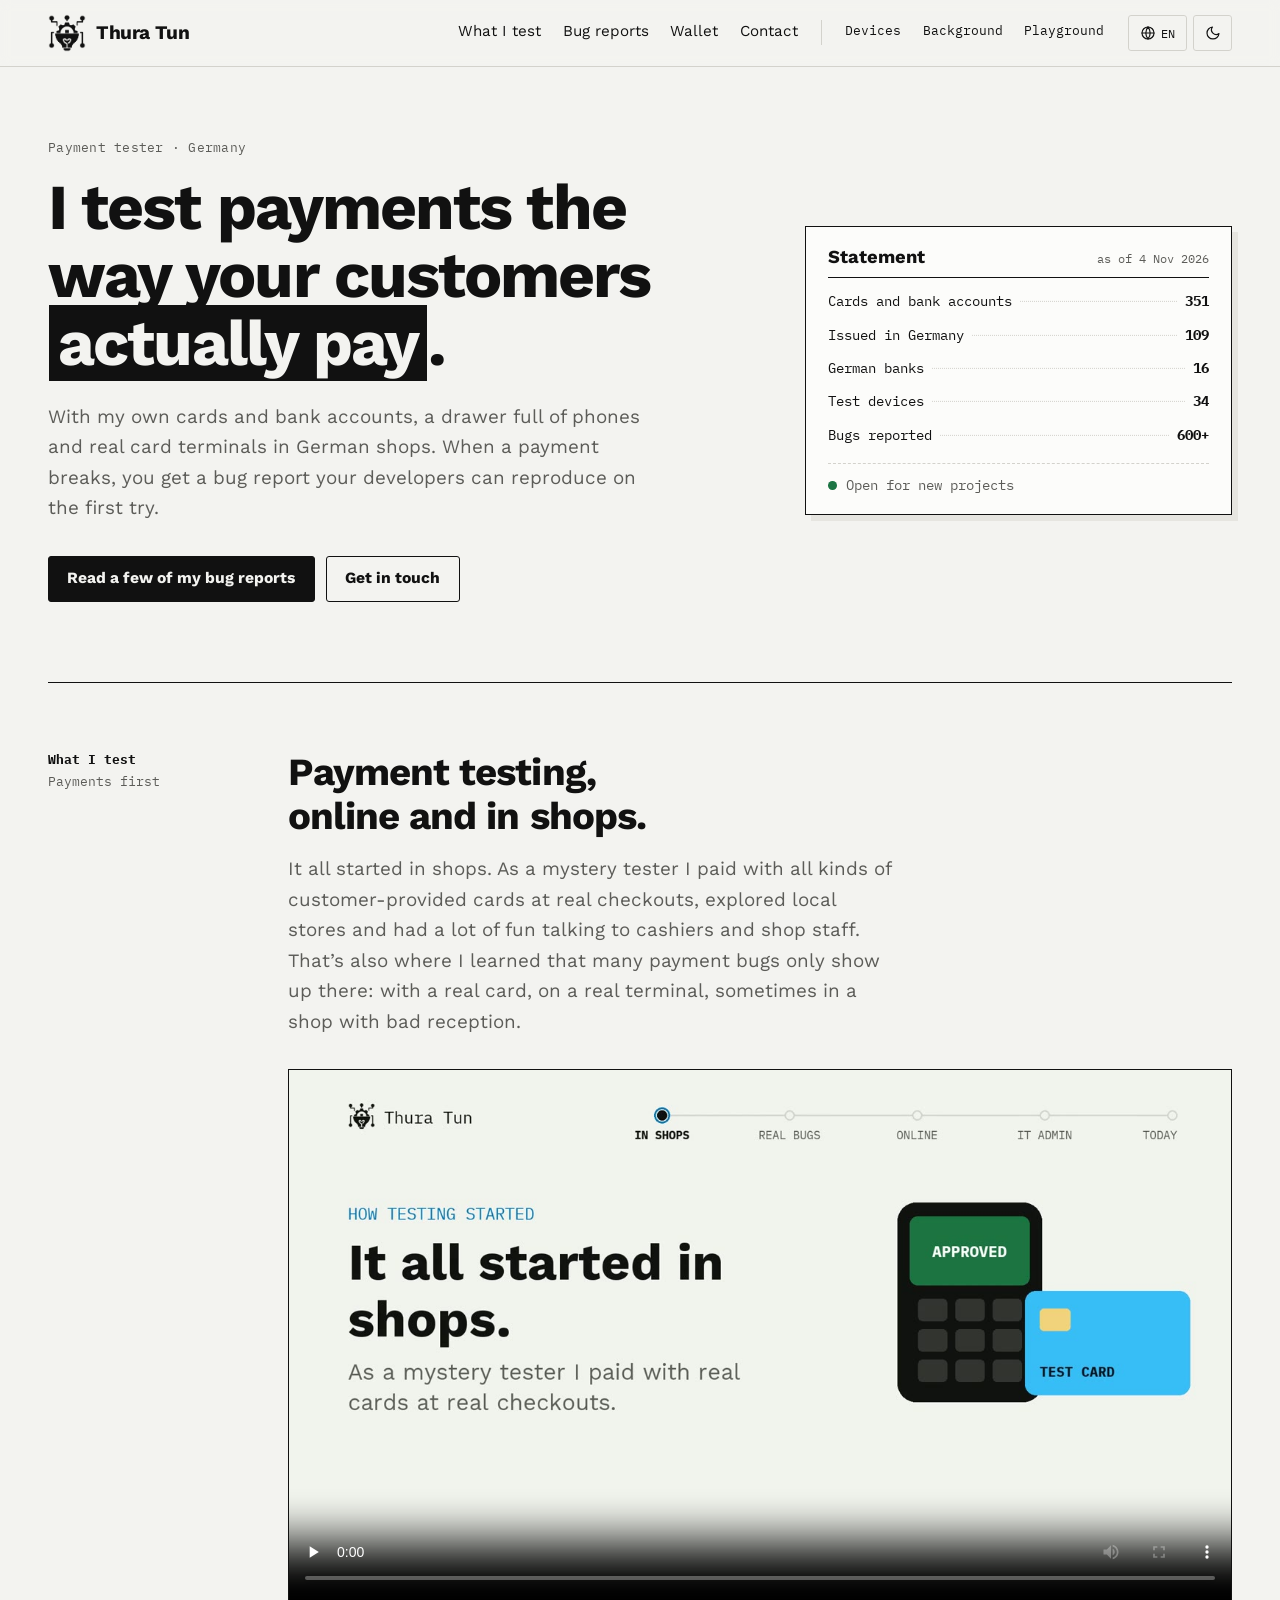
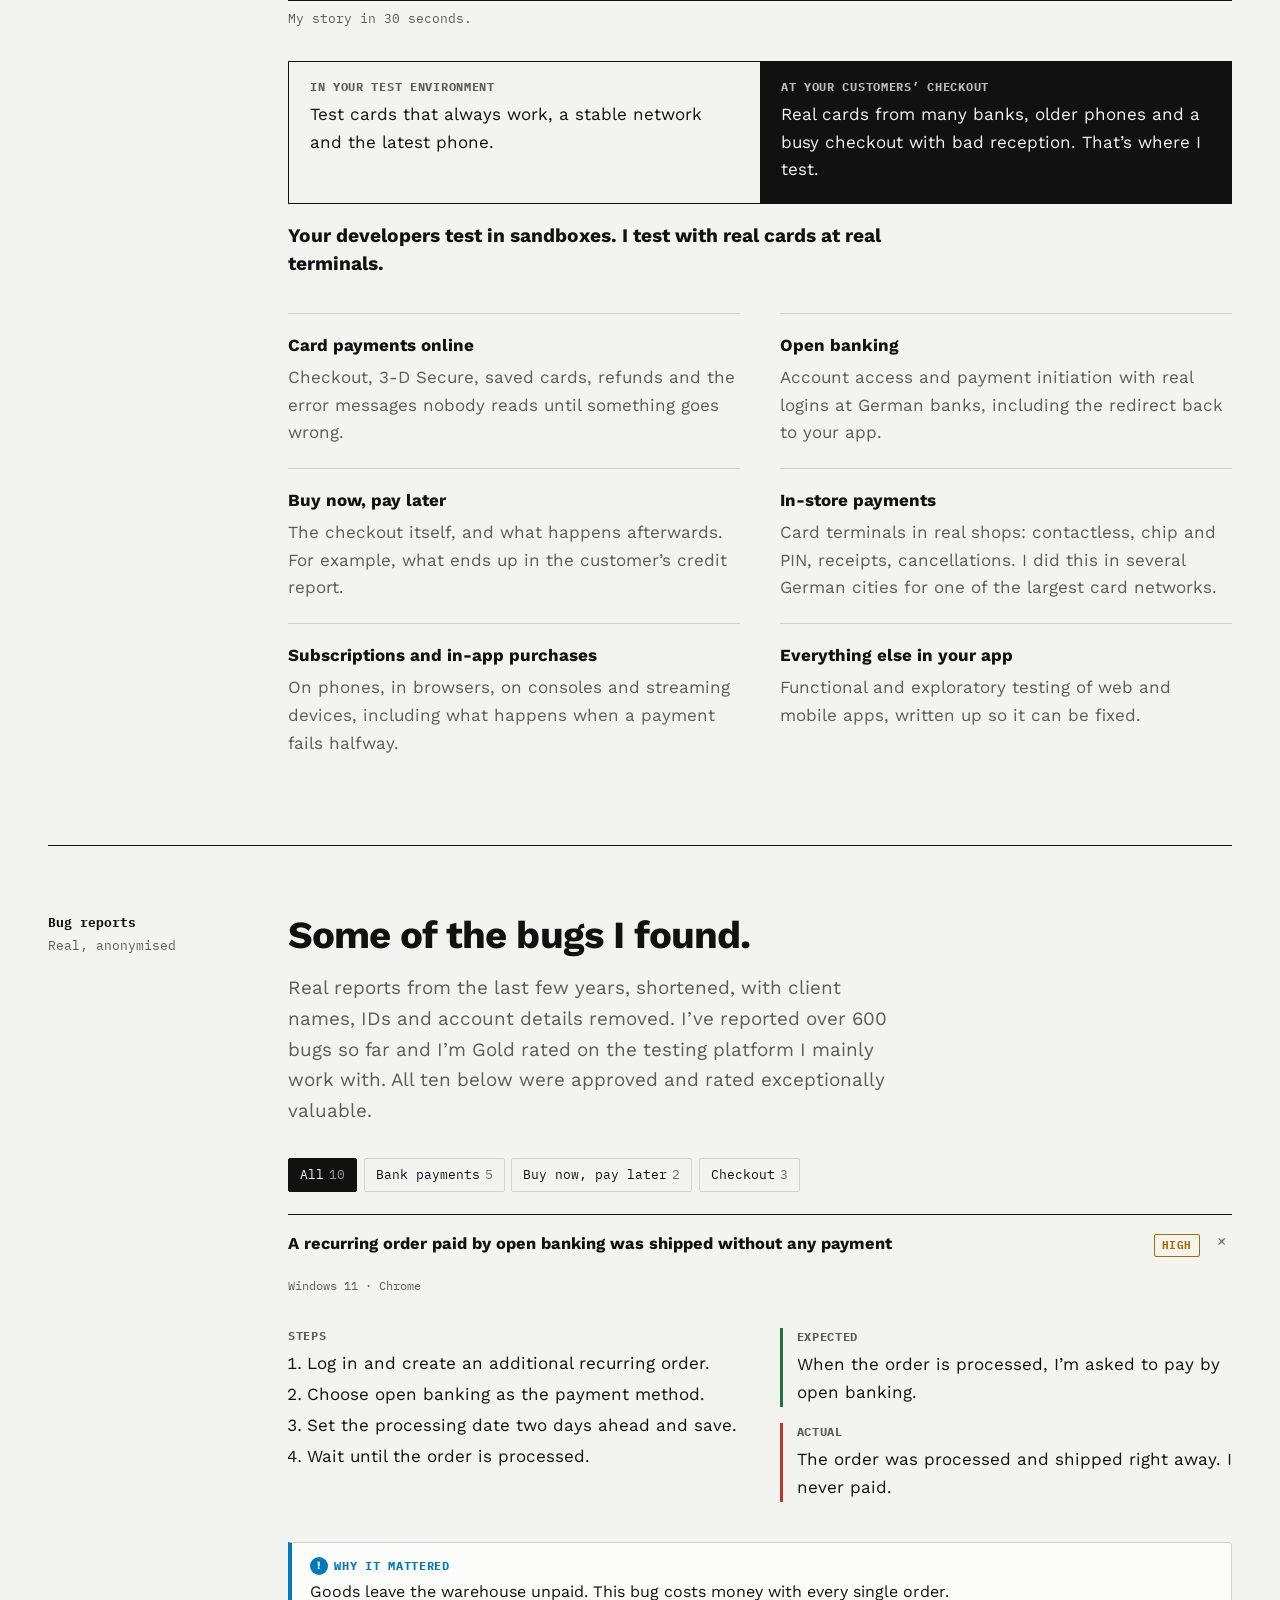
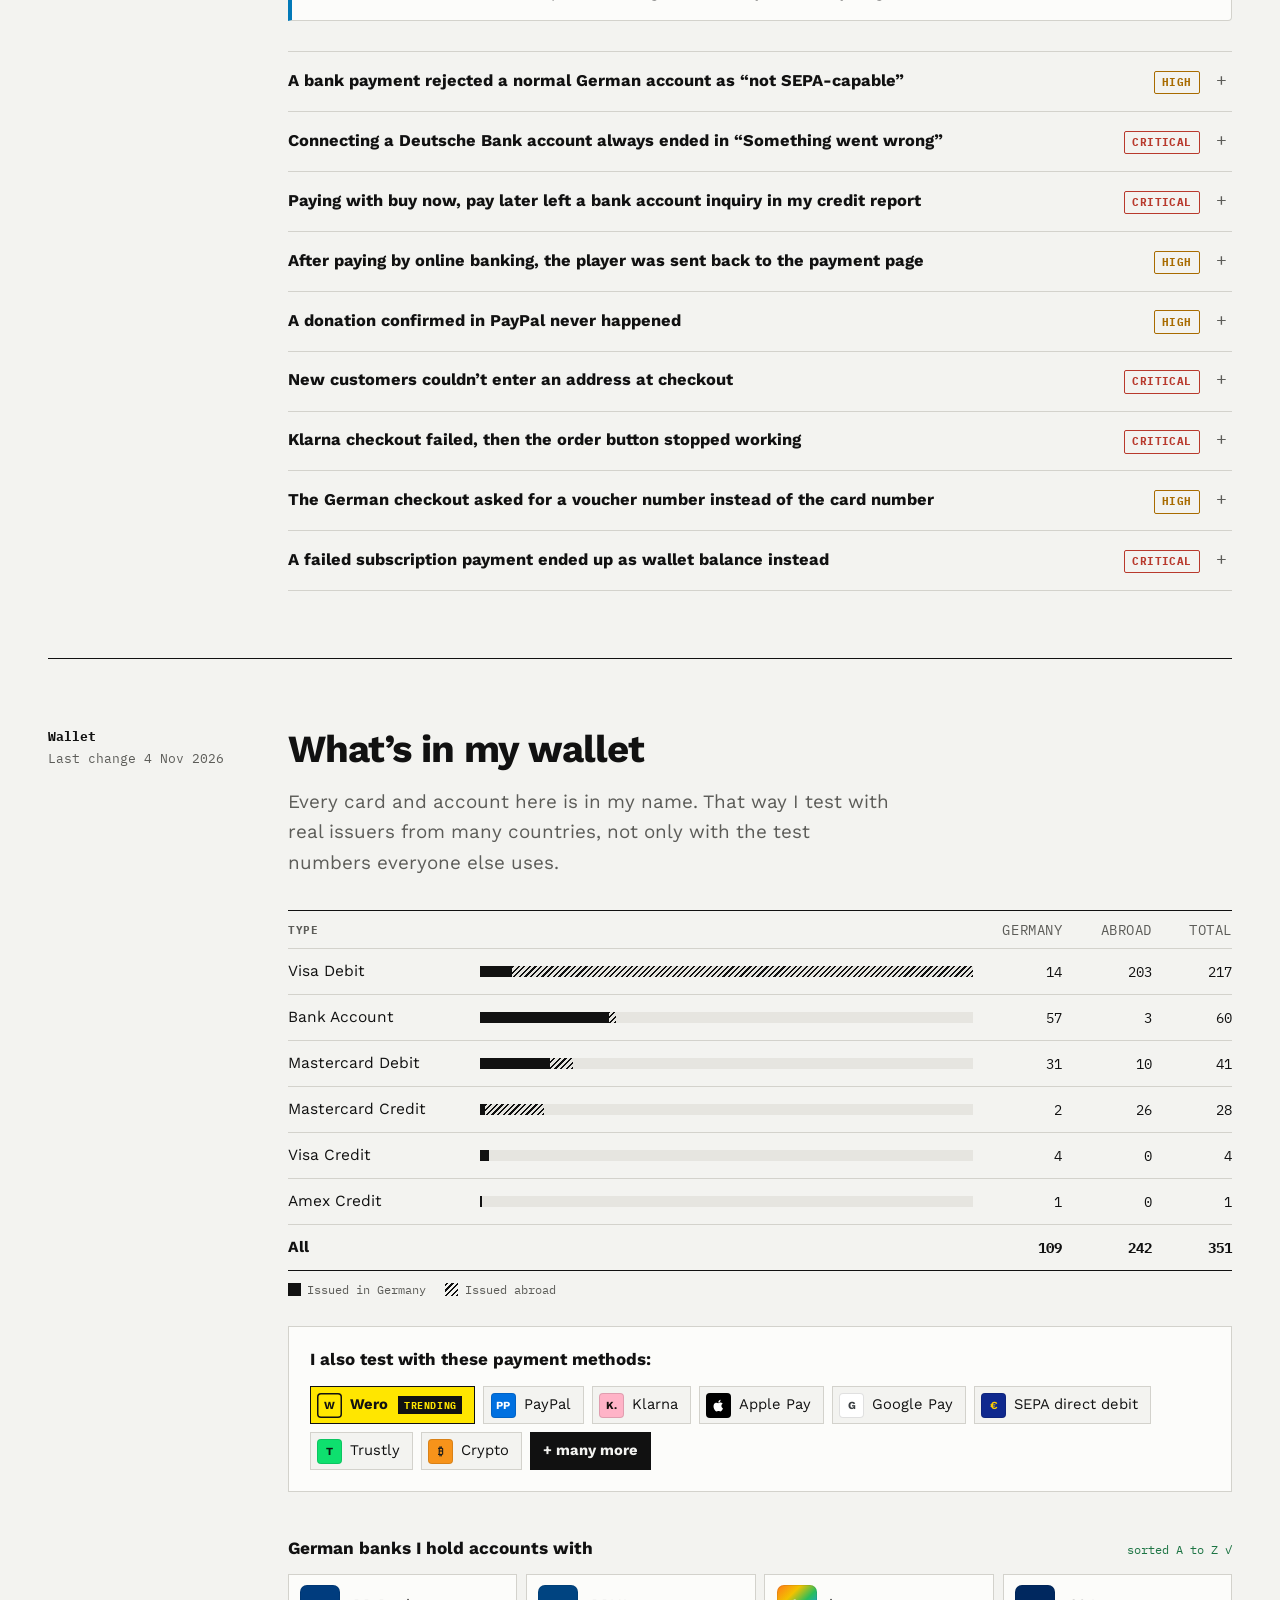
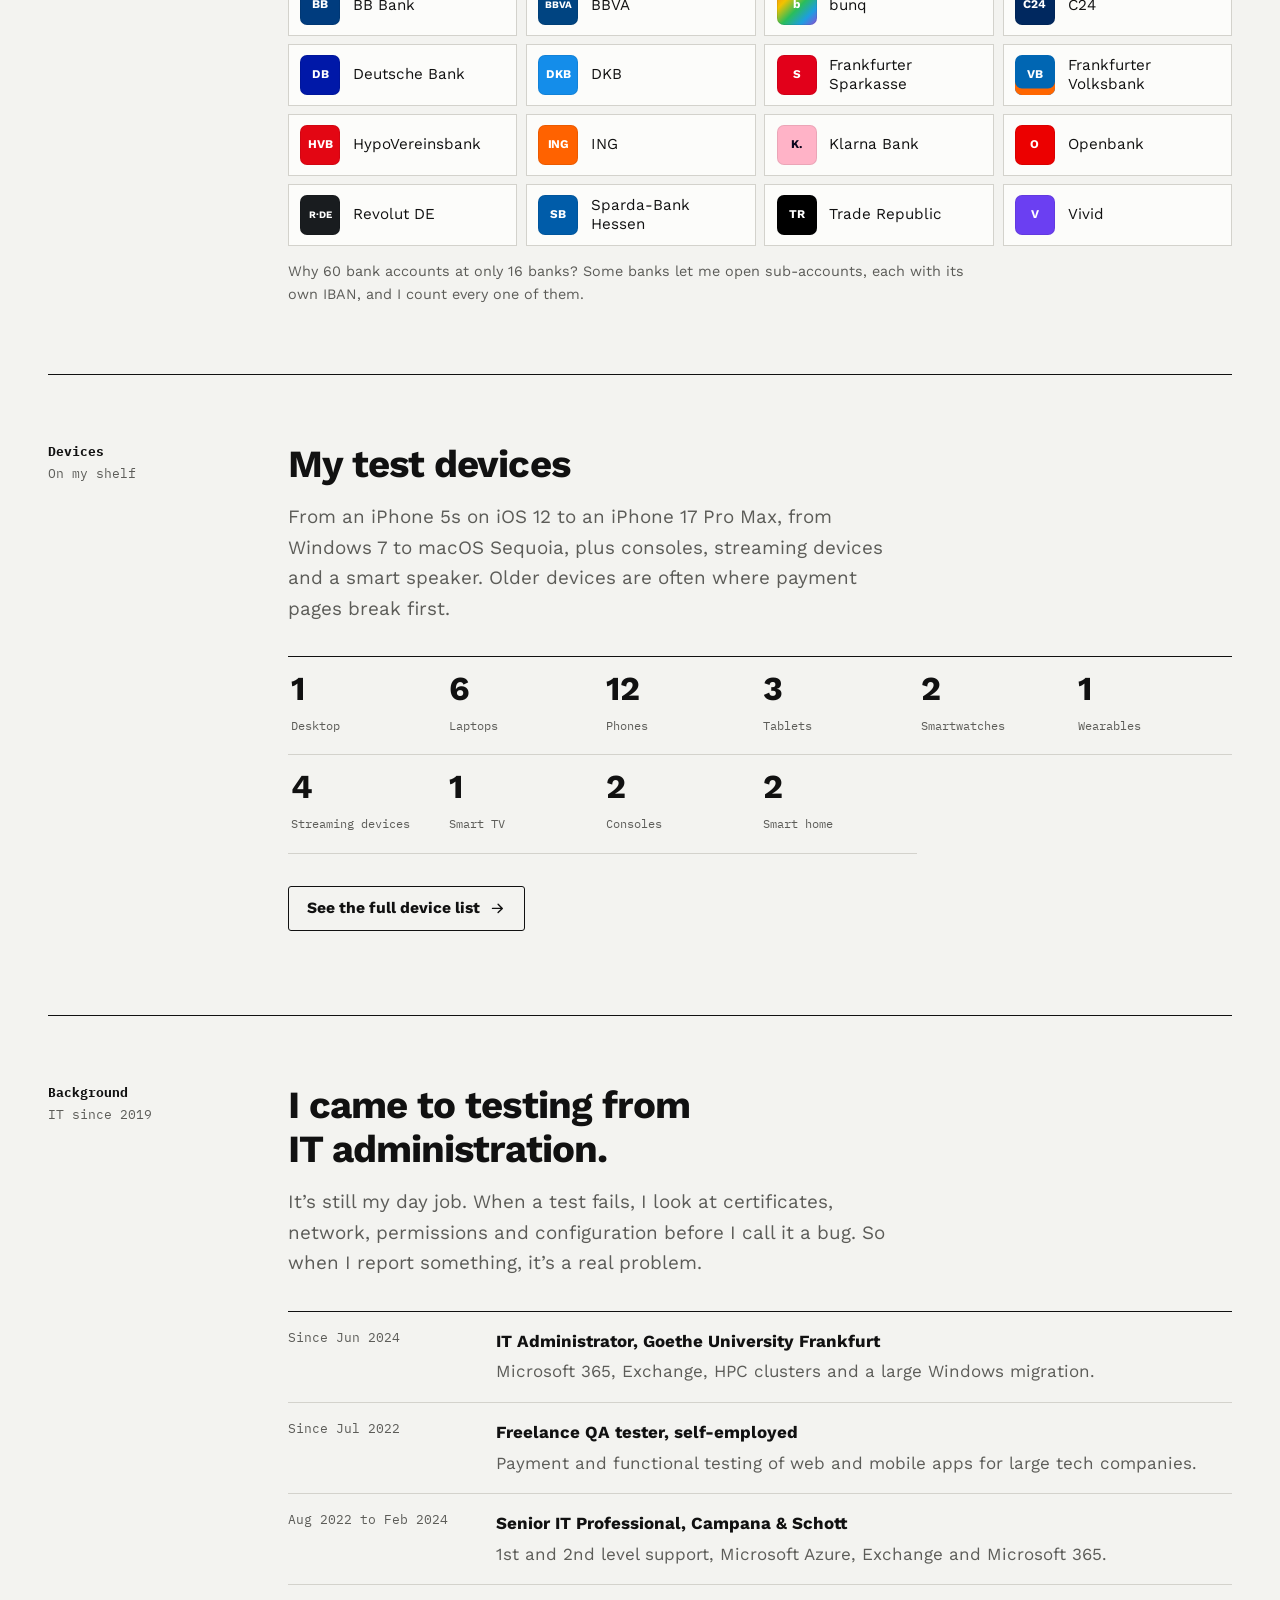
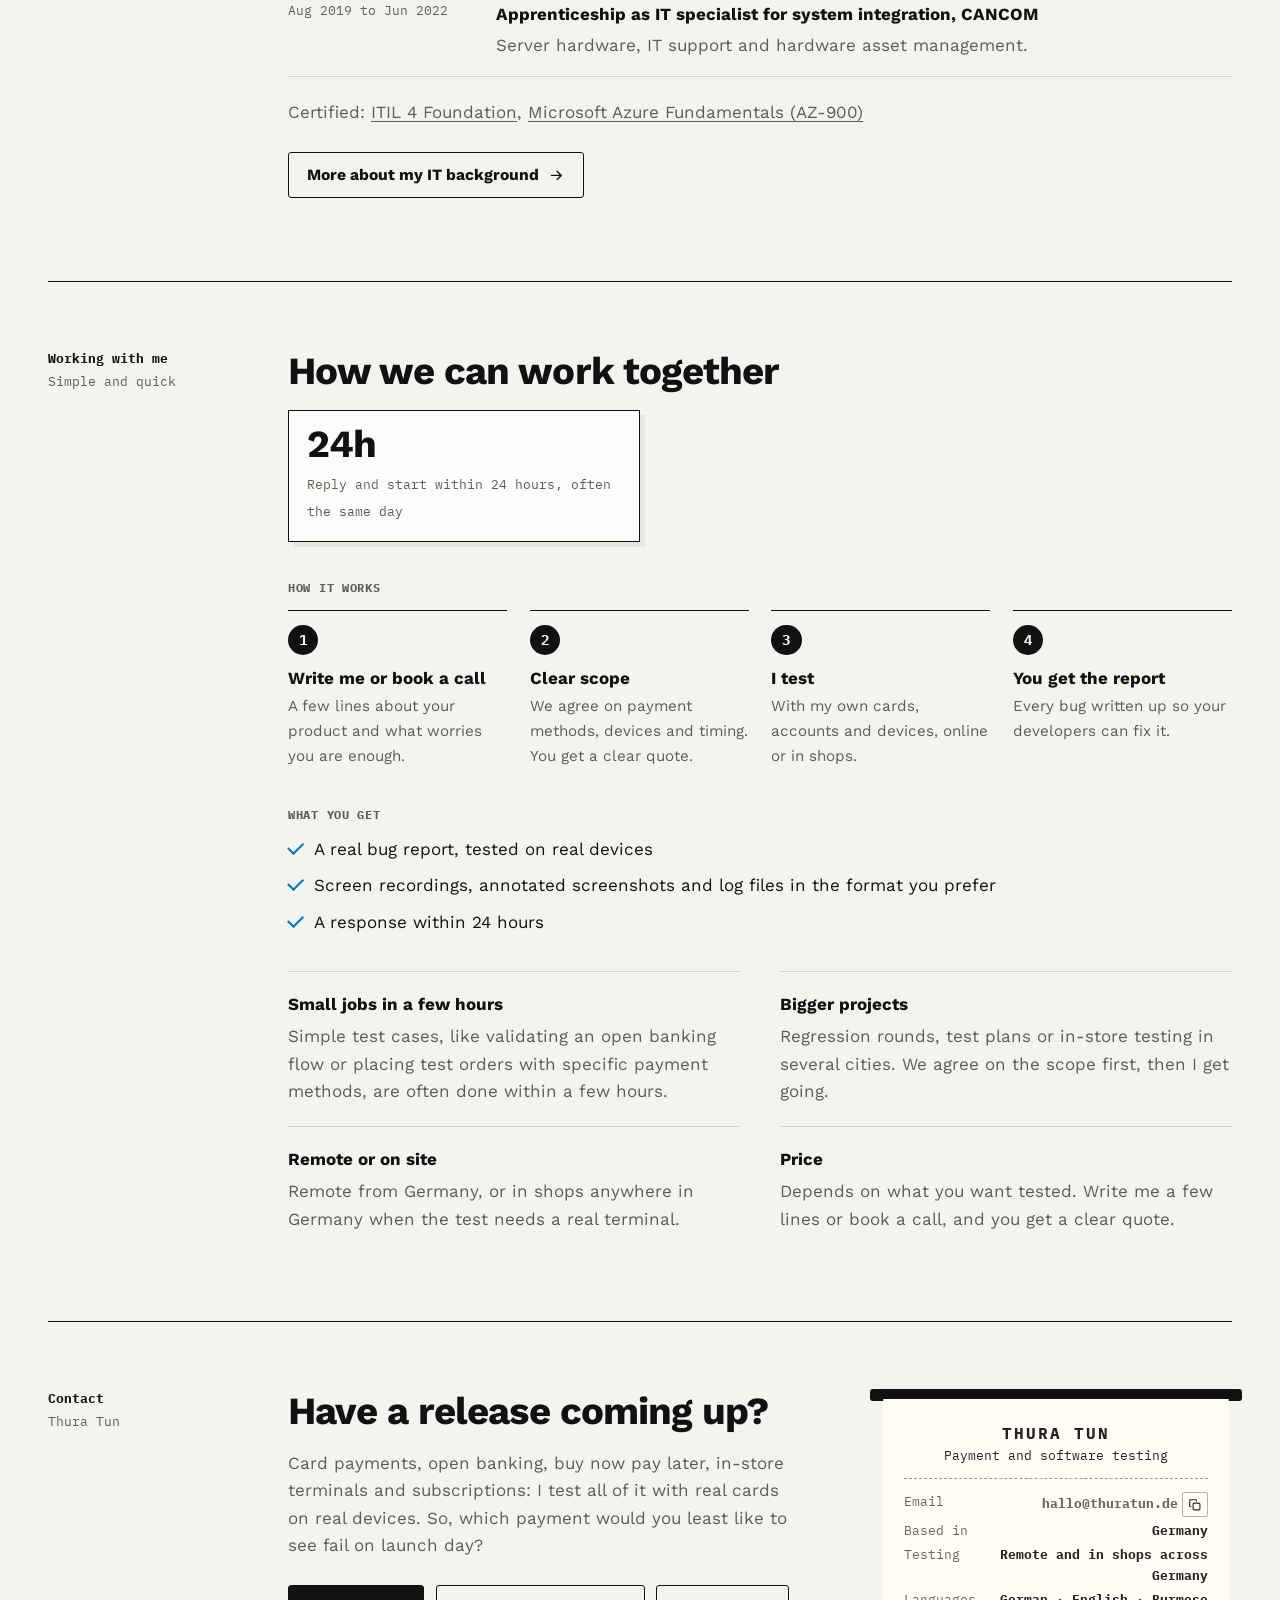
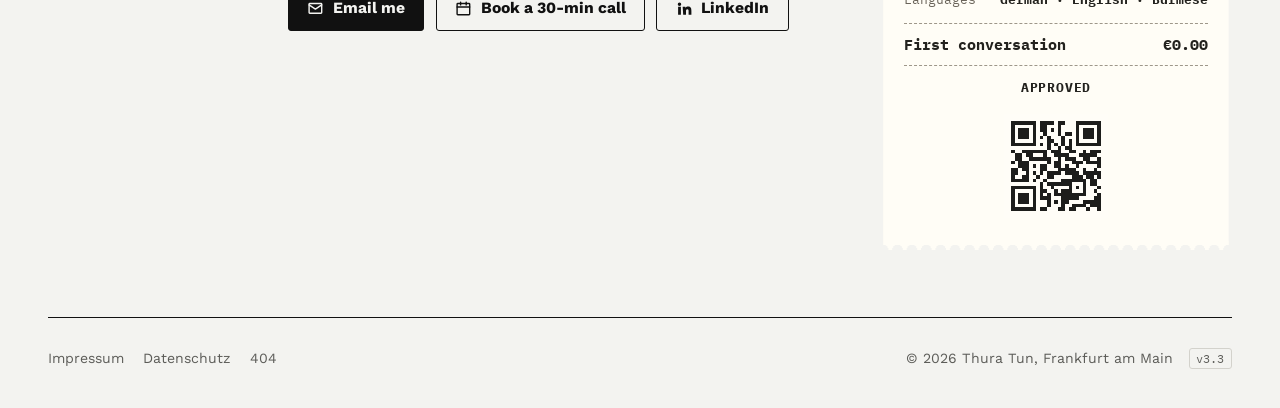
<file: index.html>
<!DOCTYPE html>
<html lang="en">
<head>
<meta charset="utf-8">
<meta name="viewport" content="width=device-width, initial-scale=1, viewport-fit=cover">
<title>Thura Tun | Payment Tester in Germany (Frankfurt)</title>
<meta name="description" content="Freelance payment tester in Frankfurt, Germany. Online, open banking, BNPL and in-store payment testing with 350+ own cards and bank accounts and 30+ devices.">
<link rel="canonical" href="https://thuratun.de/">
<link rel="alternate" hreflang="en" href="https://thuratun.de/">
<link rel="alternate" hreflang="de" href="https://thuratun.de/de/">
<link rel="alternate" hreflang="x-default" href="https://thuratun.de/">
<meta name="geo.region" content="DE-HE">
<meta name="geo.placename" content="Frankfurt am Main">
<meta property="og:type" content="website">
<meta property="og:url" content="https://thuratun.de/">
<meta property="og:title" content="Thura Tun | Payment Tester in Germany (Frankfurt)">
<meta property="og:description" content="Freelance payment tester in Frankfurt, Germany. Online, open banking, BNPL and in-store payment testing with 350+ own cards and bank accounts and 30+ devices.">
<meta property="og:image" content="https://thuratun.de/assets/og-image.png?v=9">
<meta property="og:image:width" content="1200">
<meta property="og:image:height" content="630">
<meta property="og:image:alt" content="Thura Tun, payment tester in Frankfurt">
<meta name="twitter:card" content="summary_large_image">
<meta name="twitter:image" content="https://thuratun.de/assets/og-image.png?v=9">
<meta property="og:locale" content="en_GB">
<meta property="og:locale:alternate" content="de_DE">
<script type="application/ld+json">{"@context": "https://schema.org", "@type": "ProfessionalService", "name": "Thura Tun, Payment Tester", "description": "Freelance payment tester in Frankfurt, Germany. Online, open banking, BNPL and in-store payment testing with 350+ own cards and bank accounts and 30+ devices.", "url": "https://thuratun.de/", "address": {"@type": "PostalAddress", "addressLocality": "Frankfurt am Main", "addressRegion": "Hessen", "addressCountry": "DE"}, "areaServed": {"@type": "Country", "name": "Germany"}, "serviceType": ["Payment testing", "Open banking testing", "In-store payment testing", "Mobile app testing", "Web testing"], "founder": {"@type": "Person", "name": "Thura Tun", "jobTitle": "Payment Tester", "url": "https://thuratun.de/", "sameAs": ["https://www.linkedin.com/in/tunthura/"], "knowsLanguage": ["de", "en", "my"], "hasCredential": [{"@type": "EducationalOccupationalCredential", "name": "ITIL 4 Foundation"}, {"@type": "EducationalOccupationalCredential", "name": "Microsoft Certified: Azure Fundamentals (AZ-900)", "url": "https://www.credly.com/badges/9dc0fa04-e932-4269-af0b-c82157c03073"}]}}</script>
<meta name="theme-color" content="#F3F3F0" media="(prefers-color-scheme: light)">
<meta name="theme-color" content="#0E0E0E" media="(prefers-color-scheme: dark)">
<link rel="icon" type="image/png" href="[data-uri]">
<link rel="apple-touch-icon" href="[data-uri]">
<link rel="preload" href="assets/fonts/WorkSans-Regular.woff" as="font" type="font/woff" crossorigin>
<link rel="stylesheet" href="assets/fonts.css">
<script defer src="https://cloud.umami.is/script.js" data-website-id="a2760b34-6fcb-44bb-a17a-fbfdb37f8c8f"></script>
<style>
:root{--mi:url([data-uri]);--mf:url([data-uri])}
.mk-i{--m:var(--mi)}.mk-f{--m:var(--mf)}
:root{
  --bg:#F3F3F0;--paper:#FCFCFA;--ink:#111111;--muted:#5C5C58;--line:#D3D2CC;--line2:#E6E5E0;
  --hi:#8FD3F7;--acc:#0279B8;--ok:#1C7443;--bad:#B8392C;--warn:#A86B00;
  --serif:"Young Serif",Georgia,"Times New Roman",serif;
  --sans:"Work Sans","Segoe UI",system-ui,-apple-system,Arial,sans-serif;
  --mono:"IBM Plex Mono",ui-monospace,"Cascadia Mono",Consolas,monospace;
  --w:74rem;color-scheme:light
}
@media (prefers-color-scheme:dark){:root:not([data-theme="light"]){--bg:#0E0E0E;--paper:#181818;--ink:#EDEDEA;--muted:#A2A29E;--line:#343432;--line2:#242423;--hi:#38BDF8;--acc:#38BDF8;--ok:#69C28F;--bad:#EE7E6E;--warn:#E3A93F;color-scheme:dark}}
:root[data-theme="dark"]{--bg:#0E0E0E;--paper:#181818;--ink:#EDEDEA;--muted:#A2A29E;--line:#343432;--line2:#242423;--hi:#38BDF8;--acc:#38BDF8;--ok:#69C28F;--bad:#EE7E6E;--warn:#E3A93F;color-scheme:dark}
*,*::before,*::after{box-sizing:border-box}
html{-webkit-text-size-adjust:100%;scroll-padding-top:5.5rem}
body{margin:0;background:var(--bg);color:var(--ink);font:400 1.0625rem/1.62 var(--sans);-webkit-font-smoothing:antialiased;text-rendering:optimizeLegibility}
:root[lang="my"] body{font-family:var(--sans),"Myanmar Text","Noto Sans Myanmar","Padauk",sans-serif;line-height:1.9}
img,svg{display:block;max-width:100%}
a{color:inherit;text-decoration-thickness:1px;text-underline-offset:.2em}
a:hover{text-decoration-color:var(--acc);text-decoration-thickness:2px}
:focus-visible{outline:2px solid var(--ink);outline-offset:3px}
button{font:inherit;color:inherit}
::selection{background:var(--hi);color:#111}
.w{width:min(100% - 2.5rem,var(--w));margin-inline:auto}
.sr{position:absolute;width:1px;height:1px;overflow:hidden;clip:rect(0 0 0 0);white-space:nowrap}
.mono{font-family:var(--mono)}

/* type */
h1,h2,h3{font-weight:400;margin:0;text-wrap:balance}
h1{font:700 clamp(2.3rem,5.2vw,4rem)/1.06 var(--sans);letter-spacing:-.03em}
h2{font:700 clamp(1.65rem,3.2vw,2.4rem)/1.15 var(--sans);letter-spacing:-.025em}
h3{font:700 1.08rem/1.35 var(--sans)}
:root[lang="my"] h1,:root[lang="my"] h2{font-family:var(--sans),"Myanmar Text","Noto Sans Myanmar",serif;line-height:1.45}
p{margin:0 0 1rem}
.lead{font-size:1.18rem;color:var(--muted);max-width:38rem}
.kick{font:500 .8rem/1.4 var(--mono);color:var(--muted);letter-spacing:.02em;margin:0 0 1.1rem}
/* highlight: magnetic stripe, swiped in from the left like a card */
.mark{background:linear-gradient(var(--ink),var(--ink)) no-repeat 0 0/0% 100%;padding:0 .14em;margin:0 .02em;-webkit-box-decoration-break:clone;box-decoration-break:clone;transition:background-size .7s cubic-bezier(.7,0,.2,1) .3s,color .2s linear .62s}
.mark.on,html:not(.js) .mark{background-size:100% 100%;color:var(--bg)}
.mark.done{transition:none}

/* header */
.hd{position:sticky;top:0;z-index:40;background:color-mix(in srgb,var(--bg) 92%,transparent);backdrop-filter:blur(6px);-webkit-backdrop-filter:blur(6px);border-bottom:1px solid var(--line)}
.hd-in{display:flex;align-items:center;gap:1.5rem;min-height:4.1rem}
.wm{display:flex;align-items:center;gap:.6rem;text-decoration:none;white-space:nowrap}
.mk{display:inline-block;background:currentColor;-webkit-mask:var(--m) center/contain no-repeat;mask:var(--m) center/contain no-repeat;flex:none}
.mk-i{width:2.4rem;height:2.4rem;transition:transform .35s cubic-bezier(.3,1.5,.5,1)}
.wm:hover .mk-i{transform:rotate(-10deg)}
.mk-f{width:4.6rem;height:5.5rem}
.wm-n{font:700 1.2rem var(--sans);letter-spacing:-.02em}
.wm-s{font:500 .74rem var(--mono);color:var(--muted);align-self:flex-end;margin-bottom:.3rem}
.nv{display:flex;gap:1.35rem;margin-left:auto}
.nv a{font-size:.95rem;text-decoration:none;padding:.3rem 0;border-bottom:2px solid transparent;white-space:nowrap}
.nv a:hover{border-bottom-color:var(--hi)}
.nv .pg{position:relative}
.nv .sep{width:1px;align-self:stretch;margin:.35rem .1rem;background:var(--line)}
.nv .pg{font-family:var(--mono);font-size:.84rem;padding-top:.35rem}
.nv a.act,.nv a[aria-current="page"]{border-bottom-color:var(--ink)}
.tl{display:flex;gap:.4rem;align-items:center}
.tb{display:inline-flex;align-items:center;gap:.35rem;height:2.25rem;padding:0 .65rem;border:1px solid var(--line);background:none;border-radius:3px;cursor:pointer;font:500 .78rem var(--mono)}
.tb:hover{border-color:var(--ink)}
.tb svg{width:1rem;height:1rem}
#theme .sun{display:none}
:root[data-theme="dark"] #theme .sun{display:block}:root[data-theme="dark"] #theme .moon{display:none}
@media (prefers-color-scheme:dark){:root:not([data-theme="light"]) #theme .sun{display:block}:root:not([data-theme="light"]) #theme .moon{display:none}}
.mb{display:none}
.lsel{position:relative}
.lmenu{position:absolute;right:0;top:calc(100% + .4rem);min-width:9.5rem;background:var(--paper);border:1px solid var(--ink);padding:.3rem;z-index:50;box-shadow:4px 4px 0 var(--line)}
.lmenu[hidden]{display:none}
.lmenu button{display:flex;width:100%;justify-content:space-between;background:none;border:0;padding:.5rem .6rem;cursor:pointer;text-align:left;font-size:.95rem}
.lmenu button:hover{background:var(--line2)}
.lmenu button.on::after{content:"●";font-size:.6rem;align-self:center}
@media (max-width:62rem){
  .wm-s{display:none}
  .mb{display:inline-flex}
  .nv{position:absolute;left:0;right:0;top:100%;display:none;flex-direction:column;gap:0;background:var(--bg);border-bottom:1px solid var(--ink);padding:.5rem 1.25rem 1rem}
  .hd.open .nv{display:flex}
  .nv a{padding:.75rem 0;border-bottom:1px solid var(--line2);font-size:1.05rem}
  .nv .sep{height:1px;width:auto;margin:.6rem 0;background:var(--ink)}
  .nv .pg{font-size:.95rem;padding-top:.75rem}
  .nv a.act,.nv a[aria-current="page"]{border-bottom-color:var(--line2);font-weight:600}
  .tl{margin-left:auto}
}

/* buttons */
.btns{display:flex;flex-wrap:wrap;gap:.7rem}
.btn{display:inline-flex;align-items:center;gap:.55rem;padding:.78rem 1.15rem;border:1.5px solid var(--ink);border-radius:3px;background:transparent;font:600 .98rem/1.2 var(--sans);text-decoration:none;cursor:pointer;transition:transform .15s,box-shadow .15s}
.btn svg{width:1.05rem;height:1.05rem;flex:none}
.btn.primary{background:var(--ink);color:var(--bg)}
.btn:hover{transform:translate(-2px,-2px);box-shadow:3px 3px 0 var(--acc);text-decoration:none}
.btn:active{transform:none;box-shadow:none}

/* ledger sections: label column + content column */
.sec{display:grid;grid-template-columns:12.5rem minmax(0,1fr);gap:2.5rem;padding:4.2rem 0;border-top:1.5px solid var(--ink)}
.sec-l{font:500 .8rem/1.5 var(--mono);color:var(--muted)}
.sec-l b{display:block;color:var(--ink);font-weight:700;margin-bottom:.2rem}
.sec-l span{display:block}
.sec-l>div{position:sticky;top:6rem}
.sec h2{max-width:40rem;margin-bottom:1rem}
.sec .lead{margin-bottom:2rem}
@media (max-width:52rem){.sec{grid-template-columns:1fr;gap:1rem;padding:3rem 0}.sec-l>div{position:static;display:flex;gap:.8rem;flex-wrap:wrap}.sec-l b{margin:0}}

/* tags */
.tag{display:inline-block;font:600 .7rem/1 var(--mono);text-transform:uppercase;letter-spacing:.04em;padding:.32rem .45rem;border:1px solid currentColor;border-radius:2px;white-space:nowrap}
.tag.crit{color:var(--bad)}.tag.high{color:var(--warn)}

/* chips used as filters */
.flt{display:flex;flex-wrap:wrap;gap:.4rem;margin:0 0 1.4rem}
.flt button{font:500 .8rem var(--mono);padding:.45rem .7rem;border:1px solid var(--line);background:none;border-radius:2px;cursor:pointer}
.flt button:hover{border-color:var(--ink)}
.flt button[aria-pressed="true"]{background:var(--ink);color:var(--bg);border-color:var(--ink)}
.flt button i{font-style:normal;opacity:.6;margin-left:.3rem}

/* receipt (contact) */
.ct{display:grid;grid-template-columns:minmax(0,1fr) 22rem;gap:3rem;align-items:start}
.ct h2{margin-bottom:1rem}
.ct p{color:var(--muted);max-width:32rem;margin-bottom:1.6rem}
.rw{position:relative;padding-top:.6rem}
.rw::before{content:"";position:absolute;left:-.6rem;right:-.6rem;top:0;height:.7rem;background:var(--ink);border-radius:3px}
.rc{position:relative;background:#FFFDF6;color:#23221E;font:400 .82rem/1.55 var(--mono);padding:1.4rem 1.3rem 1.5rem;margin:0 .2rem;box-shadow:0 18px 30px -24px rgba(0,0,0,.6);-webkit-mask:linear-gradient(#000 0 0) top/100% calc(100% - .55rem) no-repeat,radial-gradient(circle at 50% 100%,transparent .32rem,#000 .34rem) bottom/.9rem .56rem repeat-x;mask:linear-gradient(#000 0 0) top/100% calc(100% - .55rem) no-repeat,radial-gradient(circle at 50% 100%,transparent .32rem,#000 .34rem) bottom/.9rem .56rem repeat-x;transform-origin:top;padding-bottom:2rem}
.rc.rc-print{animation:feed 1.6s steps(14,end) both}
@keyframes feed{from{clip-path:inset(0 0 100% 0)}to{clip-path:inset(0 0 0 0)}}
.rc-h{text-align:center;border-bottom:1px dashed #9E978A;padding-bottom:.7rem;margin-bottom:.7rem}
.rc-h b{display:block;font-size:1rem;letter-spacing:.12em}
.rc-l{display:flex;justify-content:space-between;gap:1rem;padding:.12rem 0}
.rc-l span{color:#6A645A;flex:none}
.rc-l b{font-weight:700;text-align:right}
.rc-t{display:flex;justify-content:space-between;border-top:1px dashed #9E978A;border-bottom:1px dashed #9E978A;margin:.7rem 0;padding:.55rem 0;font-weight:700;font-size:.95rem}
.rc-ok{text-align:center;font-weight:700;letter-spacing:.06em}
.rc-em{display:flex;align-items:center;gap:.3rem;min-width:0}
.rc-em a{font-weight:700;text-decoration:none;overflow-wrap:anywhere}
.rc-cp{display:inline-grid;place-items:center;border:1px solid #B8B1A3;background:none;border-radius:2px;width:1.6rem;height:1.6rem;cursor:pointer;color:#23221E;flex:none;padding:0}
.rc-cp svg{width:.85rem;height:.85rem}
.rc-cp.ok{width:auto;padding:0 .35rem;gap:.2rem;display:inline-flex;align-items:center;font-size:.7rem}
.rc-qr{display:flex;justify-content:center;margin-top:1rem}
.rc-qr svg{width:6.5rem;height:6.5rem}
@media (max-width:52rem){.ct{grid-template-columns:1fr}.rw{max-width:22rem}}
@media (max-width:40rem){.ct .btns{flex-wrap:nowrap;gap:.45rem}.ct .btn{flex:1 1 auto;justify-content:center;padding:.72rem .6rem;font-size:.9rem;gap:.4rem}}

/* footer */
.ft{border-top:1.5px solid var(--ink);padding:1.8rem 0 2.4rem;display:flex;flex-wrap:wrap;justify-content:space-between;align-items:center;gap:1.2rem;font-size:.88rem;color:var(--muted)}
.ft-l{display:flex;align-items:center;gap:1rem;margin-left:auto}
.ft-l .mk{color:var(--ink)}
.ft nav{display:flex;flex-wrap:wrap;align-items:center;gap:1.2rem}
.ft a{text-decoration:none}
.ft a:hover{text-decoration:underline;text-decoration-color:var(--hi);text-decoration-thickness:3px}

/* plain page heads (legal, play, devices, it) */
.ph{padding:4rem 0 3rem}
.ph h1{max-width:52rem;margin-bottom:1.2rem}
.back{display:inline-flex;align-items:center;gap:.4rem;font:500 .8rem var(--mono);color:var(--muted);text-decoration:none;margin-bottom:1.6rem}
.back:hover{color:var(--ink)}
.back svg{width:.95rem;height:.95rem}

@media (prefers-reduced-motion:reduce){*,*::before,*::after{animation-duration:.01ms!important;animation-delay:0s!important;animation-iteration-count:1!important;transition-duration:.01ms!important;transition-delay:0s!important}}
@media print{.hd,.tl,.ft nav{display:none}}

.ver{font:500 .72rem/1 var(--mono);color:var(--muted);border:1px solid var(--line);border-radius:3px;padding:.22rem .42rem}
@media (max-width:40rem){.ft-l{margin-left:0}}/* hero */
.hero{display:grid;grid-template-columns:minmax(0,1.3fr) minmax(0,.8fr);gap:4rem;align-items:center;padding:4.5rem 0 5rem}
.hero h1{margin-bottom:1.5rem;max-width:44rem}
.hero .lead{margin-bottom:2rem}
.stmt{background:var(--paper);border:1.5px solid var(--ink);padding:1.2rem 1.35rem 1.1rem;font:400 .86rem/1.5 var(--mono);box-shadow:6px 6px 0 var(--line2)}
.st-hd{display:flex;justify-content:space-between;gap:1rem;align-items:baseline;border-bottom:1.5px solid var(--ink);padding-bottom:.6rem;margin-bottom:.4rem}
.st-hd b{font:700 1.15rem var(--sans)}
.st-hd>span{color:var(--muted);font-size:.75rem}
.st-r{display:flex;align-items:baseline;gap:.5rem;padding:.4rem 0}
.st-r i{flex:1;min-width:1rem;border-bottom:1.5px dotted var(--line);transform:translateY(-.3em)}
.st-r b{font-weight:700;white-space:nowrap}
.st-bal{border-top:1px solid var(--ink);margin-top:.35rem;padding-top:.65rem}
.st-ft{display:flex;align-items:center;gap:.55rem;margin:.7rem 0 0;padding-top:.7rem;border-top:1px dashed var(--line);color:var(--muted)}
.dot{width:.55rem;height:.55rem;border-radius:50%;background:var(--ok);flex:none;animation:led 1.4s steps(2,jump-none) infinite}
@keyframes led{50%{opacity:.25}}
/* the statement prints line by line, like a receipt printer */
.js .stmt .st-r,.js .stmt .st-ft{clip-path:inset(0 100% 0 0);animation:print .55s steps(14,end) forwards;animation-delay:calc(.45s + var(--i)*.32s)}
@keyframes print{to{clip-path:inset(0 0 0 0)}}
@media (max-width:60rem){.hero{grid-template-columns:1fr;gap:2.5rem;padding:3rem 0 3.5rem}.stmt{max-width:28rem}}

/* services */
.svc{display:grid;grid-template-columns:1fr 1fr;gap:0 2.5rem;margin:0}
.svc>div{border-top:1px solid var(--line);padding:1.15rem 0 1.3rem}
.svc dt{font-weight:700}
.svc dd{margin:.3rem 0 0;color:var(--muted)}
@media (max-width:40rem){.svc{grid-template-columns:1fr}}

/* bug log */
.bugs{list-style:none;margin:0;padding:0;border-top:1.5px solid var(--ink)}
.bug{border-bottom:1px solid var(--line)}
.bug[hidden]{display:none}
.bug-q{display:grid;grid-template-columns:minmax(0,1fr) auto 1rem;gap:1rem;align-items:baseline;width:100%;padding:1.05rem 0;background:none;border:0;text-align:left;cursor:pointer}
.bug-d{font:500 .78rem var(--mono);color:var(--muted)}
.bug-t{font-weight:600;font-size:1.03rem;line-height:1.4}
.bug-q:hover .bug-t{text-decoration:underline;text-decoration-color:var(--hi);text-decoration-thickness:3px;text-underline-offset:.2em}
.bug-i{font:500 1.1rem/1 var(--mono);color:var(--muted);transition:transform .25s}
.bug.open .bug-i{transform:rotate(45deg)}
.bug-x{display:grid;grid-template-rows:0fr;transition:grid-template-rows .4s cubic-bezier(.6,0,.2,1)}
.bug.open .bug-x{grid-template-rows:1fr}
.bug-x>div{overflow:hidden}
.bug-b{position:relative;display:grid;grid-template-columns:minmax(0,1fr) minmax(0,1fr);gap:1.2rem 2.5rem;padding:.2rem 0 1.9rem 0}
.bug-env{grid-column:1/-1;font:500 .78rem var(--mono);color:var(--muted)}
.bug-b h4{font:600 .72rem var(--mono);text-transform:uppercase;letter-spacing:.06em;color:var(--muted);margin:0 0 .45rem}
.bug-b ol{margin:0;padding-left:1.2rem}
.bug-b li{margin:.2rem 0}
.ea{border-left:3px solid var(--ok);padding:.05rem 0 .05rem .85rem;margin-bottom:1rem}
.ea.bad{border-left-color:var(--bad)}
.ea p{margin:0}
.why{grid-column:1/-1;font:400 1rem/1.55 var(--sans);color:var(--ink);background:var(--paper);border:1px solid var(--line);border-left:4px solid var(--acc);border-radius:0 4px 4px 0;padding:.85rem 1.1rem .95rem;margin:.3rem 0 0}
:root[lang="my"] .why{font-family:var(--sans)}
.why span{font:600 .72rem var(--mono);text-transform:uppercase;letter-spacing:.06em;color:var(--acc);display:flex;align-items:center;gap:.4rem;margin-bottom:.3rem}
.why span:before{content:"!";display:inline-grid;place-items:center;width:1.15rem;height:1.15rem;border-radius:50%;background:var(--acc);color:var(--paper);font:700 .7rem var(--sans);letter-spacing:0}
@media (max-width:52rem){
  .bug-q{grid-template-columns:minmax(0,1fr) 1rem;gap:.4rem .8rem}
  .bug .tag{grid-column:1;grid-row:1;justify-self:start}.bug-i{grid-column:2;grid-row:1/3;align-self:center}
  .bug-t{grid-column:1;grid-row:2}
  .bug-b{grid-template-columns:1fr;padding-left:0}
}

/* wallet */
.wt{border-top:1.5px solid var(--ink);margin-bottom:1.2rem}
.wt-r{display:grid;grid-template-columns:11rem minmax(0,1fr) 4.6rem 4.6rem 4rem;gap:1rem;align-items:center;padding:.62rem 0;border-bottom:1px solid var(--line);font-size:.97rem}
.wt-r.hd2{font:600 .7rem var(--mono);text-transform:uppercase;letter-spacing:.05em;color:var(--muted);padding:.55rem 0}
.wt-r.tot{border-bottom:1.5px solid var(--ink);font-weight:700}
.wt-r .n{text-align:right;font:500 .9rem var(--mono)}
.wt-r.tot .n{font-weight:700}
.wt-bar{display:flex;height:.7rem;background:var(--line2)}
.wt-bar i{display:block;height:100%;background:var(--ink);width:0;transition:width .9s steps(12,end)}
.wt-bar i+i{background:repeating-linear-gradient(-45deg,var(--ink) 0 1.5px,transparent 1.5px 4px)}
.wt-lg{display:flex;gap:1.2rem;font:500 .74rem var(--mono);color:var(--muted);margin:.7rem 0 0}
.wt-lg span{display:inline-flex;align-items:center;gap:.4rem}
.wt-lg i{width:.8rem;height:.8rem;display:inline-block;background:var(--ink)}
.wt-lg span+span i{background:repeating-linear-gradient(-45deg,var(--ink) 0 1.5px,transparent 1.5px 4px)}
.also{margin:1.8rem 0 2.8rem;padding:1.2rem 1.3rem 1.3rem;background:var(--paper);border:1px solid var(--line)}
.also p{font-weight:700;margin:0 0 .8rem}
.pm{list-style:none;margin:0;padding:0;display:flex;flex-wrap:wrap;gap:.5rem}
.pm li{display:inline-flex;align-items:center;gap:.5rem;padding:.35rem .75rem .35rem .4rem;border:1px solid var(--line);background:var(--bg);font-size:.92rem;transition:background .2s,color .2s,border-color .2s,transform .2s}
.pm li:hover{background:var(--b);color:var(--f);border-color:var(--b);transform:translateY(-2px)}
.pm-i{display:grid;place-items:center;width:1.55rem;height:1.55rem;border-radius:4px;background:var(--b);color:var(--f);font:700 .68rem var(--sans);box-shadow:inset 0 0 0 1px rgba(0,0,0,.12)}
.pm li:hover .pm-i{box-shadow:inset 0 0 0 1px currentColor}
.pm-i svg{width:.95rem;height:.95rem}
.pm .pm-x{padding-left:.75rem;background:var(--ink);color:var(--bg);border-color:var(--ink);font-weight:600}
.bb.st{box-shadow:inset 0 -.4rem 0 var(--s)}
@media (max-width:40rem){.wt-r{grid-template-columns:minmax(0,1fr) 3.3rem 3.3rem 3.3rem;gap:.5rem}.wt-r.hd2 .n{font-size:.6rem;letter-spacing:0}.wt-bar{display:none}.wt-r .bh{display:none}}
.bk-h{display:flex;justify-content:space-between;align-items:baseline;gap:1rem;margin-bottom:.9rem}
.bk-st{font-size:.75rem;color:var(--muted);white-space:nowrap}
.bk-st.ok{color:var(--ok)}
.banks{list-style:none;margin:0;padding:0;display:grid;grid-template-columns:repeat(auto-fill,minmax(12.5rem,1fr));gap:.55rem}
.banks li{display:flex;align-items:center;gap:.8rem;padding:.6rem .7rem;background:var(--paper);border:1px solid var(--line);min-width:0;font-size:.95rem;line-height:1.25}
.banks li:hover{border-color:var(--ink)}
.bb{flex:none;display:grid;place-items:center;width:2.5rem;height:2.5rem;border-radius:7px;background:var(--b,#444);color:var(--f,#fff);font:700 .74rem/1 var(--sans);letter-spacing:-.01em;box-shadow:inset 0 0 0 1px rgba(0,0,0,.08)}
.bb.lg{font-size:.62rem}

/* device summary */
.dsum{list-style:none;margin:0 0 2rem;padding:0;display:grid;grid-template-columns:repeat(auto-fill,minmax(8.5rem,1fr));border-top:1.5px solid var(--ink)}
.dsum li{padding:.9rem .2rem 1rem;border-bottom:1px solid var(--line)}
.dsum b{display:block;font:700 2.1rem/1 var(--sans);margin-bottom:.35rem}
.dsum span{font:500 .78rem var(--mono);color:var(--muted)}

/* background timeline */
.tline{list-style:none;margin:0 0 1.4rem;padding:0;border-top:1.5px solid var(--ink)}
.tline li{display:grid;grid-template-columns:11.5rem minmax(0,1fr);gap:1.5rem;padding:1rem 0;border-bottom:1px solid var(--line)}
.tl-d{font:500 .8rem/1.6 var(--mono);color:var(--muted)}
.tline p{margin:.2rem 0 0;color:var(--muted)}
.certs{color:var(--muted);margin-bottom:1.6rem}
@media (max-width:40rem){.tline li{grid-template-columns:1fr;gap:.2rem}}

.bk-note{margin:.9rem 0 0;font-size:.9rem;color:var(--muted);max-width:44rem}
.pm li.hot{background:var(--b);color:var(--f);border-color:#111;font-weight:600}
.pm li.hot .pm-i{box-shadow:inset 0 0 0 1.5px #111}
.pm li em{font:600 .62rem var(--mono);font-style:normal;text-transform:uppercase;letter-spacing:.06em;background:#111;color:#FFE600;padding:.15rem .35rem;margin-left:.15rem;animation:hot 2.4s steps(1,end) infinite}
@keyframes hot{0%,70%{opacity:1}80%{opacity:.35}90%{opacity:1}}

.wk{grid-template-columns:1fr 1fr}

/* the gap: test environment vs real checkout */
.gap{display:grid;grid-template-columns:1fr 1fr;gap:0;margin:0 0 1.1rem;border:1.5px solid var(--ink)}
.gap>div{padding:1.1rem 1.3rem 1.2rem}
.gap b{display:block;font:600 .74rem var(--mono);text-transform:uppercase;letter-spacing:.06em;margin-bottom:.45rem;color:var(--muted)}
.gap p{margin:0}
.gap .gap-me{background:var(--ink);color:var(--bg)}
.gap .gap-me b{color:var(--bg);opacity:.75}
.gap-l{font:700 1.2rem/1.45 var(--sans);margin:0 0 2.2rem;max-width:40rem}
@media (max-width:40rem){.gap{grid-template-columns:1fr}}

/* working with me */
.prom{display:grid;grid-template-columns:1fr;margin:.4rem 0 2.4rem;max-width:22rem}
.prom>div{background:var(--paper);border:1.5px solid var(--ink);box-shadow:5px 5px 0 var(--line2);padding:.9rem 1.1rem 1rem}
.prom b{display:block;font:700 2.4rem/1 var(--sans);letter-spacing:-.02em;margin-bottom:.4rem}
.prom span{font:500 .82rem/1.4 var(--mono);color:var(--muted)}
.sub-h{font:600 .74rem var(--mono);text-transform:uppercase;letter-spacing:.06em;color:var(--muted);margin:0 0 .9rem}
.steps{list-style:none;margin:0 0 2.4rem;padding:0;display:grid;grid-template-columns:repeat(4,minmax(0,1fr));gap:1.4rem;counter-reset:st}
.steps li{counter-increment:st;border-top:1.5px solid var(--ink);padding-top:.9rem}
.steps li:before{content:counter(st);display:grid;place-items:center;width:1.9rem;height:1.9rem;border-radius:50%;background:var(--ink);color:var(--bg);font:700 .85rem var(--mono);margin-bottom:.7rem}
.steps b{display:block;font-weight:700;line-height:1.35;margin-bottom:.3rem}
.steps p{margin:0;color:var(--muted);font-size:.95rem}
.get{list-style:none;margin:0 0 2.2rem;padding:0;display:grid;gap:.55rem}
.get li{display:flex;gap:.7rem;align-items:baseline}
.get li:before{content:"";flex:none;width:.95rem;height:.55rem;border-left:2.5px solid var(--acc);border-bottom:2.5px solid var(--acc);transform:translateY(-.25rem) rotate(-45deg)}
#work .btns{margin-top:2rem}
@media (max-width:60rem){.steps{grid-template-columns:1fr 1fr}}
@media (max-width:40rem){.steps{grid-template-columns:1fr}.prom{max-width:none}.prom b{font-size:2rem}}
@media (max-width:40rem){.svc.wk{grid-template-columns:1fr}}
.story{margin:0 0 2rem}.story video{display:block;width:100%;height:auto;border:1.5px solid var(--ink);background:var(--paper)}.story figcaption{font:500 .8rem/1.5 var(--mono);color:var(--muted);margin-top:.5rem}
</style>
<script>(function(d){d.className+=' js';try{var t=localStorage.getItem('theme');if(t)d.dataset.theme=t}catch(e){}})(document.documentElement)</script>
</head>
<body>
<a class="sr" href="#top">Skip to content</a>
<header class="hd" id="hd">
  <div class="w hd-in">
    <a class="wm" href="#top"><span class="mk mk-i" aria-hidden="true"></span><span class="wm-n">Thura Tun</span></a>
    <nav class="nv" id="nv" aria-label="Main"><a href="#services" data-i18n="n.what">What I test</a><a href="#bugs" data-i18n="n.bugs">Bug reports</a><a href="#wallet" data-i18n="n.wallet">Wallet</a><a href="#contact" data-i18n="n.ct">Contact</a><span class="sep" aria-hidden="true"></span><a href="devices" data-page="devices.html" class="pg" data-i18n="n.dev">Devices</a><a href="it-admin" data-page="it-admin.html" class="pg" data-i18n="n.bg">Background</a><a href="play" data-page="play.html" class="pg" data-i18n="n.play">Playground</a></nav>
    <div class="tl">
      <div class="lsel"><button class="tb" id="lang" type="button" aria-haspopup="true" aria-expanded="false" data-aria="langA"><svg viewBox="0 0 24 24" fill="none" stroke="currentColor" stroke-width="1.8" stroke-linecap="round" stroke-linejoin="round" aria-hidden="true"><circle cx="12" cy="12" r="9"/><path d="M3 12h18M12 3a14 14 0 0 1 0 18M12 3a14 14 0 0 0 0 18"/></svg><span id="lcur">EN</span></button><div class="lmenu" id="lmenu" role="menu" hidden><button type="button" role="menuitemradio" data-l="en" lang="en">English</button><button type="button" role="menuitemradio" data-l="de" lang="de">Deutsch</button><button type="button" role="menuitemradio" data-l="my" lang="my">မြန်မာ</button></div></div>
      <button class="tb" id="theme" type="button" data-aria="themeA"><svg class="moon" viewBox="0 0 24 24" fill="none" stroke="currentColor" stroke-width="1.8" stroke-linecap="round" stroke-linejoin="round" aria-hidden="true"><path d="M21 12.8A9 9 0 1 1 11.2 3a7 7 0 0 0 9.8 9.8z"/></svg><svg class="sun" viewBox="0 0 24 24" fill="none" stroke="currentColor" stroke-width="1.8" stroke-linecap="round" stroke-linejoin="round" aria-hidden="true"><circle cx="12" cy="12" r="4"/><path d="M12 2v2M12 20v2M4.9 4.9l1.4 1.4M17.7 17.7l1.4 1.4M2 12h2M20 12h2M4.9 19.1l1.4-1.4M17.7 6.3l1.4-1.4"/></svg></button>
      <button class="tb mb" id="menu" type="button" aria-expanded="false" aria-controls="nv"><span data-i18n="menu">Menu</span></button>
    </div>
  </div>
</header>
<main id="top">
  <div class="w hero">
    <div class="hero-t">
      <p class="kick" data-i18n="h.kick">Payment tester · Germany</p>
      <h1 data-i18n="h.h1">I test payments the way your customers <span class="mark">actually pay</span>.</h1>
      <p class="lead" data-i18n="h.p">With my own cards and bank accounts, a drawer full of phones and real card terminals in German shops. When a payment breaks, you get a bug report your developers can reproduce on the first try.</p>
      <div class="btns"><a class="btn primary" href="#bugs" data-i18n="h.b1">Read a few of my bug reports</a><a class="btn" href="#contact" data-i18n="h.b2">Get in touch</a></div>
    </div>
    <aside class="stmt" aria-labelledby="st-h">
      <div class="st-hd"><b id="st-h" data-i18n="st.h">Statement</b><span><span data-i18n="st.asof">as of</span> <span id="stDate">29.10.2026</span></span></div>
      <div class="st-r" style="--i:0"><span data-i18n="st.r1">Cards and bank accounts</span><i></i><b id="sTot">351</b></div>
      <div class="st-r" style="--i:1"><span data-i18n="st.r2">Issued in Germany</span><i></i><b id="sDE">109</b></div>
      <div class="st-r" style="--i:2"><span data-i18n="st.r3">German banks</span><i></i><b id="sBanks">16</b></div>
      <div class="st-r" style="--i:3"><span data-i18n="st.r4">Test devices</span><i></i><b id="sDev">33</b></div>
      <div class="st-r" style="--i:4"><span data-i18n="st.r5">Bugs reported</span><i></i><b>600+</b></div>
      <p class="st-ft" style="--i:5"><span class="dot" aria-hidden="true"></span><span data-i18n="st.ft">Open for new projects</span></p>
    </aside>
  </div>

  <div class="w">
    <section class="sec" id="services">
      <div class="sec-l"><div><b data-i18n="s1.l">What I test</b><span data-i18n="s1.n">Payments first</span></div></div>
      <div>
        <h2 data-i18n="s1.h">Payment testing, online and in shops.</h2>
        <p class="lead" data-i18n="s1.p">It all started in shops. As a mystery tester I paid with all kinds of customer-provided cards at real checkouts, explored local stores and had a lot of fun talking to cashiers and shop staff. That’s also where I learned that many payment bugs only show up there: with a real card, on a real terminal, sometimes in a shop with bad reception.</p>
        <figure class="story">
          <video controls playsinline preload="none" poster="assets/journey-poster.jpg" width="1920" height="1080" aria-labelledby="storyc"><source src="assets/journey.mp4" type="video/mp4"></video>
          <figcaption id="storyc" data-i18n="vid.c">My story in 30 seconds.</figcaption>
        </figure>
        <div class="gap">
          <div><b data-i18n="g1.h">In your test environment</b><p data-i18n="g1.p">Test cards that always work, a stable network and the latest phone.</p></div>
          <div class="gap-me"><b data-i18n="g2.h">At your customers’ checkout</b><p data-i18n="g2.p">Real cards from many banks, older phones and a busy checkout with bad reception. That’s where I test.</p></div>
        </div>
        <p class="gap-l" data-i18n="g.l">Your developers test in sandboxes. I test with real cards at real terminals.</p>
        <dl class="svc">
          <div><dt data-i18n="sv1.h">Card payments online</dt><dd data-i18n="sv1.p">Checkout, 3-D Secure, saved cards, refunds and the error messages nobody reads until something goes wrong.</dd></div>
          <div><dt data-i18n="sv2.h">Open banking</dt><dd data-i18n="sv2.p">Account access and payment initiation with real logins at German banks, including the redirect back to your app.</dd></div>
          <div><dt data-i18n="sv3.h">Buy now, pay later</dt><dd data-i18n="sv3.p">The checkout itself, and what happens afterwards. For example, what ends up in the customer’s credit report.</dd></div>
          <div><dt data-i18n="sv4.h">In-store payments</dt><dd data-i18n="sv4.p">Card terminals in real shops: contactless, chip and PIN, receipts, cancellations. I did this in several German cities for one of the largest card networks.</dd></div>
          <div><dt data-i18n="sv5.h">Subscriptions and in-app purchases</dt><dd data-i18n="sv5.p">On phones, in browsers, on consoles and streaming devices, including what happens when a payment fails halfway.</dd></div>
          <div><dt data-i18n="sv6.h">Everything else in your app</dt><dd data-i18n="sv6.p">Functional and exploratory testing of web and mobile apps, written up so it can be fixed.</dd></div>
        </dl>
      </div>
    </section>

    <section class="sec" id="bugs">
      <div class="sec-l"><div><b data-i18n="s2.l">Bug reports</b><span data-i18n="s2.n">Real, anonymised</span></div></div>
      <div>
        <h2 data-i18n="s2.h">Some of the bugs I found.</h2>
        <p class="lead" data-i18n="s2.p">Real reports from the last few years, shortened, with client names, IDs and account details removed. I’ve reported over 600 bugs so far and I’m Gold rated on the testing platform I mainly work with. All ten below were approved and rated exceptionally valuable.</p>
        <div class="flt" id="bflt" role="group" data-aria="fltA"></div>
        <ol class="bugs" id="buglist"></ol>
      </div>
    </section>

    <section class="sec" id="wallet">
      <div class="sec-l"><div><b data-i18n="s3.l">Wallet</b><span id="wUpd"></span></div></div>
      <div>
        <h2 data-i18n="s3.h">What’s in my wallet</h2>
        <p class="lead" data-i18n="s3.p">Every card and account here is in my name. That way I test with real issuers from many countries, not only with the test numbers everyone else uses.</p>
        <div class="wt" id="wtable"></div>
        <div class="also"><p data-i18n="s3.also">I also test with these payment methods:</p><ul class="pm" id="pmeth"></ul></div>
        <div class="bk-h"><h3 data-i18n="s3.bh">German banks I hold accounts with</h3><span class="bk-st mono" id="bkst" aria-hidden="true"></span></div>
        <ul class="banks" id="banks"></ul>
        <p class="bk-note" id="bknote"></p>
      </div>
    </section>

    <section class="sec" id="devices">
      <div class="sec-l"><div><b data-i18n="s4.l">Devices</b><span data-i18n="s4.n">On my shelf</span></div></div>
      <div>
        <h2 id="dvH" data-i18n="s4.h">My test devices</h2>
        <p class="lead" data-i18n="s4.p">From an iPhone 5s on iOS 12 to an iPhone 17 Pro Max, from Windows 7 to macOS Sequoia, plus consoles, streaming devices and a smart speaker. Older devices are often where payment pages break first.</p>
        <ul class="dsum" id="dsum"></ul>
        <p><a class="btn" href="devices" data-page="devices.html"><span data-i18n="s4.b">See the full device list</span><svg viewBox="0 0 24 24" fill="none" stroke="currentColor" stroke-width="2" stroke-linecap="round" stroke-linejoin="round" aria-hidden="true"><path d="M5 12h14M13 6l6 6-6 6"/></svg></a></p>
      </div>
    </section>

    <section class="sec" id="background">
      <div class="sec-l"><div><b data-i18n="s5.l">Background</b><span data-i18n="s5.n">IT since 2019</span></div></div>
      <div>
        <h2 data-i18n="s5.h">I came to testing from IT administration.</h2>
        <p class="lead" data-i18n="s5.p">It’s still my day job. When a test fails, I look at certificates, network, permissions and configuration before I call it a bug. So when I report something, it’s a real problem.</p>
        <ol class="tline">
          <li><span class="tl-d" data-i18n="t1.d">Since Jun 2024</span><div><b data-i18n="t1.h">IT Administrator, Goethe University Frankfurt</b><p data-i18n="t1.p">Microsoft 365, Exchange, HPC clusters and a large Windows migration.</p></div></li>
          <li><span class="tl-d" data-i18n="t2.d">Since Jul 2022</span><div><b data-i18n="t2.h">Freelance QA tester, self-employed</b><p data-i18n="t2.p">Payment and functional testing of web and mobile apps for large tech companies.</p></div></li>
          <li><span class="tl-d" data-i18n="t3.d">Aug 2022 to Feb 2024</span><div><b data-i18n="t3.h">Senior IT Professional, Campana &amp; Schott</b><p data-i18n="t3.p">1st and 2nd level support, Microsoft Azure, Exchange and Microsoft 365.</p></div></li>
          <li><span class="tl-d" data-i18n="t4.d">Aug 2019 to Jun 2022</span><div><b data-i18n="t4.h">Apprenticeship as IT specialist for system integration, CANCOM</b><p data-i18n="t4.p">Server hardware, IT support and hardware asset management.</p></div></li>
        </ol>
        <p class="certs"><span data-i18n="s5.c">Certified:</span> <a href="docs/itil4-certificate.pdf" target="_blank" rel="noopener">ITIL 4 Foundation</a>, <a href="https://www.credly.com/badges/9dc0fa04-e932-4269-af0b-c82157c03073" target="_blank" rel="noopener">Microsoft Azure Fundamentals (AZ-900)</a></p>
        <p><a class="btn" href="it-admin" data-page="it-admin.html"><span data-i18n="s5.b">More about my IT background</span><svg viewBox="0 0 24 24" fill="none" stroke="currentColor" stroke-width="2" stroke-linecap="round" stroke-linejoin="round" aria-hidden="true"><path d="M5 12h14M13 6l6 6-6 6"/></svg></a></p>
      </div>
    </section>

    <section class="sec" id="work">
      <div class="sec-l"><div><b data-i18n="w.l">Working with me</b><span data-i18n="w.n">Simple and quick</span></div></div>
      <div>
        <h2 data-i18n="w.h">How we can work together</h2>
        <div class="prom">
          <div><b>24h</b><span data-i18n="p1">Reply and start within 24 hours, often the same day</span></div>
        </div>
        <h3 class="sub-h" data-i18n="w.st">How it works</h3>
        <ol class="steps">
          <li><b data-i18n="st1.h">Write me or book a call</b><p data-i18n="st1.p">A few lines about your product and what worries you are enough.</p></li>
          <li><b data-i18n="st2.h">Clear scope</b><p data-i18n="st2.p">We agree on payment methods, devices and timing. You get a clear quote.</p></li>
          <li><b data-i18n="st3.h">I test</b><p data-i18n="st3.p">With my own cards, accounts and devices, online or in shops.</p></li>
          <li><b data-i18n="st4.h">You get the report</b><p data-i18n="st4.p">Every bug written up so your developers can fix it.</p></li>
        </ol>
        <h3 class="sub-h" data-i18n="w.get">What you get</h3>
        <ul class="get">
          <li data-i18n="get1">A real bug report, tested on real devices</li>
          <li data-i18n="get2">Screen recordings, annotated screenshots and log files in the format you prefer</li>
          <li data-i18n="get3">A response within 24 hours</li>
        </ul>
        <dl class="svc wk">
          <div><dt data-i18n="w2.h">Small jobs in a few hours</dt><dd data-i18n="w2.p">Simple test cases, like validating an open banking flow or placing test orders with specific payment methods, are often done within a few hours.</dd></div>
          <div><dt data-i18n="w3.h">Bigger projects</dt><dd data-i18n="w3.p">Regression rounds, test plans or in-store testing in several cities. We agree on the scope first, then I get going.</dd></div>
          <div><dt data-i18n="w4.h">Remote or on site</dt><dd data-i18n="w4.p">Remote from Germany, or in shops anywhere in Germany when the test needs a real terminal.</dd></div>
          <div><dt data-i18n="w5.h">Price</dt><dd data-i18n="w5.p">Depends on what you want tested. Write me a few lines or book a call, and you get a clear quote.</dd></div>
        </dl>
      </div>
    </section>

        <section class="sec" id="contact">
      <div class="sec-l"><div><b data-i18n="n.ct">Contact</b><span>Thura Tun</span></div></div>
      <div class="ct">
        <div>
          <h2 data-i18n="ct.h">Have a release coming up?</h2>
          <p data-i18n="ct.p">Card payments, open banking, buy now pay later, in-store terminals and subscriptions: I test all of it with real cards on real devices. So, which payment would you least like to see fail on launch day?</p>
          <div class="btns">
            <a class="btn primary" data-em="ed.nutaruht@ollah" data-keep href="#"><svg viewBox="0 0 24 24" fill="none" stroke="currentColor" stroke-width="2" stroke-linecap="round" stroke-linejoin="round" aria-hidden="true"><rect x="3" y="5" width="18" height="14" rx="1"/><path d="m3 7 9 6 9-6"/></svg><span data-i18n="ct.mail">Email me</span></a>
            <a class="btn" href="https://calendar.app.google/HuX3KkZ1Y64eFAcQ6" target="_blank" rel="noopener"><svg viewBox="0 0 24 24" fill="none" stroke="currentColor" stroke-width="2" stroke-linecap="round" stroke-linejoin="round" aria-hidden="true"><rect x="3" y="5" width="18" height="16" rx="1"/><path d="M3 10h18M8 3v4M16 3v4"/></svg><span data-i18n="ct.book">Book a 30-min call</span></a>
            <a class="btn" href="https://www.linkedin.com/in/tunthura/" rel="noopener"><svg viewBox="0 0 24 24" fill="currentColor" aria-hidden="true"><path d="M4.98 3.5a2.5 2.5 0 1 1 0 5 2.5 2.5 0 0 1 0-5zM3 9.75h4v11.5H3zM9.5 9.75h3.8v1.6h.05c.55-1 1.9-1.95 3.85-1.95 4.05 0 4.8 2.65 4.8 6.1v5.75h-4v-5.1c0-1.2 0-2.8-1.7-2.8s-2 1.35-2 2.7v5.2h-4z"/></svg>LinkedIn</a>
          </div>
        </div>
        <div class="rw">
          <div class="rc">
            <div class="rc-h"><b>THURA TUN</b><span data-i18n="rc.sub">Payment and software testing</span></div>
            <div class="rc-l"><span data-i18n="rc.mail">Email</span><span class="rc-em"><a class="eml" data-em="ed.nutaruht@ollah" href="#">hallo [at] thuratun.de</a><button class="rc-cp" id="cpmail" type="button" data-aria="copyMail"><svg viewBox="0 0 24 24" fill="none" stroke="currentColor" stroke-width="2" stroke-linecap="round" stroke-linejoin="round" aria-hidden="true"><rect x="9" y="9" width="12" height="12" rx="2"/><path d="M5 15H4a1 1 0 0 1-1-1V4a1 1 0 0 1 1-1h10a1 1 0 0 1 1 1v1"/></svg></button></span></div>
            <div class="rc-l"><span data-i18n="rc.loc">Based in</span><b data-i18n="rc.locv">Germany</b></div>
            <div class="rc-l"><span data-i18n="rc.where">Testing</span><b data-i18n="rc.wherev">Remote and in shops across Germany</b></div>
            <div class="rc-l"><span data-i18n="rc.lang">Languages</span><b data-i18n="rc.langv">German · English · Burmese</b></div>
            <div class="rc-t"><span data-i18n="rc.tot">First conversation</span><b data-i18n="rc.totv">€0.00</b></div>
            <div class="rc-ok" data-i18n="rc.ok">APPROVED</div>
            <div class="rc-qr"><svg viewBox="-2 -2 29 29" shape-rendering="crispEdges" role="img" aria-label="QR code: thuratun.de"><rect x="-2" y="-2" width="29" height="29" fill="#FFFDF7"/><path d="M0 0h1v1h-1zM1 0h1v1h-1zM2 0h1v1h-1zM3 0h1v1h-1zM4 0h1v1h-1zM5 0h1v1h-1zM6 0h1v1h-1zM8 0h1v1h-1zM9 0h1v1h-1zM10 0h1v1h-1zM11 0h1v1h-1zM13 0h1v1h-1zM14 0h1v1h-1zM18 0h1v1h-1zM19 0h1v1h-1zM20 0h1v1h-1zM21 0h1v1h-1zM22 0h1v1h-1zM23 0h1v1h-1zM24 0h1v1h-1zM0 1h1v1h-1zM6 1h1v1h-1zM8 1h1v1h-1zM9 1h1v1h-1zM13 1h1v1h-1zM18 1h1v1h-1zM24 1h1v1h-1zM0 2h1v1h-1zM2 2h1v1h-1zM3 2h1v1h-1zM4 2h1v1h-1zM6 2h1v1h-1zM8 2h1v1h-1zM9 2h1v1h-1zM11 2h1v1h-1zM13 2h1v1h-1zM18 2h1v1h-1zM20 2h1v1h-1zM21 2h1v1h-1zM22 2h1v1h-1zM24 2h1v1h-1zM0 3h1v1h-1zM2 3h1v1h-1zM3 3h1v1h-1zM4 3h1v1h-1zM6 3h1v1h-1zM9 3h1v1h-1zM13 3h1v1h-1zM15 3h1v1h-1zM16 3h1v1h-1zM18 3h1v1h-1zM20 3h1v1h-1zM21 3h1v1h-1zM22 3h1v1h-1zM24 3h1v1h-1zM0 4h1v1h-1zM2 4h1v1h-1zM3 4h1v1h-1zM4 4h1v1h-1zM6 4h1v1h-1zM8 4h1v1h-1zM10 4h1v1h-1zM14 4h1v1h-1zM18 4h1v1h-1zM20 4h1v1h-1zM21 4h1v1h-1zM22 4h1v1h-1zM24 4h1v1h-1zM0 5h1v1h-1zM6 5h1v1h-1zM10 5h1v1h-1zM11 5h1v1h-1zM14 5h1v1h-1zM16 5h1v1h-1zM18 5h1v1h-1zM24 5h1v1h-1zM0 6h1v1h-1zM1 6h1v1h-1zM2 6h1v1h-1zM3 6h1v1h-1zM4 6h1v1h-1zM5 6h1v1h-1zM6 6h1v1h-1zM8 6h1v1h-1zM10 6h1v1h-1zM12 6h1v1h-1zM14 6h1v1h-1zM16 6h1v1h-1zM18 6h1v1h-1zM19 6h1v1h-1zM20 6h1v1h-1zM21 6h1v1h-1zM22 6h1v1h-1zM23 6h1v1h-1zM24 6h1v1h-1zM10 7h1v1h-1zM13 7h1v1h-1zM15 7h1v1h-1zM16 7h1v1h-1zM0 8h1v1h-1zM3 8h1v1h-1zM4 8h1v1h-1zM5 8h1v1h-1zM6 8h1v1h-1zM7 8h1v1h-1zM8 8h1v1h-1zM9 8h1v1h-1zM11 8h1v1h-1zM12 8h1v1h-1zM13 8h1v1h-1zM16 8h1v1h-1zM17 8h1v1h-1zM20 8h1v1h-1zM22 8h1v1h-1zM23 8h1v1h-1zM24 8h1v1h-1zM1 9h1v1h-1zM2 9h1v1h-1zM4 9h1v1h-1zM5 9h1v1h-1zM9 9h1v1h-1zM12 9h1v1h-1zM13 9h1v1h-1zM14 9h1v1h-1zM15 9h1v1h-1zM19 9h1v1h-1zM20 9h1v1h-1zM21 9h1v1h-1zM22 9h1v1h-1zM23 9h1v1h-1zM1 10h1v1h-1zM2 10h1v1h-1zM5 10h1v1h-1zM6 10h1v1h-1zM7 10h1v1h-1zM8 10h1v1h-1zM9 10h1v1h-1zM10 10h1v1h-1zM13 10h1v1h-1zM15 10h1v1h-1zM16 10h1v1h-1zM17 10h1v1h-1zM20 10h1v1h-1zM21 10h1v1h-1zM24 10h1v1h-1zM0 11h1v1h-1zM2 11h1v1h-1zM3 11h1v1h-1zM4 11h1v1h-1zM10 11h1v1h-1zM12 11h1v1h-1zM13 11h1v1h-1zM17 11h1v1h-1zM18 11h1v1h-1zM19 11h1v1h-1zM21 11h1v1h-1zM22 11h1v1h-1zM23 11h1v1h-1zM24 11h1v1h-1zM2 12h1v1h-1zM3 12h1v1h-1zM4 12h1v1h-1zM6 12h1v1h-1zM8 12h1v1h-1zM9 12h1v1h-1zM12 12h1v1h-1zM13 12h1v1h-1zM15 12h1v1h-1zM18 12h1v1h-1zM24 12h1v1h-1zM0 13h1v1h-1zM1 13h1v1h-1zM3 13h1v1h-1zM4 13h1v1h-1zM8 13h1v1h-1zM9 13h1v1h-1zM13 13h1v1h-1zM14 13h1v1h-1zM15 13h1v1h-1zM16 13h1v1h-1zM17 13h1v1h-1zM20 13h1v1h-1zM23 13h1v1h-1zM0 14h1v1h-1zM1 14h1v1h-1zM4 14h1v1h-1zM6 14h1v1h-1zM8 14h1v1h-1zM10 14h1v1h-1zM11 14h1v1h-1zM12 14h1v1h-1zM13 14h1v1h-1zM15 14h1v1h-1zM16 14h1v1h-1zM17 14h1v1h-1zM18 14h1v1h-1zM20 14h1v1h-1zM21 14h1v1h-1zM22 14h1v1h-1zM23 14h1v1h-1zM24 14h1v1h-1zM0 15h1v1h-1zM3 15h1v1h-1zM4 15h1v1h-1zM7 15h1v1h-1zM10 15h1v1h-1zM11 15h1v1h-1zM17 15h1v1h-1zM18 15h1v1h-1zM19 15h1v1h-1zM21 15h1v1h-1zM22 15h1v1h-1zM24 15h1v1h-1zM0 16h1v1h-1zM1 16h1v1h-1zM2 16h1v1h-1zM3 16h1v1h-1zM4 16h1v1h-1zM6 16h1v1h-1zM9 16h1v1h-1zM14 16h1v1h-1zM15 16h1v1h-1zM16 16h1v1h-1zM17 16h1v1h-1zM18 16h1v1h-1zM19 16h1v1h-1zM20 16h1v1h-1zM22 16h1v1h-1zM23 16h1v1h-1zM8 17h1v1h-1zM10 17h1v1h-1zM11 17h1v1h-1zM12 17h1v1h-1zM13 17h1v1h-1zM14 17h1v1h-1zM15 17h1v1h-1zM16 17h1v1h-1zM20 17h1v1h-1zM22 17h1v1h-1zM23 17h1v1h-1zM0 18h1v1h-1zM1 18h1v1h-1zM2 18h1v1h-1zM3 18h1v1h-1zM4 18h1v1h-1zM5 18h1v1h-1zM6 18h1v1h-1zM8 18h1v1h-1zM11 18h1v1h-1zM16 18h1v1h-1zM18 18h1v1h-1zM20 18h1v1h-1zM24 18h1v1h-1zM0 19h1v1h-1zM6 19h1v1h-1zM8 19h1v1h-1zM9 19h1v1h-1zM12 19h1v1h-1zM14 19h1v1h-1zM15 19h1v1h-1zM16 19h1v1h-1zM20 19h1v1h-1zM23 19h1v1h-1zM0 20h1v1h-1zM2 20h1v1h-1zM3 20h1v1h-1zM4 20h1v1h-1zM6 20h1v1h-1zM8 20h1v1h-1zM10 20h1v1h-1zM12 20h1v1h-1zM13 20h1v1h-1zM14 20h1v1h-1zM15 20h1v1h-1zM16 20h1v1h-1zM17 20h1v1h-1zM18 20h1v1h-1zM19 20h1v1h-1zM20 20h1v1h-1zM24 20h1v1h-1zM0 21h1v1h-1zM2 21h1v1h-1zM3 21h1v1h-1zM4 21h1v1h-1zM6 21h1v1h-1zM8 21h1v1h-1zM9 21h1v1h-1zM10 21h1v1h-1zM14 21h1v1h-1zM15 21h1v1h-1zM16 21h1v1h-1zM17 21h1v1h-1zM18 21h1v1h-1zM23 21h1v1h-1zM24 21h1v1h-1zM0 22h1v1h-1zM2 22h1v1h-1zM3 22h1v1h-1zM4 22h1v1h-1zM6 22h1v1h-1zM10 22h1v1h-1zM12 22h1v1h-1zM14 22h1v1h-1zM15 22h1v1h-1zM20 22h1v1h-1zM21 22h1v1h-1zM22 22h1v1h-1zM23 22h1v1h-1zM24 22h1v1h-1zM0 23h1v1h-1zM6 23h1v1h-1zM10 23h1v1h-1zM14 23h1v1h-1zM17 23h1v1h-1zM18 23h1v1h-1zM19 23h1v1h-1zM20 23h1v1h-1zM22 23h1v1h-1zM23 23h1v1h-1zM24 23h1v1h-1zM0 24h1v1h-1zM1 24h1v1h-1zM2 24h1v1h-1zM3 24h1v1h-1zM4 24h1v1h-1zM5 24h1v1h-1zM6 24h1v1h-1zM8 24h1v1h-1zM9 24h1v1h-1zM13 24h1v1h-1zM14 24h1v1h-1zM16 24h1v1h-1zM17 24h1v1h-1zM21 24h1v1h-1zM24 24h1v1h-1z" fill="#1d1d1b"/></svg></div>
          </div>
        </div>
      </div>
    </section>

  </div>
</main>
  <div class="w">
    <footer class="ft">
      <nav aria-label="Footer"><a href="impressum" data-page="impressum.html">Impressum</a><a href="datenschutz" data-page="datenschutz.html">Datenschutz</a><a href="404" data-page="404.html">404</a></nav>
      <div class="ft-l"><span data-i18n="ft.c">© 2026 Thura Tun, Frankfurt am Main</span><span class="ver" title="Website version">v3.3</span></div>
    </footer>
  </div>
<script>
(function(){
var PL={lang:'en',en:'./',de:'de/'};
  /* ---------- homepage texts (English is in the HTML) ---------- */
  var DE={
    'g1.h':'In Ihrer Testumgebung','g1.p':'Testkarten, die immer funktionieren, ein stabiles Netz und das neueste Handy.','g2.h':'An der Kasse Ihrer Kunden','g2.p':'Echte Karten vieler Banken, ältere Handys und eine volle Kasse mit schlechtem Empfang. Genau dort teste ich.','g.l':'Ihre Entwickler testen in der Sandbox. Ich teste mit echten Karten an echten Terminals.','p1':'Antwort und Start innerhalb von 24 Stunden, oft noch am selben Tag','w.st':'So läuft es ab','st1.h':'Schreiben Sie mir oder buchen Sie ein Gespräch','st1.p':'Ein paar Zeilen zu Ihrem Produkt und dem, was Ihnen Sorgen macht, reichen.','st2.h':'Klarer Umfang','st2.p':'Wir legen Zahlungsarten, Geräte und Zeitplan fest. Sie bekommen ein klares Angebot.','st3.h':'Ich teste','st3.p':'Mit meinen eigenen Karten, Konten und Geräten, online oder im Laden.','st4.h':'Sie bekommen den Report','st4.p':'Jeder Bug so beschrieben, dass Ihre Entwickler ihn beheben können.','w.get':'Was Sie bekommen','get1':'Ein echter Bug-Report, getestet auf echten Geräten','get2':'Bildschirmaufnahmen, markierte Screenshots und Logdateien im gewünschten Format','get3':'Antwort innerhalb von 24 Stunden','w.mail':'Oder schreiben Sie mir',
    'w.l':'Zusammenarbeit','w.n':'Einfach und schnell','w.h':'So können wir zusammenarbeiten','w1.h':'Start innerhalb von 24 Stunden','w1.p':'Meistens kann ich am selben oder am nächsten Tag loslegen.','w2.h':'Kleine Aufträge in wenigen Stunden','w2.p':'Einfache Testfälle, etwa eine Open-Banking-Strecke prüfen oder Testbestellungen mit bestimmten Zahlungsmitteln aufgeben, sind oft in wenigen Stunden erledigt.','w3.h':'Größere Projekte','w3.p':'Regressionsrunden, Testpläne oder Tests im Laden in mehreren Städten. Wir klären zuerst den Umfang, dann lege ich los.','w4.h':'Remote oder vor Ort','w4.p':'Remote aus Deutschland, oder in Geschäften überall in Deutschland, wenn der Test ein echtes Terminal braucht.','w5.h':'Preis','w5.p':'Hängt davon ab, was Sie testen lassen möchten. Schreiben Sie mir ein paar Zeilen oder buchen Sie ein Gespräch, und Sie bekommen ein klares Angebot.',
        'h.kick':'Payment-Tester · Deutschland',
        'h.h1':'Ich teste Zahlungen so, wie Ihre Kunden <span class="mark">wirklich bezahlen</span>.',
    'h.p':'Mit eigenen Karten und Bankkonten, einer Schublade voller Handys und echten Kartenterminals in deutschen Geschäften. Wenn eine Zahlung scheitert, bekommen Sie einen Bug-Report, den Ihre Entwickler beim ersten Versuch nachstellen können.',
    'h.b1':'Ein paar Bug-Reports lesen','h.b2':'Kontakt aufnehmen',
    'st.h':'Kontoauszug','st.asof':'Stand','st.r1':'Karten und Bankkonten','st.r2':'In Deutschland ausgegeben','st.r3':'Deutsche Banken','st.r4':'Testgeräte','st.r5':'Gemeldete Bugs','st.ft':'Offen für neue Projekte',
    's1.l':'Was ich teste','s1.n':'Zahlungen zuerst','s1.h':'Payment-Testing, online und im Laden.','vid.c':'Meine Geschichte in 30 Sekunden.',
    's1.p':'Angefangen hat alles im Laden. Als Mystery-Tester habe ich mit allen möglichen Kundenkarten an echten Kassen bezahlt, lokale Geschäfte erkundet und hatte viel Spaß dabei, mit dem Personal an der Kasse und im Laden zu reden. Dort habe ich auch gelernt, dass viele Payment-Bugs nur genau da auftauchen: mit einer echten Karte, an einem echten Terminal, manchmal in einem Laden mit schlechtem Empfang.',
    'sv1.h':'Kartenzahlungen online','sv1.p':'Checkout, 3-D Secure, gespeicherte Karten, Erstattungen und die Fehlermeldungen, die niemand liest, bis etwas schiefgeht.',
    'sv2.h':'Open Banking','sv2.p':'Kontozugriff und Zahlungsauslösung mit echten Logins bei deutschen Banken, inklusive der Weiterleitung zurück in Ihre App.',
    'sv3.h':'Buy now, pay later','sv3.p':'Der Checkout selbst und was danach passiert. Zum Beispiel, was in der Bonitätsauskunft des Kunden landet.',
    'sv4.h':'Zahlungen im Geschäft','sv4.p':'Kartenterminals in echten Läden: kontaktlos, Chip und PIN, Belege, Stornos. Das habe ich in mehreren deutschen Städten für eines der größten Kartennetzwerke gemacht.',
    'sv5.h':'Abos und In-App-Käufe','sv5.p':'Auf Handys, im Browser, auf Konsolen und Streaming-Geräten, auch wenn eine Zahlung mittendrin abbricht.',
    'sv6.h':'Alles andere in Ihrer App','sv6.p':'Funktionale und explorative Tests von Web- und Mobile-Apps, so dokumentiert, dass man es beheben kann.',
    's2.l':'Bug-Reports','s2.n':'Echt, anonymisiert','s2.h':'Ein paar Bugs, die ich gefunden habe.',
    's2.p':'Echte Reports aus den letzten Jahren, gekürzt, ohne Kundennamen, IDs und Kontodaten. Bisher habe ich über 600 Bugs gemeldet und bin auf der Testplattform, auf der ich hauptsächlich arbeite, mit Gold bewertet. Alle zehn hier wurden angenommen und als außergewöhnlich wertvoll bewertet.',
    's3.l':'Portemonnaie','s3.h':'Was in meinem Portemonnaie steckt',
    's3.p':'Jede Karte und jedes Konto hier läuft auf meinen Namen. So teste ich mit echten Herausgebern aus vielen Ländern und nicht nur mit den Testnummern, die alle anderen auch benutzen.',
    's3.also':'Außerdem teste ich mit diesen Zahlungsarten:','s3.bh':'Deutsche Banken, bei denen ich ein Konto habe',
    's4.l':'Geräte','s4.n':'In meinem Regal','s4.h':'Meine Testgeräte',
    's4.p':'Vom iPhone 5s mit iOS 12 bis zum iPhone 17 Pro Max, von Windows 7 bis macOS Sequoia, dazu Konsolen, Streaming-Geräte und ein smarter Lautsprecher. Auf älteren Geräten gehen Zahlungsseiten oft zuerst kaputt.',
    's4.b':'Alle Geräte ansehen',
    's5.l':'Werdegang','s5.n':'IT seit 2019','s5.h':'Ich bin über die IT-Administration zum Testen gekommen.',
    's5.p':'Das ist bis heute mein Hauptjob. Wenn ein Test scheitert, prüfe ich Zertifikate, Netzwerk, Berechtigungen und Konfiguration, bevor ich es einen Bug nenne. Was ich melde, ist also ein echtes Problem.',
    't1.d':'Seit Juni 2024','t1.h':'IT-Administrator, Goethe-Universität Frankfurt','t1.p':'Microsoft 365, Exchange, HPC-Cluster und eine große Windows-Migration.',
    't2.d':'Seit Juli 2022','t2.h':'Freiberuflicher QA-Tester, selbstständig','t2.p':'Payment- und Funktionstests von Web- und Mobile-Apps für große Tech-Unternehmen.',
    't3.d':'Aug. 2022 bis Feb. 2024','t3.h':'Senior IT Professional, Campana &amp; Schott','t3.p':'1st- und 2nd-Level-Support, Microsoft Azure, Exchange und Microsoft 365.',
    't4.d':'Aug. 2019 bis Juni 2022','t4.h':'Ausbildung zum Fachinformatiker für Systemintegration, CANCOM','t4.p':'Server-Hardware, IT-Support und Hardware-Asset-Management.',
    's5.c':'Zertifiziert:','s5.b':'Mehr zu meinem IT-Werdegang',
    'ct.h':'Steht ein Release an?','ct.p':'Kartenzahlungen, Open Banking, Buy now, pay later, Terminals im Laden und Abos: Ich teste all das mit echten Karten auf echten Geräten. Also, welche Zahlung soll am Launch-Tag auf keinen Fall scheitern?'
  };
  var MY={
    'g1.h':'သင့် test environment မှာ','g1.p':'အမြဲအလုပ်လုပ်တဲ့ test card တွေ၊ တည်ငြိမ်တဲ့ network နဲ့ နောက်ဆုံးပေါ် ဖုန်း။','g2.h':'သင့်ဖောက်သည်တွေရဲ့ checkout မှာ','g2.p':'ဘဏ်အမျိုးမျိုးက တကယ့်ကတ်တွေ၊ ဖုန်းအဟောင်းတွေနဲ့ လိုင်းမကောင်းတဲ့ လူများတဲ့ ကောင်တာ။ အဲဒီမှာ စမ်းသပ်ပါတယ်။','g.l':'Developer တွေက sandbox ထဲမှာ စမ်းသပ်ပါတယ်။ ဒီမှာတော့ တကယ့်ကတ်တွေနဲ့ တကယ့် terminal တွေမှာ စမ်းသပ်ပါတယ်။','p1':'24 နာရီအတွင်း အကြောင်းပြန်ပြီး စတင်ပါတယ်၊ များသောအားဖြင့် တစ်နေ့တည်း','w.st':'လုပ်ဆောင်ပုံ','st1.h':'စာရေးပို့ပါ ဒါမှမဟုတ် call ချိန်းပါ','st1.p':'ထုတ်ကုန်အကြောင်းနဲ့ စိုးရိမ်တာတွေကို စာကြောင်းအနည်းငယ် ရေးရုံပါပဲ။','st2.h':'ပမာဏ ရှင်းရှင်း','st2.p':'Payment နည်းလမ်း၊ စက်ပစ္စည်းနဲ့ အချိန်ကို သဘောတူကြပါမယ်။ စျေးနှုန်းအတိအကျ ရပါမယ်။','st3.h':'စမ်းသပ်ခြင်း','st3.p':'ကိုယ်ပိုင် ကတ်၊ အကောင့်နဲ့ စက်ပစ္စည်းတွေနဲ့ online ဒါမှမဟုတ် ဆိုင်တွေမှာ။','st4.h':'Report ရယူခြင်း','st4.p':'Bug တိုင်းကို developer တွေ ပြင်နိုင်အောင် ရေးပေးပါတယ်။','w.get':'ရရှိမည့်အရာ','get1':'တကယ့်စက်တွေပေါ်မှာ စမ်းသပ်ထားတဲ့ တကယ့် bug report','get2':'Screen recording၊ အမှတ်အသားပါ screenshot နဲ့ လိုချင်တဲ့ format နဲ့ log file','get3':'24 နာရီအတွင်း အကြောင်းပြန်ချက်','w.mail':'ဒါမှမဟုတ် စာရေးပို့ပါ',
    'w.l':'အတူလုပ်ဆောင်ခြင်း','w.n':'ရိုးရှင်းပြီး မြန်ဆန်','w.h':'ဘယ်လို အတူလုပ်နိုင်မလဲ','w1.h':'24 နာရီအတွင်း စတင်နိုင်','w1.p':'အများအားဖြင့် တစ်နေ့တည်း ဒါမှမဟုတ် နောက်တစ်နေ့ စတင်နိုင်ပါတယ်။','w2.h':'အလုပ်သေးတွေကို နာရီပိုင်းအတွင်း','w2.p':'Open banking flow စစ်ဆေးခြင်း ဒါမှမဟုတ် သတ်မှတ်ထားတဲ့ ငွေပေးချေနည်းနဲ့ test order တင်ခြင်းလို ရိုးရှင်းတဲ့ test case တွေကို နာရီပိုင်းအတွင်း ပြီးစီးလေ့ရှိပါတယ်။','w3.h':'ပရောဂျက်ကြီးများ','w3.p':'Regression စမ်းသပ်မှု၊ test plan ဒါမှမဟုတ် မြို့အများအပြားက ဆိုင်တွေမှာ စမ်းသပ်ခြင်း။ အရင်ဆုံး scope ကို သဘောတူပြီးမှ စတင်ပါတယ်။','w4.h':'Remote ဒါမှမဟုတ် နေရာတိုင်း','w4.p':'ဂျာမနီကနေ remote၊ ဒါမှမဟုတ် တကယ့်ကတ်စက် လိုအပ်ရင် ဂျာမနီတစ်ဝှမ်းက ဆိုင်တွေမှာ။','w5.h':'စျေးနှုန်း','w5.p':'ဘာကို စမ်းသပ်ချင်လဲပေါ် မူတည်ပါတယ်။ စာနည်းနည်းရေးပို့ပါ ဒါမှမဟုတ် call ချိန်းပါ၊ စျေးနှုန်းအတိအကျ ပေးပါမယ်။',
        'h.kick':'Payment tester · ဂျာမနီ',
        'h.h1':'ဖောက်သည်တွေ <span class="mark">တကယ်ငွေပေးချေသလို</span> payment တွေကို စမ်းသပ်ပါတယ်။',
    'h.p':'ကိုယ်ပိုင် ကတ်နဲ့ ဘဏ်အကောင့်တွေ၊ ဖုန်းအများကြီးနဲ့ ဂျာမနီက ဆိုင်တွေမှာရှိတဲ့ တကယ့်ကတ်စက်တွေနဲ့ စမ်းသပ်ပါတယ်။ ငွေပေးချေမှု ပျက်ရင် developer တွေ ပထမအကြိမ်မှာတင် ပြန်လုပ်ကြည့်နိုင်တဲ့ bug report ကို ရမှာပါ။',
    'h.b1':'Bug report အချို့ ဖတ်ရန်','h.b2':'ဆက်သွယ်ရန်',
    'st.h':'စာရင်းရှင်းတမ်း','st.asof':'ရက်စွဲ','st.r1':'ကတ်နဲ့ ဘဏ်အကောင့်','st.r2':'ဂျာမနီထုတ်','st.r3':'ဂျာမန်ဘဏ်','st.r4':'စမ်းသပ်စက်','st.r5':'Report လုပ်ခဲ့သော bug','st.ft':'ပရောဂျက်အသစ် လက်ခံနေပါတယ်',
    's1.l':'စမ်းသပ်သည့်အရာ','s1.n':'Payment ဦးစားပေး','s1.h':'Payment testing၊ အွန်လိုင်းနဲ့ ဆိုင်ထဲမှာ။','vid.c':'စက္ကန့် 30 အတွင်း ကိုယ့်ဇာတ်ကြောင်း။',
    's1.p':'အားလုံးက ဆိုင်တွေကနေ စခဲ့တာပါ။ Mystery tester အနေနဲ့ ဖောက်သည်ပေးတဲ့ ကတ်အမျိုးမျိုးနဲ့ တကယ့်ကောင်တာတွေမှာ ငွေချေခဲ့ပြီး ဒေသခံဆိုင်တွေကို လှည့်လည်ကာ ငွေကိုင်တွေ၊ ဆိုင်ဝန်ထမ်းတွေနဲ့ စကားပြောရတာ အရမ်းပျော်ခဲ့ပါတယ်။ Payment bug အများအပြားဟာ အဲဒီမှာပဲ ပေါ်လာတတ်တယ်ဆိုတာလည်း အဲဒီကနေ သိခဲ့ရပါတယ်: တကယ့်ကတ်၊ တကယ့်စက်၊ တခါတလေ ဖုန်းလိုင်းမကောင်းတဲ့ ဆိုင်ထဲမှာ။',
    'sv1.h':'အွန်လိုင်း ကတ်ငွေပေးချေမှု','sv1.p':'Checkout၊ 3-D Secure၊ သိမ်းထားတဲ့ ကတ်၊ ငွေပြန်အမ်းခြင်းနဲ့ တစ်ခုခုမှားမှ လူတွေဖတ်ကြတဲ့ error message များ။',
    'sv2.h':'Open banking','sv2.p':'ဂျာမန်ဘဏ်တွေမှာ တကယ့် login နဲ့ အကောင့်ချိတ်ဆက်ခြင်း၊ ငွေလွှဲစတင်ခြင်း၊ app ဆီ ပြန်ရောက်တဲ့ redirect အပါအဝင်။',
    'sv3.h':'Buy now, pay later','sv3.p':'Checkout ကိုယ်တိုင်နဲ့ ပြီးနောက် ဖြစ်တာတွေ။ ဥပမာ ဖောက်သည်ရဲ့ credit report ထဲ ဘာရောက်သွားလဲ။',
    'sv4.h':'ဆိုင်တွင်း ငွေပေးချေမှု','sv4.p':'တကယ့်ဆိုင်တွေက ကတ်စက်များ: contactless၊ chip နဲ့ PIN၊ ပြေစာ၊ ပယ်ဖျက်ခြင်း။ ကမ္ဘာ့အကြီးဆုံး ကတ်ကွန်ရက်တစ်ခုအတွက် ဂျာမနီမြို့ အတော်များများမှာ လုပ်ခဲ့ပါတယ်။',
    'sv5.h':'Subscription နဲ့ in-app ဝယ်ယူမှု','sv5.p':'ဖုန်း၊ browser၊ ဂိမ်းစက်နဲ့ Streaming စက် တွေပေါ်မှာ၊ ငွေပေးချေမှု တစ်ဝက်မှာ ရပ်သွားရင် ဘာဖြစ်လဲ ဆိုတာအပါအဝင်။',
    'sv6.h':'App ထဲက ကျန်တဲ့အရာအားလုံး','sv6.p':'Web နဲ့ mobile app တွေရဲ့ functional နဲ့ exploratory testing၊ ပြင်ဆင်နိုင်အောင် ရေးသားပေးပါတယ်။',
    's2.l':'Bug report များ','s2.n':'အစစ်၊ အမည်ဖျောက်ထား','s2.h':'ရှာတွေ့ခဲ့တဲ့ bug အချို့။',
    's2.p':'လွန်ခဲ့တဲ့ နှစ်အနည်းငယ်က တကယ့် report တွေကို client အမည်၊ ID နဲ့ အကောင့်အချက်အလက်တွေ ဖယ်ပြီး အတိုချုံ့ထားပါတယ်။ အခုထိ bug 600 ကျော် report လုပ်ခဲ့ပြီး အဓိကလုပ်တဲ့ testing platform မှာ Gold အဆင့် ရထားပါတယ်။ အောက်က report ဆယ်ခုလုံး approve ဖြစ်ပြီး exceptionally valuable အဆင့် ရခဲ့ပါတယ်။',
    's3.l':'ပိုက်ဆံအိတ်','s3.h':'ပိုက်ဆံအိတ်ထဲမှာ ဘာတွေရှိလဲ',
    's3.p':'ဒီမှာရှိတဲ့ ကတ်နဲ့ အကောင့်အားလုံး ကိုယ်ပိုင်နာမည်နဲ့ပါ။ ဒါကြောင့် လူတိုင်းသုံးတဲ့ test number တွေတင်မကဘဲ နိုင်ငံအများအပြားက တကယ့်ဘဏ်တွေရဲ့ ကတ်နဲ့ စမ်းနိုင်ပါတယ်။',
    's3.also':'ဒီ ငွေပေးချေနည်းတွေနဲ့လည်း စမ်းသပ်ပါတယ်:','s3.bh':'အကောင့်ရှိတဲ့ ဂျာမန်ဘဏ်များ',
    's4.l':'စက်ပစ္စည်းများ','s4.n':'စင်ပေါ်မှာ','s4.h':'စမ်းသပ်စက်များ',
    's4.p':'iOS 12 သုံးတဲ့ iPhone 5s ကနေ iPhone 17 Pro Max အထိ၊ Windows 7 ကနေ macOS Sequoia အထိ၊ ဂိမ်းစက်၊ Streaming စက် နဲ့ smart speaker တွေလည်း ပါပါတယ်။ Payment စာမျက်နှာတွေဟာ စက်အဟောင်းတွေမှာ အရင်ဆုံး ပျက်တတ်ပါတယ်။',
    's4.b':'စက်စာရင်း အပြည့်အစုံ',
    's5.l':'နောက်ခံ','s5.n':'2019 ကတည်းက IT','s5.h':'IT administration ကနေ testing ကို ရောက်လာခဲ့တာပါ။',
    's5.p':'ဒါက အခုထိ နေ့စဉ်အလုပ်ပါ။ Test တစ်ခု fail ဖြစ်ရင် bug လို့ မခေါ်ခင် certificate၊ network၊ permission နဲ့ configuration ကို အရင်စစ်ပါတယ်။ ဒါကြောင့် report လုပ်တာဟာ တကယ့်ပြဿနာပါ။',
    't1.d':'Jun 2024 မှစ၍','t1.h':'IT Administrator၊ Goethe University Frankfurt','t1.p':'Microsoft 365၊ Exchange၊ HPC cluster နဲ့ Windows migration ကြီးတစ်ခု။',
    't2.d':'Jul 2022 မှစ၍','t2.h':'Freelance QA tester၊ ကိုယ်ပိုင်လုပ်ငန်း','t2.p':'နည်းပညာကုမ္ပဏီကြီးတွေအတွက် web နဲ့ mobile app တွေရဲ့ payment နဲ့ functional testing။',
    't3.d':'Aug 2022 မှ Feb 2024','t3.h':'Senior IT Professional၊ Campana &amp; Schott','t3.p':'1st နဲ့ 2nd level support၊ Microsoft Azure၊ Exchange နဲ့ Microsoft 365။',
    't4.d':'Aug 2019 မှ Jun 2022','t4.h':'IT specialist for system integration အလုပ်သင်၊ CANCOM','t4.p':'Server hardware၊ IT support နဲ့ hardware asset management။',
    's5.c':'လက်မှတ်များ:','s5.b':'IT နောက်ခံအကြောင်း ထပ်ဖတ်ရန်',
    'ct.h':'Release တစ်ခု လာတော့မလား?','ct.p':'ကတ်ငွေပေးချေမှု၊ open banking၊ buy now pay later၊ ဆိုင်ထဲက ကတ်စက်နဲ့ subscription တွေကို တကယ့်ကတ်၊ တကယ့်စက်တွေနဲ့ စမ်းသပ်ပါတယ်။ ဒါဆို launch နေ့မှာ ဘယ်ငွေပေးချေမှု အဖြစ်ဆုံး မကျရှုံးစေချင်ဘူးလဲ?'
  };
  var S={
    en:{title:'Thura Tun | Payment Tester in Germany (Frankfurt)',desc:'Freelance payment tester in Frankfurt, Germany. Online, open banking, BNPL and in-store payment testing with 350+ own cards and bank accounts and 30+ devices.',
      fltA:'Filter bug reports',all:'All',steps:'Steps',exp:'Expected',act:'Actual',why:'Why it mattered',stamp:'APPROVED',stampS:'exceptionally valuable',crit:'Critical',high:'High',
      wType:'Type',wDE:'Germany',wAb:'Abroad',wTot:'Total',wSum:'All',lgDE:'Issued in Germany',lgAb:'Issued abroad',upd:'Last change {d}',sorting:'sorting A to Z',sorted:'sorted A to Z ✓',bankA:'Bank Account',more:'+ many more',hot:'trending',bknote:'Why {a} bank accounts at only {b} banks? Some banks let me open sub-accounts, each with its own IBAN, and I count every one of them.'},
    de:{title:'Thura Tun | Payment-Tester in Deutschland (Frankfurt)',desc:'Freiberuflicher Payment-Tester in Frankfurt. Tests für Online-Zahlungen, Open Banking, BNPL und Zahlungen im Geschäft, mit über 350 eigenen Karten und Konten und über 30 Geräten.',
      fltA:'Bug-Reports filtern',all:'Alle',steps:'Schritte',exp:'Erwartet',act:'Tatsächlich',why:'Warum das wichtig war',stamp:'ANGENOMMEN',stampS:'außergewöhnlich wertvoll',crit:'Kritisch',high:'Hoch',
      wType:'Art',wDE:'Inland',wAb:'Ausland',wTot:'Gesamt',wSum:'Alle',lgDE:'In Deutschland ausgegeben',lgAb:'Im Ausland ausgegeben',upd:'Letzte Änderung {d}',sorting:'sortiere A bis Z',sorted:'sortiert A bis Z ✓',bankA:'Bankkonto',more:'+ viele mehr',hot:'im Trend',bknote:'Warum {a} Bankkonten bei nur {b} Banken? Bei einigen Banken kann ich Unterkonten eröffnen, jedes mit eigener IBAN, und ich zähle jedes davon.'},
    my:{title:'Thura Tun | ဂျာမနီ (Frankfurt) ရှိ Payment Tester',desc:'Frankfurt ရှိ freelance payment tester။ ကိုယ်ပိုင်ကတ်နဲ့ အကောင့် 350 ကျော်၊ စက် 30 ကျော်ဖြင့် online၊ open banking၊ BNPL နဲ့ ဆိုင်တွင်း payment testing။',
      fltA:'Bug report စစ်ထုတ်ရန်',all:'အားလုံး',steps:'အဆင့်များ',exp:'မျှော်လင့်ထားသည်',act:'တကယ်ဖြစ်ခဲ့သည်',why:'ဘာကြောင့် အရေးကြီးလဲ',stamp:'APPROVED',stampS:'exceptionally valuable',crit:'Critical',high:'High',
      wType:'အမျိုးအစား',wDE:'ဂျာမနီ',wAb:'နိုင်ငံခြား',wTot:'စုစုပေါင်း',wSum:'အားလုံး',lgDE:'ဂျာမနီထုတ်',lgAb:'နိုင်ငံခြားထုတ်',upd:'နောက်ဆုံးပြင်ဆင်ချိန် {d}',sorting:'A မှ Z စီနေသည်',sorted:'A မှ Z စီပြီး ✓',bankA:'ဘဏ်အကောင့်',more:'+ အများအပြား',hot:'ခေတ်စား',bknote:'ဘဏ် {b} ခုမှာ ဘဏ်အကောင့် {a} ခု ဘာကြောင့်ရှိလဲ? ဘဏ်တချို့မှာ ကိုယ်ပိုင် IBAN ပါတဲ့ sub-account တွေ ဖွင့်လို့ရပြီး တစ်ခုချင်းစီကို ရေတွက်ထားလို့ပါ။'}
  };
  var BCAT={bank:{en:'Bank payments',de:'Bankzahlungen',my:'ဘဏ်မှ ငွေပေးချေမှု'},bnpl:{en:'Buy now, pay later',de:'Buy now, pay later',my:'Buy now, pay later'},chk:{en:'Checkout',de:'Checkout',my:'Checkout'}};
  /* real bug reports, shortened. No client names, IDs, links, test accounts or other personal data. */
  var BUGS=[
    {c:'bank',d:'2026-07',s:'high',
     env:{en:'Windows 11 · Chrome',de:'Windows 11 · Chrome',my:'Windows 11 · Chrome'},
     t:{en:'A recurring order paid by open banking was shipped without any payment',de:'Eine wiederkehrende Bestellung mit Open Banking wurde verschickt, ohne dass bezahlt wurde',my:'Open banking နဲ့ ပေးချေရမယ့် ထပ်ခါထပ်ခါမှာယူမှုကို ငွေမပေးဘဲ ပို့ပေးလိုက်တယ်'},
     st:{en:['Log in and create an additional recurring order.','Choose open banking as the payment method.','Set the processing date two days ahead and save.','Wait until the order is processed.'],
         de:['Einloggen und eine zusätzliche wiederkehrende Bestellung anlegen.','Open Banking als Zahlungsart wählen.','Das Ausführungsdatum zwei Tage in die Zukunft legen und speichern.','Warten, bis die Bestellung verarbeitet wird.'],
         my:['Login ဝင်ပြီး ထပ်ခါထပ်ခါ မှာယူမှု အသစ်တစ်ခု ဖန်တီးပါ။','ငွေပေးချေနည်းအဖြစ် open banking ကို ရွေးပါ။','လုပ်ဆောင်မယ့်ရက်ကို နှစ်ရက်နောက်ကျ သတ်မှတ်ပြီး သိမ်းပါ။','မှာယူမှု လုပ်ဆောင်တဲ့အထိ စောင့်ပါ။']},
     e:{en:'When the order is processed, I’m asked to pay by open banking.',de:'Bei der Verarbeitung werde ich aufgefordert, per Open Banking zu bezahlen.',my:'မှာယူမှု လုပ်ဆောင်တဲ့အခါ open banking နဲ့ ငွေပေးဖို့ တောင်းရမယ်။'},
     a:{en:'The order was processed and shipped right away. I never paid.',de:'Die Bestellung wurde sofort verarbeitet und verschickt. Bezahlt habe ich nie.',my:'မှာယူမှုကို ချက်ချင်း လုပ်ဆောင်ပြီး ပို့လိုက်တယ်။ ငွေ လုံးဝ မပေးခဲ့ရဘူး။'},
     w:{en:'Goods leave the warehouse unpaid. This bug costs money with every single order.',de:'Ware verlässt unbezahlt das Lager. Dieser Bug kostet bei jeder Bestellung Geld.',my:'ပစ္စည်းတွေ ငွေမရဘဲ ဂိုဒေါင်က ထွက်သွားတယ်။ မှာယူမှုတိုင်းမှာ ငွေဆုံးရှုံးစေတယ်။'}},
    {c:'bank',d:'2026-07',s:'high',
     env:{en:'iPhone 17 Pro Max · iOS 26.5.2 · Safari',de:'iPhone 17 Pro Max · iOS 26.5.2 · Safari',my:'iPhone 17 Pro Max · iOS 26.5.2 · Safari'},
     t:{en:'A bank payment rejected a normal German account as “not SEPA-capable”',de:'Eine Bankzahlung lehnte ein normales deutsches Konto als „nicht SEPA-fähig“ ab',my:'ဘဏ်ငွေပေးချေမှုက ပုံမှန် ဂျာမန်အကောင့်ကို “SEPA မရ” ဆိုပြီး ငြင်းခဲ့တယ်'},
     st:{en:['Start a €1 payment by bank transfer (payment initiation).','Choose HypoVereinsbank.','Log in to online banking.'],
         de:['Eine Zahlung über 1 € per Überweisung starten (Zahlungsauslösung).','HypoVereinsbank auswählen.','Im Online-Banking einloggen.'],
         my:['ဘဏ်လွှဲ (payment initiation) နဲ့ €1 ငွေပေးချေမှု စတင်ပါ။','HypoVereinsbank ကို ရွေးပါ။','Online banking ထဲ login ဝင်ပါ။']},
     e:{en:'The payment goes through.',de:'Die Zahlung geht durch.',my:'ငွေပေးချေမှု အောင်မြင်ရမယ်။'},
     a:{en:'Error F0120: “The calculated IBAN and BIC are not SEPA-capable and can only be used for international payments.” It’s a regular German current account.',de:'Fehler F0120: „Die berechneten IBAN und BIC sind nicht SEPA-fähig und können deshalb nur für den Auslandszahlungsverkehr verwendet werden.“ Es ist ein ganz normales deutsches Girokonto.',my:'Error F0120: “တွက်ချက်ထားတဲ့ IBAN နဲ့ BIC က SEPA မရလို့ နိုင်ငံခြားငွေလွှဲအတွက်သာ သုံးနိုင်ပါတယ်။” ဒါက ပုံမှန် ဂျာမန် current account တစ်ခုပါ။'},
     w:{en:'Customers of a large German bank can’t pay, and the message blames their account.',de:'Kunden einer großen deutschen Bank können nicht zahlen, und die Meldung schiebt es auf ihr Konto.',my:'ဂျာမန်ဘဏ်ကြီးတစ်ခုရဲ့ ဖောက်သည်တွေ ငွေမပေးနိုင်ဘဲ error က သူတို့အကောင့်ကို အပြစ်ပုံချတယ်။'}},
    {c:'bank',d:'2026-07',s:'crit',
     env:{en:'Windows 11 · Chrome',de:'Windows 11 · Chrome',my:'Windows 11 · Chrome'},
     t:{en:'Connecting a Deutsche Bank account always ended in “Something went wrong”',de:'Die Verbindung mit einem Deutsche-Bank-Konto endete immer mit „Something went wrong“',my:'Deutsche Bank အကောင့် ချိတ်ဆက်တိုင်း “Something went wrong” နဲ့ ရပ်သွားတယ်'},
     st:{en:['Start connecting a bank account in Germany.','Choose Deutsche Bank and accept the consent screen.','Enter the Deutsche Bank login ID and continue.'],
         de:['Kontoverbindung für Deutschland starten.','Deutsche Bank wählen und die Einwilligung bestätigen.','Die Deutsche-Bank-Kennung eingeben und weiter.'],
         my:['ဂျာမနီအတွက် ဘဏ်အကောင့်ချိတ်ဆက်မှု စတင်ပါ။','Deutsche Bank ကို ရွေးပြီး ခွင့်ပြုချက်ကို လက်ခံပါ။','Deutsche Bank login ID ထည့်ပြီး ဆက်သွားပါ။']},
     e:{en:'The bank login continues to the next step.',de:'Der Bank-Login geht zum nächsten Schritt.',my:'ဘဏ် login က နောက်အဆင့်ကို ဆက်သွားရမယ်။'},
     a:{en:'The flow stopped with “Something went wrong”. Every time.',de:'Der Ablauf brach mit „Something went wrong“ ab. Jedes Mal.',my:'“Something went wrong” နဲ့ ရပ်သွားတယ်။ အကြိမ်တိုင်း။'},
     w:{en:'One of Germany’s largest banks couldn’t be connected at all, and the error gave no hint what to do.',de:'Eine der größten Banken Deutschlands ließ sich gar nicht verbinden, und die Meldung half nicht weiter.',my:'ဂျာမနီရဲ့ အကြီးဆုံးဘဏ်တစ်ခုကို လုံးဝ ချိတ်ဆက်လို့မရပြီး error ကလည်း ဘာလုပ်ရမလဲ မပြောပြဘူး။'}},
    {c:'bnpl',d:'2024-04',s:'crit',
     env:{en:'Windows 11 · Chrome · live shop',de:'Windows 11 · Chrome · Live-Shop',my:'Windows 11 · Chrome · live shop'},
     t:{en:'Paying with buy now, pay later left a bank account inquiry in my credit report',de:'Eine Zahlung mit Buy now, pay later hinterließ eine Girokonto-Anfrage in meiner SCHUFA',my:'Buy now, pay later နဲ့ ပေးချေပြီးနောက် credit report ထဲ ဘဏ်အကောင့်ဖွင့်တဲ့ စုံစမ်းမှု ပေါ်လာတယ်'},
     st:{en:['Note the current SCHUFA credit score.','Buy something and pay with the buy now, pay later option.','Check the SCHUFA report after the purchase.'],
         de:['Den aktuellen SCHUFA-Score notieren.','Etwas kaufen und mit Buy now, pay later bezahlen.','Nach dem Kauf die SCHUFA-Auskunft prüfen.'],
         my:['လက်ရှိ SCHUFA credit score ကို မှတ်ထားပါ။','တစ်ခုခုဝယ်ပြီး buy now, pay later နဲ့ ပေးချေပါ။','ဝယ်ပြီးနောက် SCHUFA report ကို စစ်ပါ။']},
     e:{en:'No entry that looks like I opened a bank account.',de:'Kein Eintrag, der so aussieht, als hätte ich ein Konto eröffnet.',my:'ဘဏ်အကောင့်ဖွင့်သလို ပုံပေါ်တဲ့ မှတ်တမ်း မရှိရဘူး။'},
     a:{en:'An “Anfrage zum Girokonto” (current account inquiry) appeared, and my score dropped by about 3%.',de:'Es erschien eine „Anfrage zum Girokonto“, und mein Score sank um etwa 3 %.',my:'“Anfrage zum Girokonto” (current account စုံစမ်းမှု) ပေါ်လာပြီး score က 3% လောက် ကျသွားတယ်။'},
     w:{en:'Customers lose credit score just for paying. Another provider I checked only creates a mail-order inquiry, which doesn’t affect the score.',de:'Kunden verlieren Bonität, nur weil sie bezahlen. Ein anderer Anbieter, den ich geprüft habe, erzeugt nur eine „Anfrage zur Versandhandelsbestellung“, die den Score nicht beeinflusst.',my:'ဖောက်သည်တွေ ငွေပေးချေရုံနဲ့ credit score ကျသွားတယ်။ စစ်ကြည့်ခဲ့တဲ့ အခြား provider က score ကို မထိခိုက်တဲ့ mail-order စုံစမ်းမှုပဲ ဖန်တီးတယ်။'}},
    {c:'bank',d:'2023-09',s:'high',
     env:{en:'Windows 11 · Chrome · Frankfurter Sparkasse',de:'Windows 11 · Chrome · Frankfurter Sparkasse',my:'Windows 11 · Chrome · Frankfurter Sparkasse'},
     t:{en:'After paying by online banking, the player was sent back to the payment page',de:'Nach der Zahlung per Online-Banking landete der Spieler wieder auf der Zahlungsseite',my:'Online banking နဲ့ ငွေပေးပြီးနောက် ကစားသူကို ငွေပေးချေမှု စာမျက်နှာကို ပြန်ပို့လိုက်တယ်'},
     st:{en:['In a game, buy in-game currency.','Choose Sparkasse online banking.','Log in to the bank and complete the payment.'],
         de:['In einem Spiel Spielwährung kaufen.','Sparkasse Online-Banking wählen.','Bei der Bank einloggen und die Zahlung abschließen.'],
         my:['ဂိမ်းထဲမှာ in-game ငွေကြေး ဝယ်ပါ။','Sparkasse online banking ကို ရွေးပါ။','ဘဏ်ထဲ login ဝင်ပြီး ငွေပေးချေမှု ပြီးဆုံးအောင် လုပ်ပါ။']},
     e:{en:'A confirmation, or a redirect back to the game.',de:'Eine Bestätigung oder die Rückkehr ins Spiel.',my:'အတည်ပြုချက် ဒါမှမဟုတ် ဂိမ်းကို ပြန်ရောက်ရမယ်။'},
     a:{en:'I landed on the payment page again and the game kept loading. The currency only showed up 3 to 5 minutes later.',de:'Ich landete wieder auf der Zahlungsseite, und das Spiel lud endlos. Die Währung kam erst 3 bis 5 Minuten später an.',my:'ငွေပေးချေမှု စာမျက်နှာကို ပြန်ရောက်ပြီး ဂိမ်းက loading မှာ ရပ်နေတယ်။ ငွေကြေးက 3 မှ 5 မိနစ်ကြာမှ ရောက်လာတယ်။'},
     w:{en:'Without a confirmation, people pay a second time.',de:'Ohne Bestätigung zahlen Leute ein zweites Mal.',my:'အတည်ပြုချက် မရှိရင် လူတွေ ဒုတိယအကြိမ် ထပ်ပေးကြတယ်။'}},
    {c:'chk',d:'2022-12',s:'high',
     env:{en:'Windows 11 · social media app · PayPal',de:'Windows 11 · Social-Media-App · PayPal',my:'Windows 11 · social media app · PayPal'},
     t:{en:'A donation confirmed in PayPal never happened',de:'Eine in PayPal bestätigte Spende kam nie an',my:'PayPal မှာ အတည်ပြုခဲ့တဲ့ လှူဒါန်းမှု တကယ်မဖြစ်ခဲ့ဘူး'},
     st:{en:['Open a charity fundraiser in the app and tap Donate.','Enter the lowest amount and accept.','Confirm the payment in PayPal.'],
         de:['In der App eine Spendenaktion öffnen und auf Spenden tippen.','Den kleinsten Betrag eingeben und bestätigen.','Die Zahlung in PayPal bestätigen.'],
         my:['App ထဲက ပရဟိတ ရန်ပုံငွေကို ဖွင့်ပြီး Donate ကို နှိပ်ပါ။','အနည်းဆုံးပမာဏ ထည့်ပြီး လက်ခံပါ။','PayPal မှာ ငွေပေးချေမှုကို အတည်ပြုပါ။']},
     e:{en:'Back in the app, the donation is made.',de:'Zurück in der App ist die Spende erledigt.',my:'App ကို ပြန်ရောက်ရင် လှူဒါန်းမှု ပြီးရမယ်။'},
     a:{en:'No money was taken and no donation was recorded, although PayPal showed it as confirmed.',de:'Es wurde kein Geld abgebucht und keine Spende verbucht, obwohl PayPal sie als bestätigt anzeigte.',my:'PayPal က အတည်ပြုပြီးလို့ ပြပေမယ့် ငွေလည်း မနုတ်၊ လှူဒါန်းမှုလည်း မမှတ်တမ်းတင်ခဲ့ဘူး။'},
     w:{en:'Donors think they gave. The charity gets nothing.',de:'Spender glauben, sie hätten gegeben. Die Organisation bekommt nichts.',my:'လှူသူတွေက လှူပြီးပြီ ထင်တယ်။ ပရဟိတအဖွဲ့က ဘာမှ မရဘူး။'}},
    {c:'chk',d:'2022-05',s:'crit',
     env:{en:'OnePlus 8T · Android 11 · shopping app',de:'OnePlus 8T · Android 11 · Shopping-App',my:'OnePlus 8T · Android 11 · shopping app'},
     t:{en:'New customers couldn’t enter an address at checkout',de:'Neukunden konnten im Checkout keine Adresse eingeben',my:'ဖောက်သည်အသစ်တွေ checkout မှာ လိပ်စာ မထည့်နိုင်ခဲ့ဘူး'},
     st:{en:['Create a new account and log in.','Add a product, go to the cart and tap “Weiter”.','Try to fill in the address.'],
         de:['Neues Konto anlegen und einloggen.','Ein Produkt in den Warenkorb legen und auf „Weiter“ tippen.','Versuchen, die Adresse auszufüllen.'],
         my:['အကောင့်အသစ် ဖွင့်ပြီး login ဝင်ပါ။','ပစ္စည်းထည့်ပြီး cart ကိုသွားကာ “Weiter” ကို နှိပ်ပါ။','လိပ်စာ ဖြည့်ကြည့်ပါ။']},
     e:{en:'New customers can enter their address for the first order.',de:'Neukunden können für die erste Bestellung ihre Adresse eingeben.',my:'ဖောက်သည်အသစ်တွေ ပထမဆုံး မှာယူမှုအတွက် လိပ်စာ ထည့်နိုင်ရမယ်။'},
     a:{en:'Tapping the address fields did nothing. Tapping “Provinz” made the screen shake. Editing the address in the profile failed the same way.',de:'Ein Tippen auf die Adressfelder bewirkte nichts. Bei „Provinz“ wackelte der Bildschirm. Im Profil ließ sich die Adresse genauso wenig ändern.',my:'လိပ်စာ field တွေကို နှိပ်ပေမယ့် ဘာမှ မဖြစ်ဘူး။ “Provinz” ကို နှိပ်ရင် screen လှုပ်သွားတယ်။ Profile ထဲမှာ လိပ်စာပြင်ရင်လည်း အတူတူပဲ။'},
     w:{en:'First-time buyers couldn’t order at all.',de:'Erstkäufer konnten überhaupt nicht bestellen.',my:'ပထမဆုံးဝယ်သူတွေ လုံးဝ မှာယူလို့ မရခဲ့ဘူး။'}},
    {c:'bnpl',d:'2022-04',s:'crit',
     env:{en:'OnePlus 8T · Android 11 · shopping app · Klarna',de:'OnePlus 8T · Android 11 · Shopping-App · Klarna',my:'OnePlus 8T · Android 11 · shopping app · Klarna'},
     t:{en:'Klarna checkout failed, then the order button stopped working',de:'Der Klarna-Checkout scheiterte, danach reagierte der Bestellbutton nicht mehr',my:'Klarna checkout ကျရှုံးပြီး order ခလုတ် အလုပ်မလုပ်တော့ဘူး'},
     st:{en:['Fill the cart and enter name, address and phone number.','Choose Klarna and tap “Zahlungspflichtig bestellen”.','Enter the date of birth on the Klarna page and confirm.'],
         de:['Warenkorb füllen und Name, Adresse und Telefonnummer eingeben.','Klarna wählen und auf „Zahlungspflichtig bestellen“ tippen.','Auf der Klarna-Seite das Geburtsdatum eingeben und bestätigen.'],
         my:['Cart ထဲ ပစ္စည်းထည့်ပြီး အမည်၊ လိပ်စာ၊ ဖုန်းနံပါတ် ထည့်ပါ။','Klarna ကို ရွေးပြီး “Zahlungspflichtig bestellen” ကို နှိပ်ပါ။','Klarna စာမျက်နှာမှာ မွေးနေ့ ထည့်ပြီး အတည်ပြုပါ။']},
     e:{en:'The order is paid with Klarna.',de:'Die Bestellung wird mit Klarna bezahlt.',my:'Klarna နဲ့ မှာယူမှု ပေးချေပြီးရမယ်။'},
     a:{en:'“Sorry, this purchase could not be completed. Please choose another payment method.” On the second try, the order button did nothing. Same with two different accounts.',de:'„Leider konnte dieser Kauf nicht abgeschlossen werden: Bitte wähle eine andere Zahlungsart.“ Beim zweiten Versuch passierte beim Bestellbutton nichts mehr. Mit zwei verschiedenen Konten.',my:'“ဒီဝယ်ယူမှု မပြီးဆုံးနိုင်ပါ။ အခြားငွေပေးချေနည်း ရွေးပါ။” ဒုတိယအကြိမ်မှာ order ခလုတ် ဘာမှ မလုပ်တော့ဘူး။ အကောင့်နှစ်ခုနဲ့ စမ်းလည်း အတူတူပဲ။'},
     w:{en:'Everyone who picked Klarna in this app was stuck.',de:'Wer in dieser App Klarna wählte, kam nicht weiter.',my:'ဒီ app မှာ Klarna ရွေးတဲ့သူတိုင်း ရှေ့ဆက်မသွားနိုင်ခဲ့ဘူး။'}},
    {c:'chk',d:'2022-02',s:'high',
     env:{en:'Windows 10 · Chrome · online shop',de:'Windows 10 · Chrome · Onlineshop',my:'Windows 10 · Chrome · online shop'},
     t:{en:'The German checkout asked for a voucher number instead of the card number',de:'Der deutsche Checkout fragte nach einer Gutscheinnummer statt nach der Kartennummer',my:'ဂျာမန် checkout က ကတ်နံပါတ်အစား voucher နံပါတ် တောင်းခဲ့တယ်'},
     st:{en:['Add an item and go to the cart.','Choose credit card as the payment method.'],
         de:['Einen Artikel in den Warenkorb legen.','Kreditkarte als Zahlungsart wählen.'],
         my:['ပစ္စည်းတစ်ခု cart ထဲထည့်ပါ။','ငွေပေးချေနည်းအဖြစ် credit card ကို ရွေးပါ။']},
     e:{en:'The field is labelled “Kartennummer” (card number).',de:'Das Feld heißt „Kartennummer“.',my:'Field အမည်က “Kartennummer” (ကတ်နံပါတ်) ဖြစ်ရမယ်။'},
     a:{en:'It said “Gutscheinnummer” (voucher number). I looked for the card field and first thought I needed a voucher to pay by card.',de:'Dort stand „Gutscheinnummer“. Ich suchte das Kartenfeld und dachte zuerst, ich bräuchte einen Gutschein, um mit Karte zu zahlen.',my:'“Gutscheinnummer” (voucher နံပါတ်) လို့ ရေးထားတယ်။ ကတ်နဲ့ပေးဖို့ voucher လိုမယ်လို့ အစက ထင်ခဲ့တယ်။'},
     w:{en:'One wrong word, and card customers give up at the last step.',de:'Ein falsches Wort, und Kartenkunden geben im letzten Schritt auf.',my:'စကားလုံးတစ်လုံး မှားတာနဲ့ ကတ်သုံးသူတွေ နောက်ဆုံးအဆင့်မှာ လက်လျှော့ကြတယ်။'}},
    {c:'bank',d:'2022-02',s:'crit',
     env:{en:'Games console · giropay',de:'Spielkonsole · giropay',my:'ဂိမ်းစက် · giropay'},
     t:{en:'A failed subscription payment ended up as wallet balance instead',de:'Eine gescheiterte Abo-Zahlung landete stattdessen als Guthaben im Wallet',my:'ကျရှုံးခဲ့တဲ့ subscription ငွေပေးချေမှုက wallet လက်ကျန်ငွေ ဖြစ်သွားတယ်'},
     st:{en:['On the console, choose a 3 month subscription.','Pay with giropay and log in to the bank.','The first attempt fails. Try again, then check the wallet balance.'],
         de:['Auf der Konsole ein 3-Monats-Abo wählen.','Mit giropay bezahlen und bei der Bank einloggen.','Der erste Versuch scheitert. Erneut versuchen und das Guthaben prüfen.'],
         my:['ဂိမ်းစက်ပေါ်မှာ 3 လ subscription ကို ရွေးပါ။','giropay နဲ့ ပေးချေပြီး ဘဏ်ထဲ login ဝင်ပါ။','ပထမအကြိမ် ကျရှုံးတယ်။ ထပ်စမ်းပြီး wallet လက်ကျန်ကို စစ်ပါ။']},
     e:{en:'The subscription is bought.',de:'Das Abo ist gekauft.',my:'Subscription ဝယ်ပြီးရမယ်။'},
     a:{en:'After the second attempt, the €24.99 was added to the wallet balance and no subscription was bought.',de:'Nach dem zweiten Versuch wurden die 24,99 € dem Guthaben gutgeschrieben, ein Abo wurde nicht gekauft.',my:'ဒုတိယအကြိမ်ပြီးနောက် €24.99 က wallet လက်ကျန်ထဲ ရောက်သွားပြီး subscription မဝယ်ရခဲ့ဘူး။'},
     w:{en:'The customer paid and didn’t get what they paid for.',de:'Der Kunde hat bezahlt und nicht bekommen, wofür er bezahlt hat.',my:'ဖောက်သည်က ငွေပေးခဲ့ပေမယ့် ဝယ်တဲ့အရာ မရခဲ့ဘူး။'}}
  ];
  var TYPES={'Bank Account':{de:'Bankkonto',my:'ဘဏ်အကောင့်'},'Amex Credit':{de:'Amex Kredit',my:'Amex Credit'},'Mastercard Credit':{de:'Mastercard Kredit',my:'Mastercard Credit'},'Mastercard Debit':{de:'Mastercard Debit',my:'Mastercard Debit'},'Visa Credit':{de:'Visa Kredit',my:'Visa Credit'},'Visa Debit':{de:'Visa Debit',my:'Visa Debit'}};
  /* ---------- data shared by the homepage and the devices page ---------- */
  /* Placeholders until the Google Sheet tabs are connected (banks.json and devices.json are read first). */
  var BANKS_FALLBACK=['BB Bank','bunq','C24','Deutsche Bank','DKB','Frankfurter Sparkasse','Frankfurter Volksbank','HypoVereinsbank','ING','Klarna Bank','Openbank','Revolut DE','Sparda-Bank Hessen','BBVA','Trade Republic','Vivid'];
  /* badge for each bank: short mark, background, text colour. Unknown names get a neutral badge. */
  var BRAND={
    'wise':['W','#9FE870','#163300'],'bb bank':['BB','#003C7E','#FFFFFF'],'deutsche bank':['DB','#0018A8','#FFFFFF'],
    'frankfurter sparkasse':['S','#E2001A','#FFFFFF'],'hypovereinsbank':['HVB','#E30613','#FFFFFF'],'ing':['ING','#FF6200','#FFFFFF'],
    'klarna bank':['K.','#FFB3C7','#0B051D'],'openbank':['O','#EC0000','#FFFFFF'],'sparda-bank':['SB','#005CA9','#FFFFFF'],'sparda-bank hessen':['SB','#005CA9','#FFFFFF'],'vivid':['V','#6B3FF2','#FFFFFF'],'c24':['C24','#00285F','#FFFFFF'],'bunq':['b','linear-gradient(135deg,#FF7819,#F2C200 30%,#2ABD5C 55%,#1E9EE0 78%,#8D4FD8)','#FFFFFF'],
    'revolut':['R','#191C1F','#FFFFFF'],'revolut business':['RB','#191C1F','#FFFFFF'],'revolut de':['R·DE','#191C1F','#FFFFFF'],
    'frankfurter volksbank':['VB','#0066B3','#FFFFFF','#FF6600'],'dkb':['DKB','#148DEA','#FFFFFF'],'bbva':['BBVA','#004481','#FFFFFF'],
    'trade republic':['TR','#000000','#FFFFFF'],'n26':['N26','#36A18B','#FFFFFF'],'commerzbank':['CB','#FFD700','#002E3C'],'postbank':['PB','#FFCC00','#0A3A8F'],'comdirect':['cd','#FFF500','#000000'],'paypal':['PP','#003087','#FFFFFF']
  };
  function badge(name){
    var b=BRAND[String(name).trim().toLowerCase()];
    if(!b){var w=String(name).replace(/[^A-Za-zÄÖÜäöü0-9 ]/g,'').split(/\s+/).filter(Boolean);b=[(w[0]||'?').charAt(0).toUpperCase()+(w[1]?w[1].charAt(0).toUpperCase():''),'#5E594F','#FFFFFF']}
    return '<span class="bb'+(b[0].length>3?' lg':'')+(b[3]?' st':'')+'" style="--b:'+b[1]+';--f:'+b[2]+(b[3]?';--s:'+b[3]:'')+'" aria-hidden="true">'+esc(b[0])+'</span>';
  }
  var DEVICES_FALLBACK=[
    ['Main Workstation','Windows 11','Desktop'],['Lenovo ThinkPad P16v Gen 2','Windows 11','Laptop'],['Dell Latitude 7420','Windows 11','Laptop'],['Dell Latitude 7400','Windows 10','Laptop'],
    ['Dell Latitude 7490','Ubuntu 22.04.4','Laptop'],['Acer Aspire E5-471G','Windows 7','Laptop'],['MacBook Pro 13", 2019','macOS Sequoia 15.7.3','Laptop'],
    ['OnePlus 13','Android 16','Mobile'],['Samsung A52s','Android 14','Mobile'],['Samsung A42','Android 12','Mobile'],
    ['Samsung A41','Android 12','Mobile'],['Samsung A40','Android 11','Mobile'],['Xiaomi Mi A2','Android 10','Mobile'],['Samsung A5','Android 8','Mobile'],
    ['Samsung A3','Android 7','Mobile'],['Huawei nova 11i','Android 12','Mobile'],['Samsung Tab A7','Android 12','Tablet'],['iPhone 17 Pro Max','iOS 27.2','Mobile'],
    ['iPhone 7','iOS 14.4.2','Mobile'],['iPhone 5s','iOS 12.5.7','Mobile'],['iPad Air 2','iPadOS 15.5','Tablet'],
    ['Apple Watch Series 8','watchOS 26.6','Smartwatches'],['OnePlus Watch 2R','Google Wear OS 4','Smartwatches'],['Amazon Fire TV Stick 4K','N/A','Streaming Devices'],['Roku Streaming Stick 4K','N/A','Streaming Devices'],
    ['Apple TV 4K 2022','tvOS 18.4','Streaming Devices'],['Xiaomi TV Stick 4K','Android 11','Streaming Devices'],['PlayStation 5','N/A','Gaming Consoles'],
    ['PlayStation 4','N/A','Gaming Consoles'],['HomePod mini 2','N/A','Smart Home Devices'],['Amazon Echo Dot (3rd Gen)','N/A','Smart Home Devices'],['Philips 50PUS8105/12','N/A','Smart TV'],['AirPods Pro 2','N/A','Wearables']
  ];
  var CAT={
    'Desktop':{en:'Desktop',de:'Desktop',my:'Desktop ကွန်ပျူတာ',o:1},'Laptop':{en:'Laptops',de:'Laptops',my:'Laptop',o:2},'Mobile':{en:'Phones',de:'Smartphones',my:'ဖုန်း',o:3},
    'Tablet':{en:'Tablets',de:'Tablets',my:'Tablet',o:4},'Smartwatches':{en:'Smartwatches',de:'Smartwatches',my:'Smartwatch',o:5},'Wearables':{en:'Wearables',de:'Wearables',my:'ဝတ်ဆင်ပစ္စည်း',o:6},
    'Streaming Devices':{en:'Streaming devices',de:'Streaming-Geräte',my:'Streaming စက်',o:7},'Smart TV':{en:'Smart TV',de:'Smart-TV',my:'Smart TV',o:8},
    'Gaming Consoles':{en:'Consoles',de:'Spielkonsolen',my:'ဂိမ်းစက်',o:9},'Smart Home Devices':{en:'Smart home',de:'Smart Home',my:'Smart home',o:10}
  };
  function catKey(c){c=String(c||'').trim();for(var k in CAT)if(k.toLowerCase()===c.toLowerCase())return k;return c||'Other'}
  function catName(k){return CAT[k]?L(CAT[k]):k}
  function catOrder(k){return CAT[k]?CAT[k].o:99}
  function platform(os){
    var s=String(os||'').toLowerCase();
    if(/windows/.test(s))return'Windows';if(/macos|mac os/.test(s))return'macOS';if(/ubuntu|linux|debian|fedora/.test(s))return'Linux';
    if(/ipados/.test(s))return'iPadOS';if(/^ios|\bios\b/.test(s))return'iOS';if(/watchos/.test(s))return'watchOS';if(/tvos/.test(s))return'tvOS';
    if(/wear ?os/.test(s))return'Wear OS';if(/android/.test(s))return'Android';return'';
  }
  function devRows(j){
    var r=(j&&j.rows)||[];r=r.map(function(x){return[String(x[0]||'').trim(),String(x[1]||'').trim(),catKey(x[2])]}).filter(function(x){return x[0]});
    return r.length?r:null;
  }
  function bankRows(j){
    var r=(j&&j.rows)||[];r=r.map(function(x){return String(Array.isArray(x)?x[0]:x||'').trim()}).filter(Boolean);
    return r.length?r:null;
  }
  function isApple(r){return /^(iphone|ipad|macbook|imac|mac |apple|airpods|homepod)/i.test(r[0])||/(^ios|ipados|macos|watchos|tvos)/i.test(r[1])}
  function appleFirst(rows){return rows.map(function(r,i){return[r,i]}).sort(function(a,b){return(isApple(b[0])-isApple(a[0]))||(a[1]-b[1])}).map(function(x){return x[0]})}
  /* ---------- shared core: language, theme, menu, mail, small helpers ---------- */
  var COMMON={
    de:{'wm.s':'Payment-Tester','menu':'Menü','n.what':'Was ich teste','n.bugs':'Bug-Reports','n.wallet':'Portemonnaie','n.dev':'Geräte','n.bg':'Werdegang','n.ct':'Kontakt','n.play':'Spielwiese',
      'ct.mail':'E-Mail schreiben','ct.book':'30-Min.-Gespräch buchen','rc.sub':'Payment- und Softwaretests','rc.mail':'E-Mail','rc.loc':'Standort','rc.locv':'Deutschland','rc.where':'Einsatz','rc.wherev':'Remote und vor Ort in ganz Deutschland','rc.lang':'Sprachen','rc.langv':'Deutsch · Englisch · Birmanisch','rc.tot':'Erstes Gespräch','rc.totv':'0,00 €','rc.ok':'GENEHMIGT',
      'ft.c':'© 2026 Thura Tun, Frankfurt am Main','ft.play':'Spielwiese','back':'Zur Startseite'},
    my:{'wm.s':'payment tester','menu':'မီနူး','n.what':'စမ်းသပ်သည့်အရာ','n.bugs':'Bug report များ','n.wallet':'ပိုက်ဆံအိတ်','n.dev':'စက်ပစ္စည်းများ','n.bg':'နောက်ခံ','n.ct':'ဆက်သွယ်ရန်','n.play':'ကစားကွင်း',
      'ct.mail':'အီးမေးလ် ပို့ရန်','ct.book':'30 မိနစ် ခေါ်ဆိုမှု ချိန်းရန်','rc.sub':'Payment နဲ့ software testing','rc.mail':'အီးမေးလ်','rc.loc':'နေရာ','rc.locv':'ဂျာမနီ','rc.where':'အလုပ်ပုံစံ','rc.wherev':'Remote နဲ့ ဂျာမနီတစ်ဝှမ်း ဆိုင်များတွင်','rc.lang':'ဘာသာစကား','rc.langv':'ဂျာမန် · အင်္ဂလိပ် · မြန်မာ','rc.tot':'ပထမဆုံး ဆွေးနွေးမှု','rc.ok':'အတည်ပြုပြီး',
      'ft.c':'© 2026 Thura Tun၊ Frankfurt am Main','ft.play':'ကစားကွင်း','back':'ပင်မစာမျက်နှာသို့'}
  };
  var SC={
    en:{copyMail:'Copy email address',copied:'Copied',langA:'Choose language',themeA:'Switch light and dark mode',menuA:'Menu'},
    de:{copyMail:'E-Mail-Adresse kopieren',copied:'Kopiert',langA:'Sprache wählen',themeA:'Hell- und Dunkelmodus wechseln',menuA:'Menü'},
    my:{copyMail:'အီးမေးလ်လိပ်စာ ကူးယူရန်',copied:'ကူးပြီး',langA:'ဘာသာစကား ရွေးရန်',themeA:'အလင်း/အမှောင် ပြောင်းရန်',menuA:'မီနူး'}
  };
  var LANGS=['en','de','my'],LCODE={en:'EN',de:'DE',my:'MY'},LOC={en:'en-GB',de:'de-DE',my:'en-GB'};
  var $=function(s,c){return Array.prototype.slice.call((c||document).querySelectorAll(s))};
  var root=document.documentElement,rm=matchMedia('(prefers-reduced-motion: reduce)').matches;
  function esc(s){return String(s).replace(/[&<>"]/g,function(c){return{"&":"&amp;","<":"&lt;",">":"&gt;",'"':"&quot;"}[c]})}
  function store(k,v){try{localStorage.setItem(k,v)}catch(e){}}
  function read(k){try{return localStorage.getItem(k)}catch(e){return null}}
  function fmt(s,o){return String(s).replace(/\{(\w+)\}/g,function(_,k){return o[k]})}
  function L(o){return o?(o[LANG]!=null?o[LANG]:o.en):''}
  var LANG='en',EN={},hooks=[],scrollHooks=[];
  $('[data-i18n]').forEach(function(el){var k=el.getAttribute('data-i18n');if(!(k in EN))EN[k]=el.innerHTML});
  function T(k){var a=[S[LANG],SC[LANG],S.en,SC.en];for(var i=0;i<a.length;i++)if(a[i]&&a[i][k]!=null)return a[i][k];return ''}
  function TX(k){var a=[LANG==='de'&&typeof DE!=='undefined'?DE:LANG==='my'&&typeof MY!=='undefined'?MY:null,COMMON[LANG]];for(var i=0;i<a.length;i++)if(a[i]&&a[i][k]!=null)return a[i][k];return EN[k]}
  function split(){}
  /* clean addresses: devices.html -> devices, index.html -> ./ (German pages: de/...) */
  var DEP=['index','devices','it-admin','play'];
  function url(p){var m=String(p).match(/^(de\/)?([\w-]+)\.html(#.*)?$/);if(!m)return p;var n=m[2],de=DEP.indexOf(n)>-1&&(m[1]||LANG==='de')?'de/':'';var path=n==='index'?de:de+n;return(path||'./')+(m[3]||'')}
  function applyLang(l){
    LANG=LANGS.indexOf(l)>-1?l:'en';root.lang=LANG;
    $('[data-i18n]').forEach(function(el){var k=el.getAttribute('data-i18n'),v=TX(k);if(v!=null)el.innerHTML=v});
    $('[data-ph]').forEach(function(el){el.placeholder=T(el.getAttribute('data-ph'))});
    $('[data-aria]').forEach(function(el){el.setAttribute('aria-label',T(el.getAttribute('data-aria')))});
    $('a[data-page]').forEach(function(a){a.setAttribute('href',url(a.getAttribute('data-page')))});
    $('[data-href-de]').forEach(function(a){a.href=a.getAttribute(LANG==='de'?'data-href-de':'data-href-en')});
    if(T('title'))document.title=T('title');var md=$('meta[name="description"]')[0];if(md&&T('desc'))md.content=T('desc');
    $('#lmenu [data-l]').forEach(function(s){var on=s.getAttribute('data-l')===LANG;s.classList.toggle('on',on);s.setAttribute('aria-checked',on?'true':'false')});
    var lc=document.getElementById('lcur');if(lc)lc.textContent=LCODE[LANG];
    hooks.forEach(function(f){f()});
  }
  var lb=document.getElementById('lang'),lm=document.getElementById('lmenu');
  function lmenu(o){lm.hidden=!o;lb.setAttribute('aria-expanded',o?'true':'false')}
  lb.onclick=function(e){e.stopPropagation();lmenu(lm.hidden)};
  /* German has its own pages (/de/), English and Burmese share the main pages */
  function goLang(l){
    if(typeof PL==='undefined')return false;
    if(l==='de'&&PL.de&&PL.lang!=='de'){store('lang','de');location.href=PL.de+location.hash;return true}
    if(l!=='de'&&PL.lang==='de'){store('lang',l);location.href=PL.en+location.hash;return true}
    return false;
  }
  $('#lmenu [data-l]').forEach(function(b){b.onclick=function(){var l=b.getAttribute('data-l');if(goLang(l))return;applyLang(l);store('lang',LANG);lmenu(false);lb.focus()}});
  document.addEventListener('click',function(e){if(!lm.contains(e.target))lmenu(false)});
  document.addEventListener('keydown',function(e){if(e.key==='Escape')lmenu(false)});

  document.getElementById('theme').onclick=function(){
    var dark=root.dataset.theme?root.dataset.theme==='dark':matchMedia('(prefers-color-scheme: dark)').matches;
    root.dataset.theme=dark?'light':'dark';store('theme',root.dataset.theme);
  };

  var hd=document.getElementById('hd'),mb=document.getElementById('menu');
  function menu(o){hd.classList.toggle('open',o);mb.setAttribute('aria-expanded',o?'true':'false')}
  mb.onclick=function(){menu(!hd.classList.contains('open'))};
  $('.nv a').forEach(function(a){a.addEventListener('click',function(){menu(false)})});
  document.addEventListener('keydown',function(e){if(e.key==='Escape')menu(false)});
  document.addEventListener('click',function(e){if(!hd.contains(e.target))menu(false)});

  /* run something once when an element scrolls into view */
  function onView(el,fn,th){
    if(!el)return;if(rm||!('IntersectionObserver' in window)){fn(el);return}
    var o=new IntersectionObserver(function(es){es.forEach(function(e){if(e.isIntersecting){o.disconnect();fn(el)}})},{threshold:th||.25});o.observe(el);
  }
  function watch(list){list.forEach(function(el){el.classList.add('in')})}
  function count(el){el.textContent=el.dataset.to}
  var markOn=false;function marks(){$('.mark').forEach(function(m){if(markOn)m.classList.add('on','done');else onView(m,function(){markOn=true;$('.mark').forEach(function(x){x.classList.add('on');setTimeout(function(){x.classList.add('done')},1100)})},.6)})}
  hooks.push(marks);

  addEventListener('scroll',function(){scrollHooks.forEach(function(f){f()})},{passive:true});

  /* smooth in-page links */
  document.addEventListener('click',function(e){
    var a=e.target.closest('a[href^="#"]');if(!a)return;
    var id=a.getAttribute('href').slice(1);e.preventDefault();
    if(!id||id==='top'){scrollTo({top:0,behavior:rm?'auto':'smooth'});return}
    var t=document.getElementById(id);if(!t)return;
    t.scrollIntoView({behavior:rm?'auto':'smooth',block:'start'});
    try{history.replaceState(null,'','#'+id)}catch(x){}
  });

  /* underline the section you are reading */
  var spy=$('.nv a[href^="#"]').map(function(a){return[a,document.getElementById(a.getAttribute('href').slice(1))]}).filter(function(x){return x[1]});
  function spyF(){var cur=null,lim=innerHeight*.35;spy.forEach(function(x){if(x[1].getBoundingClientRect().top<lim)cur=x[0]});if(innerHeight+scrollY>=root.scrollHeight-4&&spy.length)cur=spy[spy.length-1][0];spy.forEach(function(x){x[0].classList.toggle('act',x[0]===cur)})}
  if(spy.length){scrollHooks.push(spyF);spyF()}

  /* email address is only assembled in the browser */
  function mail(){var e=$('[data-em]')[0];return e?e.getAttribute('data-em').split('').reverse().join(''):''}
  $('[data-em]').forEach(function(a){var m=a.getAttribute('data-em').split('').reverse().join('');a.href='mailto:'+m;if(!a.hasAttribute('data-keep'))a.textContent=m});
  var IC_OK='<svg viewBox="0 0 24 24" fill="none" stroke="currentColor" stroke-width="2.5" stroke-linecap="round" stroke-linejoin="round" aria-hidden="true"><path d="M5 12l5 5 9-10"/></svg>';
  function copyTxt(v,b){
    var ic=b._ic||(b._ic=b.innerHTML);
    function ok(){b.classList.add('ok');b.innerHTML=IC_OK+'<span>'+T('copied')+'</span>';clearTimeout(b._t);b._t=setTimeout(function(){b.classList.remove('ok');b.innerHTML=ic},1600)}
    function legacy(){try{var t=document.createElement('textarea');t.value=v;t.style.position='fixed';t.style.opacity='0';document.body.appendChild(t);t.select();var r=document.execCommand('copy');t.remove();return r}catch(e){return false}}
    if(navigator.clipboard&&window.isSecureContext)navigator.clipboard.writeText(v).then(ok,function(){if(legacy())ok()});else if(legacy())ok();
  }
  var cpm=document.getElementById('cpmail');if(cpm)cpm.addEventListener('click',function(){copyTxt(mail(),cpm)});
  /* the receipt prints when it scrolls into view */
  $('.rc').forEach(function(r){if(!rm){r.style.clipPath='inset(0 0 100% 0)';onView(r.parentNode,function(){r.style.clipPath='';r.classList.add('rc-print')},.3)}});

  function getJSON(url){return fetch(url+'?v='+Date.now(),{cache:'no-store'}).then(function(r){if(!r.ok)throw 0;return r.json()})}

  function initLang(){
    var q=null;try{q=new URLSearchParams(location.search).get('lang')}catch(e){}
    if(q){if(LANGS.indexOf(q)<0)q=null;else store('lang',q);try{history.replaceState(null,'',location.pathname+location.hash)}catch(e){}}
    if(typeof PL!=='undefined'&&PL.lang==='de'){if(q&&q!=='de'&&goLang(q))return;applyLang('de');return}
    var l=q||read('lang')||(function(n){n=(n||'').toLowerCase();return n.indexOf('de')===0?'de':n.indexOf('my')===0?'my':'en'})(navigator.language);
    if(l==='de'&&typeof PL!=='undefined'&&PL.de){try{location.replace(PL.de+location.hash);return}catch(e){}}
    applyLang(l);
  }
  /* ---------- homepage behaviour ---------- */
  var COUNTS=[['Amex Credit',1,0],['Bank Account',57,3],['Mastercard Credit',2,26],['Mastercard Debit',31,10],['Visa Credit',4,0],['Visa Debit',14,203]],UPDATED='2026-10-29T12:00:00Z';
  function dfmt(iso,o){var d=new Date(iso);if(isNaN(d))return'';return d.toLocaleDateString(LOC[LANG],o||{day:'numeric',month:'short',year:'numeric'})}
  function ym(s){var p=s.split('-');return new Date(+p[0],+p[1]-1,1).toLocaleDateString(LOC[LANG],{month:'short',year:'numeric'})}

  /* bug log */
  var bflt=document.getElementById('bflt'),blist=document.getElementById('buglist'),BF='all',OPEN={0:true};
  function renderBugs(){
    var n={all:BUGS.length};BUGS.forEach(function(b){n[b.c]=(n[b.c]||0)+1});
    bflt.innerHTML=['all','bank','bnpl','chk'].map(function(k){return'<button type="button" data-f="'+k+'" aria-pressed="'+(BF===k)+'">'+esc(k==='all'?T('all'):L(BCAT[k]))+'<i>'+n[k]+'</i></button>'}).join('');
    blist.innerHTML=BUGS.map(function(b,i){
      var o=!!OPEN[i],id='bug'+i;
      return'<li class="bug'+(o?' open':'')+'" data-c="'+b.c+'"'+(BF!=='all'&&BF!==b.c?' hidden':'')+'>'+
        '<button class="bug-q" type="button" aria-expanded="'+o+'" aria-controls="'+id+'"><span class="bug-t">'+esc(L(b.t))+'</span><span class="tag '+b.s+'">'+T(b.s)+'</span><span class="bug-i" aria-hidden="true">+</span></button>'+
        '<div class="bug-x" id="'+id+'"><div><div class="bug-b">'+
          '<p class="bug-env">'+esc(L(b.env))+'</p>'+
          '<div><h4>'+T('steps')+'</h4><ol>'+L(b.st).map(function(s){return'<li>'+esc(s)+'</li>'}).join('')+'</ol></div>'+
          '<div><div class="ea"><h4>'+T('exp')+'</h4><p>'+esc(L(b.e))+'</p></div><div class="ea bad"><h4>'+T('act')+'</h4><p>'+esc(L(b.a))+'</p></div></div>'+
          '<p class="why"><span>'+T('why')+'</span>'+esc(L(b.w))+'</p>'+
        '</div></div></div></li>';
    }).join('');
  }
  bflt.addEventListener('click',function(e){var b=e.target.closest('button[data-f]');if(!b)return;BF=b.getAttribute('data-f');
    $('button',bflt).forEach(function(x){x.setAttribute('aria-pressed',x===b?'true':'false')});
    $('.bug',blist).forEach(function(li){li.hidden=BF!=='all'&&li.getAttribute('data-c')!==BF});
  });
  blist.addEventListener('click',function(e){var q=e.target.closest('.bug-q');if(!q)return;var li=q.parentNode,i=$('.bug',blist).indexOf(li),o=!li.classList.contains('open');
    li.classList.toggle('open',o);q.setAttribute('aria-expanded',o?'true':'false');if(o)OPEN[i]=true;else delete OPEN[i];
  });
  hooks.push(renderBugs);

  /* wallet table */
  var wt=document.getElementById('wtable'),wShown=false;
  function tname(n){return LANG!=='en'&&TYPES[n]&&TYPES[n][LANG]?TYPES[n][LANG]:n}
  function renderWallet(){
    var rows=COUNTS.slice().sort(function(a,b){return(b[1]+b[2])-(a[1]+a[2])}),max=rows.reduce(function(m,r){return Math.max(m,r[1]+r[2])},1),td=0,ta=0;
    var h='<div class="wt-r hd2"><span>'+T('wType')+'</span><span class="bh"></span><span class="n">'+T('wDE')+'</span><span class="n">'+T('wAb')+'</span><span class="n">'+T('wTot')+'</span></div>';
    rows.forEach(function(r){td+=r[1];ta+=r[2];
      h+='<div class="wt-r"><span>'+esc(tname(r[0]))+'</span><span class="wt-bar" aria-hidden="true"><i data-w="'+(r[1]/max*100)+'"></i><i data-w="'+(r[2]/max*100)+'"></i></span><span class="n">'+r[1]+'</span><span class="n">'+r[2]+'</span><span class="n">'+(r[1]+r[2])+'</span></div>';
    });
    h+='<div class="wt-r tot"><span>'+T('wSum')+'</span><span class="bh"></span><span class="n">'+td+'</span><span class="n">'+ta+'</span><span class="n">'+(td+ta)+'</span></div>';
    h+='<p class="wt-lg"><span><i></i>'+T('lgDE')+'</span><span><i></i>'+T('lgAb')+'</span></p>';
    wt.innerHTML=h;
    document.getElementById('sTot').textContent=td+ta;document.getElementById('sDE').textContent=td;
    document.getElementById('stDate').textContent=dfmt(UPDATED);
    document.getElementById('wUpd').textContent=fmt(T('upd'),{d:dfmt(UPDATED)});
    if(wShown)bars();
  }
  function bars(){wShown=true;$('.wt-bar i',wt).forEach(function(i){i.style.width=i.getAttribute('data-w')+'%'})}
  onView(wt,function(){setTimeout(bars,60)},.3);
  hooks.push(renderWallet);
  getJSON('data/counts.json').then(function(j){
    var d=(j.rows||[]).map(function(r){return[String(r[0]),+r[1]||0,+r[2]||0]}).filter(function(r){return r[0]&&r[1]+r[2]>0});
    if(d.length){COUNTS=d;if(j.updated)UPDATED=j.updated;renderWallet();bankNote()}
  }).catch(function(){});

  /* other payment methods: chips that take the brand colour on hover */
  var PM=[['Wero','W','#FFE600','#111',1],['PayPal','PP','#0070E0','#fff'],['Klarna','K.','#FFB3C7','#17120F'],['Apple Pay','','#000','#fff'],['Google Pay','G','#fff','#3C4043'],[{en:'SEPA direct debit',de:'SEPA-Lastschrift',my:'SEPA direct debit'},'€','#10298E','#FFCC00'],['Trustly','T','#0EE06E','#0B1B12'],[{en:'Crypto',de:'Krypto',my:'Crypto'},'₿','#F7931A','#1B1B1B']];
  var APPLE='<svg viewBox="0 0 24 24" fill="currentColor" aria-hidden="true"><path d="M16.4 12.6c0-2.3 1.9-3.4 2-3.5-1.1-1.6-2.8-1.8-3.4-1.8-1.4-.1-2.8.9-3.5.9s-1.8-.9-3-.8c-1.5 0-3 .9-3.8 2.3-1.6 2.8-.4 7 1.2 9.3.8 1.1 1.7 2.4 2.9 2.3 1.2 0 1.6-.7 3-.7s1.8.7 3 .7c1.3 0 2.1-1.1 2.8-2.3.9-1.3 1.3-2.6 1.3-2.6s-2.5-1-2.5-3.8zM14.2 5.8c.6-.8 1.1-1.8 1-2.9-.9 0-2.1.6-2.7 1.4-.6.7-1.1 1.8-1 2.8 1 .1 2.1-.5 2.7-1.3z"/></svg>';
  function renderPM(){
    document.getElementById('pmeth').innerHTML=PM.map(function(m){var n=typeof m[0]==='string'?m[0]:L(m[0]);
      return'<li'+(m[4]?' class="hot"':'')+' style="--b:'+m[2]+';--f:'+m[3]+'"><span class="pm-i" aria-hidden="true">'+(m[1]?esc(m[1]):APPLE)+'</span>'+esc(n)+(m[4]?'<em>'+T('hot')+'</em>':'')+'</li>'}).join('')+'<li class="pm-x">'+T('more')+'</li>';
  }
  hooks.push(renderPM);

  /* banks: shown as they come, then sorted A to Z when they scroll into view */
  var bul=document.getElementById('banks'),bst=document.getElementById('bkst'),BANKS=BANKS_FALLBACK.slice(),bSorted=false;
  function bankStatus(){bst.textContent=T(bSorted?'sorted':'sorting');bst.classList.toggle('ok',bSorted)}
  function renderBanks(){
    var list=bSorted?BANKS.slice().sort(function(a,b){return a.localeCompare(b,'de')}):BANKS;
    bul.innerHTML=list.map(function(n){return'<li data-n="'+esc(n)+'">'+badge(n)+'<span>'+esc(n)+'</span></li>'}).join('');
    document.getElementById('sBanks').textContent=BANKS.length;bankStatus();bankNote();
  }
  function bankNote(){var a=0;COUNTS.forEach(function(r){if(r[0]==='Bank Account')a=r[1]+r[2]});var e=document.getElementById('bknote');if(e)e.textContent=a?fmt(T('bknote'),{a:a,b:BANKS.length}):''}
  hooks.push(bankNote);
  function sortBanks(){
    if(bSorted)return;
    var items=$('li',bul),first={};items.forEach(function(li){first[li.getAttribute('data-n')]=li.getBoundingClientRect()});
    bSorted=true;renderBanks();if(rm)return;
    $('li',bul).forEach(function(li,i){
      var f=first[li.getAttribute('data-n')],l=li.getBoundingClientRect();if(!f)return;
      var dx=f.left-l.left,dy=f.top-l.top;if(!dx&&!dy)return;
      li.animate([{transform:'translate('+dx+'px,'+dy+'px)'},{transform:'translate('+dx+'px,'+dy+'px)',offset:.15},{transform:'none'}],{duration:900,delay:i*35,easing:'cubic-bezier(.7,0,.25,1)',fill:'backwards'});
    });
  }
  hooks.push(bankStatus);renderBanks();
  onView(bul,function(){setTimeout(sortBanks,rm?0:700)},.45);
  getJSON('data/banks.json').then(function(j){var r=bankRows(j);if(r){BANKS=r;renderBanks()}}).catch(function(){});

  /* devices summary */
  var dsum=document.getElementById('dsum'),DEV=DEVICES_FALLBACK.map(function(x){return[x[0],x[1],catKey(x[2])]});
  function renderDev(){
    var c={};DEV.forEach(function(d){c[d[2]]=(c[d[2]]||0)+1});
    dsum.innerHTML=Object.keys(c).sort(function(a,b){return catOrder(a)-catOrder(b)}).map(function(k){return'<li><b>'+c[k]+'</b><span>'+esc(catName(k))+'</span></li>'}).join('');
    document.getElementById('sDev').textContent=DEV.length;
  }
  hooks.push(renderDev);
  getJSON('data/devices.json').then(function(j){var r=devRows(j);if(r){DEV=r;renderDev()}}).catch(function(){});

  initLang();
})();
</script>
</body>
</html>
</file>
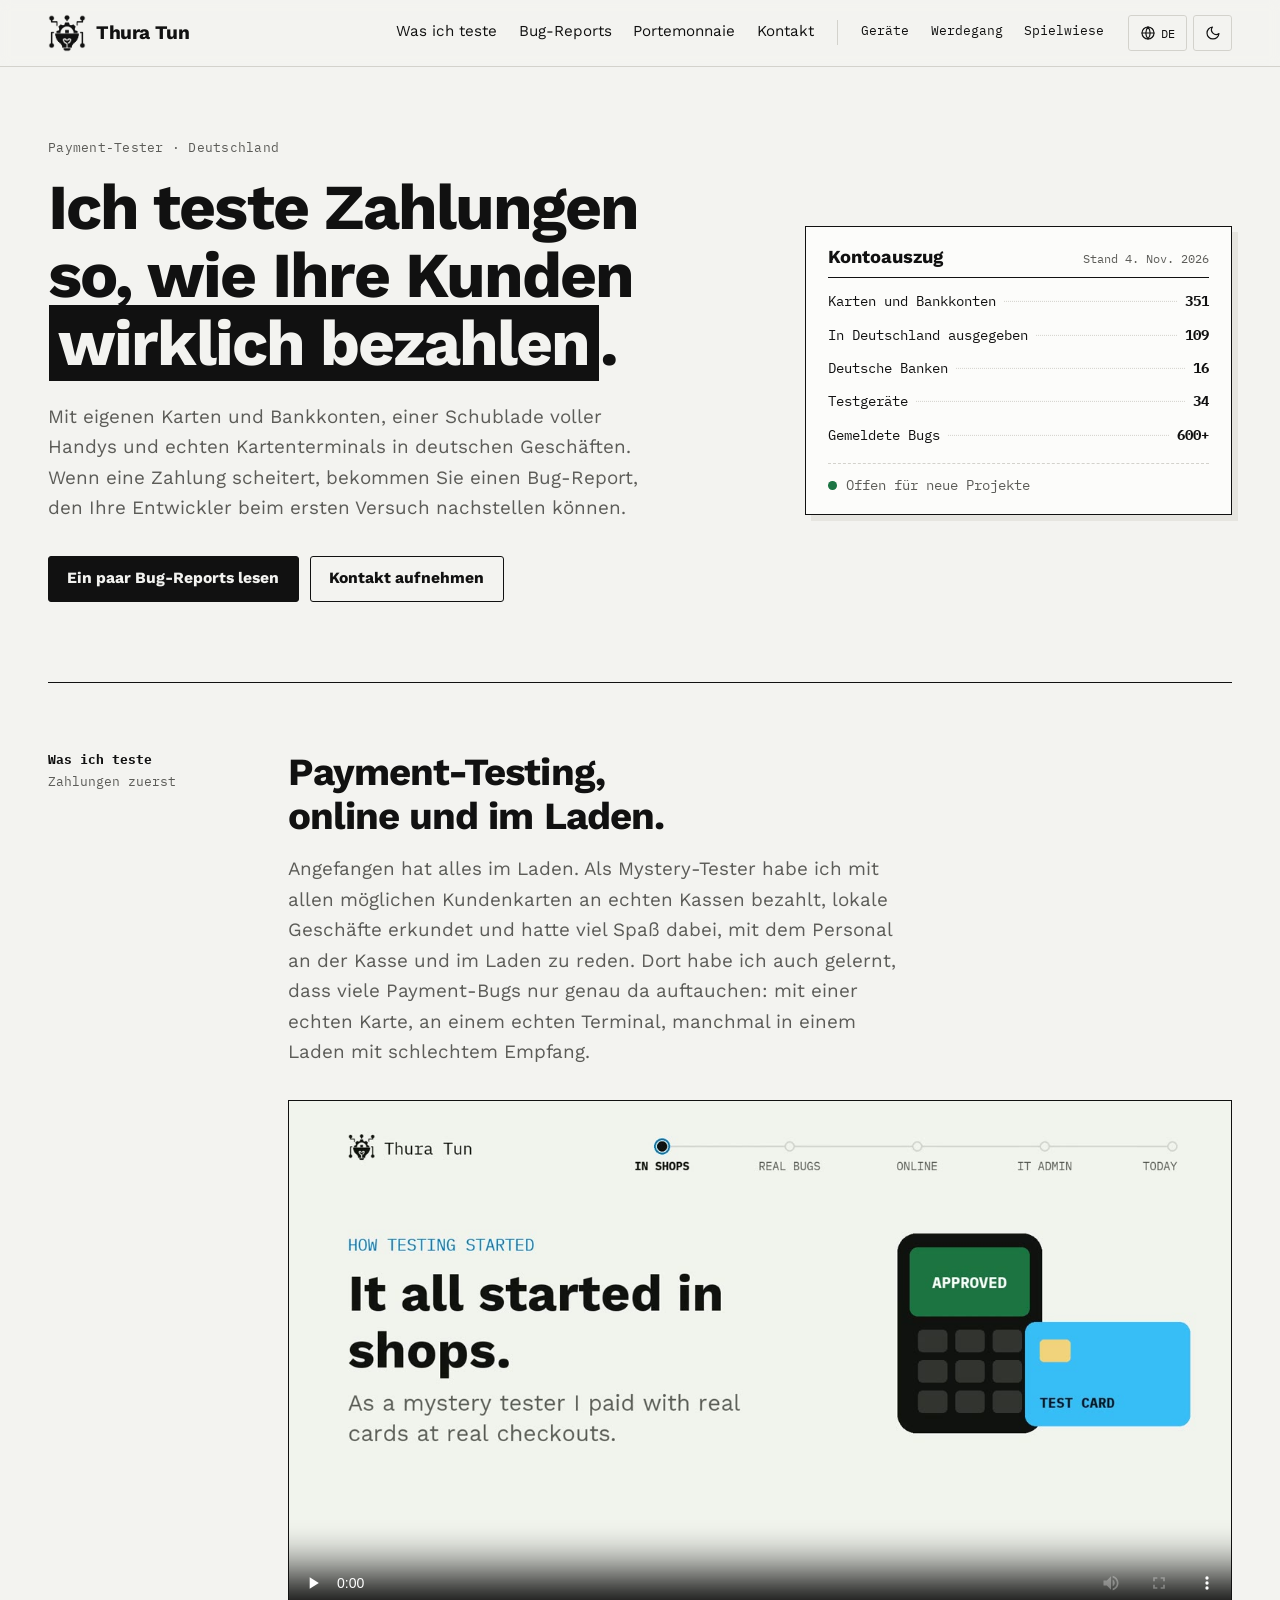
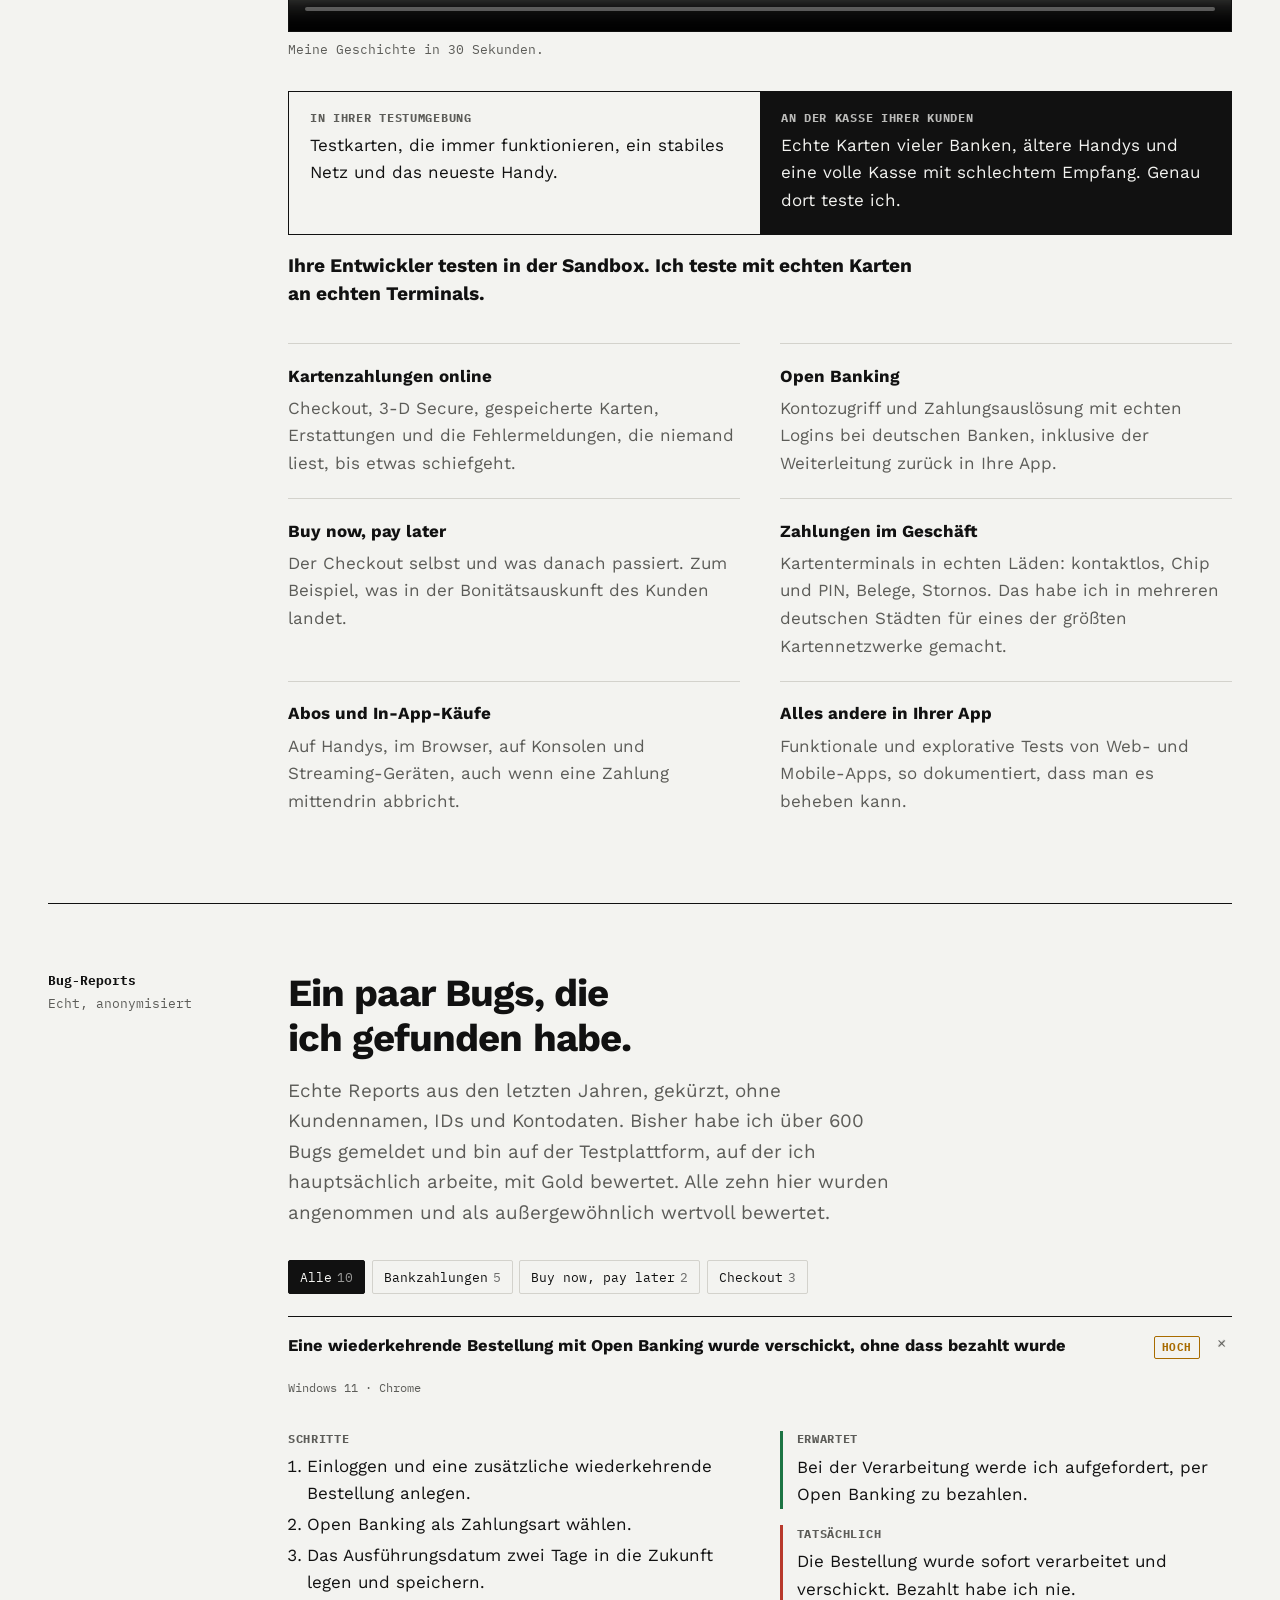
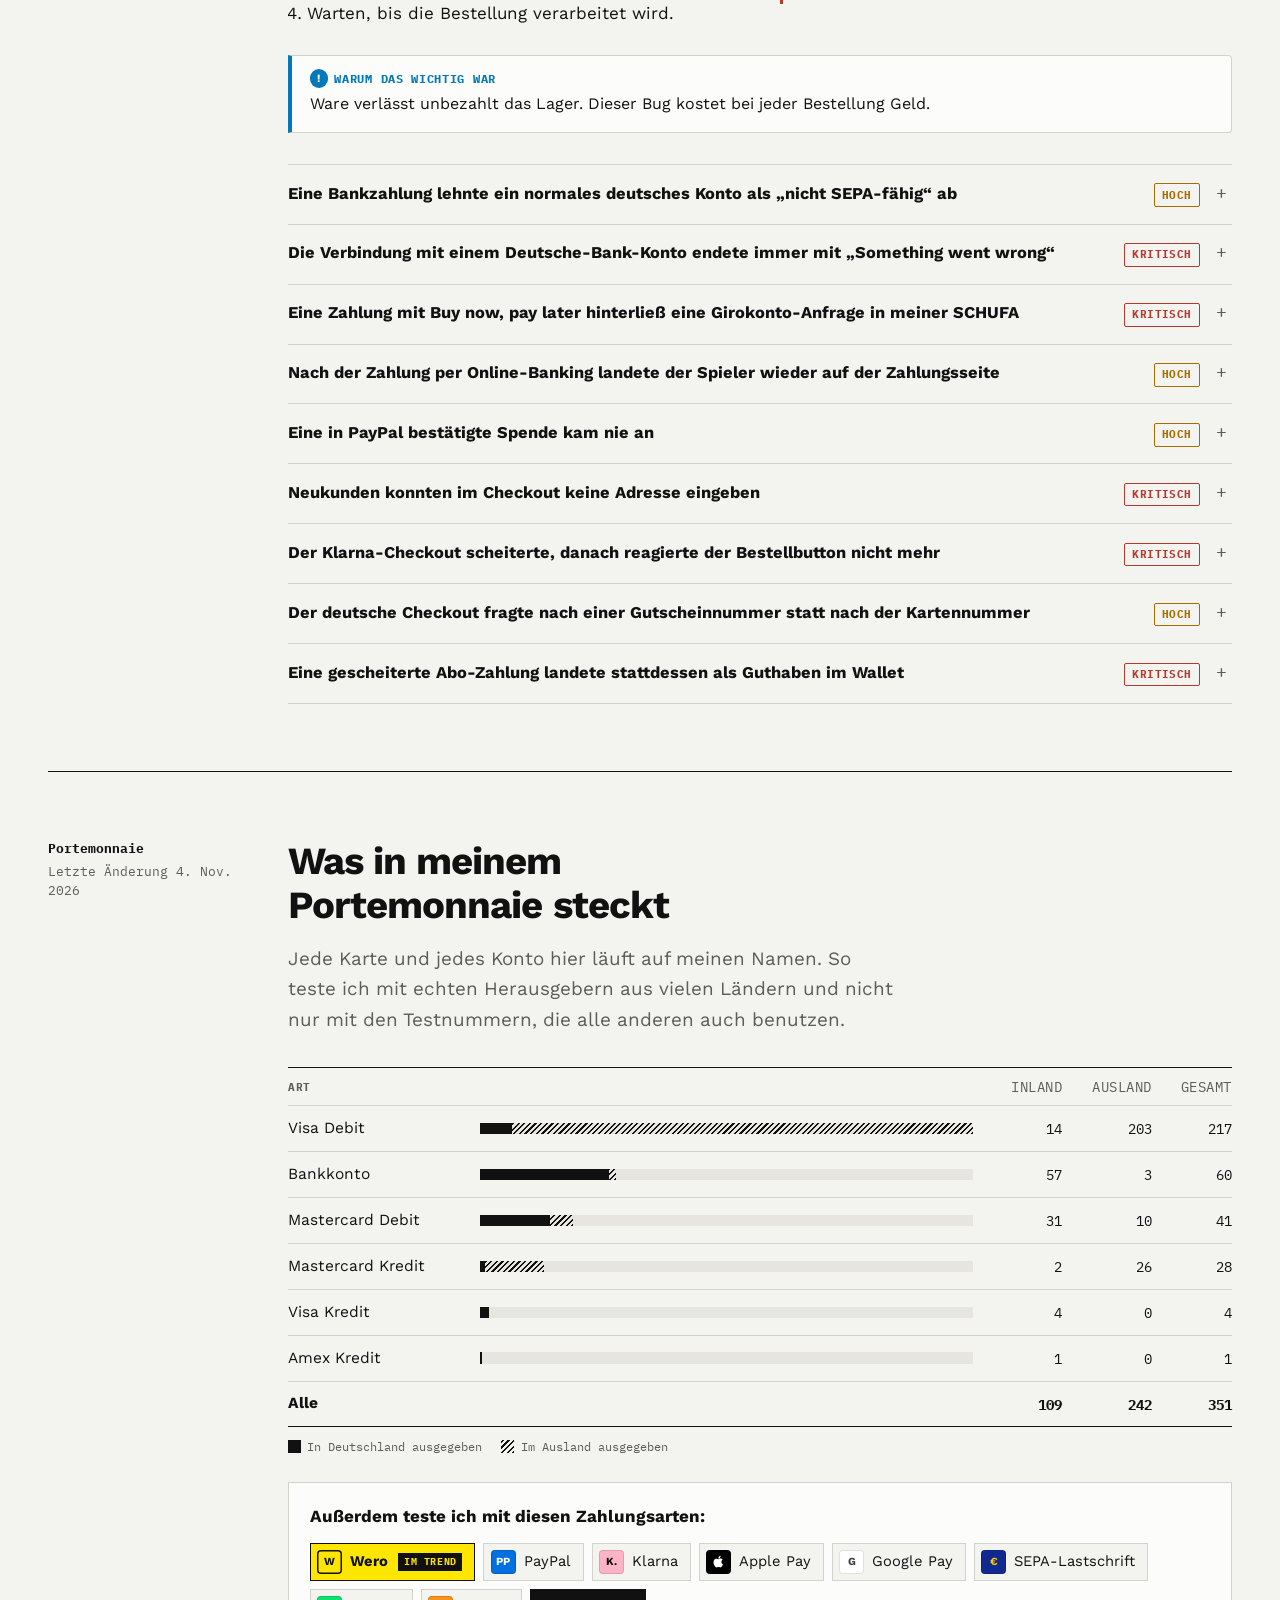
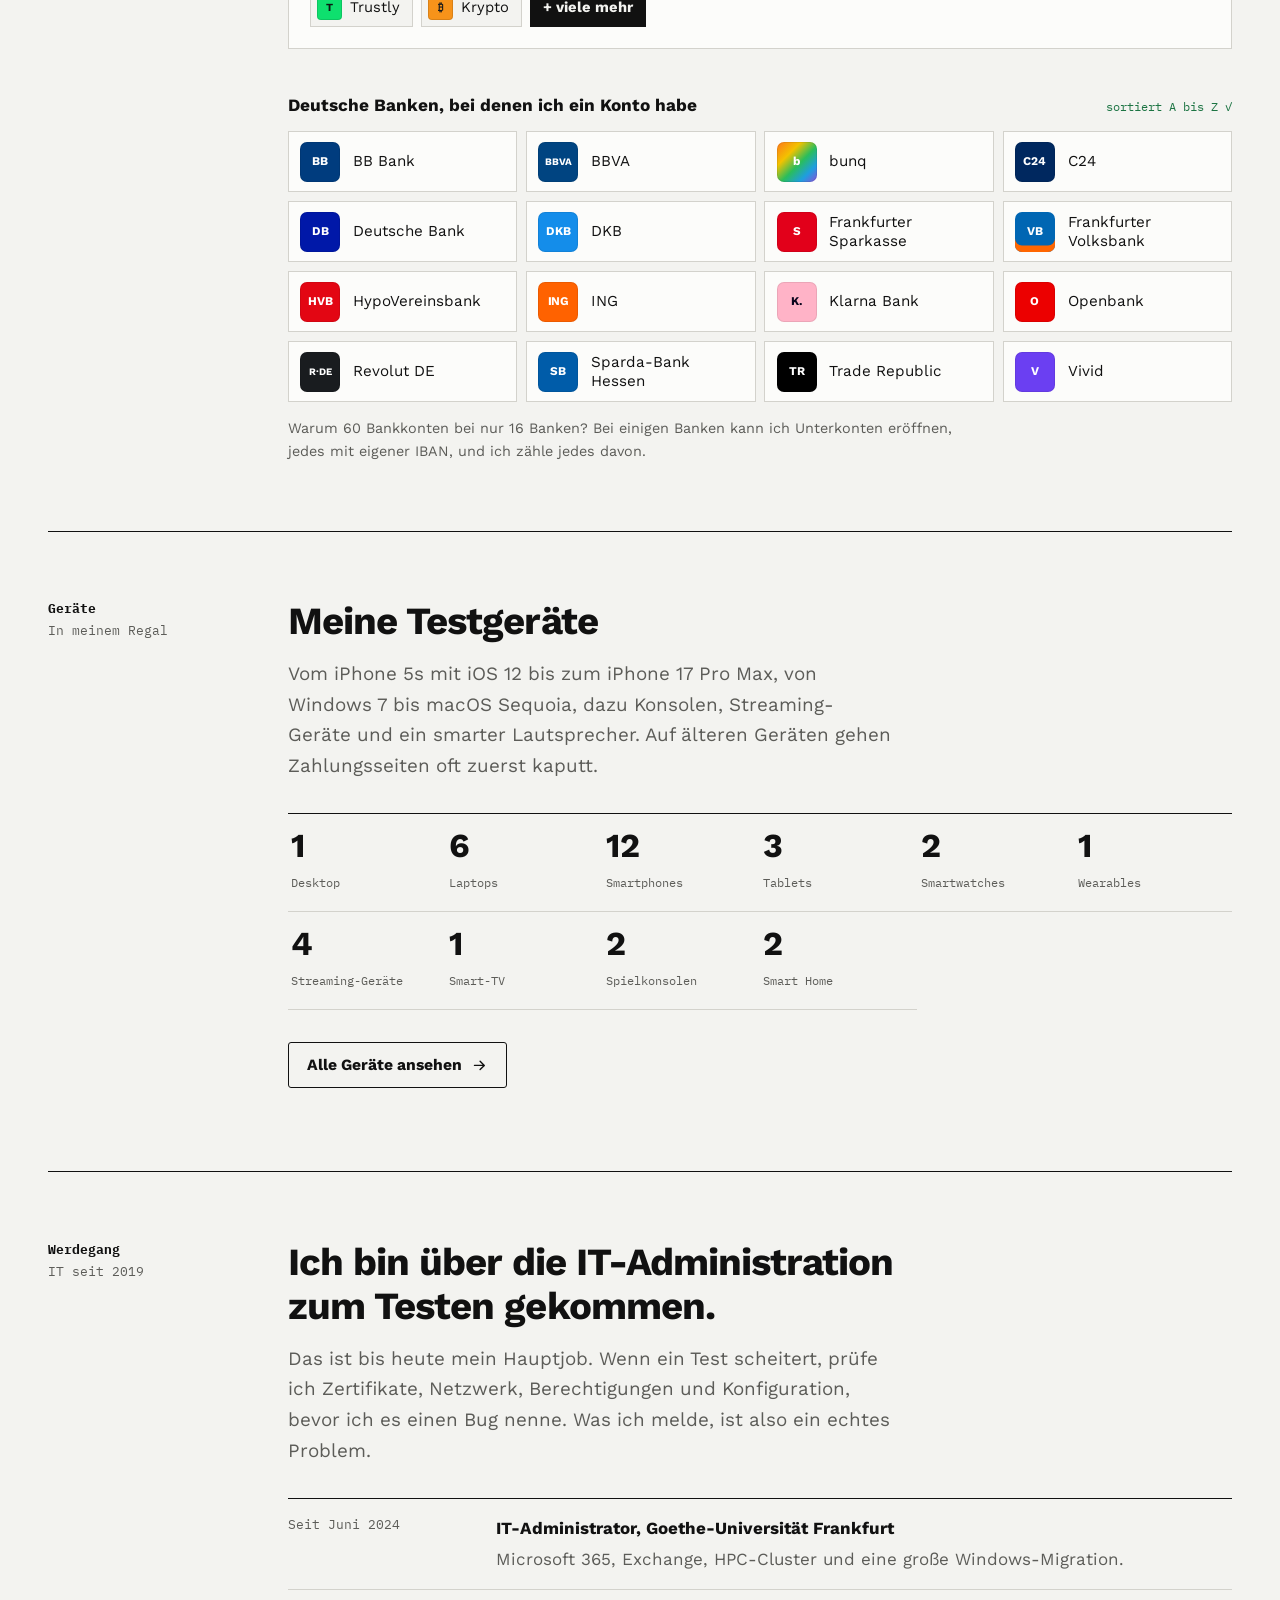
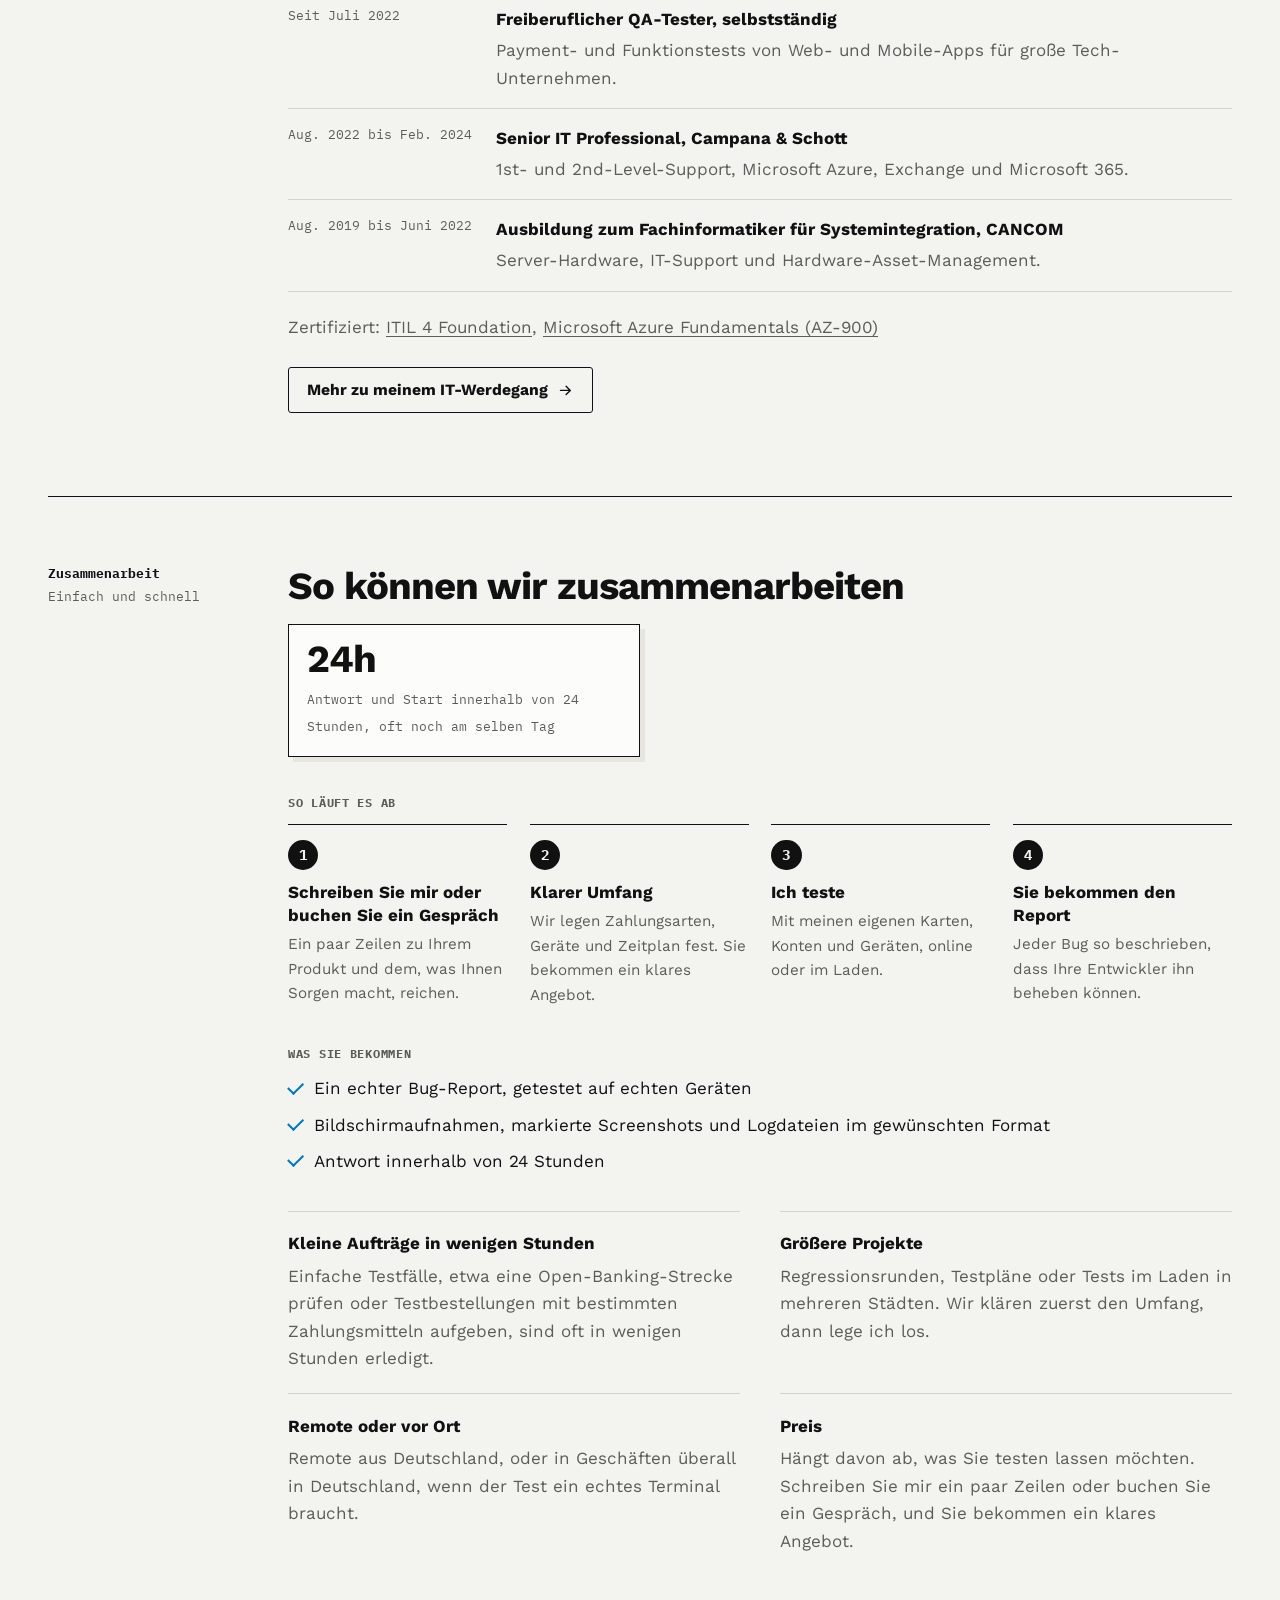
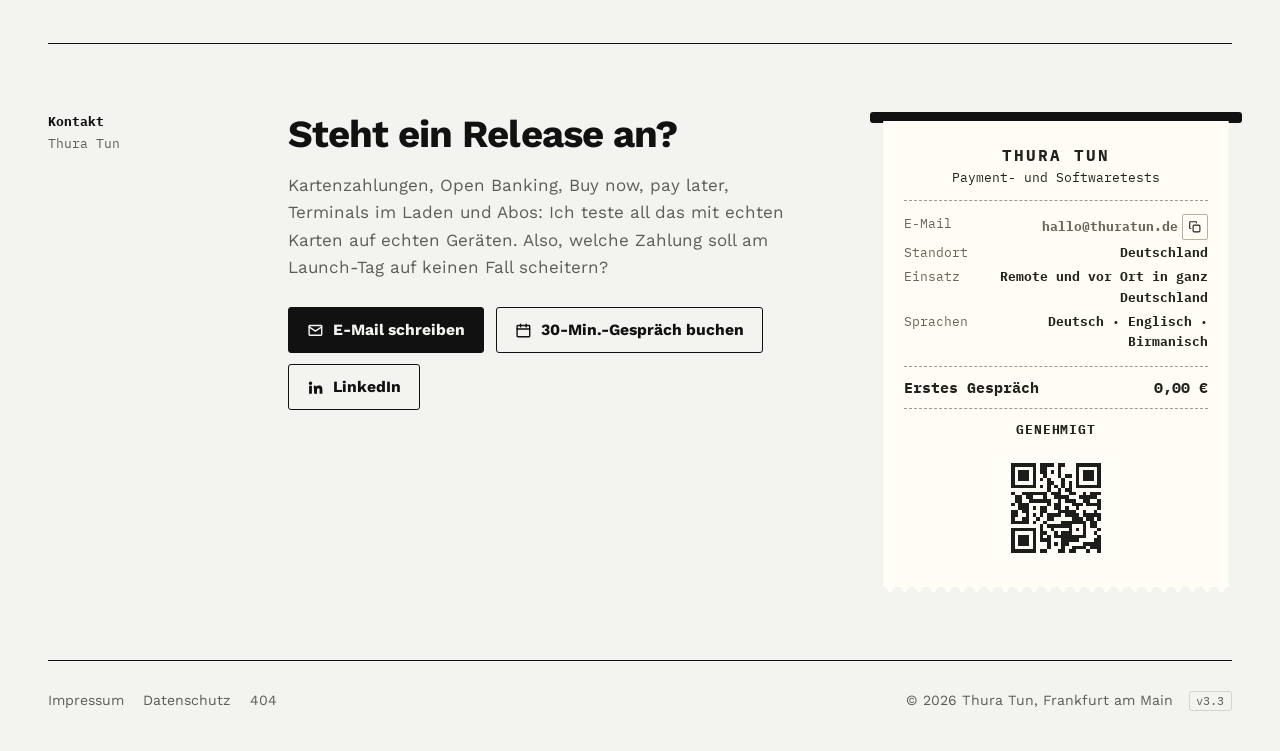
<file: de/index.html>
<!DOCTYPE html>

<html lang="de">
<head>
<base href="../"/><meta charset="utf-8"/>
<meta content="width=device-width, initial-scale=1, viewport-fit=cover" name="viewport"/>
<title>Thura Tun | Payment-Tester in Deutschland (Frankfurt)</title>
<meta content="Freiberuflicher Payment-Tester in Frankfurt. Tests für Online-Zahlungen, Open Banking, BNPL und Zahlungen im Geschäft, mit über 350 eigenen Karten und Konten und über 30 Geräten." name="description"/>
<link href="https://thuratun.de/de/" rel="canonical"/>
<link href="https://thuratun.de/" hreflang="en" rel="alternate"/>
<link href="https://thuratun.de/de/" hreflang="de" rel="alternate"/>
<link href="https://thuratun.de/" hreflang="x-default" rel="alternate"/>
<meta content="DE-HE" name="geo.region"/>
<meta content="Frankfurt am Main" name="geo.placename"/>
<meta content="website" property="og:type"/>
<meta content="https://thuratun.de/de/" property="og:url"/>
<meta content="Thura Tun | Payment-Tester in Deutschland (Frankfurt)" property="og:title"/>
<meta content="Freiberuflicher Payment-Tester in Frankfurt. Tests für Online-Zahlungen, Open Banking, BNPL und Zahlungen im Geschäft, mit über 350 eigenen Karten und Konten und über 30 Geräten." property="og:description"/>
<meta content="https://thuratun.de/assets/og-image.png?v=9" property="og:image"/>
<meta content="1200" property="og:image:width"/>
<meta content="630" property="og:image:height"/>
<meta content="Thura Tun, payment tester in Frankfurt" property="og:image:alt"/>
<meta content="summary_large_image" name="twitter:card"/>
<meta content="https://thuratun.de/assets/og-image.png?v=9" name="twitter:image"/>
<meta content="de_DE" property="og:locale"/>
<meta content="en_GB" property="og:locale:alternate"/>
<script type="application/ld+json">{"@context": "https://schema.org", "@type": "ProfessionalService", "name": "Thura Tun, Payment Tester", "description": "Freelance payment tester in Frankfurt, Germany. Online, open banking, BNPL and in-store payment testing with 350+ own cards and bank accounts and 30+ devices.", "url": "https://thuratun.de/", "address": {"@type": "PostalAddress", "addressLocality": "Frankfurt am Main", "addressRegion": "Hessen", "addressCountry": "DE"}, "areaServed": {"@type": "Country", "name": "Germany"}, "serviceType": ["Payment testing", "Open banking testing", "In-store payment testing", "Mobile app testing", "Web testing"], "founder": {"@type": "Person", "name": "Thura Tun", "jobTitle": "Payment Tester", "url": "https://thuratun.de/", "sameAs": ["https://www.linkedin.com/in/tunthura/"], "knowsLanguage": ["de", "en", "my"], "hasCredential": [{"@type": "EducationalOccupationalCredential", "name": "ITIL 4 Foundation"}, {"@type": "EducationalOccupationalCredential", "name": "Microsoft Certified: Azure Fundamentals (AZ-900)", "url": "https://www.credly.com/badges/9dc0fa04-e932-4269-af0b-c82157c03073"}]}}</script>
<meta content="#F3F3F0" media="(prefers-color-scheme: light)" name="theme-color"/>
<meta content="#0E0E0E" media="(prefers-color-scheme: dark)" name="theme-color"/>
<link href="[data-uri]" rel="icon" type="image/png"/>
<link href="[data-uri]" rel="apple-touch-icon"/>
<link as="font" crossorigin="" href="assets/fonts/WorkSans-Regular.woff" rel="preload" type="font/woff"/>
<link href="assets/fonts.css" rel="stylesheet"/>
<script data-website-id="a2760b34-6fcb-44bb-a17a-fbfdb37f8c8f" defer="" src="https://cloud.umami.is/script.js"></script>
<style>
:root{--mi:url([data-uri]);--mf:url([data-uri])}
.mk-i{--m:var(--mi)}.mk-f{--m:var(--mf)}
:root{
  --bg:#F3F3F0;--paper:#FCFCFA;--ink:#111111;--muted:#5C5C58;--line:#D3D2CC;--line2:#E6E5E0;
  --hi:#8FD3F7;--acc:#0279B8;--ok:#1C7443;--bad:#B8392C;--warn:#A86B00;
  --serif:"Young Serif",Georgia,"Times New Roman",serif;
  --sans:"Work Sans","Segoe UI",system-ui,-apple-system,Arial,sans-serif;
  --mono:"IBM Plex Mono",ui-monospace,"Cascadia Mono",Consolas,monospace;
  --w:74rem;color-scheme:light
}
@media (prefers-color-scheme:dark){:root:not([data-theme="light"]){--bg:#0E0E0E;--paper:#181818;--ink:#EDEDEA;--muted:#A2A29E;--line:#343432;--line2:#242423;--hi:#38BDF8;--acc:#38BDF8;--ok:#69C28F;--bad:#EE7E6E;--warn:#E3A93F;color-scheme:dark}}
:root[data-theme="dark"]{--bg:#0E0E0E;--paper:#181818;--ink:#EDEDEA;--muted:#A2A29E;--line:#343432;--line2:#242423;--hi:#38BDF8;--acc:#38BDF8;--ok:#69C28F;--bad:#EE7E6E;--warn:#E3A93F;color-scheme:dark}
*,*::before,*::after{box-sizing:border-box}
html{-webkit-text-size-adjust:100%;scroll-padding-top:5.5rem}
body{margin:0;background:var(--bg);color:var(--ink);font:400 1.0625rem/1.62 var(--sans);-webkit-font-smoothing:antialiased;text-rendering:optimizeLegibility}
:root[lang="my"] body{font-family:var(--sans),"Myanmar Text","Noto Sans Myanmar","Padauk",sans-serif;line-height:1.9}
img,svg{display:block;max-width:100%}
a{color:inherit;text-decoration-thickness:1px;text-underline-offset:.2em}
a:hover{text-decoration-color:var(--acc);text-decoration-thickness:2px}
:focus-visible{outline:2px solid var(--ink);outline-offset:3px}
button{font:inherit;color:inherit}
::selection{background:var(--hi);color:#111}
.w{width:min(100% - 2.5rem,var(--w));margin-inline:auto}
.sr{position:absolute;width:1px;height:1px;overflow:hidden;clip:rect(0 0 0 0);white-space:nowrap}
.mono{font-family:var(--mono)}

/* type */
h1,h2,h3{font-weight:400;margin:0;text-wrap:balance}
h1{font:700 clamp(2.3rem,5.2vw,4rem)/1.06 var(--sans);letter-spacing:-.03em}
h2{font:700 clamp(1.65rem,3.2vw,2.4rem)/1.15 var(--sans);letter-spacing:-.025em}
h3{font:700 1.08rem/1.35 var(--sans)}
:root[lang="my"] h1,:root[lang="my"] h2{font-family:var(--sans),"Myanmar Text","Noto Sans Myanmar",serif;line-height:1.45}
p{margin:0 0 1rem}
.lead{font-size:1.18rem;color:var(--muted);max-width:38rem}
.kick{font:500 .8rem/1.4 var(--mono);color:var(--muted);letter-spacing:.02em;margin:0 0 1.1rem}
/* highlight: magnetic stripe, swiped in from the left like a card */
.mark{background:linear-gradient(var(--ink),var(--ink)) no-repeat 0 0/0% 100%;padding:0 .14em;margin:0 .02em;-webkit-box-decoration-break:clone;box-decoration-break:clone;transition:background-size .7s cubic-bezier(.7,0,.2,1) .3s,color .2s linear .62s}
.mark.on,html:not(.js) .mark{background-size:100% 100%;color:var(--bg)}
.mark.done{transition:none}

/* header */
.hd{position:sticky;top:0;z-index:40;background:color-mix(in srgb,var(--bg) 92%,transparent);backdrop-filter:blur(6px);-webkit-backdrop-filter:blur(6px);border-bottom:1px solid var(--line)}
.hd-in{display:flex;align-items:center;gap:1.5rem;min-height:4.1rem}
.wm{display:flex;align-items:center;gap:.6rem;text-decoration:none;white-space:nowrap}
.mk{display:inline-block;background:currentColor;-webkit-mask:var(--m) center/contain no-repeat;mask:var(--m) center/contain no-repeat;flex:none}
.mk-i{width:2.4rem;height:2.4rem;transition:transform .35s cubic-bezier(.3,1.5,.5,1)}
.wm:hover .mk-i{transform:rotate(-10deg)}
.mk-f{width:4.6rem;height:5.5rem}
.wm-n{font:700 1.2rem var(--sans);letter-spacing:-.02em}
.wm-s{font:500 .74rem var(--mono);color:var(--muted);align-self:flex-end;margin-bottom:.3rem}
.nv{display:flex;gap:1.35rem;margin-left:auto}
.nv a{font-size:.95rem;text-decoration:none;padding:.3rem 0;border-bottom:2px solid transparent;white-space:nowrap}
.nv a:hover{border-bottom-color:var(--hi)}
.nv .pg{position:relative}
.nv .sep{width:1px;align-self:stretch;margin:.35rem .1rem;background:var(--line)}
.nv .pg{font-family:var(--mono);font-size:.84rem;padding-top:.35rem}
.nv a.act,.nv a[aria-current="page"]{border-bottom-color:var(--ink)}
.tl{display:flex;gap:.4rem;align-items:center}
.tb{display:inline-flex;align-items:center;gap:.35rem;height:2.25rem;padding:0 .65rem;border:1px solid var(--line);background:none;border-radius:3px;cursor:pointer;font:500 .78rem var(--mono)}
.tb:hover{border-color:var(--ink)}
.tb svg{width:1rem;height:1rem}
#theme .sun{display:none}
:root[data-theme="dark"] #theme .sun{display:block}:root[data-theme="dark"] #theme .moon{display:none}
@media (prefers-color-scheme:dark){:root:not([data-theme="light"]) #theme .sun{display:block}:root:not([data-theme="light"]) #theme .moon{display:none}}
.mb{display:none}
.lsel{position:relative}
.lmenu{position:absolute;right:0;top:calc(100% + .4rem);min-width:9.5rem;background:var(--paper);border:1px solid var(--ink);padding:.3rem;z-index:50;box-shadow:4px 4px 0 var(--line)}
.lmenu[hidden]{display:none}
.lmenu button{display:flex;width:100%;justify-content:space-between;background:none;border:0;padding:.5rem .6rem;cursor:pointer;text-align:left;font-size:.95rem}
.lmenu button:hover{background:var(--line2)}
.lmenu button.on::after{content:"●";font-size:.6rem;align-self:center}
@media (max-width:62rem){
  .wm-s{display:none}
  .mb{display:inline-flex}
  .nv{position:absolute;left:0;right:0;top:100%;display:none;flex-direction:column;gap:0;background:var(--bg);border-bottom:1px solid var(--ink);padding:.5rem 1.25rem 1rem}
  .hd.open .nv{display:flex}
  .nv a{padding:.75rem 0;border-bottom:1px solid var(--line2);font-size:1.05rem}
  .nv .sep{height:1px;width:auto;margin:.6rem 0;background:var(--ink)}
  .nv .pg{font-size:.95rem;padding-top:.75rem}
  .nv a.act,.nv a[aria-current="page"]{border-bottom-color:var(--line2);font-weight:600}
  .tl{margin-left:auto}
}

/* buttons */
.btns{display:flex;flex-wrap:wrap;gap:.7rem}
.btn{display:inline-flex;align-items:center;gap:.55rem;padding:.78rem 1.15rem;border:1.5px solid var(--ink);border-radius:3px;background:transparent;font:600 .98rem/1.2 var(--sans);text-decoration:none;cursor:pointer;transition:transform .15s,box-shadow .15s}
.btn svg{width:1.05rem;height:1.05rem;flex:none}
.btn.primary{background:var(--ink);color:var(--bg)}
.btn:hover{transform:translate(-2px,-2px);box-shadow:3px 3px 0 var(--acc);text-decoration:none}
.btn:active{transform:none;box-shadow:none}

/* ledger sections: label column + content column */
.sec{display:grid;grid-template-columns:12.5rem minmax(0,1fr);gap:2.5rem;padding:4.2rem 0;border-top:1.5px solid var(--ink)}
.sec-l{font:500 .8rem/1.5 var(--mono);color:var(--muted)}
.sec-l b{display:block;color:var(--ink);font-weight:700;margin-bottom:.2rem}
.sec-l span{display:block}
.sec-l>div{position:sticky;top:6rem}
.sec h2{max-width:40rem;margin-bottom:1rem}
.sec .lead{margin-bottom:2rem}
@media (max-width:52rem){.sec{grid-template-columns:1fr;gap:1rem;padding:3rem 0}.sec-l>div{position:static;display:flex;gap:.8rem;flex-wrap:wrap}.sec-l b{margin:0}}

/* tags */
.tag{display:inline-block;font:600 .7rem/1 var(--mono);text-transform:uppercase;letter-spacing:.04em;padding:.32rem .45rem;border:1px solid currentColor;border-radius:2px;white-space:nowrap}
.tag.crit{color:var(--bad)}.tag.high{color:var(--warn)}

/* chips used as filters */
.flt{display:flex;flex-wrap:wrap;gap:.4rem;margin:0 0 1.4rem}
.flt button{font:500 .8rem var(--mono);padding:.45rem .7rem;border:1px solid var(--line);background:none;border-radius:2px;cursor:pointer}
.flt button:hover{border-color:var(--ink)}
.flt button[aria-pressed="true"]{background:var(--ink);color:var(--bg);border-color:var(--ink)}
.flt button i{font-style:normal;opacity:.6;margin-left:.3rem}

/* receipt (contact) */
.ct{display:grid;grid-template-columns:minmax(0,1fr) 22rem;gap:3rem;align-items:start}
.ct h2{margin-bottom:1rem}
.ct p{color:var(--muted);max-width:32rem;margin-bottom:1.6rem}
.rw{position:relative;padding-top:.6rem}
.rw::before{content:"";position:absolute;left:-.6rem;right:-.6rem;top:0;height:.7rem;background:var(--ink);border-radius:3px}
.rc{position:relative;background:#FFFDF6;color:#23221E;font:400 .82rem/1.55 var(--mono);padding:1.4rem 1.3rem 1.5rem;margin:0 .2rem;box-shadow:0 18px 30px -24px rgba(0,0,0,.6);-webkit-mask:linear-gradient(#000 0 0) top/100% calc(100% - .55rem) no-repeat,radial-gradient(circle at 50% 100%,transparent .32rem,#000 .34rem) bottom/.9rem .56rem repeat-x;mask:linear-gradient(#000 0 0) top/100% calc(100% - .55rem) no-repeat,radial-gradient(circle at 50% 100%,transparent .32rem,#000 .34rem) bottom/.9rem .56rem repeat-x;transform-origin:top;padding-bottom:2rem}
.rc.rc-print{animation:feed 1.6s steps(14,end) both}
@keyframes feed{from{clip-path:inset(0 0 100% 0)}to{clip-path:inset(0 0 0 0)}}
.rc-h{text-align:center;border-bottom:1px dashed #9E978A;padding-bottom:.7rem;margin-bottom:.7rem}
.rc-h b{display:block;font-size:1rem;letter-spacing:.12em}
.rc-l{display:flex;justify-content:space-between;gap:1rem;padding:.12rem 0}
.rc-l span{color:#6A645A;flex:none}
.rc-l b{font-weight:700;text-align:right}
.rc-t{display:flex;justify-content:space-between;border-top:1px dashed #9E978A;border-bottom:1px dashed #9E978A;margin:.7rem 0;padding:.55rem 0;font-weight:700;font-size:.95rem}
.rc-ok{text-align:center;font-weight:700;letter-spacing:.06em}
.rc-em{display:flex;align-items:center;gap:.3rem;min-width:0}
.rc-em a{font-weight:700;text-decoration:none;overflow-wrap:anywhere}
.rc-cp{display:inline-grid;place-items:center;border:1px solid #B8B1A3;background:none;border-radius:2px;width:1.6rem;height:1.6rem;cursor:pointer;color:#23221E;flex:none;padding:0}
.rc-cp svg{width:.85rem;height:.85rem}
.rc-cp.ok{width:auto;padding:0 .35rem;gap:.2rem;display:inline-flex;align-items:center;font-size:.7rem}
.rc-qr{display:flex;justify-content:center;margin-top:1rem}
.rc-qr svg{width:6.5rem;height:6.5rem}
@media (max-width:52rem){.ct{grid-template-columns:1fr}.rw{max-width:22rem}}
@media (max-width:40rem){.ct .btns{flex-wrap:nowrap;gap:.45rem}.ct .btn{flex:1 1 auto;justify-content:center;padding:.72rem .6rem;font-size:.9rem;gap:.4rem}}

/* footer */
.ft{border-top:1.5px solid var(--ink);padding:1.8rem 0 2.4rem;display:flex;flex-wrap:wrap;justify-content:space-between;align-items:center;gap:1.2rem;font-size:.88rem;color:var(--muted)}
.ft-l{display:flex;align-items:center;gap:1rem;margin-left:auto}
.ft-l .mk{color:var(--ink)}
.ft nav{display:flex;flex-wrap:wrap;align-items:center;gap:1.2rem}
.ft a{text-decoration:none}
.ft a:hover{text-decoration:underline;text-decoration-color:var(--hi);text-decoration-thickness:3px}

/* plain page heads (legal, play, devices, it) */
.ph{padding:4rem 0 3rem}
.ph h1{max-width:52rem;margin-bottom:1.2rem}
.back{display:inline-flex;align-items:center;gap:.4rem;font:500 .8rem var(--mono);color:var(--muted);text-decoration:none;margin-bottom:1.6rem}
.back:hover{color:var(--ink)}
.back svg{width:.95rem;height:.95rem}

@media (prefers-reduced-motion:reduce){*,*::before,*::after{animation-duration:.01ms!important;animation-delay:0s!important;animation-iteration-count:1!important;transition-duration:.01ms!important;transition-delay:0s!important}}
@media print{.hd,.tl,.ft nav{display:none}}

.ver{font:500 .72rem/1 var(--mono);color:var(--muted);border:1px solid var(--line);border-radius:3px;padding:.22rem .42rem}
@media (max-width:40rem){.ft-l{margin-left:0}}/* hero */
.hero{display:grid;grid-template-columns:minmax(0,1.3fr) minmax(0,.8fr);gap:4rem;align-items:center;padding:4.5rem 0 5rem}
.hero h1{margin-bottom:1.5rem;max-width:44rem}
.hero .lead{margin-bottom:2rem}
.stmt{background:var(--paper);border:1.5px solid var(--ink);padding:1.2rem 1.35rem 1.1rem;font:400 .86rem/1.5 var(--mono);box-shadow:6px 6px 0 var(--line2)}
.st-hd{display:flex;justify-content:space-between;gap:1rem;align-items:baseline;border-bottom:1.5px solid var(--ink);padding-bottom:.6rem;margin-bottom:.4rem}
.st-hd b{font:700 1.15rem var(--sans)}
.st-hd>span{color:var(--muted);font-size:.75rem}
.st-r{display:flex;align-items:baseline;gap:.5rem;padding:.4rem 0}
.st-r i{flex:1;min-width:1rem;border-bottom:1.5px dotted var(--line);transform:translateY(-.3em)}
.st-r b{font-weight:700;white-space:nowrap}
.st-bal{border-top:1px solid var(--ink);margin-top:.35rem;padding-top:.65rem}
.st-ft{display:flex;align-items:center;gap:.55rem;margin:.7rem 0 0;padding-top:.7rem;border-top:1px dashed var(--line);color:var(--muted)}
.dot{width:.55rem;height:.55rem;border-radius:50%;background:var(--ok);flex:none;animation:led 1.4s steps(2,jump-none) infinite}
@keyframes led{50%{opacity:.25}}
/* the statement prints line by line, like a receipt printer */
.js .stmt .st-r,.js .stmt .st-ft{clip-path:inset(0 100% 0 0);animation:print .55s steps(14,end) forwards;animation-delay:calc(.45s + var(--i)*.32s)}
@keyframes print{to{clip-path:inset(0 0 0 0)}}
@media (max-width:60rem){.hero{grid-template-columns:1fr;gap:2.5rem;padding:3rem 0 3.5rem}.stmt{max-width:28rem}}

/* services */
.svc{display:grid;grid-template-columns:1fr 1fr;gap:0 2.5rem;margin:0}
.svc>div{border-top:1px solid var(--line);padding:1.15rem 0 1.3rem}
.svc dt{font-weight:700}
.svc dd{margin:.3rem 0 0;color:var(--muted)}
@media (max-width:40rem){.svc{grid-template-columns:1fr}}

/* bug log */
.bugs{list-style:none;margin:0;padding:0;border-top:1.5px solid var(--ink)}
.bug{border-bottom:1px solid var(--line)}
.bug[hidden]{display:none}
.bug-q{display:grid;grid-template-columns:minmax(0,1fr) auto 1rem;gap:1rem;align-items:baseline;width:100%;padding:1.05rem 0;background:none;border:0;text-align:left;cursor:pointer}
.bug-d{font:500 .78rem var(--mono);color:var(--muted)}
.bug-t{font-weight:600;font-size:1.03rem;line-height:1.4}
.bug-q:hover .bug-t{text-decoration:underline;text-decoration-color:var(--hi);text-decoration-thickness:3px;text-underline-offset:.2em}
.bug-i{font:500 1.1rem/1 var(--mono);color:var(--muted);transition:transform .25s}
.bug.open .bug-i{transform:rotate(45deg)}
.bug-x{display:grid;grid-template-rows:0fr;transition:grid-template-rows .4s cubic-bezier(.6,0,.2,1)}
.bug.open .bug-x{grid-template-rows:1fr}
.bug-x>div{overflow:hidden}
.bug-b{position:relative;display:grid;grid-template-columns:minmax(0,1fr) minmax(0,1fr);gap:1.2rem 2.5rem;padding:.2rem 0 1.9rem 0}
.bug-env{grid-column:1/-1;font:500 .78rem var(--mono);color:var(--muted)}
.bug-b h4{font:600 .72rem var(--mono);text-transform:uppercase;letter-spacing:.06em;color:var(--muted);margin:0 0 .45rem}
.bug-b ol{margin:0;padding-left:1.2rem}
.bug-b li{margin:.2rem 0}
.ea{border-left:3px solid var(--ok);padding:.05rem 0 .05rem .85rem;margin-bottom:1rem}
.ea.bad{border-left-color:var(--bad)}
.ea p{margin:0}
.why{grid-column:1/-1;font:400 1rem/1.55 var(--sans);color:var(--ink);background:var(--paper);border:1px solid var(--line);border-left:4px solid var(--acc);border-radius:0 4px 4px 0;padding:.85rem 1.1rem .95rem;margin:.3rem 0 0}
:root[lang="my"] .why{font-family:var(--sans)}
.why span{font:600 .72rem var(--mono);text-transform:uppercase;letter-spacing:.06em;color:var(--acc);display:flex;align-items:center;gap:.4rem;margin-bottom:.3rem}
.why span:before{content:"!";display:inline-grid;place-items:center;width:1.15rem;height:1.15rem;border-radius:50%;background:var(--acc);color:var(--paper);font:700 .7rem var(--sans);letter-spacing:0}
@media (max-width:52rem){
  .bug-q{grid-template-columns:minmax(0,1fr) 1rem;gap:.4rem .8rem}
  .bug .tag{grid-column:1;grid-row:1;justify-self:start}.bug-i{grid-column:2;grid-row:1/3;align-self:center}
  .bug-t{grid-column:1;grid-row:2}
  .bug-b{grid-template-columns:1fr;padding-left:0}
}

/* wallet */
.wt{border-top:1.5px solid var(--ink);margin-bottom:1.2rem}
.wt-r{display:grid;grid-template-columns:11rem minmax(0,1fr) 4.6rem 4.6rem 4rem;gap:1rem;align-items:center;padding:.62rem 0;border-bottom:1px solid var(--line);font-size:.97rem}
.wt-r.hd2{font:600 .7rem var(--mono);text-transform:uppercase;letter-spacing:.05em;color:var(--muted);padding:.55rem 0}
.wt-r.tot{border-bottom:1.5px solid var(--ink);font-weight:700}
.wt-r .n{text-align:right;font:500 .9rem var(--mono)}
.wt-r.tot .n{font-weight:700}
.wt-bar{display:flex;height:.7rem;background:var(--line2)}
.wt-bar i{display:block;height:100%;background:var(--ink);width:0;transition:width .9s steps(12,end)}
.wt-bar i+i{background:repeating-linear-gradient(-45deg,var(--ink) 0 1.5px,transparent 1.5px 4px)}
.wt-lg{display:flex;gap:1.2rem;font:500 .74rem var(--mono);color:var(--muted);margin:.7rem 0 0}
.wt-lg span{display:inline-flex;align-items:center;gap:.4rem}
.wt-lg i{width:.8rem;height:.8rem;display:inline-block;background:var(--ink)}
.wt-lg span+span i{background:repeating-linear-gradient(-45deg,var(--ink) 0 1.5px,transparent 1.5px 4px)}
.also{margin:1.8rem 0 2.8rem;padding:1.2rem 1.3rem 1.3rem;background:var(--paper);border:1px solid var(--line)}
.also p{font-weight:700;margin:0 0 .8rem}
.pm{list-style:none;margin:0;padding:0;display:flex;flex-wrap:wrap;gap:.5rem}
.pm li{display:inline-flex;align-items:center;gap:.5rem;padding:.35rem .75rem .35rem .4rem;border:1px solid var(--line);background:var(--bg);font-size:.92rem;transition:background .2s,color .2s,border-color .2s,transform .2s}
.pm li:hover{background:var(--b);color:var(--f);border-color:var(--b);transform:translateY(-2px)}
.pm-i{display:grid;place-items:center;width:1.55rem;height:1.55rem;border-radius:4px;background:var(--b);color:var(--f);font:700 .68rem var(--sans);box-shadow:inset 0 0 0 1px rgba(0,0,0,.12)}
.pm li:hover .pm-i{box-shadow:inset 0 0 0 1px currentColor}
.pm-i svg{width:.95rem;height:.95rem}
.pm .pm-x{padding-left:.75rem;background:var(--ink);color:var(--bg);border-color:var(--ink);font-weight:600}
.bb.st{box-shadow:inset 0 -.4rem 0 var(--s)}
@media (max-width:40rem){.wt-r{grid-template-columns:minmax(0,1fr) 3.3rem 3.3rem 3.3rem;gap:.5rem}.wt-r.hd2 .n{font-size:.6rem;letter-spacing:0}.wt-bar{display:none}.wt-r .bh{display:none}}
.bk-h{display:flex;justify-content:space-between;align-items:baseline;gap:1rem;margin-bottom:.9rem}
.bk-st{font-size:.75rem;color:var(--muted);white-space:nowrap}
.bk-st.ok{color:var(--ok)}
.banks{list-style:none;margin:0;padding:0;display:grid;grid-template-columns:repeat(auto-fill,minmax(12.5rem,1fr));gap:.55rem}
.banks li{display:flex;align-items:center;gap:.8rem;padding:.6rem .7rem;background:var(--paper);border:1px solid var(--line);min-width:0;font-size:.95rem;line-height:1.25}
.banks li:hover{border-color:var(--ink)}
.bb{flex:none;display:grid;place-items:center;width:2.5rem;height:2.5rem;border-radius:7px;background:var(--b,#444);color:var(--f,#fff);font:700 .74rem/1 var(--sans);letter-spacing:-.01em;box-shadow:inset 0 0 0 1px rgba(0,0,0,.08)}
.bb.lg{font-size:.62rem}

/* device summary */
.dsum{list-style:none;margin:0 0 2rem;padding:0;display:grid;grid-template-columns:repeat(auto-fill,minmax(8.5rem,1fr));border-top:1.5px solid var(--ink)}
.dsum li{padding:.9rem .2rem 1rem;border-bottom:1px solid var(--line)}
.dsum b{display:block;font:700 2.1rem/1 var(--sans);margin-bottom:.35rem}
.dsum span{font:500 .78rem var(--mono);color:var(--muted)}

/* background timeline */
.tline{list-style:none;margin:0 0 1.4rem;padding:0;border-top:1.5px solid var(--ink)}
.tline li{display:grid;grid-template-columns:11.5rem minmax(0,1fr);gap:1.5rem;padding:1rem 0;border-bottom:1px solid var(--line)}
.tl-d{font:500 .8rem/1.6 var(--mono);color:var(--muted)}
.tline p{margin:.2rem 0 0;color:var(--muted)}
.certs{color:var(--muted);margin-bottom:1.6rem}
@media (max-width:40rem){.tline li{grid-template-columns:1fr;gap:.2rem}}

.bk-note{margin:.9rem 0 0;font-size:.9rem;color:var(--muted);max-width:44rem}
.pm li.hot{background:var(--b);color:var(--f);border-color:#111;font-weight:600}
.pm li.hot .pm-i{box-shadow:inset 0 0 0 1.5px #111}
.pm li em{font:600 .62rem var(--mono);font-style:normal;text-transform:uppercase;letter-spacing:.06em;background:#111;color:#FFE600;padding:.15rem .35rem;margin-left:.15rem;animation:hot 2.4s steps(1,end) infinite}
@keyframes hot{0%,70%{opacity:1}80%{opacity:.35}90%{opacity:1}}

.wk{grid-template-columns:1fr 1fr}

/* the gap: test environment vs real checkout */
.gap{display:grid;grid-template-columns:1fr 1fr;gap:0;margin:0 0 1.1rem;border:1.5px solid var(--ink)}
.gap>div{padding:1.1rem 1.3rem 1.2rem}
.gap b{display:block;font:600 .74rem var(--mono);text-transform:uppercase;letter-spacing:.06em;margin-bottom:.45rem;color:var(--muted)}
.gap p{margin:0}
.gap .gap-me{background:var(--ink);color:var(--bg)}
.gap .gap-me b{color:var(--bg);opacity:.75}
.gap-l{font:700 1.2rem/1.45 var(--sans);margin:0 0 2.2rem;max-width:40rem}
@media (max-width:40rem){.gap{grid-template-columns:1fr}}

/* working with me */
.prom{display:grid;grid-template-columns:1fr;margin:.4rem 0 2.4rem;max-width:22rem}
.prom>div{background:var(--paper);border:1.5px solid var(--ink);box-shadow:5px 5px 0 var(--line2);padding:.9rem 1.1rem 1rem}
.prom b{display:block;font:700 2.4rem/1 var(--sans);letter-spacing:-.02em;margin-bottom:.4rem}
.prom span{font:500 .82rem/1.4 var(--mono);color:var(--muted)}
.sub-h{font:600 .74rem var(--mono);text-transform:uppercase;letter-spacing:.06em;color:var(--muted);margin:0 0 .9rem}
.steps{list-style:none;margin:0 0 2.4rem;padding:0;display:grid;grid-template-columns:repeat(4,minmax(0,1fr));gap:1.4rem;counter-reset:st}
.steps li{counter-increment:st;border-top:1.5px solid var(--ink);padding-top:.9rem}
.steps li:before{content:counter(st);display:grid;place-items:center;width:1.9rem;height:1.9rem;border-radius:50%;background:var(--ink);color:var(--bg);font:700 .85rem var(--mono);margin-bottom:.7rem}
.steps b{display:block;font-weight:700;line-height:1.35;margin-bottom:.3rem}
.steps p{margin:0;color:var(--muted);font-size:.95rem}
.get{list-style:none;margin:0 0 2.2rem;padding:0;display:grid;gap:.55rem}
.get li{display:flex;gap:.7rem;align-items:baseline}
.get li:before{content:"";flex:none;width:.95rem;height:.55rem;border-left:2.5px solid var(--acc);border-bottom:2.5px solid var(--acc);transform:translateY(-.25rem) rotate(-45deg)}
#work .btns{margin-top:2rem}
@media (max-width:60rem){.steps{grid-template-columns:1fr 1fr}}
@media (max-width:40rem){.steps{grid-template-columns:1fr}.prom{max-width:none}.prom b{font-size:2rem}}
@media (max-width:40rem){.svc.wk{grid-template-columns:1fr}}
.story{margin:0 0 2rem}.story video{display:block;width:100%;height:auto;border:1.5px solid var(--ink);background:var(--paper)}.story figcaption{font:500 .8rem/1.5 var(--mono);color:var(--muted);margin-top:.5rem}
</style>
<script>(function(d){d.className+=' js';try{var t=localStorage.getItem('theme');if(t)d.dataset.theme=t}catch(e){}})(document.documentElement)</script>
</head>
<body>
<a class="sr" href="#top">Skip to content</a>
<header class="hd" id="hd">
<div class="w hd-in">
<a class="wm" href="#top"><span aria-hidden="true" class="mk mk-i"></span><span class="wm-n">Thura Tun</span></a>
<nav aria-label="Main" class="nv" id="nv"><a data-i18n="n.what" href="#services">Was ich teste</a><a data-i18n="n.bugs" href="#bugs">Bug-Reports</a><a data-i18n="n.wallet" href="#wallet">Portemonnaie</a><a data-i18n="n.ct" href="#contact">Kontakt</a><span aria-hidden="true" class="sep"></span><a class="pg" data-i18n="n.dev" data-page="de/devices.html" href="de/devices">Geräte</a><a class="pg" data-i18n="n.bg" data-page="de/it-admin.html" href="de/it-admin">Werdegang</a><a class="pg" data-i18n="n.play" data-page="de/play.html" href="de/play">Spielwiese</a></nav>
<div class="tl">
<div class="lsel"><button aria-expanded="false" aria-haspopup="true" class="tb" data-aria="langA" id="lang" type="button"><svg aria-hidden="true" fill="none" stroke="currentColor" stroke-linecap="round" stroke-linejoin="round" stroke-width="1.8" viewbox="0 0 24 24"><circle cx="12" cy="12" r="9"></circle><path d="M3 12h18M12 3a14 14 0 0 1 0 18M12 3a14 14 0 0 0 0 18"></path></svg><span id="lcur">EN</span></button><div class="lmenu" hidden="" id="lmenu" role="menu"><button data-l="en" lang="en" role="menuitemradio" type="button">English</button><button data-l="de" lang="de" role="menuitemradio" type="button">Deutsch</button><button data-l="my" lang="my" role="menuitemradio" type="button">မြန်မာ</button></div></div>
<button class="tb" data-aria="themeA" id="theme" type="button"><svg aria-hidden="true" class="moon" fill="none" stroke="currentColor" stroke-linecap="round" stroke-linejoin="round" stroke-width="1.8" viewbox="0 0 24 24"><path d="M21 12.8A9 9 0 1 1 11.2 3a7 7 0 0 0 9.8 9.8z"></path></svg><svg aria-hidden="true" class="sun" fill="none" stroke="currentColor" stroke-linecap="round" stroke-linejoin="round" stroke-width="1.8" viewbox="0 0 24 24"><circle cx="12" cy="12" r="4"></circle><path d="M12 2v2M12 20v2M4.9 4.9l1.4 1.4M17.7 17.7l1.4 1.4M2 12h2M20 12h2M4.9 19.1l1.4-1.4M17.7 6.3l1.4-1.4"></path></svg></button>
<button aria-controls="nv" aria-expanded="false" class="tb mb" id="menu" type="button"><span data-i18n="menu">Menü</span></button>
</div>
</div>
</header>
<main id="top">
<div class="w hero">
<div class="hero-t">
<p class="kick" data-i18n="h.kick">Payment-Tester · Deutschland</p>
<h1 data-i18n="h.h1">Ich teste Zahlungen so, wie Ihre Kunden <span class="mark">wirklich bezahlen</span>.</h1>
<p class="lead" data-i18n="h.p">Mit eigenen Karten und Bankkonten, einer Schublade voller Handys und echten Kartenterminals in deutschen Geschäften. Wenn eine Zahlung scheitert, bekommen Sie einen Bug-Report, den Ihre Entwickler beim ersten Versuch nachstellen können.</p>
<div class="btns"><a class="btn primary" data-i18n="h.b1" href="#bugs">Ein paar Bug-Reports lesen</a><a class="btn" data-i18n="h.b2" href="#contact">Kontakt aufnehmen</a></div>
</div>
<aside aria-labelledby="st-h" class="stmt">
<div class="st-hd"><b data-i18n="st.h" id="st-h">Kontoauszug</b><span><span data-i18n="st.asof">Stand</span> <span id="stDate">29.10.2026</span></span></div>
<div class="st-r" style="--i:0"><span data-i18n="st.r1">Karten und Bankkonten</span><i></i><b id="sTot">351</b></div>
<div class="st-r" style="--i:1"><span data-i18n="st.r2">In Deutschland ausgegeben</span><i></i><b id="sDE">109</b></div>
<div class="st-r" style="--i:2"><span data-i18n="st.r3">Deutsche Banken</span><i></i><b id="sBanks">16</b></div>
<div class="st-r" style="--i:3"><span data-i18n="st.r4">Testgeräte</span><i></i><b id="sDev">33</b></div>
<div class="st-r" style="--i:4"><span data-i18n="st.r5">Gemeldete Bugs</span><i></i><b>600+</b></div>
<p class="st-ft" style="--i:5"><span aria-hidden="true" class="dot"></span><span data-i18n="st.ft">Offen für neue Projekte</span></p>
</aside>
</div>
<div class="w">
<section class="sec" id="services">
<div class="sec-l"><div><b data-i18n="s1.l">Was ich teste</b><span data-i18n="s1.n">Zahlungen zuerst</span></div></div>
<div>
<h2 data-i18n="s1.h">Payment-Testing, online und im Laden.</h2>
<p class="lead" data-i18n="s1.p">Angefangen hat alles im Laden. Als Mystery-Tester habe ich mit allen möglichen Kundenkarten an echten Kassen bezahlt, lokale Geschäfte erkundet und hatte viel Spaß dabei, mit dem Personal an der Kasse und im Laden zu reden. Dort habe ich auch gelernt, dass viele Payment-Bugs nur genau da auftauchen: mit einer echten Karte, an einem echten Terminal, manchmal in einem Laden mit schlechtem Empfang.</p>
<figure class="story">
<video aria-labelledby="storyc" controls="" height="1080" playsinline="" poster="assets/journey-poster.jpg" preload="none" width="1920"><source src="assets/journey.mp4" type="video/mp4"/></video>
<figcaption data-i18n="vid.c" id="storyc">Meine Geschichte in 30 Sekunden.</figcaption>
</figure>
<div class="gap">
<div><b data-i18n="g1.h">In Ihrer Testumgebung</b><p data-i18n="g1.p">Testkarten, die immer funktionieren, ein stabiles Netz und das neueste Handy.</p></div>
<div class="gap-me"><b data-i18n="g2.h">An der Kasse Ihrer Kunden</b><p data-i18n="g2.p">Echte Karten vieler Banken, ältere Handys und eine volle Kasse mit schlechtem Empfang. Genau dort teste ich.</p></div>
</div>
<p class="gap-l" data-i18n="g.l">Ihre Entwickler testen in der Sandbox. Ich teste mit echten Karten an echten Terminals.</p>
<dl class="svc">
<div><dt data-i18n="sv1.h">Kartenzahlungen online</dt><dd data-i18n="sv1.p">Checkout, 3-D Secure, gespeicherte Karten, Erstattungen und die Fehlermeldungen, die niemand liest, bis etwas schiefgeht.</dd></div>
<div><dt data-i18n="sv2.h">Open Banking</dt><dd data-i18n="sv2.p">Kontozugriff und Zahlungsauslösung mit echten Logins bei deutschen Banken, inklusive der Weiterleitung zurück in Ihre App.</dd></div>
<div><dt data-i18n="sv3.h">Buy now, pay later</dt><dd data-i18n="sv3.p">Der Checkout selbst und was danach passiert. Zum Beispiel, was in der Bonitätsauskunft des Kunden landet.</dd></div>
<div><dt data-i18n="sv4.h">Zahlungen im Geschäft</dt><dd data-i18n="sv4.p">Kartenterminals in echten Läden: kontaktlos, Chip und PIN, Belege, Stornos. Das habe ich in mehreren deutschen Städten für eines der größten Kartennetzwerke gemacht.</dd></div>
<div><dt data-i18n="sv5.h">Abos und In-App-Käufe</dt><dd data-i18n="sv5.p">Auf Handys, im Browser, auf Konsolen und Streaming-Geräten, auch wenn eine Zahlung mittendrin abbricht.</dd></div>
<div><dt data-i18n="sv6.h">Alles andere in Ihrer App</dt><dd data-i18n="sv6.p">Funktionale und explorative Tests von Web- und Mobile-Apps, so dokumentiert, dass man es beheben kann.</dd></div>
</dl>
</div>
</section>
<section class="sec" id="bugs">
<div class="sec-l"><div><b data-i18n="s2.l">Bug-Reports</b><span data-i18n="s2.n">Echt, anonymisiert</span></div></div>
<div>
<h2 data-i18n="s2.h">Ein paar Bugs, die ich gefunden habe.</h2>
<p class="lead" data-i18n="s2.p">Echte Reports aus den letzten Jahren, gekürzt, ohne Kundennamen, IDs und Kontodaten. Bisher habe ich über 600 Bugs gemeldet und bin auf der Testplattform, auf der ich hauptsächlich arbeite, mit Gold bewertet. Alle zehn hier wurden angenommen und als außergewöhnlich wertvoll bewertet.</p>
<div class="flt" data-aria="fltA" id="bflt" role="group"></div>
<ol class="bugs" id="buglist"></ol>
</div>
</section>
<section class="sec" id="wallet">
<div class="sec-l"><div><b data-i18n="s3.l">Portemonnaie</b><span id="wUpd"></span></div></div>
<div>
<h2 data-i18n="s3.h">Was in meinem Portemonnaie steckt</h2>
<p class="lead" data-i18n="s3.p">Jede Karte und jedes Konto hier läuft auf meinen Namen. So teste ich mit echten Herausgebern aus vielen Ländern und nicht nur mit den Testnummern, die alle anderen auch benutzen.</p>
<div class="wt" id="wtable"></div>
<div class="also"><p data-i18n="s3.also">Außerdem teste ich mit diesen Zahlungsarten:</p><ul class="pm" id="pmeth"></ul></div>
<div class="bk-h"><h3 data-i18n="s3.bh">Deutsche Banken, bei denen ich ein Konto habe</h3><span aria-hidden="true" class="bk-st mono" id="bkst"></span></div>
<ul class="banks" id="banks"></ul>
<p class="bk-note" id="bknote"></p>
</div>
</section>
<section class="sec" id="devices">
<div class="sec-l"><div><b data-i18n="s4.l">Geräte</b><span data-i18n="s4.n">In meinem Regal</span></div></div>
<div>
<h2 data-i18n="s4.h" id="dvH">Meine Testgeräte</h2>
<p class="lead" data-i18n="s4.p">Vom iPhone 5s mit iOS 12 bis zum iPhone 17 Pro Max, von Windows 7 bis macOS Sequoia, dazu Konsolen, Streaming-Geräte und ein smarter Lautsprecher. Auf älteren Geräten gehen Zahlungsseiten oft zuerst kaputt.</p>
<ul class="dsum" id="dsum"></ul>
<p><a class="btn" data-page="de/devices.html" href="de/devices"><span data-i18n="s4.b">Alle Geräte ansehen</span><svg aria-hidden="true" fill="none" stroke="currentColor" stroke-linecap="round" stroke-linejoin="round" stroke-width="2" viewbox="0 0 24 24"><path d="M5 12h14M13 6l6 6-6 6"></path></svg></a></p>
</div>
</section>
<section class="sec" id="background">
<div class="sec-l"><div><b data-i18n="s5.l">Werdegang</b><span data-i18n="s5.n">IT seit 2019</span></div></div>
<div>
<h2 data-i18n="s5.h">Ich bin über die IT-Administration zum Testen gekommen.</h2>
<p class="lead" data-i18n="s5.p">Das ist bis heute mein Hauptjob. Wenn ein Test scheitert, prüfe ich Zertifikate, Netzwerk, Berechtigungen und Konfiguration, bevor ich es einen Bug nenne. Was ich melde, ist also ein echtes Problem.</p>
<ol class="tline">
<li><span class="tl-d" data-i18n="t1.d">Seit Juni 2024</span><div><b data-i18n="t1.h">IT-Administrator, Goethe-Universität Frankfurt</b><p data-i18n="t1.p">Microsoft 365, Exchange, HPC-Cluster und eine große Windows-Migration.</p></div></li>
<li><span class="tl-d" data-i18n="t2.d">Seit Juli 2022</span><div><b data-i18n="t2.h">Freiberuflicher QA-Tester, selbstständig</b><p data-i18n="t2.p">Payment- und Funktionstests von Web- und Mobile-Apps für große Tech-Unternehmen.</p></div></li>
<li><span class="tl-d" data-i18n="t3.d">Aug. 2022 bis Feb. 2024</span><div><b data-i18n="t3.h">Senior IT Professional, Campana &amp; Schott</b><p data-i18n="t3.p">1st- und 2nd-Level-Support, Microsoft Azure, Exchange und Microsoft 365.</p></div></li>
<li><span class="tl-d" data-i18n="t4.d">Aug. 2019 bis Juni 2022</span><div><b data-i18n="t4.h">Ausbildung zum Fachinformatiker für Systemintegration, CANCOM</b><p data-i18n="t4.p">Server-Hardware, IT-Support und Hardware-Asset-Management.</p></div></li>
</ol>
<p class="certs"><span data-i18n="s5.c">Zertifiziert:</span> <a href="docs/itil4-certificate.pdf" rel="noopener" target="_blank">ITIL 4 Foundation</a>, <a href="https://www.credly.com/badges/9dc0fa04-e932-4269-af0b-c82157c03073" rel="noopener" target="_blank">Microsoft Azure Fundamentals (AZ-900)</a></p>
<p><a class="btn" data-page="de/it-admin.html" href="de/it-admin"><span data-i18n="s5.b">Mehr zu meinem IT-Werdegang</span><svg aria-hidden="true" fill="none" stroke="currentColor" stroke-linecap="round" stroke-linejoin="round" stroke-width="2" viewbox="0 0 24 24"><path d="M5 12h14M13 6l6 6-6 6"></path></svg></a></p>
</div>
</section>
<section class="sec" id="work">
<div class="sec-l"><div><b data-i18n="w.l">Zusammenarbeit</b><span data-i18n="w.n">Einfach und schnell</span></div></div>
<div>
<h2 data-i18n="w.h">So können wir zusammenarbeiten</h2>
<div class="prom">
<div><b>24h</b><span data-i18n="p1">Antwort und Start innerhalb von 24 Stunden, oft noch am selben Tag</span></div>
</div>
<h3 class="sub-h" data-i18n="w.st">So läuft es ab</h3>
<ol class="steps">
<li><b data-i18n="st1.h">Schreiben Sie mir oder buchen Sie ein Gespräch</b><p data-i18n="st1.p">Ein paar Zeilen zu Ihrem Produkt und dem, was Ihnen Sorgen macht, reichen.</p></li>
<li><b data-i18n="st2.h">Klarer Umfang</b><p data-i18n="st2.p">Wir legen Zahlungsarten, Geräte und Zeitplan fest. Sie bekommen ein klares Angebot.</p></li>
<li><b data-i18n="st3.h">Ich teste</b><p data-i18n="st3.p">Mit meinen eigenen Karten, Konten und Geräten, online oder im Laden.</p></li>
<li><b data-i18n="st4.h">Sie bekommen den Report</b><p data-i18n="st4.p">Jeder Bug so beschrieben, dass Ihre Entwickler ihn beheben können.</p></li>
</ol>
<h3 class="sub-h" data-i18n="w.get">Was Sie bekommen</h3>
<ul class="get">
<li data-i18n="get1">Ein echter Bug-Report, getestet auf echten Geräten</li>
<li data-i18n="get2">Bildschirmaufnahmen, markierte Screenshots und Logdateien im gewünschten Format</li>
<li data-i18n="get3">Antwort innerhalb von 24 Stunden</li>
</ul>
<dl class="svc wk">
<div><dt data-i18n="w2.h">Kleine Aufträge in wenigen Stunden</dt><dd data-i18n="w2.p">Einfache Testfälle, etwa eine Open-Banking-Strecke prüfen oder Testbestellungen mit bestimmten Zahlungsmitteln aufgeben, sind oft in wenigen Stunden erledigt.</dd></div>
<div><dt data-i18n="w3.h">Größere Projekte</dt><dd data-i18n="w3.p">Regressionsrunden, Testpläne oder Tests im Laden in mehreren Städten. Wir klären zuerst den Umfang, dann lege ich los.</dd></div>
<div><dt data-i18n="w4.h">Remote oder vor Ort</dt><dd data-i18n="w4.p">Remote aus Deutschland, oder in Geschäften überall in Deutschland, wenn der Test ein echtes Terminal braucht.</dd></div>
<div><dt data-i18n="w5.h">Preis</dt><dd data-i18n="w5.p">Hängt davon ab, was Sie testen lassen möchten. Schreiben Sie mir ein paar Zeilen oder buchen Sie ein Gespräch, und Sie bekommen ein klares Angebot.</dd></div>
</dl>
</div>
</section>
<section class="sec" id="contact">
<div class="sec-l"><div><b data-i18n="n.ct">Kontakt</b><span>Thura Tun</span></div></div>
<div class="ct">
<div>
<h2 data-i18n="ct.h">Steht ein Release an?</h2>
<p data-i18n="ct.p">Kartenzahlungen, Open Banking, Buy now, pay later, Terminals im Laden und Abos: Ich teste all das mit echten Karten auf echten Geräten. Also, welche Zahlung soll am Launch-Tag auf keinen Fall scheitern?</p>
<div class="btns">
<a class="btn primary" data-em="ed.nutaruht@ollah" data-keep="" href="#"><svg aria-hidden="true" fill="none" stroke="currentColor" stroke-linecap="round" stroke-linejoin="round" stroke-width="2" viewbox="0 0 24 24"><rect height="14" rx="1" width="18" x="3" y="5"></rect><path d="m3 7 9 6 9-6"></path></svg><span data-i18n="ct.mail">E-Mail schreiben</span></a>
<a class="btn" href="https://calendar.app.google/HuX3KkZ1Y64eFAcQ6" rel="noopener" target="_blank"><svg aria-hidden="true" fill="none" stroke="currentColor" stroke-linecap="round" stroke-linejoin="round" stroke-width="2" viewbox="0 0 24 24"><rect height="16" rx="1" width="18" x="3" y="5"></rect><path d="M3 10h18M8 3v4M16 3v4"></path></svg><span data-i18n="ct.book">30-Min.-Gespräch buchen</span></a>
<a class="btn" href="https://www.linkedin.com/in/tunthura/" rel="noopener"><svg aria-hidden="true" fill="currentColor" viewbox="0 0 24 24"><path d="M4.98 3.5a2.5 2.5 0 1 1 0 5 2.5 2.5 0 0 1 0-5zM3 9.75h4v11.5H3zM9.5 9.75h3.8v1.6h.05c.55-1 1.9-1.95 3.85-1.95 4.05 0 4.8 2.65 4.8 6.1v5.75h-4v-5.1c0-1.2 0-2.8-1.7-2.8s-2 1.35-2 2.7v5.2h-4z"></path></svg>LinkedIn</a>
</div>
</div>
<div class="rw">
<div class="rc">
<div class="rc-h"><b>THURA TUN</b><span data-i18n="rc.sub">Payment- und Softwaretests</span></div>
<div class="rc-l"><span data-i18n="rc.mail">E-Mail</span><span class="rc-em"><a class="eml" data-em="ed.nutaruht@ollah" href="#">hallo [at] thuratun.de</a><button class="rc-cp" data-aria="copyMail" id="cpmail" type="button"><svg aria-hidden="true" fill="none" stroke="currentColor" stroke-linecap="round" stroke-linejoin="round" stroke-width="2" viewbox="0 0 24 24"><rect height="12" rx="2" width="12" x="9" y="9"></rect><path d="M5 15H4a1 1 0 0 1-1-1V4a1 1 0 0 1 1-1h10a1 1 0 0 1 1 1v1"></path></svg></button></span></div>
<div class="rc-l"><span data-i18n="rc.loc">Standort</span><b data-i18n="rc.locv">Deutschland</b></div>
<div class="rc-l"><span data-i18n="rc.where">Einsatz</span><b data-i18n="rc.wherev">Remote und vor Ort in ganz Deutschland</b></div>
<div class="rc-l"><span data-i18n="rc.lang">Sprachen</span><b data-i18n="rc.langv">Deutsch · Englisch · Birmanisch</b></div>
<div class="rc-t"><span data-i18n="rc.tot">Erstes Gespräch</span><b data-i18n="rc.totv">0,00 €</b></div>
<div class="rc-ok" data-i18n="rc.ok">GENEHMIGT</div>
<div class="rc-qr"><svg aria-label="QR code: thuratun.de" role="img" shape-rendering="crispEdges" viewbox="-2 -2 29 29"><rect fill="#FFFDF7" height="29" width="29" x="-2" y="-2"></rect><path d="M0 0h1v1h-1zM1 0h1v1h-1zM2 0h1v1h-1zM3 0h1v1h-1zM4 0h1v1h-1zM5 0h1v1h-1zM6 0h1v1h-1zM8 0h1v1h-1zM9 0h1v1h-1zM10 0h1v1h-1zM11 0h1v1h-1zM13 0h1v1h-1zM14 0h1v1h-1zM18 0h1v1h-1zM19 0h1v1h-1zM20 0h1v1h-1zM21 0h1v1h-1zM22 0h1v1h-1zM23 0h1v1h-1zM24 0h1v1h-1zM0 1h1v1h-1zM6 1h1v1h-1zM8 1h1v1h-1zM9 1h1v1h-1zM13 1h1v1h-1zM18 1h1v1h-1zM24 1h1v1h-1zM0 2h1v1h-1zM2 2h1v1h-1zM3 2h1v1h-1zM4 2h1v1h-1zM6 2h1v1h-1zM8 2h1v1h-1zM9 2h1v1h-1zM11 2h1v1h-1zM13 2h1v1h-1zM18 2h1v1h-1zM20 2h1v1h-1zM21 2h1v1h-1zM22 2h1v1h-1zM24 2h1v1h-1zM0 3h1v1h-1zM2 3h1v1h-1zM3 3h1v1h-1zM4 3h1v1h-1zM6 3h1v1h-1zM9 3h1v1h-1zM13 3h1v1h-1zM15 3h1v1h-1zM16 3h1v1h-1zM18 3h1v1h-1zM20 3h1v1h-1zM21 3h1v1h-1zM22 3h1v1h-1zM24 3h1v1h-1zM0 4h1v1h-1zM2 4h1v1h-1zM3 4h1v1h-1zM4 4h1v1h-1zM6 4h1v1h-1zM8 4h1v1h-1zM10 4h1v1h-1zM14 4h1v1h-1zM18 4h1v1h-1zM20 4h1v1h-1zM21 4h1v1h-1zM22 4h1v1h-1zM24 4h1v1h-1zM0 5h1v1h-1zM6 5h1v1h-1zM10 5h1v1h-1zM11 5h1v1h-1zM14 5h1v1h-1zM16 5h1v1h-1zM18 5h1v1h-1zM24 5h1v1h-1zM0 6h1v1h-1zM1 6h1v1h-1zM2 6h1v1h-1zM3 6h1v1h-1zM4 6h1v1h-1zM5 6h1v1h-1zM6 6h1v1h-1zM8 6h1v1h-1zM10 6h1v1h-1zM12 6h1v1h-1zM14 6h1v1h-1zM16 6h1v1h-1zM18 6h1v1h-1zM19 6h1v1h-1zM20 6h1v1h-1zM21 6h1v1h-1zM22 6h1v1h-1zM23 6h1v1h-1zM24 6h1v1h-1zM10 7h1v1h-1zM13 7h1v1h-1zM15 7h1v1h-1zM16 7h1v1h-1zM0 8h1v1h-1zM3 8h1v1h-1zM4 8h1v1h-1zM5 8h1v1h-1zM6 8h1v1h-1zM7 8h1v1h-1zM8 8h1v1h-1zM9 8h1v1h-1zM11 8h1v1h-1zM12 8h1v1h-1zM13 8h1v1h-1zM16 8h1v1h-1zM17 8h1v1h-1zM20 8h1v1h-1zM22 8h1v1h-1zM23 8h1v1h-1zM24 8h1v1h-1zM1 9h1v1h-1zM2 9h1v1h-1zM4 9h1v1h-1zM5 9h1v1h-1zM9 9h1v1h-1zM12 9h1v1h-1zM13 9h1v1h-1zM14 9h1v1h-1zM15 9h1v1h-1zM19 9h1v1h-1zM20 9h1v1h-1zM21 9h1v1h-1zM22 9h1v1h-1zM23 9h1v1h-1zM1 10h1v1h-1zM2 10h1v1h-1zM5 10h1v1h-1zM6 10h1v1h-1zM7 10h1v1h-1zM8 10h1v1h-1zM9 10h1v1h-1zM10 10h1v1h-1zM13 10h1v1h-1zM15 10h1v1h-1zM16 10h1v1h-1zM17 10h1v1h-1zM20 10h1v1h-1zM21 10h1v1h-1zM24 10h1v1h-1zM0 11h1v1h-1zM2 11h1v1h-1zM3 11h1v1h-1zM4 11h1v1h-1zM10 11h1v1h-1zM12 11h1v1h-1zM13 11h1v1h-1zM17 11h1v1h-1zM18 11h1v1h-1zM19 11h1v1h-1zM21 11h1v1h-1zM22 11h1v1h-1zM23 11h1v1h-1zM24 11h1v1h-1zM2 12h1v1h-1zM3 12h1v1h-1zM4 12h1v1h-1zM6 12h1v1h-1zM8 12h1v1h-1zM9 12h1v1h-1zM12 12h1v1h-1zM13 12h1v1h-1zM15 12h1v1h-1zM18 12h1v1h-1zM24 12h1v1h-1zM0 13h1v1h-1zM1 13h1v1h-1zM3 13h1v1h-1zM4 13h1v1h-1zM8 13h1v1h-1zM9 13h1v1h-1zM13 13h1v1h-1zM14 13h1v1h-1zM15 13h1v1h-1zM16 13h1v1h-1zM17 13h1v1h-1zM20 13h1v1h-1zM23 13h1v1h-1zM0 14h1v1h-1zM1 14h1v1h-1zM4 14h1v1h-1zM6 14h1v1h-1zM8 14h1v1h-1zM10 14h1v1h-1zM11 14h1v1h-1zM12 14h1v1h-1zM13 14h1v1h-1zM15 14h1v1h-1zM16 14h1v1h-1zM17 14h1v1h-1zM18 14h1v1h-1zM20 14h1v1h-1zM21 14h1v1h-1zM22 14h1v1h-1zM23 14h1v1h-1zM24 14h1v1h-1zM0 15h1v1h-1zM3 15h1v1h-1zM4 15h1v1h-1zM7 15h1v1h-1zM10 15h1v1h-1zM11 15h1v1h-1zM17 15h1v1h-1zM18 15h1v1h-1zM19 15h1v1h-1zM21 15h1v1h-1zM22 15h1v1h-1zM24 15h1v1h-1zM0 16h1v1h-1zM1 16h1v1h-1zM2 16h1v1h-1zM3 16h1v1h-1zM4 16h1v1h-1zM6 16h1v1h-1zM9 16h1v1h-1zM14 16h1v1h-1zM15 16h1v1h-1zM16 16h1v1h-1zM17 16h1v1h-1zM18 16h1v1h-1zM19 16h1v1h-1zM20 16h1v1h-1zM22 16h1v1h-1zM23 16h1v1h-1zM8 17h1v1h-1zM10 17h1v1h-1zM11 17h1v1h-1zM12 17h1v1h-1zM13 17h1v1h-1zM14 17h1v1h-1zM15 17h1v1h-1zM16 17h1v1h-1zM20 17h1v1h-1zM22 17h1v1h-1zM23 17h1v1h-1zM0 18h1v1h-1zM1 18h1v1h-1zM2 18h1v1h-1zM3 18h1v1h-1zM4 18h1v1h-1zM5 18h1v1h-1zM6 18h1v1h-1zM8 18h1v1h-1zM11 18h1v1h-1zM16 18h1v1h-1zM18 18h1v1h-1zM20 18h1v1h-1zM24 18h1v1h-1zM0 19h1v1h-1zM6 19h1v1h-1zM8 19h1v1h-1zM9 19h1v1h-1zM12 19h1v1h-1zM14 19h1v1h-1zM15 19h1v1h-1zM16 19h1v1h-1zM20 19h1v1h-1zM23 19h1v1h-1zM0 20h1v1h-1zM2 20h1v1h-1zM3 20h1v1h-1zM4 20h1v1h-1zM6 20h1v1h-1zM8 20h1v1h-1zM10 20h1v1h-1zM12 20h1v1h-1zM13 20h1v1h-1zM14 20h1v1h-1zM15 20h1v1h-1zM16 20h1v1h-1zM17 20h1v1h-1zM18 20h1v1h-1zM19 20h1v1h-1zM20 20h1v1h-1zM24 20h1v1h-1zM0 21h1v1h-1zM2 21h1v1h-1zM3 21h1v1h-1zM4 21h1v1h-1zM6 21h1v1h-1zM8 21h1v1h-1zM9 21h1v1h-1zM10 21h1v1h-1zM14 21h1v1h-1zM15 21h1v1h-1zM16 21h1v1h-1zM17 21h1v1h-1zM18 21h1v1h-1zM23 21h1v1h-1zM24 21h1v1h-1zM0 22h1v1h-1zM2 22h1v1h-1zM3 22h1v1h-1zM4 22h1v1h-1zM6 22h1v1h-1zM10 22h1v1h-1zM12 22h1v1h-1zM14 22h1v1h-1zM15 22h1v1h-1zM20 22h1v1h-1zM21 22h1v1h-1zM22 22h1v1h-1zM23 22h1v1h-1zM24 22h1v1h-1zM0 23h1v1h-1zM6 23h1v1h-1zM10 23h1v1h-1zM14 23h1v1h-1zM17 23h1v1h-1zM18 23h1v1h-1zM19 23h1v1h-1zM20 23h1v1h-1zM22 23h1v1h-1zM23 23h1v1h-1zM24 23h1v1h-1zM0 24h1v1h-1zM1 24h1v1h-1zM2 24h1v1h-1zM3 24h1v1h-1zM4 24h1v1h-1zM5 24h1v1h-1zM6 24h1v1h-1zM8 24h1v1h-1zM9 24h1v1h-1zM13 24h1v1h-1zM14 24h1v1h-1zM16 24h1v1h-1zM17 24h1v1h-1zM21 24h1v1h-1zM24 24h1v1h-1z" fill="#1d1d1b"></path></svg></div>
</div>
</div>
</div>
</section>
</div>
</main>
<div class="w">
<footer class="ft">
<nav aria-label="Footer"><a data-page="impressum.html" href="impressum">Impressum</a><a data-page="datenschutz.html" href="datenschutz">Datenschutz</a><a data-page="404.html" href="404">404</a></nav>
<div class="ft-l"><span data-i18n="ft.c">© 2026 Thura Tun, Frankfurt am Main</span><span class="ver" title="Website version">v3.3</span></div>
</footer>
</div>
<script>
(function(){
var PL={lang:'de',en:'./',de:'de/'};
  /* ---------- homepage texts (English is in the HTML) ---------- */
  var DE={
    'g1.h':'In Ihrer Testumgebung','g1.p':'Testkarten, die immer funktionieren, ein stabiles Netz und das neueste Handy.','g2.h':'An der Kasse Ihrer Kunden','g2.p':'Echte Karten vieler Banken, ältere Handys und eine volle Kasse mit schlechtem Empfang. Genau dort teste ich.','g.l':'Ihre Entwickler testen in der Sandbox. Ich teste mit echten Karten an echten Terminals.','p1':'Antwort und Start innerhalb von 24 Stunden, oft noch am selben Tag','w.st':'So läuft es ab','st1.h':'Schreiben Sie mir oder buchen Sie ein Gespräch','st1.p':'Ein paar Zeilen zu Ihrem Produkt und dem, was Ihnen Sorgen macht, reichen.','st2.h':'Klarer Umfang','st2.p':'Wir legen Zahlungsarten, Geräte und Zeitplan fest. Sie bekommen ein klares Angebot.','st3.h':'Ich teste','st3.p':'Mit meinen eigenen Karten, Konten und Geräten, online oder im Laden.','st4.h':'Sie bekommen den Report','st4.p':'Jeder Bug so beschrieben, dass Ihre Entwickler ihn beheben können.','w.get':'Was Sie bekommen','get1':'Ein echter Bug-Report, getestet auf echten Geräten','get2':'Bildschirmaufnahmen, markierte Screenshots und Logdateien im gewünschten Format','get3':'Antwort innerhalb von 24 Stunden','w.mail':'Oder schreiben Sie mir',
    'w.l':'Zusammenarbeit','w.n':'Einfach und schnell','w.h':'So können wir zusammenarbeiten','w1.h':'Start innerhalb von 24 Stunden','w1.p':'Meistens kann ich am selben oder am nächsten Tag loslegen.','w2.h':'Kleine Aufträge in wenigen Stunden','w2.p':'Einfache Testfälle, etwa eine Open-Banking-Strecke prüfen oder Testbestellungen mit bestimmten Zahlungsmitteln aufgeben, sind oft in wenigen Stunden erledigt.','w3.h':'Größere Projekte','w3.p':'Regressionsrunden, Testpläne oder Tests im Laden in mehreren Städten. Wir klären zuerst den Umfang, dann lege ich los.','w4.h':'Remote oder vor Ort','w4.p':'Remote aus Deutschland, oder in Geschäften überall in Deutschland, wenn der Test ein echtes Terminal braucht.','w5.h':'Preis','w5.p':'Hängt davon ab, was Sie testen lassen möchten. Schreiben Sie mir ein paar Zeilen oder buchen Sie ein Gespräch, und Sie bekommen ein klares Angebot.',
        'h.kick':'Payment-Tester · Deutschland',
        'h.h1':'Ich teste Zahlungen so, wie Ihre Kunden <span class="mark">wirklich bezahlen</span>.',
    'h.p':'Mit eigenen Karten und Bankkonten, einer Schublade voller Handys und echten Kartenterminals in deutschen Geschäften. Wenn eine Zahlung scheitert, bekommen Sie einen Bug-Report, den Ihre Entwickler beim ersten Versuch nachstellen können.',
    'h.b1':'Ein paar Bug-Reports lesen','h.b2':'Kontakt aufnehmen',
    'st.h':'Kontoauszug','st.asof':'Stand','st.r1':'Karten und Bankkonten','st.r2':'In Deutschland ausgegeben','st.r3':'Deutsche Banken','st.r4':'Testgeräte','st.r5':'Gemeldete Bugs','st.ft':'Offen für neue Projekte',
    's1.l':'Was ich teste','s1.n':'Zahlungen zuerst','s1.h':'Payment-Testing, online und im Laden.','vid.c':'Meine Geschichte in 30 Sekunden.',
    's1.p':'Angefangen hat alles im Laden. Als Mystery-Tester habe ich mit allen möglichen Kundenkarten an echten Kassen bezahlt, lokale Geschäfte erkundet und hatte viel Spaß dabei, mit dem Personal an der Kasse und im Laden zu reden. Dort habe ich auch gelernt, dass viele Payment-Bugs nur genau da auftauchen: mit einer echten Karte, an einem echten Terminal, manchmal in einem Laden mit schlechtem Empfang.',
    'sv1.h':'Kartenzahlungen online','sv1.p':'Checkout, 3-D Secure, gespeicherte Karten, Erstattungen und die Fehlermeldungen, die niemand liest, bis etwas schiefgeht.',
    'sv2.h':'Open Banking','sv2.p':'Kontozugriff und Zahlungsauslösung mit echten Logins bei deutschen Banken, inklusive der Weiterleitung zurück in Ihre App.',
    'sv3.h':'Buy now, pay later','sv3.p':'Der Checkout selbst und was danach passiert. Zum Beispiel, was in der Bonitätsauskunft des Kunden landet.',
    'sv4.h':'Zahlungen im Geschäft','sv4.p':'Kartenterminals in echten Läden: kontaktlos, Chip und PIN, Belege, Stornos. Das habe ich in mehreren deutschen Städten für eines der größten Kartennetzwerke gemacht.',
    'sv5.h':'Abos und In-App-Käufe','sv5.p':'Auf Handys, im Browser, auf Konsolen und Streaming-Geräten, auch wenn eine Zahlung mittendrin abbricht.',
    'sv6.h':'Alles andere in Ihrer App','sv6.p':'Funktionale und explorative Tests von Web- und Mobile-Apps, so dokumentiert, dass man es beheben kann.',
    's2.l':'Bug-Reports','s2.n':'Echt, anonymisiert','s2.h':'Ein paar Bugs, die ich gefunden habe.',
    's2.p':'Echte Reports aus den letzten Jahren, gekürzt, ohne Kundennamen, IDs und Kontodaten. Bisher habe ich über 600 Bugs gemeldet und bin auf der Testplattform, auf der ich hauptsächlich arbeite, mit Gold bewertet. Alle zehn hier wurden angenommen und als außergewöhnlich wertvoll bewertet.',
    's3.l':'Portemonnaie','s3.h':'Was in meinem Portemonnaie steckt',
    's3.p':'Jede Karte und jedes Konto hier läuft auf meinen Namen. So teste ich mit echten Herausgebern aus vielen Ländern und nicht nur mit den Testnummern, die alle anderen auch benutzen.',
    's3.also':'Außerdem teste ich mit diesen Zahlungsarten:','s3.bh':'Deutsche Banken, bei denen ich ein Konto habe',
    's4.l':'Geräte','s4.n':'In meinem Regal','s4.h':'Meine Testgeräte',
    's4.p':'Vom iPhone 5s mit iOS 12 bis zum iPhone 17 Pro Max, von Windows 7 bis macOS Sequoia, dazu Konsolen, Streaming-Geräte und ein smarter Lautsprecher. Auf älteren Geräten gehen Zahlungsseiten oft zuerst kaputt.',
    's4.b':'Alle Geräte ansehen',
    's5.l':'Werdegang','s5.n':'IT seit 2019','s5.h':'Ich bin über die IT-Administration zum Testen gekommen.',
    's5.p':'Das ist bis heute mein Hauptjob. Wenn ein Test scheitert, prüfe ich Zertifikate, Netzwerk, Berechtigungen und Konfiguration, bevor ich es einen Bug nenne. Was ich melde, ist also ein echtes Problem.',
    't1.d':'Seit Juni 2024','t1.h':'IT-Administrator, Goethe-Universität Frankfurt','t1.p':'Microsoft 365, Exchange, HPC-Cluster und eine große Windows-Migration.',
    't2.d':'Seit Juli 2022','t2.h':'Freiberuflicher QA-Tester, selbstständig','t2.p':'Payment- und Funktionstests von Web- und Mobile-Apps für große Tech-Unternehmen.',
    't3.d':'Aug. 2022 bis Feb. 2024','t3.h':'Senior IT Professional, Campana &amp; Schott','t3.p':'1st- und 2nd-Level-Support, Microsoft Azure, Exchange und Microsoft 365.',
    't4.d':'Aug. 2019 bis Juni 2022','t4.h':'Ausbildung zum Fachinformatiker für Systemintegration, CANCOM','t4.p':'Server-Hardware, IT-Support und Hardware-Asset-Management.',
    's5.c':'Zertifiziert:','s5.b':'Mehr zu meinem IT-Werdegang',
    'ct.h':'Steht ein Release an?','ct.p':'Kartenzahlungen, Open Banking, Buy now, pay later, Terminals im Laden und Abos: Ich teste all das mit echten Karten auf echten Geräten. Also, welche Zahlung soll am Launch-Tag auf keinen Fall scheitern?'
  };
  var MY={
    'g1.h':'သင့် test environment မှာ','g1.p':'အမြဲအလုပ်လုပ်တဲ့ test card တွေ၊ တည်ငြိမ်တဲ့ network နဲ့ နောက်ဆုံးပေါ် ဖုန်း။','g2.h':'သင့်ဖောက်သည်တွေရဲ့ checkout မှာ','g2.p':'ဘဏ်အမျိုးမျိုးက တကယ့်ကတ်တွေ၊ ဖုန်းအဟောင်းတွေနဲ့ လိုင်းမကောင်းတဲ့ လူများတဲ့ ကောင်တာ။ အဲဒီမှာ စမ်းသပ်ပါတယ်။','g.l':'Developer တွေက sandbox ထဲမှာ စမ်းသပ်ပါတယ်။ ဒီမှာတော့ တကယ့်ကတ်တွေနဲ့ တကယ့် terminal တွေမှာ စမ်းသပ်ပါတယ်။','p1':'24 နာရီအတွင်း အကြောင်းပြန်ပြီး စတင်ပါတယ်၊ များသောအားဖြင့် တစ်နေ့တည်း','w.st':'လုပ်ဆောင်ပုံ','st1.h':'စာရေးပို့ပါ ဒါမှမဟုတ် call ချိန်းပါ','st1.p':'ထုတ်ကုန်အကြောင်းနဲ့ စိုးရိမ်တာတွေကို စာကြောင်းအနည်းငယ် ရေးရုံပါပဲ။','st2.h':'ပမာဏ ရှင်းရှင်း','st2.p':'Payment နည်းလမ်း၊ စက်ပစ္စည်းနဲ့ အချိန်ကို သဘောတူကြပါမယ်။ စျေးနှုန်းအတိအကျ ရပါမယ်။','st3.h':'စမ်းသပ်ခြင်း','st3.p':'ကိုယ်ပိုင် ကတ်၊ အကောင့်နဲ့ စက်ပစ္စည်းတွေနဲ့ online ဒါမှမဟုတ် ဆိုင်တွေမှာ။','st4.h':'Report ရယူခြင်း','st4.p':'Bug တိုင်းကို developer တွေ ပြင်နိုင်အောင် ရေးပေးပါတယ်။','w.get':'ရရှိမည့်အရာ','get1':'တကယ့်စက်တွေပေါ်မှာ စမ်းသပ်ထားတဲ့ တကယ့် bug report','get2':'Screen recording၊ အမှတ်အသားပါ screenshot နဲ့ လိုချင်တဲ့ format နဲ့ log file','get3':'24 နာရီအတွင်း အကြောင်းပြန်ချက်','w.mail':'ဒါမှမဟုတ် စာရေးပို့ပါ',
    'w.l':'အတူလုပ်ဆောင်ခြင်း','w.n':'ရိုးရှင်းပြီး မြန်ဆန်','w.h':'ဘယ်လို အတူလုပ်နိုင်မလဲ','w1.h':'24 နာရီအတွင်း စတင်နိုင်','w1.p':'အများအားဖြင့် တစ်နေ့တည်း ဒါမှမဟုတ် နောက်တစ်နေ့ စတင်နိုင်ပါတယ်။','w2.h':'အလုပ်သေးတွေကို နာရီပိုင်းအတွင်း','w2.p':'Open banking flow စစ်ဆေးခြင်း ဒါမှမဟုတ် သတ်မှတ်ထားတဲ့ ငွေပေးချေနည်းနဲ့ test order တင်ခြင်းလို ရိုးရှင်းတဲ့ test case တွေကို နာရီပိုင်းအတွင်း ပြီးစီးလေ့ရှိပါတယ်။','w3.h':'ပရောဂျက်ကြီးများ','w3.p':'Regression စမ်းသပ်မှု၊ test plan ဒါမှမဟုတ် မြို့အများအပြားက ဆိုင်တွေမှာ စမ်းသပ်ခြင်း။ အရင်ဆုံး scope ကို သဘောတူပြီးမှ စတင်ပါတယ်။','w4.h':'Remote ဒါမှမဟုတ် နေရာတိုင်း','w4.p':'ဂျာမနီကနေ remote၊ ဒါမှမဟုတ် တကယ့်ကတ်စက် လိုအပ်ရင် ဂျာမနီတစ်ဝှမ်းက ဆိုင်တွေမှာ။','w5.h':'စျေးနှုန်း','w5.p':'ဘာကို စမ်းသပ်ချင်လဲပေါ် မူတည်ပါတယ်။ စာနည်းနည်းရေးပို့ပါ ဒါမှမဟုတ် call ချိန်းပါ၊ စျေးနှုန်းအတိအကျ ပေးပါမယ်။',
        'h.kick':'Payment tester · ဂျာမနီ',
        'h.h1':'ဖောက်သည်တွေ <span class="mark">တကယ်ငွေပေးချေသလို</span> payment တွေကို စမ်းသပ်ပါတယ်။',
    'h.p':'ကိုယ်ပိုင် ကတ်နဲ့ ဘဏ်အကောင့်တွေ၊ ဖုန်းအများကြီးနဲ့ ဂျာမနီက ဆိုင်တွေမှာရှိတဲ့ တကယ့်ကတ်စက်တွေနဲ့ စမ်းသပ်ပါတယ်။ ငွေပေးချေမှု ပျက်ရင် developer တွေ ပထမအကြိမ်မှာတင် ပြန်လုပ်ကြည့်နိုင်တဲ့ bug report ကို ရမှာပါ။',
    'h.b1':'Bug report အချို့ ဖတ်ရန်','h.b2':'ဆက်သွယ်ရန်',
    'st.h':'စာရင်းရှင်းတမ်း','st.asof':'ရက်စွဲ','st.r1':'ကတ်နဲ့ ဘဏ်အကောင့်','st.r2':'ဂျာမနီထုတ်','st.r3':'ဂျာမန်ဘဏ်','st.r4':'စမ်းသပ်စက်','st.r5':'Report လုပ်ခဲ့သော bug','st.ft':'ပရောဂျက်အသစ် လက်ခံနေပါတယ်',
    's1.l':'စမ်းသပ်သည့်အရာ','s1.n':'Payment ဦးစားပေး','s1.h':'Payment testing၊ အွန်လိုင်းနဲ့ ဆိုင်ထဲမှာ။','vid.c':'စက္ကန့် 30 အတွင်း ကိုယ့်ဇာတ်ကြောင်း။',
    's1.p':'အားလုံးက ဆိုင်တွေကနေ စခဲ့တာပါ။ Mystery tester အနေနဲ့ ဖောက်သည်ပေးတဲ့ ကတ်အမျိုးမျိုးနဲ့ တကယ့်ကောင်တာတွေမှာ ငွေချေခဲ့ပြီး ဒေသခံဆိုင်တွေကို လှည့်လည်ကာ ငွေကိုင်တွေ၊ ဆိုင်ဝန်ထမ်းတွေနဲ့ စကားပြောရတာ အရမ်းပျော်ခဲ့ပါတယ်။ Payment bug အများအပြားဟာ အဲဒီမှာပဲ ပေါ်လာတတ်တယ်ဆိုတာလည်း အဲဒီကနေ သိခဲ့ရပါတယ်: တကယ့်ကတ်၊ တကယ့်စက်၊ တခါတလေ ဖုန်းလိုင်းမကောင်းတဲ့ ဆိုင်ထဲမှာ။',
    'sv1.h':'အွန်လိုင်း ကတ်ငွေပေးချေမှု','sv1.p':'Checkout၊ 3-D Secure၊ သိမ်းထားတဲ့ ကတ်၊ ငွေပြန်အမ်းခြင်းနဲ့ တစ်ခုခုမှားမှ လူတွေဖတ်ကြတဲ့ error message များ။',
    'sv2.h':'Open banking','sv2.p':'ဂျာမန်ဘဏ်တွေမှာ တကယ့် login နဲ့ အကောင့်ချိတ်ဆက်ခြင်း၊ ငွေလွှဲစတင်ခြင်း၊ app ဆီ ပြန်ရောက်တဲ့ redirect အပါအဝင်။',
    'sv3.h':'Buy now, pay later','sv3.p':'Checkout ကိုယ်တိုင်နဲ့ ပြီးနောက် ဖြစ်တာတွေ။ ဥပမာ ဖောက်သည်ရဲ့ credit report ထဲ ဘာရောက်သွားလဲ။',
    'sv4.h':'ဆိုင်တွင်း ငွေပေးချေမှု','sv4.p':'တကယ့်ဆိုင်တွေက ကတ်စက်များ: contactless၊ chip နဲ့ PIN၊ ပြေစာ၊ ပယ်ဖျက်ခြင်း။ ကမ္ဘာ့အကြီးဆုံး ကတ်ကွန်ရက်တစ်ခုအတွက် ဂျာမနီမြို့ အတော်များများမှာ လုပ်ခဲ့ပါတယ်။',
    'sv5.h':'Subscription နဲ့ in-app ဝယ်ယူမှု','sv5.p':'ဖုန်း၊ browser၊ ဂိမ်းစက်နဲ့ Streaming စက် တွေပေါ်မှာ၊ ငွေပေးချေမှု တစ်ဝက်မှာ ရပ်သွားရင် ဘာဖြစ်လဲ ဆိုတာအပါအဝင်။',
    'sv6.h':'App ထဲက ကျန်တဲ့အရာအားလုံး','sv6.p':'Web နဲ့ mobile app တွေရဲ့ functional နဲ့ exploratory testing၊ ပြင်ဆင်နိုင်အောင် ရေးသားပေးပါတယ်။',
    's2.l':'Bug report များ','s2.n':'အစစ်၊ အမည်ဖျောက်ထား','s2.h':'ရှာတွေ့ခဲ့တဲ့ bug အချို့။',
    's2.p':'လွန်ခဲ့တဲ့ နှစ်အနည်းငယ်က တကယ့် report တွေကို client အမည်၊ ID နဲ့ အကောင့်အချက်အလက်တွေ ဖယ်ပြီး အတိုချုံ့ထားပါတယ်။ အခုထိ bug 600 ကျော် report လုပ်ခဲ့ပြီး အဓိကလုပ်တဲ့ testing platform မှာ Gold အဆင့် ရထားပါတယ်။ အောက်က report ဆယ်ခုလုံး approve ဖြစ်ပြီး exceptionally valuable အဆင့် ရခဲ့ပါတယ်။',
    's3.l':'ပိုက်ဆံအိတ်','s3.h':'ပိုက်ဆံအိတ်ထဲမှာ ဘာတွေရှိလဲ',
    's3.p':'ဒီမှာရှိတဲ့ ကတ်နဲ့ အကောင့်အားလုံး ကိုယ်ပိုင်နာမည်နဲ့ပါ။ ဒါကြောင့် လူတိုင်းသုံးတဲ့ test number တွေတင်မကဘဲ နိုင်ငံအများအပြားက တကယ့်ဘဏ်တွေရဲ့ ကတ်နဲ့ စမ်းနိုင်ပါတယ်။',
    's3.also':'ဒီ ငွေပေးချေနည်းတွေနဲ့လည်း စမ်းသပ်ပါတယ်:','s3.bh':'အကောင့်ရှိတဲ့ ဂျာမန်ဘဏ်များ',
    's4.l':'စက်ပစ္စည်းများ','s4.n':'စင်ပေါ်မှာ','s4.h':'စမ်းသပ်စက်များ',
    's4.p':'iOS 12 သုံးတဲ့ iPhone 5s ကနေ iPhone 17 Pro Max အထိ၊ Windows 7 ကနေ macOS Sequoia အထိ၊ ဂိမ်းစက်၊ Streaming စက် နဲ့ smart speaker တွေလည်း ပါပါတယ်။ Payment စာမျက်နှာတွေဟာ စက်အဟောင်းတွေမှာ အရင်ဆုံး ပျက်တတ်ပါတယ်။',
    's4.b':'စက်စာရင်း အပြည့်အစုံ',
    's5.l':'နောက်ခံ','s5.n':'2019 ကတည်းက IT','s5.h':'IT administration ကနေ testing ကို ရောက်လာခဲ့တာပါ။',
    's5.p':'ဒါက အခုထိ နေ့စဉ်အလုပ်ပါ။ Test တစ်ခု fail ဖြစ်ရင် bug လို့ မခေါ်ခင် certificate၊ network၊ permission နဲ့ configuration ကို အရင်စစ်ပါတယ်။ ဒါကြောင့် report လုပ်တာဟာ တကယ့်ပြဿနာပါ။',
    't1.d':'Jun 2024 မှစ၍','t1.h':'IT Administrator၊ Goethe University Frankfurt','t1.p':'Microsoft 365၊ Exchange၊ HPC cluster နဲ့ Windows migration ကြီးတစ်ခု။',
    't2.d':'Jul 2022 မှစ၍','t2.h':'Freelance QA tester၊ ကိုယ်ပိုင်လုပ်ငန်း','t2.p':'နည်းပညာကုမ္ပဏီကြီးတွေအတွက် web နဲ့ mobile app တွေရဲ့ payment နဲ့ functional testing။',
    't3.d':'Aug 2022 မှ Feb 2024','t3.h':'Senior IT Professional၊ Campana &amp; Schott','t3.p':'1st နဲ့ 2nd level support၊ Microsoft Azure၊ Exchange နဲ့ Microsoft 365။',
    't4.d':'Aug 2019 မှ Jun 2022','t4.h':'IT specialist for system integration အလုပ်သင်၊ CANCOM','t4.p':'Server hardware၊ IT support နဲ့ hardware asset management။',
    's5.c':'လက်မှတ်များ:','s5.b':'IT နောက်ခံအကြောင်း ထပ်ဖတ်ရန်',
    'ct.h':'Release တစ်ခု လာတော့မလား?','ct.p':'ကတ်ငွေပေးချေမှု၊ open banking၊ buy now pay later၊ ဆိုင်ထဲက ကတ်စက်နဲ့ subscription တွေကို တကယ့်ကတ်၊ တကယ့်စက်တွေနဲ့ စမ်းသပ်ပါတယ်။ ဒါဆို launch နေ့မှာ ဘယ်ငွေပေးချေမှု အဖြစ်ဆုံး မကျရှုံးစေချင်ဘူးလဲ?'
  };
  var S={
    en:{title:'Thura Tun | Payment Tester in Germany (Frankfurt)',desc:'Freelance payment tester in Frankfurt, Germany. Online, open banking, BNPL and in-store payment testing with 350+ own cards and bank accounts and 30+ devices.',
      fltA:'Filter bug reports',all:'All',steps:'Steps',exp:'Expected',act:'Actual',why:'Why it mattered',stamp:'APPROVED',stampS:'exceptionally valuable',crit:'Critical',high:'High',
      wType:'Type',wDE:'Germany',wAb:'Abroad',wTot:'Total',wSum:'All',lgDE:'Issued in Germany',lgAb:'Issued abroad',upd:'Last change {d}',sorting:'sorting A to Z',sorted:'sorted A to Z ✓',bankA:'Bank Account',more:'+ many more',hot:'trending',bknote:'Why {a} bank accounts at only {b} banks? Some banks let me open sub-accounts, each with its own IBAN, and I count every one of them.'},
    de:{title:'Thura Tun | Payment-Tester in Deutschland (Frankfurt)',desc:'Freiberuflicher Payment-Tester in Frankfurt. Tests für Online-Zahlungen, Open Banking, BNPL und Zahlungen im Geschäft, mit über 350 eigenen Karten und Konten und über 30 Geräten.',
      fltA:'Bug-Reports filtern',all:'Alle',steps:'Schritte',exp:'Erwartet',act:'Tatsächlich',why:'Warum das wichtig war',stamp:'ANGENOMMEN',stampS:'außergewöhnlich wertvoll',crit:'Kritisch',high:'Hoch',
      wType:'Art',wDE:'Inland',wAb:'Ausland',wTot:'Gesamt',wSum:'Alle',lgDE:'In Deutschland ausgegeben',lgAb:'Im Ausland ausgegeben',upd:'Letzte Änderung {d}',sorting:'sortiere A bis Z',sorted:'sortiert A bis Z ✓',bankA:'Bankkonto',more:'+ viele mehr',hot:'im Trend',bknote:'Warum {a} Bankkonten bei nur {b} Banken? Bei einigen Banken kann ich Unterkonten eröffnen, jedes mit eigener IBAN, und ich zähle jedes davon.'},
    my:{title:'Thura Tun | ဂျာမနီ (Frankfurt) ရှိ Payment Tester',desc:'Frankfurt ရှိ freelance payment tester။ ကိုယ်ပိုင်ကတ်နဲ့ အကောင့် 350 ကျော်၊ စက် 30 ကျော်ဖြင့် online၊ open banking၊ BNPL နဲ့ ဆိုင်တွင်း payment testing။',
      fltA:'Bug report စစ်ထုတ်ရန်',all:'အားလုံး',steps:'အဆင့်များ',exp:'မျှော်လင့်ထားသည်',act:'တကယ်ဖြစ်ခဲ့သည်',why:'ဘာကြောင့် အရေးကြီးလဲ',stamp:'APPROVED',stampS:'exceptionally valuable',crit:'Critical',high:'High',
      wType:'အမျိုးအစား',wDE:'ဂျာမနီ',wAb:'နိုင်ငံခြား',wTot:'စုစုပေါင်း',wSum:'အားလုံး',lgDE:'ဂျာမနီထုတ်',lgAb:'နိုင်ငံခြားထုတ်',upd:'နောက်ဆုံးပြင်ဆင်ချိန် {d}',sorting:'A မှ Z စီနေသည်',sorted:'A မှ Z စီပြီး ✓',bankA:'ဘဏ်အကောင့်',more:'+ အများအပြား',hot:'ခေတ်စား',bknote:'ဘဏ် {b} ခုမှာ ဘဏ်အကောင့် {a} ခု ဘာကြောင့်ရှိလဲ? ဘဏ်တချို့မှာ ကိုယ်ပိုင် IBAN ပါတဲ့ sub-account တွေ ဖွင့်လို့ရပြီး တစ်ခုချင်းစီကို ရေတွက်ထားလို့ပါ။'}
  };
  var BCAT={bank:{en:'Bank payments',de:'Bankzahlungen',my:'ဘဏ်မှ ငွေပေးချေမှု'},bnpl:{en:'Buy now, pay later',de:'Buy now, pay later',my:'Buy now, pay later'},chk:{en:'Checkout',de:'Checkout',my:'Checkout'}};
  /* real bug reports, shortened. No client names, IDs, links, test accounts or other personal data. */
  var BUGS=[
    {c:'bank',d:'2026-07',s:'high',
     env:{en:'Windows 11 · Chrome',de:'Windows 11 · Chrome',my:'Windows 11 · Chrome'},
     t:{en:'A recurring order paid by open banking was shipped without any payment',de:'Eine wiederkehrende Bestellung mit Open Banking wurde verschickt, ohne dass bezahlt wurde',my:'Open banking နဲ့ ပေးချေရမယ့် ထပ်ခါထပ်ခါမှာယူမှုကို ငွေမပေးဘဲ ပို့ပေးလိုက်တယ်'},
     st:{en:['Log in and create an additional recurring order.','Choose open banking as the payment method.','Set the processing date two days ahead and save.','Wait until the order is processed.'],
         de:['Einloggen und eine zusätzliche wiederkehrende Bestellung anlegen.','Open Banking als Zahlungsart wählen.','Das Ausführungsdatum zwei Tage in die Zukunft legen und speichern.','Warten, bis die Bestellung verarbeitet wird.'],
         my:['Login ဝင်ပြီး ထပ်ခါထပ်ခါ မှာယူမှု အသစ်တစ်ခု ဖန်တီးပါ။','ငွေပေးချေနည်းအဖြစ် open banking ကို ရွေးပါ။','လုပ်ဆောင်မယ့်ရက်ကို နှစ်ရက်နောက်ကျ သတ်မှတ်ပြီး သိမ်းပါ။','မှာယူမှု လုပ်ဆောင်တဲ့အထိ စောင့်ပါ။']},
     e:{en:'When the order is processed, I’m asked to pay by open banking.',de:'Bei der Verarbeitung werde ich aufgefordert, per Open Banking zu bezahlen.',my:'မှာယူမှု လုပ်ဆောင်တဲ့အခါ open banking နဲ့ ငွေပေးဖို့ တောင်းရမယ်။'},
     a:{en:'The order was processed and shipped right away. I never paid.',de:'Die Bestellung wurde sofort verarbeitet und verschickt. Bezahlt habe ich nie.',my:'မှာယူမှုကို ချက်ချင်း လုပ်ဆောင်ပြီး ပို့လိုက်တယ်။ ငွေ လုံးဝ မပေးခဲ့ရဘူး။'},
     w:{en:'Goods leave the warehouse unpaid. This bug costs money with every single order.',de:'Ware verlässt unbezahlt das Lager. Dieser Bug kostet bei jeder Bestellung Geld.',my:'ပစ္စည်းတွေ ငွေမရဘဲ ဂိုဒေါင်က ထွက်သွားတယ်။ မှာယူမှုတိုင်းမှာ ငွေဆုံးရှုံးစေတယ်။'}},
    {c:'bank',d:'2026-07',s:'high',
     env:{en:'iPhone 17 Pro Max · iOS 26.5.2 · Safari',de:'iPhone 17 Pro Max · iOS 26.5.2 · Safari',my:'iPhone 17 Pro Max · iOS 26.5.2 · Safari'},
     t:{en:'A bank payment rejected a normal German account as “not SEPA-capable”',de:'Eine Bankzahlung lehnte ein normales deutsches Konto als „nicht SEPA-fähig“ ab',my:'ဘဏ်ငွေပေးချေမှုက ပုံမှန် ဂျာမန်အကောင့်ကို “SEPA မရ” ဆိုပြီး ငြင်းခဲ့တယ်'},
     st:{en:['Start a €1 payment by bank transfer (payment initiation).','Choose HypoVereinsbank.','Log in to online banking.'],
         de:['Eine Zahlung über 1 € per Überweisung starten (Zahlungsauslösung).','HypoVereinsbank auswählen.','Im Online-Banking einloggen.'],
         my:['ဘဏ်လွှဲ (payment initiation) နဲ့ €1 ငွေပေးချေမှု စတင်ပါ။','HypoVereinsbank ကို ရွေးပါ။','Online banking ထဲ login ဝင်ပါ။']},
     e:{en:'The payment goes through.',de:'Die Zahlung geht durch.',my:'ငွေပေးချေမှု အောင်မြင်ရမယ်။'},
     a:{en:'Error F0120: “The calculated IBAN and BIC are not SEPA-capable and can only be used for international payments.” It’s a regular German current account.',de:'Fehler F0120: „Die berechneten IBAN und BIC sind nicht SEPA-fähig und können deshalb nur für den Auslandszahlungsverkehr verwendet werden.“ Es ist ein ganz normales deutsches Girokonto.',my:'Error F0120: “တွက်ချက်ထားတဲ့ IBAN နဲ့ BIC က SEPA မရလို့ နိုင်ငံခြားငွေလွှဲအတွက်သာ သုံးနိုင်ပါတယ်။” ဒါက ပုံမှန် ဂျာမန် current account တစ်ခုပါ။'},
     w:{en:'Customers of a large German bank can’t pay, and the message blames their account.',de:'Kunden einer großen deutschen Bank können nicht zahlen, und die Meldung schiebt es auf ihr Konto.',my:'ဂျာမန်ဘဏ်ကြီးတစ်ခုရဲ့ ဖောက်သည်တွေ ငွေမပေးနိုင်ဘဲ error က သူတို့အကောင့်ကို အပြစ်ပုံချတယ်။'}},
    {c:'bank',d:'2026-07',s:'crit',
     env:{en:'Windows 11 · Chrome',de:'Windows 11 · Chrome',my:'Windows 11 · Chrome'},
     t:{en:'Connecting a Deutsche Bank account always ended in “Something went wrong”',de:'Die Verbindung mit einem Deutsche-Bank-Konto endete immer mit „Something went wrong“',my:'Deutsche Bank အကောင့် ချိတ်ဆက်တိုင်း “Something went wrong” နဲ့ ရပ်သွားတယ်'},
     st:{en:['Start connecting a bank account in Germany.','Choose Deutsche Bank and accept the consent screen.','Enter the Deutsche Bank login ID and continue.'],
         de:['Kontoverbindung für Deutschland starten.','Deutsche Bank wählen und die Einwilligung bestätigen.','Die Deutsche-Bank-Kennung eingeben und weiter.'],
         my:['ဂျာမနီအတွက် ဘဏ်အကောင့်ချိတ်ဆက်မှု စတင်ပါ။','Deutsche Bank ကို ရွေးပြီး ခွင့်ပြုချက်ကို လက်ခံပါ။','Deutsche Bank login ID ထည့်ပြီး ဆက်သွားပါ။']},
     e:{en:'The bank login continues to the next step.',de:'Der Bank-Login geht zum nächsten Schritt.',my:'ဘဏ် login က နောက်အဆင့်ကို ဆက်သွားရမယ်။'},
     a:{en:'The flow stopped with “Something went wrong”. Every time.',de:'Der Ablauf brach mit „Something went wrong“ ab. Jedes Mal.',my:'“Something went wrong” နဲ့ ရပ်သွားတယ်။ အကြိမ်တိုင်း။'},
     w:{en:'One of Germany’s largest banks couldn’t be connected at all, and the error gave no hint what to do.',de:'Eine der größten Banken Deutschlands ließ sich gar nicht verbinden, und die Meldung half nicht weiter.',my:'ဂျာမနီရဲ့ အကြီးဆုံးဘဏ်တစ်ခုကို လုံးဝ ချိတ်ဆက်လို့မရပြီး error ကလည်း ဘာလုပ်ရမလဲ မပြောပြဘူး။'}},
    {c:'bnpl',d:'2024-04',s:'crit',
     env:{en:'Windows 11 · Chrome · live shop',de:'Windows 11 · Chrome · Live-Shop',my:'Windows 11 · Chrome · live shop'},
     t:{en:'Paying with buy now, pay later left a bank account inquiry in my credit report',de:'Eine Zahlung mit Buy now, pay later hinterließ eine Girokonto-Anfrage in meiner SCHUFA',my:'Buy now, pay later နဲ့ ပေးချေပြီးနောက် credit report ထဲ ဘဏ်အကောင့်ဖွင့်တဲ့ စုံစမ်းမှု ပေါ်လာတယ်'},
     st:{en:['Note the current SCHUFA credit score.','Buy something and pay with the buy now, pay later option.','Check the SCHUFA report after the purchase.'],
         de:['Den aktuellen SCHUFA-Score notieren.','Etwas kaufen und mit Buy now, pay later bezahlen.','Nach dem Kauf die SCHUFA-Auskunft prüfen.'],
         my:['လက်ရှိ SCHUFA credit score ကို မှတ်ထားပါ။','တစ်ခုခုဝယ်ပြီး buy now, pay later နဲ့ ပေးချေပါ။','ဝယ်ပြီးနောက် SCHUFA report ကို စစ်ပါ။']},
     e:{en:'No entry that looks like I opened a bank account.',de:'Kein Eintrag, der so aussieht, als hätte ich ein Konto eröffnet.',my:'ဘဏ်အကောင့်ဖွင့်သလို ပုံပေါ်တဲ့ မှတ်တမ်း မရှိရဘူး။'},
     a:{en:'An “Anfrage zum Girokonto” (current account inquiry) appeared, and my score dropped by about 3%.',de:'Es erschien eine „Anfrage zum Girokonto“, und mein Score sank um etwa 3 %.',my:'“Anfrage zum Girokonto” (current account စုံစမ်းမှု) ပေါ်လာပြီး score က 3% လောက် ကျသွားတယ်။'},
     w:{en:'Customers lose credit score just for paying. Another provider I checked only creates a mail-order inquiry, which doesn’t affect the score.',de:'Kunden verlieren Bonität, nur weil sie bezahlen. Ein anderer Anbieter, den ich geprüft habe, erzeugt nur eine „Anfrage zur Versandhandelsbestellung“, die den Score nicht beeinflusst.',my:'ဖောက်သည်တွေ ငွေပေးချေရုံနဲ့ credit score ကျသွားတယ်။ စစ်ကြည့်ခဲ့တဲ့ အခြား provider က score ကို မထိခိုက်တဲ့ mail-order စုံစမ်းမှုပဲ ဖန်တီးတယ်။'}},
    {c:'bank',d:'2023-09',s:'high',
     env:{en:'Windows 11 · Chrome · Frankfurter Sparkasse',de:'Windows 11 · Chrome · Frankfurter Sparkasse',my:'Windows 11 · Chrome · Frankfurter Sparkasse'},
     t:{en:'After paying by online banking, the player was sent back to the payment page',de:'Nach der Zahlung per Online-Banking landete der Spieler wieder auf der Zahlungsseite',my:'Online banking နဲ့ ငွေပေးပြီးနောက် ကစားသူကို ငွေပေးချေမှု စာမျက်နှာကို ပြန်ပို့လိုက်တယ်'},
     st:{en:['In a game, buy in-game currency.','Choose Sparkasse online banking.','Log in to the bank and complete the payment.'],
         de:['In einem Spiel Spielwährung kaufen.','Sparkasse Online-Banking wählen.','Bei der Bank einloggen und die Zahlung abschließen.'],
         my:['ဂိမ်းထဲမှာ in-game ငွေကြေး ဝယ်ပါ။','Sparkasse online banking ကို ရွေးပါ။','ဘဏ်ထဲ login ဝင်ပြီး ငွေပေးချေမှု ပြီးဆုံးအောင် လုပ်ပါ။']},
     e:{en:'A confirmation, or a redirect back to the game.',de:'Eine Bestätigung oder die Rückkehr ins Spiel.',my:'အတည်ပြုချက် ဒါမှမဟုတ် ဂိမ်းကို ပြန်ရောက်ရမယ်။'},
     a:{en:'I landed on the payment page again and the game kept loading. The currency only showed up 3 to 5 minutes later.',de:'Ich landete wieder auf der Zahlungsseite, und das Spiel lud endlos. Die Währung kam erst 3 bis 5 Minuten später an.',my:'ငွေပေးချေမှု စာမျက်နှာကို ပြန်ရောက်ပြီး ဂိမ်းက loading မှာ ရပ်နေတယ်။ ငွေကြေးက 3 မှ 5 မိနစ်ကြာမှ ရောက်လာတယ်။'},
     w:{en:'Without a confirmation, people pay a second time.',de:'Ohne Bestätigung zahlen Leute ein zweites Mal.',my:'အတည်ပြုချက် မရှိရင် လူတွေ ဒုတိယအကြိမ် ထပ်ပေးကြတယ်။'}},
    {c:'chk',d:'2022-12',s:'high',
     env:{en:'Windows 11 · social media app · PayPal',de:'Windows 11 · Social-Media-App · PayPal',my:'Windows 11 · social media app · PayPal'},
     t:{en:'A donation confirmed in PayPal never happened',de:'Eine in PayPal bestätigte Spende kam nie an',my:'PayPal မှာ အတည်ပြုခဲ့တဲ့ လှူဒါန်းမှု တကယ်မဖြစ်ခဲ့ဘူး'},
     st:{en:['Open a charity fundraiser in the app and tap Donate.','Enter the lowest amount and accept.','Confirm the payment in PayPal.'],
         de:['In der App eine Spendenaktion öffnen und auf Spenden tippen.','Den kleinsten Betrag eingeben und bestätigen.','Die Zahlung in PayPal bestätigen.'],
         my:['App ထဲက ပရဟိတ ရန်ပုံငွေကို ဖွင့်ပြီး Donate ကို နှိပ်ပါ။','အနည်းဆုံးပမာဏ ထည့်ပြီး လက်ခံပါ။','PayPal မှာ ငွေပေးချေမှုကို အတည်ပြုပါ။']},
     e:{en:'Back in the app, the donation is made.',de:'Zurück in der App ist die Spende erledigt.',my:'App ကို ပြန်ရောက်ရင် လှူဒါန်းမှု ပြီးရမယ်။'},
     a:{en:'No money was taken and no donation was recorded, although PayPal showed it as confirmed.',de:'Es wurde kein Geld abgebucht und keine Spende verbucht, obwohl PayPal sie als bestätigt anzeigte.',my:'PayPal က အတည်ပြုပြီးလို့ ပြပေမယ့် ငွေလည်း မနုတ်၊ လှူဒါန်းမှုလည်း မမှတ်တမ်းတင်ခဲ့ဘူး။'},
     w:{en:'Donors think they gave. The charity gets nothing.',de:'Spender glauben, sie hätten gegeben. Die Organisation bekommt nichts.',my:'လှူသူတွေက လှူပြီးပြီ ထင်တယ်။ ပရဟိတအဖွဲ့က ဘာမှ မရဘူး။'}},
    {c:'chk',d:'2022-05',s:'crit',
     env:{en:'OnePlus 8T · Android 11 · shopping app',de:'OnePlus 8T · Android 11 · Shopping-App',my:'OnePlus 8T · Android 11 · shopping app'},
     t:{en:'New customers couldn’t enter an address at checkout',de:'Neukunden konnten im Checkout keine Adresse eingeben',my:'ဖောက်သည်အသစ်တွေ checkout မှာ လိပ်စာ မထည့်နိုင်ခဲ့ဘူး'},
     st:{en:['Create a new account and log in.','Add a product, go to the cart and tap “Weiter”.','Try to fill in the address.'],
         de:['Neues Konto anlegen und einloggen.','Ein Produkt in den Warenkorb legen und auf „Weiter“ tippen.','Versuchen, die Adresse auszufüllen.'],
         my:['အကောင့်အသစ် ဖွင့်ပြီး login ဝင်ပါ။','ပစ္စည်းထည့်ပြီး cart ကိုသွားကာ “Weiter” ကို နှိပ်ပါ။','လိပ်စာ ဖြည့်ကြည့်ပါ။']},
     e:{en:'New customers can enter their address for the first order.',de:'Neukunden können für die erste Bestellung ihre Adresse eingeben.',my:'ဖောက်သည်အသစ်တွေ ပထမဆုံး မှာယူမှုအတွက် လိပ်စာ ထည့်နိုင်ရမယ်။'},
     a:{en:'Tapping the address fields did nothing. Tapping “Provinz” made the screen shake. Editing the address in the profile failed the same way.',de:'Ein Tippen auf die Adressfelder bewirkte nichts. Bei „Provinz“ wackelte der Bildschirm. Im Profil ließ sich die Adresse genauso wenig ändern.',my:'လိပ်စာ field တွေကို နှိပ်ပေမယ့် ဘာမှ မဖြစ်ဘူး။ “Provinz” ကို နှိပ်ရင် screen လှုပ်သွားတယ်။ Profile ထဲမှာ လိပ်စာပြင်ရင်လည်း အတူတူပဲ။'},
     w:{en:'First-time buyers couldn’t order at all.',de:'Erstkäufer konnten überhaupt nicht bestellen.',my:'ပထမဆုံးဝယ်သူတွေ လုံးဝ မှာယူလို့ မရခဲ့ဘူး။'}},
    {c:'bnpl',d:'2022-04',s:'crit',
     env:{en:'OnePlus 8T · Android 11 · shopping app · Klarna',de:'OnePlus 8T · Android 11 · Shopping-App · Klarna',my:'OnePlus 8T · Android 11 · shopping app · Klarna'},
     t:{en:'Klarna checkout failed, then the order button stopped working',de:'Der Klarna-Checkout scheiterte, danach reagierte der Bestellbutton nicht mehr',my:'Klarna checkout ကျရှုံးပြီး order ခလုတ် အလုပ်မလုပ်တော့ဘူး'},
     st:{en:['Fill the cart and enter name, address and phone number.','Choose Klarna and tap “Zahlungspflichtig bestellen”.','Enter the date of birth on the Klarna page and confirm.'],
         de:['Warenkorb füllen und Name, Adresse und Telefonnummer eingeben.','Klarna wählen und auf „Zahlungspflichtig bestellen“ tippen.','Auf der Klarna-Seite das Geburtsdatum eingeben und bestätigen.'],
         my:['Cart ထဲ ပစ္စည်းထည့်ပြီး အမည်၊ လိပ်စာ၊ ဖုန်းနံပါတ် ထည့်ပါ။','Klarna ကို ရွေးပြီး “Zahlungspflichtig bestellen” ကို နှိပ်ပါ။','Klarna စာမျက်နှာမှာ မွေးနေ့ ထည့်ပြီး အတည်ပြုပါ။']},
     e:{en:'The order is paid with Klarna.',de:'Die Bestellung wird mit Klarna bezahlt.',my:'Klarna နဲ့ မှာယူမှု ပေးချေပြီးရမယ်။'},
     a:{en:'“Sorry, this purchase could not be completed. Please choose another payment method.” On the second try, the order button did nothing. Same with two different accounts.',de:'„Leider konnte dieser Kauf nicht abgeschlossen werden: Bitte wähle eine andere Zahlungsart.“ Beim zweiten Versuch passierte beim Bestellbutton nichts mehr. Mit zwei verschiedenen Konten.',my:'“ဒီဝယ်ယူမှု မပြီးဆုံးနိုင်ပါ။ အခြားငွေပေးချေနည်း ရွေးပါ။” ဒုတိယအကြိမ်မှာ order ခလုတ် ဘာမှ မလုပ်တော့ဘူး။ အကောင့်နှစ်ခုနဲ့ စမ်းလည်း အတူတူပဲ။'},
     w:{en:'Everyone who picked Klarna in this app was stuck.',de:'Wer in dieser App Klarna wählte, kam nicht weiter.',my:'ဒီ app မှာ Klarna ရွေးတဲ့သူတိုင်း ရှေ့ဆက်မသွားနိုင်ခဲ့ဘူး။'}},
    {c:'chk',d:'2022-02',s:'high',
     env:{en:'Windows 10 · Chrome · online shop',de:'Windows 10 · Chrome · Onlineshop',my:'Windows 10 · Chrome · online shop'},
     t:{en:'The German checkout asked for a voucher number instead of the card number',de:'Der deutsche Checkout fragte nach einer Gutscheinnummer statt nach der Kartennummer',my:'ဂျာမန် checkout က ကတ်နံပါတ်အစား voucher နံပါတ် တောင်းခဲ့တယ်'},
     st:{en:['Add an item and go to the cart.','Choose credit card as the payment method.'],
         de:['Einen Artikel in den Warenkorb legen.','Kreditkarte als Zahlungsart wählen.'],
         my:['ပစ္စည်းတစ်ခု cart ထဲထည့်ပါ။','ငွေပေးချေနည်းအဖြစ် credit card ကို ရွေးပါ။']},
     e:{en:'The field is labelled “Kartennummer” (card number).',de:'Das Feld heißt „Kartennummer“.',my:'Field အမည်က “Kartennummer” (ကတ်နံပါတ်) ဖြစ်ရမယ်။'},
     a:{en:'It said “Gutscheinnummer” (voucher number). I looked for the card field and first thought I needed a voucher to pay by card.',de:'Dort stand „Gutscheinnummer“. Ich suchte das Kartenfeld und dachte zuerst, ich bräuchte einen Gutschein, um mit Karte zu zahlen.',my:'“Gutscheinnummer” (voucher နံပါတ်) လို့ ရေးထားတယ်။ ကတ်နဲ့ပေးဖို့ voucher လိုမယ်လို့ အစက ထင်ခဲ့တယ်။'},
     w:{en:'One wrong word, and card customers give up at the last step.',de:'Ein falsches Wort, und Kartenkunden geben im letzten Schritt auf.',my:'စကားလုံးတစ်လုံး မှားတာနဲ့ ကတ်သုံးသူတွေ နောက်ဆုံးအဆင့်မှာ လက်လျှော့ကြတယ်။'}},
    {c:'bank',d:'2022-02',s:'crit',
     env:{en:'Games console · giropay',de:'Spielkonsole · giropay',my:'ဂိမ်းစက် · giropay'},
     t:{en:'A failed subscription payment ended up as wallet balance instead',de:'Eine gescheiterte Abo-Zahlung landete stattdessen als Guthaben im Wallet',my:'ကျရှုံးခဲ့တဲ့ subscription ငွေပေးချေမှုက wallet လက်ကျန်ငွေ ဖြစ်သွားတယ်'},
     st:{en:['On the console, choose a 3 month subscription.','Pay with giropay and log in to the bank.','The first attempt fails. Try again, then check the wallet balance.'],
         de:['Auf der Konsole ein 3-Monats-Abo wählen.','Mit giropay bezahlen und bei der Bank einloggen.','Der erste Versuch scheitert. Erneut versuchen und das Guthaben prüfen.'],
         my:['ဂိမ်းစက်ပေါ်မှာ 3 လ subscription ကို ရွေးပါ။','giropay နဲ့ ပေးချေပြီး ဘဏ်ထဲ login ဝင်ပါ။','ပထမအကြိမ် ကျရှုံးတယ်။ ထပ်စမ်းပြီး wallet လက်ကျန်ကို စစ်ပါ။']},
     e:{en:'The subscription is bought.',de:'Das Abo ist gekauft.',my:'Subscription ဝယ်ပြီးရမယ်။'},
     a:{en:'After the second attempt, the €24.99 was added to the wallet balance and no subscription was bought.',de:'Nach dem zweiten Versuch wurden die 24,99 € dem Guthaben gutgeschrieben, ein Abo wurde nicht gekauft.',my:'ဒုတိယအကြိမ်ပြီးနောက် €24.99 က wallet လက်ကျန်ထဲ ရောက်သွားပြီး subscription မဝယ်ရခဲ့ဘူး။'},
     w:{en:'The customer paid and didn’t get what they paid for.',de:'Der Kunde hat bezahlt und nicht bekommen, wofür er bezahlt hat.',my:'ဖောက်သည်က ငွေပေးခဲ့ပေမယ့် ဝယ်တဲ့အရာ မရခဲ့ဘူး။'}}
  ];
  var TYPES={'Bank Account':{de:'Bankkonto',my:'ဘဏ်အကောင့်'},'Amex Credit':{de:'Amex Kredit',my:'Amex Credit'},'Mastercard Credit':{de:'Mastercard Kredit',my:'Mastercard Credit'},'Mastercard Debit':{de:'Mastercard Debit',my:'Mastercard Debit'},'Visa Credit':{de:'Visa Kredit',my:'Visa Credit'},'Visa Debit':{de:'Visa Debit',my:'Visa Debit'}};
  /* ---------- data shared by the homepage and the devices page ---------- */
  /* Placeholders until the Google Sheet tabs are connected (banks.json and devices.json are read first). */
  var BANKS_FALLBACK=['BB Bank','bunq','C24','Deutsche Bank','DKB','Frankfurter Sparkasse','Frankfurter Volksbank','HypoVereinsbank','ING','Klarna Bank','Openbank','Revolut DE','Sparda-Bank Hessen','BBVA','Trade Republic','Vivid'];
  /* badge for each bank: short mark, background, text colour. Unknown names get a neutral badge. */
  var BRAND={
    'wise':['W','#9FE870','#163300'],'bb bank':['BB','#003C7E','#FFFFFF'],'deutsche bank':['DB','#0018A8','#FFFFFF'],
    'frankfurter sparkasse':['S','#E2001A','#FFFFFF'],'hypovereinsbank':['HVB','#E30613','#FFFFFF'],'ing':['ING','#FF6200','#FFFFFF'],
    'klarna bank':['K.','#FFB3C7','#0B051D'],'openbank':['O','#EC0000','#FFFFFF'],'sparda-bank':['SB','#005CA9','#FFFFFF'],'sparda-bank hessen':['SB','#005CA9','#FFFFFF'],'vivid':['V','#6B3FF2','#FFFFFF'],'c24':['C24','#00285F','#FFFFFF'],'bunq':['b','linear-gradient(135deg,#FF7819,#F2C200 30%,#2ABD5C 55%,#1E9EE0 78%,#8D4FD8)','#FFFFFF'],
    'revolut':['R','#191C1F','#FFFFFF'],'revolut business':['RB','#191C1F','#FFFFFF'],'revolut de':['R·DE','#191C1F','#FFFFFF'],
    'frankfurter volksbank':['VB','#0066B3','#FFFFFF','#FF6600'],'dkb':['DKB','#148DEA','#FFFFFF'],'bbva':['BBVA','#004481','#FFFFFF'],
    'trade republic':['TR','#000000','#FFFFFF'],'n26':['N26','#36A18B','#FFFFFF'],'commerzbank':['CB','#FFD700','#002E3C'],'postbank':['PB','#FFCC00','#0A3A8F'],'comdirect':['cd','#FFF500','#000000'],'paypal':['PP','#003087','#FFFFFF']
  };
  function badge(name){
    var b=BRAND[String(name).trim().toLowerCase()];
    if(!b){var w=String(name).replace(/[^A-Za-zÄÖÜäöü0-9 ]/g,'').split(/\s+/).filter(Boolean);b=[(w[0]||'?').charAt(0).toUpperCase()+(w[1]?w[1].charAt(0).toUpperCase():''),'#5E594F','#FFFFFF']}
    return '<span class="bb'+(b[0].length>3?' lg':'')+(b[3]?' st':'')+'" style="--b:'+b[1]+';--f:'+b[2]+(b[3]?';--s:'+b[3]:'')+'" aria-hidden="true">'+esc(b[0])+'</span>';
  }
  var DEVICES_FALLBACK=[
    ['Main Workstation','Windows 11','Desktop'],['Lenovo ThinkPad P16v Gen 2','Windows 11','Laptop'],['Dell Latitude 7420','Windows 11','Laptop'],['Dell Latitude 7400','Windows 10','Laptop'],
    ['Dell Latitude 7490','Ubuntu 22.04.4','Laptop'],['Acer Aspire E5-471G','Windows 7','Laptop'],['MacBook Pro 13", 2019','macOS Sequoia 15.7.3','Laptop'],
    ['OnePlus 13','Android 16','Mobile'],['Samsung A52s','Android 14','Mobile'],['Samsung A42','Android 12','Mobile'],
    ['Samsung A41','Android 12','Mobile'],['Samsung A40','Android 11','Mobile'],['Xiaomi Mi A2','Android 10','Mobile'],['Samsung A5','Android 8','Mobile'],
    ['Samsung A3','Android 7','Mobile'],['Huawei nova 11i','Android 12','Mobile'],['Samsung Tab A7','Android 12','Tablet'],['iPhone 17 Pro Max','iOS 27.2','Mobile'],
    ['iPhone 7','iOS 14.4.2','Mobile'],['iPhone 5s','iOS 12.5.7','Mobile'],['iPad Air 2','iPadOS 15.5','Tablet'],
    ['Apple Watch Series 8','watchOS 26.6','Smartwatches'],['OnePlus Watch 2R','Google Wear OS 4','Smartwatches'],['Amazon Fire TV Stick 4K','N/A','Streaming Devices'],['Roku Streaming Stick 4K','N/A','Streaming Devices'],
    ['Apple TV 4K 2022','tvOS 18.4','Streaming Devices'],['Xiaomi TV Stick 4K','Android 11','Streaming Devices'],['PlayStation 5','N/A','Gaming Consoles'],
    ['PlayStation 4','N/A','Gaming Consoles'],['HomePod mini 2','N/A','Smart Home Devices'],['Amazon Echo Dot (3rd Gen)','N/A','Smart Home Devices'],['Philips 50PUS8105/12','N/A','Smart TV'],['AirPods Pro 2','N/A','Wearables']
  ];
  var CAT={
    'Desktop':{en:'Desktop',de:'Desktop',my:'Desktop ကွန်ပျူတာ',o:1},'Laptop':{en:'Laptops',de:'Laptops',my:'Laptop',o:2},'Mobile':{en:'Phones',de:'Smartphones',my:'ဖုန်း',o:3},
    'Tablet':{en:'Tablets',de:'Tablets',my:'Tablet',o:4},'Smartwatches':{en:'Smartwatches',de:'Smartwatches',my:'Smartwatch',o:5},'Wearables':{en:'Wearables',de:'Wearables',my:'ဝတ်ဆင်ပစ္စည်း',o:6},
    'Streaming Devices':{en:'Streaming devices',de:'Streaming-Geräte',my:'Streaming စက်',o:7},'Smart TV':{en:'Smart TV',de:'Smart-TV',my:'Smart TV',o:8},
    'Gaming Consoles':{en:'Consoles',de:'Spielkonsolen',my:'ဂိမ်းစက်',o:9},'Smart Home Devices':{en:'Smart home',de:'Smart Home',my:'Smart home',o:10}
  };
  function catKey(c){c=String(c||'').trim();for(var k in CAT)if(k.toLowerCase()===c.toLowerCase())return k;return c||'Other'}
  function catName(k){return CAT[k]?L(CAT[k]):k}
  function catOrder(k){return CAT[k]?CAT[k].o:99}
  function platform(os){
    var s=String(os||'').toLowerCase();
    if(/windows/.test(s))return'Windows';if(/macos|mac os/.test(s))return'macOS';if(/ubuntu|linux|debian|fedora/.test(s))return'Linux';
    if(/ipados/.test(s))return'iPadOS';if(/^ios|\bios\b/.test(s))return'iOS';if(/watchos/.test(s))return'watchOS';if(/tvos/.test(s))return'tvOS';
    if(/wear ?os/.test(s))return'Wear OS';if(/android/.test(s))return'Android';return'';
  }
  function devRows(j){
    var r=(j&&j.rows)||[];r=r.map(function(x){return[String(x[0]||'').trim(),String(x[1]||'').trim(),catKey(x[2])]}).filter(function(x){return x[0]});
    return r.length?r:null;
  }
  function bankRows(j){
    var r=(j&&j.rows)||[];r=r.map(function(x){return String(Array.isArray(x)?x[0]:x||'').trim()}).filter(Boolean);
    return r.length?r:null;
  }
  function isApple(r){return /^(iphone|ipad|macbook|imac|mac |apple|airpods|homepod)/i.test(r[0])||/(^ios|ipados|macos|watchos|tvos)/i.test(r[1])}
  function appleFirst(rows){return rows.map(function(r,i){return[r,i]}).sort(function(a,b){return(isApple(b[0])-isApple(a[0]))||(a[1]-b[1])}).map(function(x){return x[0]})}
  /* ---------- shared core: language, theme, menu, mail, small helpers ---------- */
  var COMMON={
    de:{'wm.s':'Payment-Tester','menu':'Menü','n.what':'Was ich teste','n.bugs':'Bug-Reports','n.wallet':'Portemonnaie','n.dev':'Geräte','n.bg':'Werdegang','n.ct':'Kontakt','n.play':'Spielwiese',
      'ct.mail':'E-Mail schreiben','ct.book':'30-Min.-Gespräch buchen','rc.sub':'Payment- und Softwaretests','rc.mail':'E-Mail','rc.loc':'Standort','rc.locv':'Deutschland','rc.where':'Einsatz','rc.wherev':'Remote und vor Ort in ganz Deutschland','rc.lang':'Sprachen','rc.langv':'Deutsch · Englisch · Birmanisch','rc.tot':'Erstes Gespräch','rc.totv':'0,00 €','rc.ok':'GENEHMIGT',
      'ft.c':'© 2026 Thura Tun, Frankfurt am Main','ft.play':'Spielwiese','back':'Zur Startseite'},
    my:{'wm.s':'payment tester','menu':'မီနူး','n.what':'စမ်းသပ်သည့်အရာ','n.bugs':'Bug report များ','n.wallet':'ပိုက်ဆံအိတ်','n.dev':'စက်ပစ္စည်းများ','n.bg':'နောက်ခံ','n.ct':'ဆက်သွယ်ရန်','n.play':'ကစားကွင်း',
      'ct.mail':'အီးမေးလ် ပို့ရန်','ct.book':'30 မိနစ် ခေါ်ဆိုမှု ချိန်းရန်','rc.sub':'Payment နဲ့ software testing','rc.mail':'အီးမေးလ်','rc.loc':'နေရာ','rc.locv':'ဂျာမနီ','rc.where':'အလုပ်ပုံစံ','rc.wherev':'Remote နဲ့ ဂျာမနီတစ်ဝှမ်း ဆိုင်များတွင်','rc.lang':'ဘာသာစကား','rc.langv':'ဂျာမန် · အင်္ဂလိပ် · မြန်မာ','rc.tot':'ပထမဆုံး ဆွေးနွေးမှု','rc.ok':'အတည်ပြုပြီး',
      'ft.c':'© 2026 Thura Tun၊ Frankfurt am Main','ft.play':'ကစားကွင်း','back':'ပင်မစာမျက်နှာသို့'}
  };
  var SC={
    en:{copyMail:'Copy email address',copied:'Copied',langA:'Choose language',themeA:'Switch light and dark mode',menuA:'Menu'},
    de:{copyMail:'E-Mail-Adresse kopieren',copied:'Kopiert',langA:'Sprache wählen',themeA:'Hell- und Dunkelmodus wechseln',menuA:'Menü'},
    my:{copyMail:'အီးမေးလ်လိပ်စာ ကူးယူရန်',copied:'ကူးပြီး',langA:'ဘာသာစကား ရွေးရန်',themeA:'အလင်း/အမှောင် ပြောင်းရန်',menuA:'မီနူး'}
  };
  var LANGS=['en','de','my'],LCODE={en:'EN',de:'DE',my:'MY'},LOC={en:'en-GB',de:'de-DE',my:'en-GB'};
  var $=function(s,c){return Array.prototype.slice.call((c||document).querySelectorAll(s))};
  var root=document.documentElement,rm=matchMedia('(prefers-reduced-motion: reduce)').matches;
  function esc(s){return String(s).replace(/[&<>"]/g,function(c){return{"&":"&amp;","<":"&lt;",">":"&gt;",'"':"&quot;"}[c]})}
  function store(k,v){try{localStorage.setItem(k,v)}catch(e){}}
  function read(k){try{return localStorage.getItem(k)}catch(e){return null}}
  function fmt(s,o){return String(s).replace(/\{(\w+)\}/g,function(_,k){return o[k]})}
  function L(o){return o?(o[LANG]!=null?o[LANG]:o.en):''}
  var LANG='en',EN={},hooks=[],scrollHooks=[];
  $('[data-i18n]').forEach(function(el){var k=el.getAttribute('data-i18n');if(!(k in EN))EN[k]=el.innerHTML});
  function T(k){var a=[S[LANG],SC[LANG],S.en,SC.en];for(var i=0;i<a.length;i++)if(a[i]&&a[i][k]!=null)return a[i][k];return ''}
  function TX(k){var a=[LANG==='de'&&typeof DE!=='undefined'?DE:LANG==='my'&&typeof MY!=='undefined'?MY:null,COMMON[LANG]];for(var i=0;i<a.length;i++)if(a[i]&&a[i][k]!=null)return a[i][k];return EN[k]}
  function split(){}
  /* clean addresses: devices.html -> devices, index.html -> ./ (German pages: de/...) */
  var DEP=['index','devices','it-admin','play'];
  function url(p){var m=String(p).match(/^(de\/)?([\w-]+)\.html(#.*)?$/);if(!m)return p;var n=m[2],de=DEP.indexOf(n)>-1&&(m[1]||LANG==='de')?'de/':'';var path=n==='index'?de:de+n;return(path||'./')+(m[3]||'')}
  function applyLang(l){
    LANG=LANGS.indexOf(l)>-1?l:'en';root.lang=LANG;
    $('[data-i18n]').forEach(function(el){var k=el.getAttribute('data-i18n'),v=TX(k);if(v!=null)el.innerHTML=v});
    $('[data-ph]').forEach(function(el){el.placeholder=T(el.getAttribute('data-ph'))});
    $('[data-aria]').forEach(function(el){el.setAttribute('aria-label',T(el.getAttribute('data-aria')))});
    $('a[data-page]').forEach(function(a){a.setAttribute('href',url(a.getAttribute('data-page')))});
    $('[data-href-de]').forEach(function(a){a.href=a.getAttribute(LANG==='de'?'data-href-de':'data-href-en')});
    if(T('title'))document.title=T('title');var md=$('meta[name="description"]')[0];if(md&&T('desc'))md.content=T('desc');
    $('#lmenu [data-l]').forEach(function(s){var on=s.getAttribute('data-l')===LANG;s.classList.toggle('on',on);s.setAttribute('aria-checked',on?'true':'false')});
    var lc=document.getElementById('lcur');if(lc)lc.textContent=LCODE[LANG];
    hooks.forEach(function(f){f()});
  }
  var lb=document.getElementById('lang'),lm=document.getElementById('lmenu');
  function lmenu(o){lm.hidden=!o;lb.setAttribute('aria-expanded',o?'true':'false')}
  lb.onclick=function(e){e.stopPropagation();lmenu(lm.hidden)};
  /* German has its own pages (/de/), English and Burmese share the main pages */
  function goLang(l){
    if(typeof PL==='undefined')return false;
    if(l==='de'&&PL.de&&PL.lang!=='de'){store('lang','de');location.href=PL.de+location.hash;return true}
    if(l!=='de'&&PL.lang==='de'){store('lang',l);location.href=PL.en+location.hash;return true}
    return false;
  }
  $('#lmenu [data-l]').forEach(function(b){b.onclick=function(){var l=b.getAttribute('data-l');if(goLang(l))return;applyLang(l);store('lang',LANG);lmenu(false);lb.focus()}});
  document.addEventListener('click',function(e){if(!lm.contains(e.target))lmenu(false)});
  document.addEventListener('keydown',function(e){if(e.key==='Escape')lmenu(false)});

  document.getElementById('theme').onclick=function(){
    var dark=root.dataset.theme?root.dataset.theme==='dark':matchMedia('(prefers-color-scheme: dark)').matches;
    root.dataset.theme=dark?'light':'dark';store('theme',root.dataset.theme);
  };

  var hd=document.getElementById('hd'),mb=document.getElementById('menu');
  function menu(o){hd.classList.toggle('open',o);mb.setAttribute('aria-expanded',o?'true':'false')}
  mb.onclick=function(){menu(!hd.classList.contains('open'))};
  $('.nv a').forEach(function(a){a.addEventListener('click',function(){menu(false)})});
  document.addEventListener('keydown',function(e){if(e.key==='Escape')menu(false)});
  document.addEventListener('click',function(e){if(!hd.contains(e.target))menu(false)});

  /* run something once when an element scrolls into view */
  function onView(el,fn,th){
    if(!el)return;if(rm||!('IntersectionObserver' in window)){fn(el);return}
    var o=new IntersectionObserver(function(es){es.forEach(function(e){if(e.isIntersecting){o.disconnect();fn(el)}})},{threshold:th||.25});o.observe(el);
  }
  function watch(list){list.forEach(function(el){el.classList.add('in')})}
  function count(el){el.textContent=el.dataset.to}
  var markOn=false;function marks(){$('.mark').forEach(function(m){if(markOn)m.classList.add('on','done');else onView(m,function(){markOn=true;$('.mark').forEach(function(x){x.classList.add('on');setTimeout(function(){x.classList.add('done')},1100)})},.6)})}
  hooks.push(marks);

  addEventListener('scroll',function(){scrollHooks.forEach(function(f){f()})},{passive:true});

  /* smooth in-page links */
  document.addEventListener('click',function(e){
    var a=e.target.closest('a[href^="#"]');if(!a)return;
    var id=a.getAttribute('href').slice(1);e.preventDefault();
    if(!id||id==='top'){scrollTo({top:0,behavior:rm?'auto':'smooth'});return}
    var t=document.getElementById(id);if(!t)return;
    t.scrollIntoView({behavior:rm?'auto':'smooth',block:'start'});
    try{history.replaceState(null,'','#'+id)}catch(x){}
  });

  /* underline the section you are reading */
  var spy=$('.nv a[href^="#"]').map(function(a){return[a,document.getElementById(a.getAttribute('href').slice(1))]}).filter(function(x){return x[1]});
  function spyF(){var cur=null,lim=innerHeight*.35;spy.forEach(function(x){if(x[1].getBoundingClientRect().top<lim)cur=x[0]});if(innerHeight+scrollY>=root.scrollHeight-4&&spy.length)cur=spy[spy.length-1][0];spy.forEach(function(x){x[0].classList.toggle('act',x[0]===cur)})}
  if(spy.length){scrollHooks.push(spyF);spyF()}

  /* email address is only assembled in the browser */
  function mail(){var e=$('[data-em]')[0];return e?e.getAttribute('data-em').split('').reverse().join(''):''}
  $('[data-em]').forEach(function(a){var m=a.getAttribute('data-em').split('').reverse().join('');a.href='mailto:'+m;if(!a.hasAttribute('data-keep'))a.textContent=m});
  var IC_OK='<svg viewBox="0 0 24 24" fill="none" stroke="currentColor" stroke-width="2.5" stroke-linecap="round" stroke-linejoin="round" aria-hidden="true"><path d="M5 12l5 5 9-10"/></svg>';
  function copyTxt(v,b){
    var ic=b._ic||(b._ic=b.innerHTML);
    function ok(){b.classList.add('ok');b.innerHTML=IC_OK+'<span>'+T('copied')+'</span>';clearTimeout(b._t);b._t=setTimeout(function(){b.classList.remove('ok');b.innerHTML=ic},1600)}
    function legacy(){try{var t=document.createElement('textarea');t.value=v;t.style.position='fixed';t.style.opacity='0';document.body.appendChild(t);t.select();var r=document.execCommand('copy');t.remove();return r}catch(e){return false}}
    if(navigator.clipboard&&window.isSecureContext)navigator.clipboard.writeText(v).then(ok,function(){if(legacy())ok()});else if(legacy())ok();
  }
  var cpm=document.getElementById('cpmail');if(cpm)cpm.addEventListener('click',function(){copyTxt(mail(),cpm)});
  /* the receipt prints when it scrolls into view */
  $('.rc').forEach(function(r){if(!rm){r.style.clipPath='inset(0 0 100% 0)';onView(r.parentNode,function(){r.style.clipPath='';r.classList.add('rc-print')},.3)}});

  function getJSON(url){return fetch(url+'?v='+Date.now(),{cache:'no-store'}).then(function(r){if(!r.ok)throw 0;return r.json()})}

  function initLang(){
    var q=null;try{q=new URLSearchParams(location.search).get('lang')}catch(e){}
    if(q){if(LANGS.indexOf(q)<0)q=null;else store('lang',q);try{history.replaceState(null,'',location.pathname+location.hash)}catch(e){}}
    if(typeof PL!=='undefined'&&PL.lang==='de'){if(q&&q!=='de'&&goLang(q))return;applyLang('de');return}
    var l=q||read('lang')||(function(n){n=(n||'').toLowerCase();return n.indexOf('de')===0?'de':n.indexOf('my')===0?'my':'en'})(navigator.language);
    if(l==='de'&&typeof PL!=='undefined'&&PL.de){try{location.replace(PL.de+location.hash);return}catch(e){}}
    applyLang(l);
  }
  /* ---------- homepage behaviour ---------- */
  var COUNTS=[['Amex Credit',1,0],['Bank Account',57,3],['Mastercard Credit',2,26],['Mastercard Debit',31,10],['Visa Credit',4,0],['Visa Debit',14,203]],UPDATED='2026-10-29T12:00:00Z';
  function dfmt(iso,o){var d=new Date(iso);if(isNaN(d))return'';return d.toLocaleDateString(LOC[LANG],o||{day:'numeric',month:'short',year:'numeric'})}
  function ym(s){var p=s.split('-');return new Date(+p[0],+p[1]-1,1).toLocaleDateString(LOC[LANG],{month:'short',year:'numeric'})}

  /* bug log */
  var bflt=document.getElementById('bflt'),blist=document.getElementById('buglist'),BF='all',OPEN={0:true};
  function renderBugs(){
    var n={all:BUGS.length};BUGS.forEach(function(b){n[b.c]=(n[b.c]||0)+1});
    bflt.innerHTML=['all','bank','bnpl','chk'].map(function(k){return'<button type="button" data-f="'+k+'" aria-pressed="'+(BF===k)+'">'+esc(k==='all'?T('all'):L(BCAT[k]))+'<i>'+n[k]+'</i></button>'}).join('');
    blist.innerHTML=BUGS.map(function(b,i){
      var o=!!OPEN[i],id='bug'+i;
      return'<li class="bug'+(o?' open':'')+'" data-c="'+b.c+'"'+(BF!=='all'&&BF!==b.c?' hidden':'')+'>'+
        '<button class="bug-q" type="button" aria-expanded="'+o+'" aria-controls="'+id+'"><span class="bug-t">'+esc(L(b.t))+'</span><span class="tag '+b.s+'">'+T(b.s)+'</span><span class="bug-i" aria-hidden="true">+</span></button>'+
        '<div class="bug-x" id="'+id+'"><div><div class="bug-b">'+
          '<p class="bug-env">'+esc(L(b.env))+'</p>'+
          '<div><h4>'+T('steps')+'</h4><ol>'+L(b.st).map(function(s){return'<li>'+esc(s)+'</li>'}).join('')+'</ol></div>'+
          '<div><div class="ea"><h4>'+T('exp')+'</h4><p>'+esc(L(b.e))+'</p></div><div class="ea bad"><h4>'+T('act')+'</h4><p>'+esc(L(b.a))+'</p></div></div>'+
          '<p class="why"><span>'+T('why')+'</span>'+esc(L(b.w))+'</p>'+
        '</div></div></div></li>';
    }).join('');
  }
  bflt.addEventListener('click',function(e){var b=e.target.closest('button[data-f]');if(!b)return;BF=b.getAttribute('data-f');
    $('button',bflt).forEach(function(x){x.setAttribute('aria-pressed',x===b?'true':'false')});
    $('.bug',blist).forEach(function(li){li.hidden=BF!=='all'&&li.getAttribute('data-c')!==BF});
  });
  blist.addEventListener('click',function(e){var q=e.target.closest('.bug-q');if(!q)return;var li=q.parentNode,i=$('.bug',blist).indexOf(li),o=!li.classList.contains('open');
    li.classList.toggle('open',o);q.setAttribute('aria-expanded',o?'true':'false');if(o)OPEN[i]=true;else delete OPEN[i];
  });
  hooks.push(renderBugs);

  /* wallet table */
  var wt=document.getElementById('wtable'),wShown=false;
  function tname(n){return LANG!=='en'&&TYPES[n]&&TYPES[n][LANG]?TYPES[n][LANG]:n}
  function renderWallet(){
    var rows=COUNTS.slice().sort(function(a,b){return(b[1]+b[2])-(a[1]+a[2])}),max=rows.reduce(function(m,r){return Math.max(m,r[1]+r[2])},1),td=0,ta=0;
    var h='<div class="wt-r hd2"><span>'+T('wType')+'</span><span class="bh"></span><span class="n">'+T('wDE')+'</span><span class="n">'+T('wAb')+'</span><span class="n">'+T('wTot')+'</span></div>';
    rows.forEach(function(r){td+=r[1];ta+=r[2];
      h+='<div class="wt-r"><span>'+esc(tname(r[0]))+'</span><span class="wt-bar" aria-hidden="true"><i data-w="'+(r[1]/max*100)+'"></i><i data-w="'+(r[2]/max*100)+'"></i></span><span class="n">'+r[1]+'</span><span class="n">'+r[2]+'</span><span class="n">'+(r[1]+r[2])+'</span></div>';
    });
    h+='<div class="wt-r tot"><span>'+T('wSum')+'</span><span class="bh"></span><span class="n">'+td+'</span><span class="n">'+ta+'</span><span class="n">'+(td+ta)+'</span></div>';
    h+='<p class="wt-lg"><span><i></i>'+T('lgDE')+'</span><span><i></i>'+T('lgAb')+'</span></p>';
    wt.innerHTML=h;
    document.getElementById('sTot').textContent=td+ta;document.getElementById('sDE').textContent=td;
    document.getElementById('stDate').textContent=dfmt(UPDATED);
    document.getElementById('wUpd').textContent=fmt(T('upd'),{d:dfmt(UPDATED)});
    if(wShown)bars();
  }
  function bars(){wShown=true;$('.wt-bar i',wt).forEach(function(i){i.style.width=i.getAttribute('data-w')+'%'})}
  onView(wt,function(){setTimeout(bars,60)},.3);
  hooks.push(renderWallet);
  getJSON('data/counts.json').then(function(j){
    var d=(j.rows||[]).map(function(r){return[String(r[0]),+r[1]||0,+r[2]||0]}).filter(function(r){return r[0]&&r[1]+r[2]>0});
    if(d.length){COUNTS=d;if(j.updated)UPDATED=j.updated;renderWallet();bankNote()}
  }).catch(function(){});

  /* other payment methods: chips that take the brand colour on hover */
  var PM=[['Wero','W','#FFE600','#111',1],['PayPal','PP','#0070E0','#fff'],['Klarna','K.','#FFB3C7','#17120F'],['Apple Pay','','#000','#fff'],['Google Pay','G','#fff','#3C4043'],[{en:'SEPA direct debit',de:'SEPA-Lastschrift',my:'SEPA direct debit'},'€','#10298E','#FFCC00'],['Trustly','T','#0EE06E','#0B1B12'],[{en:'Crypto',de:'Krypto',my:'Crypto'},'₿','#F7931A','#1B1B1B']];
  var APPLE='<svg viewBox="0 0 24 24" fill="currentColor" aria-hidden="true"><path d="M16.4 12.6c0-2.3 1.9-3.4 2-3.5-1.1-1.6-2.8-1.8-3.4-1.8-1.4-.1-2.8.9-3.5.9s-1.8-.9-3-.8c-1.5 0-3 .9-3.8 2.3-1.6 2.8-.4 7 1.2 9.3.8 1.1 1.7 2.4 2.9 2.3 1.2 0 1.6-.7 3-.7s1.8.7 3 .7c1.3 0 2.1-1.1 2.8-2.3.9-1.3 1.3-2.6 1.3-2.6s-2.5-1-2.5-3.8zM14.2 5.8c.6-.8 1.1-1.8 1-2.9-.9 0-2.1.6-2.7 1.4-.6.7-1.1 1.8-1 2.8 1 .1 2.1-.5 2.7-1.3z"/></svg>';
  function renderPM(){
    document.getElementById('pmeth').innerHTML=PM.map(function(m){var n=typeof m[0]==='string'?m[0]:L(m[0]);
      return'<li'+(m[4]?' class="hot"':'')+' style="--b:'+m[2]+';--f:'+m[3]+'"><span class="pm-i" aria-hidden="true">'+(m[1]?esc(m[1]):APPLE)+'</span>'+esc(n)+(m[4]?'<em>'+T('hot')+'</em>':'')+'</li>'}).join('')+'<li class="pm-x">'+T('more')+'</li>';
  }
  hooks.push(renderPM);

  /* banks: shown as they come, then sorted A to Z when they scroll into view */
  var bul=document.getElementById('banks'),bst=document.getElementById('bkst'),BANKS=BANKS_FALLBACK.slice(),bSorted=false;
  function bankStatus(){bst.textContent=T(bSorted?'sorted':'sorting');bst.classList.toggle('ok',bSorted)}
  function renderBanks(){
    var list=bSorted?BANKS.slice().sort(function(a,b){return a.localeCompare(b,'de')}):BANKS;
    bul.innerHTML=list.map(function(n){return'<li data-n="'+esc(n)+'">'+badge(n)+'<span>'+esc(n)+'</span></li>'}).join('');
    document.getElementById('sBanks').textContent=BANKS.length;bankStatus();bankNote();
  }
  function bankNote(){var a=0;COUNTS.forEach(function(r){if(r[0]==='Bank Account')a=r[1]+r[2]});var e=document.getElementById('bknote');if(e)e.textContent=a?fmt(T('bknote'),{a:a,b:BANKS.length}):''}
  hooks.push(bankNote);
  function sortBanks(){
    if(bSorted)return;
    var items=$('li',bul),first={};items.forEach(function(li){first[li.getAttribute('data-n')]=li.getBoundingClientRect()});
    bSorted=true;renderBanks();if(rm)return;
    $('li',bul).forEach(function(li,i){
      var f=first[li.getAttribute('data-n')],l=li.getBoundingClientRect();if(!f)return;
      var dx=f.left-l.left,dy=f.top-l.top;if(!dx&&!dy)return;
      li.animate([{transform:'translate('+dx+'px,'+dy+'px)'},{transform:'translate('+dx+'px,'+dy+'px)',offset:.15},{transform:'none'}],{duration:900,delay:i*35,easing:'cubic-bezier(.7,0,.25,1)',fill:'backwards'});
    });
  }
  hooks.push(bankStatus);renderBanks();
  onView(bul,function(){setTimeout(sortBanks,rm?0:700)},.45);
  getJSON('data/banks.json').then(function(j){var r=bankRows(j);if(r){BANKS=r;renderBanks()}}).catch(function(){});

  /* devices summary */
  var dsum=document.getElementById('dsum'),DEV=DEVICES_FALLBACK.map(function(x){return[x[0],x[1],catKey(x[2])]});
  function renderDev(){
    var c={};DEV.forEach(function(d){c[d[2]]=(c[d[2]]||0)+1});
    dsum.innerHTML=Object.keys(c).sort(function(a,b){return catOrder(a)-catOrder(b)}).map(function(k){return'<li><b>'+c[k]+'</b><span>'+esc(catName(k))+'</span></li>'}).join('');
    document.getElementById('sDev').textContent=DEV.length;
  }
  hooks.push(renderDev);
  getJSON('data/devices.json').then(function(j){var r=devRows(j);if(r){DEV=r;renderDev()}}).catch(function(){});

  initLang();
})();
</script>
</body>
</html>
</file>
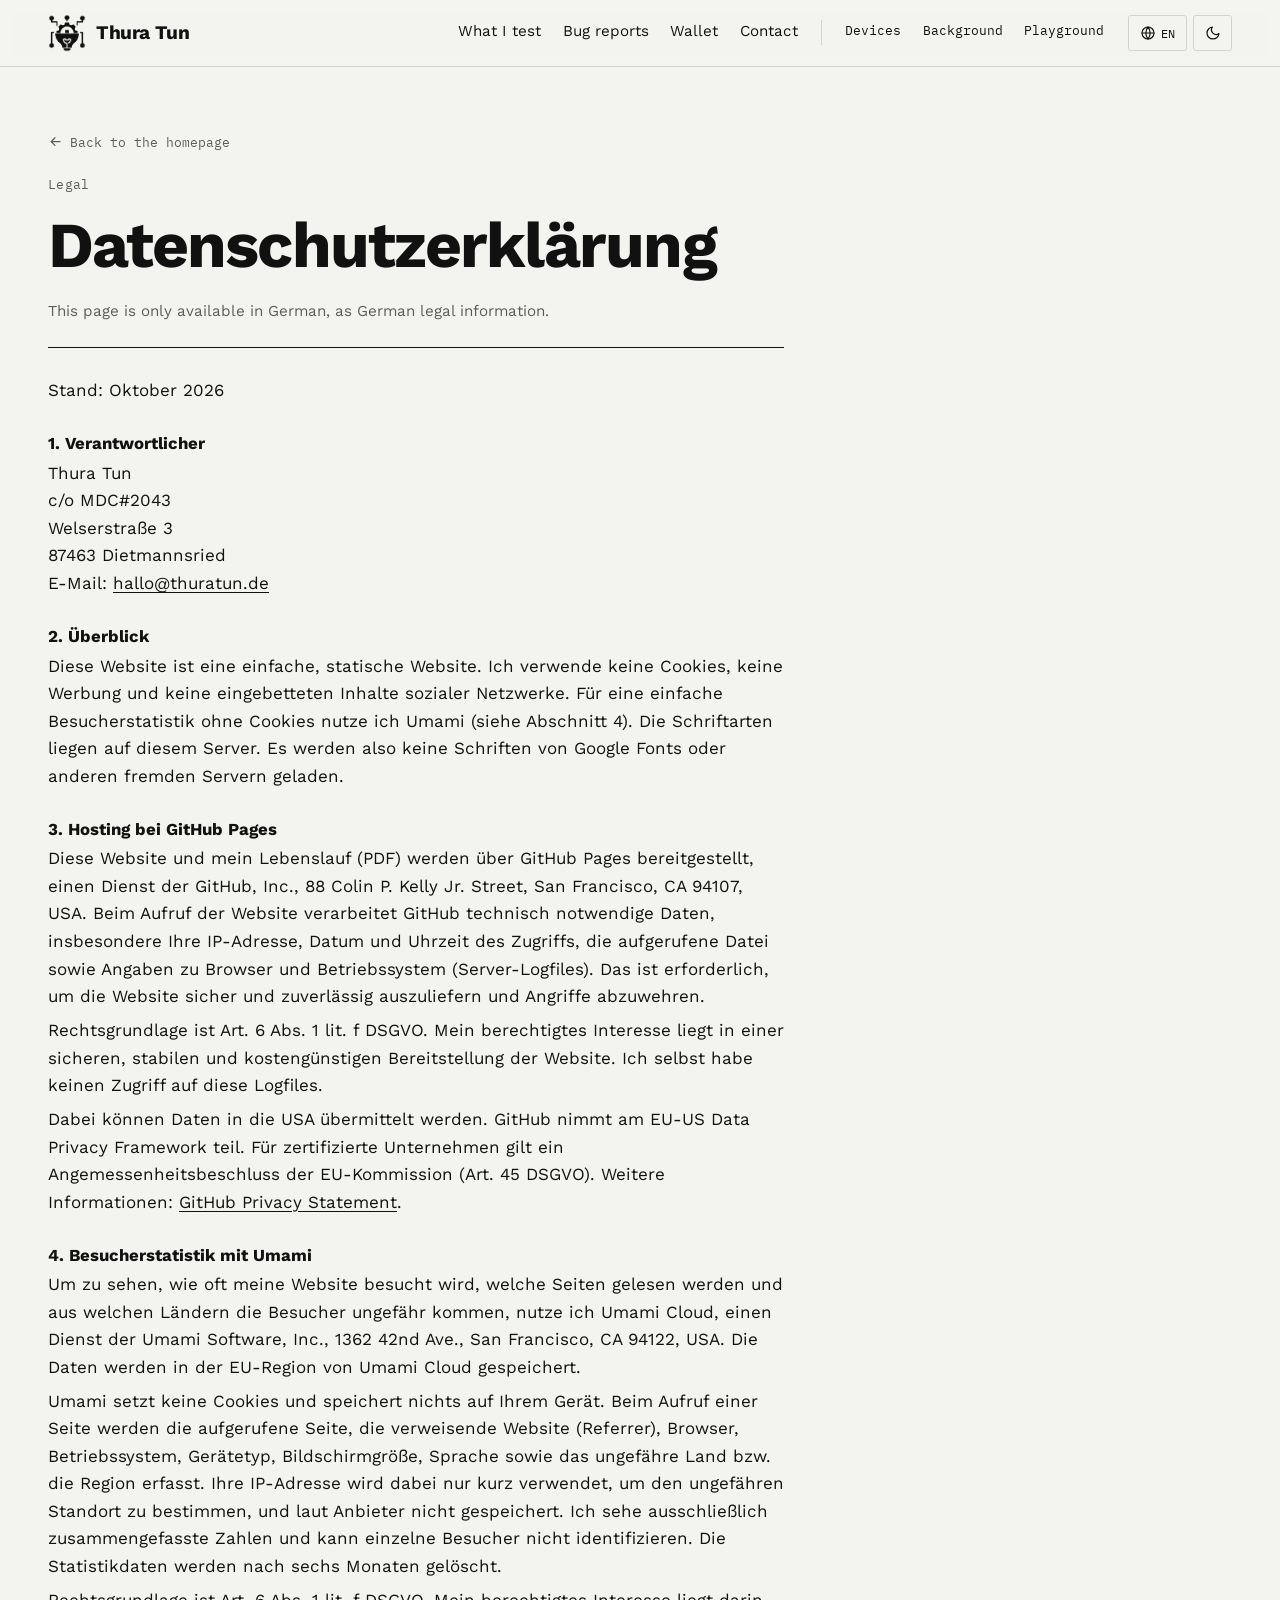
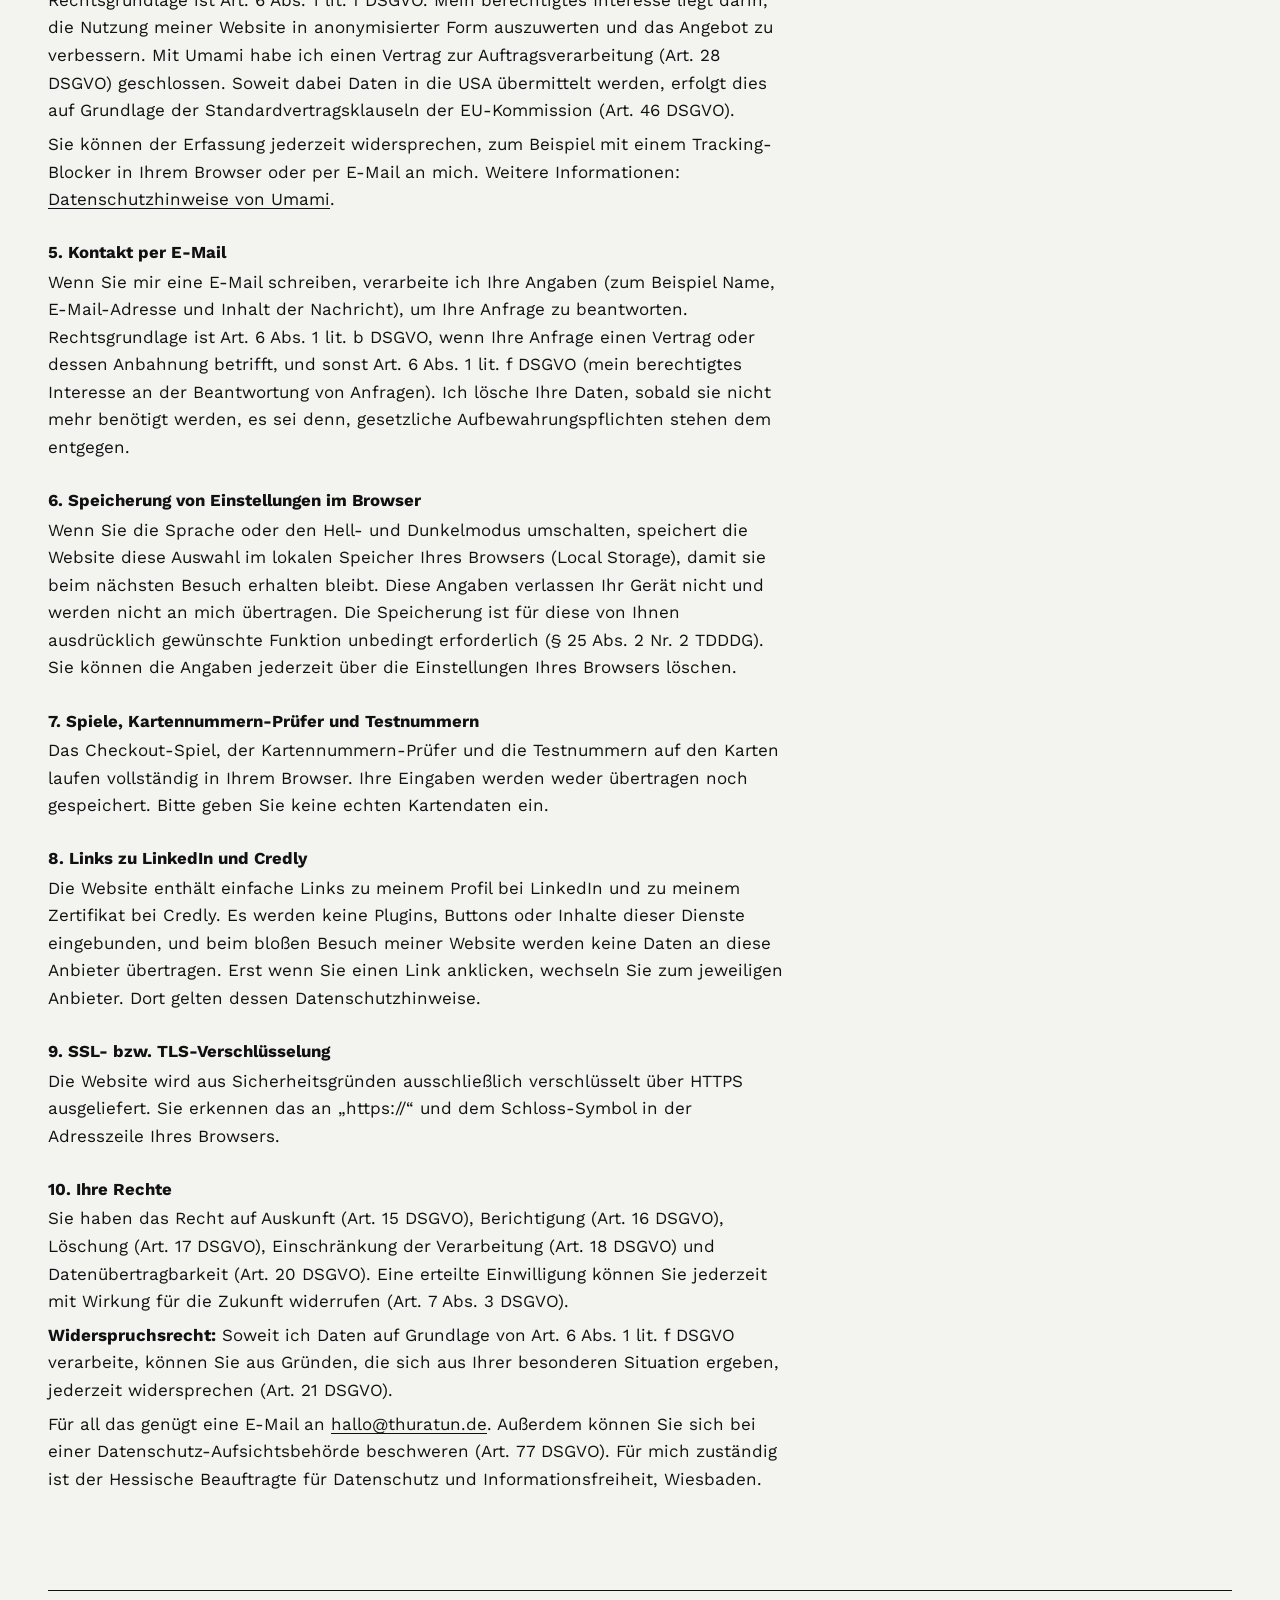
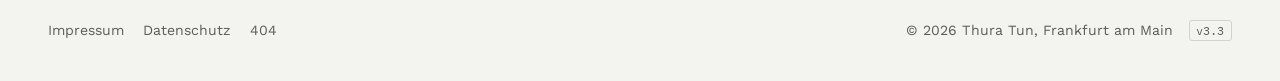
<file: datenschutz.html>
<!DOCTYPE html>
<html lang="en">
<head>
<meta charset="utf-8">
<meta name="viewport" content="width=device-width, initial-scale=1, viewport-fit=cover">
<title>Datenschutzerklärung | Thura Tun</title>
<meta name="description" content="Datenschutzerklärung von thuratun.de">
<link rel="canonical" href="https://thuratun.de/datenschutz">
<meta name="robots" content="noindex, follow">
<meta name="theme-color" content="#F3F3F0" media="(prefers-color-scheme: light)">
<meta name="theme-color" content="#0E0E0E" media="(prefers-color-scheme: dark)">
<link rel="icon" type="image/png" href="[data-uri]">
<link rel="apple-touch-icon" href="[data-uri]">
<link rel="preload" href="assets/fonts/WorkSans-Regular.woff" as="font" type="font/woff" crossorigin>
<link rel="stylesheet" href="assets/fonts.css">
<script defer src="https://cloud.umami.is/script.js" data-website-id="a2760b34-6fcb-44bb-a17a-fbfdb37f8c8f"></script>
<style>
:root{--mi:url([data-uri]);--mf:url([data-uri])}
.mk-i{--m:var(--mi)}.mk-f{--m:var(--mf)}
:root{
  --bg:#F3F3F0;--paper:#FCFCFA;--ink:#111111;--muted:#5C5C58;--line:#D3D2CC;--line2:#E6E5E0;
  --hi:#8FD3F7;--acc:#0279B8;--ok:#1C7443;--bad:#B8392C;--warn:#A86B00;
  --serif:"Young Serif",Georgia,"Times New Roman",serif;
  --sans:"Work Sans","Segoe UI",system-ui,-apple-system,Arial,sans-serif;
  --mono:"IBM Plex Mono",ui-monospace,"Cascadia Mono",Consolas,monospace;
  --w:74rem;color-scheme:light
}
@media (prefers-color-scheme:dark){:root:not([data-theme="light"]){--bg:#0E0E0E;--paper:#181818;--ink:#EDEDEA;--muted:#A2A29E;--line:#343432;--line2:#242423;--hi:#38BDF8;--acc:#38BDF8;--ok:#69C28F;--bad:#EE7E6E;--warn:#E3A93F;color-scheme:dark}}
:root[data-theme="dark"]{--bg:#0E0E0E;--paper:#181818;--ink:#EDEDEA;--muted:#A2A29E;--line:#343432;--line2:#242423;--hi:#38BDF8;--acc:#38BDF8;--ok:#69C28F;--bad:#EE7E6E;--warn:#E3A93F;color-scheme:dark}
*,*::before,*::after{box-sizing:border-box}
html{-webkit-text-size-adjust:100%;scroll-padding-top:5.5rem}
body{margin:0;background:var(--bg);color:var(--ink);font:400 1.0625rem/1.62 var(--sans);-webkit-font-smoothing:antialiased;text-rendering:optimizeLegibility}
:root[lang="my"] body{font-family:var(--sans),"Myanmar Text","Noto Sans Myanmar","Padauk",sans-serif;line-height:1.9}
img,svg{display:block;max-width:100%}
a{color:inherit;text-decoration-thickness:1px;text-underline-offset:.2em}
a:hover{text-decoration-color:var(--acc);text-decoration-thickness:2px}
:focus-visible{outline:2px solid var(--ink);outline-offset:3px}
button{font:inherit;color:inherit}
::selection{background:var(--hi);color:#111}
.w{width:min(100% - 2.5rem,var(--w));margin-inline:auto}
.sr{position:absolute;width:1px;height:1px;overflow:hidden;clip:rect(0 0 0 0);white-space:nowrap}
.mono{font-family:var(--mono)}

/* type */
h1,h2,h3{font-weight:400;margin:0;text-wrap:balance}
h1{font:700 clamp(2.3rem,5.2vw,4rem)/1.06 var(--sans);letter-spacing:-.03em}
h2{font:700 clamp(1.65rem,3.2vw,2.4rem)/1.15 var(--sans);letter-spacing:-.025em}
h3{font:700 1.08rem/1.35 var(--sans)}
:root[lang="my"] h1,:root[lang="my"] h2{font-family:var(--sans),"Myanmar Text","Noto Sans Myanmar",serif;line-height:1.45}
p{margin:0 0 1rem}
.lead{font-size:1.18rem;color:var(--muted);max-width:38rem}
.kick{font:500 .8rem/1.4 var(--mono);color:var(--muted);letter-spacing:.02em;margin:0 0 1.1rem}
/* highlight: magnetic stripe, swiped in from the left like a card */
.mark{background:linear-gradient(var(--ink),var(--ink)) no-repeat 0 0/0% 100%;padding:0 .14em;margin:0 .02em;-webkit-box-decoration-break:clone;box-decoration-break:clone;transition:background-size .7s cubic-bezier(.7,0,.2,1) .3s,color .2s linear .62s}
.mark.on,html:not(.js) .mark{background-size:100% 100%;color:var(--bg)}
.mark.done{transition:none}

/* header */
.hd{position:sticky;top:0;z-index:40;background:color-mix(in srgb,var(--bg) 92%,transparent);backdrop-filter:blur(6px);-webkit-backdrop-filter:blur(6px);border-bottom:1px solid var(--line)}
.hd-in{display:flex;align-items:center;gap:1.5rem;min-height:4.1rem}
.wm{display:flex;align-items:center;gap:.6rem;text-decoration:none;white-space:nowrap}
.mk{display:inline-block;background:currentColor;-webkit-mask:var(--m) center/contain no-repeat;mask:var(--m) center/contain no-repeat;flex:none}
.mk-i{width:2.4rem;height:2.4rem;transition:transform .35s cubic-bezier(.3,1.5,.5,1)}
.wm:hover .mk-i{transform:rotate(-10deg)}
.mk-f{width:4.6rem;height:5.5rem}
.wm-n{font:700 1.2rem var(--sans);letter-spacing:-.02em}
.wm-s{font:500 .74rem var(--mono);color:var(--muted);align-self:flex-end;margin-bottom:.3rem}
.nv{display:flex;gap:1.35rem;margin-left:auto}
.nv a{font-size:.95rem;text-decoration:none;padding:.3rem 0;border-bottom:2px solid transparent;white-space:nowrap}
.nv a:hover{border-bottom-color:var(--hi)}
.nv .pg{position:relative}
.nv .sep{width:1px;align-self:stretch;margin:.35rem .1rem;background:var(--line)}
.nv .pg{font-family:var(--mono);font-size:.84rem;padding-top:.35rem}
.nv a.act,.nv a[aria-current="page"]{border-bottom-color:var(--ink)}
.tl{display:flex;gap:.4rem;align-items:center}
.tb{display:inline-flex;align-items:center;gap:.35rem;height:2.25rem;padding:0 .65rem;border:1px solid var(--line);background:none;border-radius:3px;cursor:pointer;font:500 .78rem var(--mono)}
.tb:hover{border-color:var(--ink)}
.tb svg{width:1rem;height:1rem}
#theme .sun{display:none}
:root[data-theme="dark"] #theme .sun{display:block}:root[data-theme="dark"] #theme .moon{display:none}
@media (prefers-color-scheme:dark){:root:not([data-theme="light"]) #theme .sun{display:block}:root:not([data-theme="light"]) #theme .moon{display:none}}
.mb{display:none}
.lsel{position:relative}
.lmenu{position:absolute;right:0;top:calc(100% + .4rem);min-width:9.5rem;background:var(--paper);border:1px solid var(--ink);padding:.3rem;z-index:50;box-shadow:4px 4px 0 var(--line)}
.lmenu[hidden]{display:none}
.lmenu button{display:flex;width:100%;justify-content:space-between;background:none;border:0;padding:.5rem .6rem;cursor:pointer;text-align:left;font-size:.95rem}
.lmenu button:hover{background:var(--line2)}
.lmenu button.on::after{content:"●";font-size:.6rem;align-self:center}
@media (max-width:62rem){
  .wm-s{display:none}
  .mb{display:inline-flex}
  .nv{position:absolute;left:0;right:0;top:100%;display:none;flex-direction:column;gap:0;background:var(--bg);border-bottom:1px solid var(--ink);padding:.5rem 1.25rem 1rem}
  .hd.open .nv{display:flex}
  .nv a{padding:.75rem 0;border-bottom:1px solid var(--line2);font-size:1.05rem}
  .nv .sep{height:1px;width:auto;margin:.6rem 0;background:var(--ink)}
  .nv .pg{font-size:.95rem;padding-top:.75rem}
  .nv a.act,.nv a[aria-current="page"]{border-bottom-color:var(--line2);font-weight:600}
  .tl{margin-left:auto}
}

/* buttons */
.btns{display:flex;flex-wrap:wrap;gap:.7rem}
.btn{display:inline-flex;align-items:center;gap:.55rem;padding:.78rem 1.15rem;border:1.5px solid var(--ink);border-radius:3px;background:transparent;font:600 .98rem/1.2 var(--sans);text-decoration:none;cursor:pointer;transition:transform .15s,box-shadow .15s}
.btn svg{width:1.05rem;height:1.05rem;flex:none}
.btn.primary{background:var(--ink);color:var(--bg)}
.btn:hover{transform:translate(-2px,-2px);box-shadow:3px 3px 0 var(--acc);text-decoration:none}
.btn:active{transform:none;box-shadow:none}

/* ledger sections: label column + content column */
.sec{display:grid;grid-template-columns:12.5rem minmax(0,1fr);gap:2.5rem;padding:4.2rem 0;border-top:1.5px solid var(--ink)}
.sec-l{font:500 .8rem/1.5 var(--mono);color:var(--muted)}
.sec-l b{display:block;color:var(--ink);font-weight:700;margin-bottom:.2rem}
.sec-l span{display:block}
.sec-l>div{position:sticky;top:6rem}
.sec h2{max-width:40rem;margin-bottom:1rem}
.sec .lead{margin-bottom:2rem}
@media (max-width:52rem){.sec{grid-template-columns:1fr;gap:1rem;padding:3rem 0}.sec-l>div{position:static;display:flex;gap:.8rem;flex-wrap:wrap}.sec-l b{margin:0}}

/* tags */
.tag{display:inline-block;font:600 .7rem/1 var(--mono);text-transform:uppercase;letter-spacing:.04em;padding:.32rem .45rem;border:1px solid currentColor;border-radius:2px;white-space:nowrap}
.tag.crit{color:var(--bad)}.tag.high{color:var(--warn)}

/* chips used as filters */
.flt{display:flex;flex-wrap:wrap;gap:.4rem;margin:0 0 1.4rem}
.flt button{font:500 .8rem var(--mono);padding:.45rem .7rem;border:1px solid var(--line);background:none;border-radius:2px;cursor:pointer}
.flt button:hover{border-color:var(--ink)}
.flt button[aria-pressed="true"]{background:var(--ink);color:var(--bg);border-color:var(--ink)}
.flt button i{font-style:normal;opacity:.6;margin-left:.3rem}

/* receipt (contact) */
.ct{display:grid;grid-template-columns:minmax(0,1fr) 22rem;gap:3rem;align-items:start}
.ct h2{margin-bottom:1rem}
.ct p{color:var(--muted);max-width:32rem;margin-bottom:1.6rem}
.rw{position:relative;padding-top:.6rem}
.rw::before{content:"";position:absolute;left:-.6rem;right:-.6rem;top:0;height:.7rem;background:var(--ink);border-radius:3px}
.rc{position:relative;background:#FFFDF6;color:#23221E;font:400 .82rem/1.55 var(--mono);padding:1.4rem 1.3rem 1.5rem;margin:0 .2rem;box-shadow:0 18px 30px -24px rgba(0,0,0,.6);-webkit-mask:linear-gradient(#000 0 0) top/100% calc(100% - .55rem) no-repeat,radial-gradient(circle at 50% 100%,transparent .32rem,#000 .34rem) bottom/.9rem .56rem repeat-x;mask:linear-gradient(#000 0 0) top/100% calc(100% - .55rem) no-repeat,radial-gradient(circle at 50% 100%,transparent .32rem,#000 .34rem) bottom/.9rem .56rem repeat-x;transform-origin:top;padding-bottom:2rem}
.rc.rc-print{animation:feed 1.6s steps(14,end) both}
@keyframes feed{from{clip-path:inset(0 0 100% 0)}to{clip-path:inset(0 0 0 0)}}
.rc-h{text-align:center;border-bottom:1px dashed #9E978A;padding-bottom:.7rem;margin-bottom:.7rem}
.rc-h b{display:block;font-size:1rem;letter-spacing:.12em}
.rc-l{display:flex;justify-content:space-between;gap:1rem;padding:.12rem 0}
.rc-l span{color:#6A645A;flex:none}
.rc-l b{font-weight:700;text-align:right}
.rc-t{display:flex;justify-content:space-between;border-top:1px dashed #9E978A;border-bottom:1px dashed #9E978A;margin:.7rem 0;padding:.55rem 0;font-weight:700;font-size:.95rem}
.rc-ok{text-align:center;font-weight:700;letter-spacing:.06em}
.rc-em{display:flex;align-items:center;gap:.3rem;min-width:0}
.rc-em a{font-weight:700;text-decoration:none;overflow-wrap:anywhere}
.rc-cp{display:inline-grid;place-items:center;border:1px solid #B8B1A3;background:none;border-radius:2px;width:1.6rem;height:1.6rem;cursor:pointer;color:#23221E;flex:none;padding:0}
.rc-cp svg{width:.85rem;height:.85rem}
.rc-cp.ok{width:auto;padding:0 .35rem;gap:.2rem;display:inline-flex;align-items:center;font-size:.7rem}
.rc-qr{display:flex;justify-content:center;margin-top:1rem}
.rc-qr svg{width:6.5rem;height:6.5rem}
@media (max-width:52rem){.ct{grid-template-columns:1fr}.rw{max-width:22rem}}
@media (max-width:40rem){.ct .btns{flex-wrap:nowrap;gap:.45rem}.ct .btn{flex:1 1 auto;justify-content:center;padding:.72rem .6rem;font-size:.9rem;gap:.4rem}}

/* footer */
.ft{border-top:1.5px solid var(--ink);padding:1.8rem 0 2.4rem;display:flex;flex-wrap:wrap;justify-content:space-between;align-items:center;gap:1.2rem;font-size:.88rem;color:var(--muted)}
.ft-l{display:flex;align-items:center;gap:1rem;margin-left:auto}
.ft-l .mk{color:var(--ink)}
.ft nav{display:flex;flex-wrap:wrap;align-items:center;gap:1.2rem}
.ft a{text-decoration:none}
.ft a:hover{text-decoration:underline;text-decoration-color:var(--hi);text-decoration-thickness:3px}

/* plain page heads (legal, play, devices, it) */
.ph{padding:4rem 0 3rem}
.ph h1{max-width:52rem;margin-bottom:1.2rem}
.back{display:inline-flex;align-items:center;gap:.4rem;font:500 .8rem var(--mono);color:var(--muted);text-decoration:none;margin-bottom:1.6rem}
.back:hover{color:var(--ink)}
.back svg{width:.95rem;height:.95rem}

@media (prefers-reduced-motion:reduce){*,*::before,*::after{animation-duration:.01ms!important;animation-delay:0s!important;animation-iteration-count:1!important;transition-duration:.01ms!important;transition-delay:0s!important}}
@media print{.hd,.tl,.ft nav{display:none}}

.ver{font:500 .72rem/1 var(--mono);color:var(--muted);border:1px solid var(--line);border-radius:3px;padding:.22rem .42rem}
@media (max-width:40rem){.ft-l{margin-left:0}}.lp{max-width:46rem}
.lnote{color:var(--muted);font-size:.95rem}
.lnote:empty{display:none}
.lbody{border-top:1.5px solid var(--ink);padding-top:1.4rem;margin:1.5rem 0 3rem}
.lbody h3{font:700 1.05rem var(--sans);margin:1.8rem 0 .4rem}
.lbody p{margin:.4rem 0;overflow-wrap:anywhere}
</style>
<script>(function(d){d.className+=' js';try{var t=localStorage.getItem('theme');if(t)d.dataset.theme=t}catch(e){}})(document.documentElement)</script>
</head>
<body>
<a class="sr" href="#top">Skip to content</a>
<header class="hd" id="hd">
  <div class="w hd-in">
    <a class="wm" href="./" data-page="index.html"><span class="mk mk-i" aria-hidden="true"></span><span class="wm-n">Thura Tun</span></a>
    <nav class="nv" id="nv" aria-label="Main"><a href="./#services" data-page="index.html#services" data-i18n="n.what">What I test</a><a href="./#bugs" data-page="index.html#bugs" data-i18n="n.bugs">Bug reports</a><a href="./#wallet" data-page="index.html#wallet" data-i18n="n.wallet">Wallet</a><a href="./#contact" data-page="index.html#contact" data-i18n="n.ct">Contact</a><span class="sep" aria-hidden="true"></span><a href="devices" data-page="devices.html" class="pg" data-i18n="n.dev">Devices</a><a href="it-admin" data-page="it-admin.html" class="pg" data-i18n="n.bg">Background</a><a href="play" data-page="play.html" class="pg" data-i18n="n.play">Playground</a></nav>
    <div class="tl">
      <div class="lsel"><button class="tb" id="lang" type="button" aria-haspopup="true" aria-expanded="false" data-aria="langA"><svg viewBox="0 0 24 24" fill="none" stroke="currentColor" stroke-width="1.8" stroke-linecap="round" stroke-linejoin="round" aria-hidden="true"><circle cx="12" cy="12" r="9"/><path d="M3 12h18M12 3a14 14 0 0 1 0 18M12 3a14 14 0 0 0 0 18"/></svg><span id="lcur">EN</span></button><div class="lmenu" id="lmenu" role="menu" hidden><button type="button" role="menuitemradio" data-l="en" lang="en">English</button><button type="button" role="menuitemradio" data-l="de" lang="de">Deutsch</button><button type="button" role="menuitemradio" data-l="my" lang="my">မြန်မာ</button></div></div>
      <button class="tb" id="theme" type="button" data-aria="themeA"><svg class="moon" viewBox="0 0 24 24" fill="none" stroke="currentColor" stroke-width="1.8" stroke-linecap="round" stroke-linejoin="round" aria-hidden="true"><path d="M21 12.8A9 9 0 1 1 11.2 3a7 7 0 0 0 9.8 9.8z"/></svg><svg class="sun" viewBox="0 0 24 24" fill="none" stroke="currentColor" stroke-width="1.8" stroke-linecap="round" stroke-linejoin="round" aria-hidden="true"><circle cx="12" cy="12" r="4"/><path d="M12 2v2M12 20v2M4.9 4.9l1.4 1.4M17.7 17.7l1.4 1.4M2 12h2M20 12h2M4.9 19.1l1.4-1.4M17.7 6.3l1.4-1.4"/></svg></button>
      <button class="tb mb" id="menu" type="button" aria-expanded="false" aria-controls="nv"><span data-i18n="menu">Menu</span></button>
    </div>
  </div>
</header>
<main id="top">
  <div class="w">
    <div class="ph lp">
      <a class="back" href="./" data-page="index.html"><svg viewBox="0 0 24 24" fill="none" stroke="currentColor" stroke-width="2" stroke-linecap="round" stroke-linejoin="round" aria-hidden="true"><path d="M19 12H5M11 18l-6-6 6-6"/></svg><span data-i18n="back">Back to the homepage</span></a>
      <p class="kick" data-i18n="l.kick">Legal</p>
      <h1>Datenschutzerklärung</h1>
      <p class="lnote" data-i18n="l.note">This page is only available in German, as German legal information.</p>
      <article class="lbody" lang="de">
      <p>Stand: Oktober 2026</p>

      <h3>1. Verantwortlicher</h3>
      <p>Thura Tun<br>c/o MDC#2043<br>Welserstraße&nbsp;3<br>87463 Dietmannsried<br>E-Mail: <a class="eml" data-em="ed.nutaruht@ollah" href="#">hallo [at] thuratun.de</a></p>

      <h3>2. Überblick</h3>
      <p>Diese Website ist eine einfache, statische Website. Ich verwende keine Cookies, keine Werbung und keine eingebetteten Inhalte sozialer Netzwerke. Für eine einfache Besucherstatistik ohne Cookies nutze ich Umami (siehe Abschnitt&nbsp;4). Die Schriftarten liegen auf diesem Server. Es werden also keine Schriften von Google Fonts oder anderen fremden Servern geladen.</p>

      <h3>3. Hosting bei GitHub Pages</h3>
      <p>Diese Website und mein Lebenslauf (PDF) werden über GitHub Pages bereitgestellt, einen Dienst der GitHub, Inc., 88 Colin P. Kelly Jr. Street, San Francisco, CA 94107, USA. Beim Aufruf der Website verarbeitet GitHub technisch notwendige Daten, insbesondere Ihre IP-Adresse, Datum und Uhrzeit des Zugriffs, die aufgerufene Datei sowie Angaben zu Browser und Betriebssystem (Server-Logfiles). Das ist erforderlich, um die Website sicher und zuverlässig auszuliefern und Angriffe abzuwehren.</p>
      <p>Rechtsgrundlage ist Art.&nbsp;6 Abs.&nbsp;1 lit. f DSGVO. Mein berechtigtes Interesse liegt in einer sicheren, stabilen und kostengünstigen Bereitstellung der Website. Ich selbst habe keinen Zugriff auf diese Logfiles.</p>
      <p>Dabei können Daten in die USA übermittelt werden. GitHub nimmt am EU-US Data Privacy Framework teil. Für zertifizierte Unternehmen gilt ein Angemessenheitsbeschluss der EU-Kommission (Art.&nbsp;45 DSGVO). Weitere Informationen: <a href="https://docs.github.com/en/site-policy/privacy-policies/github-general-privacy-statement" rel="noopener">GitHub Privacy Statement</a>.</p>

      <h3>4. Besucherstatistik mit Umami</h3>
      <p>Um zu sehen, wie oft meine Website besucht wird, welche Seiten gelesen werden und aus welchen Ländern die Besucher ungefähr kommen, nutze ich Umami Cloud, einen Dienst der Umami Software, Inc., 1362 42nd Ave., San Francisco, CA 94122, USA. Die Daten werden in der EU-Region von Umami Cloud gespeichert.</p>
      <p>Umami setzt keine Cookies und speichert nichts auf Ihrem Gerät. Beim Aufruf einer Seite werden die aufgerufene Seite, die verweisende Website (Referrer), Browser, Betriebssystem, Gerätetyp, Bildschirmgröße, Sprache sowie das ungefähre Land bzw. die Region erfasst. Ihre IP-Adresse wird dabei nur kurz verwendet, um den ungefähren Standort zu bestimmen, und laut Anbieter nicht gespeichert. Ich sehe ausschließlich zusammengefasste Zahlen und kann einzelne Besucher nicht identifizieren. Die Statistikdaten werden nach sechs Monaten gelöscht.</p>
      <p>Rechtsgrundlage ist Art.&nbsp;6 Abs.&nbsp;1 lit. f DSGVO. Mein berechtigtes Interesse liegt darin, die Nutzung meiner Website in anonymisierter Form auszuwerten und das Angebot zu verbessern. Mit Umami habe ich einen Vertrag zur Auftragsverarbeitung (Art.&nbsp;28 DSGVO) geschlossen. Soweit dabei Daten in die USA übermittelt werden, erfolgt dies auf Grundlage der Standardvertragsklauseln der EU-Kommission (Art.&nbsp;46 DSGVO).</p>
      <p>Sie können der Erfassung jederzeit widersprechen, zum Beispiel mit einem Tracking-Blocker in Ihrem Browser oder per E-Mail an mich. Weitere Informationen: <a href="https://umami.is/privacy" rel="noopener">Datenschutzhinweise von Umami</a>.</p>

      <h3>5. Kontakt per E-Mail</h3>
      <p>Wenn Sie mir eine E-Mail schreiben, verarbeite ich Ihre Angaben (zum Beispiel Name, E-Mail-Adresse und Inhalt der Nachricht), um Ihre Anfrage zu beantworten. Rechtsgrundlage ist Art.&nbsp;6 Abs.&nbsp;1 lit. b DSGVO, wenn Ihre Anfrage einen Vertrag oder dessen Anbahnung betrifft, und sonst Art.&nbsp;6 Abs.&nbsp;1 lit. f DSGVO (mein berechtigtes Interesse an der Beantwortung von Anfragen). Ich lösche Ihre Daten, sobald sie nicht mehr benötigt werden, es sei denn, gesetzliche Aufbewahrungspflichten stehen dem entgegen.</p>

      <h3>6. Speicherung von Einstellungen im Browser</h3>
      <p>Wenn Sie die Sprache oder den Hell- und Dunkelmodus umschalten, speichert die Website diese Auswahl im lokalen Speicher Ihres Browsers (Local Storage), damit sie beim nächsten Besuch erhalten bleibt. Diese Angaben verlassen Ihr Gerät nicht und werden nicht an mich übertragen. Die Speicherung ist für diese von Ihnen ausdrücklich gewünschte Funktion unbedingt erforderlich (§&nbsp;25 Abs.&nbsp;2 Nr. 2 TDDDG). Sie können die Angaben jederzeit über die Einstellungen Ihres Browsers löschen.</p>

      <h3>7. Spiele, Kartennummern-Prüfer und Testnummern</h3>
      <p>Das Checkout-Spiel, der Kartennummern-Prüfer und die Testnummern auf den Karten laufen vollständig in Ihrem Browser. Ihre Eingaben werden weder übertragen noch gespeichert. Bitte geben Sie keine echten Kartendaten ein.</p>

      <h3>8. Links zu LinkedIn und Credly</h3>
      <p>Die Website enthält einfache Links zu meinem Profil bei LinkedIn und zu meinem Zertifikat bei Credly. Es werden keine Plugins, Buttons oder Inhalte dieser Dienste eingebunden, und beim bloßen Besuch meiner Website werden keine Daten an diese Anbieter übertragen. Erst wenn Sie einen Link anklicken, wechseln Sie zum jeweiligen Anbieter. Dort gelten dessen Datenschutzhinweise.</p>

      <h3>9. SSL- bzw. TLS-Verschlüsselung</h3>
      <p>Die Website wird aus Sicherheitsgründen ausschließlich verschlüsselt über HTTPS ausgeliefert. Sie erkennen das an „https://“ und dem Schloss-Symbol in der Adresszeile Ihres Browsers.</p>

      <h3>10. Ihre Rechte</h3>
      <p>Sie haben das Recht auf Auskunft (Art.&nbsp;15 DSGVO), Berichtigung (Art.&nbsp;16 DSGVO), Löschung (Art.&nbsp;17 DSGVO), Einschränkung der Verarbeitung (Art.&nbsp;18 DSGVO) und Datenübertragbarkeit (Art.&nbsp;20 DSGVO). Eine erteilte Einwilligung können Sie jederzeit mit Wirkung für die Zukunft widerrufen (Art.&nbsp;7 Abs.&nbsp;3 DSGVO).</p>
      <p><b>Widerspruchsrecht:</b> Soweit ich Daten auf Grundlage von Art.&nbsp;6 Abs.&nbsp;1 lit. f DSGVO verarbeite, können Sie aus Gründen, die sich aus Ihrer besonderen Situation ergeben, jederzeit widersprechen (Art.&nbsp;21 DSGVO).</p>
      <p>Für all das genügt eine E-Mail an <a class="eml" data-em="ed.nutaruht@ollah" href="#">hallo [at] thuratun.de</a>. Außerdem können Sie sich bei einer Datenschutz-Aufsichtsbehörde beschweren (Art.&nbsp;77 DSGVO). Für mich zuständig ist der Hessische Beauftragte für Datenschutz und Informationsfreiheit, Wiesbaden.</p>
    
    </article>
    </div>
  </div>
</main>
  <div class="w">
    <footer class="ft">
      <nav aria-label="Footer"><a href="impressum" data-page="impressum.html">Impressum</a><a href="datenschutz" data-page="datenschutz.html">Datenschutz</a><a href="404" data-page="404.html">404</a></nav>
      <div class="ft-l"><span data-i18n="ft.c">© 2026 Thura Tun, Frankfurt am Main</span><span class="ver" title="Website version">v3.3</span></div>
    </footer>
  </div>
<script>
(function(){
  var DE={'l.kick':'Rechtliches','l.note':''};
  var MY={'l.kick':'ဥပဒေဆိုင်ရာ','l.note':'ဤစာမျက်နှာကို ဂျာမန်ဥပဒေဆိုင်ရာ အချက်အလက်အဖြစ် ဂျာမန်ဘာသာဖြင့်သာ ရရှိနိုင်ပါသည်။'};
  var S={en:{title:'Datenschutzerklärung | Thura Tun',desc:'Datenschutzerklärung of thuratun.de'},de:{title:'Datenschutzerklärung | Thura Tun',desc:'Datenschutzerklärung von thuratun.de'},my:{title:'Datenschutzerklärung | Thura Tun',desc:'thuratun.de ၏ Datenschutzerklärung'}};
  /* ---------- data shared by the homepage and the devices page ---------- */
  /* Placeholders until the Google Sheet tabs are connected (banks.json and devices.json are read first). */
  var BANKS_FALLBACK=['BB Bank','bunq','C24','Deutsche Bank','DKB','Frankfurter Sparkasse','Frankfurter Volksbank','HypoVereinsbank','ING','Klarna Bank','Openbank','Revolut DE','Sparda-Bank Hessen','BBVA','Trade Republic','Vivid'];
  /* badge for each bank: short mark, background, text colour. Unknown names get a neutral badge. */
  var BRAND={
    'wise':['W','#9FE870','#163300'],'bb bank':['BB','#003C7E','#FFFFFF'],'deutsche bank':['DB','#0018A8','#FFFFFF'],
    'frankfurter sparkasse':['S','#E2001A','#FFFFFF'],'hypovereinsbank':['HVB','#E30613','#FFFFFF'],'ing':['ING','#FF6200','#FFFFFF'],
    'klarna bank':['K.','#FFB3C7','#0B051D'],'openbank':['O','#EC0000','#FFFFFF'],'sparda-bank':['SB','#005CA9','#FFFFFF'],'sparda-bank hessen':['SB','#005CA9','#FFFFFF'],'vivid':['V','#6B3FF2','#FFFFFF'],'c24':['C24','#00285F','#FFFFFF'],'bunq':['b','linear-gradient(135deg,#FF7819,#F2C200 30%,#2ABD5C 55%,#1E9EE0 78%,#8D4FD8)','#FFFFFF'],
    'revolut':['R','#191C1F','#FFFFFF'],'revolut business':['RB','#191C1F','#FFFFFF'],'revolut de':['R·DE','#191C1F','#FFFFFF'],
    'frankfurter volksbank':['VB','#0066B3','#FFFFFF','#FF6600'],'dkb':['DKB','#148DEA','#FFFFFF'],'bbva':['BBVA','#004481','#FFFFFF'],
    'trade republic':['TR','#000000','#FFFFFF'],'n26':['N26','#36A18B','#FFFFFF'],'commerzbank':['CB','#FFD700','#002E3C'],'postbank':['PB','#FFCC00','#0A3A8F'],'comdirect':['cd','#FFF500','#000000'],'paypal':['PP','#003087','#FFFFFF']
  };
  function badge(name){
    var b=BRAND[String(name).trim().toLowerCase()];
    if(!b){var w=String(name).replace(/[^A-Za-zÄÖÜäöü0-9 ]/g,'').split(/\s+/).filter(Boolean);b=[(w[0]||'?').charAt(0).toUpperCase()+(w[1]?w[1].charAt(0).toUpperCase():''),'#5E594F','#FFFFFF']}
    return '<span class="bb'+(b[0].length>3?' lg':'')+(b[3]?' st':'')+'" style="--b:'+b[1]+';--f:'+b[2]+(b[3]?';--s:'+b[3]:'')+'" aria-hidden="true">'+esc(b[0])+'</span>';
  }
  var DEVICES_FALLBACK=[
    ['Main Workstation','Windows 11','Desktop'],['Lenovo ThinkPad P16v Gen 2','Windows 11','Laptop'],['Dell Latitude 7420','Windows 11','Laptop'],['Dell Latitude 7400','Windows 10','Laptop'],
    ['Dell Latitude 7490','Ubuntu 22.04.4','Laptop'],['Acer Aspire E5-471G','Windows 7','Laptop'],['MacBook Pro 13", 2019','macOS Sequoia 15.7.3','Laptop'],
    ['OnePlus 13','Android 16','Mobile'],['Samsung A52s','Android 14','Mobile'],['Samsung A42','Android 12','Mobile'],
    ['Samsung A41','Android 12','Mobile'],['Samsung A40','Android 11','Mobile'],['Xiaomi Mi A2','Android 10','Mobile'],['Samsung A5','Android 8','Mobile'],
    ['Samsung A3','Android 7','Mobile'],['Huawei nova 11i','Android 12','Mobile'],['Samsung Tab A7','Android 12','Tablet'],['iPhone 17 Pro Max','iOS 27.2','Mobile'],
    ['iPhone 7','iOS 14.4.2','Mobile'],['iPhone 5s','iOS 12.5.7','Mobile'],['iPad Air 2','iPadOS 15.5','Tablet'],
    ['Apple Watch Series 8','watchOS 26.6','Smartwatches'],['OnePlus Watch 2R','Google Wear OS 4','Smartwatches'],['Amazon Fire TV Stick 4K','N/A','Streaming Devices'],['Roku Streaming Stick 4K','N/A','Streaming Devices'],
    ['Apple TV 4K 2022','tvOS 18.4','Streaming Devices'],['Xiaomi TV Stick 4K','Android 11','Streaming Devices'],['PlayStation 5','N/A','Gaming Consoles'],
    ['PlayStation 4','N/A','Gaming Consoles'],['HomePod mini 2','N/A','Smart Home Devices'],['Amazon Echo Dot (3rd Gen)','N/A','Smart Home Devices'],['Philips 50PUS8105/12','N/A','Smart TV'],['AirPods Pro 2','N/A','Wearables']
  ];
  var CAT={
    'Desktop':{en:'Desktop',de:'Desktop',my:'Desktop ကွန်ပျူတာ',o:1},'Laptop':{en:'Laptops',de:'Laptops',my:'Laptop',o:2},'Mobile':{en:'Phones',de:'Smartphones',my:'ဖုန်း',o:3},
    'Tablet':{en:'Tablets',de:'Tablets',my:'Tablet',o:4},'Smartwatches':{en:'Smartwatches',de:'Smartwatches',my:'Smartwatch',o:5},'Wearables':{en:'Wearables',de:'Wearables',my:'ဝတ်ဆင်ပစ္စည်း',o:6},
    'Streaming Devices':{en:'Streaming devices',de:'Streaming-Geräte',my:'Streaming စက်',o:7},'Smart TV':{en:'Smart TV',de:'Smart-TV',my:'Smart TV',o:8},
    'Gaming Consoles':{en:'Consoles',de:'Spielkonsolen',my:'ဂိမ်းစက်',o:9},'Smart Home Devices':{en:'Smart home',de:'Smart Home',my:'Smart home',o:10}
  };
  function catKey(c){c=String(c||'').trim();for(var k in CAT)if(k.toLowerCase()===c.toLowerCase())return k;return c||'Other'}
  function catName(k){return CAT[k]?L(CAT[k]):k}
  function catOrder(k){return CAT[k]?CAT[k].o:99}
  function platform(os){
    var s=String(os||'').toLowerCase();
    if(/windows/.test(s))return'Windows';if(/macos|mac os/.test(s))return'macOS';if(/ubuntu|linux|debian|fedora/.test(s))return'Linux';
    if(/ipados/.test(s))return'iPadOS';if(/^ios|\bios\b/.test(s))return'iOS';if(/watchos/.test(s))return'watchOS';if(/tvos/.test(s))return'tvOS';
    if(/wear ?os/.test(s))return'Wear OS';if(/android/.test(s))return'Android';return'';
  }
  function devRows(j){
    var r=(j&&j.rows)||[];r=r.map(function(x){return[String(x[0]||'').trim(),String(x[1]||'').trim(),catKey(x[2])]}).filter(function(x){return x[0]});
    return r.length?r:null;
  }
  function bankRows(j){
    var r=(j&&j.rows)||[];r=r.map(function(x){return String(Array.isArray(x)?x[0]:x||'').trim()}).filter(Boolean);
    return r.length?r:null;
  }
  function isApple(r){return /^(iphone|ipad|macbook|imac|mac |apple|airpods|homepod)/i.test(r[0])||/(^ios|ipados|macos|watchos|tvos)/i.test(r[1])}
  function appleFirst(rows){return rows.map(function(r,i){return[r,i]}).sort(function(a,b){return(isApple(b[0])-isApple(a[0]))||(a[1]-b[1])}).map(function(x){return x[0]})}
  /* ---------- shared core: language, theme, menu, mail, small helpers ---------- */
  var COMMON={
    de:{'wm.s':'Payment-Tester','menu':'Menü','n.what':'Was ich teste','n.bugs':'Bug-Reports','n.wallet':'Portemonnaie','n.dev':'Geräte','n.bg':'Werdegang','n.ct':'Kontakt','n.play':'Spielwiese',
      'ct.mail':'E-Mail schreiben','ct.book':'30-Min.-Gespräch buchen','rc.sub':'Payment- und Softwaretests','rc.mail':'E-Mail','rc.loc':'Standort','rc.locv':'Deutschland','rc.where':'Einsatz','rc.wherev':'Remote und vor Ort in ganz Deutschland','rc.lang':'Sprachen','rc.langv':'Deutsch · Englisch · Birmanisch','rc.tot':'Erstes Gespräch','rc.totv':'0,00 €','rc.ok':'GENEHMIGT',
      'ft.c':'© 2026 Thura Tun, Frankfurt am Main','ft.play':'Spielwiese','back':'Zur Startseite'},
    my:{'wm.s':'payment tester','menu':'မီနူး','n.what':'စမ်းသပ်သည့်အရာ','n.bugs':'Bug report များ','n.wallet':'ပိုက်ဆံအိတ်','n.dev':'စက်ပစ္စည်းများ','n.bg':'နောက်ခံ','n.ct':'ဆက်သွယ်ရန်','n.play':'ကစားကွင်း',
      'ct.mail':'အီးမေးလ် ပို့ရန်','ct.book':'30 မိနစ် ခေါ်ဆိုမှု ချိန်းရန်','rc.sub':'Payment နဲ့ software testing','rc.mail':'အီးမေးလ်','rc.loc':'နေရာ','rc.locv':'ဂျာမနီ','rc.where':'အလုပ်ပုံစံ','rc.wherev':'Remote နဲ့ ဂျာမနီတစ်ဝှမ်း ဆိုင်များတွင်','rc.lang':'ဘာသာစကား','rc.langv':'ဂျာမန် · အင်္ဂလိပ် · မြန်မာ','rc.tot':'ပထမဆုံး ဆွေးနွေးမှု','rc.ok':'အတည်ပြုပြီး',
      'ft.c':'© 2026 Thura Tun၊ Frankfurt am Main','ft.play':'ကစားကွင်း','back':'ပင်မစာမျက်နှာသို့'}
  };
  var SC={
    en:{copyMail:'Copy email address',copied:'Copied',langA:'Choose language',themeA:'Switch light and dark mode',menuA:'Menu'},
    de:{copyMail:'E-Mail-Adresse kopieren',copied:'Kopiert',langA:'Sprache wählen',themeA:'Hell- und Dunkelmodus wechseln',menuA:'Menü'},
    my:{copyMail:'အီးမေးလ်လိပ်စာ ကူးယူရန်',copied:'ကူးပြီး',langA:'ဘာသာစကား ရွေးရန်',themeA:'အလင်း/အမှောင် ပြောင်းရန်',menuA:'မီနူး'}
  };
  var LANGS=['en','de','my'],LCODE={en:'EN',de:'DE',my:'MY'},LOC={en:'en-GB',de:'de-DE',my:'en-GB'};
  var $=function(s,c){return Array.prototype.slice.call((c||document).querySelectorAll(s))};
  var root=document.documentElement,rm=matchMedia('(prefers-reduced-motion: reduce)').matches;
  function esc(s){return String(s).replace(/[&<>"]/g,function(c){return{"&":"&amp;","<":"&lt;",">":"&gt;",'"':"&quot;"}[c]})}
  function store(k,v){try{localStorage.setItem(k,v)}catch(e){}}
  function read(k){try{return localStorage.getItem(k)}catch(e){return null}}
  function fmt(s,o){return String(s).replace(/\{(\w+)\}/g,function(_,k){return o[k]})}
  function L(o){return o?(o[LANG]!=null?o[LANG]:o.en):''}
  var LANG='en',EN={},hooks=[],scrollHooks=[];
  $('[data-i18n]').forEach(function(el){var k=el.getAttribute('data-i18n');if(!(k in EN))EN[k]=el.innerHTML});
  function T(k){var a=[S[LANG],SC[LANG],S.en,SC.en];for(var i=0;i<a.length;i++)if(a[i]&&a[i][k]!=null)return a[i][k];return ''}
  function TX(k){var a=[LANG==='de'&&typeof DE!=='undefined'?DE:LANG==='my'&&typeof MY!=='undefined'?MY:null,COMMON[LANG]];for(var i=0;i<a.length;i++)if(a[i]&&a[i][k]!=null)return a[i][k];return EN[k]}
  function split(){}
  /* clean addresses: devices.html -> devices, index.html -> ./ (German pages: de/...) */
  var DEP=['index','devices','it-admin','play'];
  function url(p){var m=String(p).match(/^(de\/)?([\w-]+)\.html(#.*)?$/);if(!m)return p;var n=m[2],de=DEP.indexOf(n)>-1&&(m[1]||LANG==='de')?'de/':'';var path=n==='index'?de:de+n;return(path||'./')+(m[3]||'')}
  function applyLang(l){
    LANG=LANGS.indexOf(l)>-1?l:'en';root.lang=LANG;
    $('[data-i18n]').forEach(function(el){var k=el.getAttribute('data-i18n'),v=TX(k);if(v!=null)el.innerHTML=v});
    $('[data-ph]').forEach(function(el){el.placeholder=T(el.getAttribute('data-ph'))});
    $('[data-aria]').forEach(function(el){el.setAttribute('aria-label',T(el.getAttribute('data-aria')))});
    $('a[data-page]').forEach(function(a){a.setAttribute('href',url(a.getAttribute('data-page')))});
    $('[data-href-de]').forEach(function(a){a.href=a.getAttribute(LANG==='de'?'data-href-de':'data-href-en')});
    if(T('title'))document.title=T('title');var md=$('meta[name="description"]')[0];if(md&&T('desc'))md.content=T('desc');
    $('#lmenu [data-l]').forEach(function(s){var on=s.getAttribute('data-l')===LANG;s.classList.toggle('on',on);s.setAttribute('aria-checked',on?'true':'false')});
    var lc=document.getElementById('lcur');if(lc)lc.textContent=LCODE[LANG];
    hooks.forEach(function(f){f()});
  }
  var lb=document.getElementById('lang'),lm=document.getElementById('lmenu');
  function lmenu(o){lm.hidden=!o;lb.setAttribute('aria-expanded',o?'true':'false')}
  lb.onclick=function(e){e.stopPropagation();lmenu(lm.hidden)};
  /* German has its own pages (/de/), English and Burmese share the main pages */
  function goLang(l){
    if(typeof PL==='undefined')return false;
    if(l==='de'&&PL.de&&PL.lang!=='de'){store('lang','de');location.href=PL.de+location.hash;return true}
    if(l!=='de'&&PL.lang==='de'){store('lang',l);location.href=PL.en+location.hash;return true}
    return false;
  }
  $('#lmenu [data-l]').forEach(function(b){b.onclick=function(){var l=b.getAttribute('data-l');if(goLang(l))return;applyLang(l);store('lang',LANG);lmenu(false);lb.focus()}});
  document.addEventListener('click',function(e){if(!lm.contains(e.target))lmenu(false)});
  document.addEventListener('keydown',function(e){if(e.key==='Escape')lmenu(false)});

  document.getElementById('theme').onclick=function(){
    var dark=root.dataset.theme?root.dataset.theme==='dark':matchMedia('(prefers-color-scheme: dark)').matches;
    root.dataset.theme=dark?'light':'dark';store('theme',root.dataset.theme);
  };

  var hd=document.getElementById('hd'),mb=document.getElementById('menu');
  function menu(o){hd.classList.toggle('open',o);mb.setAttribute('aria-expanded',o?'true':'false')}
  mb.onclick=function(){menu(!hd.classList.contains('open'))};
  $('.nv a').forEach(function(a){a.addEventListener('click',function(){menu(false)})});
  document.addEventListener('keydown',function(e){if(e.key==='Escape')menu(false)});
  document.addEventListener('click',function(e){if(!hd.contains(e.target))menu(false)});

  /* run something once when an element scrolls into view */
  function onView(el,fn,th){
    if(!el)return;if(rm||!('IntersectionObserver' in window)){fn(el);return}
    var o=new IntersectionObserver(function(es){es.forEach(function(e){if(e.isIntersecting){o.disconnect();fn(el)}})},{threshold:th||.25});o.observe(el);
  }
  function watch(list){list.forEach(function(el){el.classList.add('in')})}
  function count(el){el.textContent=el.dataset.to}
  var markOn=false;function marks(){$('.mark').forEach(function(m){if(markOn)m.classList.add('on','done');else onView(m,function(){markOn=true;$('.mark').forEach(function(x){x.classList.add('on');setTimeout(function(){x.classList.add('done')},1100)})},.6)})}
  hooks.push(marks);

  addEventListener('scroll',function(){scrollHooks.forEach(function(f){f()})},{passive:true});

  /* smooth in-page links */
  document.addEventListener('click',function(e){
    var a=e.target.closest('a[href^="#"]');if(!a)return;
    var id=a.getAttribute('href').slice(1);e.preventDefault();
    if(!id||id==='top'){scrollTo({top:0,behavior:rm?'auto':'smooth'});return}
    var t=document.getElementById(id);if(!t)return;
    t.scrollIntoView({behavior:rm?'auto':'smooth',block:'start'});
    try{history.replaceState(null,'','#'+id)}catch(x){}
  });

  /* underline the section you are reading */
  var spy=$('.nv a[href^="#"]').map(function(a){return[a,document.getElementById(a.getAttribute('href').slice(1))]}).filter(function(x){return x[1]});
  function spyF(){var cur=null,lim=innerHeight*.35;spy.forEach(function(x){if(x[1].getBoundingClientRect().top<lim)cur=x[0]});if(innerHeight+scrollY>=root.scrollHeight-4&&spy.length)cur=spy[spy.length-1][0];spy.forEach(function(x){x[0].classList.toggle('act',x[0]===cur)})}
  if(spy.length){scrollHooks.push(spyF);spyF()}

  /* email address is only assembled in the browser */
  function mail(){var e=$('[data-em]')[0];return e?e.getAttribute('data-em').split('').reverse().join(''):''}
  $('[data-em]').forEach(function(a){var m=a.getAttribute('data-em').split('').reverse().join('');a.href='mailto:'+m;if(!a.hasAttribute('data-keep'))a.textContent=m});
  var IC_OK='<svg viewBox="0 0 24 24" fill="none" stroke="currentColor" stroke-width="2.5" stroke-linecap="round" stroke-linejoin="round" aria-hidden="true"><path d="M5 12l5 5 9-10"/></svg>';
  function copyTxt(v,b){
    var ic=b._ic||(b._ic=b.innerHTML);
    function ok(){b.classList.add('ok');b.innerHTML=IC_OK+'<span>'+T('copied')+'</span>';clearTimeout(b._t);b._t=setTimeout(function(){b.classList.remove('ok');b.innerHTML=ic},1600)}
    function legacy(){try{var t=document.createElement('textarea');t.value=v;t.style.position='fixed';t.style.opacity='0';document.body.appendChild(t);t.select();var r=document.execCommand('copy');t.remove();return r}catch(e){return false}}
    if(navigator.clipboard&&window.isSecureContext)navigator.clipboard.writeText(v).then(ok,function(){if(legacy())ok()});else if(legacy())ok();
  }
  var cpm=document.getElementById('cpmail');if(cpm)cpm.addEventListener('click',function(){copyTxt(mail(),cpm)});
  /* the receipt prints when it scrolls into view */
  $('.rc').forEach(function(r){if(!rm){r.style.clipPath='inset(0 0 100% 0)';onView(r.parentNode,function(){r.style.clipPath='';r.classList.add('rc-print')},.3)}});

  function getJSON(url){return fetch(url+'?v='+Date.now(),{cache:'no-store'}).then(function(r){if(!r.ok)throw 0;return r.json()})}

  function initLang(){
    var q=null;try{q=new URLSearchParams(location.search).get('lang')}catch(e){}
    if(q){if(LANGS.indexOf(q)<0)q=null;else store('lang',q);try{history.replaceState(null,'',location.pathname+location.hash)}catch(e){}}
    if(typeof PL!=='undefined'&&PL.lang==='de'){if(q&&q!=='de'&&goLang(q))return;applyLang('de');return}
    var l=q||read('lang')||(function(n){n=(n||'').toLowerCase();return n.indexOf('de')===0?'de':n.indexOf('my')===0?'my':'en'})(navigator.language);
    if(l==='de'&&typeof PL!=='undefined'&&PL.de){try{location.replace(PL.de+location.hash);return}catch(e){}}
    applyLang(l);
  }
  initLang();
})();
</script>
</body>
</html>
</file>
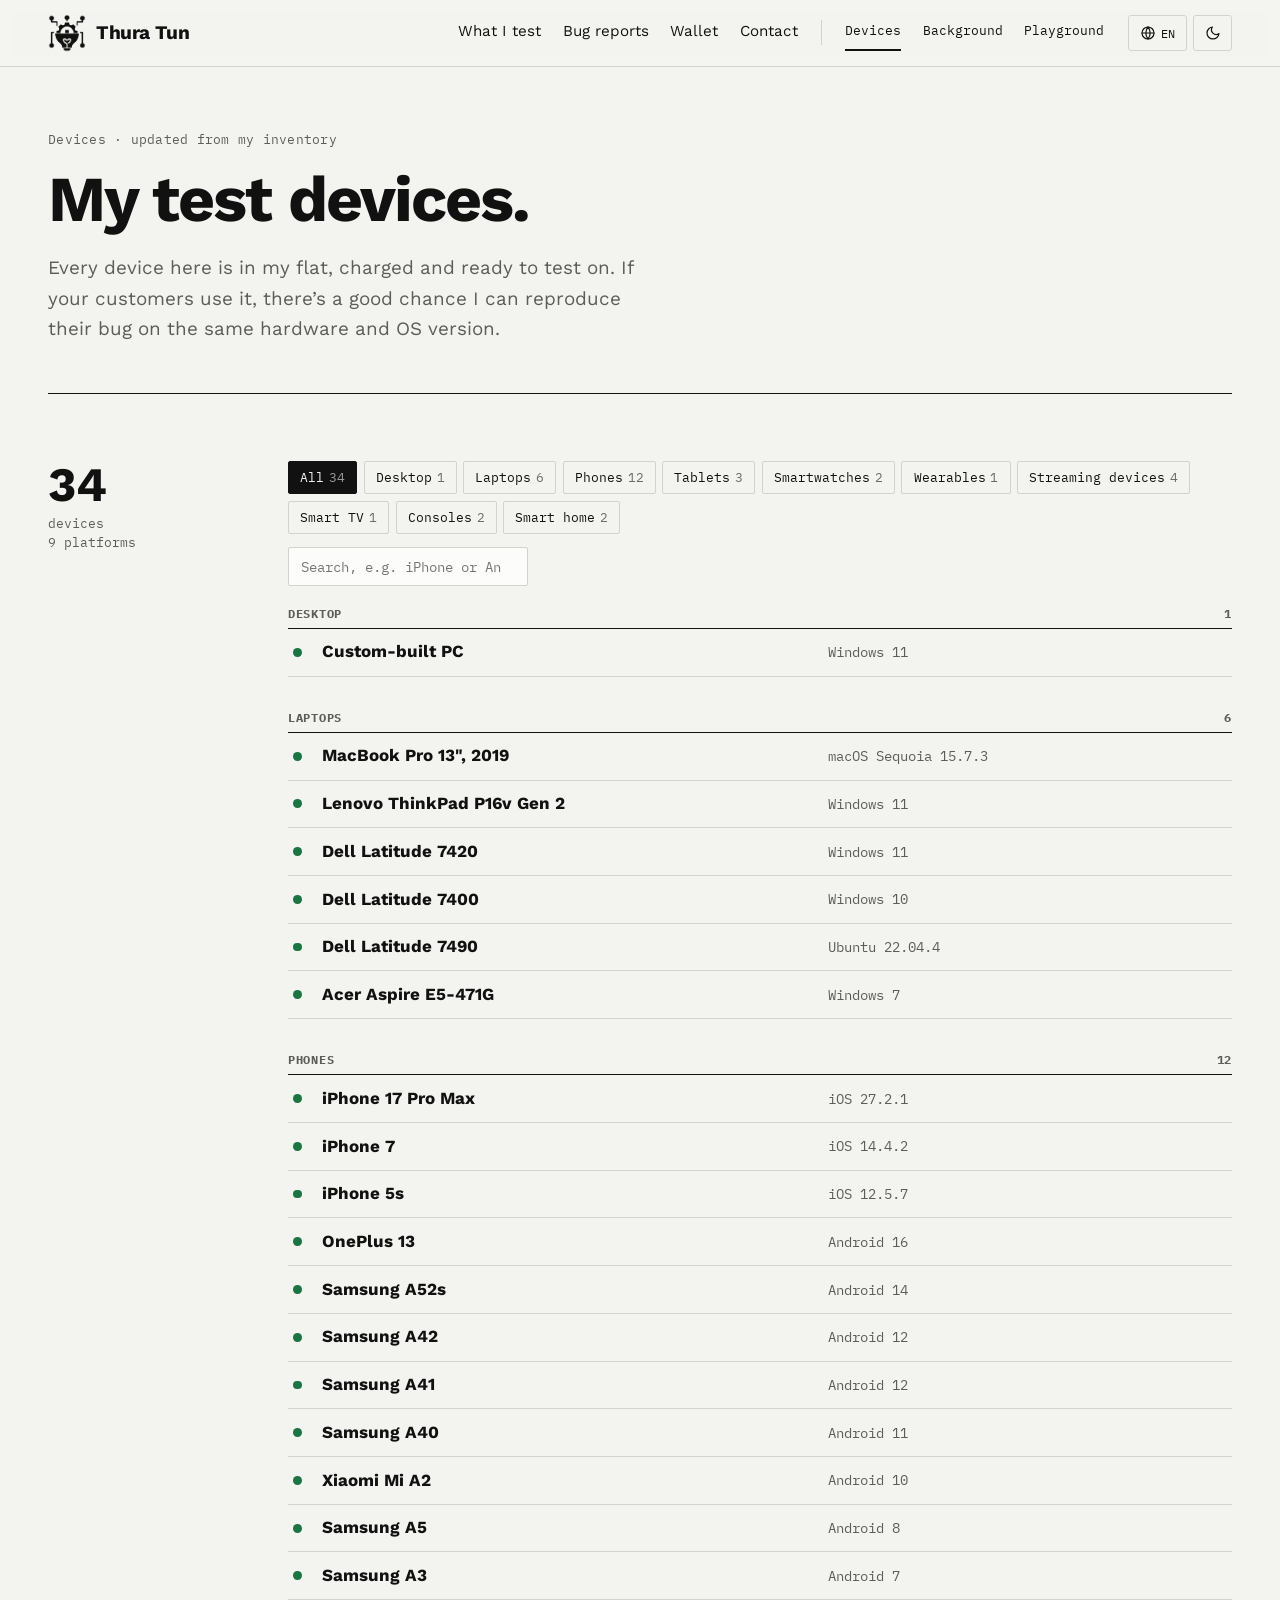
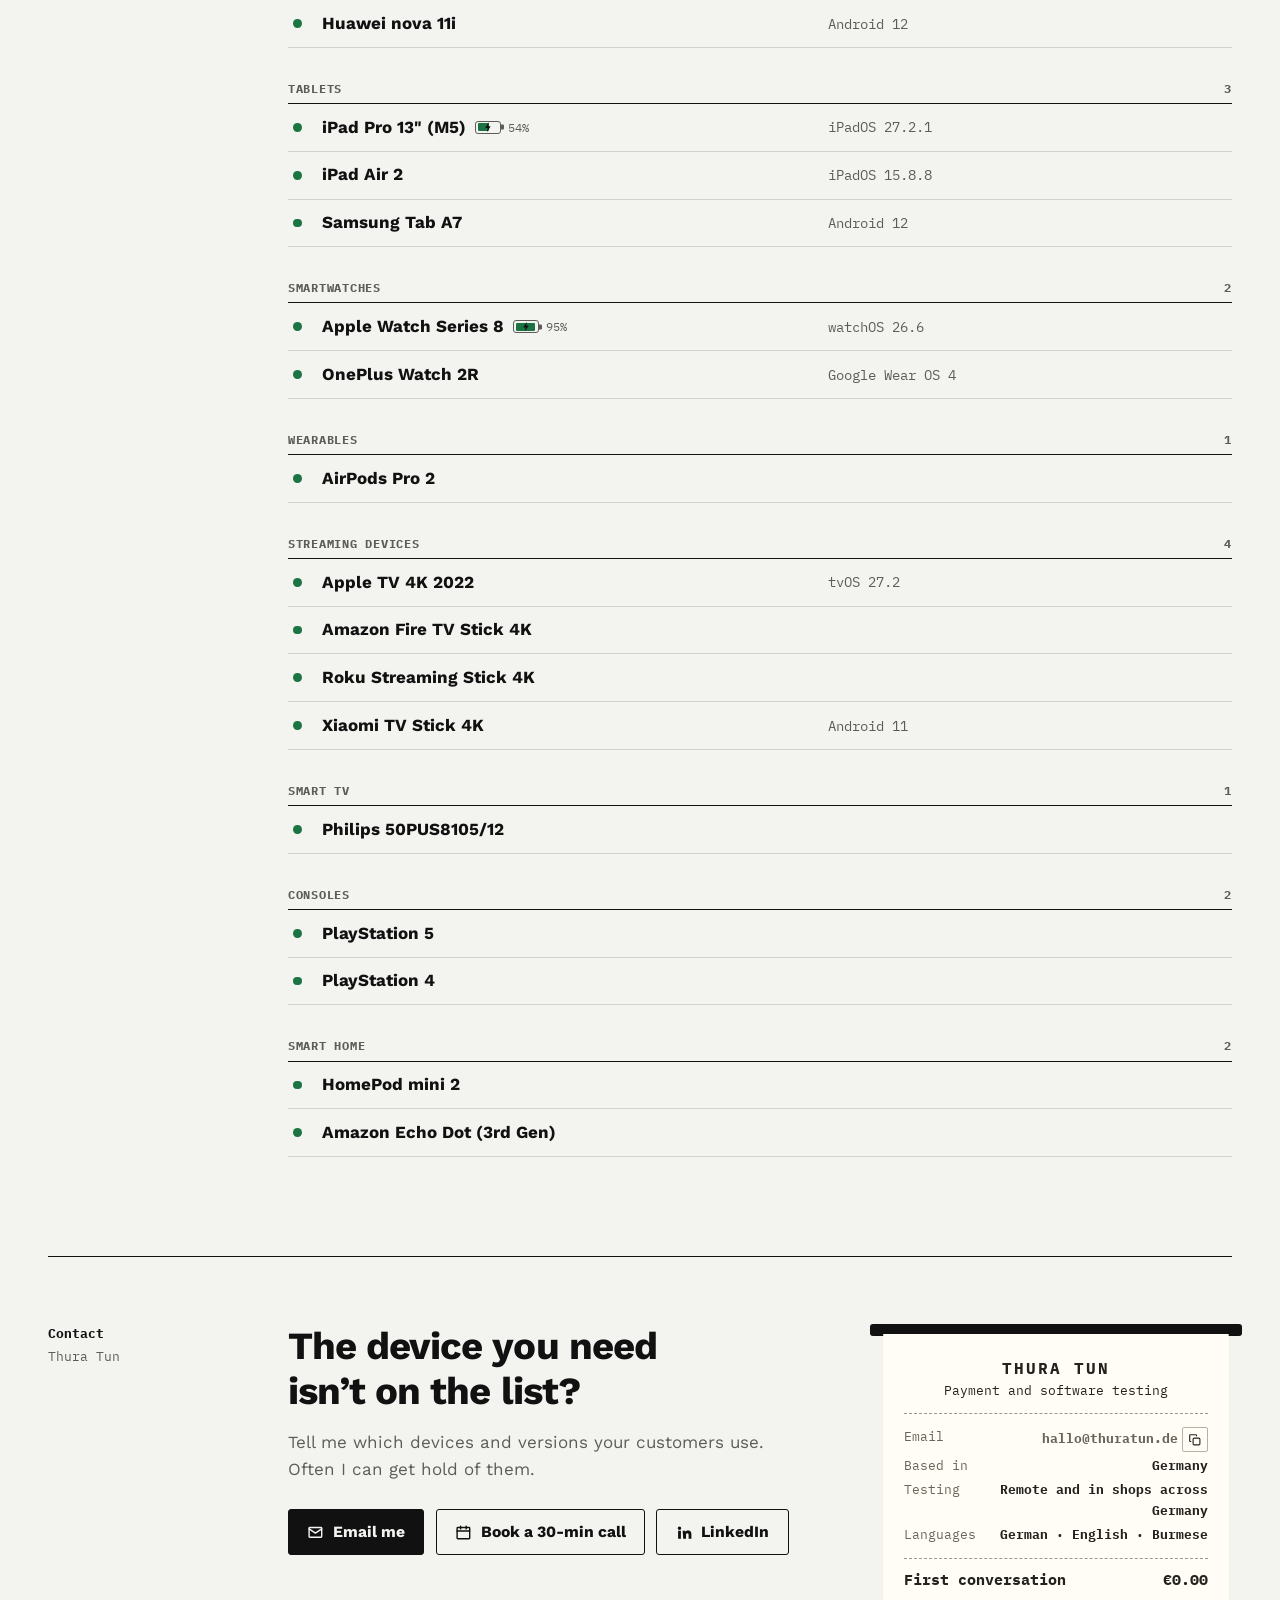
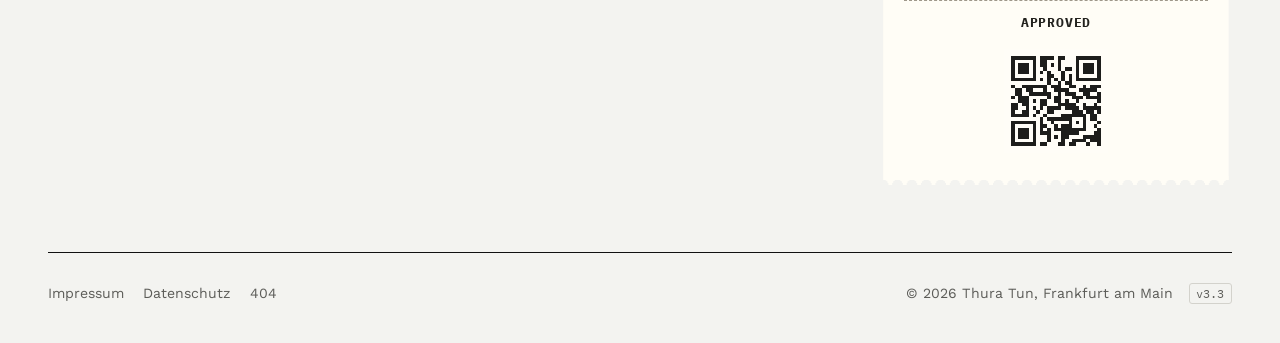
<file: devices.html>
<!DOCTYPE html>
<html lang="en">
<head>
<meta charset="utf-8">
<meta name="viewport" content="width=device-width, initial-scale=1, viewport-fit=cover">
<title>Thura Tun | Test Devices</title>
<meta name="description" content="The test devices of Thura Tun: Windows, macOS and Linux laptops, Android and iOS phones from old to new, tablets, consoles, streaming devices and more.">
<link rel="canonical" href="https://thuratun.de/devices">
<link rel="alternate" hreflang="en" href="https://thuratun.de/devices">
<link rel="alternate" hreflang="de" href="https://thuratun.de/de/devices">
<link rel="alternate" hreflang="x-default" href="https://thuratun.de/devices">
<meta name="theme-color" content="#F3F3F0" media="(prefers-color-scheme: light)">
<meta name="theme-color" content="#0E0E0E" media="(prefers-color-scheme: dark)">
<link rel="icon" type="image/png" href="[data-uri]">
<link rel="apple-touch-icon" href="[data-uri]">
<link rel="preload" href="assets/fonts/WorkSans-Regular.woff" as="font" type="font/woff" crossorigin>
<link rel="stylesheet" href="assets/fonts.css">
<script defer src="https://cloud.umami.is/script.js" data-website-id="a2760b34-6fcb-44bb-a17a-fbfdb37f8c8f"></script>
<style>
:root{--mi:url([data-uri]);--mf:url([data-uri])}
.mk-i{--m:var(--mi)}.mk-f{--m:var(--mf)}
:root{
  --bg:#F3F3F0;--paper:#FCFCFA;--ink:#111111;--muted:#5C5C58;--line:#D3D2CC;--line2:#E6E5E0;
  --hi:#8FD3F7;--acc:#0279B8;--ok:#1C7443;--bad:#B8392C;--warn:#A86B00;
  --serif:"Young Serif",Georgia,"Times New Roman",serif;
  --sans:"Work Sans","Segoe UI",system-ui,-apple-system,Arial,sans-serif;
  --mono:"IBM Plex Mono",ui-monospace,"Cascadia Mono",Consolas,monospace;
  --w:74rem;color-scheme:light
}
@media (prefers-color-scheme:dark){:root:not([data-theme="light"]){--bg:#0E0E0E;--paper:#181818;--ink:#EDEDEA;--muted:#A2A29E;--line:#343432;--line2:#242423;--hi:#38BDF8;--acc:#38BDF8;--ok:#69C28F;--bad:#EE7E6E;--warn:#E3A93F;color-scheme:dark}}
:root[data-theme="dark"]{--bg:#0E0E0E;--paper:#181818;--ink:#EDEDEA;--muted:#A2A29E;--line:#343432;--line2:#242423;--hi:#38BDF8;--acc:#38BDF8;--ok:#69C28F;--bad:#EE7E6E;--warn:#E3A93F;color-scheme:dark}
*,*::before,*::after{box-sizing:border-box}
html{-webkit-text-size-adjust:100%;scroll-padding-top:5.5rem}
body{margin:0;background:var(--bg);color:var(--ink);font:400 1.0625rem/1.62 var(--sans);-webkit-font-smoothing:antialiased;text-rendering:optimizeLegibility}
:root[lang="my"] body{font-family:var(--sans),"Myanmar Text","Noto Sans Myanmar","Padauk",sans-serif;line-height:1.9}
img,svg{display:block;max-width:100%}
a{color:inherit;text-decoration-thickness:1px;text-underline-offset:.2em}
a:hover{text-decoration-color:var(--acc);text-decoration-thickness:2px}
:focus-visible{outline:2px solid var(--ink);outline-offset:3px}
button{font:inherit;color:inherit}
::selection{background:var(--hi);color:#111}
.w{width:min(100% - 2.5rem,var(--w));margin-inline:auto}
.sr{position:absolute;width:1px;height:1px;overflow:hidden;clip:rect(0 0 0 0);white-space:nowrap}
.mono{font-family:var(--mono)}

/* type */
h1,h2,h3{font-weight:400;margin:0;text-wrap:balance}
h1{font:700 clamp(2.3rem,5.2vw,4rem)/1.06 var(--sans);letter-spacing:-.03em}
h2{font:700 clamp(1.65rem,3.2vw,2.4rem)/1.15 var(--sans);letter-spacing:-.025em}
h3{font:700 1.08rem/1.35 var(--sans)}
:root[lang="my"] h1,:root[lang="my"] h2{font-family:var(--sans),"Myanmar Text","Noto Sans Myanmar",serif;line-height:1.45}
p{margin:0 0 1rem}
.lead{font-size:1.18rem;color:var(--muted);max-width:38rem}
.kick{font:500 .8rem/1.4 var(--mono);color:var(--muted);letter-spacing:.02em;margin:0 0 1.1rem}
/* highlight: magnetic stripe, swiped in from the left like a card */
.mark{background:linear-gradient(var(--ink),var(--ink)) no-repeat 0 0/0% 100%;padding:0 .14em;margin:0 .02em;-webkit-box-decoration-break:clone;box-decoration-break:clone;transition:background-size .7s cubic-bezier(.7,0,.2,1) .3s,color .2s linear .62s}
.mark.on,html:not(.js) .mark{background-size:100% 100%;color:var(--bg)}
.mark.done{transition:none}

/* header */
.hd{position:sticky;top:0;z-index:40;background:color-mix(in srgb,var(--bg) 92%,transparent);backdrop-filter:blur(6px);-webkit-backdrop-filter:blur(6px);border-bottom:1px solid var(--line)}
.hd-in{display:flex;align-items:center;gap:1.5rem;min-height:4.1rem}
.wm{display:flex;align-items:center;gap:.6rem;text-decoration:none;white-space:nowrap}
.mk{display:inline-block;background:currentColor;-webkit-mask:var(--m) center/contain no-repeat;mask:var(--m) center/contain no-repeat;flex:none}
.mk-i{width:2.4rem;height:2.4rem;transition:transform .35s cubic-bezier(.3,1.5,.5,1)}
.wm:hover .mk-i{transform:rotate(-10deg)}
.mk-f{width:4.6rem;height:5.5rem}
.wm-n{font:700 1.2rem var(--sans);letter-spacing:-.02em}
.wm-s{font:500 .74rem var(--mono);color:var(--muted);align-self:flex-end;margin-bottom:.3rem}
.nv{display:flex;gap:1.35rem;margin-left:auto}
.nv a{font-size:.95rem;text-decoration:none;padding:.3rem 0;border-bottom:2px solid transparent;white-space:nowrap}
.nv a:hover{border-bottom-color:var(--hi)}
.nv .pg{position:relative}
.nv .sep{width:1px;align-self:stretch;margin:.35rem .1rem;background:var(--line)}
.nv .pg{font-family:var(--mono);font-size:.84rem;padding-top:.35rem}
.nv a.act,.nv a[aria-current="page"]{border-bottom-color:var(--ink)}
.tl{display:flex;gap:.4rem;align-items:center}
.tb{display:inline-flex;align-items:center;gap:.35rem;height:2.25rem;padding:0 .65rem;border:1px solid var(--line);background:none;border-radius:3px;cursor:pointer;font:500 .78rem var(--mono)}
.tb:hover{border-color:var(--ink)}
.tb svg{width:1rem;height:1rem}
#theme .sun{display:none}
:root[data-theme="dark"] #theme .sun{display:block}:root[data-theme="dark"] #theme .moon{display:none}
@media (prefers-color-scheme:dark){:root:not([data-theme="light"]) #theme .sun{display:block}:root:not([data-theme="light"]) #theme .moon{display:none}}
.mb{display:none}
.lsel{position:relative}
.lmenu{position:absolute;right:0;top:calc(100% + .4rem);min-width:9.5rem;background:var(--paper);border:1px solid var(--ink);padding:.3rem;z-index:50;box-shadow:4px 4px 0 var(--line)}
.lmenu[hidden]{display:none}
.lmenu button{display:flex;width:100%;justify-content:space-between;background:none;border:0;padding:.5rem .6rem;cursor:pointer;text-align:left;font-size:.95rem}
.lmenu button:hover{background:var(--line2)}
.lmenu button.on::after{content:"●";font-size:.6rem;align-self:center}
@media (max-width:62rem){
  .wm-s{display:none}
  .mb{display:inline-flex}
  .nv{position:absolute;left:0;right:0;top:100%;display:none;flex-direction:column;gap:0;background:var(--bg);border-bottom:1px solid var(--ink);padding:.5rem 1.25rem 1rem}
  .hd.open .nv{display:flex}
  .nv a{padding:.75rem 0;border-bottom:1px solid var(--line2);font-size:1.05rem}
  .nv .sep{height:1px;width:auto;margin:.6rem 0;background:var(--ink)}
  .nv .pg{font-size:.95rem;padding-top:.75rem}
  .nv a.act,.nv a[aria-current="page"]{border-bottom-color:var(--line2);font-weight:600}
  .tl{margin-left:auto}
}

/* buttons */
.btns{display:flex;flex-wrap:wrap;gap:.7rem}
.btn{display:inline-flex;align-items:center;gap:.55rem;padding:.78rem 1.15rem;border:1.5px solid var(--ink);border-radius:3px;background:transparent;font:600 .98rem/1.2 var(--sans);text-decoration:none;cursor:pointer;transition:transform .15s,box-shadow .15s}
.btn svg{width:1.05rem;height:1.05rem;flex:none}
.btn.primary{background:var(--ink);color:var(--bg)}
.btn:hover{transform:translate(-2px,-2px);box-shadow:3px 3px 0 var(--acc);text-decoration:none}
.btn:active{transform:none;box-shadow:none}

/* ledger sections: label column + content column */
.sec{display:grid;grid-template-columns:12.5rem minmax(0,1fr);gap:2.5rem;padding:4.2rem 0;border-top:1.5px solid var(--ink)}
.sec-l{font:500 .8rem/1.5 var(--mono);color:var(--muted)}
.sec-l b{display:block;color:var(--ink);font-weight:700;margin-bottom:.2rem}
.sec-l span{display:block}
.sec-l>div{position:sticky;top:6rem}
.sec h2{max-width:40rem;margin-bottom:1rem}
.sec .lead{margin-bottom:2rem}
@media (max-width:52rem){.sec{grid-template-columns:1fr;gap:1rem;padding:3rem 0}.sec-l>div{position:static;display:flex;gap:.8rem;flex-wrap:wrap}.sec-l b{margin:0}}

/* tags */
.tag{display:inline-block;font:600 .7rem/1 var(--mono);text-transform:uppercase;letter-spacing:.04em;padding:.32rem .45rem;border:1px solid currentColor;border-radius:2px;white-space:nowrap}
.tag.crit{color:var(--bad)}.tag.high{color:var(--warn)}

/* chips used as filters */
.flt{display:flex;flex-wrap:wrap;gap:.4rem;margin:0 0 1.4rem}
.flt button{font:500 .8rem var(--mono);padding:.45rem .7rem;border:1px solid var(--line);background:none;border-radius:2px;cursor:pointer}
.flt button:hover{border-color:var(--ink)}
.flt button[aria-pressed="true"]{background:var(--ink);color:var(--bg);border-color:var(--ink)}
.flt button i{font-style:normal;opacity:.6;margin-left:.3rem}

/* receipt (contact) */
.ct{display:grid;grid-template-columns:minmax(0,1fr) 22rem;gap:3rem;align-items:start}
.ct h2{margin-bottom:1rem}
.ct p{color:var(--muted);max-width:32rem;margin-bottom:1.6rem}
.rw{position:relative;padding-top:.6rem}
.rw::before{content:"";position:absolute;left:-.6rem;right:-.6rem;top:0;height:.7rem;background:var(--ink);border-radius:3px}
.rc{position:relative;background:#FFFDF6;color:#23221E;font:400 .82rem/1.55 var(--mono);padding:1.4rem 1.3rem 1.5rem;margin:0 .2rem;box-shadow:0 18px 30px -24px rgba(0,0,0,.6);-webkit-mask:linear-gradient(#000 0 0) top/100% calc(100% - .55rem) no-repeat,radial-gradient(circle at 50% 100%,transparent .32rem,#000 .34rem) bottom/.9rem .56rem repeat-x;mask:linear-gradient(#000 0 0) top/100% calc(100% - .55rem) no-repeat,radial-gradient(circle at 50% 100%,transparent .32rem,#000 .34rem) bottom/.9rem .56rem repeat-x;transform-origin:top;padding-bottom:2rem}
.rc.rc-print{animation:feed 1.6s steps(14,end) both}
@keyframes feed{from{clip-path:inset(0 0 100% 0)}to{clip-path:inset(0 0 0 0)}}
.rc-h{text-align:center;border-bottom:1px dashed #9E978A;padding-bottom:.7rem;margin-bottom:.7rem}
.rc-h b{display:block;font-size:1rem;letter-spacing:.12em}
.rc-l{display:flex;justify-content:space-between;gap:1rem;padding:.12rem 0}
.rc-l span{color:#6A645A;flex:none}
.rc-l b{font-weight:700;text-align:right}
.rc-t{display:flex;justify-content:space-between;border-top:1px dashed #9E978A;border-bottom:1px dashed #9E978A;margin:.7rem 0;padding:.55rem 0;font-weight:700;font-size:.95rem}
.rc-ok{text-align:center;font-weight:700;letter-spacing:.06em}
.rc-em{display:flex;align-items:center;gap:.3rem;min-width:0}
.rc-em a{font-weight:700;text-decoration:none;overflow-wrap:anywhere}
.rc-cp{display:inline-grid;place-items:center;border:1px solid #B8B1A3;background:none;border-radius:2px;width:1.6rem;height:1.6rem;cursor:pointer;color:#23221E;flex:none;padding:0}
.rc-cp svg{width:.85rem;height:.85rem}
.rc-cp.ok{width:auto;padding:0 .35rem;gap:.2rem;display:inline-flex;align-items:center;font-size:.7rem}
.rc-qr{display:flex;justify-content:center;margin-top:1rem}
.rc-qr svg{width:6.5rem;height:6.5rem}
@media (max-width:52rem){.ct{grid-template-columns:1fr}.rw{max-width:22rem}}
@media (max-width:40rem){.ct .btns{flex-wrap:nowrap;gap:.45rem}.ct .btn{flex:1 1 auto;justify-content:center;padding:.72rem .6rem;font-size:.9rem;gap:.4rem}}

/* footer */
.ft{border-top:1.5px solid var(--ink);padding:1.8rem 0 2.4rem;display:flex;flex-wrap:wrap;justify-content:space-between;align-items:center;gap:1.2rem;font-size:.88rem;color:var(--muted)}
.ft-l{display:flex;align-items:center;gap:1rem;margin-left:auto}
.ft-l .mk{color:var(--ink)}
.ft nav{display:flex;flex-wrap:wrap;align-items:center;gap:1.2rem}
.ft a{text-decoration:none}
.ft a:hover{text-decoration:underline;text-decoration-color:var(--hi);text-decoration-thickness:3px}

/* plain page heads (legal, play, devices, it) */
.ph{padding:4rem 0 3rem}
.ph h1{max-width:52rem;margin-bottom:1.2rem}
.back{display:inline-flex;align-items:center;gap:.4rem;font:500 .8rem var(--mono);color:var(--muted);text-decoration:none;margin-bottom:1.6rem}
.back:hover{color:var(--ink)}
.back svg{width:.95rem;height:.95rem}

@media (prefers-reduced-motion:reduce){*,*::before,*::after{animation-duration:.01ms!important;animation-delay:0s!important;animation-iteration-count:1!important;transition-duration:.01ms!important;transition-delay:0s!important}}
@media print{.hd,.tl,.ft nav{display:none}}

.ver{font:500 .72rem/1 var(--mono);color:var(--muted);border:1px solid var(--line);border-radius:3px;padding:.22rem .42rem}
@media (max-width:40rem){.ft-l{margin-left:0}}.ph .lead{margin-bottom:0}
.dv-bar{display:flex;flex-wrap:wrap;gap:.8rem 1.2rem;align-items:flex-start;justify-content:space-between;margin-bottom:1.2rem}
.dv-bar .flt{margin:0}
.dv-q input{font:500 .9rem var(--mono);padding:.55rem .75rem;border:1px solid var(--line);background:var(--paper);color:var(--ink);border-radius:2px;width:15rem;max-width:100%}
.dv-q input:focus{outline:2px solid var(--ink);outline-offset:1px}
#dCount{font:700 3rem/1 var(--sans);margin-bottom:.3rem}
.dl-g{margin-bottom:2rem}
.dl-g h2{font:600 .78rem var(--mono);text-transform:uppercase;letter-spacing:.06em;color:var(--muted);display:flex;justify-content:space-between;border-bottom:1.5px solid var(--ink);padding-bottom:.45rem;margin:0}
.dl-r{display:grid;grid-template-columns:1.2rem minmax(0,1.4fr) minmax(0,1fr) auto;gap:.9rem;align-items:center;padding:.6rem 0;border-bottom:1px solid var(--line)}
.dl-r .nm{font-weight:600}
.dl-r .os{font:500 .86rem var(--mono);color:var(--muted)}
.dl-r .x2{font:600 .72rem var(--mono);border:1px solid var(--line);padding:.15rem .35rem;border-radius:2px;color:var(--muted)}
/* status light: devices "connect" one after another when the list appears */
.led{width:.55rem;height:.55rem;border-radius:50%;background:var(--line);justify-self:center}
.js .dl-r .led{animation:boot .5s steps(3,end) forwards;animation-delay:calc(var(--i)*55ms + .2s)}
@keyframes boot{0%{background:var(--line)}40%{background:var(--warn)}100%{background:var(--ok)}}
.dl-r .st{display:none}
.dv-none{color:var(--muted);font-style:italic}
@media (max-width:40rem){.dl-r{grid-template-columns:1rem minmax(0,1fr) auto;gap:.2rem .7rem}.dl-r .os{grid-column:2;grid-row:2}.dl-r .x2{grid-column:3;grid-row:1}}
.dl-g h2{max-width:none}
.dl-r{grid-template-columns:1.2rem minmax(0,1.4fr) minmax(0,1fr) 2.4rem}
.dl-r .x2{justify-self:end}
@media (max-width:40rem){.dl-r{grid-template-columns:1rem minmax(0,1fr) auto}}

/* charging battery next to a device name: fills with the real level, bolt while charging */
.bat{display:none;position:relative;width:1.6rem;height:.8rem;border:1.5px solid currentColor;border-radius:3px;margin-left:.6rem;vertical-align:-.06rem;color:var(--muted)}
.bat:after{content:"";position:absolute;right:-.26rem;top:50%;transform:translateY(-50%);width:.16rem;height:.32rem;background:currentColor;border-radius:0 1px 1px 0}
.bat i{position:absolute;left:1.5px;top:1.5px;bottom:1.5px;width:calc((100% - 3px) * var(--lvn,0));background:var(--ok);border-radius:1px;transition:width 1s linear,background .4s}
.bat b{position:absolute;inset:0;margin:auto;width:.42rem;height:.62rem;background:var(--ink);clip-path:polygon(60% 0,10% 58%,45% 58%,35% 100%,90% 40%,55% 40%);animation:bolt 2s ease-in-out infinite}
@keyframes bolt{50%{opacity:.35}}
.pct{display:none;margin-left:.45rem;font:500 .72rem var(--mono);color:var(--muted);vertical-align:.06rem}
.dl-r.chg .bat,.dl-r.chg .pct{display:inline-block}
.dl-r.low .bat i{background:var(--warn)}
.dl-r.full .bat b{display:none}
.dl-r.full .pct{color:var(--ok)}
</style>
<script>(function(d){d.className+=' js';try{var t=localStorage.getItem('theme');if(t)d.dataset.theme=t}catch(e){}})(document.documentElement)</script>
</head>
<body>
<a class="sr" href="#top">Skip to content</a>
<header class="hd" id="hd">
  <div class="w hd-in">
    <a class="wm" href="./" data-page="index.html"><span class="mk mk-i" aria-hidden="true"></span><span class="wm-n">Thura Tun</span></a>
    <nav class="nv" id="nv" aria-label="Main"><a href="./#services" data-page="index.html#services" data-i18n="n.what">What I test</a><a href="./#bugs" data-page="index.html#bugs" data-i18n="n.bugs">Bug reports</a><a href="./#wallet" data-page="index.html#wallet" data-i18n="n.wallet">Wallet</a><a href="./#contact" data-page="index.html#contact" data-i18n="n.ct">Contact</a><span class="sep" aria-hidden="true"></span><a href="devices" data-page="devices.html" class="pg" aria-current="page" data-i18n="n.dev">Devices</a><a href="it-admin" data-page="it-admin.html" class="pg" data-i18n="n.bg">Background</a><a href="play" data-page="play.html" class="pg" data-i18n="n.play">Playground</a></nav>
    <div class="tl">
      <div class="lsel"><button class="tb" id="lang" type="button" aria-haspopup="true" aria-expanded="false" data-aria="langA"><svg viewBox="0 0 24 24" fill="none" stroke="currentColor" stroke-width="1.8" stroke-linecap="round" stroke-linejoin="round" aria-hidden="true"><circle cx="12" cy="12" r="9"/><path d="M3 12h18M12 3a14 14 0 0 1 0 18M12 3a14 14 0 0 0 0 18"/></svg><span id="lcur">EN</span></button><div class="lmenu" id="lmenu" role="menu" hidden><button type="button" role="menuitemradio" data-l="en" lang="en">English</button><button type="button" role="menuitemradio" data-l="de" lang="de">Deutsch</button><button type="button" role="menuitemradio" data-l="my" lang="my">မြန်မာ</button></div></div>
      <button class="tb" id="theme" type="button" data-aria="themeA"><svg class="moon" viewBox="0 0 24 24" fill="none" stroke="currentColor" stroke-width="1.8" stroke-linecap="round" stroke-linejoin="round" aria-hidden="true"><path d="M21 12.8A9 9 0 1 1 11.2 3a7 7 0 0 0 9.8 9.8z"/></svg><svg class="sun" viewBox="0 0 24 24" fill="none" stroke="currentColor" stroke-width="1.8" stroke-linecap="round" stroke-linejoin="round" aria-hidden="true"><circle cx="12" cy="12" r="4"/><path d="M12 2v2M12 20v2M4.9 4.9l1.4 1.4M17.7 17.7l1.4 1.4M2 12h2M20 12h2M4.9 19.1l1.4-1.4M17.7 6.3l1.4-1.4"/></svg></button>
      <button class="tb mb" id="menu" type="button" aria-expanded="false" aria-controls="nv"><span data-i18n="menu">Menu</span></button>
    </div>
  </div>
</header>
<main id="top">
  <div class="w">
    <div class="ph">
      <p class="kick" data-i18n="d.kick">Devices · updated from my inventory</p>
      <h1 data-i18n="d.h1">My test devices.</h1>
      <p class="lead" data-i18n="d.p">Every device here is in my flat, charged and ready to test on. If your customers use it, there’s a good chance I can reproduce their bug on the same hardware and OS version.</p>
    </div>
    <section class="sec dv">
      <div class="sec-l"><div><b id="dCount">33</b><span data-i18n="d.l">devices</span><span id="dPlat"></span></div></div>
      <div>
        <div class="dv-bar">
          <div class="flt" id="dflt" role="group" data-aria="dfltA"></div>
          <label class="dv-q"><span class="sr" data-i18n="d.search">Search devices</span><input id="dq" type="search" autocomplete="off" spellcheck="false" data-ph="dPh"></label>
        </div>
        <div id="dlist" class="dl" aria-live="polite"></div>
        <p class="dv-none" id="dnone" hidden data-i18n="d.none">Nothing matches that. Ask me anyway, the list changes.</p>
      </div>
    </section>
        <section class="sec" id="contact">
      <div class="sec-l"><div><b data-i18n="n.ct">Contact</b><span>Thura Tun</span></div></div>
      <div class="ct">
        <div>
          <h2 data-i18n="ct.h">The device you need isn’t on the list?</h2>
          <p data-i18n="ct.p">Tell me which devices and versions your customers use. Often I can get hold of them.</p>
          <div class="btns">
            <a class="btn primary" data-em="ed.nutaruht@ollah" data-keep href="#"><svg viewBox="0 0 24 24" fill="none" stroke="currentColor" stroke-width="2" stroke-linecap="round" stroke-linejoin="round" aria-hidden="true"><rect x="3" y="5" width="18" height="14" rx="1"/><path d="m3 7 9 6 9-6"/></svg><span data-i18n="ct.mail">Email me</span></a>
            <a class="btn" href="https://calendar.app.google/HuX3KkZ1Y64eFAcQ6" target="_blank" rel="noopener"><svg viewBox="0 0 24 24" fill="none" stroke="currentColor" stroke-width="2" stroke-linecap="round" stroke-linejoin="round" aria-hidden="true"><rect x="3" y="5" width="18" height="16" rx="1"/><path d="M3 10h18M8 3v4M16 3v4"/></svg><span data-i18n="ct.book">Book a 30-min call</span></a>
            <a class="btn" href="https://www.linkedin.com/in/tunthura/" rel="noopener"><svg viewBox="0 0 24 24" fill="currentColor" aria-hidden="true"><path d="M4.98 3.5a2.5 2.5 0 1 1 0 5 2.5 2.5 0 0 1 0-5zM3 9.75h4v11.5H3zM9.5 9.75h3.8v1.6h.05c.55-1 1.9-1.95 3.85-1.95 4.05 0 4.8 2.65 4.8 6.1v5.75h-4v-5.1c0-1.2 0-2.8-1.7-2.8s-2 1.35-2 2.7v5.2h-4z"/></svg>LinkedIn</a>
          </div>
        </div>
        <div class="rw">
          <div class="rc">
            <div class="rc-h"><b>THURA TUN</b><span data-i18n="rc.sub">Payment and software testing</span></div>
            <div class="rc-l"><span data-i18n="rc.mail">Email</span><span class="rc-em"><a class="eml" data-em="ed.nutaruht@ollah" href="#">hallo [at] thuratun.de</a><button class="rc-cp" id="cpmail" type="button" data-aria="copyMail"><svg viewBox="0 0 24 24" fill="none" stroke="currentColor" stroke-width="2" stroke-linecap="round" stroke-linejoin="round" aria-hidden="true"><rect x="9" y="9" width="12" height="12" rx="2"/><path d="M5 15H4a1 1 0 0 1-1-1V4a1 1 0 0 1 1-1h10a1 1 0 0 1 1 1v1"/></svg></button></span></div>
            <div class="rc-l"><span data-i18n="rc.loc">Based in</span><b data-i18n="rc.locv">Germany</b></div>
            <div class="rc-l"><span data-i18n="rc.where">Testing</span><b data-i18n="rc.wherev">Remote and in shops across Germany</b></div>
            <div class="rc-l"><span data-i18n="rc.lang">Languages</span><b data-i18n="rc.langv">German · English · Burmese</b></div>
            <div class="rc-t"><span data-i18n="rc.tot">First conversation</span><b data-i18n="rc.totv">€0.00</b></div>
            <div class="rc-ok" data-i18n="rc.ok">APPROVED</div>
            <div class="rc-qr"><svg viewBox="-2 -2 29 29" shape-rendering="crispEdges" role="img" aria-label="QR code: thuratun.de"><rect x="-2" y="-2" width="29" height="29" fill="#FFFDF7"/><path d="M0 0h1v1h-1zM1 0h1v1h-1zM2 0h1v1h-1zM3 0h1v1h-1zM4 0h1v1h-1zM5 0h1v1h-1zM6 0h1v1h-1zM8 0h1v1h-1zM9 0h1v1h-1zM10 0h1v1h-1zM11 0h1v1h-1zM13 0h1v1h-1zM14 0h1v1h-1zM18 0h1v1h-1zM19 0h1v1h-1zM20 0h1v1h-1zM21 0h1v1h-1zM22 0h1v1h-1zM23 0h1v1h-1zM24 0h1v1h-1zM0 1h1v1h-1zM6 1h1v1h-1zM8 1h1v1h-1zM9 1h1v1h-1zM13 1h1v1h-1zM18 1h1v1h-1zM24 1h1v1h-1zM0 2h1v1h-1zM2 2h1v1h-1zM3 2h1v1h-1zM4 2h1v1h-1zM6 2h1v1h-1zM8 2h1v1h-1zM9 2h1v1h-1zM11 2h1v1h-1zM13 2h1v1h-1zM18 2h1v1h-1zM20 2h1v1h-1zM21 2h1v1h-1zM22 2h1v1h-1zM24 2h1v1h-1zM0 3h1v1h-1zM2 3h1v1h-1zM3 3h1v1h-1zM4 3h1v1h-1zM6 3h1v1h-1zM9 3h1v1h-1zM13 3h1v1h-1zM15 3h1v1h-1zM16 3h1v1h-1zM18 3h1v1h-1zM20 3h1v1h-1zM21 3h1v1h-1zM22 3h1v1h-1zM24 3h1v1h-1zM0 4h1v1h-1zM2 4h1v1h-1zM3 4h1v1h-1zM4 4h1v1h-1zM6 4h1v1h-1zM8 4h1v1h-1zM10 4h1v1h-1zM14 4h1v1h-1zM18 4h1v1h-1zM20 4h1v1h-1zM21 4h1v1h-1zM22 4h1v1h-1zM24 4h1v1h-1zM0 5h1v1h-1zM6 5h1v1h-1zM10 5h1v1h-1zM11 5h1v1h-1zM14 5h1v1h-1zM16 5h1v1h-1zM18 5h1v1h-1zM24 5h1v1h-1zM0 6h1v1h-1zM1 6h1v1h-1zM2 6h1v1h-1zM3 6h1v1h-1zM4 6h1v1h-1zM5 6h1v1h-1zM6 6h1v1h-1zM8 6h1v1h-1zM10 6h1v1h-1zM12 6h1v1h-1zM14 6h1v1h-1zM16 6h1v1h-1zM18 6h1v1h-1zM19 6h1v1h-1zM20 6h1v1h-1zM21 6h1v1h-1zM22 6h1v1h-1zM23 6h1v1h-1zM24 6h1v1h-1zM10 7h1v1h-1zM13 7h1v1h-1zM15 7h1v1h-1zM16 7h1v1h-1zM0 8h1v1h-1zM3 8h1v1h-1zM4 8h1v1h-1zM5 8h1v1h-1zM6 8h1v1h-1zM7 8h1v1h-1zM8 8h1v1h-1zM9 8h1v1h-1zM11 8h1v1h-1zM12 8h1v1h-1zM13 8h1v1h-1zM16 8h1v1h-1zM17 8h1v1h-1zM20 8h1v1h-1zM22 8h1v1h-1zM23 8h1v1h-1zM24 8h1v1h-1zM1 9h1v1h-1zM2 9h1v1h-1zM4 9h1v1h-1zM5 9h1v1h-1zM9 9h1v1h-1zM12 9h1v1h-1zM13 9h1v1h-1zM14 9h1v1h-1zM15 9h1v1h-1zM19 9h1v1h-1zM20 9h1v1h-1zM21 9h1v1h-1zM22 9h1v1h-1zM23 9h1v1h-1zM1 10h1v1h-1zM2 10h1v1h-1zM5 10h1v1h-1zM6 10h1v1h-1zM7 10h1v1h-1zM8 10h1v1h-1zM9 10h1v1h-1zM10 10h1v1h-1zM13 10h1v1h-1zM15 10h1v1h-1zM16 10h1v1h-1zM17 10h1v1h-1zM20 10h1v1h-1zM21 10h1v1h-1zM24 10h1v1h-1zM0 11h1v1h-1zM2 11h1v1h-1zM3 11h1v1h-1zM4 11h1v1h-1zM10 11h1v1h-1zM12 11h1v1h-1zM13 11h1v1h-1zM17 11h1v1h-1zM18 11h1v1h-1zM19 11h1v1h-1zM21 11h1v1h-1zM22 11h1v1h-1zM23 11h1v1h-1zM24 11h1v1h-1zM2 12h1v1h-1zM3 12h1v1h-1zM4 12h1v1h-1zM6 12h1v1h-1zM8 12h1v1h-1zM9 12h1v1h-1zM12 12h1v1h-1zM13 12h1v1h-1zM15 12h1v1h-1zM18 12h1v1h-1zM24 12h1v1h-1zM0 13h1v1h-1zM1 13h1v1h-1zM3 13h1v1h-1zM4 13h1v1h-1zM8 13h1v1h-1zM9 13h1v1h-1zM13 13h1v1h-1zM14 13h1v1h-1zM15 13h1v1h-1zM16 13h1v1h-1zM17 13h1v1h-1zM20 13h1v1h-1zM23 13h1v1h-1zM0 14h1v1h-1zM1 14h1v1h-1zM4 14h1v1h-1zM6 14h1v1h-1zM8 14h1v1h-1zM10 14h1v1h-1zM11 14h1v1h-1zM12 14h1v1h-1zM13 14h1v1h-1zM15 14h1v1h-1zM16 14h1v1h-1zM17 14h1v1h-1zM18 14h1v1h-1zM20 14h1v1h-1zM21 14h1v1h-1zM22 14h1v1h-1zM23 14h1v1h-1zM24 14h1v1h-1zM0 15h1v1h-1zM3 15h1v1h-1zM4 15h1v1h-1zM7 15h1v1h-1zM10 15h1v1h-1zM11 15h1v1h-1zM17 15h1v1h-1zM18 15h1v1h-1zM19 15h1v1h-1zM21 15h1v1h-1zM22 15h1v1h-1zM24 15h1v1h-1zM0 16h1v1h-1zM1 16h1v1h-1zM2 16h1v1h-1zM3 16h1v1h-1zM4 16h1v1h-1zM6 16h1v1h-1zM9 16h1v1h-1zM14 16h1v1h-1zM15 16h1v1h-1zM16 16h1v1h-1zM17 16h1v1h-1zM18 16h1v1h-1zM19 16h1v1h-1zM20 16h1v1h-1zM22 16h1v1h-1zM23 16h1v1h-1zM8 17h1v1h-1zM10 17h1v1h-1zM11 17h1v1h-1zM12 17h1v1h-1zM13 17h1v1h-1zM14 17h1v1h-1zM15 17h1v1h-1zM16 17h1v1h-1zM20 17h1v1h-1zM22 17h1v1h-1zM23 17h1v1h-1zM0 18h1v1h-1zM1 18h1v1h-1zM2 18h1v1h-1zM3 18h1v1h-1zM4 18h1v1h-1zM5 18h1v1h-1zM6 18h1v1h-1zM8 18h1v1h-1zM11 18h1v1h-1zM16 18h1v1h-1zM18 18h1v1h-1zM20 18h1v1h-1zM24 18h1v1h-1zM0 19h1v1h-1zM6 19h1v1h-1zM8 19h1v1h-1zM9 19h1v1h-1zM12 19h1v1h-1zM14 19h1v1h-1zM15 19h1v1h-1zM16 19h1v1h-1zM20 19h1v1h-1zM23 19h1v1h-1zM0 20h1v1h-1zM2 20h1v1h-1zM3 20h1v1h-1zM4 20h1v1h-1zM6 20h1v1h-1zM8 20h1v1h-1zM10 20h1v1h-1zM12 20h1v1h-1zM13 20h1v1h-1zM14 20h1v1h-1zM15 20h1v1h-1zM16 20h1v1h-1zM17 20h1v1h-1zM18 20h1v1h-1zM19 20h1v1h-1zM20 20h1v1h-1zM24 20h1v1h-1zM0 21h1v1h-1zM2 21h1v1h-1zM3 21h1v1h-1zM4 21h1v1h-1zM6 21h1v1h-1zM8 21h1v1h-1zM9 21h1v1h-1zM10 21h1v1h-1zM14 21h1v1h-1zM15 21h1v1h-1zM16 21h1v1h-1zM17 21h1v1h-1zM18 21h1v1h-1zM23 21h1v1h-1zM24 21h1v1h-1zM0 22h1v1h-1zM2 22h1v1h-1zM3 22h1v1h-1zM4 22h1v1h-1zM6 22h1v1h-1zM10 22h1v1h-1zM12 22h1v1h-1zM14 22h1v1h-1zM15 22h1v1h-1zM20 22h1v1h-1zM21 22h1v1h-1zM22 22h1v1h-1zM23 22h1v1h-1zM24 22h1v1h-1zM0 23h1v1h-1zM6 23h1v1h-1zM10 23h1v1h-1zM14 23h1v1h-1zM17 23h1v1h-1zM18 23h1v1h-1zM19 23h1v1h-1zM20 23h1v1h-1zM22 23h1v1h-1zM23 23h1v1h-1zM24 23h1v1h-1zM0 24h1v1h-1zM1 24h1v1h-1zM2 24h1v1h-1zM3 24h1v1h-1zM4 24h1v1h-1zM5 24h1v1h-1zM6 24h1v1h-1zM8 24h1v1h-1zM9 24h1v1h-1zM13 24h1v1h-1zM14 24h1v1h-1zM16 24h1v1h-1zM17 24h1v1h-1zM21 24h1v1h-1zM24 24h1v1h-1z" fill="#1d1d1b"/></svg></div>
          </div>
        </div>
      </div>
    </section>

  </div>
</main>
  <div class="w">
    <footer class="ft">
      <nav aria-label="Footer"><a href="impressum" data-page="impressum.html">Impressum</a><a href="datenschutz" data-page="datenschutz.html">Datenschutz</a><a href="404" data-page="404.html">404</a></nav>
      <div class="ft-l"><span data-i18n="ft.c">© 2026 Thura Tun, Frankfurt am Main</span><span class="ver" title="Website version">v3.3</span></div>
    </footer>
  </div>
<script>
(function(){
var PL={lang:'en',en:'devices',de:'de/devices'};
  /* ---------- devices page ---------- */
  var DE={'d.kick':'Geräte · aus meinem Bestand','d.h1':'Meine Testgeräte.','d.p':'Jedes Gerät hier liegt bei mir zu Hause, geladen und bereit zum Testen. Wenn Ihre Kunden es benutzen, kann ich ihren Bug gut möglich auf derselben Hardware und OS-Version nachstellen.','d.l':'Geräte','d.search':'Geräte suchen','d.none':'Nichts gefunden. Fragen Sie trotzdem, die Liste ändert sich.','ct.h':'Ihr Wunschgerät ist nicht dabei?','ct.p':'Schreiben Sie mir, welche Geräte und Versionen Ihre Kunden nutzen. Oft lässt sich das besorgen.'};
  var MY={'d.kick':'စက်ပစ္စည်းများ · ကိုယ်ပိုင်စာရင်းမှ','d.h1':'စမ်းသပ်စက်များ။','d.p':'ဒီမှာရှိတဲ့ စက်တိုင်း အိမ်မှာရှိပြီး အားသွင်းထားကာ စမ်းသပ်ဖို့ အသင့်ပါ။ ဖောက်သည်တွေ သုံးတဲ့စက်ဆိုရင် တူညီတဲ့ hardware နဲ့ OS version ပေါ်မှာ bug ကို ပြန်ဖော်နိုင်ဖို့ အခွင့်အလမ်း များပါတယ်။','d.l':'စက်','d.search':'စက်ရှာရန်','d.none':'ကိုက်ညီတာ မရှိပါ။ ဒါပေမယ့် မေးကြည့်ပါ၊ စာရင်းက ပြောင်းလဲနေပါတယ်။','ct.h':'လိုချင်တဲ့စက် စာရင်းထဲ မပါဘူးလား?','ct.p':'ဖောက်သည်တွေ ဘယ်စက်နဲ့ version တွေ သုံးလဲ ပြောပြပါ။ အများအားဖြင့် စီစဉ်ပေးနိုင်ပါတယ်။'};
  var S={
    en:{title:'Thura Tun | Test Devices',desc:'The test devices of Thura Tun: Windows, macOS and Linux laptops, Android and iOS phones from old to new, tablets, consoles, streaming devices and more.',all:'All',dPh:'Search, e.g. iPhone or Android 12',dfltA:'Filter devices',plat:'{n} platforms'},
    de:{title:'Thura Tun | Testgeräte',desc:'Die Testgeräte von Thura Tun: Windows-, macOS- und Linux-Laptops, Android- und iOS-Handys von alt bis neu, Tablets, Konsolen, Streaming-Geräte und mehr.',all:'Alle',dPh:'Suche, z. B. iPhone oder Android 12',dfltA:'Geräte filtern',plat:'{n} Plattformen'},
    my:{title:'Thura Tun | စမ်းသပ်စက်များ',desc:'Thura Tun ရဲ့ စမ်းသပ်စက်များ: Windows, macOS, Linux laptop၊ Android နဲ့ iOS ဖုန်း၊ tablet၊ ဂိမ်းစက်၊ Streaming စက် နှင့် အခြား။',all:'အားလုံး',dPh:'ရှာရန်၊ ဥပမာ iPhone',dfltA:'စက်များ စစ်ထုတ်ရန်',plat:'platform {n} ခု'}
  };
  /* ---------- data shared by the homepage and the devices page ---------- */
  /* Placeholders until the Google Sheet tabs are connected (banks.json and devices.json are read first). */
  var BANKS_FALLBACK=['BB Bank','bunq','C24','Deutsche Bank','DKB','Frankfurter Sparkasse','Frankfurter Volksbank','HypoVereinsbank','ING','Klarna Bank','Openbank','Revolut DE','Sparda-Bank Hessen','BBVA','Trade Republic','Vivid'];
  /* badge for each bank: short mark, background, text colour. Unknown names get a neutral badge. */
  var BRAND={
    'wise':['W','#9FE870','#163300'],'bb bank':['BB','#003C7E','#FFFFFF'],'deutsche bank':['DB','#0018A8','#FFFFFF'],
    'frankfurter sparkasse':['S','#E2001A','#FFFFFF'],'hypovereinsbank':['HVB','#E30613','#FFFFFF'],'ing':['ING','#FF6200','#FFFFFF'],
    'klarna bank':['K.','#FFB3C7','#0B051D'],'openbank':['O','#EC0000','#FFFFFF'],'sparda-bank':['SB','#005CA9','#FFFFFF'],'sparda-bank hessen':['SB','#005CA9','#FFFFFF'],'vivid':['V','#6B3FF2','#FFFFFF'],'c24':['C24','#00285F','#FFFFFF'],'bunq':['b','linear-gradient(135deg,#FF7819,#F2C200 30%,#2ABD5C 55%,#1E9EE0 78%,#8D4FD8)','#FFFFFF'],
    'revolut':['R','#191C1F','#FFFFFF'],'revolut business':['RB','#191C1F','#FFFFFF'],'revolut de':['R·DE','#191C1F','#FFFFFF'],
    'frankfurter volksbank':['VB','#0066B3','#FFFFFF','#FF6600'],'dkb':['DKB','#148DEA','#FFFFFF'],'bbva':['BBVA','#004481','#FFFFFF'],
    'trade republic':['TR','#000000','#FFFFFF'],'n26':['N26','#36A18B','#FFFFFF'],'commerzbank':['CB','#FFD700','#002E3C'],'postbank':['PB','#FFCC00','#0A3A8F'],'comdirect':['cd','#FFF500','#000000'],'paypal':['PP','#003087','#FFFFFF']
  };
  function badge(name){
    var b=BRAND[String(name).trim().toLowerCase()];
    if(!b){var w=String(name).replace(/[^A-Za-zÄÖÜäöü0-9 ]/g,'').split(/\s+/).filter(Boolean);b=[(w[0]||'?').charAt(0).toUpperCase()+(w[1]?w[1].charAt(0).toUpperCase():''),'#5E594F','#FFFFFF']}
    return '<span class="bb'+(b[0].length>3?' lg':'')+(b[3]?' st':'')+'" style="--b:'+b[1]+';--f:'+b[2]+(b[3]?';--s:'+b[3]:'')+'" aria-hidden="true">'+esc(b[0])+'</span>';
  }
  var DEVICES_FALLBACK=[
    ['Main Workstation','Windows 11','Desktop'],['Lenovo ThinkPad P16v Gen 2','Windows 11','Laptop'],['Dell Latitude 7420','Windows 11','Laptop'],['Dell Latitude 7400','Windows 10','Laptop'],
    ['Dell Latitude 7490','Ubuntu 22.04.4','Laptop'],['Acer Aspire E5-471G','Windows 7','Laptop'],['MacBook Pro 13", 2019','macOS Sequoia 15.7.3','Laptop'],
    ['OnePlus 13','Android 16','Mobile'],['Samsung A52s','Android 14','Mobile'],['Samsung A42','Android 12','Mobile'],
    ['Samsung A41','Android 12','Mobile'],['Samsung A40','Android 11','Mobile'],['Xiaomi Mi A2','Android 10','Mobile'],['Samsung A5','Android 8','Mobile'],
    ['Samsung A3','Android 7','Mobile'],['Huawei nova 11i','Android 12','Mobile'],['Samsung Tab A7','Android 12','Tablet'],['iPhone 17 Pro Max','iOS 27.2','Mobile'],
    ['iPhone 7','iOS 14.4.2','Mobile'],['iPhone 5s','iOS 12.5.7','Mobile'],['iPad Air 2','iPadOS 15.5','Tablet'],
    ['Apple Watch Series 8','watchOS 26.6','Smartwatches'],['OnePlus Watch 2R','Google Wear OS 4','Smartwatches'],['Amazon Fire TV Stick 4K','N/A','Streaming Devices'],['Roku Streaming Stick 4K','N/A','Streaming Devices'],
    ['Apple TV 4K 2022','tvOS 18.4','Streaming Devices'],['Xiaomi TV Stick 4K','Android 11','Streaming Devices'],['PlayStation 5','N/A','Gaming Consoles'],
    ['PlayStation 4','N/A','Gaming Consoles'],['HomePod mini 2','N/A','Smart Home Devices'],['Amazon Echo Dot (3rd Gen)','N/A','Smart Home Devices'],['Philips 50PUS8105/12','N/A','Smart TV'],['AirPods Pro 2','N/A','Wearables']
  ];
  var CAT={
    'Desktop':{en:'Desktop',de:'Desktop',my:'Desktop ကွန်ပျူတာ',o:1},'Laptop':{en:'Laptops',de:'Laptops',my:'Laptop',o:2},'Mobile':{en:'Phones',de:'Smartphones',my:'ဖုန်း',o:3},
    'Tablet':{en:'Tablets',de:'Tablets',my:'Tablet',o:4},'Smartwatches':{en:'Smartwatches',de:'Smartwatches',my:'Smartwatch',o:5},'Wearables':{en:'Wearables',de:'Wearables',my:'ဝတ်ဆင်ပစ္စည်း',o:6},
    'Streaming Devices':{en:'Streaming devices',de:'Streaming-Geräte',my:'Streaming စက်',o:7},'Smart TV':{en:'Smart TV',de:'Smart-TV',my:'Smart TV',o:8},
    'Gaming Consoles':{en:'Consoles',de:'Spielkonsolen',my:'ဂိမ်းစက်',o:9},'Smart Home Devices':{en:'Smart home',de:'Smart Home',my:'Smart home',o:10}
  };
  function catKey(c){c=String(c||'').trim();for(var k in CAT)if(k.toLowerCase()===c.toLowerCase())return k;return c||'Other'}
  function catName(k){return CAT[k]?L(CAT[k]):k}
  function catOrder(k){return CAT[k]?CAT[k].o:99}
  function platform(os){
    var s=String(os||'').toLowerCase();
    if(/windows/.test(s))return'Windows';if(/macos|mac os/.test(s))return'macOS';if(/ubuntu|linux|debian|fedora/.test(s))return'Linux';
    if(/ipados/.test(s))return'iPadOS';if(/^ios|\bios\b/.test(s))return'iOS';if(/watchos/.test(s))return'watchOS';if(/tvos/.test(s))return'tvOS';
    if(/wear ?os/.test(s))return'Wear OS';if(/android/.test(s))return'Android';return'';
  }
  function devRows(j){
    var r=(j&&j.rows)||[];r=r.map(function(x){return[String(x[0]||'').trim(),String(x[1]||'').trim(),catKey(x[2])]}).filter(function(x){return x[0]});
    return r.length?r:null;
  }
  function bankRows(j){
    var r=(j&&j.rows)||[];r=r.map(function(x){return String(Array.isArray(x)?x[0]:x||'').trim()}).filter(Boolean);
    return r.length?r:null;
  }
  function isApple(r){return /^(iphone|ipad|macbook|imac|mac |apple|airpods|homepod)/i.test(r[0])||/(^ios|ipados|macos|watchos|tvos)/i.test(r[1])}
  function appleFirst(rows){return rows.map(function(r,i){return[r,i]}).sort(function(a,b){return(isApple(b[0])-isApple(a[0]))||(a[1]-b[1])}).map(function(x){return x[0]})}
  /* ---------- shared core: language, theme, menu, mail, small helpers ---------- */
  var COMMON={
    de:{'wm.s':'Payment-Tester','menu':'Menü','n.what':'Was ich teste','n.bugs':'Bug-Reports','n.wallet':'Portemonnaie','n.dev':'Geräte','n.bg':'Werdegang','n.ct':'Kontakt','n.play':'Spielwiese',
      'ct.mail':'E-Mail schreiben','ct.book':'30-Min.-Gespräch buchen','rc.sub':'Payment- und Softwaretests','rc.mail':'E-Mail','rc.loc':'Standort','rc.locv':'Deutschland','rc.where':'Einsatz','rc.wherev':'Remote und vor Ort in ganz Deutschland','rc.lang':'Sprachen','rc.langv':'Deutsch · Englisch · Birmanisch','rc.tot':'Erstes Gespräch','rc.totv':'0,00 €','rc.ok':'GENEHMIGT',
      'ft.c':'© 2026 Thura Tun, Frankfurt am Main','ft.play':'Spielwiese','back':'Zur Startseite'},
    my:{'wm.s':'payment tester','menu':'မီနူး','n.what':'စမ်းသပ်သည့်အရာ','n.bugs':'Bug report များ','n.wallet':'ပိုက်ဆံအိတ်','n.dev':'စက်ပစ္စည်းများ','n.bg':'နောက်ခံ','n.ct':'ဆက်သွယ်ရန်','n.play':'ကစားကွင်း',
      'ct.mail':'အီးမေးလ် ပို့ရန်','ct.book':'30 မိနစ် ခေါ်ဆိုမှု ချိန်းရန်','rc.sub':'Payment နဲ့ software testing','rc.mail':'အီးမေးလ်','rc.loc':'နေရာ','rc.locv':'ဂျာမနီ','rc.where':'အလုပ်ပုံစံ','rc.wherev':'Remote နဲ့ ဂျာမနီတစ်ဝှမ်း ဆိုင်များတွင်','rc.lang':'ဘာသာစကား','rc.langv':'ဂျာမန် · အင်္ဂလိပ် · မြန်မာ','rc.tot':'ပထမဆုံး ဆွေးနွေးမှု','rc.ok':'အတည်ပြုပြီး',
      'ft.c':'© 2026 Thura Tun၊ Frankfurt am Main','ft.play':'ကစားကွင်း','back':'ပင်မစာမျက်နှာသို့'}
  };
  var SC={
    en:{copyMail:'Copy email address',copied:'Copied',langA:'Choose language',themeA:'Switch light and dark mode',menuA:'Menu'},
    de:{copyMail:'E-Mail-Adresse kopieren',copied:'Kopiert',langA:'Sprache wählen',themeA:'Hell- und Dunkelmodus wechseln',menuA:'Menü'},
    my:{copyMail:'အီးမေးလ်လိပ်စာ ကူးယူရန်',copied:'ကူးပြီး',langA:'ဘာသာစကား ရွေးရန်',themeA:'အလင်း/အမှောင် ပြောင်းရန်',menuA:'မီနူး'}
  };
  var LANGS=['en','de','my'],LCODE={en:'EN',de:'DE',my:'MY'},LOC={en:'en-GB',de:'de-DE',my:'en-GB'};
  var $=function(s,c){return Array.prototype.slice.call((c||document).querySelectorAll(s))};
  var root=document.documentElement,rm=matchMedia('(prefers-reduced-motion: reduce)').matches;
  function esc(s){return String(s).replace(/[&<>"]/g,function(c){return{"&":"&amp;","<":"&lt;",">":"&gt;",'"':"&quot;"}[c]})}
  function store(k,v){try{localStorage.setItem(k,v)}catch(e){}}
  function read(k){try{return localStorage.getItem(k)}catch(e){return null}}
  function fmt(s,o){return String(s).replace(/\{(\w+)\}/g,function(_,k){return o[k]})}
  function L(o){return o?(o[LANG]!=null?o[LANG]:o.en):''}
  var LANG='en',EN={},hooks=[],scrollHooks=[];
  $('[data-i18n]').forEach(function(el){var k=el.getAttribute('data-i18n');if(!(k in EN))EN[k]=el.innerHTML});
  function T(k){var a=[S[LANG],SC[LANG],S.en,SC.en];for(var i=0;i<a.length;i++)if(a[i]&&a[i][k]!=null)return a[i][k];return ''}
  function TX(k){var a=[LANG==='de'&&typeof DE!=='undefined'?DE:LANG==='my'&&typeof MY!=='undefined'?MY:null,COMMON[LANG]];for(var i=0;i<a.length;i++)if(a[i]&&a[i][k]!=null)return a[i][k];return EN[k]}
  function split(){}
  /* clean addresses: devices.html -> devices, index.html -> ./ (German pages: de/...) */
  var DEP=['index','devices','it-admin','play'];
  function url(p){var m=String(p).match(/^(de\/)?([\w-]+)\.html(#.*)?$/);if(!m)return p;var n=m[2],de=DEP.indexOf(n)>-1&&(m[1]||LANG==='de')?'de/':'';var path=n==='index'?de:de+n;return(path||'./')+(m[3]||'')}
  function applyLang(l){
    LANG=LANGS.indexOf(l)>-1?l:'en';root.lang=LANG;
    $('[data-i18n]').forEach(function(el){var k=el.getAttribute('data-i18n'),v=TX(k);if(v!=null)el.innerHTML=v});
    $('[data-ph]').forEach(function(el){el.placeholder=T(el.getAttribute('data-ph'))});
    $('[data-aria]').forEach(function(el){el.setAttribute('aria-label',T(el.getAttribute('data-aria')))});
    $('a[data-page]').forEach(function(a){a.setAttribute('href',url(a.getAttribute('data-page')))});
    $('[data-href-de]').forEach(function(a){a.href=a.getAttribute(LANG==='de'?'data-href-de':'data-href-en')});
    if(T('title'))document.title=T('title');var md=$('meta[name="description"]')[0];if(md&&T('desc'))md.content=T('desc');
    $('#lmenu [data-l]').forEach(function(s){var on=s.getAttribute('data-l')===LANG;s.classList.toggle('on',on);s.setAttribute('aria-checked',on?'true':'false')});
    var lc=document.getElementById('lcur');if(lc)lc.textContent=LCODE[LANG];
    hooks.forEach(function(f){f()});
  }
  var lb=document.getElementById('lang'),lm=document.getElementById('lmenu');
  function lmenu(o){lm.hidden=!o;lb.setAttribute('aria-expanded',o?'true':'false')}
  lb.onclick=function(e){e.stopPropagation();lmenu(lm.hidden)};
  /* German has its own pages (/de/), English and Burmese share the main pages */
  function goLang(l){
    if(typeof PL==='undefined')return false;
    if(l==='de'&&PL.de&&PL.lang!=='de'){store('lang','de');location.href=PL.de+location.hash;return true}
    if(l!=='de'&&PL.lang==='de'){store('lang',l);location.href=PL.en+location.hash;return true}
    return false;
  }
  $('#lmenu [data-l]').forEach(function(b){b.onclick=function(){var l=b.getAttribute('data-l');if(goLang(l))return;applyLang(l);store('lang',LANG);lmenu(false);lb.focus()}});
  document.addEventListener('click',function(e){if(!lm.contains(e.target))lmenu(false)});
  document.addEventListener('keydown',function(e){if(e.key==='Escape')lmenu(false)});

  document.getElementById('theme').onclick=function(){
    var dark=root.dataset.theme?root.dataset.theme==='dark':matchMedia('(prefers-color-scheme: dark)').matches;
    root.dataset.theme=dark?'light':'dark';store('theme',root.dataset.theme);
  };

  var hd=document.getElementById('hd'),mb=document.getElementById('menu');
  function menu(o){hd.classList.toggle('open',o);mb.setAttribute('aria-expanded',o?'true':'false')}
  mb.onclick=function(){menu(!hd.classList.contains('open'))};
  $('.nv a').forEach(function(a){a.addEventListener('click',function(){menu(false)})});
  document.addEventListener('keydown',function(e){if(e.key==='Escape')menu(false)});
  document.addEventListener('click',function(e){if(!hd.contains(e.target))menu(false)});

  /* run something once when an element scrolls into view */
  function onView(el,fn,th){
    if(!el)return;if(rm||!('IntersectionObserver' in window)){fn(el);return}
    var o=new IntersectionObserver(function(es){es.forEach(function(e){if(e.isIntersecting){o.disconnect();fn(el)}})},{threshold:th||.25});o.observe(el);
  }
  function watch(list){list.forEach(function(el){el.classList.add('in')})}
  function count(el){el.textContent=el.dataset.to}
  var markOn=false;function marks(){$('.mark').forEach(function(m){if(markOn)m.classList.add('on','done');else onView(m,function(){markOn=true;$('.mark').forEach(function(x){x.classList.add('on');setTimeout(function(){x.classList.add('done')},1100)})},.6)})}
  hooks.push(marks);

  addEventListener('scroll',function(){scrollHooks.forEach(function(f){f()})},{passive:true});

  /* smooth in-page links */
  document.addEventListener('click',function(e){
    var a=e.target.closest('a[href^="#"]');if(!a)return;
    var id=a.getAttribute('href').slice(1);e.preventDefault();
    if(!id||id==='top'){scrollTo({top:0,behavior:rm?'auto':'smooth'});return}
    var t=document.getElementById(id);if(!t)return;
    t.scrollIntoView({behavior:rm?'auto':'smooth',block:'start'});
    try{history.replaceState(null,'','#'+id)}catch(x){}
  });

  /* underline the section you are reading */
  var spy=$('.nv a[href^="#"]').map(function(a){return[a,document.getElementById(a.getAttribute('href').slice(1))]}).filter(function(x){return x[1]});
  function spyF(){var cur=null,lim=innerHeight*.35;spy.forEach(function(x){if(x[1].getBoundingClientRect().top<lim)cur=x[0]});if(innerHeight+scrollY>=root.scrollHeight-4&&spy.length)cur=spy[spy.length-1][0];spy.forEach(function(x){x[0].classList.toggle('act',x[0]===cur)})}
  if(spy.length){scrollHooks.push(spyF);spyF()}

  /* email address is only assembled in the browser */
  function mail(){var e=$('[data-em]')[0];return e?e.getAttribute('data-em').split('').reverse().join(''):''}
  $('[data-em]').forEach(function(a){var m=a.getAttribute('data-em').split('').reverse().join('');a.href='mailto:'+m;if(!a.hasAttribute('data-keep'))a.textContent=m});
  var IC_OK='<svg viewBox="0 0 24 24" fill="none" stroke="currentColor" stroke-width="2.5" stroke-linecap="round" stroke-linejoin="round" aria-hidden="true"><path d="M5 12l5 5 9-10"/></svg>';
  function copyTxt(v,b){
    var ic=b._ic||(b._ic=b.innerHTML);
    function ok(){b.classList.add('ok');b.innerHTML=IC_OK+'<span>'+T('copied')+'</span>';clearTimeout(b._t);b._t=setTimeout(function(){b.classList.remove('ok');b.innerHTML=ic},1600)}
    function legacy(){try{var t=document.createElement('textarea');t.value=v;t.style.position='fixed';t.style.opacity='0';document.body.appendChild(t);t.select();var r=document.execCommand('copy');t.remove();return r}catch(e){return false}}
    if(navigator.clipboard&&window.isSecureContext)navigator.clipboard.writeText(v).then(ok,function(){if(legacy())ok()});else if(legacy())ok();
  }
  var cpm=document.getElementById('cpmail');if(cpm)cpm.addEventListener('click',function(){copyTxt(mail(),cpm)});
  /* the receipt prints when it scrolls into view */
  $('.rc').forEach(function(r){if(!rm){r.style.clipPath='inset(0 0 100% 0)';onView(r.parentNode,function(){r.style.clipPath='';r.classList.add('rc-print')},.3)}});

  function getJSON(url){return fetch(url+'?v='+Date.now(),{cache:'no-store'}).then(function(r){if(!r.ok)throw 0;return r.json()})}

  function initLang(){
    var q=null;try{q=new URLSearchParams(location.search).get('lang')}catch(e){}
    if(q){if(LANGS.indexOf(q)<0)q=null;else store('lang',q);try{history.replaceState(null,'',location.pathname+location.hash)}catch(e){}}
    if(typeof PL!=='undefined'&&PL.lang==='de'){if(q&&q!=='de'&&goLang(q))return;applyLang('de');return}
    var l=q||read('lang')||(function(n){n=(n||'').toLowerCase();return n.indexOf('de')===0?'de':n.indexOf('my')===0?'my':'en'})(navigator.language);
    if(l==='de'&&typeof PL!=='undefined'&&PL.de){try{location.replace(PL.de+location.hash);return}catch(e){}}
    applyLang(l);
  }
  var DEV=DEVICES_FALLBACK.map(function(x){return[x[0],x[1],catKey(x[2])]}),DF='all',DQ='',first=true;
  var dl=document.getElementById('dlist'),df=document.getElementById('dflt'),dq=document.getElementById('dq');
  function group(rows){
    /* identical device + OS appear once with ×2 */
    var m=[],idx={};rows.forEach(function(r){var k=r.join('|');if(idx[k]!=null)m[idx[k]][3]++;else{idx[k]=m.length;m.push([r[0],r[1],r[2],1])}});return m;
  }
  function renderDevices(){
    var cats={};DEV.forEach(function(d){cats[d[2]]=(cats[d[2]]||0)+1});
    var keys=Object.keys(cats).sort(function(a,b){return catOrder(a)-catOrder(b)});
    df.innerHTML=['all'].concat(keys).map(function(k){return'<button type="button" data-f="'+esc(k)+'" aria-pressed="'+(DF===k)+'">'+esc(k==='all'?T('all'):catName(k))+'<i>'+(k==='all'?DEV.length:cats[k])+'</i></button>'}).join('');
    var q=DQ.toLowerCase(),i=0,h='';
    keys.forEach(function(k){
      if(DF!=='all'&&DF!==k)return;
      var rows=group(appleFirst(DEV.filter(function(d){return d[2]===k&&(!q||(d[0]+' '+d[1]+' '+platform(d[1])).toLowerCase().indexOf(q)>-1)})));
      if(!rows.length)return;
      h+='<div class="dl-g"><h2><span>'+esc(catName(k))+'</span><span>'+rows.reduce(function(s,r){return s+r[3]},0)+'</span></h2>'+rows.map(function(r){
        return'<div class="dl-r" data-c="'+esc(k)+'" data-n="'+esc(r[0])+'" style="--i:'+(i++)+'"><span class="led" aria-hidden="true"></span><span class="nm">'+esc(r[0])+'<span class="bat" aria-hidden="true"><i></i><b></b></span><span class="pct" aria-hidden="true"></span></span><span class="os">'+esc(r[1]==='N/A'?'':r[1])+'</span>'+(r[3]>1?'<span class="x2">×'+r[3]+'</span>':'<span></span>')+'</div>';
      }).join('')+'</div>';
    });
    dl.innerHTML=h;charge();if(!first||rm)$('.dl-r',dl).forEach(function(r){r.style.setProperty('--i',0)});first=false;
    document.getElementById('dnone').hidden=!!h;
    var pl={};DEV.forEach(function(d){var p=platform(d[1]);if(p)pl[p]=1});
    document.getElementById('dCount').textContent=DEV.length;document.getElementById('dPlat').textContent=fmt(T('plat'),{n:Object.keys(pl).length});
  }
  /* real charging, worked out from the clock: two chargers, each runs in 46-minute cycles (the second one 23 minutes
     later, so at least one device is always charging). In a cycle one device is plugged in at a random level, needs
     30 to 44 minutes to reach 100% (slower near the end), shows 100% for a moment and is unplugged. The randomness is seeded by the cycle number, so a reload (or another visitor) sees
     the same device at the same level, and nothing has to be stored in the browser. */
  var CHG=['Laptop','Mobile','Tablet','Smartwatches','Wearables'],CYC=46*60,started=false;
  function prng(a){return function(){a|=0;a=a+0x6D2B79F5|0;var t=Math.imul(a^a>>>15,1|a);t=t+Math.imul(t^t>>>7,61|t)^t;return((t^t>>>14)>>>0)/4294967296}}
  function lane(c,k,pool){var r=prng(c*7919+k*104729+13);return{idx:Math.floor(r()*pool.length),lv0:8+Math.floor(r()*48),dur:(30+r()*14)*60}}
  function state(){
    var pool=DEV.filter(function(d){return CHG.indexOf(d[2])>-1}).map(function(d){return d[0]}).filter(function(n,i,a){return a.indexOf(n)===i}).sort();
    if(pool.length<3)return[];
    var now=Date.now()/1000,out=[],taken=-1;
    for(var k=0;k<2;k++){
      var t=now+k*CYC/2,c=Math.floor(t/CYC),x=t-c*CYC,L=lane(c,k,pool),prev=lane(c-1,k,pool).idx,idx=L.idx;
      while(idx===prev||idx===taken)idx=(idx+1)%pool.length;
      taken=idx;
      if(x>L.dur+10)continue;
      var p=Math.min(1,x/L.dur),lv=L.lv0+(100-L.lv0)*(1-Math.pow(1-p,1.6));
      out.push({n:pool[idx],lv:x>=L.dur?100:Math.min(99,lv)});
    }
    return out;
  }
  function paint(){
    var ON=state();
    $('.dl-r',dl).forEach(function(r){
      var o=null;ON.forEach(function(x){if(x.n===r.getAttribute('data-n'))o=x});
      r.classList.toggle('chg',!!o);if(!o)return;
      var l=Math.floor(o.lv);r.style.setProperty('--lvn',l/100);
      r.classList.toggle('low',l<20);r.classList.toggle('full',l>=100);
      r.querySelector('.pct').textContent=l+'%';
    });
  }
  function charge(){if(rm)return;paint();if(!started){started=true;setInterval(paint,1000)}}
  df.addEventListener('click',function(e){var b=e.target.closest('button[data-f]');if(!b)return;DF=b.getAttribute('data-f');renderDevices()});
  dq.addEventListener('input',function(){DQ=dq.value.trim();renderDevices()});
  hooks.push(renderDevices);
  getJSON('data/devices.json').then(function(j){var r=devRows(j);if(r){DEV=r;renderDevices()}}).catch(function(){});
  initLang();
})();
</script>
</body>
</html>
</file>
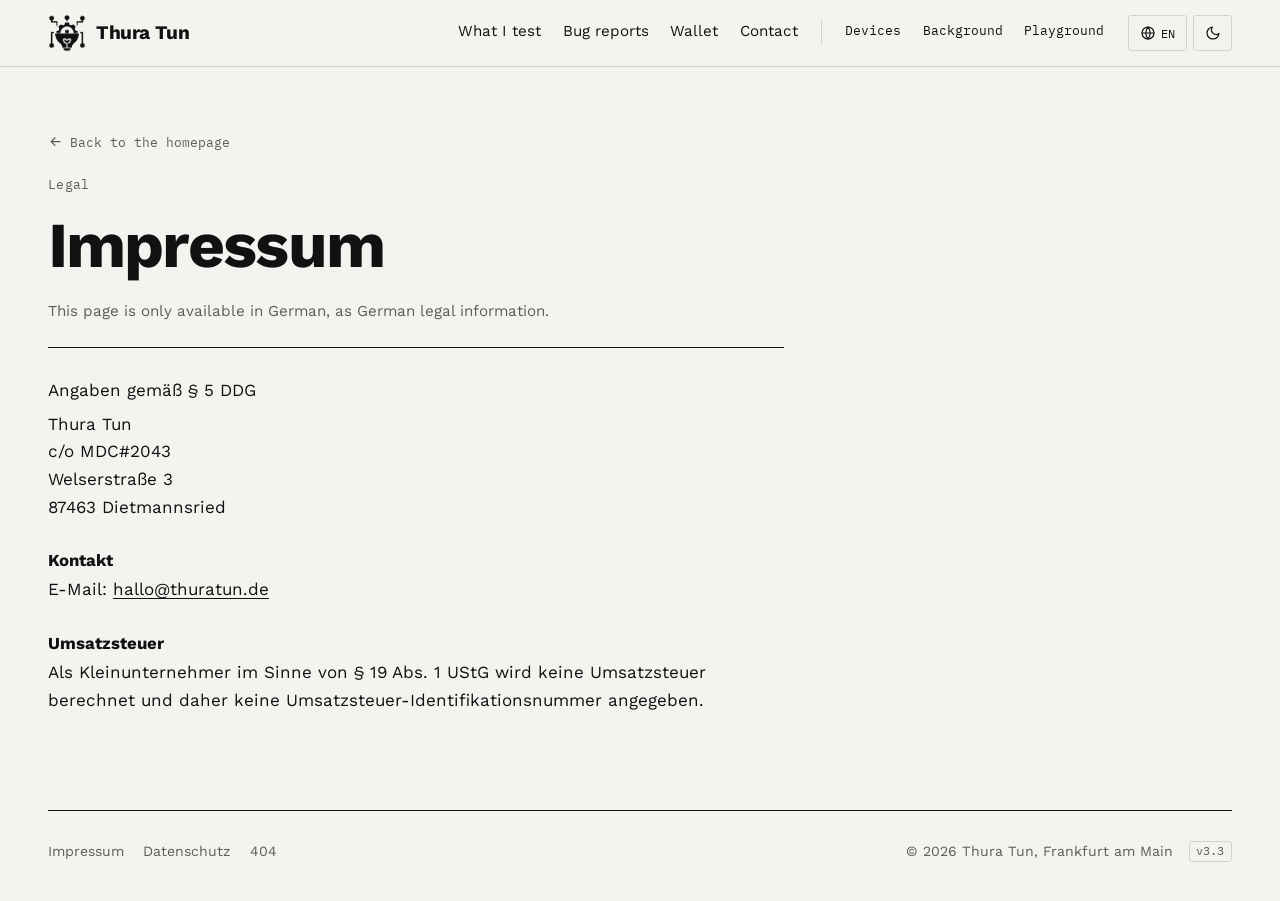
<file: impressum.html>
<!DOCTYPE html>
<html lang="en">
<head>
<meta charset="utf-8">
<meta name="viewport" content="width=device-width, initial-scale=1, viewport-fit=cover">
<title>Impressum | Thura Tun</title>
<meta name="description" content="Impressum von thuratun.de">
<link rel="canonical" href="https://thuratun.de/impressum">
<meta name="robots" content="noindex, follow">
<meta name="theme-color" content="#F3F3F0" media="(prefers-color-scheme: light)">
<meta name="theme-color" content="#0E0E0E" media="(prefers-color-scheme: dark)">
<link rel="icon" type="image/png" href="[data-uri]">
<link rel="apple-touch-icon" href="[data-uri]">
<link rel="preload" href="assets/fonts/WorkSans-Regular.woff" as="font" type="font/woff" crossorigin>
<link rel="stylesheet" href="assets/fonts.css">
<script defer src="https://cloud.umami.is/script.js" data-website-id="a2760b34-6fcb-44bb-a17a-fbfdb37f8c8f"></script>
<style>
:root{--mi:url([data-uri]);--mf:url([data-uri])}
.mk-i{--m:var(--mi)}.mk-f{--m:var(--mf)}
:root{
  --bg:#F3F3F0;--paper:#FCFCFA;--ink:#111111;--muted:#5C5C58;--line:#D3D2CC;--line2:#E6E5E0;
  --hi:#8FD3F7;--acc:#0279B8;--ok:#1C7443;--bad:#B8392C;--warn:#A86B00;
  --serif:"Young Serif",Georgia,"Times New Roman",serif;
  --sans:"Work Sans","Segoe UI",system-ui,-apple-system,Arial,sans-serif;
  --mono:"IBM Plex Mono",ui-monospace,"Cascadia Mono",Consolas,monospace;
  --w:74rem;color-scheme:light
}
@media (prefers-color-scheme:dark){:root:not([data-theme="light"]){--bg:#0E0E0E;--paper:#181818;--ink:#EDEDEA;--muted:#A2A29E;--line:#343432;--line2:#242423;--hi:#38BDF8;--acc:#38BDF8;--ok:#69C28F;--bad:#EE7E6E;--warn:#E3A93F;color-scheme:dark}}
:root[data-theme="dark"]{--bg:#0E0E0E;--paper:#181818;--ink:#EDEDEA;--muted:#A2A29E;--line:#343432;--line2:#242423;--hi:#38BDF8;--acc:#38BDF8;--ok:#69C28F;--bad:#EE7E6E;--warn:#E3A93F;color-scheme:dark}
*,*::before,*::after{box-sizing:border-box}
html{-webkit-text-size-adjust:100%;scroll-padding-top:5.5rem}
body{margin:0;background:var(--bg);color:var(--ink);font:400 1.0625rem/1.62 var(--sans);-webkit-font-smoothing:antialiased;text-rendering:optimizeLegibility}
:root[lang="my"] body{font-family:var(--sans),"Myanmar Text","Noto Sans Myanmar","Padauk",sans-serif;line-height:1.9}
img,svg{display:block;max-width:100%}
a{color:inherit;text-decoration-thickness:1px;text-underline-offset:.2em}
a:hover{text-decoration-color:var(--acc);text-decoration-thickness:2px}
:focus-visible{outline:2px solid var(--ink);outline-offset:3px}
button{font:inherit;color:inherit}
::selection{background:var(--hi);color:#111}
.w{width:min(100% - 2.5rem,var(--w));margin-inline:auto}
.sr{position:absolute;width:1px;height:1px;overflow:hidden;clip:rect(0 0 0 0);white-space:nowrap}
.mono{font-family:var(--mono)}

/* type */
h1,h2,h3{font-weight:400;margin:0;text-wrap:balance}
h1{font:700 clamp(2.3rem,5.2vw,4rem)/1.06 var(--sans);letter-spacing:-.03em}
h2{font:700 clamp(1.65rem,3.2vw,2.4rem)/1.15 var(--sans);letter-spacing:-.025em}
h3{font:700 1.08rem/1.35 var(--sans)}
:root[lang="my"] h1,:root[lang="my"] h2{font-family:var(--sans),"Myanmar Text","Noto Sans Myanmar",serif;line-height:1.45}
p{margin:0 0 1rem}
.lead{font-size:1.18rem;color:var(--muted);max-width:38rem}
.kick{font:500 .8rem/1.4 var(--mono);color:var(--muted);letter-spacing:.02em;margin:0 0 1.1rem}
/* highlight: magnetic stripe, swiped in from the left like a card */
.mark{background:linear-gradient(var(--ink),var(--ink)) no-repeat 0 0/0% 100%;padding:0 .14em;margin:0 .02em;-webkit-box-decoration-break:clone;box-decoration-break:clone;transition:background-size .7s cubic-bezier(.7,0,.2,1) .3s,color .2s linear .62s}
.mark.on,html:not(.js) .mark{background-size:100% 100%;color:var(--bg)}
.mark.done{transition:none}

/* header */
.hd{position:sticky;top:0;z-index:40;background:color-mix(in srgb,var(--bg) 92%,transparent);backdrop-filter:blur(6px);-webkit-backdrop-filter:blur(6px);border-bottom:1px solid var(--line)}
.hd-in{display:flex;align-items:center;gap:1.5rem;min-height:4.1rem}
.wm{display:flex;align-items:center;gap:.6rem;text-decoration:none;white-space:nowrap}
.mk{display:inline-block;background:currentColor;-webkit-mask:var(--m) center/contain no-repeat;mask:var(--m) center/contain no-repeat;flex:none}
.mk-i{width:2.4rem;height:2.4rem;transition:transform .35s cubic-bezier(.3,1.5,.5,1)}
.wm:hover .mk-i{transform:rotate(-10deg)}
.mk-f{width:4.6rem;height:5.5rem}
.wm-n{font:700 1.2rem var(--sans);letter-spacing:-.02em}
.wm-s{font:500 .74rem var(--mono);color:var(--muted);align-self:flex-end;margin-bottom:.3rem}
.nv{display:flex;gap:1.35rem;margin-left:auto}
.nv a{font-size:.95rem;text-decoration:none;padding:.3rem 0;border-bottom:2px solid transparent;white-space:nowrap}
.nv a:hover{border-bottom-color:var(--hi)}
.nv .pg{position:relative}
.nv .sep{width:1px;align-self:stretch;margin:.35rem .1rem;background:var(--line)}
.nv .pg{font-family:var(--mono);font-size:.84rem;padding-top:.35rem}
.nv a.act,.nv a[aria-current="page"]{border-bottom-color:var(--ink)}
.tl{display:flex;gap:.4rem;align-items:center}
.tb{display:inline-flex;align-items:center;gap:.35rem;height:2.25rem;padding:0 .65rem;border:1px solid var(--line);background:none;border-radius:3px;cursor:pointer;font:500 .78rem var(--mono)}
.tb:hover{border-color:var(--ink)}
.tb svg{width:1rem;height:1rem}
#theme .sun{display:none}
:root[data-theme="dark"] #theme .sun{display:block}:root[data-theme="dark"] #theme .moon{display:none}
@media (prefers-color-scheme:dark){:root:not([data-theme="light"]) #theme .sun{display:block}:root:not([data-theme="light"]) #theme .moon{display:none}}
.mb{display:none}
.lsel{position:relative}
.lmenu{position:absolute;right:0;top:calc(100% + .4rem);min-width:9.5rem;background:var(--paper);border:1px solid var(--ink);padding:.3rem;z-index:50;box-shadow:4px 4px 0 var(--line)}
.lmenu[hidden]{display:none}
.lmenu button{display:flex;width:100%;justify-content:space-between;background:none;border:0;padding:.5rem .6rem;cursor:pointer;text-align:left;font-size:.95rem}
.lmenu button:hover{background:var(--line2)}
.lmenu button.on::after{content:"●";font-size:.6rem;align-self:center}
@media (max-width:62rem){
  .wm-s{display:none}
  .mb{display:inline-flex}
  .nv{position:absolute;left:0;right:0;top:100%;display:none;flex-direction:column;gap:0;background:var(--bg);border-bottom:1px solid var(--ink);padding:.5rem 1.25rem 1rem}
  .hd.open .nv{display:flex}
  .nv a{padding:.75rem 0;border-bottom:1px solid var(--line2);font-size:1.05rem}
  .nv .sep{height:1px;width:auto;margin:.6rem 0;background:var(--ink)}
  .nv .pg{font-size:.95rem;padding-top:.75rem}
  .nv a.act,.nv a[aria-current="page"]{border-bottom-color:var(--line2);font-weight:600}
  .tl{margin-left:auto}
}

/* buttons */
.btns{display:flex;flex-wrap:wrap;gap:.7rem}
.btn{display:inline-flex;align-items:center;gap:.55rem;padding:.78rem 1.15rem;border:1.5px solid var(--ink);border-radius:3px;background:transparent;font:600 .98rem/1.2 var(--sans);text-decoration:none;cursor:pointer;transition:transform .15s,box-shadow .15s}
.btn svg{width:1.05rem;height:1.05rem;flex:none}
.btn.primary{background:var(--ink);color:var(--bg)}
.btn:hover{transform:translate(-2px,-2px);box-shadow:3px 3px 0 var(--acc);text-decoration:none}
.btn:active{transform:none;box-shadow:none}

/* ledger sections: label column + content column */
.sec{display:grid;grid-template-columns:12.5rem minmax(0,1fr);gap:2.5rem;padding:4.2rem 0;border-top:1.5px solid var(--ink)}
.sec-l{font:500 .8rem/1.5 var(--mono);color:var(--muted)}
.sec-l b{display:block;color:var(--ink);font-weight:700;margin-bottom:.2rem}
.sec-l span{display:block}
.sec-l>div{position:sticky;top:6rem}
.sec h2{max-width:40rem;margin-bottom:1rem}
.sec .lead{margin-bottom:2rem}
@media (max-width:52rem){.sec{grid-template-columns:1fr;gap:1rem;padding:3rem 0}.sec-l>div{position:static;display:flex;gap:.8rem;flex-wrap:wrap}.sec-l b{margin:0}}

/* tags */
.tag{display:inline-block;font:600 .7rem/1 var(--mono);text-transform:uppercase;letter-spacing:.04em;padding:.32rem .45rem;border:1px solid currentColor;border-radius:2px;white-space:nowrap}
.tag.crit{color:var(--bad)}.tag.high{color:var(--warn)}

/* chips used as filters */
.flt{display:flex;flex-wrap:wrap;gap:.4rem;margin:0 0 1.4rem}
.flt button{font:500 .8rem var(--mono);padding:.45rem .7rem;border:1px solid var(--line);background:none;border-radius:2px;cursor:pointer}
.flt button:hover{border-color:var(--ink)}
.flt button[aria-pressed="true"]{background:var(--ink);color:var(--bg);border-color:var(--ink)}
.flt button i{font-style:normal;opacity:.6;margin-left:.3rem}

/* receipt (contact) */
.ct{display:grid;grid-template-columns:minmax(0,1fr) 22rem;gap:3rem;align-items:start}
.ct h2{margin-bottom:1rem}
.ct p{color:var(--muted);max-width:32rem;margin-bottom:1.6rem}
.rw{position:relative;padding-top:.6rem}
.rw::before{content:"";position:absolute;left:-.6rem;right:-.6rem;top:0;height:.7rem;background:var(--ink);border-radius:3px}
.rc{position:relative;background:#FFFDF6;color:#23221E;font:400 .82rem/1.55 var(--mono);padding:1.4rem 1.3rem 1.5rem;margin:0 .2rem;box-shadow:0 18px 30px -24px rgba(0,0,0,.6);-webkit-mask:linear-gradient(#000 0 0) top/100% calc(100% - .55rem) no-repeat,radial-gradient(circle at 50% 100%,transparent .32rem,#000 .34rem) bottom/.9rem .56rem repeat-x;mask:linear-gradient(#000 0 0) top/100% calc(100% - .55rem) no-repeat,radial-gradient(circle at 50% 100%,transparent .32rem,#000 .34rem) bottom/.9rem .56rem repeat-x;transform-origin:top;padding-bottom:2rem}
.rc.rc-print{animation:feed 1.6s steps(14,end) both}
@keyframes feed{from{clip-path:inset(0 0 100% 0)}to{clip-path:inset(0 0 0 0)}}
.rc-h{text-align:center;border-bottom:1px dashed #9E978A;padding-bottom:.7rem;margin-bottom:.7rem}
.rc-h b{display:block;font-size:1rem;letter-spacing:.12em}
.rc-l{display:flex;justify-content:space-between;gap:1rem;padding:.12rem 0}
.rc-l span{color:#6A645A;flex:none}
.rc-l b{font-weight:700;text-align:right}
.rc-t{display:flex;justify-content:space-between;border-top:1px dashed #9E978A;border-bottom:1px dashed #9E978A;margin:.7rem 0;padding:.55rem 0;font-weight:700;font-size:.95rem}
.rc-ok{text-align:center;font-weight:700;letter-spacing:.06em}
.rc-em{display:flex;align-items:center;gap:.3rem;min-width:0}
.rc-em a{font-weight:700;text-decoration:none;overflow-wrap:anywhere}
.rc-cp{display:inline-grid;place-items:center;border:1px solid #B8B1A3;background:none;border-radius:2px;width:1.6rem;height:1.6rem;cursor:pointer;color:#23221E;flex:none;padding:0}
.rc-cp svg{width:.85rem;height:.85rem}
.rc-cp.ok{width:auto;padding:0 .35rem;gap:.2rem;display:inline-flex;align-items:center;font-size:.7rem}
.rc-qr{display:flex;justify-content:center;margin-top:1rem}
.rc-qr svg{width:6.5rem;height:6.5rem}
@media (max-width:52rem){.ct{grid-template-columns:1fr}.rw{max-width:22rem}}
@media (max-width:40rem){.ct .btns{flex-wrap:nowrap;gap:.45rem}.ct .btn{flex:1 1 auto;justify-content:center;padding:.72rem .6rem;font-size:.9rem;gap:.4rem}}

/* footer */
.ft{border-top:1.5px solid var(--ink);padding:1.8rem 0 2.4rem;display:flex;flex-wrap:wrap;justify-content:space-between;align-items:center;gap:1.2rem;font-size:.88rem;color:var(--muted)}
.ft-l{display:flex;align-items:center;gap:1rem;margin-left:auto}
.ft-l .mk{color:var(--ink)}
.ft nav{display:flex;flex-wrap:wrap;align-items:center;gap:1.2rem}
.ft a{text-decoration:none}
.ft a:hover{text-decoration:underline;text-decoration-color:var(--hi);text-decoration-thickness:3px}

/* plain page heads (legal, play, devices, it) */
.ph{padding:4rem 0 3rem}
.ph h1{max-width:52rem;margin-bottom:1.2rem}
.back{display:inline-flex;align-items:center;gap:.4rem;font:500 .8rem var(--mono);color:var(--muted);text-decoration:none;margin-bottom:1.6rem}
.back:hover{color:var(--ink)}
.back svg{width:.95rem;height:.95rem}

@media (prefers-reduced-motion:reduce){*,*::before,*::after{animation-duration:.01ms!important;animation-delay:0s!important;animation-iteration-count:1!important;transition-duration:.01ms!important;transition-delay:0s!important}}
@media print{.hd,.tl,.ft nav{display:none}}

.ver{font:500 .72rem/1 var(--mono);color:var(--muted);border:1px solid var(--line);border-radius:3px;padding:.22rem .42rem}
@media (max-width:40rem){.ft-l{margin-left:0}}.lp{max-width:46rem}
.lnote{color:var(--muted);font-size:.95rem}
.lnote:empty{display:none}
.lbody{border-top:1.5px solid var(--ink);padding-top:1.4rem;margin:1.5rem 0 3rem}
.lbody h3{font:700 1.05rem var(--sans);margin:1.8rem 0 .4rem}
.lbody p{margin:.4rem 0;overflow-wrap:anywhere}
</style>
<script>(function(d){d.className+=' js';try{var t=localStorage.getItem('theme');if(t)d.dataset.theme=t}catch(e){}})(document.documentElement)</script>
</head>
<body>
<a class="sr" href="#top">Skip to content</a>
<header class="hd" id="hd">
  <div class="w hd-in">
    <a class="wm" href="./" data-page="index.html"><span class="mk mk-i" aria-hidden="true"></span><span class="wm-n">Thura Tun</span></a>
    <nav class="nv" id="nv" aria-label="Main"><a href="./#services" data-page="index.html#services" data-i18n="n.what">What I test</a><a href="./#bugs" data-page="index.html#bugs" data-i18n="n.bugs">Bug reports</a><a href="./#wallet" data-page="index.html#wallet" data-i18n="n.wallet">Wallet</a><a href="./#contact" data-page="index.html#contact" data-i18n="n.ct">Contact</a><span class="sep" aria-hidden="true"></span><a href="devices" data-page="devices.html" class="pg" data-i18n="n.dev">Devices</a><a href="it-admin" data-page="it-admin.html" class="pg" data-i18n="n.bg">Background</a><a href="play" data-page="play.html" class="pg" data-i18n="n.play">Playground</a></nav>
    <div class="tl">
      <div class="lsel"><button class="tb" id="lang" type="button" aria-haspopup="true" aria-expanded="false" data-aria="langA"><svg viewBox="0 0 24 24" fill="none" stroke="currentColor" stroke-width="1.8" stroke-linecap="round" stroke-linejoin="round" aria-hidden="true"><circle cx="12" cy="12" r="9"/><path d="M3 12h18M12 3a14 14 0 0 1 0 18M12 3a14 14 0 0 0 0 18"/></svg><span id="lcur">EN</span></button><div class="lmenu" id="lmenu" role="menu" hidden><button type="button" role="menuitemradio" data-l="en" lang="en">English</button><button type="button" role="menuitemradio" data-l="de" lang="de">Deutsch</button><button type="button" role="menuitemradio" data-l="my" lang="my">မြန်မာ</button></div></div>
      <button class="tb" id="theme" type="button" data-aria="themeA"><svg class="moon" viewBox="0 0 24 24" fill="none" stroke="currentColor" stroke-width="1.8" stroke-linecap="round" stroke-linejoin="round" aria-hidden="true"><path d="M21 12.8A9 9 0 1 1 11.2 3a7 7 0 0 0 9.8 9.8z"/></svg><svg class="sun" viewBox="0 0 24 24" fill="none" stroke="currentColor" stroke-width="1.8" stroke-linecap="round" stroke-linejoin="round" aria-hidden="true"><circle cx="12" cy="12" r="4"/><path d="M12 2v2M12 20v2M4.9 4.9l1.4 1.4M17.7 17.7l1.4 1.4M2 12h2M20 12h2M4.9 19.1l1.4-1.4M17.7 6.3l1.4-1.4"/></svg></button>
      <button class="tb mb" id="menu" type="button" aria-expanded="false" aria-controls="nv"><span data-i18n="menu">Menu</span></button>
    </div>
  </div>
</header>
<main id="top">
  <div class="w">
    <div class="ph lp">
      <a class="back" href="./" data-page="index.html"><svg viewBox="0 0 24 24" fill="none" stroke="currentColor" stroke-width="2" stroke-linecap="round" stroke-linejoin="round" aria-hidden="true"><path d="M19 12H5M11 18l-6-6 6-6"/></svg><span data-i18n="back">Back to the homepage</span></a>
      <p class="kick" data-i18n="l.kick">Legal</p>
      <h1>Impressum</h1>
      <p class="lnote" data-i18n="l.note">This page is only available in German, as German legal information.</p>
      <article class="lbody" lang="de">
      <p>Angaben gemäß §&nbsp;5 DDG</p>
      <p>Thura Tun<br>c/o MDC#2043<br>Welserstraße&nbsp;3<br>87463 Dietmannsried</p>
      <h3>Kontakt</h3>
      <p>E-Mail: <a class="eml" data-em="ed.nutaruht@ollah" href="#">hallo [at] thuratun.de</a></p>
      <h3>Umsatzsteuer</h3>
      <p>Als Kleinunternehmer im Sinne von §&nbsp;19 Abs.&nbsp;1 UStG wird keine Umsatzsteuer berechnet und daher keine Umsatzsteuer-Identifikationsnummer angegeben.</p>
    
    </article>
    </div>
  </div>
</main>
  <div class="w">
    <footer class="ft">
      <nav aria-label="Footer"><a href="impressum" data-page="impressum.html">Impressum</a><a href="datenschutz" data-page="datenschutz.html">Datenschutz</a><a href="404" data-page="404.html">404</a></nav>
      <div class="ft-l"><span data-i18n="ft.c">© 2026 Thura Tun, Frankfurt am Main</span><span class="ver" title="Website version">v3.3</span></div>
    </footer>
  </div>
<script>
(function(){
  var DE={'l.kick':'Rechtliches','l.note':''};
  var MY={'l.kick':'ဥပဒေဆိုင်ရာ','l.note':'ဤစာမျက်နှာကို ဂျာမန်ဥပဒေဆိုင်ရာ အချက်အလက်အဖြစ် ဂျာမန်ဘာသာဖြင့်သာ ရရှိနိုင်ပါသည်။'};
  var S={en:{title:'Impressum | Thura Tun',desc:'Impressum of thuratun.de'},de:{title:'Impressum | Thura Tun',desc:'Impressum von thuratun.de'},my:{title:'Impressum | Thura Tun',desc:'thuratun.de ၏ Impressum'}};
  /* ---------- data shared by the homepage and the devices page ---------- */
  /* Placeholders until the Google Sheet tabs are connected (banks.json and devices.json are read first). */
  var BANKS_FALLBACK=['BB Bank','bunq','C24','Deutsche Bank','DKB','Frankfurter Sparkasse','Frankfurter Volksbank','HypoVereinsbank','ING','Klarna Bank','Openbank','Revolut DE','Sparda-Bank Hessen','BBVA','Trade Republic','Vivid'];
  /* badge for each bank: short mark, background, text colour. Unknown names get a neutral badge. */
  var BRAND={
    'wise':['W','#9FE870','#163300'],'bb bank':['BB','#003C7E','#FFFFFF'],'deutsche bank':['DB','#0018A8','#FFFFFF'],
    'frankfurter sparkasse':['S','#E2001A','#FFFFFF'],'hypovereinsbank':['HVB','#E30613','#FFFFFF'],'ing':['ING','#FF6200','#FFFFFF'],
    'klarna bank':['K.','#FFB3C7','#0B051D'],'openbank':['O','#EC0000','#FFFFFF'],'sparda-bank':['SB','#005CA9','#FFFFFF'],'sparda-bank hessen':['SB','#005CA9','#FFFFFF'],'vivid':['V','#6B3FF2','#FFFFFF'],'c24':['C24','#00285F','#FFFFFF'],'bunq':['b','linear-gradient(135deg,#FF7819,#F2C200 30%,#2ABD5C 55%,#1E9EE0 78%,#8D4FD8)','#FFFFFF'],
    'revolut':['R','#191C1F','#FFFFFF'],'revolut business':['RB','#191C1F','#FFFFFF'],'revolut de':['R·DE','#191C1F','#FFFFFF'],
    'frankfurter volksbank':['VB','#0066B3','#FFFFFF','#FF6600'],'dkb':['DKB','#148DEA','#FFFFFF'],'bbva':['BBVA','#004481','#FFFFFF'],
    'trade republic':['TR','#000000','#FFFFFF'],'n26':['N26','#36A18B','#FFFFFF'],'commerzbank':['CB','#FFD700','#002E3C'],'postbank':['PB','#FFCC00','#0A3A8F'],'comdirect':['cd','#FFF500','#000000'],'paypal':['PP','#003087','#FFFFFF']
  };
  function badge(name){
    var b=BRAND[String(name).trim().toLowerCase()];
    if(!b){var w=String(name).replace(/[^A-Za-zÄÖÜäöü0-9 ]/g,'').split(/\s+/).filter(Boolean);b=[(w[0]||'?').charAt(0).toUpperCase()+(w[1]?w[1].charAt(0).toUpperCase():''),'#5E594F','#FFFFFF']}
    return '<span class="bb'+(b[0].length>3?' lg':'')+(b[3]?' st':'')+'" style="--b:'+b[1]+';--f:'+b[2]+(b[3]?';--s:'+b[3]:'')+'" aria-hidden="true">'+esc(b[0])+'</span>';
  }
  var DEVICES_FALLBACK=[
    ['Main Workstation','Windows 11','Desktop'],['Lenovo ThinkPad P16v Gen 2','Windows 11','Laptop'],['Dell Latitude 7420','Windows 11','Laptop'],['Dell Latitude 7400','Windows 10','Laptop'],
    ['Dell Latitude 7490','Ubuntu 22.04.4','Laptop'],['Acer Aspire E5-471G','Windows 7','Laptop'],['MacBook Pro 13", 2019','macOS Sequoia 15.7.3','Laptop'],
    ['OnePlus 13','Android 16','Mobile'],['Samsung A52s','Android 14','Mobile'],['Samsung A42','Android 12','Mobile'],
    ['Samsung A41','Android 12','Mobile'],['Samsung A40','Android 11','Mobile'],['Xiaomi Mi A2','Android 10','Mobile'],['Samsung A5','Android 8','Mobile'],
    ['Samsung A3','Android 7','Mobile'],['Huawei nova 11i','Android 12','Mobile'],['Samsung Tab A7','Android 12','Tablet'],['iPhone 17 Pro Max','iOS 27.2','Mobile'],
    ['iPhone 7','iOS 14.4.2','Mobile'],['iPhone 5s','iOS 12.5.7','Mobile'],['iPad Air 2','iPadOS 15.5','Tablet'],
    ['Apple Watch Series 8','watchOS 26.6','Smartwatches'],['OnePlus Watch 2R','Google Wear OS 4','Smartwatches'],['Amazon Fire TV Stick 4K','N/A','Streaming Devices'],['Roku Streaming Stick 4K','N/A','Streaming Devices'],
    ['Apple TV 4K 2022','tvOS 18.4','Streaming Devices'],['Xiaomi TV Stick 4K','Android 11','Streaming Devices'],['PlayStation 5','N/A','Gaming Consoles'],
    ['PlayStation 4','N/A','Gaming Consoles'],['HomePod mini 2','N/A','Smart Home Devices'],['Amazon Echo Dot (3rd Gen)','N/A','Smart Home Devices'],['Philips 50PUS8105/12','N/A','Smart TV'],['AirPods Pro 2','N/A','Wearables']
  ];
  var CAT={
    'Desktop':{en:'Desktop',de:'Desktop',my:'Desktop ကွန်ပျူတာ',o:1},'Laptop':{en:'Laptops',de:'Laptops',my:'Laptop',o:2},'Mobile':{en:'Phones',de:'Smartphones',my:'ဖုန်း',o:3},
    'Tablet':{en:'Tablets',de:'Tablets',my:'Tablet',o:4},'Smartwatches':{en:'Smartwatches',de:'Smartwatches',my:'Smartwatch',o:5},'Wearables':{en:'Wearables',de:'Wearables',my:'ဝတ်ဆင်ပစ္စည်း',o:6},
    'Streaming Devices':{en:'Streaming devices',de:'Streaming-Geräte',my:'Streaming စက်',o:7},'Smart TV':{en:'Smart TV',de:'Smart-TV',my:'Smart TV',o:8},
    'Gaming Consoles':{en:'Consoles',de:'Spielkonsolen',my:'ဂိမ်းစက်',o:9},'Smart Home Devices':{en:'Smart home',de:'Smart Home',my:'Smart home',o:10}
  };
  function catKey(c){c=String(c||'').trim();for(var k in CAT)if(k.toLowerCase()===c.toLowerCase())return k;return c||'Other'}
  function catName(k){return CAT[k]?L(CAT[k]):k}
  function catOrder(k){return CAT[k]?CAT[k].o:99}
  function platform(os){
    var s=String(os||'').toLowerCase();
    if(/windows/.test(s))return'Windows';if(/macos|mac os/.test(s))return'macOS';if(/ubuntu|linux|debian|fedora/.test(s))return'Linux';
    if(/ipados/.test(s))return'iPadOS';if(/^ios|\bios\b/.test(s))return'iOS';if(/watchos/.test(s))return'watchOS';if(/tvos/.test(s))return'tvOS';
    if(/wear ?os/.test(s))return'Wear OS';if(/android/.test(s))return'Android';return'';
  }
  function devRows(j){
    var r=(j&&j.rows)||[];r=r.map(function(x){return[String(x[0]||'').trim(),String(x[1]||'').trim(),catKey(x[2])]}).filter(function(x){return x[0]});
    return r.length?r:null;
  }
  function bankRows(j){
    var r=(j&&j.rows)||[];r=r.map(function(x){return String(Array.isArray(x)?x[0]:x||'').trim()}).filter(Boolean);
    return r.length?r:null;
  }
  function isApple(r){return /^(iphone|ipad|macbook|imac|mac |apple|airpods|homepod)/i.test(r[0])||/(^ios|ipados|macos|watchos|tvos)/i.test(r[1])}
  function appleFirst(rows){return rows.map(function(r,i){return[r,i]}).sort(function(a,b){return(isApple(b[0])-isApple(a[0]))||(a[1]-b[1])}).map(function(x){return x[0]})}
  /* ---------- shared core: language, theme, menu, mail, small helpers ---------- */
  var COMMON={
    de:{'wm.s':'Payment-Tester','menu':'Menü','n.what':'Was ich teste','n.bugs':'Bug-Reports','n.wallet':'Portemonnaie','n.dev':'Geräte','n.bg':'Werdegang','n.ct':'Kontakt','n.play':'Spielwiese',
      'ct.mail':'E-Mail schreiben','ct.book':'30-Min.-Gespräch buchen','rc.sub':'Payment- und Softwaretests','rc.mail':'E-Mail','rc.loc':'Standort','rc.locv':'Deutschland','rc.where':'Einsatz','rc.wherev':'Remote und vor Ort in ganz Deutschland','rc.lang':'Sprachen','rc.langv':'Deutsch · Englisch · Birmanisch','rc.tot':'Erstes Gespräch','rc.totv':'0,00 €','rc.ok':'GENEHMIGT',
      'ft.c':'© 2026 Thura Tun, Frankfurt am Main','ft.play':'Spielwiese','back':'Zur Startseite'},
    my:{'wm.s':'payment tester','menu':'မီနူး','n.what':'စမ်းသပ်သည့်အရာ','n.bugs':'Bug report များ','n.wallet':'ပိုက်ဆံအိတ်','n.dev':'စက်ပစ္စည်းများ','n.bg':'နောက်ခံ','n.ct':'ဆက်သွယ်ရန်','n.play':'ကစားကွင်း',
      'ct.mail':'အီးမေးလ် ပို့ရန်','ct.book':'30 မိနစ် ခေါ်ဆိုမှု ချိန်းရန်','rc.sub':'Payment နဲ့ software testing','rc.mail':'အီးမေးလ်','rc.loc':'နေရာ','rc.locv':'ဂျာမနီ','rc.where':'အလုပ်ပုံစံ','rc.wherev':'Remote နဲ့ ဂျာမနီတစ်ဝှမ်း ဆိုင်များတွင်','rc.lang':'ဘာသာစကား','rc.langv':'ဂျာမန် · အင်္ဂလိပ် · မြန်မာ','rc.tot':'ပထမဆုံး ဆွေးနွေးမှု','rc.ok':'အတည်ပြုပြီး',
      'ft.c':'© 2026 Thura Tun၊ Frankfurt am Main','ft.play':'ကစားကွင်း','back':'ပင်မစာမျက်နှာသို့'}
  };
  var SC={
    en:{copyMail:'Copy email address',copied:'Copied',langA:'Choose language',themeA:'Switch light and dark mode',menuA:'Menu'},
    de:{copyMail:'E-Mail-Adresse kopieren',copied:'Kopiert',langA:'Sprache wählen',themeA:'Hell- und Dunkelmodus wechseln',menuA:'Menü'},
    my:{copyMail:'အီးမေးလ်လိပ်စာ ကူးယူရန်',copied:'ကူးပြီး',langA:'ဘာသာစကား ရွေးရန်',themeA:'အလင်း/အမှောင် ပြောင်းရန်',menuA:'မီနူး'}
  };
  var LANGS=['en','de','my'],LCODE={en:'EN',de:'DE',my:'MY'},LOC={en:'en-GB',de:'de-DE',my:'en-GB'};
  var $=function(s,c){return Array.prototype.slice.call((c||document).querySelectorAll(s))};
  var root=document.documentElement,rm=matchMedia('(prefers-reduced-motion: reduce)').matches;
  function esc(s){return String(s).replace(/[&<>"]/g,function(c){return{"&":"&amp;","<":"&lt;",">":"&gt;",'"':"&quot;"}[c]})}
  function store(k,v){try{localStorage.setItem(k,v)}catch(e){}}
  function read(k){try{return localStorage.getItem(k)}catch(e){return null}}
  function fmt(s,o){return String(s).replace(/\{(\w+)\}/g,function(_,k){return o[k]})}
  function L(o){return o?(o[LANG]!=null?o[LANG]:o.en):''}
  var LANG='en',EN={},hooks=[],scrollHooks=[];
  $('[data-i18n]').forEach(function(el){var k=el.getAttribute('data-i18n');if(!(k in EN))EN[k]=el.innerHTML});
  function T(k){var a=[S[LANG],SC[LANG],S.en,SC.en];for(var i=0;i<a.length;i++)if(a[i]&&a[i][k]!=null)return a[i][k];return ''}
  function TX(k){var a=[LANG==='de'&&typeof DE!=='undefined'?DE:LANG==='my'&&typeof MY!=='undefined'?MY:null,COMMON[LANG]];for(var i=0;i<a.length;i++)if(a[i]&&a[i][k]!=null)return a[i][k];return EN[k]}
  function split(){}
  /* clean addresses: devices.html -> devices, index.html -> ./ (German pages: de/...) */
  var DEP=['index','devices','it-admin','play'];
  function url(p){var m=String(p).match(/^(de\/)?([\w-]+)\.html(#.*)?$/);if(!m)return p;var n=m[2],de=DEP.indexOf(n)>-1&&(m[1]||LANG==='de')?'de/':'';var path=n==='index'?de:de+n;return(path||'./')+(m[3]||'')}
  function applyLang(l){
    LANG=LANGS.indexOf(l)>-1?l:'en';root.lang=LANG;
    $('[data-i18n]').forEach(function(el){var k=el.getAttribute('data-i18n'),v=TX(k);if(v!=null)el.innerHTML=v});
    $('[data-ph]').forEach(function(el){el.placeholder=T(el.getAttribute('data-ph'))});
    $('[data-aria]').forEach(function(el){el.setAttribute('aria-label',T(el.getAttribute('data-aria')))});
    $('a[data-page]').forEach(function(a){a.setAttribute('href',url(a.getAttribute('data-page')))});
    $('[data-href-de]').forEach(function(a){a.href=a.getAttribute(LANG==='de'?'data-href-de':'data-href-en')});
    if(T('title'))document.title=T('title');var md=$('meta[name="description"]')[0];if(md&&T('desc'))md.content=T('desc');
    $('#lmenu [data-l]').forEach(function(s){var on=s.getAttribute('data-l')===LANG;s.classList.toggle('on',on);s.setAttribute('aria-checked',on?'true':'false')});
    var lc=document.getElementById('lcur');if(lc)lc.textContent=LCODE[LANG];
    hooks.forEach(function(f){f()});
  }
  var lb=document.getElementById('lang'),lm=document.getElementById('lmenu');
  function lmenu(o){lm.hidden=!o;lb.setAttribute('aria-expanded',o?'true':'false')}
  lb.onclick=function(e){e.stopPropagation();lmenu(lm.hidden)};
  /* German has its own pages (/de/), English and Burmese share the main pages */
  function goLang(l){
    if(typeof PL==='undefined')return false;
    if(l==='de'&&PL.de&&PL.lang!=='de'){store('lang','de');location.href=PL.de+location.hash;return true}
    if(l!=='de'&&PL.lang==='de'){store('lang',l);location.href=PL.en+location.hash;return true}
    return false;
  }
  $('#lmenu [data-l]').forEach(function(b){b.onclick=function(){var l=b.getAttribute('data-l');if(goLang(l))return;applyLang(l);store('lang',LANG);lmenu(false);lb.focus()}});
  document.addEventListener('click',function(e){if(!lm.contains(e.target))lmenu(false)});
  document.addEventListener('keydown',function(e){if(e.key==='Escape')lmenu(false)});

  document.getElementById('theme').onclick=function(){
    var dark=root.dataset.theme?root.dataset.theme==='dark':matchMedia('(prefers-color-scheme: dark)').matches;
    root.dataset.theme=dark?'light':'dark';store('theme',root.dataset.theme);
  };

  var hd=document.getElementById('hd'),mb=document.getElementById('menu');
  function menu(o){hd.classList.toggle('open',o);mb.setAttribute('aria-expanded',o?'true':'false')}
  mb.onclick=function(){menu(!hd.classList.contains('open'))};
  $('.nv a').forEach(function(a){a.addEventListener('click',function(){menu(false)})});
  document.addEventListener('keydown',function(e){if(e.key==='Escape')menu(false)});
  document.addEventListener('click',function(e){if(!hd.contains(e.target))menu(false)});

  /* run something once when an element scrolls into view */
  function onView(el,fn,th){
    if(!el)return;if(rm||!('IntersectionObserver' in window)){fn(el);return}
    var o=new IntersectionObserver(function(es){es.forEach(function(e){if(e.isIntersecting){o.disconnect();fn(el)}})},{threshold:th||.25});o.observe(el);
  }
  function watch(list){list.forEach(function(el){el.classList.add('in')})}
  function count(el){el.textContent=el.dataset.to}
  var markOn=false;function marks(){$('.mark').forEach(function(m){if(markOn)m.classList.add('on','done');else onView(m,function(){markOn=true;$('.mark').forEach(function(x){x.classList.add('on');setTimeout(function(){x.classList.add('done')},1100)})},.6)})}
  hooks.push(marks);

  addEventListener('scroll',function(){scrollHooks.forEach(function(f){f()})},{passive:true});

  /* smooth in-page links */
  document.addEventListener('click',function(e){
    var a=e.target.closest('a[href^="#"]');if(!a)return;
    var id=a.getAttribute('href').slice(1);e.preventDefault();
    if(!id||id==='top'){scrollTo({top:0,behavior:rm?'auto':'smooth'});return}
    var t=document.getElementById(id);if(!t)return;
    t.scrollIntoView({behavior:rm?'auto':'smooth',block:'start'});
    try{history.replaceState(null,'','#'+id)}catch(x){}
  });

  /* underline the section you are reading */
  var spy=$('.nv a[href^="#"]').map(function(a){return[a,document.getElementById(a.getAttribute('href').slice(1))]}).filter(function(x){return x[1]});
  function spyF(){var cur=null,lim=innerHeight*.35;spy.forEach(function(x){if(x[1].getBoundingClientRect().top<lim)cur=x[0]});if(innerHeight+scrollY>=root.scrollHeight-4&&spy.length)cur=spy[spy.length-1][0];spy.forEach(function(x){x[0].classList.toggle('act',x[0]===cur)})}
  if(spy.length){scrollHooks.push(spyF);spyF()}

  /* email address is only assembled in the browser */
  function mail(){var e=$('[data-em]')[0];return e?e.getAttribute('data-em').split('').reverse().join(''):''}
  $('[data-em]').forEach(function(a){var m=a.getAttribute('data-em').split('').reverse().join('');a.href='mailto:'+m;if(!a.hasAttribute('data-keep'))a.textContent=m});
  var IC_OK='<svg viewBox="0 0 24 24" fill="none" stroke="currentColor" stroke-width="2.5" stroke-linecap="round" stroke-linejoin="round" aria-hidden="true"><path d="M5 12l5 5 9-10"/></svg>';
  function copyTxt(v,b){
    var ic=b._ic||(b._ic=b.innerHTML);
    function ok(){b.classList.add('ok');b.innerHTML=IC_OK+'<span>'+T('copied')+'</span>';clearTimeout(b._t);b._t=setTimeout(function(){b.classList.remove('ok');b.innerHTML=ic},1600)}
    function legacy(){try{var t=document.createElement('textarea');t.value=v;t.style.position='fixed';t.style.opacity='0';document.body.appendChild(t);t.select();var r=document.execCommand('copy');t.remove();return r}catch(e){return false}}
    if(navigator.clipboard&&window.isSecureContext)navigator.clipboard.writeText(v).then(ok,function(){if(legacy())ok()});else if(legacy())ok();
  }
  var cpm=document.getElementById('cpmail');if(cpm)cpm.addEventListener('click',function(){copyTxt(mail(),cpm)});
  /* the receipt prints when it scrolls into view */
  $('.rc').forEach(function(r){if(!rm){r.style.clipPath='inset(0 0 100% 0)';onView(r.parentNode,function(){r.style.clipPath='';r.classList.add('rc-print')},.3)}});

  function getJSON(url){return fetch(url+'?v='+Date.now(),{cache:'no-store'}).then(function(r){if(!r.ok)throw 0;return r.json()})}

  function initLang(){
    var q=null;try{q=new URLSearchParams(location.search).get('lang')}catch(e){}
    if(q){if(LANGS.indexOf(q)<0)q=null;else store('lang',q);try{history.replaceState(null,'',location.pathname+location.hash)}catch(e){}}
    if(typeof PL!=='undefined'&&PL.lang==='de'){if(q&&q!=='de'&&goLang(q))return;applyLang('de');return}
    var l=q||read('lang')||(function(n){n=(n||'').toLowerCase();return n.indexOf('de')===0?'de':n.indexOf('my')===0?'my':'en'})(navigator.language);
    if(l==='de'&&typeof PL!=='undefined'&&PL.de){try{location.replace(PL.de+location.hash);return}catch(e){}}
    applyLang(l);
  }
  initLang();
})();
</script>
</body>
</html>
</file>
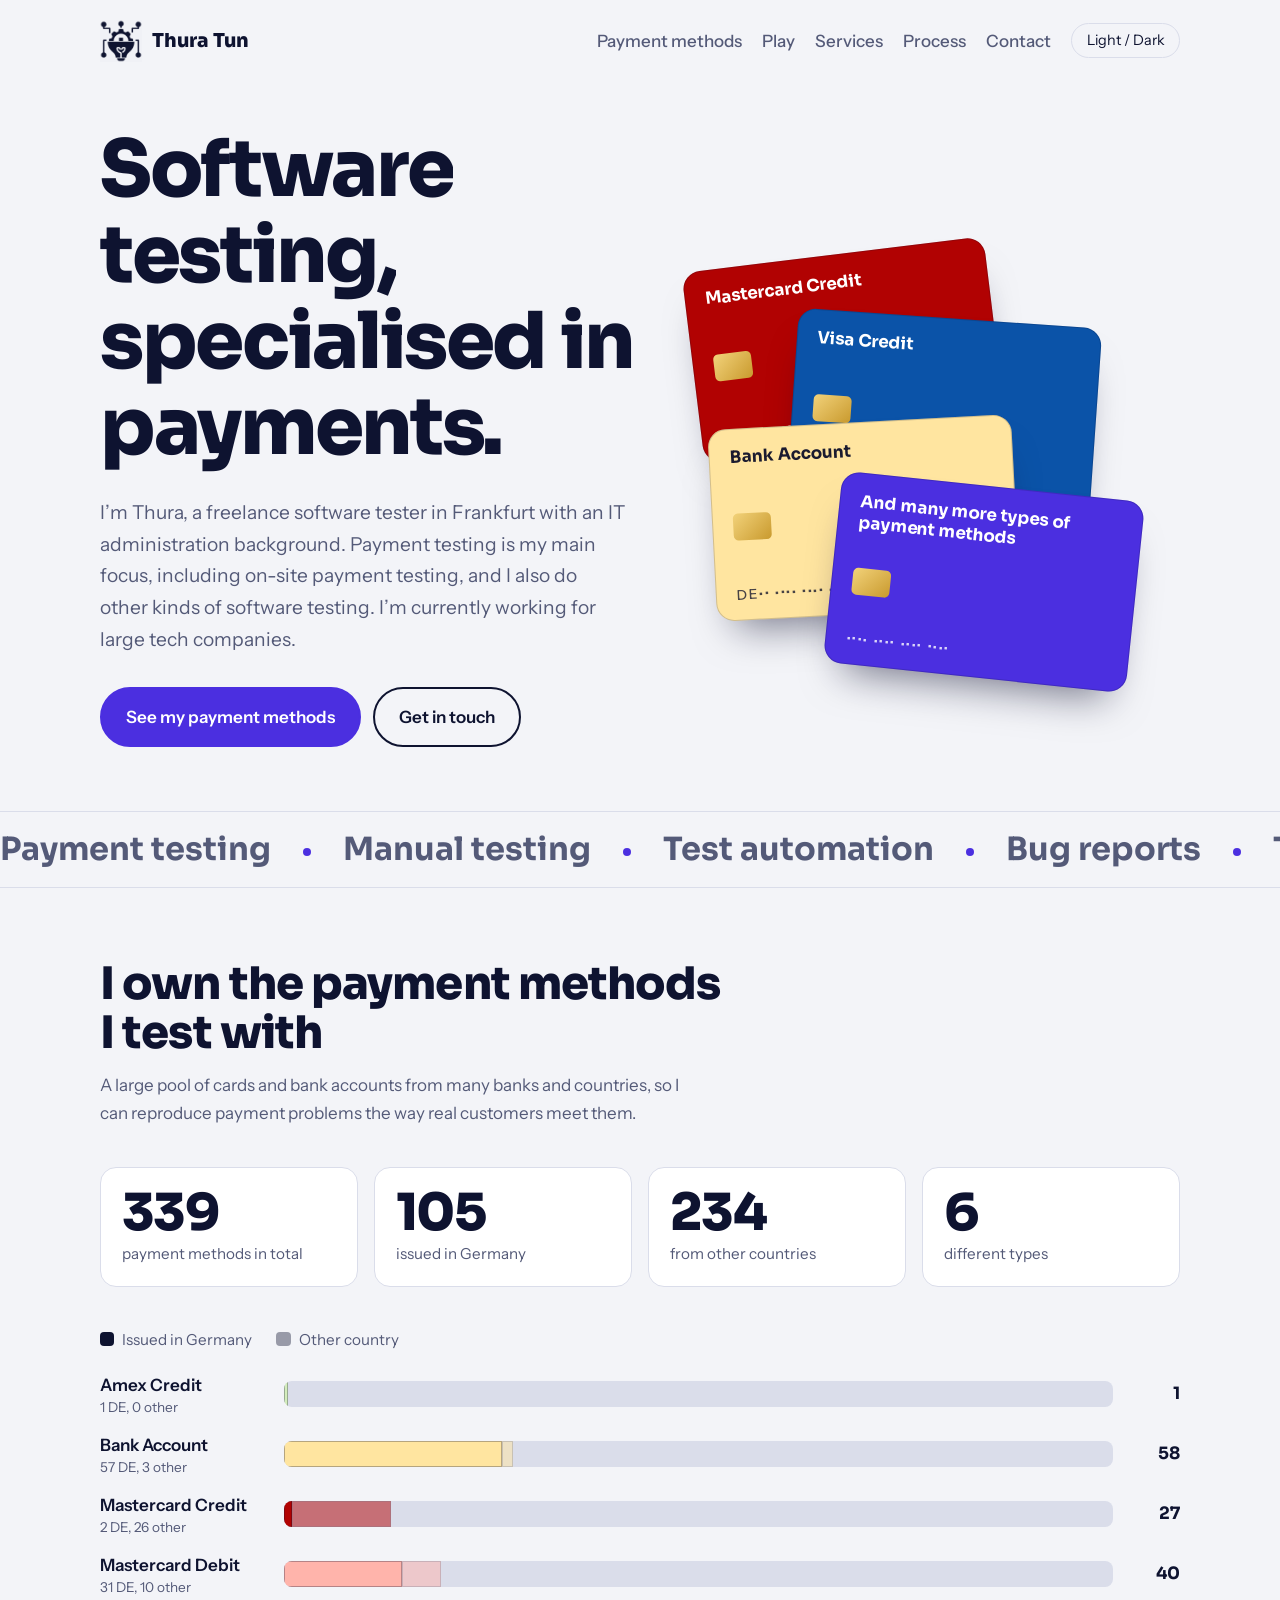
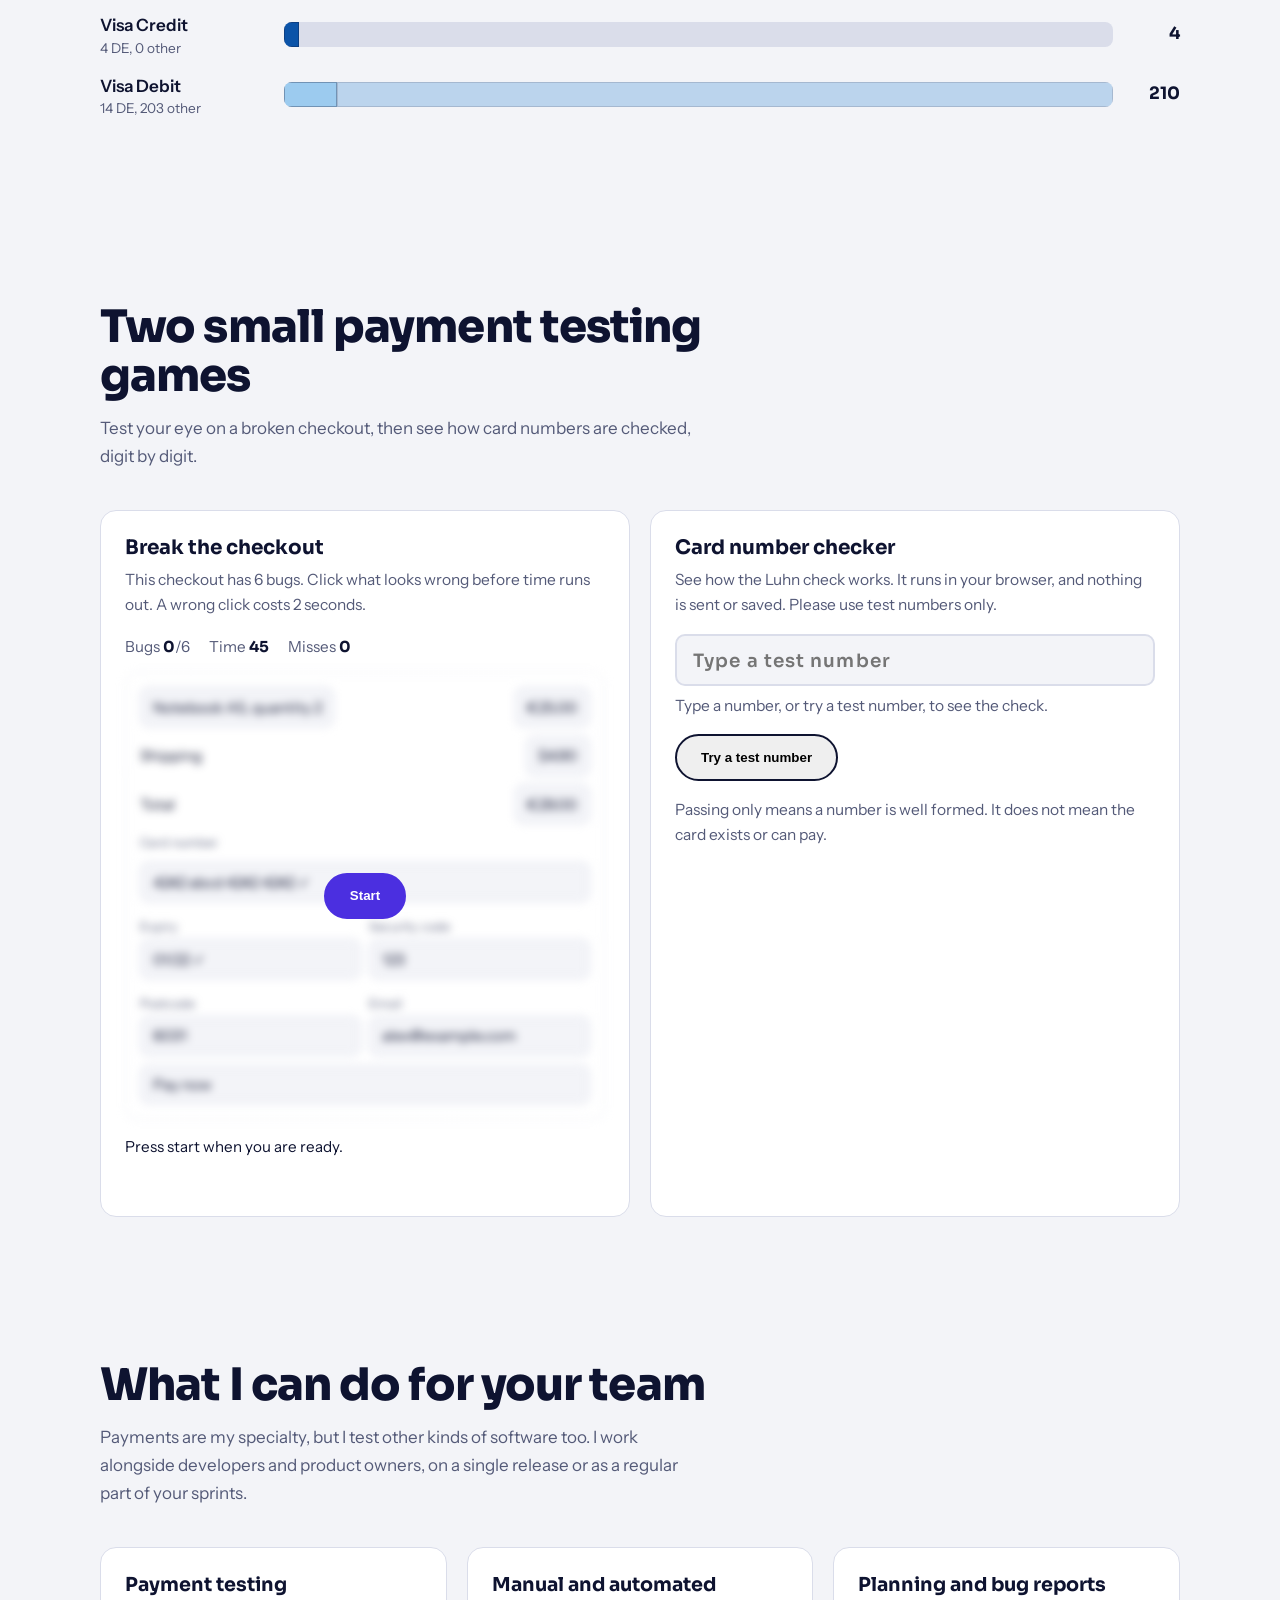
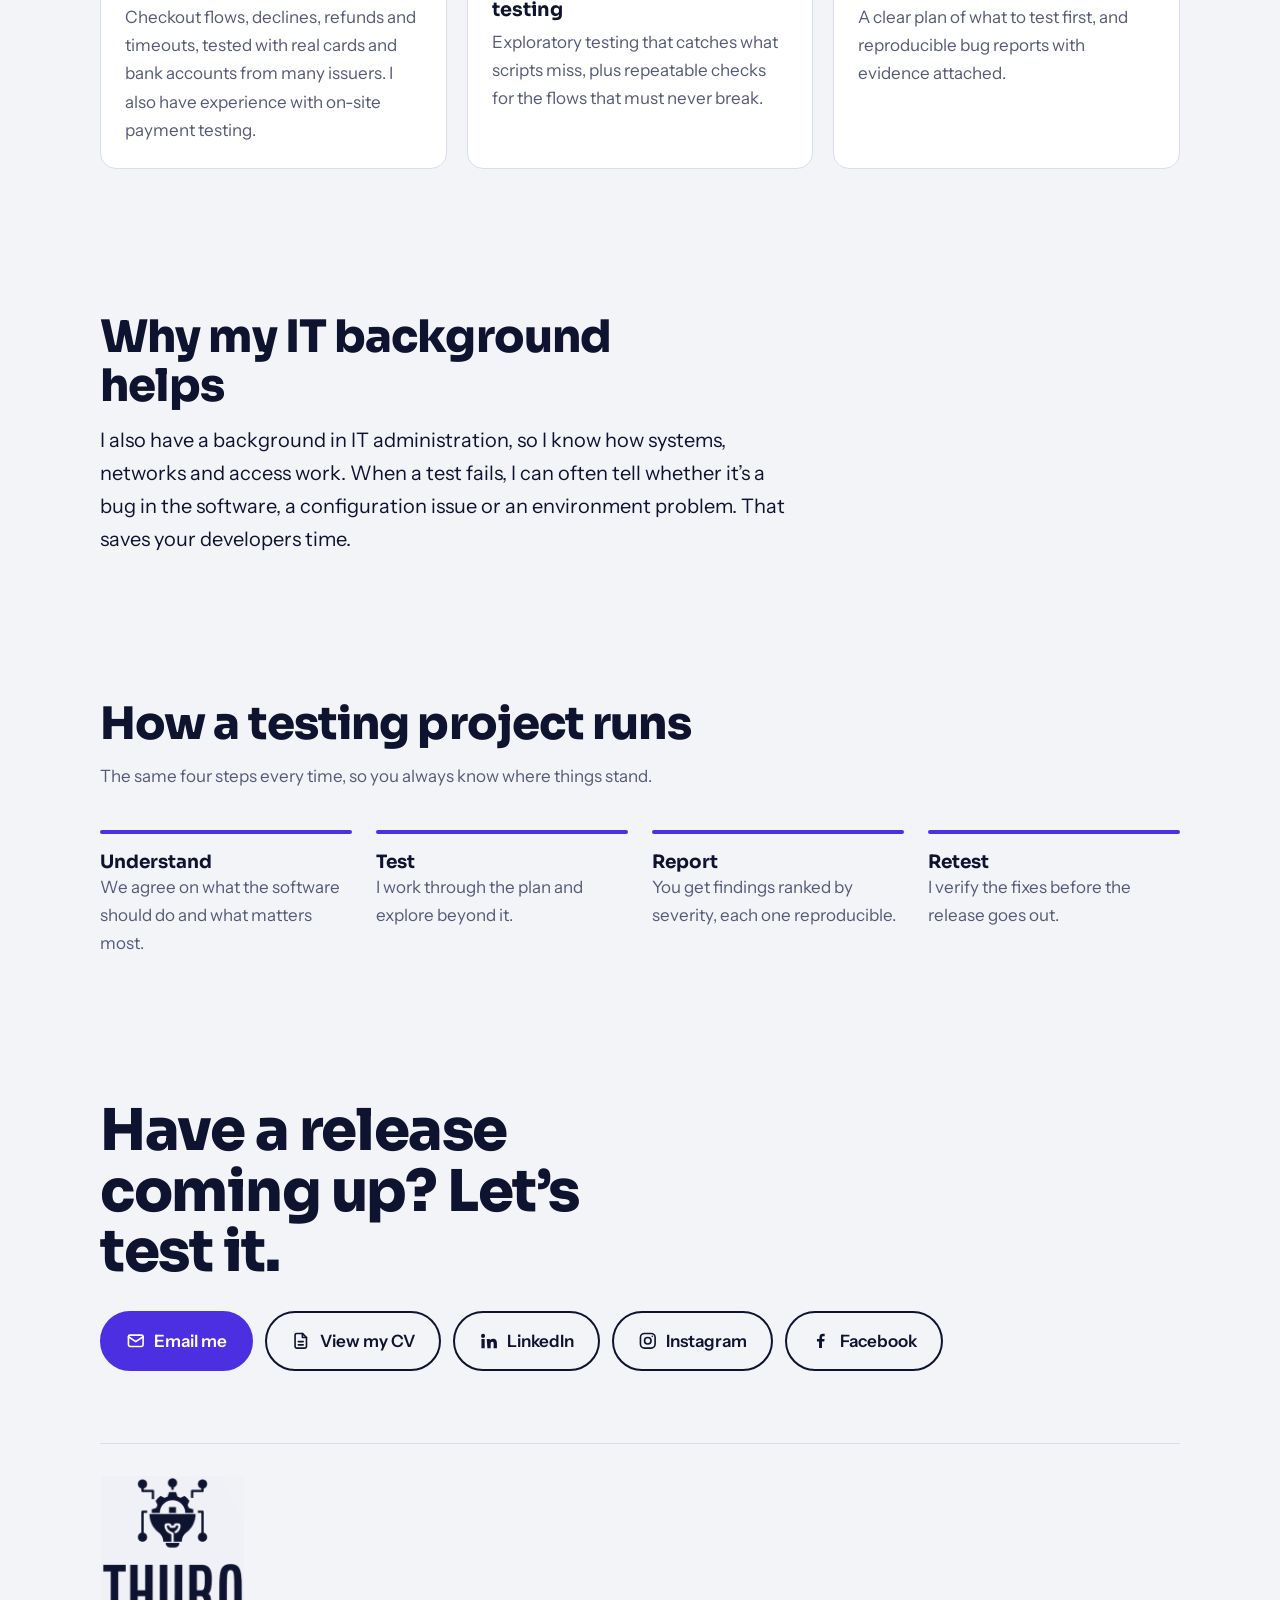
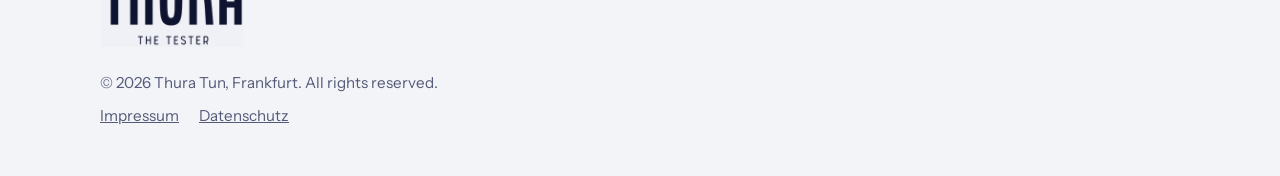
<file: index (3).html>
<!DOCTYPE html>
<html lang="en">
<head>
<meta charset="utf-8">
<meta name="viewport" content="width=device-width, initial-scale=1, viewport-fit=cover">
<title>Thura Tun | Software Tester in Frankfurt</title>
<meta name="description" content="Freelance software tester in Frankfurt with an IT administration background and a focus on payment testing.">
<link rel="icon" type="image/png" href="[data-uri]">
<link rel="preconnect" href="https://fonts.googleapis.com">
<link rel="preconnect" href="https://fonts.gstatic.com" crossorigin>
<link href="https://fonts.googleapis.com/css2?family=Sora:wght@600;700;800&family=Instrument+Sans:wght@400;500;600&display=swap" rel="stylesheet">
<style>
:root{--bg:#F3F4F8;--surface:#FFFFFF;--ink:#0E1330;--muted:#545A78;--line:#DADDEA;--acc:#4B2FE0;--acc-ink:#FFFFFF;
--display:"Sora","Segoe UI",Arial,sans-serif;--body:"Instrument Sans","Segoe UI",Arial,sans-serif;
box-sizing:border-box;padding-top:env(safe-area-inset-top,0px);padding-bottom:env(safe-area-inset-bottom,0px)}
@media (prefers-color-scheme:dark){:root:not([data-theme="light"]){--bg:#0B1026;--surface:#151B3A;--ink:#ECEFFF;--muted:#9AA3CC;--line:#262E57;--acc:#9A86FF;--acc-ink:#0B1026;color-scheme:dark}}
:root[data-theme="dark"]{--bg:#0B1026;--surface:#151B3A;--ink:#ECEFFF;--muted:#9AA3CC;--line:#262E57;--acc:#9A86FF;--acc-ink:#0B1026;color-scheme:dark}
html{scroll-padding-top:env(safe-area-inset-top,0px);scroll-behavior:smooth}
*{box-sizing:border-box}
body{margin:0;background:var(--bg);color:var(--ink);font:400 1.0625rem/1.65 var(--body);overflow-x:hidden}
a{color:inherit}
a:focus-visible,button:focus-visible{outline:3px solid var(--acc);outline-offset:3px;border-radius:6px}
.wrap{max-width:70rem;margin:0 auto;padding:0 1.25rem}
#bar{position:fixed;top:env(safe-area-inset-top,0px);left:0;width:100%;height:3px;background:var(--acc);transform-origin:left;transform:scaleX(0);z-index:50}
.top{display:flex;justify-content:space-between;align-items:center;gap:1rem;flex-wrap:wrap;padding:1.25rem 0}
.logo{font:800 1.2rem var(--display);text-decoration:none}
nav{display:flex;gap:1.25rem;align-items:center;flex-wrap:wrap}
nav a{text-decoration:none;color:var(--muted);font-weight:500}
nav a:hover{color:var(--ink)}
#theme{font:inherit;font-size:.9rem;background:none;color:var(--ink);border:1.5px solid var(--line);border-radius:99px;padding:.3rem .9rem;cursor:pointer}
.btn{display:inline-block;padding:.85rem 1.5rem;border-radius:99px;font-weight:600;text-decoration:none;border:2px solid var(--ink);transition:transform .2s,background .2s}
.btn:hover{transform:translateY(-3px)}
.btn svg{width:1.15em;height:1.15em;vertical-align:-.2em;margin-right:.55rem}
.btn.primary{background:var(--acc);border-color:var(--acc);color:var(--acc-ink)}
.btns{display:flex;gap:.75rem;flex-wrap:wrap}
.hero{display:grid;grid-template-columns:1.05fr .95fr;gap:2rem;align-items:center;padding:3rem 0 4rem}
h1{font:800 clamp(2.5rem,6.4vw,4.9rem)/1.02 var(--display);letter-spacing:-.03em;margin:0 0 1.4rem}
.w{display:inline-block;overflow:hidden;vertical-align:top;padding-bottom:.08em}
.w>span{display:inline-block;animation:up .9s cubic-bezier(.2,.7,.2,1) backwards;animation-delay:calc(var(--i)*.07s + .1s)}
.lede{font-size:1.2rem;color:var(--muted);max-width:33rem;margin:0 0 2rem;animation:rise .8s ease .6s backwards}
.hero .btns{animation:rise .8s ease .8s backwards}
.stage{position:relative;height:25rem;--tx:0px;--ty:0px}
.pc{position:absolute;left:var(--l);top:var(--t);width:min(19rem,74%);aspect-ratio:1.586;border-radius:18px;padding:1.1rem 1.3rem;display:flex;flex-direction:column;justify-content:space-between;font:700 1.05rem var(--display);box-shadow:0 26px 40px -20px rgba(8,10,40,.55);outline:1px solid rgba(14,19,48,.18);outline-offset:-1px;transform:rotate(var(--r)) translate(calc(var(--tx)*var(--k)),calc(var(--ty)*var(--k)));transition:transform .3s ease-out;animation:deal .9s cubic-bezier(.2,.8,.2,1) backwards,float 6s ease-in-out infinite;animation-delay:calc(var(--i)*.16s + .3s),calc(var(--i)*-1.4s)}
.pc small{font:500 .85rem var(--body);letter-spacing:.12em;opacity:.8}
.chip{width:2.4rem;height:1.7rem;border-radius:5px;background:linear-gradient(135deg,#F2D27A,#C99A2E)}
@keyframes up{from{transform:translateY(110%)}}
@keyframes rise{from{opacity:0;transform:translateY(24px)}}
@keyframes deal{from{opacity:0;scale:.75}}
@keyframes float{50%{translate:0 -12px}}
@keyframes mq{to{transform:translateX(-50%)}}
.mq{overflow:hidden;border-block:1px solid var(--line);padding:1.1rem 0}
.mq-t{display:flex;width:max-content;animation:mq 30s linear infinite}
.mq span{font:700 clamp(1.3rem,3vw,2rem) var(--display);color:var(--muted);white-space:nowrap}
.mq span::after{content:"";display:inline-block;width:.5rem;height:.5rem;margin:0 2rem;border-radius:50%;background:var(--acc);vertical-align:middle}
section{padding:4.5rem 0}
h2.s{font:800 clamp(1.8rem,4vw,2.8rem)/1.1 var(--display);letter-spacing:-.02em;margin:0 0 .8rem;max-width:40rem}
.intro{color:var(--muted);max-width:38rem;margin:0 0 2.5rem}
.stats{display:grid;grid-template-columns:repeat(auto-fit,minmax(8rem,1fr));gap:1rem;margin-bottom:2.5rem}
.stat{background:var(--surface);border:1.5px solid var(--line);border-radius:16px;padding:1.2rem 1.3rem}
.stat b{display:block;font:800 clamp(2.2rem,5vw,3.2rem)/1 var(--display);letter-spacing:-.03em}
.stat span{color:var(--muted);font-size:.95rem}
.lg{display:flex;gap:1.5rem;flex-wrap:wrap;margin:0 0 1.2rem;color:var(--muted);font-size:.95rem}
.lg i{display:inline-block;width:.9rem;height:.9rem;border-radius:4px;background:var(--ink);margin-right:.5rem;vertical-align:-.1rem}
.lg i.o{opacity:.4}
.pm{display:grid;gap:.9rem}
.row{display:grid;grid-template-columns:10.5rem 1fr 3.2rem;align-items:center;gap:1rem}
.nm{font-weight:600}
.nm small{display:block;font-weight:400;color:var(--muted);font-size:.85rem;line-height:1.3}
.row>b{text-align:right;font-family:var(--display)}
.bar{display:flex;height:1.6rem;background:var(--line);border-radius:8px;overflow:hidden}
.seg{height:100%;width:0;background:var(--c);outline:1px solid color-mix(in srgb,var(--ink) 30%,transparent);outline-offset:-1px;transition:width 1.2s cubic-bezier(.2,.7,.2,1);transition-delay:var(--d,0s)}
.seg.ot{opacity:.5}
.row.in .seg{width:var(--w)}
.src{color:var(--muted);font-size:.9rem;margin:1.2rem 0 0;min-height:1.4rem}
.cards{display:grid;grid-template-columns:repeat(auto-fit,minmax(15rem,1fr));gap:1.25rem}
.sv{background:var(--surface);border:1.5px solid var(--line);border-radius:16px;padding:1.5rem}
.sv h3{font:700 1.2rem var(--display);margin:0 0 .4rem}
.sv p{margin:0;color:var(--muted)}
.split p{font-size:1.25rem;max-width:44rem;margin:0}
.steps{list-style:none;margin:0;padding:0;display:grid;grid-template-columns:repeat(auto-fit,minmax(13rem,1fr));gap:1.5rem}
.steps li::before{content:"";display:block;height:4px;width:0;background:var(--acc);border-radius:4px;margin-bottom:1rem;transition:width 1s ease .2s}
.steps li.in::before{width:100%}
.steps b{display:block;font:700 1.15rem var(--display)}
.steps span{color:var(--muted)}
.contact h2{font:800 clamp(2rem,5vw,3.6rem)/1.05 var(--display);letter-spacing:-.025em;margin:0 0 1.8rem;max-width:36rem}
footer{border-top:1px solid var(--line);padding:2rem 0 3rem;color:var(--muted);font-size:.95rem}
.links{display:flex;gap:1.25rem;flex-wrap:wrap;margin-top:.5rem}
.legal{display:none;background:var(--surface);border:1.5px solid var(--line);border-radius:12px;padding:1.5rem;margin-top:2rem;max-width:44rem}
.legal:target{display:block}
.legal h2{font:700 1.3rem var(--display);margin:0 0 .6rem}
.legal h3{font:700 1rem var(--display);margin:1.1rem 0 .3rem}
.legal p{margin:.3rem 0;font-size:.95rem}
.js .rv{opacity:0;transform:translateY(26px);transition:opacity .7s ease,transform .7s ease,translate .25s,border-color .25s}
.js .rv.in{opacity:1;transform:none}
.sv:hover{translate:0 -5px;border-color:var(--acc)}
@media (max-width:52rem){.hero{grid-template-columns:1fr;padding-top:1.5rem}.stage{height:26rem}.pc{width:min(17rem,68%)}.row{grid-template-columns:1fr auto;grid-template-areas:"n t" "b b";gap:.35rem .75rem}.nm{grid-area:n}.bar{grid-area:b}.row>b{grid-area:t;font-size:1.3rem}section{padding:3rem 0}.pm{gap:1.3rem}}
@media (prefers-reduced-motion:reduce){*,*::before{animation:none!important;transition:none!important}html{scroll-behavior:auto}#bar{display:none}}
.mk{display:inline-block;background:currentColor;-webkit-mask-repeat:no-repeat;mask-repeat:no-repeat;-webkit-mask-position:center;mask-position:center;-webkit-mask-size:contain;mask-size:contain}
.logo{display:inline-flex;align-items:center;gap:.65rem}
.mk-icon{width:2.6rem;height:2.6rem;-webkit-mask-image:url("[data-uri]");mask-image:url("[data-uri]")}
.mk-full{display:block;width:9rem;height:10.74rem;margin-bottom:1.4rem;color:var(--ink);-webkit-mask-image:url("[data-uri]");mask-image:url("[data-uri]")}
@media (prefers-reduced-motion:no-preference){.logo:hover .mk-icon{transform:rotate(-8deg) scale(1.08)}.mk-icon{transition:transform .3s ease}}
.play{display:grid;grid-template-columns:1fr 1fr;gap:1.25rem}
.tool{background:var(--surface);border:1.5px solid var(--line);border-radius:16px;padding:1.5rem}
.tool h3{font:700 1.25rem var(--display);margin:0 0 .4rem}
.sub{color:var(--muted);margin:0 0 1rem;font-size:.97rem}
.hud{display:flex;gap:1.2rem;flex-wrap:wrap;font-size:.95rem;color:var(--muted);margin-bottom:.8rem}
.hud b{color:var(--ink);font-family:var(--display)}
.shopwrap{position:relative}
.shop{border:1.5px dashed var(--line);border-radius:12px;padding:.9rem;display:grid;gap:.55rem;transition:filter .3s}
.shop.off{filter:blur(4px);pointer-events:none;user-select:none}
.shop.done{pointer-events:none}
.shop small{color:var(--muted);font-size:.78rem}
.ln{display:flex;justify-content:space-between;align-items:center;gap:.6rem;font-size:.95rem}
.two{display:grid;grid-template-columns:1fr 1fr;gap:.55rem}
.bx{font:inherit;font-size:.95rem;text-align:left;color:var(--ink);background:var(--bg);border:1.5px solid var(--line);border-radius:8px;padding:.4rem .7rem;cursor:pointer;width:100%}
.ln .bx{width:auto}
.bx:hover{border-color:var(--acc)}
.bx.found{border-color:#2E9E62;background:color-mix(in srgb,#2E9E62 22%,var(--bg))}
.bx.wrong{border-color:#E5604F;background:color-mix(in srgb,#E5604F 20%,var(--bg))}
.bx.missed{border-color:#E0A030;background:color-mix(in srgb,#E0A030 22%,var(--bg))}
.ovl{position:absolute;inset:0;display:flex;align-items:center;justify-content:center}
.ovl[hidden]{display:none}
.feed{min-height:3.6rem;margin:.9rem 0 0;font-size:.95rem}
.feed .btn{margin-top:.6rem;padding:.5rem 1.1rem;font-size:.95rem}
.cc{width:100%;font:600 1.15rem var(--display);letter-spacing:.06em;padding:.8rem 1rem;border-radius:10px;border:2px solid var(--line);background:var(--bg);color:var(--ink);margin-bottom:.4rem}
.cc:focus{outline:3px solid var(--acc);outline-offset:2px;border-color:var(--acc)}
.dgs{display:flex;flex-wrap:wrap;gap:.3rem;margin:.9rem 0}
.dg{width:1.7rem;height:2rem;display:grid;place-items:center;border-radius:6px;background:var(--bg);border:1.5px solid var(--line);font:600 .95rem var(--display)}
.dg.x2{background:var(--acc);border-color:var(--acc);color:var(--acc-ink)}
.vd{display:flex;gap:.5rem;flex-wrap:wrap;margin:.8rem 0 0}
.pill{padding:.25rem .8rem;border-radius:99px;font-size:.9rem;font-weight:600;background:var(--bg);border:1.5px solid var(--line)}
.pill.ok{color:#2E9E62;border-color:#2E9E62}
.pill.no{color:#E5604F;border-color:#E5604F}
#ccres .sub{margin:0}
@media (max-width:52rem){.play{grid-template-columns:1fr}}
</style>
<script>document.documentElement.className+=' js'</script>
</head>
<body>
<div id="bar" aria-hidden="true"></div>
<div class="wrap">
  <header class="top">
    <a class="logo" href="#top"><span class="mk mk-icon" aria-hidden="true"></span>Thura Tun</a>
    <nav aria-label="Main">
      <a href="#payments">Payment methods</a><a href="#play">Play</a><a href="#services">Services</a><a href="#process">Process</a><a href="#contact">Contact</a>
      <button id="theme" type="button">Light / Dark</button>
    </nav>
  </header>

  <main id="top">
    <div class="hero">
      <div>
        <h1>Software testing, specialised in payments.</h1>
        <p class="lede">I’m Thura, a freelance software tester in Frankfurt with an IT administration background. Payment testing is my main focus, including on-site payment testing, and I also do other kinds of software testing. I’m currently working for large tech companies.</p>
        <div class="btns"><a class="btn primary" href="#payments">See my payment methods</a><a class="btn" href="#contact">Get in touch</a></div>
      </div>
      <div class="stage" aria-hidden="true">
        <div class="pc" style="--i:0;--l:2%;--t:4%;--r:-7deg;--k:.5;background:#B10202;color:#fff"><span>Mastercard Credit</span><i class="chip"></i><small>•••• •••• •••• ••••</small></div>
        <div class="pc" style="--i:1;--l:22%;--t:20%;--r:4deg;--k:1;background:#0B53A8;color:#fff"><span>Visa Credit</span><i class="chip"></i><small>•••• •••• •••• ••••</small></div>
        <div class="pc" style="--i:2;--l:6%;--t:46%;--r:-3deg;--k:1.5;background:#FFE5A0;color:#1B1B2F"><span>Bank Account</span><i class="chip"></i><small>DE•• •••• •••• ••••</small></div>
        <div class="pc" style="--i:3;--l:30%;--t:62%;--r:6deg;--k:2;background:var(--acc);color:var(--acc-ink)"><span>And many more types of payment methods</span><i class="chip"></i><small>•••• •••• •••• ••••</small></div>
      </div>
    </div>
  </main>
</div>

<div class="mq" aria-hidden="true"><div class="mq-t">
  <div style="display:flex"><span>Payment testing</span><span>Manual testing</span><span>Test automation</span><span>Bug reports</span><span>Test planning</span></div>
  <div style="display:flex"><span>Payment testing</span><span>Manual testing</span><span>Test automation</span><span>Bug reports</span><span>Test planning</span></div>
</div></div>

<div class="wrap">
  <section id="payments">
    <h2 class="s">I own the payment methods I test with</h2>
    <p class="intro">A large pool of cards and bank accounts from many banks and countries, so I can reproduce payment problems the way real customers meet them.</p>
    <div class="stats" id="stats"></div>
    <div class="lg"><span><i></i>Issued in Germany</span><span><i class="o"></i>Other country</span></div>
    <div class="pm" id="pm"></div>
    <p class="src" id="src"></p>
  </section>

  <section id="play">
    <h2 class="s">Two small payment testing games</h2>
    <p class="intro">Test your eye on a broken checkout, then see how card numbers are checked, digit by digit.</p>
    <div class="play">
      <div class="tool">
        <h3>Break the checkout</h3>
        <p class="sub">This checkout has 6 bugs. Click what looks wrong before time runs out. A wrong click costs 2 seconds.</p>
        <div class="hud"><span>Bugs <b id="gfound">0</b>/6</span><span>Time <b id="gtime">45</b></span><span>Misses <b id="gmiss">0</b></span></div>
        <div class="shopwrap">
          <div class="shop off" id="shop">
            <div class="ln"><button class="bx" type="button" data-b="ok:The item and quantity look right.">Notebook A5, quantity 2</button><button class="bx" type="button" data-b="ok:2 x 12.50 is 25.00, so this line is correct.">€25.00</button></div>
            <div class="ln"><span>Shipping</span><button class="bx" type="button" data-b="ship">$4.90</button></div>
            <div class="ln"><span>Total</span><button class="bx" type="button" data-b="total">€29.00</button></div>
            <small>Card number</small>
            <button class="bx" type="button" data-b="card">4242 abcd 4242 4242 ✓</button>
            <div class="two"><div><small>Expiry</small><button class="bx" type="button" data-b="exp">01/22 ✓</button></div><div><small>Security code</small><button class="bx" type="button" data-b="cvc">123</button></div></div>
            <div class="two"><div><small>Postcode</small><button class="bx" type="button" data-b="zip">6031</button></div><div><small>Email</small><button class="bx" type="button" data-b="ok:That email format is fine.">alex@example.com</button></div></div>
            <button class="bx" type="button" data-b="ok:The pay button is fine.">Pay now</button>
          </div>
          <div class="ovl" id="govl"><button class="btn primary" id="gstart" type="button">Start</button></div>
        </div>
        <p class="feed" id="gfeed" aria-live="polite">Press start when you are ready.</p>
      </div>
      <div class="tool">
        <h3>Card number checker</h3>
        <p class="sub">See how the Luhn check works. It runs in your browser, and nothing is sent or saved. Please use test numbers only.</p>
        <input class="cc" id="cc" type="text" inputmode="numeric" autocomplete="off" spellcheck="false" maxlength="30" placeholder="Type a test number" aria-label="Test card number">
        <div id="ccres" aria-live="polite"></div>
        <p style="margin:1rem 0 0"><button class="btn" id="ccnext" type="button">Try a test number</button></p>
        <p class="sub" style="margin:1rem 0 0">Passing only means a number is well formed. It does not mean the card exists or can pay.</p>
      </div>
    </div>
  </section>

  <section id="services">
    <h2 class="s">What I can do for your team</h2>
    <p class="intro">Payments are my specialty, but I test other kinds of software too. I work alongside developers and product owners, on a single release or as a regular part of your sprints.</p>
    <div class="cards">
      <div class="sv"><h3>Payment testing</h3><p>Checkout flows, declines, refunds and timeouts, tested with real cards and bank accounts from many issuers. I also have experience with on-site payment testing.</p></div>
      <div class="sv"><h3>Manual and automated testing</h3><p>Exploratory testing that catches what scripts miss, plus repeatable checks for the flows that must never break.</p></div>
      
      <div class="sv"><h3>Planning and bug reports</h3><p>A clear plan of what to test first, and reproducible bug reports with evidence attached.</p></div>
    </div>
  </section>

  <section id="about" class="split">
    <h2 class="s">Why my IT background helps</h2>
    <p>I also have a background in IT administration, so I know how systems, networks and access work. When a test fails, I can often tell whether it’s a bug in the software, a configuration issue or an environment problem. That saves your developers time.</p>
  </section>

  <section id="process">
    <h2 class="s">How a testing project runs</h2>
    <p class="intro">The same four steps every time, so you always know where things stand.</p>
    <ol class="steps">
      <li><b>Understand</b><span>We agree on what the software should do and what matters most.</span></li>
      <li><b>Test</b><span>I work through the plan and explore beyond it.</span></li>
      <li><b>Report</b><span>You get findings ranked by severity, each one reproducible.</span></li>
      <li><b>Retest</b><span>I verify the fixes before the release goes out.</span></li>
    </ol>
  </section>

  <section id="contact" class="contact">
    <h2>Have a release coming up? Let’s test it.</h2>
    <div class="btns"><a class="btn primary" href="mailto:your-email@example.de"><svg viewBox="0 0 24 24" fill="none" stroke="currentColor" stroke-width="2" stroke-linecap="round" stroke-linejoin="round" aria-hidden="true"><rect x="3" y="5" width="18" height="14" rx="2"/><path d="m3 7 9 6 9-6"/></svg>Email me</a><a class="btn" href="cv.pdf" target="_blank" rel="noopener"><svg viewBox="0 0 24 24" fill="none" stroke="currentColor" stroke-width="2" stroke-linecap="round" stroke-linejoin="round" aria-hidden="true"><path d="M14 3H7a2 2 0 0 0-2 2v14a2 2 0 0 0 2 2h10a2 2 0 0 0 2-2V8z"/><path d="M14 3v5h5M9 13h6M9 17h6"/></svg>View my CV</a><a class="btn" href="https://www.linkedin.com/in/tunthura/" rel="noopener"><svg viewBox="0 0 24 24" fill="currentColor" aria-hidden="true"><path d="M4.98 3.5a2.5 2.5 0 1 1 0 5 2.5 2.5 0 0 1 0-5zM3 9.75h4v11.5H3zM9.5 9.75h3.8v1.6h.05c.55-1 1.9-1.95 3.85-1.95 4.05 0 4.8 2.65 4.8 6.1v5.75h-4v-5.1c0-1.2 0-2.8-1.7-2.8s-2 1.35-2 2.7v5.2h-4z"/></svg>LinkedIn</a><a class="btn" href="https://www.instagram.com/thura.trt/" rel="noopener"><svg viewBox="0 0 24 24" fill="none" stroke="currentColor" stroke-width="2" aria-hidden="true"><rect x="3" y="3" width="18" height="18" rx="5"/><circle cx="12" cy="12" r="4"/><circle cx="17.5" cy="6.5" r="1" fill="currentColor" stroke="none"/></svg>Instagram</a><a class="btn" href="https://www.facebook.com/trt999" rel="noopener"><svg viewBox="0 0 24 24" fill="currentColor" aria-hidden="true"><path d="M13.5 21v-8h2.7l.5-3.2h-3.2V7.9c0-.9.4-1.6 1.7-1.6h1.6V3.4c-.3 0-1.3-.1-2.4-.1-2.4 0-4 1.5-4 4.1v2.4H7.3V13h2.6v8z"/></svg>Facebook</a></div>
  </section>

  <footer>
    <span class="mk mk-full" role="img" aria-label="Thura the Tester logo"></span>
    <div>© 2026 Thura Tun, Frankfurt. All rights reserved.</div>
    <div class="links"><a href="#impressum">Impressum</a><a href="#datenschutz">Datenschutz</a></div>
    <div class="legal" id="impressum">
      <h2>Impressum</h2>
      <p><a href="#top">Close</a></p>
      <p>Angaben gemäß § 5 DDG</p>
      <p>Thura Tun<br>[Straße und Hausnummer]<br>[PLZ] Frankfurt am Main</p>
      <h3>Kontakt</h3>
      <p>E-Mail: [your email]<br>Telefon: [optional]</p>
      <h3>Umsatzsteuer</h3>
      <p>[USt-IdNr. oder Hinweis auf Kleinunternehmerregelung, falls zutreffend]</p>
    </div>
    <div class="legal" id="datenschutz">
      <h2>Datenschutz</h2>
      <p><a href="#top">Close</a></p>
      <p>[Add your privacy policy here. A privacy policy generator can create a text that fits your setup, including the fonts and any Google services you use.]</p>
    </div>
  </footer>
</div>

<script>
(function(){
  /* To link your Google Sheet: File > Share > Publish to web > choose the tab with ONLY the summary
     (columns: Payment type, DE, Other Country, Total) > CSV > Publish, then paste the link between the quotes. */
  var SHEET_CSV_URL="";
  var FALLBACK=[["Amex Credit",1,0],["Bank Account",57,3],["Mastercard Credit",2,26],["Mastercard Debit",31,10],["Visa Credit",4,0],["Visa Debit",14,203]];
  var COLORS=[[/amex/i,"#D4EDBC"],[/bank/i,"#FFE5A0"],[/mastercard.*credit/i,"#B10202"],[/mastercard/i,"#FFB4AB"],[/visa.*credit/i,"#0B53A8"],[/visa/i,"#9CCBEF"]];
  var rm=matchMedia('(prefers-reduced-motion: reduce)').matches;
  var $=function(s){return Array.prototype.slice.call(document.querySelectorAll(s))};
  function col(n){for(var i=0;i<COLORS.length;i++)if(COLORS[i][0].test(n))return COLORS[i][1];return"#9A86FF"}
  function esc(s){return String(s).replace(/[&<>"]/g,function(c){return{"&":"&amp;","<":"&lt;",">":"&gt;",'"':"&quot;"}[c]})}
  function num(v){return parseInt(String(v||"").replace(/[^0-9]/g,""),10)||0}

  /* headline word animation */
  var h=$('.hero h1')[0];h.setAttribute('aria-label',h.textContent);
  h.innerHTML=h.textContent.trim().split(/\s+/).map(function(w,i){return'<span class="w" aria-hidden="true"><span style="--i:'+i+'">'+esc(w)+'</span></span>'}).join(' ');

  /* theme toggle */
  var root=document.documentElement;
  document.getElementById('theme').onclick=function(){
    var dark=root.dataset.theme?root.dataset.theme==='dark':matchMedia('(prefers-color-scheme: dark)').matches;
    root.dataset.theme=dark?'light':'dark';
  };

  /* reveal on scroll */
  function count(el){
    var to=+el.dataset.to,s=null;
    if(rm){el.textContent=to;return}
    (function f(t){s=s||t;var p=Math.min(1,(t-s)/1200);el.textContent=Math.round(to*(1-Math.pow(1-p,3)));if(p<1)requestAnimationFrame(f)})(performance.now());
  }
  var io=new IntersectionObserver(function(es){es.forEach(function(e){
    if(!e.isIntersecting)return;var el=e.target;io.unobserve(el);el.classList.add('in');
    if(el.classList.contains('cnt'))count(el);
  })},{threshold:.15});
  function watch(list,addRv){list.forEach(function(el,i){
    if(addRv&&!rm){el.classList.add('rv');el.style.transitionDelay=(i%5)*0.08+'s'}
    if(rm){el.classList.add('in');if(el.classList.contains('cnt'))count(el)}else io.observe(el);
  })}
  watch($('section h2.s, .intro, .sv, .split p, .steps li, .contact h2, .contact .btns'),true);

  /* payment overview */
  function render(d){
    var D=0,O=0,max=1;d.forEach(function(r){D+=r[1];O+=r[2];max=Math.max(max,r[1]+r[2])});
    $('#stats')[0].innerHTML=[[D+O,"payment methods in total"],[D,"issued in Germany"],[O,"from other countries"],[d.length,"different types"]]
      .map(function(s){return'<div class="stat"><b class="cnt" data-to="'+s[0]+'">0</b><span>'+s[1]+'</span></div>'}).join('');
    $('#pm')[0].innerHTML=d.map(function(r,i){
      return'<div class="row" style="--c:'+col(r[0])+';--d:'+(i*0.1)+'s"><span class="nm">'+esc(r[0])+'<small>'+r[1]+' DE, '+r[2]+' other</small></span><div class="bar"><i class="seg" style="--w:'+(r[1]/max*100)+'%"></i><i class="seg ot" style="--w:'+(r[2]/max*100)+'%"></i></div><b class="cnt" data-to="'+(r[1]+r[2])+'">0</b></div>';
    }).join('');
    watch($('.row, .cnt'),false);
  }
  function parseCSV(t){
    var rows=[],r=[],c="",q=false;
    for(var i=0;i<t.length;i++){var ch=t[i];
      if(q){if(ch=='"'){if(t[i+1]=='"'){c+='"';i++}else q=false}else c+=ch}
      else if(ch=='"')q=true;
      else if(ch==','){r.push(c);c=""}
      else if(ch=='\n'||ch=='\r'){if(ch=='\r'&&t[i+1]=='\n')i++;r.push(c);rows.push(r);r=[];c=""}
      else c+=ch}
    if(c!==""||r.length){r.push(c);rows.push(r)}
    return rows;
  }
  if(!SHEET_CSV_URL){render(FALLBACK)}
  else fetch(SHEET_CSV_URL).then(function(r){if(!r.ok)throw 0;return r.text()}).then(function(t){
    var d=parseCSV(t).slice(1).map(function(r){return[(r[0]||"").trim(),num(r[1]),num(r[2])]})
      .filter(function(r){return r[0]&&!/^total/i.test(r[0])&&r[1]+r[2]>0});
    if(!d.length)throw 0;render(d);document.getElementById('src').textContent="Live from my Google Sheet";
  }).catch(function(){render(FALLBACK)});

  /* play: break the checkout */
  var BUGS={total:'The total should be 29.90 (2 x 12.50 plus 4.90 shipping), not 29.00.',ship:'Shipping shows a dollar sign in a euro checkout.',card:'The card field accepted letters and shows a green tick.',exp:'An expired card (01/22) was accepted.',cvc:'The security code is shown in plain text instead of being masked.',zip:'German postcodes have 5 digits, this one has 4.'};
  var NB=6,G={t:45,found:{},miss:0,run:false,tm:null};
  var shop=document.getElementById('shop'),gst=document.getElementById('gstart'),gf=document.getElementById('gfeed'),govl=document.getElementById('govl');
  function nfound(){return Object.keys(G.found).length}
  function hud(){document.getElementById('gfound').textContent=nfound();document.getElementById('gtime').textContent=G.t;document.getElementById('gmiss').textContent=G.miss}
  function endGame(){
    if(!G.run)return;
    G.run=false;clearInterval(G.tm);shop.classList.add('done');
    var left=[];
    Object.keys(BUGS).forEach(function(k){if(!G.found[k]){shop.querySelector('[data-b="'+k+'"]').classList.add('missed');left.push(BUGS[k])}});
    var n=nfound();
    gf.innerHTML='<b>'+(n===NB?'All '+NB+' bugs found with '+G.t+' seconds left.':'You found '+n+' of '+NB+' bugs.')+'</b>'+(left.length?'<br>Still hiding: '+left.map(esc).join(' '):'')+'<br><a href="#contact">Want this level of attention on your payment flow? Get in touch.</a><br><button class="btn" id="gagain" type="button">Play again</button>';
  }
  function start(){
    G={t:45,found:{},miss:0,run:true,tm:null};
    shop.classList.remove('off','done');
    $('.bx').forEach(function(e){e.classList.remove('found','missed','wrong')});
    govl.hidden=true;gf.textContent='Click anything that looks wrong.';hud();
    G.tm=setInterval(function(){G.t--;hud();if(G.t<=0)endGame()},1000);
  }
  gst.onclick=start;
  gf.addEventListener('click',function(e){if(e.target.id==='gagain')start()});
  shop.addEventListener('click',function(e){
    var el=e.target.closest('.bx');if(!el||!G.run)return;
    var b=el.getAttribute('data-b');
    if(!BUGS[b]){
      G.miss++;G.t=Math.max(0,G.t-2);el.classList.add('wrong');
      setTimeout(function(){el.classList.remove('wrong')},700);
      gf.textContent='Not a bug, minus 2 seconds. '+b.slice(3);
    }else if(!G.found[b]){
      G.found[b]=1;el.classList.add('found');gf.textContent='Bug found: '+BUGS[b];
    }
    hud();
    if(nfound()===NB||G.t<=0)endGame();
  });

  /* play: card number checker */
  var NETS=[['Amex',/^3[47]/,[15]],['Visa',/^4/,[13,16,19]],['Mastercard',/^(5[1-5]|222[1-9]|22[3-9]\d|2[3-6]\d\d|27[01]\d|2720)/,[16]],['Discover',/^(6011|65|64[4-9])/,[16,19]],['JCB',/^35(2[89]|[3-8])/,[16,19]],['Diners Club',/^(30[0-5]|36|38|39)/,[14,16]]];
  var TESTS=['4242 4242 4242 4242','5555 5555 5555 4444','3782 822463 10005','4242 4242 4242 4241'],ti=0;
  var ci=document.getElementById('cc'),cr=document.getElementById('ccres');
  function check(){
    var raw=ci.value.replace(/[\s-]/g,'');
    if(!raw){cr.innerHTML='<p class="sub">Type a number, or try a test number, to see the check.</p>';return}
    if(/\D/.test(raw)){cr.innerHTML='<p class="sub">Digits only, please. Spaces and dashes are fine.</p>';return}
    if(raw.length>19){cr.innerHTML='<p class="sub">Card numbers have at most 19 digits.</p>';return}
    var net='Unknown network',lens=null;
    NETS.forEach(function(n){if(!lens&&n[1].test(raw)){net=n[0];lens=n[2]}});
    var d=raw.split('').map(Number),sum=0,chips='';
    d.forEach(function(v,i){
      var dbl=(d.length-1-i)%2===1,u=v;
      if(dbl){u=v*2;if(u>9)u-=9}
      sum+=u;chips+='<span class="dg'+(dbl?' x2':'')+'">'+u+'</span>';
    });
    var luhn=sum%10===0,lenOk=lens?lens.indexOf(d.length)>-1:(d.length>=12&&d.length<=19);
    cr.innerHTML='<div class="vd"><span class="pill">'+net+'</span><span class="pill '+(lenOk?'ok':'no')+'">'+d.length+' digits '+(lenOk?'fit':'do not fit')+'</span><span class="pill '+(luhn?'ok':'no')+'">Luhn '+(luhn?'passes':'fails')+'</span></div><div class="dgs" aria-label="Digits after the Luhn step">'+chips+'</div><p class="sub">Highlighted digits are doubled (minus 9 if above 9). All digits add up to '+sum+', '+(luhn?'which ends in 0, so the check passes.':'which does not end in 0, so the check fails.')+'</p>';
  }
  ci.addEventListener('input',check);
  document.getElementById('ccnext').onclick=function(){ci.value=TESTS[ti%TESTS.length];ti++;check()};
  check();

  /* card tilt and scroll progress */
  var st=$('.stage')[0],bar=document.getElementById('bar'),t=false;
  if(!rm){
    addEventListener('pointermove',function(e){
      st.style.setProperty('--tx',((e.clientX/innerWidth-.5)*2*18)+'px');
      st.style.setProperty('--ty',((e.clientY/innerHeight-.5)*2*14)+'px');
    },{passive:true});
    addEventListener('scroll',function(){
      if(t)return;t=true;
      requestAnimationFrame(function(){
        var m=document.documentElement.scrollHeight-innerHeight;
        bar.style.transform='scaleX('+(m>0?Math.min(1,scrollY/m):0)+')';t=false;
      });
    },{passive:true});
  }
})();
</script>
</body>
</html>
</file>
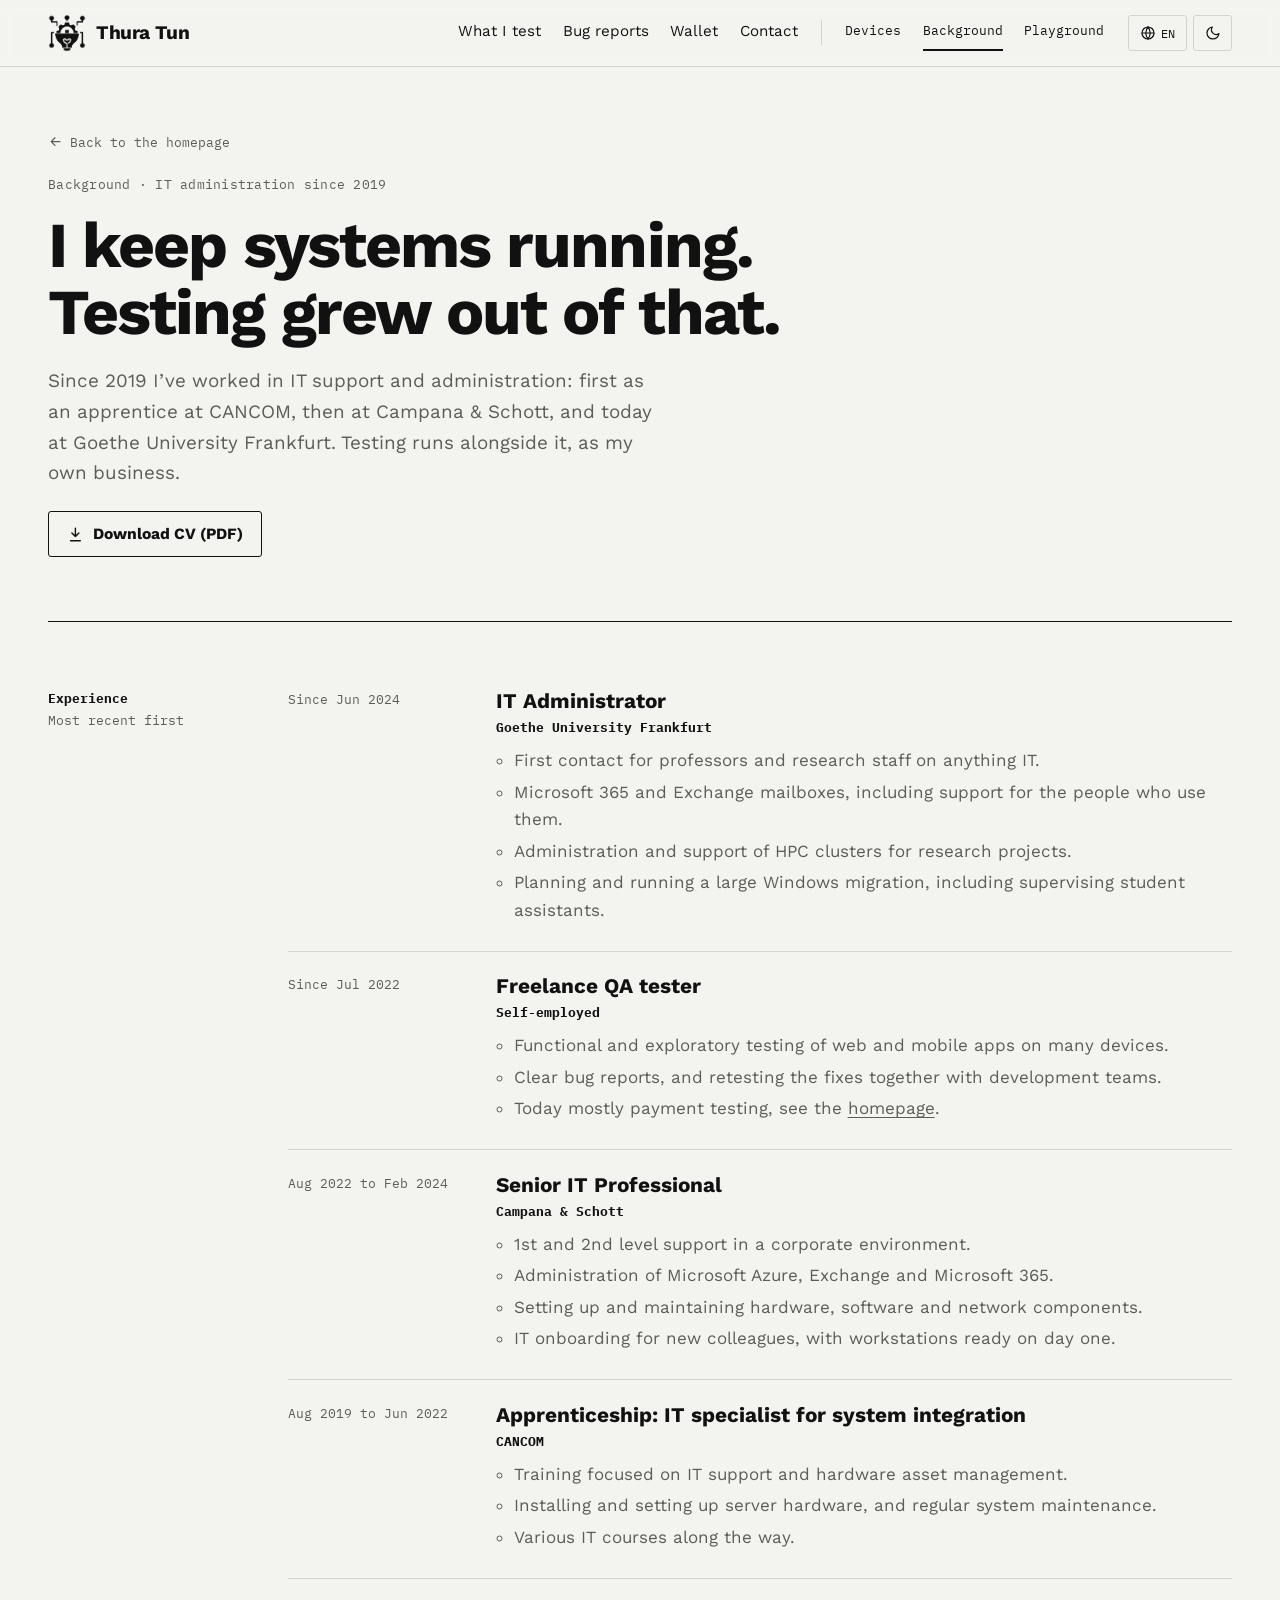
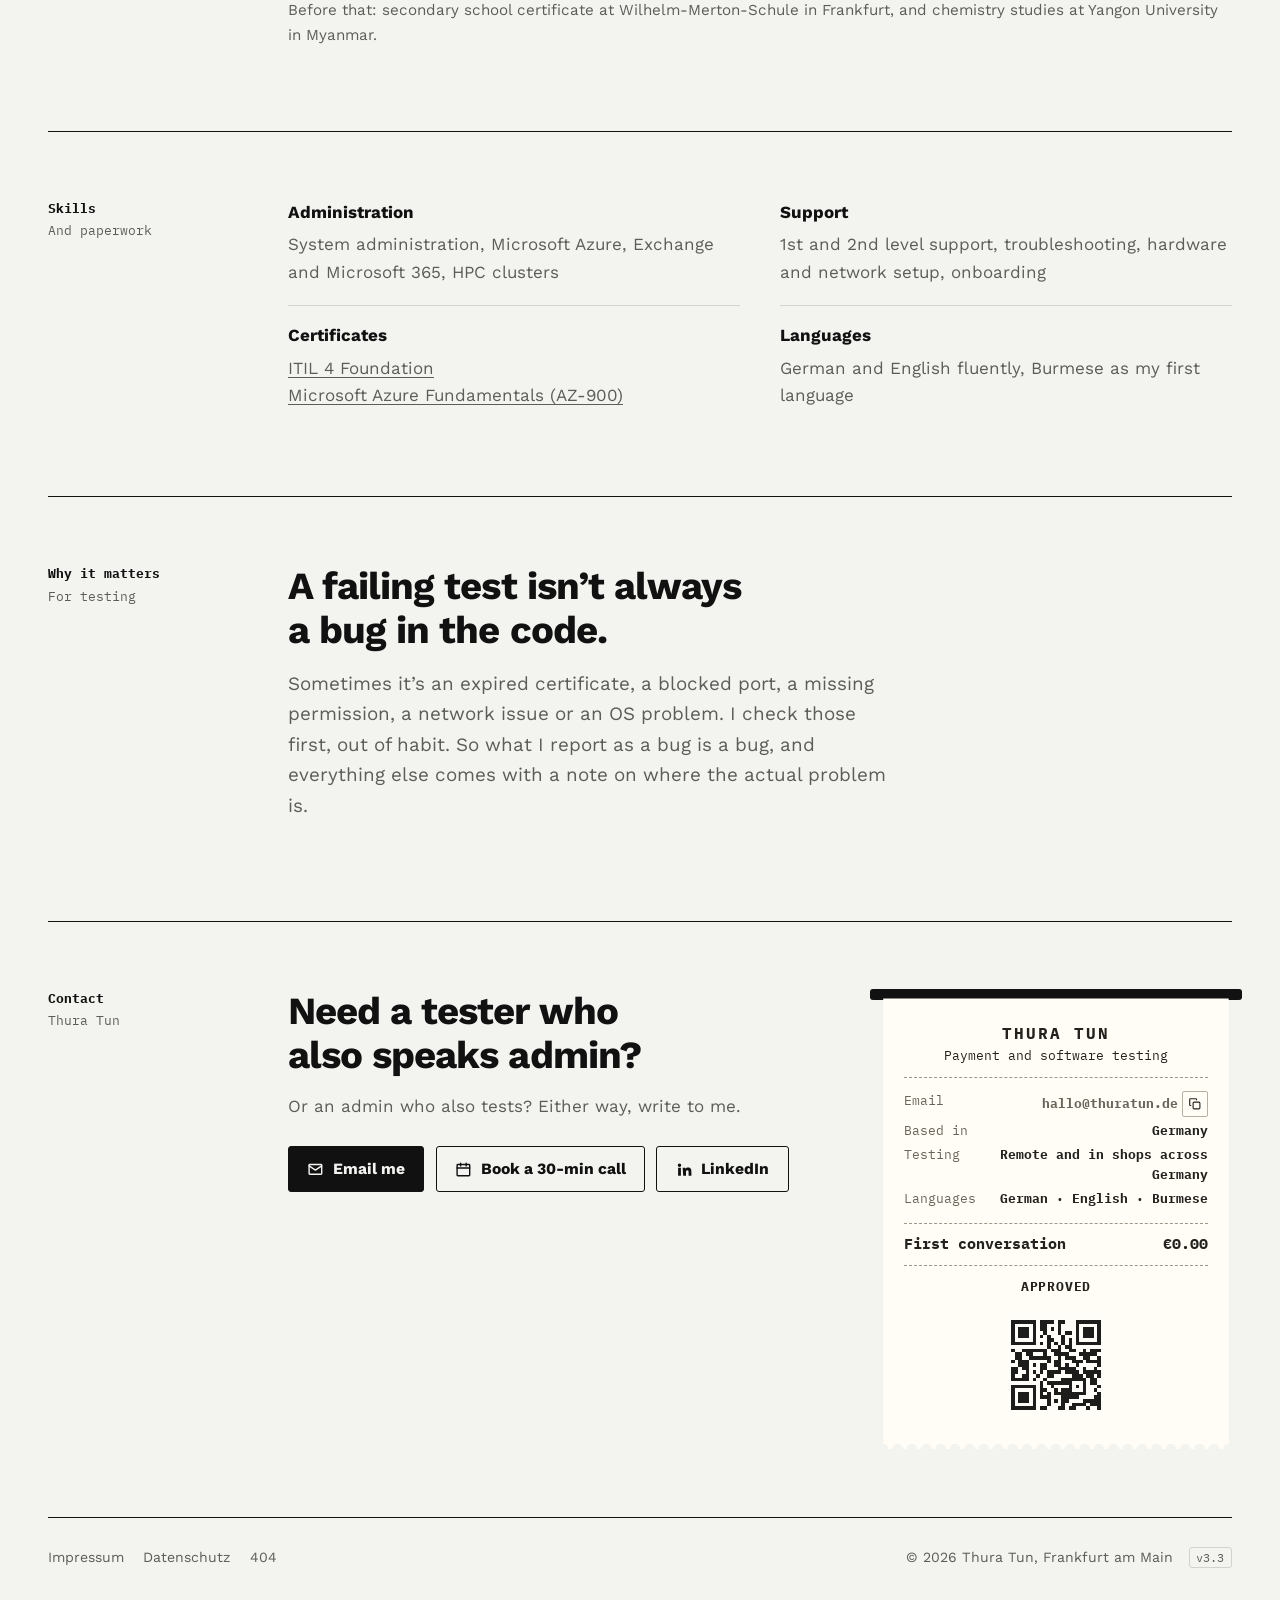
<file: it-admin.html>
<!DOCTYPE html>
<html lang="en">
<head>
<meta charset="utf-8">
<meta name="viewport" content="width=device-width, initial-scale=1, viewport-fit=cover">
<title>Thura Tun | IT Background</title>
<meta name="description" content="IT administration background of Thura Tun: Goethe University Frankfurt, Campana & Schott and CANCOM. ITIL 4 and Azure certified.">
<link rel="canonical" href="https://thuratun.de/it-admin">
<link rel="alternate" hreflang="en" href="https://thuratun.de/it-admin">
<link rel="alternate" hreflang="de" href="https://thuratun.de/de/it-admin">
<link rel="alternate" hreflang="x-default" href="https://thuratun.de/it-admin">
<meta name="theme-color" content="#F3F3F0" media="(prefers-color-scheme: light)">
<meta name="theme-color" content="#0E0E0E" media="(prefers-color-scheme: dark)">
<link rel="icon" type="image/png" href="[data-uri]">
<link rel="apple-touch-icon" href="[data-uri]">
<link rel="preload" href="assets/fonts/WorkSans-Regular.woff" as="font" type="font/woff" crossorigin>
<link rel="stylesheet" href="assets/fonts.css">
<script defer src="https://cloud.umami.is/script.js" data-website-id="a2760b34-6fcb-44bb-a17a-fbfdb37f8c8f"></script>
<style>
:root{--mi:url([data-uri]);--mf:url([data-uri])}
.mk-i{--m:var(--mi)}.mk-f{--m:var(--mf)}
:root{
  --bg:#F3F3F0;--paper:#FCFCFA;--ink:#111111;--muted:#5C5C58;--line:#D3D2CC;--line2:#E6E5E0;
  --hi:#8FD3F7;--acc:#0279B8;--ok:#1C7443;--bad:#B8392C;--warn:#A86B00;
  --serif:"Young Serif",Georgia,"Times New Roman",serif;
  --sans:"Work Sans","Segoe UI",system-ui,-apple-system,Arial,sans-serif;
  --mono:"IBM Plex Mono",ui-monospace,"Cascadia Mono",Consolas,monospace;
  --w:74rem;color-scheme:light
}
@media (prefers-color-scheme:dark){:root:not([data-theme="light"]){--bg:#0E0E0E;--paper:#181818;--ink:#EDEDEA;--muted:#A2A29E;--line:#343432;--line2:#242423;--hi:#38BDF8;--acc:#38BDF8;--ok:#69C28F;--bad:#EE7E6E;--warn:#E3A93F;color-scheme:dark}}
:root[data-theme="dark"]{--bg:#0E0E0E;--paper:#181818;--ink:#EDEDEA;--muted:#A2A29E;--line:#343432;--line2:#242423;--hi:#38BDF8;--acc:#38BDF8;--ok:#69C28F;--bad:#EE7E6E;--warn:#E3A93F;color-scheme:dark}
*,*::before,*::after{box-sizing:border-box}
html{-webkit-text-size-adjust:100%;scroll-padding-top:5.5rem}
body{margin:0;background:var(--bg);color:var(--ink);font:400 1.0625rem/1.62 var(--sans);-webkit-font-smoothing:antialiased;text-rendering:optimizeLegibility}
:root[lang="my"] body{font-family:var(--sans),"Myanmar Text","Noto Sans Myanmar","Padauk",sans-serif;line-height:1.9}
img,svg{display:block;max-width:100%}
a{color:inherit;text-decoration-thickness:1px;text-underline-offset:.2em}
a:hover{text-decoration-color:var(--acc);text-decoration-thickness:2px}
:focus-visible{outline:2px solid var(--ink);outline-offset:3px}
button{font:inherit;color:inherit}
::selection{background:var(--hi);color:#111}
.w{width:min(100% - 2.5rem,var(--w));margin-inline:auto}
.sr{position:absolute;width:1px;height:1px;overflow:hidden;clip:rect(0 0 0 0);white-space:nowrap}
.mono{font-family:var(--mono)}

/* type */
h1,h2,h3{font-weight:400;margin:0;text-wrap:balance}
h1{font:700 clamp(2.3rem,5.2vw,4rem)/1.06 var(--sans);letter-spacing:-.03em}
h2{font:700 clamp(1.65rem,3.2vw,2.4rem)/1.15 var(--sans);letter-spacing:-.025em}
h3{font:700 1.08rem/1.35 var(--sans)}
:root[lang="my"] h1,:root[lang="my"] h2{font-family:var(--sans),"Myanmar Text","Noto Sans Myanmar",serif;line-height:1.45}
p{margin:0 0 1rem}
.lead{font-size:1.18rem;color:var(--muted);max-width:38rem}
.kick{font:500 .8rem/1.4 var(--mono);color:var(--muted);letter-spacing:.02em;margin:0 0 1.1rem}
/* highlight: magnetic stripe, swiped in from the left like a card */
.mark{background:linear-gradient(var(--ink),var(--ink)) no-repeat 0 0/0% 100%;padding:0 .14em;margin:0 .02em;-webkit-box-decoration-break:clone;box-decoration-break:clone;transition:background-size .7s cubic-bezier(.7,0,.2,1) .3s,color .2s linear .62s}
.mark.on,html:not(.js) .mark{background-size:100% 100%;color:var(--bg)}
.mark.done{transition:none}

/* header */
.hd{position:sticky;top:0;z-index:40;background:color-mix(in srgb,var(--bg) 92%,transparent);backdrop-filter:blur(6px);-webkit-backdrop-filter:blur(6px);border-bottom:1px solid var(--line)}
.hd-in{display:flex;align-items:center;gap:1.5rem;min-height:4.1rem}
.wm{display:flex;align-items:center;gap:.6rem;text-decoration:none;white-space:nowrap}
.mk{display:inline-block;background:currentColor;-webkit-mask:var(--m) center/contain no-repeat;mask:var(--m) center/contain no-repeat;flex:none}
.mk-i{width:2.4rem;height:2.4rem;transition:transform .35s cubic-bezier(.3,1.5,.5,1)}
.wm:hover .mk-i{transform:rotate(-10deg)}
.mk-f{width:4.6rem;height:5.5rem}
.wm-n{font:700 1.2rem var(--sans);letter-spacing:-.02em}
.wm-s{font:500 .74rem var(--mono);color:var(--muted);align-self:flex-end;margin-bottom:.3rem}
.nv{display:flex;gap:1.35rem;margin-left:auto}
.nv a{font-size:.95rem;text-decoration:none;padding:.3rem 0;border-bottom:2px solid transparent;white-space:nowrap}
.nv a:hover{border-bottom-color:var(--hi)}
.nv .pg{position:relative}
.nv .sep{width:1px;align-self:stretch;margin:.35rem .1rem;background:var(--line)}
.nv .pg{font-family:var(--mono);font-size:.84rem;padding-top:.35rem}
.nv a.act,.nv a[aria-current="page"]{border-bottom-color:var(--ink)}
.tl{display:flex;gap:.4rem;align-items:center}
.tb{display:inline-flex;align-items:center;gap:.35rem;height:2.25rem;padding:0 .65rem;border:1px solid var(--line);background:none;border-radius:3px;cursor:pointer;font:500 .78rem var(--mono)}
.tb:hover{border-color:var(--ink)}
.tb svg{width:1rem;height:1rem}
#theme .sun{display:none}
:root[data-theme="dark"] #theme .sun{display:block}:root[data-theme="dark"] #theme .moon{display:none}
@media (prefers-color-scheme:dark){:root:not([data-theme="light"]) #theme .sun{display:block}:root:not([data-theme="light"]) #theme .moon{display:none}}
.mb{display:none}
.lsel{position:relative}
.lmenu{position:absolute;right:0;top:calc(100% + .4rem);min-width:9.5rem;background:var(--paper);border:1px solid var(--ink);padding:.3rem;z-index:50;box-shadow:4px 4px 0 var(--line)}
.lmenu[hidden]{display:none}
.lmenu button{display:flex;width:100%;justify-content:space-between;background:none;border:0;padding:.5rem .6rem;cursor:pointer;text-align:left;font-size:.95rem}
.lmenu button:hover{background:var(--line2)}
.lmenu button.on::after{content:"●";font-size:.6rem;align-self:center}
@media (max-width:62rem){
  .wm-s{display:none}
  .mb{display:inline-flex}
  .nv{position:absolute;left:0;right:0;top:100%;display:none;flex-direction:column;gap:0;background:var(--bg);border-bottom:1px solid var(--ink);padding:.5rem 1.25rem 1rem}
  .hd.open .nv{display:flex}
  .nv a{padding:.75rem 0;border-bottom:1px solid var(--line2);font-size:1.05rem}
  .nv .sep{height:1px;width:auto;margin:.6rem 0;background:var(--ink)}
  .nv .pg{font-size:.95rem;padding-top:.75rem}
  .nv a.act,.nv a[aria-current="page"]{border-bottom-color:var(--line2);font-weight:600}
  .tl{margin-left:auto}
}

/* buttons */
.btns{display:flex;flex-wrap:wrap;gap:.7rem}
.btn{display:inline-flex;align-items:center;gap:.55rem;padding:.78rem 1.15rem;border:1.5px solid var(--ink);border-radius:3px;background:transparent;font:600 .98rem/1.2 var(--sans);text-decoration:none;cursor:pointer;transition:transform .15s,box-shadow .15s}
.btn svg{width:1.05rem;height:1.05rem;flex:none}
.btn.primary{background:var(--ink);color:var(--bg)}
.btn:hover{transform:translate(-2px,-2px);box-shadow:3px 3px 0 var(--acc);text-decoration:none}
.btn:active{transform:none;box-shadow:none}

/* ledger sections: label column + content column */
.sec{display:grid;grid-template-columns:12.5rem minmax(0,1fr);gap:2.5rem;padding:4.2rem 0;border-top:1.5px solid var(--ink)}
.sec-l{font:500 .8rem/1.5 var(--mono);color:var(--muted)}
.sec-l b{display:block;color:var(--ink);font-weight:700;margin-bottom:.2rem}
.sec-l span{display:block}
.sec-l>div{position:sticky;top:6rem}
.sec h2{max-width:40rem;margin-bottom:1rem}
.sec .lead{margin-bottom:2rem}
@media (max-width:52rem){.sec{grid-template-columns:1fr;gap:1rem;padding:3rem 0}.sec-l>div{position:static;display:flex;gap:.8rem;flex-wrap:wrap}.sec-l b{margin:0}}

/* tags */
.tag{display:inline-block;font:600 .7rem/1 var(--mono);text-transform:uppercase;letter-spacing:.04em;padding:.32rem .45rem;border:1px solid currentColor;border-radius:2px;white-space:nowrap}
.tag.crit{color:var(--bad)}.tag.high{color:var(--warn)}

/* chips used as filters */
.flt{display:flex;flex-wrap:wrap;gap:.4rem;margin:0 0 1.4rem}
.flt button{font:500 .8rem var(--mono);padding:.45rem .7rem;border:1px solid var(--line);background:none;border-radius:2px;cursor:pointer}
.flt button:hover{border-color:var(--ink)}
.flt button[aria-pressed="true"]{background:var(--ink);color:var(--bg);border-color:var(--ink)}
.flt button i{font-style:normal;opacity:.6;margin-left:.3rem}

/* receipt (contact) */
.ct{display:grid;grid-template-columns:minmax(0,1fr) 22rem;gap:3rem;align-items:start}
.ct h2{margin-bottom:1rem}
.ct p{color:var(--muted);max-width:32rem;margin-bottom:1.6rem}
.rw{position:relative;padding-top:.6rem}
.rw::before{content:"";position:absolute;left:-.6rem;right:-.6rem;top:0;height:.7rem;background:var(--ink);border-radius:3px}
.rc{position:relative;background:#FFFDF6;color:#23221E;font:400 .82rem/1.55 var(--mono);padding:1.4rem 1.3rem 1.5rem;margin:0 .2rem;box-shadow:0 18px 30px -24px rgba(0,0,0,.6);-webkit-mask:linear-gradient(#000 0 0) top/100% calc(100% - .55rem) no-repeat,radial-gradient(circle at 50% 100%,transparent .32rem,#000 .34rem) bottom/.9rem .56rem repeat-x;mask:linear-gradient(#000 0 0) top/100% calc(100% - .55rem) no-repeat,radial-gradient(circle at 50% 100%,transparent .32rem,#000 .34rem) bottom/.9rem .56rem repeat-x;transform-origin:top;padding-bottom:2rem}
.rc.rc-print{animation:feed 1.6s steps(14,end) both}
@keyframes feed{from{clip-path:inset(0 0 100% 0)}to{clip-path:inset(0 0 0 0)}}
.rc-h{text-align:center;border-bottom:1px dashed #9E978A;padding-bottom:.7rem;margin-bottom:.7rem}
.rc-h b{display:block;font-size:1rem;letter-spacing:.12em}
.rc-l{display:flex;justify-content:space-between;gap:1rem;padding:.12rem 0}
.rc-l span{color:#6A645A;flex:none}
.rc-l b{font-weight:700;text-align:right}
.rc-t{display:flex;justify-content:space-between;border-top:1px dashed #9E978A;border-bottom:1px dashed #9E978A;margin:.7rem 0;padding:.55rem 0;font-weight:700;font-size:.95rem}
.rc-ok{text-align:center;font-weight:700;letter-spacing:.06em}
.rc-em{display:flex;align-items:center;gap:.3rem;min-width:0}
.rc-em a{font-weight:700;text-decoration:none;overflow-wrap:anywhere}
.rc-cp{display:inline-grid;place-items:center;border:1px solid #B8B1A3;background:none;border-radius:2px;width:1.6rem;height:1.6rem;cursor:pointer;color:#23221E;flex:none;padding:0}
.rc-cp svg{width:.85rem;height:.85rem}
.rc-cp.ok{width:auto;padding:0 .35rem;gap:.2rem;display:inline-flex;align-items:center;font-size:.7rem}
.rc-qr{display:flex;justify-content:center;margin-top:1rem}
.rc-qr svg{width:6.5rem;height:6.5rem}
@media (max-width:52rem){.ct{grid-template-columns:1fr}.rw{max-width:22rem}}
@media (max-width:40rem){.ct .btns{flex-wrap:nowrap;gap:.45rem}.ct .btn{flex:1 1 auto;justify-content:center;padding:.72rem .6rem;font-size:.9rem;gap:.4rem}}

/* footer */
.ft{border-top:1.5px solid var(--ink);padding:1.8rem 0 2.4rem;display:flex;flex-wrap:wrap;justify-content:space-between;align-items:center;gap:1.2rem;font-size:.88rem;color:var(--muted)}
.ft-l{display:flex;align-items:center;gap:1rem;margin-left:auto}
.ft-l .mk{color:var(--ink)}
.ft nav{display:flex;flex-wrap:wrap;align-items:center;gap:1.2rem}
.ft a{text-decoration:none}
.ft a:hover{text-decoration:underline;text-decoration-color:var(--hi);text-decoration-thickness:3px}

/* plain page heads (legal, play, devices, it) */
.ph{padding:4rem 0 3rem}
.ph h1{max-width:52rem;margin-bottom:1.2rem}
.back{display:inline-flex;align-items:center;gap:.4rem;font:500 .8rem var(--mono);color:var(--muted);text-decoration:none;margin-bottom:1.6rem}
.back:hover{color:var(--ink)}
.back svg{width:.95rem;height:.95rem}

@media (prefers-reduced-motion:reduce){*,*::before,*::after{animation-duration:.01ms!important;animation-delay:0s!important;animation-iteration-count:1!important;transition-duration:.01ms!important;transition-delay:0s!important}}
@media print{.hd,.tl,.ft nav{display:none}}

.ver{font:500 .72rem/1 var(--mono);color:var(--muted);border:1px solid var(--line);border-radius:3px;padding:.22rem .42rem}
@media (max-width:40rem){.ft-l{margin-left:0}}.jobs{list-style:none;margin:0;padding:0}
.jobs>li:first-child{padding-top:0}
.jobs>li{display:grid;grid-template-columns:11.5rem minmax(0,1fr);gap:1.5rem;padding:1.4rem 0;border-bottom:1px solid var(--line)}
.jb-d{font:500 .8rem/1.7 var(--mono);color:var(--muted)}
.jobs h3{font:700 1.3rem/1.25 var(--sans)}
:root[lang="my"] .jobs h3{font-family:var(--sans);font-weight:700;font-size:1.2rem}
.jb-w{font:600 .82rem var(--mono);margin:.25rem 0 .7rem}
.jobs ul{margin:0;padding-left:1.1rem;color:var(--muted)}
.jobs ul li{margin:.25rem 0}
.jb-pre{color:var(--muted);margin-top:1.2rem;font-size:.95rem}
.sk{display:grid;grid-template-columns:1fr 1fr;gap:0 2.5rem;margin:0}
.sk>div{border-top:1px solid var(--line);padding:1rem 0 1.2rem}
.sk>div:nth-child(-n+2){border-top:0;padding-top:0}
.sk dt{font-weight:700}
.sk dd{margin:.3rem 0 0;color:var(--muted)}
@media (max-width:40rem){.jobs>li{grid-template-columns:1fr;gap:.3rem}.sk{grid-template-columns:1fr}.sk>div:nth-child(2){border-top:1px solid var(--line);padding-top:1rem}}

.cvdl{margin-top:1.4rem}
</style>
<script>(function(d){d.className+=' js';try{var t=localStorage.getItem('theme');if(t)d.dataset.theme=t}catch(e){}})(document.documentElement)</script>
</head>
<body>
<a class="sr" href="#top">Skip to content</a>
<header class="hd" id="hd">
  <div class="w hd-in">
    <a class="wm" href="./" data-page="index.html"><span class="mk mk-i" aria-hidden="true"></span><span class="wm-n">Thura Tun</span></a>
    <nav class="nv" id="nv" aria-label="Main"><a href="./#services" data-page="index.html#services" data-i18n="n.what">What I test</a><a href="./#bugs" data-page="index.html#bugs" data-i18n="n.bugs">Bug reports</a><a href="./#wallet" data-page="index.html#wallet" data-i18n="n.wallet">Wallet</a><a href="./#contact" data-page="index.html#contact" data-i18n="n.ct">Contact</a><span class="sep" aria-hidden="true"></span><a href="devices" data-page="devices.html" class="pg" data-i18n="n.dev">Devices</a><a href="it-admin" data-page="it-admin.html" class="pg" aria-current="page" data-i18n="n.bg">Background</a><a href="play" data-page="play.html" class="pg" data-i18n="n.play">Playground</a></nav>
    <div class="tl">
      <div class="lsel"><button class="tb" id="lang" type="button" aria-haspopup="true" aria-expanded="false" data-aria="langA"><svg viewBox="0 0 24 24" fill="none" stroke="currentColor" stroke-width="1.8" stroke-linecap="round" stroke-linejoin="round" aria-hidden="true"><circle cx="12" cy="12" r="9"/><path d="M3 12h18M12 3a14 14 0 0 1 0 18M12 3a14 14 0 0 0 0 18"/></svg><span id="lcur">EN</span></button><div class="lmenu" id="lmenu" role="menu" hidden><button type="button" role="menuitemradio" data-l="en" lang="en">English</button><button type="button" role="menuitemradio" data-l="de" lang="de">Deutsch</button><button type="button" role="menuitemradio" data-l="my" lang="my">မြန်မာ</button></div></div>
      <button class="tb" id="theme" type="button" data-aria="themeA"><svg class="moon" viewBox="0 0 24 24" fill="none" stroke="currentColor" stroke-width="1.8" stroke-linecap="round" stroke-linejoin="round" aria-hidden="true"><path d="M21 12.8A9 9 0 1 1 11.2 3a7 7 0 0 0 9.8 9.8z"/></svg><svg class="sun" viewBox="0 0 24 24" fill="none" stroke="currentColor" stroke-width="1.8" stroke-linecap="round" stroke-linejoin="round" aria-hidden="true"><circle cx="12" cy="12" r="4"/><path d="M12 2v2M12 20v2M4.9 4.9l1.4 1.4M17.7 17.7l1.4 1.4M2 12h2M20 12h2M4.9 19.1l1.4-1.4M17.7 6.3l1.4-1.4"/></svg></button>
      <button class="tb mb" id="menu" type="button" aria-expanded="false" aria-controls="nv"><span data-i18n="menu">Menu</span></button>
    </div>
  </div>
</header>
<main id="top">
  <div class="w">
    <div class="ph">
      <a class="back" href="./" data-page="index.html"><svg viewBox="0 0 24 24" fill="none" stroke="currentColor" stroke-width="2" stroke-linecap="round" stroke-linejoin="round" aria-hidden="true"><path d="M19 12H5M11 18l-6-6 6-6"/></svg><span data-i18n="back">Back to the homepage</span></a>
      <p class="kick" data-i18n="a.kick">Background · IT administration since 2019</p>
      <h1 data-i18n="a.h1">I keep systems running. Testing grew out of that.</h1>
      <p class="lead" data-i18n="a.p">Since 2019 I’ve worked in IT support and administration: first as an apprentice at CANCOM, then at Campana &amp; Schott, and today at Goethe University Frankfurt. Testing runs alongside it, as my own business.</p>
      <p class="cvdl"><a class="btn" href="docs/Thura-Tun-CV.pdf" data-href-en="docs/Thura-Tun-CV.pdf" data-href-de="docs/Thura-Tun-Lebenslauf.pdf" target="_blank" rel="noopener"><svg viewBox="0 0 24 24" fill="none" stroke="currentColor" stroke-width="2" stroke-linecap="round" stroke-linejoin="round" aria-hidden="true"><path d="M12 3v12M7 10l5 5 5-5M5 21h14"/></svg><span data-i18n="a.cv">Download CV (PDF)</span></a></p>
    </div>

    <section class="sec" id="path">
      <div class="sec-l"><div><b data-i18n="a.l1">Experience</b><span data-i18n="a.n1">Most recent first</span></div></div>
      <div>
        <ol class="jobs">
          <li><span class="jb-d" data-i18n="j1.d">Since Jun 2024</span><div><h3 data-i18n="j1.h">IT Administrator</h3><p class="jb-w" data-i18n="j1.w">Goethe University Frankfurt</p>
            <ul data-i18n="j1.ul"><li>First contact for professors and research staff on anything IT.</li><li>Microsoft 365 and Exchange mailboxes, including support for the people who use them.</li><li>Administration and support of HPC clusters for research projects.</li><li>Planning and running a large Windows migration, including supervising student assistants.</li></ul></div></li>
          <li><span class="jb-d" data-i18n="j2.d">Since Jul 2022</span><div><h3 data-i18n="j2.h">Freelance QA tester</h3><p class="jb-w" data-i18n="j2.w">Self-employed</p>
            <ul data-i18n="j2.ul"><li>Functional and exploratory testing of web and mobile apps on many devices.</li><li>Clear bug reports, and retesting the fixes together with development teams.</li><li>Today mostly payment testing, see the <a href="./" data-page="index.html">homepage</a>.</li></ul></div></li>
          <li><span class="jb-d" data-i18n="j3.d">Aug 2022 to Feb 2024</span><div><h3 data-i18n="j3.h">Senior IT Professional</h3><p class="jb-w">Campana &amp; Schott</p>
            <ul data-i18n="j3.ul"><li>1st and 2nd level support in a corporate environment.</li><li>Administration of Microsoft Azure, Exchange and Microsoft 365.</li><li>Setting up and maintaining hardware, software and network components.</li><li>IT onboarding for new colleagues, with workstations ready on day one.</li></ul></div></li>
          <li><span class="jb-d" data-i18n="j4.d">Aug 2019 to Jun 2022</span><div><h3 data-i18n="j4.h">Apprenticeship: IT specialist for system integration</h3><p class="jb-w">CANCOM</p>
            <ul data-i18n="j4.ul"><li>Training focused on IT support and hardware asset management.</li><li>Installing and setting up server hardware, and regular system maintenance.</li><li>Various IT courses along the way.</li></ul></div></li>
        </ol>
        <p class="jb-pre" data-i18n="a.pre">Before that: secondary school certificate at Wilhelm-Merton-Schule in Frankfurt, and chemistry studies at Yangon University in Myanmar.</p>
      </div>
    </section>

    <section class="sec" id="skills">
      <div class="sec-l"><div><b data-i18n="a.l2">Skills</b><span data-i18n="a.n2">And paperwork</span></div></div>
      <div>
        <dl class="sk">
          <div><dt data-i18n="k1.h">Administration</dt><dd data-i18n="k1.p">System administration, Microsoft Azure, Exchange and Microsoft 365, HPC clusters</dd></div>
          <div><dt data-i18n="k2.h">Support</dt><dd data-i18n="k2.p">1st and 2nd level support, troubleshooting, hardware and network setup, onboarding</dd></div>
          <div><dt data-i18n="k3.h">Certificates</dt><dd><a href="docs/itil4-certificate.pdf" target="_blank" rel="noopener">ITIL 4 Foundation</a><br><a href="https://www.credly.com/badges/9dc0fa04-e932-4269-af0b-c82157c03073" target="_blank" rel="noopener">Microsoft Azure Fundamentals (AZ-900)</a></dd></div>
          <div><dt data-i18n="k4.h">Languages</dt><dd data-i18n="k4.p">German and English fluently, Burmese as my first language</dd></div>
        </dl>
      </div>
    </section>

    <section class="sec" id="why">
      <div class="sec-l"><div><b data-i18n="a.l3">Why it matters</b><span data-i18n="a.n3">For testing</span></div></div>
      <div>
        <h2 data-i18n="a.h3">A failing test isn’t always a bug in the code.</h2>
        <p class="lead" data-i18n="a.p3">Sometimes it’s an expired certificate, a blocked port, a missing permission, a network issue or an OS problem. I check those first, out of habit. So what I report as a bug is a bug, and everything else comes with a note on where the actual problem is.</p>
      </div>
    </section>

        <section class="sec" id="contact">
      <div class="sec-l"><div><b data-i18n="n.ct">Contact</b><span>Thura Tun</span></div></div>
      <div class="ct">
        <div>
          <h2 data-i18n="ct.h">Need a tester who also speaks admin?</h2>
          <p data-i18n="ct.p">Or an admin who also tests? Either way, write to me.</p>
          <div class="btns">
            <a class="btn primary" data-em="ed.nutaruht@ollah" data-keep href="#"><svg viewBox="0 0 24 24" fill="none" stroke="currentColor" stroke-width="2" stroke-linecap="round" stroke-linejoin="round" aria-hidden="true"><rect x="3" y="5" width="18" height="14" rx="1"/><path d="m3 7 9 6 9-6"/></svg><span data-i18n="ct.mail">Email me</span></a>
            <a class="btn" href="https://calendar.app.google/HuX3KkZ1Y64eFAcQ6" target="_blank" rel="noopener"><svg viewBox="0 0 24 24" fill="none" stroke="currentColor" stroke-width="2" stroke-linecap="round" stroke-linejoin="round" aria-hidden="true"><rect x="3" y="5" width="18" height="16" rx="1"/><path d="M3 10h18M8 3v4M16 3v4"/></svg><span data-i18n="ct.book">Book a 30-min call</span></a>
            <a class="btn" href="https://www.linkedin.com/in/tunthura/" rel="noopener"><svg viewBox="0 0 24 24" fill="currentColor" aria-hidden="true"><path d="M4.98 3.5a2.5 2.5 0 1 1 0 5 2.5 2.5 0 0 1 0-5zM3 9.75h4v11.5H3zM9.5 9.75h3.8v1.6h.05c.55-1 1.9-1.95 3.85-1.95 4.05 0 4.8 2.65 4.8 6.1v5.75h-4v-5.1c0-1.2 0-2.8-1.7-2.8s-2 1.35-2 2.7v5.2h-4z"/></svg>LinkedIn</a>
          </div>
        </div>
        <div class="rw">
          <div class="rc">
            <div class="rc-h"><b>THURA TUN</b><span data-i18n="rc.sub">Payment and software testing</span></div>
            <div class="rc-l"><span data-i18n="rc.mail">Email</span><span class="rc-em"><a class="eml" data-em="ed.nutaruht@ollah" href="#">hallo [at] thuratun.de</a><button class="rc-cp" id="cpmail" type="button" data-aria="copyMail"><svg viewBox="0 0 24 24" fill="none" stroke="currentColor" stroke-width="2" stroke-linecap="round" stroke-linejoin="round" aria-hidden="true"><rect x="9" y="9" width="12" height="12" rx="2"/><path d="M5 15H4a1 1 0 0 1-1-1V4a1 1 0 0 1 1-1h10a1 1 0 0 1 1 1v1"/></svg></button></span></div>
            <div class="rc-l"><span data-i18n="rc.loc">Based in</span><b data-i18n="rc.locv">Germany</b></div>
            <div class="rc-l"><span data-i18n="rc.where">Testing</span><b data-i18n="rc.wherev">Remote and in shops across Germany</b></div>
            <div class="rc-l"><span data-i18n="rc.lang">Languages</span><b data-i18n="rc.langv">German · English · Burmese</b></div>
            <div class="rc-t"><span data-i18n="rc.tot">First conversation</span><b data-i18n="rc.totv">€0.00</b></div>
            <div class="rc-ok" data-i18n="rc.ok">APPROVED</div>
            <div class="rc-qr"><svg viewBox="-2 -2 29 29" shape-rendering="crispEdges" role="img" aria-label="QR code: thuratun.de"><rect x="-2" y="-2" width="29" height="29" fill="#FFFDF7"/><path d="M0 0h1v1h-1zM1 0h1v1h-1zM2 0h1v1h-1zM3 0h1v1h-1zM4 0h1v1h-1zM5 0h1v1h-1zM6 0h1v1h-1zM8 0h1v1h-1zM9 0h1v1h-1zM10 0h1v1h-1zM11 0h1v1h-1zM13 0h1v1h-1zM14 0h1v1h-1zM18 0h1v1h-1zM19 0h1v1h-1zM20 0h1v1h-1zM21 0h1v1h-1zM22 0h1v1h-1zM23 0h1v1h-1zM24 0h1v1h-1zM0 1h1v1h-1zM6 1h1v1h-1zM8 1h1v1h-1zM9 1h1v1h-1zM13 1h1v1h-1zM18 1h1v1h-1zM24 1h1v1h-1zM0 2h1v1h-1zM2 2h1v1h-1zM3 2h1v1h-1zM4 2h1v1h-1zM6 2h1v1h-1zM8 2h1v1h-1zM9 2h1v1h-1zM11 2h1v1h-1zM13 2h1v1h-1zM18 2h1v1h-1zM20 2h1v1h-1zM21 2h1v1h-1zM22 2h1v1h-1zM24 2h1v1h-1zM0 3h1v1h-1zM2 3h1v1h-1zM3 3h1v1h-1zM4 3h1v1h-1zM6 3h1v1h-1zM9 3h1v1h-1zM13 3h1v1h-1zM15 3h1v1h-1zM16 3h1v1h-1zM18 3h1v1h-1zM20 3h1v1h-1zM21 3h1v1h-1zM22 3h1v1h-1zM24 3h1v1h-1zM0 4h1v1h-1zM2 4h1v1h-1zM3 4h1v1h-1zM4 4h1v1h-1zM6 4h1v1h-1zM8 4h1v1h-1zM10 4h1v1h-1zM14 4h1v1h-1zM18 4h1v1h-1zM20 4h1v1h-1zM21 4h1v1h-1zM22 4h1v1h-1zM24 4h1v1h-1zM0 5h1v1h-1zM6 5h1v1h-1zM10 5h1v1h-1zM11 5h1v1h-1zM14 5h1v1h-1zM16 5h1v1h-1zM18 5h1v1h-1zM24 5h1v1h-1zM0 6h1v1h-1zM1 6h1v1h-1zM2 6h1v1h-1zM3 6h1v1h-1zM4 6h1v1h-1zM5 6h1v1h-1zM6 6h1v1h-1zM8 6h1v1h-1zM10 6h1v1h-1zM12 6h1v1h-1zM14 6h1v1h-1zM16 6h1v1h-1zM18 6h1v1h-1zM19 6h1v1h-1zM20 6h1v1h-1zM21 6h1v1h-1zM22 6h1v1h-1zM23 6h1v1h-1zM24 6h1v1h-1zM10 7h1v1h-1zM13 7h1v1h-1zM15 7h1v1h-1zM16 7h1v1h-1zM0 8h1v1h-1zM3 8h1v1h-1zM4 8h1v1h-1zM5 8h1v1h-1zM6 8h1v1h-1zM7 8h1v1h-1zM8 8h1v1h-1zM9 8h1v1h-1zM11 8h1v1h-1zM12 8h1v1h-1zM13 8h1v1h-1zM16 8h1v1h-1zM17 8h1v1h-1zM20 8h1v1h-1zM22 8h1v1h-1zM23 8h1v1h-1zM24 8h1v1h-1zM1 9h1v1h-1zM2 9h1v1h-1zM4 9h1v1h-1zM5 9h1v1h-1zM9 9h1v1h-1zM12 9h1v1h-1zM13 9h1v1h-1zM14 9h1v1h-1zM15 9h1v1h-1zM19 9h1v1h-1zM20 9h1v1h-1zM21 9h1v1h-1zM22 9h1v1h-1zM23 9h1v1h-1zM1 10h1v1h-1zM2 10h1v1h-1zM5 10h1v1h-1zM6 10h1v1h-1zM7 10h1v1h-1zM8 10h1v1h-1zM9 10h1v1h-1zM10 10h1v1h-1zM13 10h1v1h-1zM15 10h1v1h-1zM16 10h1v1h-1zM17 10h1v1h-1zM20 10h1v1h-1zM21 10h1v1h-1zM24 10h1v1h-1zM0 11h1v1h-1zM2 11h1v1h-1zM3 11h1v1h-1zM4 11h1v1h-1zM10 11h1v1h-1zM12 11h1v1h-1zM13 11h1v1h-1zM17 11h1v1h-1zM18 11h1v1h-1zM19 11h1v1h-1zM21 11h1v1h-1zM22 11h1v1h-1zM23 11h1v1h-1zM24 11h1v1h-1zM2 12h1v1h-1zM3 12h1v1h-1zM4 12h1v1h-1zM6 12h1v1h-1zM8 12h1v1h-1zM9 12h1v1h-1zM12 12h1v1h-1zM13 12h1v1h-1zM15 12h1v1h-1zM18 12h1v1h-1zM24 12h1v1h-1zM0 13h1v1h-1zM1 13h1v1h-1zM3 13h1v1h-1zM4 13h1v1h-1zM8 13h1v1h-1zM9 13h1v1h-1zM13 13h1v1h-1zM14 13h1v1h-1zM15 13h1v1h-1zM16 13h1v1h-1zM17 13h1v1h-1zM20 13h1v1h-1zM23 13h1v1h-1zM0 14h1v1h-1zM1 14h1v1h-1zM4 14h1v1h-1zM6 14h1v1h-1zM8 14h1v1h-1zM10 14h1v1h-1zM11 14h1v1h-1zM12 14h1v1h-1zM13 14h1v1h-1zM15 14h1v1h-1zM16 14h1v1h-1zM17 14h1v1h-1zM18 14h1v1h-1zM20 14h1v1h-1zM21 14h1v1h-1zM22 14h1v1h-1zM23 14h1v1h-1zM24 14h1v1h-1zM0 15h1v1h-1zM3 15h1v1h-1zM4 15h1v1h-1zM7 15h1v1h-1zM10 15h1v1h-1zM11 15h1v1h-1zM17 15h1v1h-1zM18 15h1v1h-1zM19 15h1v1h-1zM21 15h1v1h-1zM22 15h1v1h-1zM24 15h1v1h-1zM0 16h1v1h-1zM1 16h1v1h-1zM2 16h1v1h-1zM3 16h1v1h-1zM4 16h1v1h-1zM6 16h1v1h-1zM9 16h1v1h-1zM14 16h1v1h-1zM15 16h1v1h-1zM16 16h1v1h-1zM17 16h1v1h-1zM18 16h1v1h-1zM19 16h1v1h-1zM20 16h1v1h-1zM22 16h1v1h-1zM23 16h1v1h-1zM8 17h1v1h-1zM10 17h1v1h-1zM11 17h1v1h-1zM12 17h1v1h-1zM13 17h1v1h-1zM14 17h1v1h-1zM15 17h1v1h-1zM16 17h1v1h-1zM20 17h1v1h-1zM22 17h1v1h-1zM23 17h1v1h-1zM0 18h1v1h-1zM1 18h1v1h-1zM2 18h1v1h-1zM3 18h1v1h-1zM4 18h1v1h-1zM5 18h1v1h-1zM6 18h1v1h-1zM8 18h1v1h-1zM11 18h1v1h-1zM16 18h1v1h-1zM18 18h1v1h-1zM20 18h1v1h-1zM24 18h1v1h-1zM0 19h1v1h-1zM6 19h1v1h-1zM8 19h1v1h-1zM9 19h1v1h-1zM12 19h1v1h-1zM14 19h1v1h-1zM15 19h1v1h-1zM16 19h1v1h-1zM20 19h1v1h-1zM23 19h1v1h-1zM0 20h1v1h-1zM2 20h1v1h-1zM3 20h1v1h-1zM4 20h1v1h-1zM6 20h1v1h-1zM8 20h1v1h-1zM10 20h1v1h-1zM12 20h1v1h-1zM13 20h1v1h-1zM14 20h1v1h-1zM15 20h1v1h-1zM16 20h1v1h-1zM17 20h1v1h-1zM18 20h1v1h-1zM19 20h1v1h-1zM20 20h1v1h-1zM24 20h1v1h-1zM0 21h1v1h-1zM2 21h1v1h-1zM3 21h1v1h-1zM4 21h1v1h-1zM6 21h1v1h-1zM8 21h1v1h-1zM9 21h1v1h-1zM10 21h1v1h-1zM14 21h1v1h-1zM15 21h1v1h-1zM16 21h1v1h-1zM17 21h1v1h-1zM18 21h1v1h-1zM23 21h1v1h-1zM24 21h1v1h-1zM0 22h1v1h-1zM2 22h1v1h-1zM3 22h1v1h-1zM4 22h1v1h-1zM6 22h1v1h-1zM10 22h1v1h-1zM12 22h1v1h-1zM14 22h1v1h-1zM15 22h1v1h-1zM20 22h1v1h-1zM21 22h1v1h-1zM22 22h1v1h-1zM23 22h1v1h-1zM24 22h1v1h-1zM0 23h1v1h-1zM6 23h1v1h-1zM10 23h1v1h-1zM14 23h1v1h-1zM17 23h1v1h-1zM18 23h1v1h-1zM19 23h1v1h-1zM20 23h1v1h-1zM22 23h1v1h-1zM23 23h1v1h-1zM24 23h1v1h-1zM0 24h1v1h-1zM1 24h1v1h-1zM2 24h1v1h-1zM3 24h1v1h-1zM4 24h1v1h-1zM5 24h1v1h-1zM6 24h1v1h-1zM8 24h1v1h-1zM9 24h1v1h-1zM13 24h1v1h-1zM14 24h1v1h-1zM16 24h1v1h-1zM17 24h1v1h-1zM21 24h1v1h-1zM24 24h1v1h-1z" fill="#1d1d1b"/></svg></div>
          </div>
        </div>
      </div>
    </section>

  </div>
</main>
  <div class="w">
    <footer class="ft">
      <nav aria-label="Footer"><a href="impressum" data-page="impressum.html">Impressum</a><a href="datenschutz" data-page="datenschutz.html">Datenschutz</a><a href="404" data-page="404.html">404</a></nav>
      <div class="ft-l"><span data-i18n="ft.c">© 2026 Thura Tun, Frankfurt am Main</span><span class="ver" title="Website version">v3.3</span></div>
    </footer>
  </div>
<script>
(function(){
var PL={lang:'en',en:'it-admin',de:'de/it-admin'};
  /* ---------- IT background page ---------- */
  var DE={
    'a.kick':'Werdegang · IT-Administration seit 2019','a.h1':'Ich halte Systeme am Laufen. Das Testen ist daraus entstanden.',
    'a.cv':'Lebenslauf herunterladen (PDF)','j1.w':'Goethe-Universität Frankfurt','a.p':'Seit 2019 arbeite ich im IT-Support und in der Administration: zuerst als Azubi bei CANCOM, dann bei Campana &amp; Schott und heute an der Goethe-Universität Frankfurt. Das Testen läuft parallel, als mein eigenes Gewerbe.',
    'a.l1':'Berufserfahrung','a.n1':'Neueste zuerst',
    'j1.d':'Seit Juni 2024','j1.h':'IT-Administrator','j1.ul':'<li>Erster Ansprechpartner für Professorinnen, Professoren und wissenschaftliche Mitarbeitende bei allen IT-Fragen.</li><li>Microsoft 365 und Exchange-Postfächer, inklusive Support für die Menschen, die damit arbeiten.</li><li>Administration und Betreuung von HPC-Clustern für Forschungsprojekte.</li><li>Planung und Durchführung einer großen Windows-Migration, inklusive Anleitung studentischer Hilfskräfte.</li>',
    'j2.d':'Seit Juli 2022','j2.h':'Freiberuflicher QA-Tester','j2.w':'Selbstständig','j2.ul':'<li>Funktionale und explorative Tests von Web- und Mobile-Apps auf vielen Geräten.</li><li>Klare Bug-Reports und das Nachtesten der Fixes gemeinsam mit den Entwicklungsteams.</li><li>Heute vor allem Payment-Testing, siehe <a href="./" data-page="index.html">Startseite</a>.</li>',
    'j3.d':'Aug. 2022 bis Feb. 2024','j3.h':'Senior IT Professional','j3.ul':'<li>1st- und 2nd-Level-Support im Unternehmensumfeld.</li><li>Administration von Microsoft Azure, Exchange und Microsoft 365.</li><li>Einrichtung und Wartung von Hardware, Software und Netzwerkkomponenten.</li><li>IT-Onboarding neuer Kolleginnen und Kollegen, mit fertigem Arbeitsplatz am ersten Tag.</li>',
    'j4.d':'Aug. 2019 bis Juni 2022','j4.h':'Ausbildung zum Fachinformatiker für Systemintegration','j4.ul':'<li>Ausbildung mit Schwerpunkt IT-Support und Hardware-Asset-Management.</li><li>Installation und Einrichtung von Server-Hardware sowie regelmäßige Systemwartung.</li><li>Verschiedene IT-Schulungen.</li>',
    'a.pre':'Davor: Realschulabschluss an der Wilhelm-Merton-Schule in Frankfurt und ein Chemiestudium an der Universität Yangon in Myanmar.',
    'a.l2':'Kompetenzen','a.n2':'Und Zertifikate',
    'k1.h':'Administration','k1.p':'Systemadministration, Microsoft Azure, Exchange und Microsoft 365, HPC-Cluster',
    'k2.h':'Support','k2.p':'1st- und 2nd-Level-Support, Fehlersuche, Hardware- und Netzwerkeinrichtung, Onboarding',
    'k3.h':'Zertifikate','k4.h':'Sprachen','k4.p':'Deutsch und Englisch fließend, Birmanisch als Muttersprache',
    'a.l3':'Warum das zählt','a.n3':'Fürs Testen','a.h3':'Ein fehlgeschlagener Test ist nicht immer ein Bug im Code.',
    'a.p3':'Manchmal ist es ein abgelaufenes Zertifikat, ein gesperrter Port, eine fehlende Berechtigung, ein Netzwerkproblem oder ein Problem mit dem Betriebssystem. Das prüfe ich aus Gewohnheit zuerst. Was ich als Bug melde, ist also ein Bug, und alles andere bekommt einen Hinweis, wo das eigentliche Problem liegt.',
    'ct.h':'Sie suchen einen Tester, der auch Admin spricht?','ct.p':'Oder einen Admin, der auch testet? So oder so, schreiben Sie mir.'
  };
  var MY={
    'a.kick':'နောက်ခံ · 2019 ကတည်းက IT administration','a.h1':'စနစ်တွေ အလုပ်လုပ်နေအောင် ထိန်းပါတယ်။ Testing က အဲဒီကနေ စတင်လာတာပါ။',
    'a.cv':'CV ဒေါင်းလုဒ်လုပ်ရန် (PDF)','j1.w':'Goethe University Frankfurt','a.p':'2019 ကတည်းက IT support နဲ့ administration မှာ အလုပ်လုပ်ခဲ့ပါတယ်: ပထမ CANCOM မှာ အလုပ်သင်၊ ပြီးတော့ Campana &amp; Schott၊ အခု Goethe University Frankfurt မှာပါ။ Testing ကို ကိုယ်ပိုင်လုပ်ငန်းအဖြစ် တွဲလုပ်ပါတယ်။',
    'a.l1':'လုပ်ငန်းအတွေ့အကြုံ','a.n1':'နောက်ဆုံးမှ အရင်',
    'j1.d':'Jun 2024 မှစ၍','j1.h':'IT Administrator','j1.ul':'<li>ပါမောက္ခနဲ့ သုတေသနဝန်ထမ်းတွေအတွက် IT ကိစ္စအားလုံးရဲ့ ပထမဆုံး ဆက်သွယ်ရမယ့်သူ။</li><li>Microsoft 365 နဲ့ Exchange mailbox များ၊ သုံးစွဲသူတွေကို support ပေးခြင်း အပါအဝင်။</li><li>သုတေသနပရောဂျက်များအတွက် HPC cluster စီမံခန့်ခွဲခြင်းနဲ့ support။</li><li>Windows migration ကြီးတစ်ခုကို စီစဉ်ဆောင်ရွက်ခြင်း၊ ကျောင်းသားလက်ထောက်များကို ကြီးကြပ်ခြင်း အပါအဝင်။</li>',
    'j2.d':'Jul 2022 မှစ၍','j2.h':'Freelance QA tester','j2.w':'ကိုယ်ပိုင်လုပ်ငန်း','j2.ul':'<li>စက်အမျိုးမျိုးပေါ်မှာ web နဲ့ mobile app တွေရဲ့ functional နဲ့ exploratory testing။</li><li>ရှင်းလင်းတဲ့ bug report များနဲ့ development team တွေနဲ့အတူ fix တွေကို ပြန်စစ်ခြင်း။</li><li>အခုအဓိကအားဖြင့် payment testing၊ <a href="./" data-page="index.html">ပင်မစာမျက်နှာ</a> ကို ကြည့်ပါ။</li>',
    'j3.d':'Aug 2022 မှ Feb 2024','j3.h':'Senior IT Professional','j3.ul':'<li>ကုမ္ပဏီပတ်ဝန်းကျင်မှာ 1st နဲ့ 2nd level support။</li><li>Microsoft Azure၊ Exchange နဲ့ Microsoft 365 စီမံခန့်ခွဲခြင်း။</li><li>Hardware၊ software နဲ့ network အစိတ်အပိုင်းများ တပ်ဆင်ထိန်းသိမ်းခြင်း။</li><li>ဝန်ထမ်းသစ်များအတွက် IT onboarding၊ ပထမနေ့မှာတင် workstation အသင့်။</li>',
    'j4.d':'Aug 2019 မှ Jun 2022','j4.h':'အလုပ်သင်: IT specialist for system integration','j4.ul':'<li>IT support နဲ့ hardware asset management ကို အဓိကထားတဲ့ သင်တန်း။</li><li>Server hardware တပ်ဆင်ခြင်းနဲ့ ပုံမှန် system ထိန်းသိမ်းခြင်း။</li><li>IT သင်တန်း အမျိုးမျိုး။</li>',
    'a.pre':'အဲဒီမတိုင်ခင်: Frankfurt ရှိ Wilhelm-Merton-Schule မှ Realschulabschluss နဲ့ မြန်မာနိုင်ငံ ရန်ကုန်တက္ကသိုလ်မှာ ဓာတုဗေဒ ပညာသင်ခဲ့ပါတယ်။',
    'a.l2':'ကျွမ်းကျင်မှုများ','a.n2':'နဲ့ လက်မှတ်များ',
    'k1.h':'Administration','k1.p':'System administration၊ Microsoft Azure၊ Exchange နဲ့ Microsoft 365၊ HPC cluster',
    'k2.h':'Support','k2.p':'1st နဲ့ 2nd level support၊ troubleshooting၊ hardware နဲ့ network setup၊ onboarding',
    'k3.h':'လက်မှတ်များ','k4.h':'ဘာသာစကား','k4.p':'ဂျာမန်နဲ့ အင်္ဂလိပ် ကျွမ်းကျင်၊ မြန်မာ မိခင်ဘာသာ',
    'a.l3':'ဘာကြောင့် အရေးကြီးလဲ','a.n3':'Testing အတွက်','a.h3':'Test fail ဖြစ်တိုင်း code ထဲက bug မဟုတ်ပါဘူး။',
    'a.p3':'တစ်ခါတလေ certificate သက်တမ်းကုန်တာ၊ port ပိတ်ထားတာ၊ permission မရှိတာ၊ network ပြဿနာ ဒါမှမဟုတ် OS ပြဿနာ ဖြစ်တတ်ပါတယ်။ အဲဒါတွေကို အလေ့အထအရ အရင်စစ်ပါတယ်။ ဒါကြောင့် bug လို့ report လုပ်တာဟာ တကယ့် bug ဖြစ်ပြီး ကျန်တာတွေအတွက် ပြဿနာ တကယ်ရှိတဲ့နေရာကို ညွှန်ပြပေးပါတယ်။',
    'ct.h':'Admin ဘက်ကိုပါ နားလည်တဲ့ tester လိုနေလား?','ct.p':'ဒါမှမဟုတ် စမ်းသပ်တတ်တဲ့ admin လား? ဘယ်လိုပဲဖြစ်ဖြစ် ဆက်သွယ်ပါ။'
  };
  var S={
    en:{title:'Thura Tun | IT Background',desc:'IT administration background of Thura Tun: Goethe University Frankfurt, Campana & Schott and CANCOM. ITIL 4 and Azure certified.'},
    de:{title:'Thura Tun | IT-Werdegang',desc:'Der IT-Werdegang von Thura Tun: Goethe-Universität Frankfurt, Campana & Schott und CANCOM. ITIL 4 und Azure zertifiziert.'},
    my:{title:'Thura Tun | IT နောက်ခံ',desc:'Thura Tun ရဲ့ IT administration နောက်ခံ: Goethe University Frankfurt၊ Campana & Schott နဲ့ CANCOM။'}
  };
  /* ---------- data shared by the homepage and the devices page ---------- */
  /* Placeholders until the Google Sheet tabs are connected (banks.json and devices.json are read first). */
  var BANKS_FALLBACK=['BB Bank','bunq','C24','Deutsche Bank','DKB','Frankfurter Sparkasse','Frankfurter Volksbank','HypoVereinsbank','ING','Klarna Bank','Openbank','Revolut DE','Sparda-Bank Hessen','BBVA','Trade Republic','Vivid'];
  /* badge for each bank: short mark, background, text colour. Unknown names get a neutral badge. */
  var BRAND={
    'wise':['W','#9FE870','#163300'],'bb bank':['BB','#003C7E','#FFFFFF'],'deutsche bank':['DB','#0018A8','#FFFFFF'],
    'frankfurter sparkasse':['S','#E2001A','#FFFFFF'],'hypovereinsbank':['HVB','#E30613','#FFFFFF'],'ing':['ING','#FF6200','#FFFFFF'],
    'klarna bank':['K.','#FFB3C7','#0B051D'],'openbank':['O','#EC0000','#FFFFFF'],'sparda-bank':['SB','#005CA9','#FFFFFF'],'sparda-bank hessen':['SB','#005CA9','#FFFFFF'],'vivid':['V','#6B3FF2','#FFFFFF'],'c24':['C24','#00285F','#FFFFFF'],'bunq':['b','linear-gradient(135deg,#FF7819,#F2C200 30%,#2ABD5C 55%,#1E9EE0 78%,#8D4FD8)','#FFFFFF'],
    'revolut':['R','#191C1F','#FFFFFF'],'revolut business':['RB','#191C1F','#FFFFFF'],'revolut de':['R·DE','#191C1F','#FFFFFF'],
    'frankfurter volksbank':['VB','#0066B3','#FFFFFF','#FF6600'],'dkb':['DKB','#148DEA','#FFFFFF'],'bbva':['BBVA','#004481','#FFFFFF'],
    'trade republic':['TR','#000000','#FFFFFF'],'n26':['N26','#36A18B','#FFFFFF'],'commerzbank':['CB','#FFD700','#002E3C'],'postbank':['PB','#FFCC00','#0A3A8F'],'comdirect':['cd','#FFF500','#000000'],'paypal':['PP','#003087','#FFFFFF']
  };
  function badge(name){
    var b=BRAND[String(name).trim().toLowerCase()];
    if(!b){var w=String(name).replace(/[^A-Za-zÄÖÜäöü0-9 ]/g,'').split(/\s+/).filter(Boolean);b=[(w[0]||'?').charAt(0).toUpperCase()+(w[1]?w[1].charAt(0).toUpperCase():''),'#5E594F','#FFFFFF']}
    return '<span class="bb'+(b[0].length>3?' lg':'')+(b[3]?' st':'')+'" style="--b:'+b[1]+';--f:'+b[2]+(b[3]?';--s:'+b[3]:'')+'" aria-hidden="true">'+esc(b[0])+'</span>';
  }
  var DEVICES_FALLBACK=[
    ['Main Workstation','Windows 11','Desktop'],['Lenovo ThinkPad P16v Gen 2','Windows 11','Laptop'],['Dell Latitude 7420','Windows 11','Laptop'],['Dell Latitude 7400','Windows 10','Laptop'],
    ['Dell Latitude 7490','Ubuntu 22.04.4','Laptop'],['Acer Aspire E5-471G','Windows 7','Laptop'],['MacBook Pro 13", 2019','macOS Sequoia 15.7.3','Laptop'],
    ['OnePlus 13','Android 16','Mobile'],['Samsung A52s','Android 14','Mobile'],['Samsung A42','Android 12','Mobile'],
    ['Samsung A41','Android 12','Mobile'],['Samsung A40','Android 11','Mobile'],['Xiaomi Mi A2','Android 10','Mobile'],['Samsung A5','Android 8','Mobile'],
    ['Samsung A3','Android 7','Mobile'],['Huawei nova 11i','Android 12','Mobile'],['Samsung Tab A7','Android 12','Tablet'],['iPhone 17 Pro Max','iOS 27.2','Mobile'],
    ['iPhone 7','iOS 14.4.2','Mobile'],['iPhone 5s','iOS 12.5.7','Mobile'],['iPad Air 2','iPadOS 15.5','Tablet'],
    ['Apple Watch Series 8','watchOS 26.6','Smartwatches'],['OnePlus Watch 2R','Google Wear OS 4','Smartwatches'],['Amazon Fire TV Stick 4K','N/A','Streaming Devices'],['Roku Streaming Stick 4K','N/A','Streaming Devices'],
    ['Apple TV 4K 2022','tvOS 18.4','Streaming Devices'],['Xiaomi TV Stick 4K','Android 11','Streaming Devices'],['PlayStation 5','N/A','Gaming Consoles'],
    ['PlayStation 4','N/A','Gaming Consoles'],['HomePod mini 2','N/A','Smart Home Devices'],['Amazon Echo Dot (3rd Gen)','N/A','Smart Home Devices'],['Philips 50PUS8105/12','N/A','Smart TV'],['AirPods Pro 2','N/A','Wearables']
  ];
  var CAT={
    'Desktop':{en:'Desktop',de:'Desktop',my:'Desktop ကွန်ပျူတာ',o:1},'Laptop':{en:'Laptops',de:'Laptops',my:'Laptop',o:2},'Mobile':{en:'Phones',de:'Smartphones',my:'ဖုန်း',o:3},
    'Tablet':{en:'Tablets',de:'Tablets',my:'Tablet',o:4},'Smartwatches':{en:'Smartwatches',de:'Smartwatches',my:'Smartwatch',o:5},'Wearables':{en:'Wearables',de:'Wearables',my:'ဝတ်ဆင်ပစ္စည်း',o:6},
    'Streaming Devices':{en:'Streaming devices',de:'Streaming-Geräte',my:'Streaming စက်',o:7},'Smart TV':{en:'Smart TV',de:'Smart-TV',my:'Smart TV',o:8},
    'Gaming Consoles':{en:'Consoles',de:'Spielkonsolen',my:'ဂိမ်းစက်',o:9},'Smart Home Devices':{en:'Smart home',de:'Smart Home',my:'Smart home',o:10}
  };
  function catKey(c){c=String(c||'').trim();for(var k in CAT)if(k.toLowerCase()===c.toLowerCase())return k;return c||'Other'}
  function catName(k){return CAT[k]?L(CAT[k]):k}
  function catOrder(k){return CAT[k]?CAT[k].o:99}
  function platform(os){
    var s=String(os||'').toLowerCase();
    if(/windows/.test(s))return'Windows';if(/macos|mac os/.test(s))return'macOS';if(/ubuntu|linux|debian|fedora/.test(s))return'Linux';
    if(/ipados/.test(s))return'iPadOS';if(/^ios|\bios\b/.test(s))return'iOS';if(/watchos/.test(s))return'watchOS';if(/tvos/.test(s))return'tvOS';
    if(/wear ?os/.test(s))return'Wear OS';if(/android/.test(s))return'Android';return'';
  }
  function devRows(j){
    var r=(j&&j.rows)||[];r=r.map(function(x){return[String(x[0]||'').trim(),String(x[1]||'').trim(),catKey(x[2])]}).filter(function(x){return x[0]});
    return r.length?r:null;
  }
  function bankRows(j){
    var r=(j&&j.rows)||[];r=r.map(function(x){return String(Array.isArray(x)?x[0]:x||'').trim()}).filter(Boolean);
    return r.length?r:null;
  }
  function isApple(r){return /^(iphone|ipad|macbook|imac|mac |apple|airpods|homepod)/i.test(r[0])||/(^ios|ipados|macos|watchos|tvos)/i.test(r[1])}
  function appleFirst(rows){return rows.map(function(r,i){return[r,i]}).sort(function(a,b){return(isApple(b[0])-isApple(a[0]))||(a[1]-b[1])}).map(function(x){return x[0]})}
  /* ---------- shared core: language, theme, menu, mail, small helpers ---------- */
  var COMMON={
    de:{'wm.s':'Payment-Tester','menu':'Menü','n.what':'Was ich teste','n.bugs':'Bug-Reports','n.wallet':'Portemonnaie','n.dev':'Geräte','n.bg':'Werdegang','n.ct':'Kontakt','n.play':'Spielwiese',
      'ct.mail':'E-Mail schreiben','ct.book':'30-Min.-Gespräch buchen','rc.sub':'Payment- und Softwaretests','rc.mail':'E-Mail','rc.loc':'Standort','rc.locv':'Deutschland','rc.where':'Einsatz','rc.wherev':'Remote und vor Ort in ganz Deutschland','rc.lang':'Sprachen','rc.langv':'Deutsch · Englisch · Birmanisch','rc.tot':'Erstes Gespräch','rc.totv':'0,00 €','rc.ok':'GENEHMIGT',
      'ft.c':'© 2026 Thura Tun, Frankfurt am Main','ft.play':'Spielwiese','back':'Zur Startseite'},
    my:{'wm.s':'payment tester','menu':'မီနူး','n.what':'စမ်းသပ်သည့်အရာ','n.bugs':'Bug report များ','n.wallet':'ပိုက်ဆံအိတ်','n.dev':'စက်ပစ္စည်းများ','n.bg':'နောက်ခံ','n.ct':'ဆက်သွယ်ရန်','n.play':'ကစားကွင်း',
      'ct.mail':'အီးမေးလ် ပို့ရန်','ct.book':'30 မိနစ် ခေါ်ဆိုမှု ချိန်းရန်','rc.sub':'Payment နဲ့ software testing','rc.mail':'အီးမေးလ်','rc.loc':'နေရာ','rc.locv':'ဂျာမနီ','rc.where':'အလုပ်ပုံစံ','rc.wherev':'Remote နဲ့ ဂျာမနီတစ်ဝှမ်း ဆိုင်များတွင်','rc.lang':'ဘာသာစကား','rc.langv':'ဂျာမန် · အင်္ဂလိပ် · မြန်မာ','rc.tot':'ပထမဆုံး ဆွေးနွေးမှု','rc.ok':'အတည်ပြုပြီး',
      'ft.c':'© 2026 Thura Tun၊ Frankfurt am Main','ft.play':'ကစားကွင်း','back':'ပင်မစာမျက်နှာသို့'}
  };
  var SC={
    en:{copyMail:'Copy email address',copied:'Copied',langA:'Choose language',themeA:'Switch light and dark mode',menuA:'Menu'},
    de:{copyMail:'E-Mail-Adresse kopieren',copied:'Kopiert',langA:'Sprache wählen',themeA:'Hell- und Dunkelmodus wechseln',menuA:'Menü'},
    my:{copyMail:'အီးမေးလ်လိပ်စာ ကူးယူရန်',copied:'ကူးပြီး',langA:'ဘာသာစကား ရွေးရန်',themeA:'အလင်း/အမှောင် ပြောင်းရန်',menuA:'မီနူး'}
  };
  var LANGS=['en','de','my'],LCODE={en:'EN',de:'DE',my:'MY'},LOC={en:'en-GB',de:'de-DE',my:'en-GB'};
  var $=function(s,c){return Array.prototype.slice.call((c||document).querySelectorAll(s))};
  var root=document.documentElement,rm=matchMedia('(prefers-reduced-motion: reduce)').matches;
  function esc(s){return String(s).replace(/[&<>"]/g,function(c){return{"&":"&amp;","<":"&lt;",">":"&gt;",'"':"&quot;"}[c]})}
  function store(k,v){try{localStorage.setItem(k,v)}catch(e){}}
  function read(k){try{return localStorage.getItem(k)}catch(e){return null}}
  function fmt(s,o){return String(s).replace(/\{(\w+)\}/g,function(_,k){return o[k]})}
  function L(o){return o?(o[LANG]!=null?o[LANG]:o.en):''}
  var LANG='en',EN={},hooks=[],scrollHooks=[];
  $('[data-i18n]').forEach(function(el){var k=el.getAttribute('data-i18n');if(!(k in EN))EN[k]=el.innerHTML});
  function T(k){var a=[S[LANG],SC[LANG],S.en,SC.en];for(var i=0;i<a.length;i++)if(a[i]&&a[i][k]!=null)return a[i][k];return ''}
  function TX(k){var a=[LANG==='de'&&typeof DE!=='undefined'?DE:LANG==='my'&&typeof MY!=='undefined'?MY:null,COMMON[LANG]];for(var i=0;i<a.length;i++)if(a[i]&&a[i][k]!=null)return a[i][k];return EN[k]}
  function split(){}
  /* clean addresses: devices.html -> devices, index.html -> ./ (German pages: de/...) */
  var DEP=['index','devices','it-admin','play'];
  function url(p){var m=String(p).match(/^(de\/)?([\w-]+)\.html(#.*)?$/);if(!m)return p;var n=m[2],de=DEP.indexOf(n)>-1&&(m[1]||LANG==='de')?'de/':'';var path=n==='index'?de:de+n;return(path||'./')+(m[3]||'')}
  function applyLang(l){
    LANG=LANGS.indexOf(l)>-1?l:'en';root.lang=LANG;
    $('[data-i18n]').forEach(function(el){var k=el.getAttribute('data-i18n'),v=TX(k);if(v!=null)el.innerHTML=v});
    $('[data-ph]').forEach(function(el){el.placeholder=T(el.getAttribute('data-ph'))});
    $('[data-aria]').forEach(function(el){el.setAttribute('aria-label',T(el.getAttribute('data-aria')))});
    $('a[data-page]').forEach(function(a){a.setAttribute('href',url(a.getAttribute('data-page')))});
    $('[data-href-de]').forEach(function(a){a.href=a.getAttribute(LANG==='de'?'data-href-de':'data-href-en')});
    if(T('title'))document.title=T('title');var md=$('meta[name="description"]')[0];if(md&&T('desc'))md.content=T('desc');
    $('#lmenu [data-l]').forEach(function(s){var on=s.getAttribute('data-l')===LANG;s.classList.toggle('on',on);s.setAttribute('aria-checked',on?'true':'false')});
    var lc=document.getElementById('lcur');if(lc)lc.textContent=LCODE[LANG];
    hooks.forEach(function(f){f()});
  }
  var lb=document.getElementById('lang'),lm=document.getElementById('lmenu');
  function lmenu(o){lm.hidden=!o;lb.setAttribute('aria-expanded',o?'true':'false')}
  lb.onclick=function(e){e.stopPropagation();lmenu(lm.hidden)};
  /* German has its own pages (/de/), English and Burmese share the main pages */
  function goLang(l){
    if(typeof PL==='undefined')return false;
    if(l==='de'&&PL.de&&PL.lang!=='de'){store('lang','de');location.href=PL.de+location.hash;return true}
    if(l!=='de'&&PL.lang==='de'){store('lang',l);location.href=PL.en+location.hash;return true}
    return false;
  }
  $('#lmenu [data-l]').forEach(function(b){b.onclick=function(){var l=b.getAttribute('data-l');if(goLang(l))return;applyLang(l);store('lang',LANG);lmenu(false);lb.focus()}});
  document.addEventListener('click',function(e){if(!lm.contains(e.target))lmenu(false)});
  document.addEventListener('keydown',function(e){if(e.key==='Escape')lmenu(false)});

  document.getElementById('theme').onclick=function(){
    var dark=root.dataset.theme?root.dataset.theme==='dark':matchMedia('(prefers-color-scheme: dark)').matches;
    root.dataset.theme=dark?'light':'dark';store('theme',root.dataset.theme);
  };

  var hd=document.getElementById('hd'),mb=document.getElementById('menu');
  function menu(o){hd.classList.toggle('open',o);mb.setAttribute('aria-expanded',o?'true':'false')}
  mb.onclick=function(){menu(!hd.classList.contains('open'))};
  $('.nv a').forEach(function(a){a.addEventListener('click',function(){menu(false)})});
  document.addEventListener('keydown',function(e){if(e.key==='Escape')menu(false)});
  document.addEventListener('click',function(e){if(!hd.contains(e.target))menu(false)});

  /* run something once when an element scrolls into view */
  function onView(el,fn,th){
    if(!el)return;if(rm||!('IntersectionObserver' in window)){fn(el);return}
    var o=new IntersectionObserver(function(es){es.forEach(function(e){if(e.isIntersecting){o.disconnect();fn(el)}})},{threshold:th||.25});o.observe(el);
  }
  function watch(list){list.forEach(function(el){el.classList.add('in')})}
  function count(el){el.textContent=el.dataset.to}
  var markOn=false;function marks(){$('.mark').forEach(function(m){if(markOn)m.classList.add('on','done');else onView(m,function(){markOn=true;$('.mark').forEach(function(x){x.classList.add('on');setTimeout(function(){x.classList.add('done')},1100)})},.6)})}
  hooks.push(marks);

  addEventListener('scroll',function(){scrollHooks.forEach(function(f){f()})},{passive:true});

  /* smooth in-page links */
  document.addEventListener('click',function(e){
    var a=e.target.closest('a[href^="#"]');if(!a)return;
    var id=a.getAttribute('href').slice(1);e.preventDefault();
    if(!id||id==='top'){scrollTo({top:0,behavior:rm?'auto':'smooth'});return}
    var t=document.getElementById(id);if(!t)return;
    t.scrollIntoView({behavior:rm?'auto':'smooth',block:'start'});
    try{history.replaceState(null,'','#'+id)}catch(x){}
  });

  /* underline the section you are reading */
  var spy=$('.nv a[href^="#"]').map(function(a){return[a,document.getElementById(a.getAttribute('href').slice(1))]}).filter(function(x){return x[1]});
  function spyF(){var cur=null,lim=innerHeight*.35;spy.forEach(function(x){if(x[1].getBoundingClientRect().top<lim)cur=x[0]});if(innerHeight+scrollY>=root.scrollHeight-4&&spy.length)cur=spy[spy.length-1][0];spy.forEach(function(x){x[0].classList.toggle('act',x[0]===cur)})}
  if(spy.length){scrollHooks.push(spyF);spyF()}

  /* email address is only assembled in the browser */
  function mail(){var e=$('[data-em]')[0];return e?e.getAttribute('data-em').split('').reverse().join(''):''}
  $('[data-em]').forEach(function(a){var m=a.getAttribute('data-em').split('').reverse().join('');a.href='mailto:'+m;if(!a.hasAttribute('data-keep'))a.textContent=m});
  var IC_OK='<svg viewBox="0 0 24 24" fill="none" stroke="currentColor" stroke-width="2.5" stroke-linecap="round" stroke-linejoin="round" aria-hidden="true"><path d="M5 12l5 5 9-10"/></svg>';
  function copyTxt(v,b){
    var ic=b._ic||(b._ic=b.innerHTML);
    function ok(){b.classList.add('ok');b.innerHTML=IC_OK+'<span>'+T('copied')+'</span>';clearTimeout(b._t);b._t=setTimeout(function(){b.classList.remove('ok');b.innerHTML=ic},1600)}
    function legacy(){try{var t=document.createElement('textarea');t.value=v;t.style.position='fixed';t.style.opacity='0';document.body.appendChild(t);t.select();var r=document.execCommand('copy');t.remove();return r}catch(e){return false}}
    if(navigator.clipboard&&window.isSecureContext)navigator.clipboard.writeText(v).then(ok,function(){if(legacy())ok()});else if(legacy())ok();
  }
  var cpm=document.getElementById('cpmail');if(cpm)cpm.addEventListener('click',function(){copyTxt(mail(),cpm)});
  /* the receipt prints when it scrolls into view */
  $('.rc').forEach(function(r){if(!rm){r.style.clipPath='inset(0 0 100% 0)';onView(r.parentNode,function(){r.style.clipPath='';r.classList.add('rc-print')},.3)}});

  function getJSON(url){return fetch(url+'?v='+Date.now(),{cache:'no-store'}).then(function(r){if(!r.ok)throw 0;return r.json()})}

  function initLang(){
    var q=null;try{q=new URLSearchParams(location.search).get('lang')}catch(e){}
    if(q){if(LANGS.indexOf(q)<0)q=null;else store('lang',q);try{history.replaceState(null,'',location.pathname+location.hash)}catch(e){}}
    if(typeof PL!=='undefined'&&PL.lang==='de'){if(q&&q!=='de'&&goLang(q))return;applyLang('de');return}
    var l=q||read('lang')||(function(n){n=(n||'').toLowerCase();return n.indexOf('de')===0?'de':n.indexOf('my')===0?'my':'en'})(navigator.language);
    if(l==='de'&&typeof PL!=='undefined'&&PL.de){try{location.replace(PL.de+location.hash);return}catch(e){}}
    applyLang(l);
  }
  initLang();
})();
</script>
</body>
</html>
</file>
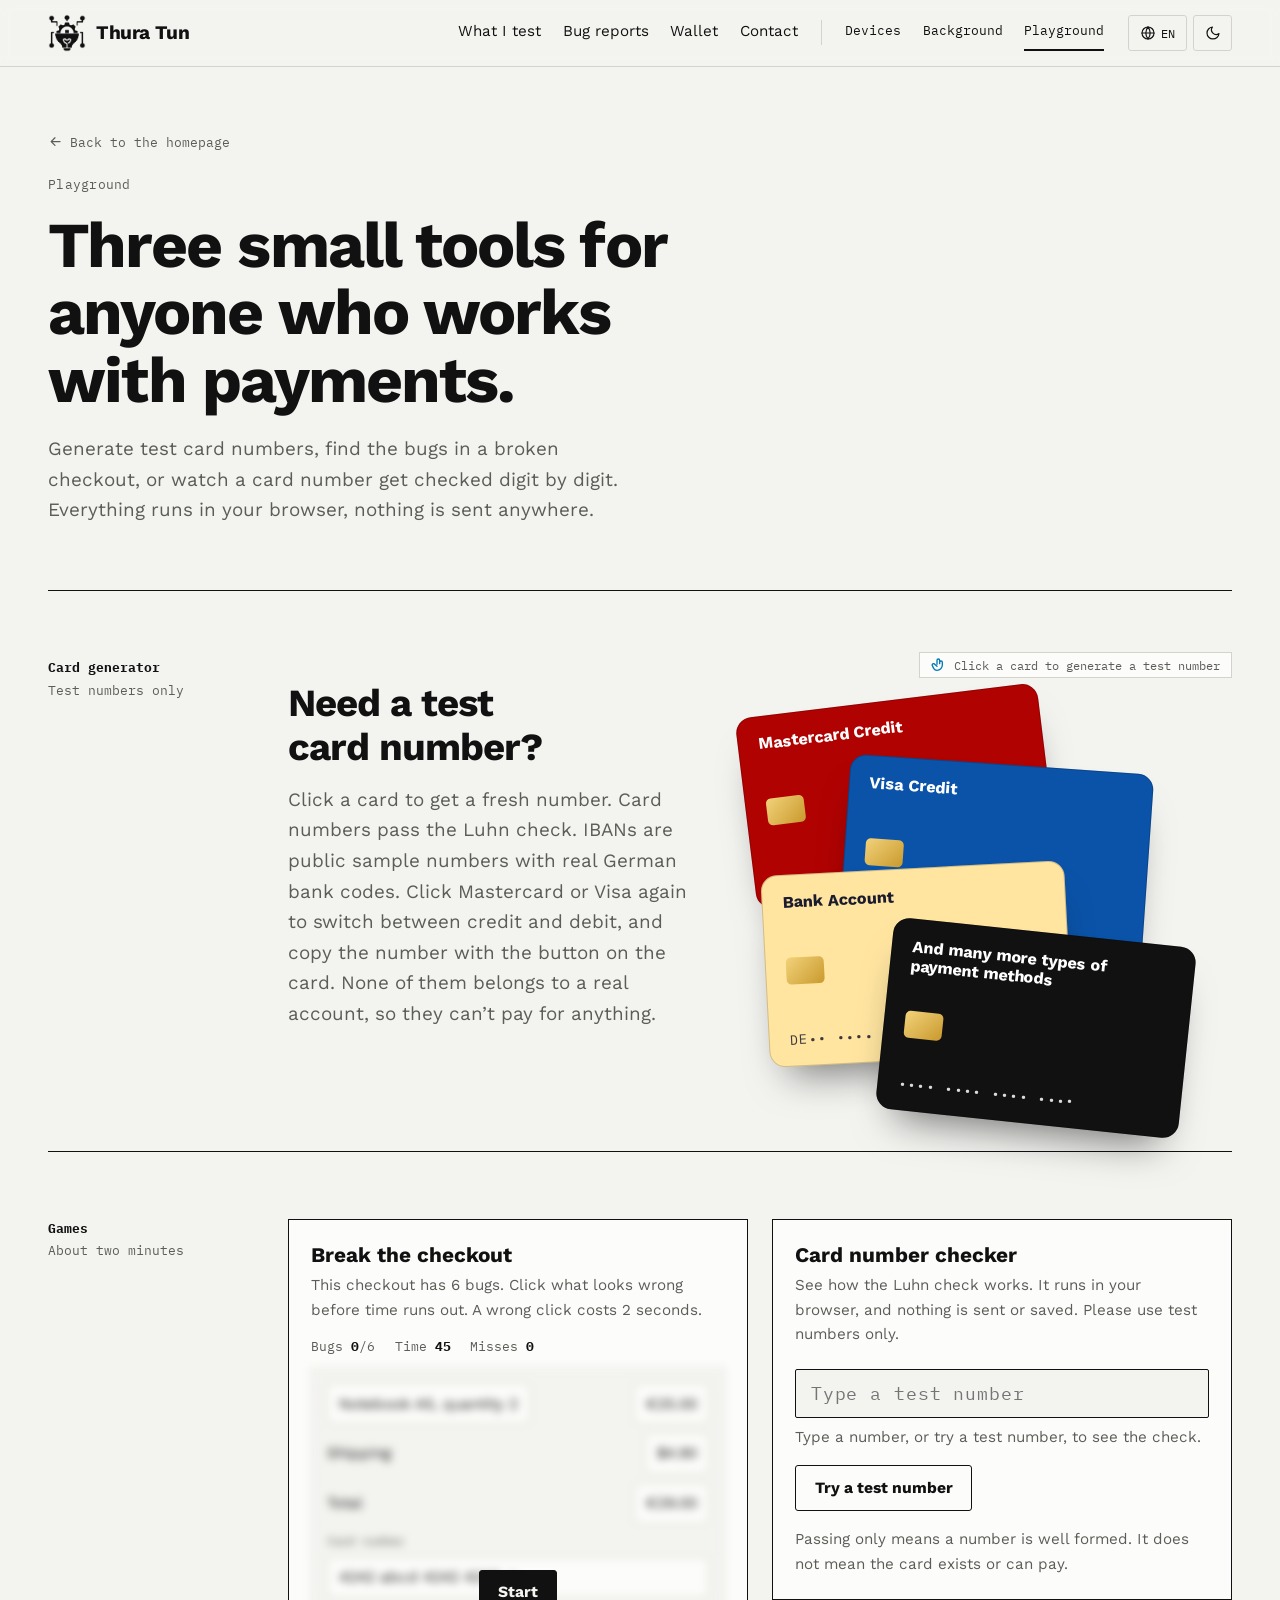
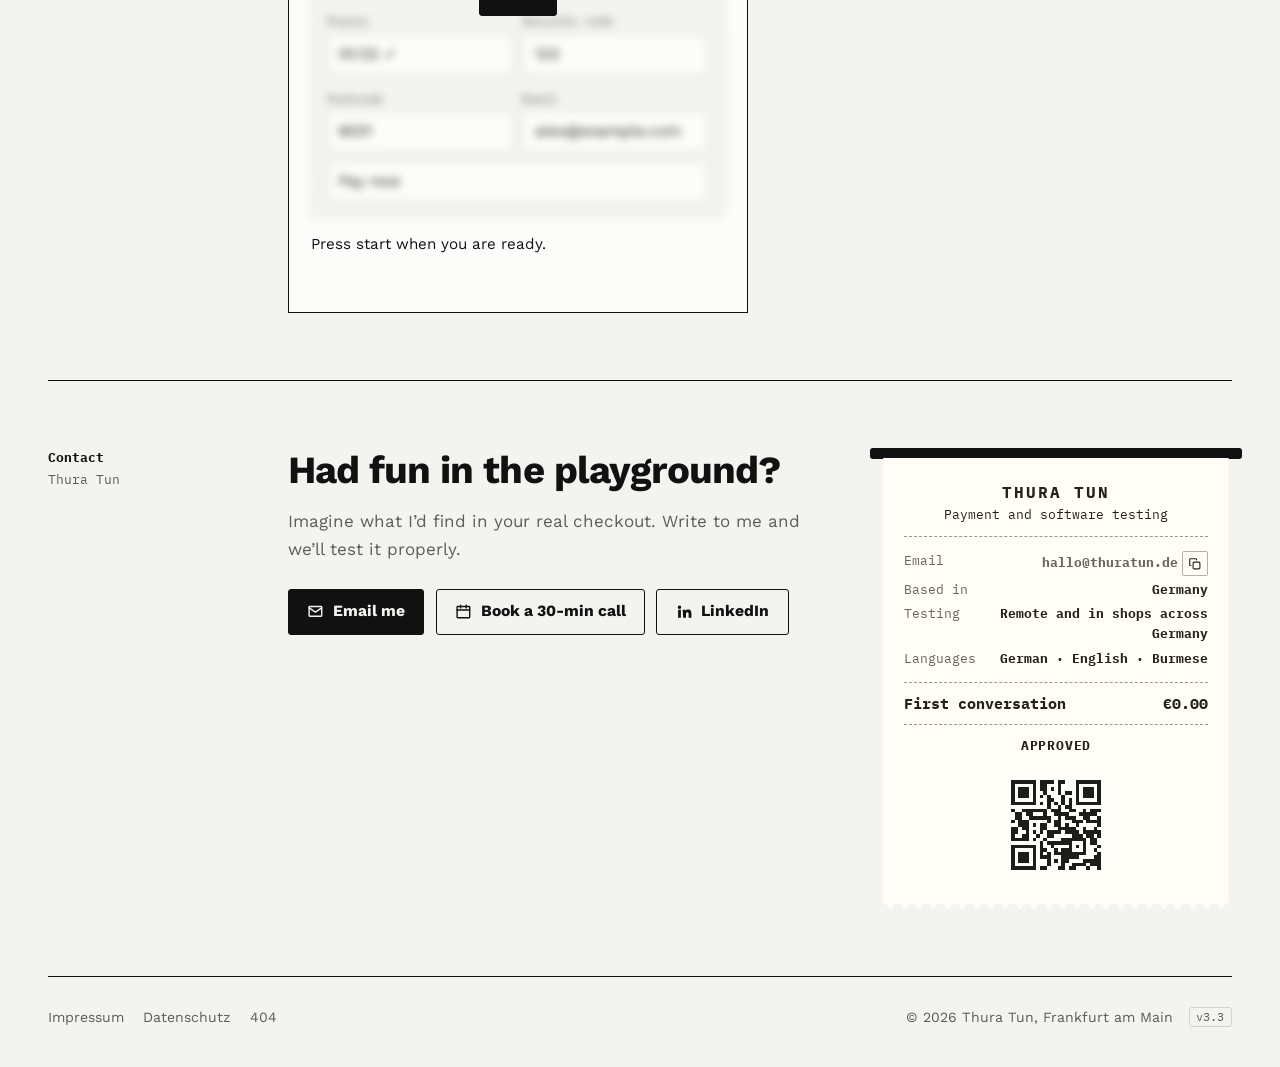
<file: play.html>
<!DOCTYPE html>
<html lang="en">
<head>
<meta charset="utf-8">
<meta name="viewport" content="width=device-width, initial-scale=1, viewport-fit=cover">
<title>Thura Tun | Test Card Generator & Checkout Game</title>
<meta name="description" content="Payment testing playground: generate valid test card numbers and IBANs, find the bugs in a broken checkout and see how card numbers are checked.">
<link rel="canonical" href="https://thuratun.de/play">
<link rel="alternate" hreflang="en" href="https://thuratun.de/play">
<link rel="alternate" hreflang="de" href="https://thuratun.de/de/play">
<link rel="alternate" hreflang="x-default" href="https://thuratun.de/play">
<meta name="theme-color" content="#F3F3F0" media="(prefers-color-scheme: light)">
<meta name="theme-color" content="#0E0E0E" media="(prefers-color-scheme: dark)">
<link rel="icon" type="image/png" href="[data-uri]">
<link rel="apple-touch-icon" href="[data-uri]">
<link rel="preload" href="assets/fonts/WorkSans-Regular.woff" as="font" type="font/woff" crossorigin>
<link rel="stylesheet" href="assets/fonts.css">
<script defer src="https://cloud.umami.is/script.js" data-website-id="a2760b34-6fcb-44bb-a17a-fbfdb37f8c8f"></script>
<style>
:root{--mi:url([data-uri]);--mf:url([data-uri])}
.mk-i{--m:var(--mi)}.mk-f{--m:var(--mf)}
:root{
  --bg:#F3F3F0;--paper:#FCFCFA;--ink:#111111;--muted:#5C5C58;--line:#D3D2CC;--line2:#E6E5E0;
  --hi:#8FD3F7;--acc:#0279B8;--ok:#1C7443;--bad:#B8392C;--warn:#A86B00;
  --serif:"Young Serif",Georgia,"Times New Roman",serif;
  --sans:"Work Sans","Segoe UI",system-ui,-apple-system,Arial,sans-serif;
  --mono:"IBM Plex Mono",ui-monospace,"Cascadia Mono",Consolas,monospace;
  --w:74rem;color-scheme:light
}
@media (prefers-color-scheme:dark){:root:not([data-theme="light"]){--bg:#0E0E0E;--paper:#181818;--ink:#EDEDEA;--muted:#A2A29E;--line:#343432;--line2:#242423;--hi:#38BDF8;--acc:#38BDF8;--ok:#69C28F;--bad:#EE7E6E;--warn:#E3A93F;color-scheme:dark}}
:root[data-theme="dark"]{--bg:#0E0E0E;--paper:#181818;--ink:#EDEDEA;--muted:#A2A29E;--line:#343432;--line2:#242423;--hi:#38BDF8;--acc:#38BDF8;--ok:#69C28F;--bad:#EE7E6E;--warn:#E3A93F;color-scheme:dark}
*,*::before,*::after{box-sizing:border-box}
html{-webkit-text-size-adjust:100%;scroll-padding-top:5.5rem}
body{margin:0;background:var(--bg);color:var(--ink);font:400 1.0625rem/1.62 var(--sans);-webkit-font-smoothing:antialiased;text-rendering:optimizeLegibility}
:root[lang="my"] body{font-family:var(--sans),"Myanmar Text","Noto Sans Myanmar","Padauk",sans-serif;line-height:1.9}
img,svg{display:block;max-width:100%}
a{color:inherit;text-decoration-thickness:1px;text-underline-offset:.2em}
a:hover{text-decoration-color:var(--acc);text-decoration-thickness:2px}
:focus-visible{outline:2px solid var(--ink);outline-offset:3px}
button{font:inherit;color:inherit}
::selection{background:var(--hi);color:#111}
.w{width:min(100% - 2.5rem,var(--w));margin-inline:auto}
.sr{position:absolute;width:1px;height:1px;overflow:hidden;clip:rect(0 0 0 0);white-space:nowrap}
.mono{font-family:var(--mono)}

/* type */
h1,h2,h3{font-weight:400;margin:0;text-wrap:balance}
h1{font:700 clamp(2.3rem,5.2vw,4rem)/1.06 var(--sans);letter-spacing:-.03em}
h2{font:700 clamp(1.65rem,3.2vw,2.4rem)/1.15 var(--sans);letter-spacing:-.025em}
h3{font:700 1.08rem/1.35 var(--sans)}
:root[lang="my"] h1,:root[lang="my"] h2{font-family:var(--sans),"Myanmar Text","Noto Sans Myanmar",serif;line-height:1.45}
p{margin:0 0 1rem}
.lead{font-size:1.18rem;color:var(--muted);max-width:38rem}
.kick{font:500 .8rem/1.4 var(--mono);color:var(--muted);letter-spacing:.02em;margin:0 0 1.1rem}
/* highlight: magnetic stripe, swiped in from the left like a card */
.mark{background:linear-gradient(var(--ink),var(--ink)) no-repeat 0 0/0% 100%;padding:0 .14em;margin:0 .02em;-webkit-box-decoration-break:clone;box-decoration-break:clone;transition:background-size .7s cubic-bezier(.7,0,.2,1) .3s,color .2s linear .62s}
.mark.on,html:not(.js) .mark{background-size:100% 100%;color:var(--bg)}
.mark.done{transition:none}

/* header */
.hd{position:sticky;top:0;z-index:40;background:color-mix(in srgb,var(--bg) 92%,transparent);backdrop-filter:blur(6px);-webkit-backdrop-filter:blur(6px);border-bottom:1px solid var(--line)}
.hd-in{display:flex;align-items:center;gap:1.5rem;min-height:4.1rem}
.wm{display:flex;align-items:center;gap:.6rem;text-decoration:none;white-space:nowrap}
.mk{display:inline-block;background:currentColor;-webkit-mask:var(--m) center/contain no-repeat;mask:var(--m) center/contain no-repeat;flex:none}
.mk-i{width:2.4rem;height:2.4rem;transition:transform .35s cubic-bezier(.3,1.5,.5,1)}
.wm:hover .mk-i{transform:rotate(-10deg)}
.mk-f{width:4.6rem;height:5.5rem}
.wm-n{font:700 1.2rem var(--sans);letter-spacing:-.02em}
.wm-s{font:500 .74rem var(--mono);color:var(--muted);align-self:flex-end;margin-bottom:.3rem}
.nv{display:flex;gap:1.35rem;margin-left:auto}
.nv a{font-size:.95rem;text-decoration:none;padding:.3rem 0;border-bottom:2px solid transparent;white-space:nowrap}
.nv a:hover{border-bottom-color:var(--hi)}
.nv .pg{position:relative}
.nv .sep{width:1px;align-self:stretch;margin:.35rem .1rem;background:var(--line)}
.nv .pg{font-family:var(--mono);font-size:.84rem;padding-top:.35rem}
.nv a.act,.nv a[aria-current="page"]{border-bottom-color:var(--ink)}
.tl{display:flex;gap:.4rem;align-items:center}
.tb{display:inline-flex;align-items:center;gap:.35rem;height:2.25rem;padding:0 .65rem;border:1px solid var(--line);background:none;border-radius:3px;cursor:pointer;font:500 .78rem var(--mono)}
.tb:hover{border-color:var(--ink)}
.tb svg{width:1rem;height:1rem}
#theme .sun{display:none}
:root[data-theme="dark"] #theme .sun{display:block}:root[data-theme="dark"] #theme .moon{display:none}
@media (prefers-color-scheme:dark){:root:not([data-theme="light"]) #theme .sun{display:block}:root:not([data-theme="light"]) #theme .moon{display:none}}
.mb{display:none}
.lsel{position:relative}
.lmenu{position:absolute;right:0;top:calc(100% + .4rem);min-width:9.5rem;background:var(--paper);border:1px solid var(--ink);padding:.3rem;z-index:50;box-shadow:4px 4px 0 var(--line)}
.lmenu[hidden]{display:none}
.lmenu button{display:flex;width:100%;justify-content:space-between;background:none;border:0;padding:.5rem .6rem;cursor:pointer;text-align:left;font-size:.95rem}
.lmenu button:hover{background:var(--line2)}
.lmenu button.on::after{content:"●";font-size:.6rem;align-self:center}
@media (max-width:62rem){
  .wm-s{display:none}
  .mb{display:inline-flex}
  .nv{position:absolute;left:0;right:0;top:100%;display:none;flex-direction:column;gap:0;background:var(--bg);border-bottom:1px solid var(--ink);padding:.5rem 1.25rem 1rem}
  .hd.open .nv{display:flex}
  .nv a{padding:.75rem 0;border-bottom:1px solid var(--line2);font-size:1.05rem}
  .nv .sep{height:1px;width:auto;margin:.6rem 0;background:var(--ink)}
  .nv .pg{font-size:.95rem;padding-top:.75rem}
  .nv a.act,.nv a[aria-current="page"]{border-bottom-color:var(--line2);font-weight:600}
  .tl{margin-left:auto}
}

/* buttons */
.btns{display:flex;flex-wrap:wrap;gap:.7rem}
.btn{display:inline-flex;align-items:center;gap:.55rem;padding:.78rem 1.15rem;border:1.5px solid var(--ink);border-radius:3px;background:transparent;font:600 .98rem/1.2 var(--sans);text-decoration:none;cursor:pointer;transition:transform .15s,box-shadow .15s}
.btn svg{width:1.05rem;height:1.05rem;flex:none}
.btn.primary{background:var(--ink);color:var(--bg)}
.btn:hover{transform:translate(-2px,-2px);box-shadow:3px 3px 0 var(--acc);text-decoration:none}
.btn:active{transform:none;box-shadow:none}

/* ledger sections: label column + content column */
.sec{display:grid;grid-template-columns:12.5rem minmax(0,1fr);gap:2.5rem;padding:4.2rem 0;border-top:1.5px solid var(--ink)}
.sec-l{font:500 .8rem/1.5 var(--mono);color:var(--muted)}
.sec-l b{display:block;color:var(--ink);font-weight:700;margin-bottom:.2rem}
.sec-l span{display:block}
.sec-l>div{position:sticky;top:6rem}
.sec h2{max-width:40rem;margin-bottom:1rem}
.sec .lead{margin-bottom:2rem}
@media (max-width:52rem){.sec{grid-template-columns:1fr;gap:1rem;padding:3rem 0}.sec-l>div{position:static;display:flex;gap:.8rem;flex-wrap:wrap}.sec-l b{margin:0}}

/* tags */
.tag{display:inline-block;font:600 .7rem/1 var(--mono);text-transform:uppercase;letter-spacing:.04em;padding:.32rem .45rem;border:1px solid currentColor;border-radius:2px;white-space:nowrap}
.tag.crit{color:var(--bad)}.tag.high{color:var(--warn)}

/* chips used as filters */
.flt{display:flex;flex-wrap:wrap;gap:.4rem;margin:0 0 1.4rem}
.flt button{font:500 .8rem var(--mono);padding:.45rem .7rem;border:1px solid var(--line);background:none;border-radius:2px;cursor:pointer}
.flt button:hover{border-color:var(--ink)}
.flt button[aria-pressed="true"]{background:var(--ink);color:var(--bg);border-color:var(--ink)}
.flt button i{font-style:normal;opacity:.6;margin-left:.3rem}

/* receipt (contact) */
.ct{display:grid;grid-template-columns:minmax(0,1fr) 22rem;gap:3rem;align-items:start}
.ct h2{margin-bottom:1rem}
.ct p{color:var(--muted);max-width:32rem;margin-bottom:1.6rem}
.rw{position:relative;padding-top:.6rem}
.rw::before{content:"";position:absolute;left:-.6rem;right:-.6rem;top:0;height:.7rem;background:var(--ink);border-radius:3px}
.rc{position:relative;background:#FFFDF6;color:#23221E;font:400 .82rem/1.55 var(--mono);padding:1.4rem 1.3rem 1.5rem;margin:0 .2rem;box-shadow:0 18px 30px -24px rgba(0,0,0,.6);-webkit-mask:linear-gradient(#000 0 0) top/100% calc(100% - .55rem) no-repeat,radial-gradient(circle at 50% 100%,transparent .32rem,#000 .34rem) bottom/.9rem .56rem repeat-x;mask:linear-gradient(#000 0 0) top/100% calc(100% - .55rem) no-repeat,radial-gradient(circle at 50% 100%,transparent .32rem,#000 .34rem) bottom/.9rem .56rem repeat-x;transform-origin:top;padding-bottom:2rem}
.rc.rc-print{animation:feed 1.6s steps(14,end) both}
@keyframes feed{from{clip-path:inset(0 0 100% 0)}to{clip-path:inset(0 0 0 0)}}
.rc-h{text-align:center;border-bottom:1px dashed #9E978A;padding-bottom:.7rem;margin-bottom:.7rem}
.rc-h b{display:block;font-size:1rem;letter-spacing:.12em}
.rc-l{display:flex;justify-content:space-between;gap:1rem;padding:.12rem 0}
.rc-l span{color:#6A645A;flex:none}
.rc-l b{font-weight:700;text-align:right}
.rc-t{display:flex;justify-content:space-between;border-top:1px dashed #9E978A;border-bottom:1px dashed #9E978A;margin:.7rem 0;padding:.55rem 0;font-weight:700;font-size:.95rem}
.rc-ok{text-align:center;font-weight:700;letter-spacing:.06em}
.rc-em{display:flex;align-items:center;gap:.3rem;min-width:0}
.rc-em a{font-weight:700;text-decoration:none;overflow-wrap:anywhere}
.rc-cp{display:inline-grid;place-items:center;border:1px solid #B8B1A3;background:none;border-radius:2px;width:1.6rem;height:1.6rem;cursor:pointer;color:#23221E;flex:none;padding:0}
.rc-cp svg{width:.85rem;height:.85rem}
.rc-cp.ok{width:auto;padding:0 .35rem;gap:.2rem;display:inline-flex;align-items:center;font-size:.7rem}
.rc-qr{display:flex;justify-content:center;margin-top:1rem}
.rc-qr svg{width:6.5rem;height:6.5rem}
@media (max-width:52rem){.ct{grid-template-columns:1fr}.rw{max-width:22rem}}
@media (max-width:40rem){.ct .btns{flex-wrap:nowrap;gap:.45rem}.ct .btn{flex:1 1 auto;justify-content:center;padding:.72rem .6rem;font-size:.9rem;gap:.4rem}}

/* footer */
.ft{border-top:1.5px solid var(--ink);padding:1.8rem 0 2.4rem;display:flex;flex-wrap:wrap;justify-content:space-between;align-items:center;gap:1.2rem;font-size:.88rem;color:var(--muted)}
.ft-l{display:flex;align-items:center;gap:1rem;margin-left:auto}
.ft-l .mk{color:var(--ink)}
.ft nav{display:flex;flex-wrap:wrap;align-items:center;gap:1.2rem}
.ft a{text-decoration:none}
.ft a:hover{text-decoration:underline;text-decoration-color:var(--hi);text-decoration-thickness:3px}

/* plain page heads (legal, play, devices, it) */
.ph{padding:4rem 0 3rem}
.ph h1{max-width:52rem;margin-bottom:1.2rem}
.back{display:inline-flex;align-items:center;gap:.4rem;font:500 .8rem var(--mono);color:var(--muted);text-decoration:none;margin-bottom:1.6rem}
.back:hover{color:var(--ink)}
.back svg{width:.95rem;height:.95rem}

@media (prefers-reduced-motion:reduce){*,*::before,*::after{animation-duration:.01ms!important;animation-delay:0s!important;animation-iteration-count:1!important;transition-duration:.01ms!important;transition-delay:0s!important}}
@media print{.hd,.tl,.ft nav{display:none}}

.ver{font:500 .72rem/1 var(--mono);color:var(--muted);border:1px solid var(--line);border-radius:3px;padding:.22rem .42rem}
@media (max-width:40rem){.ft-l{margin-left:0}}.play{display:grid;grid-template-columns:1fr 1fr;gap:1.5rem;align-items:start}
.tool{background:var(--paper);border:1.5px solid var(--ink);padding:1.4rem}
.tool h3{font:700 1.3rem var(--sans);margin:0 0 .4rem}
:root[lang="my"] .tool h3{font-family:var(--sans);font-weight:700}
.sub{color:var(--muted);font-size:.95rem}
.hud{display:flex;gap:1.2rem;flex-wrap:wrap;font:500 .82rem var(--mono);color:var(--muted);margin:.4rem 0 .8rem}
.hud b{color:var(--ink)}
.shopwrap{position:relative}
.shop{border:1px dashed var(--line);padding:.9rem;display:grid;gap:.55rem;background:var(--bg);transition:filter .3s}
.shop.off{filter:blur(4px);pointer-events:none;user-select:none}
.shop.done{pointer-events:none}
.shop small{color:var(--muted);font:500 .72rem var(--mono)}
.ln{display:flex;justify-content:space-between;align-items:center;gap:.6rem;font-size:.95rem}
.two{display:grid;grid-template-columns:1fr 1fr;gap:.55rem}
.bx{font:inherit;font-size:.95rem;text-align:left;color:var(--ink);background:var(--paper);border:1px solid var(--line);border-radius:2px;padding:.45rem .7rem;cursor:pointer;width:100%}
.ln .bx{width:auto}
.bx:hover{border-color:var(--ink)}
.bx.found{border-color:var(--ok);background:color-mix(in srgb,var(--ok) 18%,var(--paper))}
.bx.wrong{border-color:var(--bad);background:color-mix(in srgb,var(--bad) 16%,var(--paper))}
.bx.missed{border-color:var(--warn);background:color-mix(in srgb,var(--warn) 18%,var(--paper))}
.ovl{position:absolute;inset:0;display:flex;align-items:center;justify-content:center}
.ovl[hidden]{display:none}
.feed{min-height:3.6rem;margin:.9rem 0 0;font-size:.95rem}
.feed .btn{margin-top:.6rem;padding:.5rem 1rem;font-size:.92rem}
.cc{width:100%;font:500 1.1rem var(--mono);letter-spacing:.05em;padding:.75rem .9rem;border:1.5px solid var(--ink);border-radius:2px;background:var(--bg);color:var(--ink);margin:.4rem 0}
.cc:focus{outline:2px solid var(--hi);outline-offset:2px}
.dgs{display:flex;flex-wrap:wrap;gap:.25rem;margin:.9rem 0}
.dg{width:1.65rem;height:2rem;display:grid;place-items:center;background:var(--bg);border:1px solid var(--line);font:600 .92rem var(--mono)}
.dg.x2{background:var(--ink);border-color:var(--ink);color:var(--bg)}
.pill{display:inline-block;font:600 .75rem var(--mono);padding:.25rem .5rem;border:1px solid var(--line);margin:0 .3rem .3rem 0}
.pill.ok{color:var(--ok);border-color:currentColor}.pill.no{color:var(--bad);border-color:currentColor}
.vd{font:700 1.1rem var(--sans);margin:.4rem 0}
#ccres .sub{margin:0}
.gstamp{position:absolute;left:50%;top:42%;font:700 1.25rem/1 var(--mono);letter-spacing:.14em;color:var(--ok);border:3px solid currentColor;border-radius:5px;padding:.6rem .8rem;background:color-mix(in srgb,var(--paper) 70%,transparent);transform:translate(-50%,-50%) rotate(-8deg);animation:gst .45s cubic-bezier(.3,1.5,.5,1) both;pointer-events:none;white-space:nowrap}
@keyframes gst{0%{opacity:0;transform:translate(-50%,-50%) rotate(-8deg) scale(2.6)}100%{opacity:1;transform:translate(-50%,-50%) rotate(-8deg) scale(1)}}
@media (max-width:60rem){.play{grid-template-columns:1fr}}

/* test card generator */
.cg{display:grid;grid-template-columns:minmax(0,.9fr) minmax(0,1.1fr);gap:2.5rem;align-items:center}
.cg h2{margin-bottom:1rem}
.stage{position:relative;height:25rem;--tx:0px;--ty:0px;margin-top:1.6rem}
.pc{position:absolute;left:var(--l);top:var(--t);width:min(19rem,74%);aspect-ratio:1.586;border-radius:16px;padding:1.1rem 1.3rem;display:flex;flex-direction:column;justify-content:space-between;font:700 1.02rem var(--sans);box-shadow:0 26px 40px -20px rgba(0,0,0,.55);outline:1px solid rgba(0,0,0,.18);outline-offset:-1px;transform:rotate(var(--r)) translate(calc(var(--tx)*var(--k)),calc(var(--ty)*var(--k)));transition:transform .3s ease-out,background .45s,color .45s;animation:deal .9s cubic-bezier(.2,.8,.2,1) backwards,float 6s ease-in-out infinite;animation-delay:calc(var(--i)*.16s + .3s),calc(var(--i)*-1.4s);cursor:pointer;user-select:none;background-size:cover}
.pc:focus-visible{outline:3px solid var(--acc);outline-offset:3px}
.pc small{font:500 .85rem var(--mono);letter-spacing:.1em;opacity:.85}
.pc small.gen{letter-spacing:.03em;font-size:.78rem;font-variant-numeric:tabular-nums;white-space:nowrap}
.chip{width:2.4rem;height:1.7rem;border-radius:5px;background:linear-gradient(135deg,#F2D27A,#C99A2E)}
@keyframes deal{from{opacity:0;scale:.75}}
@keyframes float{50%{translate:0 -12px}}
.hint{position:absolute;z-index:9999;right:0;top:-2rem;background:var(--paper);border:1px solid var(--line);padding:.25rem .7rem;font:500 .78rem var(--mono);color:var(--muted);display:flex;align-items:center;gap:.4rem}
.hint svg{width:1rem;height:1rem;color:var(--acc)}
.tt{position:absolute;right:1.1rem;top:50%;transform:translateY(-50%);font:600 .62rem var(--mono);font-style:normal;letter-spacing:.08em;text-transform:uppercase;padding:.2rem .5rem;border-radius:3px;background:color-mix(in srgb,currentColor 18%,transparent)}
.cp{position:absolute;right:.9rem;bottom:.75rem;display:inline-flex;align-items:center;gap:.3rem;height:2rem;min-width:2rem;justify-content:center;padding:0 .5rem;border:0;border-radius:4px;background:color-mix(in srgb,currentColor 18%,transparent);color:inherit;font:600 .75rem var(--sans);cursor:pointer;transition:background .2s,transform .2s}
.cp:hover{background:color-mix(in srgb,currentColor 30%,transparent);transform:scale(1.08)}
.cp.ok{background:#1C7443;color:#fff}
.cp svg{width:1rem;height:1rem;flex:none}
@media (max-width:60rem){.cg{grid-template-columns:1fr;gap:1rem}.pc{width:min(17rem,70%)}.stage{height:24rem}}
@media (max-width:40rem){.pc small.gen{font-size:.7rem}.hint{right:auto;left:0}}

</style>
<script>(function(d){d.className+=' js';try{var t=localStorage.getItem('theme');if(t)d.dataset.theme=t}catch(e){}})(document.documentElement)</script>
</head>
<body>
<a class="sr" href="#top">Skip to content</a>
<header class="hd" id="hd">
  <div class="w hd-in">
    <a class="wm" href="./" data-page="index.html"><span class="mk mk-i" aria-hidden="true"></span><span class="wm-n">Thura Tun</span></a>
    <nav class="nv" id="nv" aria-label="Main"><a href="./#services" data-page="index.html#services" data-i18n="n.what">What I test</a><a href="./#bugs" data-page="index.html#bugs" data-i18n="n.bugs">Bug reports</a><a href="./#wallet" data-page="index.html#wallet" data-i18n="n.wallet">Wallet</a><a href="./#contact" data-page="index.html#contact" data-i18n="n.ct">Contact</a><span class="sep" aria-hidden="true"></span><a href="devices" data-page="devices.html" class="pg" data-i18n="n.dev">Devices</a><a href="it-admin" data-page="it-admin.html" class="pg" data-i18n="n.bg">Background</a><a href="play" data-page="play.html" class="pg" aria-current="page" data-i18n="n.play">Playground</a></nav>
    <div class="tl">
      <div class="lsel"><button class="tb" id="lang" type="button" aria-haspopup="true" aria-expanded="false" data-aria="langA"><svg viewBox="0 0 24 24" fill="none" stroke="currentColor" stroke-width="1.8" stroke-linecap="round" stroke-linejoin="round" aria-hidden="true"><circle cx="12" cy="12" r="9"/><path d="M3 12h18M12 3a14 14 0 0 1 0 18M12 3a14 14 0 0 0 0 18"/></svg><span id="lcur">EN</span></button><div class="lmenu" id="lmenu" role="menu" hidden><button type="button" role="menuitemradio" data-l="en" lang="en">English</button><button type="button" role="menuitemradio" data-l="de" lang="de">Deutsch</button><button type="button" role="menuitemradio" data-l="my" lang="my">မြန်မာ</button></div></div>
      <button class="tb" id="theme" type="button" data-aria="themeA"><svg class="moon" viewBox="0 0 24 24" fill="none" stroke="currentColor" stroke-width="1.8" stroke-linecap="round" stroke-linejoin="round" aria-hidden="true"><path d="M21 12.8A9 9 0 1 1 11.2 3a7 7 0 0 0 9.8 9.8z"/></svg><svg class="sun" viewBox="0 0 24 24" fill="none" stroke="currentColor" stroke-width="1.8" stroke-linecap="round" stroke-linejoin="round" aria-hidden="true"><circle cx="12" cy="12" r="4"/><path d="M12 2v2M12 20v2M4.9 4.9l1.4 1.4M17.7 17.7l1.4 1.4M2 12h2M20 12h2M4.9 19.1l1.4-1.4M17.7 6.3l1.4-1.4"/></svg></button>
      <button class="tb mb" id="menu" type="button" aria-expanded="false" aria-controls="nv"><span data-i18n="menu">Menu</span></button>
    </div>
  </div>
</header>
<main id="top">
  <div class="w">
    <div class="ph">
      <a class="back" href="./" data-page="index.html"><svg viewBox="0 0 24 24" fill="none" stroke="currentColor" stroke-width="2" stroke-linecap="round" stroke-linejoin="round" aria-hidden="true"><path d="M19 12H5M11 18l-6-6 6-6"/></svg><span data-i18n="back">Back to the homepage</span></a>
      <p class="kick" data-i18n="pg.kick">Playground</p>
      <h1 data-i18n="pg.h1">Three small tools for anyone who works with payments.</h1>
      <p class="lead" data-i18n="pg.p">Generate test card numbers, find the bugs in a broken checkout, or watch a card number get checked digit by digit. Everything runs in your browser, nothing is sent anywhere.</p>
    </div>
    <section class="sec" id="cards">
      <div class="sec-l"><div><b data-i18n="cg.l">Card generator</b><span data-i18n="cg.n">Test numbers only</span></div></div>
      <div class="cg">
        <div class="cg-t">
          <h2 data-i18n="cg.h">Need a test card number?</h2>
          <p class="lead" data-i18n="cg.p">Click a card to get a fresh number. Card numbers pass the Luhn check. IBANs are public sample numbers with real German bank codes. Click Mastercard or Visa again to switch between credit and debit, and copy the number with the button on the card. None of them belongs to a real account, so they can’t pay for anything.</p>
        </div>
        <div class="stage">
          <div class="pc" data-g="mc" style="--i:0;--l:2%;--t:4%;--r:-7deg;--k:.5;background:#B10202;color:#fff"><span>Mastercard Credit</span><i class="chip"></i><small>•••• •••• •••• ••••</small></div>
          <div class="pc" data-g="visa" style="--i:1;--l:22%;--t:20%;--r:4deg;--k:1;background:#0B53A8;color:#fff"><span>Visa Credit</span><i class="chip"></i><small>•••• •••• •••• ••••</small></div>
          <div class="pc" data-g="bank" style="--i:2;--l:6%;--t:46%;--r:-3deg;--k:1.5;background:#FFE5A0;color:#1B1B2F"><span data-i18n="card.bank">Bank Account</span><i class="chip"></i><small>DE•• •••• •••• ••••</small></div>
          <div class="pc" data-g="more" style="--i:3;--l:30%;--t:62%;--r:6deg;--k:2;background:#111;color:#fff"><span data-i18n="card.more">And many more types of payment methods</span><i class="chip"></i><small>•••• •••• •••• ••••</small></div>
          <span class="hint" aria-hidden="true"><svg viewBox="0 0 24 24" fill="none" stroke="currentColor" stroke-width="2" stroke-linecap="round" stroke-linejoin="round"><path d="M9 11V5a2 2 0 0 1 4 0v5M13 10V8a2 2 0 0 1 4 0v4a8 8 0 0 1-8 8 6 6 0 0 1-5-3l-2-4a2 2 0 0 1 3.5-2L9 14"/></svg><span data-i18n="hint">Click a card to generate a test number</span></span>
        </div>
      </div>
    </section>
  <section class="sec" id="games"><div class="sec-l"><div><b data-i18n="pg.l">Games</b><span data-i18n="pg.n">About two minutes</span></div></div><div>
    <div class="play">
      <div class="tool">
        <h3 data-i18n="g.h">Break the checkout</h3>
        <p class="sub" data-i18n="g.sub">This checkout has 6 bugs. Click what looks wrong before time runs out. A wrong click costs 2 seconds.</p>
        <div class="hud"><span><span data-i18n="g.bugs">Bugs</span> <b id="gfound">0</b>/6</span><span><span data-i18n="g.time">Time</span> <b id="gtime">45</b></span><span><span data-i18n="g.miss">Misses</span> <b id="gmiss">0</b></span></div>
        <div class="shopwrap">
          <div class="shop off" id="shop">
            <div class="ln"><button class="bx" type="button" data-b="ok:item" data-i18n="s.item">Notebook A5, quantity 2</button><button class="bx" type="button" data-b="ok:line" data-i18n="s.line">€25.00</button></div>
            <div class="ln"><span data-i18n="s.ship">Shipping</span><button class="bx" type="button" data-b="ship" data-i18n="s.shipv">$4.90</button></div>
            <div class="ln"><span data-i18n="s.total">Total</span><button class="bx" type="button" data-b="total" data-i18n="s.totalv">€29.00</button></div>
            <small data-i18n="s.card">Card number</small>
            <button class="bx" type="button" data-b="card">4242 abcd 4242 4242 ✓</button>
            <div class="two"><div><small data-i18n="s.exp">Expiry</small><button class="bx" type="button" data-b="exp">01/22 ✓</button></div><div><small data-i18n="s.cvc">Security code</small><button class="bx" type="button" data-b="cvc">123</button></div></div>
            <div class="two"><div><small data-i18n="s.zip">Postcode</small><button class="bx" type="button" data-b="zip">6031</button></div><div><small data-i18n="s.mail">Email</small><button class="bx" type="button" data-b="ok:mail">alex@example.com</button></div></div>
            <button class="bx" type="button" data-b="ok:pay" data-i18n="s.pay">Pay now</button>
          </div>
          <div class="ovl" id="govl"><button class="btn primary" id="gstart" type="button" data-i18n="g.start">Start</button></div>
        </div>
        <p class="feed" id="gfeed" aria-live="polite"></p>
      </div>
      <div class="tool">
        <h3 data-i18n="c.h">Card number checker</h3>
        <p class="sub" data-i18n="c.sub">See how the Luhn check works. It runs in your browser, and nothing is sent or saved. Please use test numbers only.</p>
        <input class="cc" id="cc" type="text" inputmode="numeric" autocomplete="off" spellcheck="false" maxlength="30" data-ph="ccPh" data-aria="ccPh">
        <div id="ccres" aria-live="polite"></div>
        <p style="margin:1rem 0 0"><button class="btn" id="ccnext" type="button" data-i18n="c.try">Try a test number</button></p>
        <p class="sub" style="margin:1rem 0 0" data-i18n="c.note">Passing only means a number is well formed. It does not mean the card exists or can pay.</p>
      </div>
    </div>
  </div></section>
        <section class="sec" id="contact">
      <div class="sec-l"><div><b data-i18n="n.ct">Contact</b><span>Thura Tun</span></div></div>
      <div class="ct">
        <div>
          <h2 data-i18n="ct.h">Had fun in the playground?</h2>
          <p data-i18n="ct.p">Imagine what I’d find in your real checkout. Write to me and we’ll test it properly.</p>
          <div class="btns">
            <a class="btn primary" data-em="ed.nutaruht@ollah" data-keep href="#"><svg viewBox="0 0 24 24" fill="none" stroke="currentColor" stroke-width="2" stroke-linecap="round" stroke-linejoin="round" aria-hidden="true"><rect x="3" y="5" width="18" height="14" rx="1"/><path d="m3 7 9 6 9-6"/></svg><span data-i18n="ct.mail">Email me</span></a>
            <a class="btn" href="https://calendar.app.google/HuX3KkZ1Y64eFAcQ6" target="_blank" rel="noopener"><svg viewBox="0 0 24 24" fill="none" stroke="currentColor" stroke-width="2" stroke-linecap="round" stroke-linejoin="round" aria-hidden="true"><rect x="3" y="5" width="18" height="16" rx="1"/><path d="M3 10h18M8 3v4M16 3v4"/></svg><span data-i18n="ct.book">Book a 30-min call</span></a>
            <a class="btn" href="https://www.linkedin.com/in/tunthura/" rel="noopener"><svg viewBox="0 0 24 24" fill="currentColor" aria-hidden="true"><path d="M4.98 3.5a2.5 2.5 0 1 1 0 5 2.5 2.5 0 0 1 0-5zM3 9.75h4v11.5H3zM9.5 9.75h3.8v1.6h.05c.55-1 1.9-1.95 3.85-1.95 4.05 0 4.8 2.65 4.8 6.1v5.75h-4v-5.1c0-1.2 0-2.8-1.7-2.8s-2 1.35-2 2.7v5.2h-4z"/></svg>LinkedIn</a>
          </div>
        </div>
        <div class="rw">
          <div class="rc">
            <div class="rc-h"><b>THURA TUN</b><span data-i18n="rc.sub">Payment and software testing</span></div>
            <div class="rc-l"><span data-i18n="rc.mail">Email</span><span class="rc-em"><a class="eml" data-em="ed.nutaruht@ollah" href="#">hallo [at] thuratun.de</a><button class="rc-cp" id="cpmail" type="button" data-aria="copyMail"><svg viewBox="0 0 24 24" fill="none" stroke="currentColor" stroke-width="2" stroke-linecap="round" stroke-linejoin="round" aria-hidden="true"><rect x="9" y="9" width="12" height="12" rx="2"/><path d="M5 15H4a1 1 0 0 1-1-1V4a1 1 0 0 1 1-1h10a1 1 0 0 1 1 1v1"/></svg></button></span></div>
            <div class="rc-l"><span data-i18n="rc.loc">Based in</span><b data-i18n="rc.locv">Germany</b></div>
            <div class="rc-l"><span data-i18n="rc.where">Testing</span><b data-i18n="rc.wherev">Remote and in shops across Germany</b></div>
            <div class="rc-l"><span data-i18n="rc.lang">Languages</span><b data-i18n="rc.langv">German · English · Burmese</b></div>
            <div class="rc-t"><span data-i18n="rc.tot">First conversation</span><b data-i18n="rc.totv">€0.00</b></div>
            <div class="rc-ok" data-i18n="rc.ok">APPROVED</div>
            <div class="rc-qr"><svg viewBox="-2 -2 29 29" shape-rendering="crispEdges" role="img" aria-label="QR code: thuratun.de"><rect x="-2" y="-2" width="29" height="29" fill="#FFFDF7"/><path d="M0 0h1v1h-1zM1 0h1v1h-1zM2 0h1v1h-1zM3 0h1v1h-1zM4 0h1v1h-1zM5 0h1v1h-1zM6 0h1v1h-1zM8 0h1v1h-1zM9 0h1v1h-1zM10 0h1v1h-1zM11 0h1v1h-1zM13 0h1v1h-1zM14 0h1v1h-1zM18 0h1v1h-1zM19 0h1v1h-1zM20 0h1v1h-1zM21 0h1v1h-1zM22 0h1v1h-1zM23 0h1v1h-1zM24 0h1v1h-1zM0 1h1v1h-1zM6 1h1v1h-1zM8 1h1v1h-1zM9 1h1v1h-1zM13 1h1v1h-1zM18 1h1v1h-1zM24 1h1v1h-1zM0 2h1v1h-1zM2 2h1v1h-1zM3 2h1v1h-1zM4 2h1v1h-1zM6 2h1v1h-1zM8 2h1v1h-1zM9 2h1v1h-1zM11 2h1v1h-1zM13 2h1v1h-1zM18 2h1v1h-1zM20 2h1v1h-1zM21 2h1v1h-1zM22 2h1v1h-1zM24 2h1v1h-1zM0 3h1v1h-1zM2 3h1v1h-1zM3 3h1v1h-1zM4 3h1v1h-1zM6 3h1v1h-1zM9 3h1v1h-1zM13 3h1v1h-1zM15 3h1v1h-1zM16 3h1v1h-1zM18 3h1v1h-1zM20 3h1v1h-1zM21 3h1v1h-1zM22 3h1v1h-1zM24 3h1v1h-1zM0 4h1v1h-1zM2 4h1v1h-1zM3 4h1v1h-1zM4 4h1v1h-1zM6 4h1v1h-1zM8 4h1v1h-1zM10 4h1v1h-1zM14 4h1v1h-1zM18 4h1v1h-1zM20 4h1v1h-1zM21 4h1v1h-1zM22 4h1v1h-1zM24 4h1v1h-1zM0 5h1v1h-1zM6 5h1v1h-1zM10 5h1v1h-1zM11 5h1v1h-1zM14 5h1v1h-1zM16 5h1v1h-1zM18 5h1v1h-1zM24 5h1v1h-1zM0 6h1v1h-1zM1 6h1v1h-1zM2 6h1v1h-1zM3 6h1v1h-1zM4 6h1v1h-1zM5 6h1v1h-1zM6 6h1v1h-1zM8 6h1v1h-1zM10 6h1v1h-1zM12 6h1v1h-1zM14 6h1v1h-1zM16 6h1v1h-1zM18 6h1v1h-1zM19 6h1v1h-1zM20 6h1v1h-1zM21 6h1v1h-1zM22 6h1v1h-1zM23 6h1v1h-1zM24 6h1v1h-1zM10 7h1v1h-1zM13 7h1v1h-1zM15 7h1v1h-1zM16 7h1v1h-1zM0 8h1v1h-1zM3 8h1v1h-1zM4 8h1v1h-1zM5 8h1v1h-1zM6 8h1v1h-1zM7 8h1v1h-1zM8 8h1v1h-1zM9 8h1v1h-1zM11 8h1v1h-1zM12 8h1v1h-1zM13 8h1v1h-1zM16 8h1v1h-1zM17 8h1v1h-1zM20 8h1v1h-1zM22 8h1v1h-1zM23 8h1v1h-1zM24 8h1v1h-1zM1 9h1v1h-1zM2 9h1v1h-1zM4 9h1v1h-1zM5 9h1v1h-1zM9 9h1v1h-1zM12 9h1v1h-1zM13 9h1v1h-1zM14 9h1v1h-1zM15 9h1v1h-1zM19 9h1v1h-1zM20 9h1v1h-1zM21 9h1v1h-1zM22 9h1v1h-1zM23 9h1v1h-1zM1 10h1v1h-1zM2 10h1v1h-1zM5 10h1v1h-1zM6 10h1v1h-1zM7 10h1v1h-1zM8 10h1v1h-1zM9 10h1v1h-1zM10 10h1v1h-1zM13 10h1v1h-1zM15 10h1v1h-1zM16 10h1v1h-1zM17 10h1v1h-1zM20 10h1v1h-1zM21 10h1v1h-1zM24 10h1v1h-1zM0 11h1v1h-1zM2 11h1v1h-1zM3 11h1v1h-1zM4 11h1v1h-1zM10 11h1v1h-1zM12 11h1v1h-1zM13 11h1v1h-1zM17 11h1v1h-1zM18 11h1v1h-1zM19 11h1v1h-1zM21 11h1v1h-1zM22 11h1v1h-1zM23 11h1v1h-1zM24 11h1v1h-1zM2 12h1v1h-1zM3 12h1v1h-1zM4 12h1v1h-1zM6 12h1v1h-1zM8 12h1v1h-1zM9 12h1v1h-1zM12 12h1v1h-1zM13 12h1v1h-1zM15 12h1v1h-1zM18 12h1v1h-1zM24 12h1v1h-1zM0 13h1v1h-1zM1 13h1v1h-1zM3 13h1v1h-1zM4 13h1v1h-1zM8 13h1v1h-1zM9 13h1v1h-1zM13 13h1v1h-1zM14 13h1v1h-1zM15 13h1v1h-1zM16 13h1v1h-1zM17 13h1v1h-1zM20 13h1v1h-1zM23 13h1v1h-1zM0 14h1v1h-1zM1 14h1v1h-1zM4 14h1v1h-1zM6 14h1v1h-1zM8 14h1v1h-1zM10 14h1v1h-1zM11 14h1v1h-1zM12 14h1v1h-1zM13 14h1v1h-1zM15 14h1v1h-1zM16 14h1v1h-1zM17 14h1v1h-1zM18 14h1v1h-1zM20 14h1v1h-1zM21 14h1v1h-1zM22 14h1v1h-1zM23 14h1v1h-1zM24 14h1v1h-1zM0 15h1v1h-1zM3 15h1v1h-1zM4 15h1v1h-1zM7 15h1v1h-1zM10 15h1v1h-1zM11 15h1v1h-1zM17 15h1v1h-1zM18 15h1v1h-1zM19 15h1v1h-1zM21 15h1v1h-1zM22 15h1v1h-1zM24 15h1v1h-1zM0 16h1v1h-1zM1 16h1v1h-1zM2 16h1v1h-1zM3 16h1v1h-1zM4 16h1v1h-1zM6 16h1v1h-1zM9 16h1v1h-1zM14 16h1v1h-1zM15 16h1v1h-1zM16 16h1v1h-1zM17 16h1v1h-1zM18 16h1v1h-1zM19 16h1v1h-1zM20 16h1v1h-1zM22 16h1v1h-1zM23 16h1v1h-1zM8 17h1v1h-1zM10 17h1v1h-1zM11 17h1v1h-1zM12 17h1v1h-1zM13 17h1v1h-1zM14 17h1v1h-1zM15 17h1v1h-1zM16 17h1v1h-1zM20 17h1v1h-1zM22 17h1v1h-1zM23 17h1v1h-1zM0 18h1v1h-1zM1 18h1v1h-1zM2 18h1v1h-1zM3 18h1v1h-1zM4 18h1v1h-1zM5 18h1v1h-1zM6 18h1v1h-1zM8 18h1v1h-1zM11 18h1v1h-1zM16 18h1v1h-1zM18 18h1v1h-1zM20 18h1v1h-1zM24 18h1v1h-1zM0 19h1v1h-1zM6 19h1v1h-1zM8 19h1v1h-1zM9 19h1v1h-1zM12 19h1v1h-1zM14 19h1v1h-1zM15 19h1v1h-1zM16 19h1v1h-1zM20 19h1v1h-1zM23 19h1v1h-1zM0 20h1v1h-1zM2 20h1v1h-1zM3 20h1v1h-1zM4 20h1v1h-1zM6 20h1v1h-1zM8 20h1v1h-1zM10 20h1v1h-1zM12 20h1v1h-1zM13 20h1v1h-1zM14 20h1v1h-1zM15 20h1v1h-1zM16 20h1v1h-1zM17 20h1v1h-1zM18 20h1v1h-1zM19 20h1v1h-1zM20 20h1v1h-1zM24 20h1v1h-1zM0 21h1v1h-1zM2 21h1v1h-1zM3 21h1v1h-1zM4 21h1v1h-1zM6 21h1v1h-1zM8 21h1v1h-1zM9 21h1v1h-1zM10 21h1v1h-1zM14 21h1v1h-1zM15 21h1v1h-1zM16 21h1v1h-1zM17 21h1v1h-1zM18 21h1v1h-1zM23 21h1v1h-1zM24 21h1v1h-1zM0 22h1v1h-1zM2 22h1v1h-1zM3 22h1v1h-1zM4 22h1v1h-1zM6 22h1v1h-1zM10 22h1v1h-1zM12 22h1v1h-1zM14 22h1v1h-1zM15 22h1v1h-1zM20 22h1v1h-1zM21 22h1v1h-1zM22 22h1v1h-1zM23 22h1v1h-1zM24 22h1v1h-1zM0 23h1v1h-1zM6 23h1v1h-1zM10 23h1v1h-1zM14 23h1v1h-1zM17 23h1v1h-1zM18 23h1v1h-1zM19 23h1v1h-1zM20 23h1v1h-1zM22 23h1v1h-1zM23 23h1v1h-1zM24 23h1v1h-1zM0 24h1v1h-1zM1 24h1v1h-1zM2 24h1v1h-1zM3 24h1v1h-1zM4 24h1v1h-1zM5 24h1v1h-1zM6 24h1v1h-1zM8 24h1v1h-1zM9 24h1v1h-1zM13 24h1v1h-1zM14 24h1v1h-1zM16 24h1v1h-1zM17 24h1v1h-1zM21 24h1v1h-1zM24 24h1v1h-1z" fill="#1d1d1b"/></svg></div>
          </div>
        </div>
      </div>
    </section>

  </div>
</main>
  <div class="w">
    <footer class="ft">
      <nav aria-label="Footer"><a href="impressum" data-page="impressum.html">Impressum</a><a href="datenschutz" data-page="datenschutz.html">Datenschutz</a><a href="404" data-page="404.html">404</a></nav>
      <div class="ft-l"><span data-i18n="ft.c">© 2026 Thura Tun, Frankfurt am Main</span><span class="ver" title="Website version">v3.3</span></div>
    </footer>
  </div>
<script>
(function(){
var PL={lang:'en',en:'play',de:'de/play'};
  /* ---------- German texts (English stays in the HTML) ---------- */
  var DE={
    'nav.pay':'Zahlungsmittel','nav.services':'Leistungen','nav.it':'IT-Erfahrung','nav.contact':'Kontakt',
    'pill':'Payment-Tester in Frankfurt, Deutschland',
    'h1':'Softwaretests, spezialisiert auf Zahlungen.',
    'lede':'Ich bin Thura, freiberuflicher Payment- und Softwaretester in Frankfurt, Deutschland, mit Hintergrund in der IT-Administration. Mein Schwerpunkt ist Payment-Testing, auch direkt im Geschäft mit verschiedenen Karten, und ich übernehme auch andere Arten von Softwaretests. Aktuell arbeite ich für große Tech-Unternehmen.',
    'hero.b1':'Meine Zahlungsmittel ansehen','hero.b2':'Kontakt aufnehmen',
    'card.bank':'Bankkonto','card.more':'Und viele weitere Zahlungsarten','hint':'Karte anklicken für eine Testnummer',
    'mq1':'Payment-Testing','mq2':'Tests im Geschäft','mq3':'Manuelles Testen','mq4':'Testautomatisierung','mq5':'Bug-Reports','mq6':'Testplanung','mq7':'IT-Administration',
    'eb1':'01 Zahlungsmittel','eb2':'02 Spielen','eb3':'02 Leistungen','eb4':'03 Projekte','eb5':'04 IT-Erfahrung','pt.eb':'Spielwiese','pt.h':'Finden Sie die Bugs?','pt.i':'Zwei kleine Spiele: Finden Sie 6 Fehler in einem kaputten Checkout, bevor die Zeit abläuft, und sehen Sie, wie Kartennummern Ziffer für Ziffer geprüft werden.','pt.b':'Jetzt spielen','pl.h1':'Payment-Testing, aber als Spiel.','l.back':'Zurück zur Startseite',
    'pay.h':'Ich teste mit meinen eigenen Zahlungsmitteln',
    'pay.i':'Ein großer Bestand an Karten und Bankkonten von vielen Banken aus vielen Ländern. So kann ich Zahlungsprobleme genau so nachstellen, wie echte Kundinnen und Kunden sie erleben.',
    'whint':'Karte antippen, um zu sehen, woher sie kommt',
    'play.h':'Zwei kleine Payment-Testing-Spiele',
    'play.i':'Testen Sie Ihren Blick an einem fehlerhaften Checkout und sehen Sie, wie Kartennummern Ziffer für Ziffer geprüft werden.',
    'g.h':'Finde die Fehler im Checkout',
    'g.sub':'Dieser Checkout hat 6 Fehler. Klicken Sie auf alles, was falsch aussieht, bevor die Zeit abläuft. Ein falscher Klick kostet 2 Sekunden.',
    'g.bugs':'Fehler','g.time':'Zeit','g.miss':'Fehlklicks','g.start':'Los geht’s',
    's.item':'Notizbuch A5, Menge 2','s.line':'25,00 €','s.ship':'Versand','s.shipv':'4,90 $','s.total':'Gesamt','s.totalv':'29,00 €',
    's.card':'Kartennummer','s.exp':'Ablaufdatum','s.cvc':'Prüfnummer','s.zip':'PLZ','s.mail':'E-Mail','s.pay':'Jetzt bezahlen',
    'c.h':'Kartennummern-Prüfer',
    'c.sub':'Sehen Sie, wie die Luhn-Prüfung funktioniert. Sie läuft in Ihrem Browser, nichts wird gesendet oder gespeichert. Bitte nur Testnummern verwenden.',
    'c.try':'Testnummer ausprobieren',
    'c.note':'Bestanden heißt nur, dass die Nummer formal korrekt ist. Es heißt nicht, dass die Karte existiert oder zahlen kann.',
    'sv.h':'Was ich für Ihr Team tun kann',
    'sv.i':'Payments sind mein Spezialgebiet, aber ich teste auch andere Software. Ich arbeite eng mit Entwicklung und Product Ownern zusammen, für ein einzelnes Release oder fest in Ihren Sprints.',
    'sv1.h':'Payment-Testing','sv1.p':'Checkout-Abläufe, Ablehnungen, Erstattungen und Timeouts, getestet mit echten Karten und Bankkonten vieler Herausgeber.',
    'sv2.h':'Payment-Tests im Geschäft','sv2.p':'Ich teste Zahlungen dort, wo Kundinnen und Kunden wirklich bezahlen: im Geschäft, am Kassenterminal, mit Ihren Testkarten oder meinen eigenen.',
    'sv3.h':'Manuelle und automatisierte Tests','sv3.p':'Exploratives Testen findet, was Skripte übersehen, dazu wiederholbare Checks für die Abläufe, die nie kaputtgehen dürfen.',
    'sv4.h':'Planung und Bug-Reports','sv4.p':'Ein klarer Plan, was zuerst getestet wird, und reproduzierbare Bug-Reports mit Belegen.',
    'ex.h':'Wo mein Testing etwas bewirkt','ex.i':'Ich nenne die Art des Unternehmens, nicht den Namen. Die Arbeit spricht für sich.',
    'ex1.t':'Tests im Geschäft','ex1.h':'Unterwegs für ein globales Kartennetzwerk','ex1.p':'Für eines der größten Kartennetzwerke der Welt habe ich Zahlungen in echten Geschäften in mehreren deutschen Städten getestet, direkt am Kassenterminal und mit deren Testkarten. Jede Stadt, jedes Terminal, jede Kartenart vor Ort geprüft.',
    'ex2.t':'Globale Tech-Unternehmen','ex2.h':'Damit Zahlungen einfach funktionieren','ex2.p':'Ich arbeite mit einigen der größten Tech-Unternehmen der Welt zusammen, damit ihre Zahlungen für echte Kundinnen und Kunden funktionieren, getestet mit meinen eigenen Karten und Bankkonten.','ex2.c1':'E-Commerce','ex2.c2':'Cloud &amp; Software','ex2.c3':'Reisen','ex2.c4':'Social Media',
    'ex3.t':'Teamarbeit','ex3.h':'Seite an Seite mit Entwicklern','ex3.p':'Ich teste gemeinsam mit Entwicklungsteams an vielen verschiedenen Produkten: Ich finde den Fehler, zeige genau, wie man ihn nachstellt, und prüfe die Lösung, bevor sie live geht.',
    'ab.h':'Warum meine IT-Erfahrung hilft',
    'ab.p':'Ich habe auch Erfahrung in der IT-Administration und weiß, wie Systeme, Netzwerke und Zugriffe funktionieren. Wenn ein Test fehlschlägt, erkenne ich oft, ob es ein Fehler in der Software, ein Konfigurationsproblem oder ein Umgebungsproblem ist. Das spart Ihren Entwicklern Zeit.',
    'ab.b':'Mehr über meine IT-Erfahrung',
    'pr.h':'So läuft ein Testprojekt ab','pr.i':'Jedes Mal die gleichen vier Schritte, damit Sie immer wissen, wo wir stehen.',
    'pr1.h':'Verstehen','pr1.p':'Wir klären, was die Software tun soll und was am wichtigsten ist.',
    'pr2.h':'Testen','pr2.p':'Ich arbeite den Plan ab und teste darüber hinaus.',
    'pr3.h':'Berichten','pr3.p':'Sie erhalten die Ergebnisse nach Schweregrad sortiert, jedes reproduzierbar.',
    'pr4.h':'Nachtesten','pr4.p':'Ich prüfe die Fixes, bevor das Release live geht.',
    'ct.h':'Steht ein Release an? Lassen Sie es uns testen.','ct.mail':'E-Mail schreiben','ct.cv':'Lebenslauf ansehen',
    'ft.c':'© 2026 Thura Tun, Frankfurt, Deutschland. Alle Rechte vorbehalten.','close':'Schließen'
  };
  /* ---------- Burmese texts ---------- */
  var MY={
    'pill':'Frankfurt၊ ဂျာမနီရှိ Payment Tester',
    'h1':'ဆော့ဖ်ဝဲ စမ်းသပ်ခြင်း၊ အထူးသဖြင့် ငွေပေးချေမှု။',
    'lede':'Thura ဖြစ်ပါတယ်။ ဂျာမနီနိုင်ငံ Frankfurt မြို့မှာ အခြေစိုက်တဲ့ freelance payment နဲ့ software tester ဖြစ်ပြီး IT administration နောက်ခံလည်း ရှိပါတယ်။ ဆိုင်တွေထဲမှာ ကတ်အမျိုးမျိုးနဲ့ တိုက်ရိုက်စမ်းသပ်တာ အပါအဝင် payment testing ကို အဓိကလုပ်ပြီး တခြား software testing အမျိုးအစားတွေလည်း လုပ်ပါတယ်။ လက်ရှိမှာ နည်းပညာကုမ္ပဏီကြီးတွေအတွက် လုပ်ကိုင်နေပါတယ်။',
    'hero.b1':'ငွေပေးချေမှုနည်းလမ်းများ ကြည့်ရန်','hero.b2':'ဆက်သွယ်ရန်',
    'card.bank':'ဘဏ်အကောင့်','card.more':'နောက်ထပ် ငွေပေးချေမှုနည်းလမ်း အများအပြား','hint':'Test နံပါတ်ရယူရန် ကတ်ကို နှိပ်ပါ',
    'mq1':'ငွေပေးချေမှု စမ်းသပ်ခြင်း','mq2':'ဆိုင်တွင်း စမ်းသပ်ခြင်း','mq3':'Manual testing','mq4':'Test automation','mq5':'Bug report များ','mq6':'စမ်းသပ်မှု အစီအစဉ်','mq7':'IT စီမံခန့်ခွဲမှု',
    'eb1':'01 ငွေပေးချေမှုနည်းလမ်းများ','eb2':'02 ကစားရန်','eb3':'02 ဝန်ဆောင်မှုများ','eb4':'03 ပရောဂျက်များ','eb5':'04 IT အတွေ့အကြုံ','pt.eb':'ကစားကွင်း','pt.h':'Bug တွေကို ရှာတွေ့နိုင်မလား။','pt.i':'ဂိမ်းလေး နှစ်ခု: အချိန်မကုန်ခင် ပျက်နေတဲ့ checkout ထဲက အမှား 6 ခုကို ရှာပါ၊ ကတ်နံပါတ်တွေကို ဂဏန်းတစ်လုံးချင်း ဘယ်လိုစစ်လဲ ကြည့်ပါ။','pt.b':'ယခု ကစားရန်','pl.h1':'Payment testing ကို ဂိမ်းလို ကစားကြည့်ပါ။','l.back':'ပင်မစာမျက်နှာသို့ ပြန်ရန်',
    'pay.h':'စမ်းသပ်တဲ့ ငွေပေးချေမှုနည်းလမ်းတွေက ကိုယ်ပိုင်ပါ',
    'pay.i':'နိုင်ငံအသီးသီးက ဘဏ်များစွာရဲ့ ကတ်တွေ၊ ဘဏ်အကောင့်တွေ အများအပြား ရှိပါတယ်။ ဒါကြောင့် ငွေပေးချေမှု ပြဿနာတွေကို တကယ့်ဖောက်သည်တွေ ကြုံရသလို အတိအကျ ပြန်ဖန်တီးနိုင်ပါတယ်။',
    'whint':'ဘယ်ကလာလဲ သိရဖို့ ကတ်ကို နှိပ်ပါ',
    'play.h':'Payment testing ဂိမ်း နှစ်ခု',
    'play.i':'အမှားပါတဲ့ checkout မှာ မျက်စိကောင်းမကောင်း စမ်းကြည့်ပြီး ကတ်နံပါတ်တွေကို ဂဏန်းတစ်လုံးချင်း ဘယ်လိုစစ်လဲ ကြည့်ပါ။',
    'g.h':'Checkout ထဲက အမှားရှာပါ',
    'g.sub':'ဒီ checkout မှာ အမှား 6 ခု ရှိပါတယ်။ အချိန်မကုန်ခင် မှားနေပုံရတာကို နှိပ်ပါ။ မှားနှိပ်ရင် 2 စက္ကန့် လျော့ပါမယ်။',
    'g.bugs':'အမှား','g.time':'အချိန်','g.miss':'မှားနှိပ်','g.start':'စတင်ရန်',
    's.item':'မှတ်စုစာအုပ် A5၊ အရေအတွက် 2','s.ship':'ပို့ခ','s.total':'စုစုပေါင်း',
    's.card':'ကတ်နံပါတ်','s.exp':'သက်တမ်းကုန်ရက်','s.cvc':'လုံခြုံရေးကုဒ်','s.zip':'စာတိုက်သင်္ကေတ','s.mail':'အီးမေးလ်','s.pay':'ယခု ပေးချေရန်',
    'c.h':'ကတ်နံပါတ် စစ်ဆေးကိရိယာ',
    'c.sub':'Luhn စစ်ဆေးမှု ဘယ်လိုအလုပ်လုပ်လဲ ကြည့်ပါ။ သင့် browser ထဲမှာပဲ အလုပ်လုပ်ပြီး ဘာမှ မပို့၊ မသိမ်းပါ။ Test နံပါတ်တွေကိုသာ သုံးပါ။',
    'c.try':'Test နံပါတ် စမ်းကြည့်ရန်',
    'c.note':'အောင်တယ်ဆိုတာ နံပါတ်ပုံစံ မှန်တယ်လို့သာ ဆိုလိုပါတယ်။ ကတ်တကယ်ရှိတယ်၊ ငွေပေးချေနိုင်တယ်လို့ မဆိုလိုပါ။',
    'sv.h':'သင့်အဖွဲ့အတွက် ဘာတွေ လုပ်ပေးနိုင်လဲ',
    'sv.i':'ငွေပေးချေမှုက အထူးပြုနယ်ပယ်ဖြစ်ပေမယ့် တခြား software တွေကိုလည်း စမ်းသပ်ပါတယ်။ Developer တွေ၊ product owner တွေနဲ့ အတူ release တစ်ခုတည်းအတွက်ဖြစ်ဖြစ်၊ sprint တိုင်း ပုံမှန်ဖြစ်ဖြစ် လုပ်ကိုင်ပါတယ်။',
    'sv1.h':'ငွေပေးချေမှု စမ်းသပ်ခြင်း','sv1.p':'Checkout လုပ်ငန်းစဉ်၊ ငြင်းပယ်ခံရမှု၊ ငွေပြန်အမ်းမှုနဲ့ timeout တွေကို ထုတ်ပေးသူ အများအပြားရဲ့ တကယ့်ကတ်နဲ့ ဘဏ်အကောင့်တွေဖြင့် စမ်းသပ်ပါတယ်။',
    'sv2.h':'ဆိုင်တွင်း ငွေပေးချေမှု စမ်းသပ်ခြင်း','sv2.p':'ဖောက်သည်တွေ တကယ်ငွေချေတဲ့နေရာ၊ ဆိုင်ထဲက ငွေရှင်းစက်မှာ သင့် test ကတ် ဒါမှမဟုတ် ကိုယ်ပိုင်ကတ်တွေနဲ့ စမ်းသပ်ပါတယ်။',
    'sv3.h':'Manual နဲ့ Automated testing','sv3.p':'Script တွေ လွတ်သွားတာကို ရှာဖွေတဲ့ exploratory testing နဲ့ ဘယ်တော့မှ မပျက်သင့်တဲ့ လုပ်ငန်းစဉ်တွေအတွက် ထပ်ခါထပ်ခါ စစ်ဆေးနိုင်တဲ့ check တွေ။',
    'sv4.h':'အစီအစဉ်နဲ့ Bug report','sv4.p':'ဘာကို အရင်စမ်းမလဲဆိုတဲ့ ရှင်းလင်းတဲ့ အစီအစဉ်နဲ့ အထောက်အထားပါဝင်ပြီး ပြန်လုပ်ကြည့်နိုင်တဲ့ bug report များ။',
    'ex.h':'စမ်းသပ်မှုက အကျိုးသက်ရောက်ခဲ့တဲ့ နေရာများ','ex.i':'ကုမ္ပဏီအမည် မဟုတ်ဘဲ ကုမ္ပဏီအမျိုးအစားကိုသာ ဖော်ပြပါတယ်။ လုပ်ငန်းကပဲ သက်သေပြပါလိမ့်မယ်။',
    'ex1.t':'ဆိုင်တွင်း စမ်းသပ်ခြင်း','ex1.h':'ကမ္ဘာလုံးဆိုင်ရာ ကတ်ကွန်ရက်တစ်ခုအတွက် မြို့တကာ စမ်းသပ်ခြင်း','ex1.p':'ကမ္ဘာ့အကြီးဆုံး ကတ်ကွန်ရက်တစ်ခုအတွက် ဂျာမနီမြို့ အများအပြားရှိ တကယ့်ဆိုင်တွေမှာ ငွေရှင်းစက်ပေါ်တွင် သူတို့ရဲ့ test ကတ်တွေနဲ့ ငွေပေးချေမှုကို စမ်းသပ်ခဲ့ပါတယ်။ မြို့တိုင်း၊ စက်တိုင်း၊ ကတ်အမျိုးအစားတိုင်းကို နေရာမှာတင် စစ်ဆေးခဲ့ပါတယ်။',
    'ex2.t':'ကမ္ဘာ့နည်းပညာ ကုမ္ပဏီများ','ex2.h':'ငွေပေးချေမှု ချောချောမွေ့မွေ့ အလုပ်လုပ်စေဖို့','ex2.p':'ကမ္ဘာ့အကြီးဆုံး နည်းပညာကုမ္ပဏီအချို့နဲ့ ပူးပေါင်းပြီး သူတို့ရဲ့ ငွေပေးချေမှုတွေ တကယ့်ဖောက်သည်တွေအတွက် အလုပ်လုပ်ကြောင်း ကိုယ်ပိုင်ကတ်နဲ့ ဘဏ်အကောင့်တွေဖြင့် စမ်းသပ်ပါတယ်။','ex2.c1':'E-commerce','ex2.c2':'Cloud နဲ့ Software','ex2.c3':'ခရီးသွား','ex2.c4':'Social media',
    'ex3.t':'အဖွဲ့လိုက် လုပ်ဆောင်ခြင်း','ex3.h':'Developer တွေနဲ့ ဘေးချင်းယှဉ်','ex3.p':'ထုတ်ကုန်အမျိုးမျိုးမှာ developer အဖွဲ့တွေနဲ့ အတူ စမ်းသပ်ပါတယ်။ Bug ကို ရှာတွေ့ပြီး ဘယ်လိုပြန်ဖြစ်အောင်လုပ်ရမလဲ အတိအကျပြပေးကာ live မတက်ခင် ပြင်ဆင်ချက်ကို ပြန်စစ်ပါတယ်။',
    'ab.h':'IT အတွေ့အကြုံက ဘာကြောင့် အထောက်အကူဖြစ်လဲ',
    'ab.p':'IT administration အတွေ့အကြုံလည်း ရှိတဲ့အတွက် system၊ network နဲ့ access တွေ ဘယ်လိုအလုပ်လုပ်လဲ သိပါတယ်။ Test တစ်ခု မအောင်မြင်ရင် software bug လား၊ configuration ပြဿနာလား၊ environment ပြဿနာလား ဆိုတာ မကြာခဏ ခွဲခြားနိုင်ပါတယ်။ ဒါက သင့် developer တွေရဲ့ အချိန်ကို သက်သာစေပါတယ်။',
    'ab.b':'IT အတွေ့အကြုံအကြောင်း ဆက်ဖတ်ရန်',
    'ct.h':'Release လာတော့မလား။ အတူ စမ်းသပ်ကြရအောင်။'
  };
  var PLAYT={en:['Play | Thura Tun','Two small payment testing games: find the bugs in a broken checkout and see how card numbers are checked.'],de:['Spielen | Thura Tun','Zwei kleine Payment-Testing-Spiele: Finden Sie die Fehler im Checkout und sehen Sie, wie Kartennummern geprüft werden.'],my:['ကစားရန် | Thura Tun','Payment testing ဂိမ်းလေး နှစ်ခု။']};
  var S={
    en:{title:'Thura Tun | Payment Tester & Software Tester in Germany (Frankfurt)',desc:'Freelance payment tester and software tester in Frankfurt, Germany. In-store and online payment testing with 350+ own cards and bank accounts, plus an IT administration background.',
      langA:'Auf Deutsch wechseln',themeA:'Switch light and dark mode',menuA:'Menu',upA:'Back to top',
      stTotal:'payment methods in total',stDE:'issued in Germany',stOther:'from other countries',stTypes:'different types',other:'other',upd:'Last updated:',wallet:'in my wallet',moreH:'Not just cards',moreS:'I also test with these payment methods:',moreX:'+ many more',crypto:'Crypto',copyA:'Copy test number',copied:'Copied',genA:'Generate a new test number',deLbl:'Issued in Germany',otLbl:'Other countries',towerCap:'All {n} cards stacked: about {cm} cm tall',towerSub:'Each card is 0.76 mm thick. Bank accounts not included.',fcAria:'{nm}: {t} in total, {d} issued in Germany, {o} from other countries. Press to flip.',testn:'Test number',
      gReady:'Press start when you are ready.',gGo:'Click anything that looks wrong.',gNot:'Not a bug, minus 2 seconds. ',gFound:'Bug found: ',
      gAll:'All {n} bugs found with {t} seconds left.',gSome:'You found {f} of {n} bugs.',gLeft:'Still hiding: ',gCta:'Want this level of attention on your payment flow? Get in touch.',gAgain:'Play again',
      ccPh:'Type a test number',ccEmpty:'Type a number, or try a test number, to see the check.',ccDigits:'Digits only, please. Spaces and dashes are fine.',ccLong:'Card numbers have at most 19 digits.',
      ccUnknown:'Unknown network',ccFit:'{n} digits fit',ccNoFit:'{n} digits do not fit',luhnOk:'Luhn passes',luhnNo:'Luhn fails',ccAria:'Digits after the Luhn step',
      ccExp:'Highlighted digits are doubled (minus 9 if above 9). All digits add up to {s}, ',ccPass:'which ends in 0, so the check passes.',ccFail:'which does not end in 0, so the check fails.',
      bugs:{total:'The total should be 29.90 (2 x 12.50 plus 4.90 shipping), not 29.00.',ship:'Shipping shows a dollar sign in a euro checkout.',card:'The card field accepted letters and shows a green tick.',exp:'An expired card (01/22) was accepted.',cvc:'The security code is shown in plain text instead of being masked.',zip:'German postcodes have 5 digits, this one has 4.'},
      oks:{item:'The item and quantity look right.',line:'2 x 12.50 is 25.00, so this line is correct.',mail:'That email format is fine.',pay:'The pay button is fine.'}},
    my:{title:'Thura Tun | ဂျာမနီ (Frankfurt) ရှိ Payment Tester နဲ့ Software Tester',desc:'ဂျာမနီနိုင်ငံ Frankfurt ရှိ freelance payment tester နဲ့ software tester။ ကိုယ်ပိုင် ကတ်နဲ့ ဘဏ်အကောင့် 350 ကျော်ဖြင့် ဆိုင်တွင်းနဲ့ အွန်လိုင်း ငွေပေးချေမှု စမ်းသပ်ခြင်း၊ IT administration အတွေ့အကြုံ။',
      stTotal:'ငွေပေးချေမှုနည်းလမ်း စုစုပေါင်း',stDE:'ဂျာမနီတွင် ထုတ်ပေးထားသည်',stOther:'အခြားနိုင်ငံများမှ',stTypes:'အမျိုးအစား',other:'အခြား',upd:'နောက်ဆုံး update:',wallet:'ပိုက်ဆံအိတ်ထဲ',moreH:'ကတ်တွေတင် မဟုတ်ပါ',moreS:'ဒီငွေပေးချေမှုနည်းလမ်းတွေနဲ့လည်း စမ်းသပ်ပါတယ်:',moreX:'+ အများအပြား',crypto:'Crypto',copyA:'Test နံပါတ် ကူးယူရန်',copied:'ကူးပြီး',genA:'Test နံပါတ်အသစ် ထုတ်ရန်',deLbl:'ဂျာမနီမှ',otLbl:'အခြားနိုင်ငံများ',towerCap:'ကတ် {n} ခုလုံး ထပ်စီရင် {cm} cm ခန့် မြင့်ပါတယ်',towerSub:'ကတ်တစ်ခုစီ 0.76 mm ထူပါတယ်။ ဘဏ်အကောင့်များ မပါဝင်ပါ။',fcAria:'{nm}: စုစုပေါင်း {t}၊ ဂျာမနီမှ {d}၊ အခြားနိုင်ငံများမှ {o}။ လှန်ရန် နှိပ်ပါ။',testn:'Test နံပါတ်',
      gReady:'အသင့်ဖြစ်ရင် စတင်ရန် ကို နှိပ်ပါ။',gGo:'မှားနေပုံရတာ မှန်သမျှကို နှိပ်ပါ။',gNot:'အမှားမဟုတ်ပါ၊ 2 စက္ကန့် လျော့သည်။ ',gFound:'အမှားတွေ့ပြီ: ',
      gAll:'အမှား {n} ခုလုံး တွေ့ပြီ၊ {t} စက္ကန့် ကျန်သေးသည်။',gSome:'အမှား {n} ခုထဲက {f} ခု တွေ့ခဲ့ပါတယ်။',gLeft:'ပုန်းနေသေးတာ: ',gCta:'သင့် payment flow ကိုလည်း ဒီလို ဂရုတစိုက် စစ်စေချင်လား။ ဆက်သွယ်ပါ။',gAgain:'ထပ်ကစားရန်',
      ccPh:'Test နံပါတ် ရိုက်ထည့်ပါ',ccEmpty:'စစ်ဆေးမှုကြည့်ရန် နံပါတ်ရိုက်ပါ ဒါမှမဟုတ် test နံပါတ် စမ်းကြည့်ပါ။',ccDigits:'ဂဏန်းများသာ ရိုက်ပါ။ Space နဲ့ dash ရပါတယ်။',ccLong:'ကတ်နံပါတ်တွင် ဂဏန်း 19 လုံးထက် မပိုပါ။',
      ccUnknown:'မသိသော network',ccFit:'ဂဏန်း {n} လုံး ကိုက်ညီ',ccNoFit:'ဂဏန်း {n} လုံး မကိုက်ညီ',luhnOk:'Luhn အောင်',luhnNo:'Luhn မအောင်',ccAria:'Luhn အဆင့်ပြီးနောက် ဂဏန်းများ',
      ccExp:'အရောင်ပြထားသော ဂဏန်းများကို နှစ်ဆတိုးသည် (9 ထက်ကြီးလျှင် 9 နုတ်)။ ဂဏန်းအားလုံး ပေါင်းလဒ် {s} ဖြစ်ပြီး ',ccPass:'0 ဖြင့် ဆုံးသောကြောင့် စစ်ဆေးမှု အောင်သည်။',ccFail:'0 ဖြင့် မဆုံးသောကြောင့် စစ်ဆေးမှု မအောင်ပါ။',
      bugs:{total:'စုစုပေါင်းက 29.00 မဟုတ်ဘဲ 29.90 ဖြစ်ရမည် (2 x 12.50 နှင့် ပို့ခ 4.90)။',ship:'ယူရို checkout ထဲမှာ ပို့ခက ဒေါ်လာ သင်္ကေတ ပြနေသည်။',card:'ကတ်နံပါတ်ကွက်က စာလုံးတွေကို လက်ခံပြီး အစိမ်းရောင် အမှန်ခြစ် ပြနေသည်။',exp:'သက်တမ်းကုန်ပြီးသော ကတ် (01/22) ကို လက်ခံခဲ့သည်။',cvc:'လုံခြုံရေးကုဒ်ကို ဖုံးမထားဘဲ ရိုးရိုးစာသားဖြင့် ပြနေသည်။',zip:'ဂျာမနီ စာတိုက်သင်္ကေတက ဂဏန်း 5 လုံး ဖြစ်ရမည်၊ ဒီမှာ 4 လုံးသာ ရှိသည်။'},
      oks:{item:'ပစ္စည်းနဲ့ အရေအတွက် မှန်ပါတယ်။',line:'2 x 12.50 = 25.00 ဖြစ်လို့ ဒီစာကြောင်း မှန်ပါတယ်။',mail:'အီးမေးလ် ပုံစံ မှန်ပါတယ်။',pay:'ပေးချေရန် ခလုတ် ပြဿနာမရှိပါ။'}},
    de:{title:'Thura Tun | Payment-Tester & Softwaretester in Deutschland (Frankfurt)',desc:'Freiberuflicher Payment-Tester und Softwaretester in Frankfurt, Deutschland. Payment-Tests im Geschäft und online mit über 350 eigenen Karten und Bankkonten, dazu Erfahrung in der IT-Administration.',
      langA:'Switch to English',themeA:'Hell- und Dunkelmodus wechseln',menuA:'Menü',upA:'Nach oben',
      stTotal:'Zahlungsmittel insgesamt',stDE:'aus Deutschland',stOther:'aus anderen Ländern',stTypes:'verschiedene Arten',other:'andere',upd:'Zuletzt aktualisiert:',wallet:'in meinem Portemonnaie',moreH:'Nicht nur Karten',moreS:'Außerdem teste ich mit diesen Zahlungsarten:',moreX:'+ viele weitere',crypto:'Krypto',copyA:'Testnummer kopieren',copied:'Kopiert',genA:'Neue Testnummer erzeugen',deLbl:'Aus Deutschland',otLbl:'Andere Länder',towerCap:'Alle {n} Karten gestapelt: etwa {cm} cm hoch',towerSub:'Jede Karte ist 0,76 mm dick. Bankkonten nicht mitgezählt.',fcAria:'{nm}: {t} insgesamt, {d} aus Deutschland, {o} aus anderen Ländern. Zum Umdrehen drücken.',testn:'Testnummer',
      gReady:'Drücken Sie auf Start, wenn Sie bereit sind.',gGo:'Klicken Sie auf alles, was falsch aussieht.',gNot:'Kein Fehler, minus 2 Sekunden. ',gFound:'Fehler gefunden: ',
      gAll:'Alle {n} Fehler gefunden, {t} Sekunden übrig.',gSome:'Sie haben {f} von {n} Fehlern gefunden.',gLeft:'Noch versteckt: ',gCta:'Sie wollen diese Sorgfalt für Ihren Zahlungsablauf? Melden Sie sich.',gAgain:'Nochmal spielen',
      ccPh:'Testnummer eingeben',ccEmpty:'Geben Sie eine Nummer ein oder probieren Sie eine Testnummer aus.',ccDigits:'Bitte nur Ziffern. Leerzeichen und Bindestriche sind in Ordnung.',ccLong:'Kartennummern haben höchstens 19 Ziffern.',
      ccUnknown:'Unbekanntes Netzwerk',ccFit:'{n} Ziffern passen',ccNoFit:'{n} Ziffern passen nicht',luhnOk:'Luhn bestanden',luhnNo:'Luhn nicht bestanden',ccAria:'Ziffern nach dem Luhn-Schritt',
      ccExp:'Markierte Ziffern werden verdoppelt (minus 9, wenn größer als 9). Alle Ziffern ergeben zusammen {s}, ',ccPass:'das endet auf 0, also ist die Prüfung bestanden.',ccFail:'das endet nicht auf 0, also ist die Prüfung nicht bestanden.',
      bugs:{total:'Die Summe müsste 29,90 sein (2 x 12,50 plus 4,90 Versand), nicht 29,00.',ship:'Der Versand zeigt ein Dollarzeichen in einem Euro-Checkout.',card:'Das Kartenfeld hat Buchstaben akzeptiert und zeigt einen grünen Haken.',exp:'Eine abgelaufene Karte (01/22) wurde akzeptiert.',cvc:'Die Prüfnummer wird im Klartext angezeigt statt maskiert.',zip:'Deutsche Postleitzahlen haben 5 Ziffern, diese hat 4.'},
      oks:{item:'Artikel und Menge stimmen.',line:'2 x 12,50 ergibt 25,00, diese Zeile stimmt.',mail:'Das E-Mail-Format ist in Ordnung.',pay:'Der Bezahlen-Button ist in Ordnung.'}}
  };
  (function(){
    var de={'pg.kick':'Spielwiese','pg.h1':'Drei kleine Tools für alle, die mit Zahlungen arbeiten.','pg.p':'Testkartennummern erzeugen, Fehler in einem kaputten Checkout finden oder zusehen, wie eine Kartennummer Ziffer für Ziffer geprüft wird. Alles läuft in Ihrem Browser, nichts wird verschickt.','cg.l':'Kartengenerator','cg.n':'Nur Testnummern','cg.h':'Brauchen Sie eine Testkartennummer?','cg.p':'Klicken Sie auf eine Karte, um eine neue Nummer zu erzeugen. Kartennummern bestehen die Luhn-Prüfung. Die IBANs sind öffentliche Beispielnummern mit echten deutschen Bankleitzahlen. Ein weiterer Klick auf Mastercard oder Visa wechselt zwischen Kredit und Debit, kopieren können Sie mit dem Button auf der Karte. Keine davon gehört zu einem echten Konto, sie können also nichts bezahlen.','pg.l':'Spiele','pg.n':'Etwa zwei Minuten','ct.h':'Spaß auf der Spielwiese gehabt?','ct.p':'Stellen Sie sich vor, was ich in Ihrem echten Checkout finden würde. Schreiben Sie mir, dann testen wir ihn richtig.'};
    var my={'pg.kick':'ကစားကွင်း','pg.h1':'Payment နဲ့ အလုပ်လုပ်သူတိုင်းအတွက် tool သေးသေးလေး သုံးခု။','pg.p':'Test card နံပါတ် ထုတ်ပါ၊ ပျက်နေတဲ့ checkout ထဲက အမှားတွေရှာပါ၊ ဒါမှမဟုတ် ကတ်နံပါတ်ကို ဂဏန်းတစ်လုံးချင်း စစ်တာ ကြည့်ပါ။ အားလုံး သင့် browser ထဲမှာပဲ လုပ်ဆောင်ပြီး ဘာမှ မပို့ပါ။','cg.l':'ကတ်နံပါတ် ထုတ်စက်','cg.n':'Test နံပါတ်သာ','cg.h':'Test card နံပါတ် လိုနေလား?','cg.p':'နံပါတ်အသစ်ရဖို့ ကတ်ကို နှိပ်ပါ။ ကတ်နံပါတ်တွေက Luhn စစ်ဆေးမှု အောင်ပါတယ်။ IBAN တွေက တကယ့် ဂျာမန်ဘဏ်ကုဒ်တွေပါတဲ့ အများသုံး နမူနာနံပါတ်တွေ ဖြစ်ပါတယ်။ Mastercard ဒါမှမဟုတ် Visa ကို ထပ်နှိပ်ရင် credit နဲ့ debit ပြောင်းပြီး ကတ်ပေါ်က ခလုတ်နဲ့ ကူးယူနိုင်ပါတယ်။ ဘယ်နံပါတ်မှ တကယ့်အကောင့် မဟုတ်လို့ ဘာမှ ပေးချေလို့ မရပါ။','pg.l':'ဂိမ်းများ','pg.n':'နှစ်မိနစ်ခန့်','ct.h':'ကစားကွင်းမှာ ပျော်ခဲ့လား?','ct.p':'သင့်ရဲ့ တကယ့် checkout ထဲမှာ ဘာတွေ တွေ့နိုင်မလဲ စဉ်းစားကြည့်ပါ။ ဆက်သွယ်ပြီး သေချာ စမ်းသပ်ကြရအောင်။'};
    for(var k in de)DE[k]=de[k];for(k in my)MY[k]=my[k];
    delete DE['ft.c'];delete MY['ft.c'];
    S.en.title='Thura Tun | Test Card Generator & Checkout Game';S.en.desc='Payment testing playground: generate valid test card numbers and IBANs, find the bugs in a broken checkout and see how card numbers are checked.';
    S.de.title='Thura Tun | Testkarten-Generator & Checkout-Spiel';S.de.desc='Payment-Testing-Spielwiese: gültige Testkartennummern und IBANs erzeugen, Fehler in einem kaputten Checkout finden und sehen, wie Kartennummern geprüft werden.';
    S.my.title='Thura Tun | Test card generator နဲ့ ဂိမ်း';S.my.desc='Payment testing ကစားကွင်း: မှန်ကန်တဲ့ test card နံပါတ်နဲ့ IBAN တွေ ထုတ်ပါ၊ ပျက်နေတဲ့ checkout ထဲက bug တွေ ရှာပါ၊ ကတ်နံပါတ်ကို ဘယ်လိုစစ်လဲ ကြည့်ပါ။';
    if(typeof PLAYT!=='undefined'){PLAYT.en=[S.en.title,S.en.desc];PLAYT.de=[S.de.title,S.de.desc];PLAYT.my=[S.my.title,S.my.desc]}
    S.en.stampAll='ALL FOUND';S.de.stampAll='ALLE GEFUNDEN';S.my.stampAll='အားလုံး တွေ့ပြီ';
  })();
  /* ---------- shared core: language, theme, menu, mail, small helpers ---------- */
  var COMMON={
    de:{'wm.s':'Payment-Tester','menu':'Menü','n.what':'Was ich teste','n.bugs':'Bug-Reports','n.wallet':'Portemonnaie','n.dev':'Geräte','n.bg':'Werdegang','n.ct':'Kontakt','n.play':'Spielwiese',
      'ct.mail':'E-Mail schreiben','ct.book':'30-Min.-Gespräch buchen','rc.sub':'Payment- und Softwaretests','rc.mail':'E-Mail','rc.loc':'Standort','rc.locv':'Deutschland','rc.where':'Einsatz','rc.wherev':'Remote und vor Ort in ganz Deutschland','rc.lang':'Sprachen','rc.langv':'Deutsch · Englisch · Birmanisch','rc.tot':'Erstes Gespräch','rc.totv':'0,00 €','rc.ok':'GENEHMIGT',
      'ft.c':'© 2026 Thura Tun, Frankfurt am Main','ft.play':'Spielwiese','back':'Zur Startseite'},
    my:{'wm.s':'payment tester','menu':'မီနူး','n.what':'စမ်းသပ်သည့်အရာ','n.bugs':'Bug report များ','n.wallet':'ပိုက်ဆံအိတ်','n.dev':'စက်ပစ္စည်းများ','n.bg':'နောက်ခံ','n.ct':'ဆက်သွယ်ရန်','n.play':'ကစားကွင်း',
      'ct.mail':'အီးမေးလ် ပို့ရန်','ct.book':'30 မိနစ် ခေါ်ဆိုမှု ချိန်းရန်','rc.sub':'Payment နဲ့ software testing','rc.mail':'အီးမေးလ်','rc.loc':'နေရာ','rc.locv':'ဂျာမနီ','rc.where':'အလုပ်ပုံစံ','rc.wherev':'Remote နဲ့ ဂျာမနီတစ်ဝှမ်း ဆိုင်များတွင်','rc.lang':'ဘာသာစကား','rc.langv':'ဂျာမန် · အင်္ဂလိပ် · မြန်မာ','rc.tot':'ပထမဆုံး ဆွေးနွေးမှု','rc.ok':'အတည်ပြုပြီး',
      'ft.c':'© 2026 Thura Tun၊ Frankfurt am Main','ft.play':'ကစားကွင်း','back':'ပင်မစာမျက်နှာသို့'}
  };
  var SC={
    en:{copyMail:'Copy email address',copied:'Copied',langA:'Choose language',themeA:'Switch light and dark mode',menuA:'Menu'},
    de:{copyMail:'E-Mail-Adresse kopieren',copied:'Kopiert',langA:'Sprache wählen',themeA:'Hell- und Dunkelmodus wechseln',menuA:'Menü'},
    my:{copyMail:'အီးမေးလ်လိပ်စာ ကူးယူရန်',copied:'ကူးပြီး',langA:'ဘာသာစကား ရွေးရန်',themeA:'အလင်း/အမှောင် ပြောင်းရန်',menuA:'မီနူး'}
  };
  var LANGS=['en','de','my'],LCODE={en:'EN',de:'DE',my:'MY'},LOC={en:'en-GB',de:'de-DE',my:'en-GB'};
  var $=function(s,c){return Array.prototype.slice.call((c||document).querySelectorAll(s))};
  var root=document.documentElement,rm=matchMedia('(prefers-reduced-motion: reduce)').matches;
  function esc(s){return String(s).replace(/[&<>"]/g,function(c){return{"&":"&amp;","<":"&lt;",">":"&gt;",'"':"&quot;"}[c]})}
  function store(k,v){try{localStorage.setItem(k,v)}catch(e){}}
  function read(k){try{return localStorage.getItem(k)}catch(e){return null}}
  function fmt(s,o){return String(s).replace(/\{(\w+)\}/g,function(_,k){return o[k]})}
  function L(o){return o?(o[LANG]!=null?o[LANG]:o.en):''}
  var LANG='en',EN={},hooks=[],scrollHooks=[];
  $('[data-i18n]').forEach(function(el){var k=el.getAttribute('data-i18n');if(!(k in EN))EN[k]=el.innerHTML});
  function T(k){var a=[S[LANG],SC[LANG],S.en,SC.en];for(var i=0;i<a.length;i++)if(a[i]&&a[i][k]!=null)return a[i][k];return ''}
  function TX(k){var a=[LANG==='de'&&typeof DE!=='undefined'?DE:LANG==='my'&&typeof MY!=='undefined'?MY:null,COMMON[LANG]];for(var i=0;i<a.length;i++)if(a[i]&&a[i][k]!=null)return a[i][k];return EN[k]}
  function split(){}
  /* clean addresses: devices.html -> devices, index.html -> ./ (German pages: de/...) */
  var DEP=['index','devices','it-admin','play'];
  function url(p){var m=String(p).match(/^(de\/)?([\w-]+)\.html(#.*)?$/);if(!m)return p;var n=m[2],de=DEP.indexOf(n)>-1&&(m[1]||LANG==='de')?'de/':'';var path=n==='index'?de:de+n;return(path||'./')+(m[3]||'')}
  function applyLang(l){
    LANG=LANGS.indexOf(l)>-1?l:'en';root.lang=LANG;
    $('[data-i18n]').forEach(function(el){var k=el.getAttribute('data-i18n'),v=TX(k);if(v!=null)el.innerHTML=v});
    $('[data-ph]').forEach(function(el){el.placeholder=T(el.getAttribute('data-ph'))});
    $('[data-aria]').forEach(function(el){el.setAttribute('aria-label',T(el.getAttribute('data-aria')))});
    $('a[data-page]').forEach(function(a){a.setAttribute('href',url(a.getAttribute('data-page')))});
    $('[data-href-de]').forEach(function(a){a.href=a.getAttribute(LANG==='de'?'data-href-de':'data-href-en')});
    if(T('title'))document.title=T('title');var md=$('meta[name="description"]')[0];if(md&&T('desc'))md.content=T('desc');
    $('#lmenu [data-l]').forEach(function(s){var on=s.getAttribute('data-l')===LANG;s.classList.toggle('on',on);s.setAttribute('aria-checked',on?'true':'false')});
    var lc=document.getElementById('lcur');if(lc)lc.textContent=LCODE[LANG];
    hooks.forEach(function(f){f()});
  }
  var lb=document.getElementById('lang'),lm=document.getElementById('lmenu');
  function lmenu(o){lm.hidden=!o;lb.setAttribute('aria-expanded',o?'true':'false')}
  lb.onclick=function(e){e.stopPropagation();lmenu(lm.hidden)};
  /* German has its own pages (/de/), English and Burmese share the main pages */
  function goLang(l){
    if(typeof PL==='undefined')return false;
    if(l==='de'&&PL.de&&PL.lang!=='de'){store('lang','de');location.href=PL.de+location.hash;return true}
    if(l!=='de'&&PL.lang==='de'){store('lang',l);location.href=PL.en+location.hash;return true}
    return false;
  }
  $('#lmenu [data-l]').forEach(function(b){b.onclick=function(){var l=b.getAttribute('data-l');if(goLang(l))return;applyLang(l);store('lang',LANG);lmenu(false);lb.focus()}});
  document.addEventListener('click',function(e){if(!lm.contains(e.target))lmenu(false)});
  document.addEventListener('keydown',function(e){if(e.key==='Escape')lmenu(false)});

  document.getElementById('theme').onclick=function(){
    var dark=root.dataset.theme?root.dataset.theme==='dark':matchMedia('(prefers-color-scheme: dark)').matches;
    root.dataset.theme=dark?'light':'dark';store('theme',root.dataset.theme);
  };

  var hd=document.getElementById('hd'),mb=document.getElementById('menu');
  function menu(o){hd.classList.toggle('open',o);mb.setAttribute('aria-expanded',o?'true':'false')}
  mb.onclick=function(){menu(!hd.classList.contains('open'))};
  $('.nv a').forEach(function(a){a.addEventListener('click',function(){menu(false)})});
  document.addEventListener('keydown',function(e){if(e.key==='Escape')menu(false)});
  document.addEventListener('click',function(e){if(!hd.contains(e.target))menu(false)});

  /* run something once when an element scrolls into view */
  function onView(el,fn,th){
    if(!el)return;if(rm||!('IntersectionObserver' in window)){fn(el);return}
    var o=new IntersectionObserver(function(es){es.forEach(function(e){if(e.isIntersecting){o.disconnect();fn(el)}})},{threshold:th||.25});o.observe(el);
  }
  function watch(list){list.forEach(function(el){el.classList.add('in')})}
  function count(el){el.textContent=el.dataset.to}
  var markOn=false;function marks(){$('.mark').forEach(function(m){if(markOn)m.classList.add('on','done');else onView(m,function(){markOn=true;$('.mark').forEach(function(x){x.classList.add('on');setTimeout(function(){x.classList.add('done')},1100)})},.6)})}
  hooks.push(marks);

  addEventListener('scroll',function(){scrollHooks.forEach(function(f){f()})},{passive:true});

  /* smooth in-page links */
  document.addEventListener('click',function(e){
    var a=e.target.closest('a[href^="#"]');if(!a)return;
    var id=a.getAttribute('href').slice(1);e.preventDefault();
    if(!id||id==='top'){scrollTo({top:0,behavior:rm?'auto':'smooth'});return}
    var t=document.getElementById(id);if(!t)return;
    t.scrollIntoView({behavior:rm?'auto':'smooth',block:'start'});
    try{history.replaceState(null,'','#'+id)}catch(x){}
  });

  /* underline the section you are reading */
  var spy=$('.nv a[href^="#"]').map(function(a){return[a,document.getElementById(a.getAttribute('href').slice(1))]}).filter(function(x){return x[1]});
  function spyF(){var cur=null,lim=innerHeight*.35;spy.forEach(function(x){if(x[1].getBoundingClientRect().top<lim)cur=x[0]});if(innerHeight+scrollY>=root.scrollHeight-4&&spy.length)cur=spy[spy.length-1][0];spy.forEach(function(x){x[0].classList.toggle('act',x[0]===cur)})}
  if(spy.length){scrollHooks.push(spyF);spyF()}

  /* email address is only assembled in the browser */
  function mail(){var e=$('[data-em]')[0];return e?e.getAttribute('data-em').split('').reverse().join(''):''}
  $('[data-em]').forEach(function(a){var m=a.getAttribute('data-em').split('').reverse().join('');a.href='mailto:'+m;if(!a.hasAttribute('data-keep'))a.textContent=m});
  var IC_OK='<svg viewBox="0 0 24 24" fill="none" stroke="currentColor" stroke-width="2.5" stroke-linecap="round" stroke-linejoin="round" aria-hidden="true"><path d="M5 12l5 5 9-10"/></svg>';
  function copyTxt(v,b){
    var ic=b._ic||(b._ic=b.innerHTML);
    function ok(){b.classList.add('ok');b.innerHTML=IC_OK+'<span>'+T('copied')+'</span>';clearTimeout(b._t);b._t=setTimeout(function(){b.classList.remove('ok');b.innerHTML=ic},1600)}
    function legacy(){try{var t=document.createElement('textarea');t.value=v;t.style.position='fixed';t.style.opacity='0';document.body.appendChild(t);t.select();var r=document.execCommand('copy');t.remove();return r}catch(e){return false}}
    if(navigator.clipboard&&window.isSecureContext)navigator.clipboard.writeText(v).then(ok,function(){if(legacy())ok()});else if(legacy())ok();
  }
  var cpm=document.getElementById('cpmail');if(cpm)cpm.addEventListener('click',function(){copyTxt(mail(),cpm)});
  /* the receipt prints when it scrolls into view */
  $('.rc').forEach(function(r){if(!rm){r.style.clipPath='inset(0 0 100% 0)';onView(r.parentNode,function(){r.style.clipPath='';r.classList.add('rc-print')},.3)}});

  function getJSON(url){return fetch(url+'?v='+Date.now(),{cache:'no-store'}).then(function(r){if(!r.ok)throw 0;return r.json()})}

  function initLang(){
    var q=null;try{q=new URLSearchParams(location.search).get('lang')}catch(e){}
    if(q){if(LANGS.indexOf(q)<0)q=null;else store('lang',q);try{history.replaceState(null,'',location.pathname+location.hash)}catch(e){}}
    if(typeof PL!=='undefined'&&PL.lang==='de'){if(q&&q!=='de'&&goLang(q))return;applyLang('de');return}
    var l=q||read('lang')||(function(n){n=(n||'').toLowerCase();return n.indexOf('de')===0?'de':n.indexOf('my')===0?'my':'en'})(navigator.language);
    if(l==='de'&&typeof PL!=='undefined'&&PL.de){try{location.replace(PL.de+location.hash);return}catch(e){}}
    applyLang(l);
  }
  (function(){
  /* hero cards: tilt with the pointer, click to bring forward and generate a public test number */
  var st=$('.stage')[0],z=10;
  /* random, well formed test data: card numbers pass the Luhn check; IBANs come from a list of public sample IBANs */
  function rd(n){var s='';for(var i=0;i<n;i++)s+=Math.floor(Math.random()*10);return s}
  function luhnDigit(body){var sum=0;for(var i=0;i<body.length;i++){var v=+body[body.length-1-i];if(i%2===0){v*=2;if(v>9)v-=9}sum+=v}return(10-sum%10)%10}
  function card(prefix,len){var b=prefix+rd(len-1-prefix.length);return b+luhnDigit(b)}
  function group(n,g){var out=[],i=0;g.forEach(function(k){out.push(n.slice(i,i+k));i+=k});return out.join(' ')}
  /* public German sample IBANs (source: ibanvalidieren.de/beispiele.html, plus the common Commerzbank example). All pass the mod 97 check, no real accounts. */
  var IBANS=[
    ['DE02120300000000202051','DKB','BYLADEM1001'],['DE02500105170137075030','ING','INGDDEFF'],['DE02100500000054540402','Landesbank Berlin','BELADEBE'],
    ['DE02300209000106531065','Targobank','CMCIDEDD'],['DE02200505501015871393','Hamburger Sparkasse','HASPDEHH'],['DE02100100100006820101','Postbank','PBNKDEFF'],
    ['DE02300606010002474689','apoBank','DAAEDEDD'],['DE02600501010002034304','LBBW','SOLADEST600'],['DE02700202700010108669','HypoVereinsbank','HYVEDEMM'],
    ['DE02700100800030876808','Postbank','PBNKDEFF'],['DE02370502990000684712','Kreissparkasse Köln','COKSDE33'],['DE88100900001234567892','Berliner Volksbank','BEVODEBB'],
    ['DE02701500000000594937','Stadtsparkasse München','SSKMDEMM'],['DE89370400440532013000','Commerzbank','COBADEFFXXX']
  ],ibOrder=[],ibLast=-1;
  function iban(){
    if(!ibOrder.length){ibOrder=IBANS.map(function(_,i){return i});for(var k=ibOrder.length-1;k>0;k--){var r=Math.floor(Math.random()*(k+1)),t=ibOrder[k];ibOrder[k]=ibOrder[r];ibOrder[r]=t}if(ibOrder[ibOrder.length-1]===ibLast)ibOrder.reverse()}
    var x=IBANS[ibLast=ibOrder.pop()];return[0,x[0].replace(/(.{4})/g,'$1 ').trim(),'IBAN ✓'];
  }
  function pick(a){return a[Math.floor(Math.random()*a.length)]}
  var MORE=[
    ['American Express',function(){return group(card(pick(['34','37']),15),[4,6,5])},['#006FCF','#fff']],
    ['Discover',function(){return group(card('6011',16),[4,4,4,4])},['#FF6000','#1B1B2F']],
    ['JCB',function(){return group(card('35'+(28+Math.floor(Math.random()*62)),16),[4,4,4,4])},['linear-gradient(120deg,#0E4C96 0%,#0E4C96 30%,#C8102E 30%,#C8102E 62%,#00843D 62%)','#fff']],
    ['Diners Club',function(){return group(card(pick(['36','38']),14),[4,6,4])},['#2B3A4A','#fff']],
    ['UnionPay',function(){return group(card('62'+rd(2),16),[4,4,4,4])},['linear-gradient(120deg,#E21836 0%,#E21836 34%,#00447C 34%,#00447C 67%,#007B84 67%)','#fff']]
  ],mi=0;
  var GEN={
    mc:function(){return[0,group(card(pick(['51','52','53','54','55']),16),[4,4,4,4]),'Luhn ✓']},
    visa:function(){return[0,group(card('4',16),[4,4,4,4]),'Luhn ✓']},
    bank:function(){return iban()},
    more:function(){var m=MORE[mi++%MORE.length];return[m[0],m[1](),'Luhn ✓',m[2]]}
  };
  function scramble(el,to){
    if(rm){el.textContent=to;return}
    var n=0,iv=setInterval(function(){
      n++;var k=Math.floor(to.length*n/12);
      el.textContent=to.slice(0,k)+to.slice(k).replace(/[0-9]/g,function(){return Math.floor(Math.random()*10)});
      if(n>=12){clearInterval(iv);el.textContent=to}
    },45);
  }
  var KIND={mc:{n:'Mastercard',cr:['#B10202','#fff'],db:['#FFB4AB','#1B1B2F']},visa:{n:'Visa',cr:['#0B53A8','#fff'],db:['#9CCBEF','#14202A']}};
  function gen(c){
    var g=c.getAttribute('data-g');if(!GEN[g])return;
    var it=GEN[g]();
    if(KIND[g]){var deb=c.getAttribute('data-k')!=='debit';c.setAttribute('data-k',deb?'debit':'credit');var k=KIND[g][deb?'db':'cr'];
      c.style.background=k[0];c.style.color=k[1];it[0]=KIND[g].n+(deb?' Debit':' Credit');}
    var num=c.querySelector('small');num.classList.add('gen');scramble(num,it[1]);
    if(it[3]){c.style.background=it[3][0];c.style.color=it[3][1]}
    if(it[0]){var t=c.querySelector('span');t.removeAttribute('data-i18n');t.textContent=it[0]}
    var tag=c.querySelector('.tt');if(!tag){tag=document.createElement('em');tag.className='tt';c.appendChild(tag)}
    tag.setAttribute('data-chk',it[2]);tag.textContent=T('testn')+' · '+it[2];
    num.setAttribute('data-v',it[1].replace(/\s/g,''));
    var cp=c.querySelector('.cp');
    if(!cp){cp=document.createElement('button');cp.type='button';cp.className='cp';cp.innerHTML=IC_COPY;c.appendChild(cp);
      cp.addEventListener('click',function(e){e.stopPropagation();copy(num.getAttribute('data-v'),cp)});
      cp.addEventListener('keydown',function(e){e.stopPropagation()});}
    cp.setAttribute('aria-label',T('copyA')+' '+it[1]);
  }
  var IC_COPY='<svg viewBox="0 0 24 24" fill="none" stroke="currentColor" stroke-width="2" stroke-linecap="round" stroke-linejoin="round" aria-hidden="true"><rect x="9" y="9" width="12" height="12" rx="2"/><path d="M5 15H4a1 1 0 0 1-1-1V4a1 1 0 0 1 1-1h10a1 1 0 0 1 1 1v1"/></svg>',
      IC_OK='<svg viewBox="0 0 24 24" fill="none" stroke="currentColor" stroke-width="2.5" stroke-linecap="round" stroke-linejoin="round" aria-hidden="true"><path d="M5 12l5 5 9-10"/></svg>';
  function legacyCopy(v){try{var t=document.createElement('textarea');t.value=v;t.setAttribute('readonly','');t.style.position='fixed';t.style.opacity='0';document.body.appendChild(t);t.select();var r=document.execCommand('copy');t.remove();return r}catch(e){return false}}
  function copy(v,b){
    function ok(){b.classList.add('ok');b.innerHTML=IC_OK+'<span>'+T('copied')+'</span>';clearTimeout(b._t);b._t=setTimeout(function(){b.classList.remove('ok');b.innerHTML=IC_COPY},1500)}
    if(navigator.clipboard&&window.isSecureContext)navigator.clipboard.writeText(v).then(ok,function(){if(legacyCopy(v))ok()});
    else if(legacyCopy(v))ok();
  }
  hooks.push(function(){$('.pc .tt').forEach(function(t){t.textContent=T('testn')+' · '+t.getAttribute('data-chk')})});
  if(!rm)addEventListener('pointermove',function(e){
    st.style.setProperty('--tx',((e.clientX/innerWidth-.5)*2*18)+'px');
    st.style.setProperty('--ty',((e.clientY/innerHeight-.5)*2*14)+'px');
  },{passive:true});
  $('.pc').forEach(function(c){c.setAttribute('tabindex','0');c.setAttribute('role','button');c.setAttribute('data-aria','genA');
    c.addEventListener('keydown',function(e){if(e.key==='Enter'||e.key===' '){e.preventDefault();c.click()}});
  });
  $('.pc').forEach(function(c){c.addEventListener('click',function(){
    gen(c);
    if(rm){c.style.zIndex=++z;return}
    c.animate([{rotate:'0deg',scale:'1'},{rotate:'-12deg',scale:'1.08',offset:.4},{rotate:'0deg',scale:'1'}],{duration:550,easing:'cubic-bezier(.2,.8,.2,1)'});
    setTimeout(function(){c.style.zIndex=++z},160);
  })});

  })();
  ['en','de','my'].forEach(function(l){S[l].title=PLAYT[l][0];S[l].desc=PLAYT[l][1]});
  watch($('.eb, .contact h2, .contact .btns, .ct2 .eb'),true);watch($('.rcpt-w'),false);
  /* play: break the checkout */
  var BUG_KEYS=['total','ship','card','exp','cvc','zip'],NB=6,G={t:45,found:{},miss:0,run:false,ended:false,tm:null};
  var shop=document.getElementById('shop'),gst=document.getElementById('gstart'),gf=document.getElementById('gfeed'),govl=document.getElementById('govl');
  function nfound(){return Object.keys(G.found).length}
  function hud(){document.getElementById('gfound').textContent=nfound();document.getElementById('gtime').textContent=G.t;document.getElementById('gmiss').textContent=G.miss}
  function endText(){
    var n=nfound(),left=BUG_KEYS.filter(function(k){return!G.found[k]}).map(function(k){return T('bugs')[k]});
    gf.innerHTML='<b>'+(n===NB?fmt(T('gAll'),{n:NB,t:G.t}):fmt(T('gSome'),{f:n,n:NB}))+'</b>'+(left.length?'<br>'+T('gLeft')+left.map(esc).join(' '):'')+'<br><a href="#contact">'+T('gCta')+'</a><br><button class="btn" id="gagain" type="button">'+T('gAgain')+'</button>';
  }
  function endGame(){
    if(!G.run)return;
    G.run=false;G.ended=true;clearInterval(G.tm);shop.classList.add('done');
    BUG_KEYS.forEach(function(k){if(!G.found[k])shop.querySelector('[data-b="'+k+'"]').classList.add('missed')});
    endText();if(nfound()===NB)confetti();
  }
  function start(){var _o=shop.parentNode.querySelector('.gstamp');if(_o)_o.remove();
    G={t:45,found:{},miss:0,run:true,ended:false,tm:null};
    shop.classList.remove('off','done');
    $('.bx').forEach(function(e){e.classList.remove('found','missed','wrong')});
    govl.hidden=true;gf.textContent=T('gGo');hud();
    G.tm=setInterval(function(){G.t--;hud();if(G.t<=0)endGame()},1000);
  }
  hooks.push(function(){if(G.ended)endText();else if(!G.run)gf.textContent=T('gReady');else gf.textContent=T('gGo')});
  gst.onclick=start;
  gf.addEventListener('click',function(e){if(e.target.id==='gagain')start()});
  shop.addEventListener('click',function(e){
    var el=e.target.closest('.bx');if(!el||!G.run)return;
    var b=el.getAttribute('data-b');
    if(b.indexOf('ok:')===0){
      G.miss++;G.t=Math.max(0,G.t-2);el.classList.add('wrong');
      setTimeout(function(){el.classList.remove('wrong')},700);
      gf.textContent=T('gNot')+T('oks')[b.slice(3)];
    }else if(!G.found[b]){
      G.found[b]=1;el.classList.add('found');gf.textContent=T('gFound')+T('bugs')[b];
    }
    hud();
    if(nfound()===NB||G.t<=0)endGame();
  });
  function confetti(){var w=shop.parentNode,o=w.querySelector('.gstamp');if(o)o.remove();var g=document.createElement('span');g.className='gstamp';g.setAttribute('aria-hidden','true');g.textContent=T('stampAll');w.appendChild(g)}

  /* play: card number checker */
  var NETS=[['Amex',/^3[47]/,[15]],['Visa',/^4/,[13,16,19]],['Mastercard',/^(5[1-5]|222[1-9]|22[3-9]\d|2[3-6]\d\d|27[01]\d|2720)/,[16]],['Discover',/^(6011|65|64[4-9])/,[16,19]],['JCB',/^35(2[89]|[3-8])/,[16,19]],['Diners Club',/^(30[0-5]|36|38|39)/,[14,16]]];
  var TESTS=['4242 4242 4242 4242','5555 5555 5555 4444','3782 822463 10005','4242 4242 4242 4241'],ti=0;
  var ci=document.getElementById('cc'),cr=document.getElementById('ccres');
  function check(){
    var raw=ci.value.replace(/[\s-]/g,'');
    if(!raw){cr.innerHTML='<p class="sub">'+T('ccEmpty')+'</p>';return}
    if(/\D/.test(raw)){cr.innerHTML='<p class="sub">'+T('ccDigits')+'</p>';return}
    if(raw.length>19){cr.innerHTML='<p class="sub">'+T('ccLong')+'</p>';return}
    var net=T('ccUnknown'),lens=null;
    NETS.forEach(function(n){if(!lens&&n[1].test(raw)){net=n[0];lens=n[2]}});
    var d=raw.split('').map(Number),sum=0,chips='';
    d.forEach(function(v,i){
      var dbl=(d.length-1-i)%2===1,u=v;
      if(dbl){u=v*2;if(u>9)u-=9}
      sum+=u;chips+='<span class="dg'+(dbl?' x2':'')+'">'+u+'</span>';
    });
    var luhn=sum%10===0,lenOk=lens?lens.indexOf(d.length)>-1:(d.length>=12&&d.length<=19);
    cr.innerHTML='<div class="vd"><span class="pill">'+net+'</span><span class="pill '+(lenOk?'ok':'no')+'">'+fmt(T(lenOk?'ccFit':'ccNoFit'),{n:d.length})+'</span><span class="pill '+(luhn?'ok':'no')+'">'+T(luhn?'luhnOk':'luhnNo')+'</span></div><div class="dgs" aria-label="'+T('ccAria')+'">'+chips+'</div><p class="sub">'+fmt(T('ccExp'),{s:sum})+T(luhn?'ccPass':'ccFail')+'</p>';
  }
  hooks.push(check);
  ci.addEventListener('input',check);
  document.getElementById('ccnext').onclick=function(){ci.value=TESTS[ti%TESTS.length];ti++;check()};

  initLang();
})();
</script>
</body>
</html>
</file>
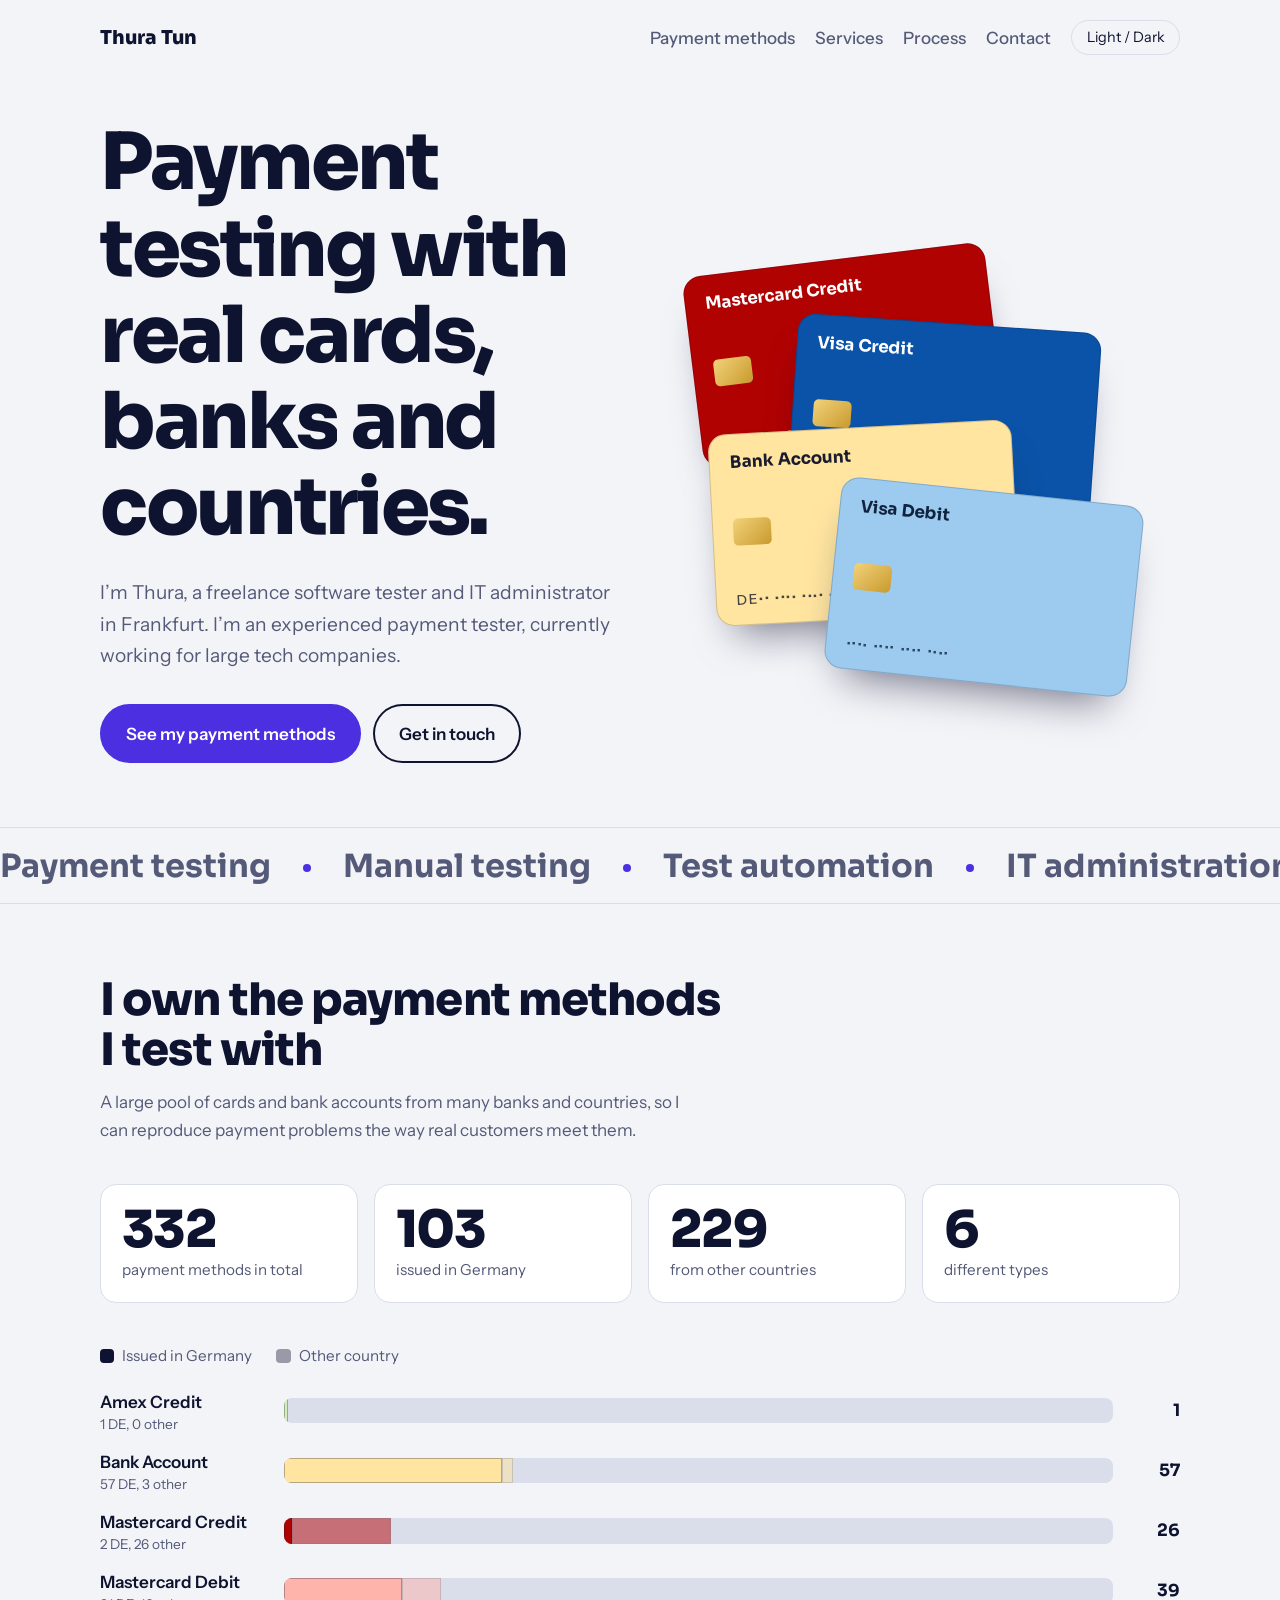
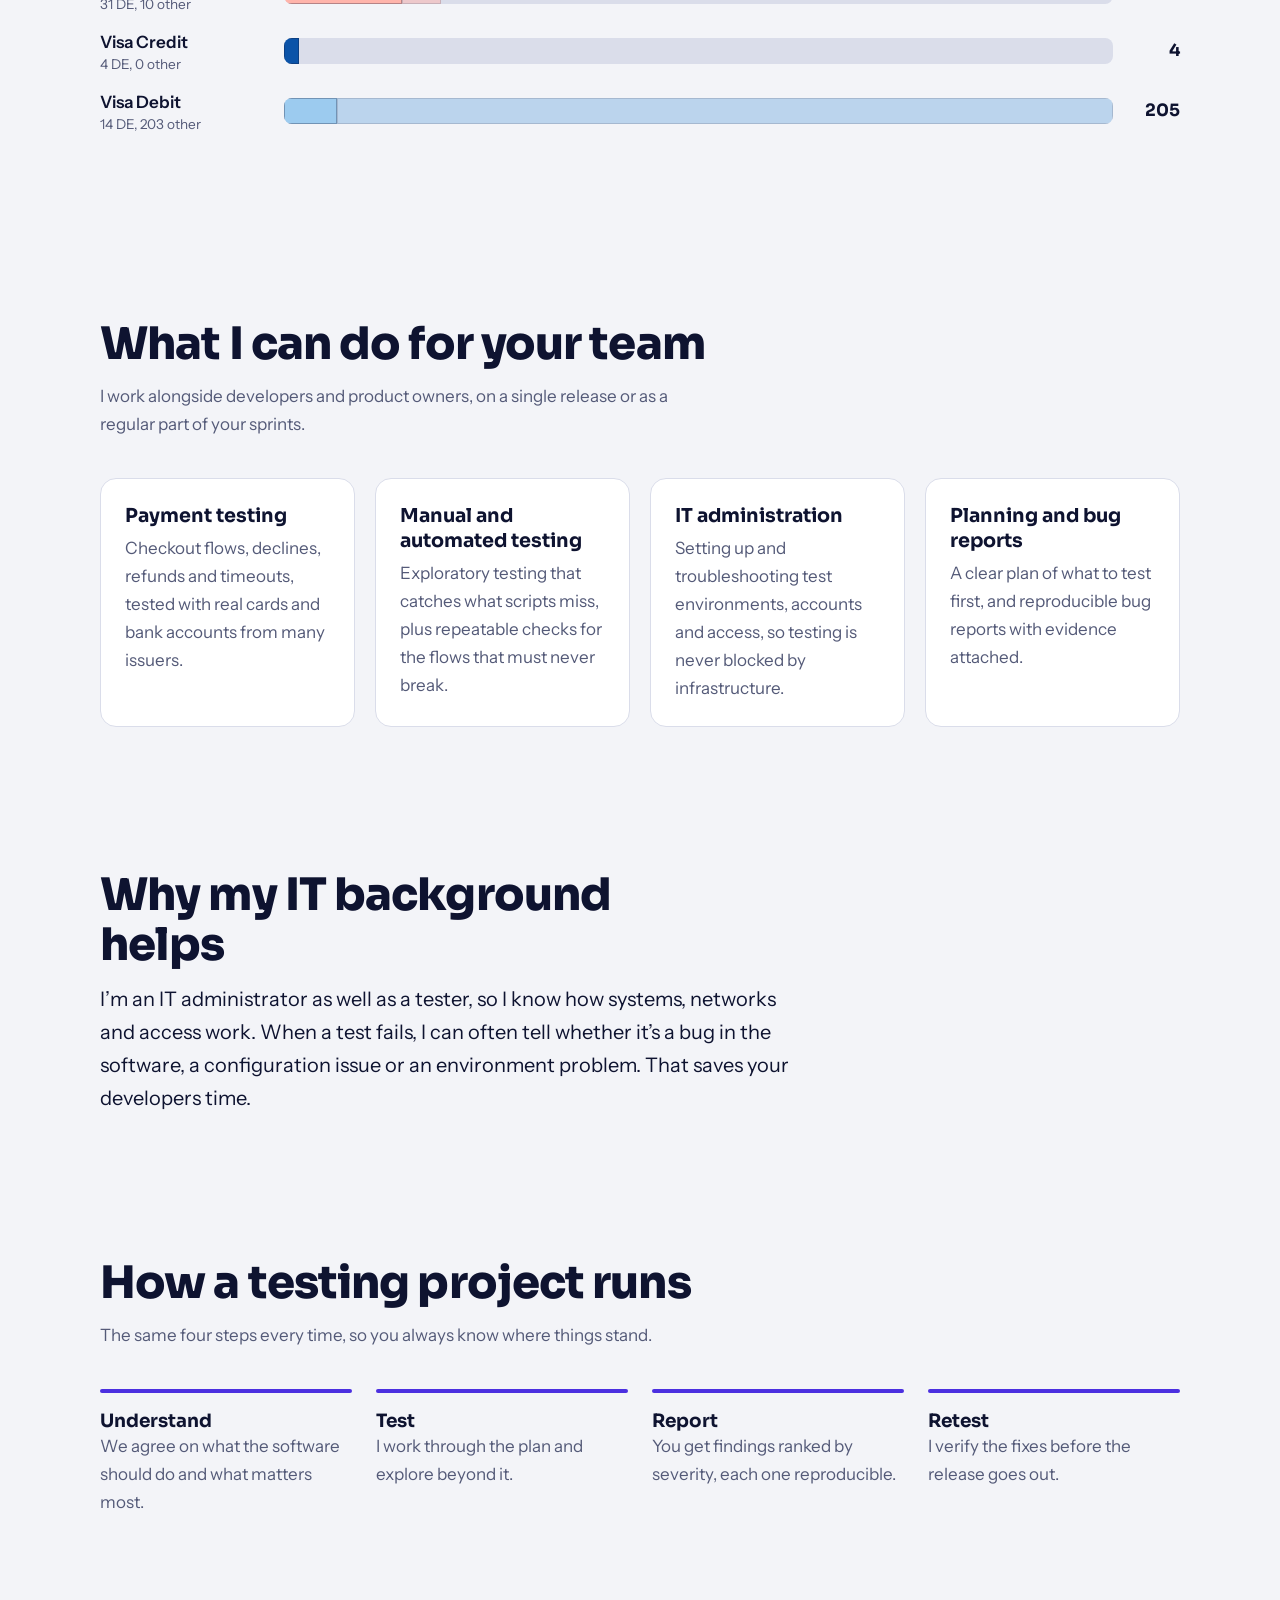
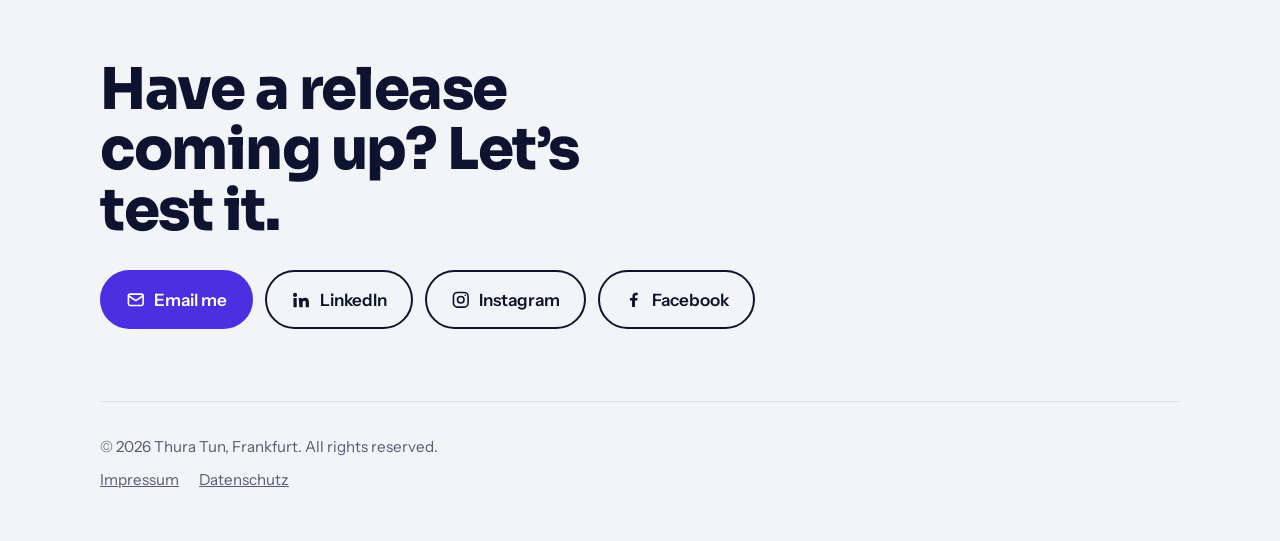
<file: portfolio-v2 (1).html>
<!DOCTYPE html>
<html lang="en">
<head>
<meta charset="utf-8">
<meta name="viewport" content="width=device-width, initial-scale=1, viewport-fit=cover">
<title>Thura Tun | Payment Tester and IT Administrator in Frankfurt</title>
<meta name="description" content="Freelance software tester and IT administrator in Frankfurt. Experienced payment tester with a large pool of real cards and bank accounts.">
<link rel="preconnect" href="https://fonts.googleapis.com">
<link rel="preconnect" href="https://fonts.gstatic.com" crossorigin>
<link href="https://fonts.googleapis.com/css2?family=Sora:wght@600;700;800&family=Instrument+Sans:wght@400;500;600&display=swap" rel="stylesheet">
<style>
:root{--bg:#F3F4F8;--surface:#FFFFFF;--ink:#0E1330;--muted:#545A78;--line:#DADDEA;--acc:#4B2FE0;--acc-ink:#FFFFFF;
--display:"Sora","Segoe UI",Arial,sans-serif;--body:"Instrument Sans","Segoe UI",Arial,sans-serif;
box-sizing:border-box;padding-top:env(safe-area-inset-top,0px);padding-bottom:env(safe-area-inset-bottom,0px)}
@media (prefers-color-scheme:dark){:root:not([data-theme="light"]){--bg:#0B1026;--surface:#151B3A;--ink:#ECEFFF;--muted:#9AA3CC;--line:#262E57;--acc:#9A86FF;--acc-ink:#0B1026;color-scheme:dark}}
:root[data-theme="dark"]{--bg:#0B1026;--surface:#151B3A;--ink:#ECEFFF;--muted:#9AA3CC;--line:#262E57;--acc:#9A86FF;--acc-ink:#0B1026;color-scheme:dark}
html{scroll-padding-top:env(safe-area-inset-top,0px);scroll-behavior:smooth}
*{box-sizing:border-box}
body{margin:0;background:var(--bg);color:var(--ink);font:400 1.0625rem/1.65 var(--body);overflow-x:hidden}
a{color:inherit}
a:focus-visible,button:focus-visible{outline:3px solid var(--acc);outline-offset:3px;border-radius:6px}
.wrap{max-width:70rem;margin:0 auto;padding:0 1.25rem}
#bar{position:fixed;top:env(safe-area-inset-top,0px);left:0;width:100%;height:3px;background:var(--acc);transform-origin:left;transform:scaleX(0);z-index:50}
.top{display:flex;justify-content:space-between;align-items:center;gap:1rem;flex-wrap:wrap;padding:1.25rem 0}
.logo{font:800 1.2rem var(--display);text-decoration:none}
nav{display:flex;gap:1.25rem;align-items:center;flex-wrap:wrap}
nav a{text-decoration:none;color:var(--muted);font-weight:500}
nav a:hover{color:var(--ink)}
#theme{font:inherit;font-size:.9rem;background:none;color:var(--ink);border:1.5px solid var(--line);border-radius:99px;padding:.3rem .9rem;cursor:pointer}
.btn{display:inline-block;padding:.85rem 1.5rem;border-radius:99px;font-weight:600;text-decoration:none;border:2px solid var(--ink);transition:transform .2s,background .2s}
.btn:hover{transform:translateY(-3px)}
.btn svg{width:1.15em;height:1.15em;vertical-align:-.2em;margin-right:.55rem}
.btn.primary{background:var(--acc);border-color:var(--acc);color:var(--acc-ink)}
.btns{display:flex;gap:.75rem;flex-wrap:wrap}
.hero{display:grid;grid-template-columns:1.05fr .95fr;gap:2rem;align-items:center;padding:3rem 0 4rem}
h1{font:800 clamp(2.5rem,6.4vw,4.9rem)/1.02 var(--display);letter-spacing:-.03em;margin:0 0 1.4rem}
.w{display:inline-block;overflow:hidden;vertical-align:top;padding-bottom:.08em}
.w>span{display:inline-block;animation:up .9s cubic-bezier(.2,.7,.2,1) backwards;animation-delay:calc(var(--i)*.07s + .1s)}
.lede{font-size:1.2rem;color:var(--muted);max-width:33rem;margin:0 0 2rem;animation:rise .8s ease .6s backwards}
.hero .btns{animation:rise .8s ease .8s backwards}
.stage{position:relative;height:25rem;--tx:0px;--ty:0px}
.pc{position:absolute;left:var(--l);top:var(--t);width:min(19rem,74%);aspect-ratio:1.586;border-radius:18px;padding:1.1rem 1.3rem;display:flex;flex-direction:column;justify-content:space-between;font:700 1.05rem var(--display);box-shadow:0 26px 40px -20px rgba(8,10,40,.55);outline:1px solid rgba(14,19,48,.18);outline-offset:-1px;transform:rotate(var(--r)) translate(calc(var(--tx)*var(--k)),calc(var(--ty)*var(--k)));transition:transform .3s ease-out;animation:deal .9s cubic-bezier(.2,.8,.2,1) backwards,float 6s ease-in-out infinite;animation-delay:calc(var(--i)*.16s + .3s),calc(var(--i)*-1.4s)}
.pc small{font:500 .85rem var(--body);letter-spacing:.12em;opacity:.8}
.chip{width:2.4rem;height:1.7rem;border-radius:5px;background:linear-gradient(135deg,#F2D27A,#C99A2E)}
@keyframes up{from{transform:translateY(110%)}}
@keyframes rise{from{opacity:0;transform:translateY(24px)}}
@keyframes deal{from{opacity:0;scale:.75}}
@keyframes float{50%{translate:0 -12px}}
@keyframes mq{to{transform:translateX(-50%)}}
.mq{overflow:hidden;border-block:1px solid var(--line);padding:1.1rem 0}
.mq-t{display:flex;width:max-content;animation:mq 30s linear infinite}
.mq span{font:700 clamp(1.3rem,3vw,2rem) var(--display);color:var(--muted);white-space:nowrap}
.mq span::after{content:"";display:inline-block;width:.5rem;height:.5rem;margin:0 2rem;border-radius:50%;background:var(--acc);vertical-align:middle}
section{padding:4.5rem 0}
h2.s{font:800 clamp(1.8rem,4vw,2.8rem)/1.1 var(--display);letter-spacing:-.02em;margin:0 0 .8rem;max-width:40rem}
.intro{color:var(--muted);max-width:38rem;margin:0 0 2.5rem}
.stats{display:grid;grid-template-columns:repeat(auto-fit,minmax(8rem,1fr));gap:1rem;margin-bottom:2.5rem}
.stat{background:var(--surface);border:1.5px solid var(--line);border-radius:16px;padding:1.2rem 1.3rem}
.stat b{display:block;font:800 clamp(2.2rem,5vw,3.2rem)/1 var(--display);letter-spacing:-.03em}
.stat span{color:var(--muted);font-size:.95rem}
.lg{display:flex;gap:1.5rem;flex-wrap:wrap;margin:0 0 1.2rem;color:var(--muted);font-size:.95rem}
.lg i{display:inline-block;width:.9rem;height:.9rem;border-radius:4px;background:var(--ink);margin-right:.5rem;vertical-align:-.1rem}
.lg i.o{opacity:.4}
.pm{display:grid;gap:.9rem}
.row{display:grid;grid-template-columns:10.5rem 1fr 3.2rem;align-items:center;gap:1rem}
.nm{font-weight:600}
.nm small{display:block;font-weight:400;color:var(--muted);font-size:.85rem;line-height:1.3}
.row>b{text-align:right;font-family:var(--display)}
.bar{display:flex;height:1.6rem;background:var(--line);border-radius:8px;overflow:hidden}
.seg{height:100%;width:0;background:var(--c);outline:1px solid color-mix(in srgb,var(--ink) 30%,transparent);outline-offset:-1px;transition:width 1.2s cubic-bezier(.2,.7,.2,1);transition-delay:var(--d,0s)}
.seg.ot{opacity:.5}
.row.in .seg{width:var(--w)}
.src{color:var(--muted);font-size:.9rem;margin:1.2rem 0 0;min-height:1.4rem}
.cards{display:grid;grid-template-columns:repeat(auto-fit,minmax(15rem,1fr));gap:1.25rem}
.sv{background:var(--surface);border:1.5px solid var(--line);border-radius:16px;padding:1.5rem}
.sv h3{font:700 1.2rem var(--display);margin:0 0 .4rem}
.sv p{margin:0;color:var(--muted)}
.split p{font-size:1.25rem;max-width:44rem;margin:0}
.steps{list-style:none;margin:0;padding:0;display:grid;grid-template-columns:repeat(auto-fit,minmax(13rem,1fr));gap:1.5rem}
.steps li::before{content:"";display:block;height:4px;width:0;background:var(--acc);border-radius:4px;margin-bottom:1rem;transition:width 1s ease .2s}
.steps li.in::before{width:100%}
.steps b{display:block;font:700 1.15rem var(--display)}
.steps span{color:var(--muted)}
.contact h2{font:800 clamp(2rem,5vw,3.6rem)/1.05 var(--display);letter-spacing:-.025em;margin:0 0 1.8rem;max-width:36rem}
footer{border-top:1px solid var(--line);padding:2rem 0 3rem;color:var(--muted);font-size:.95rem}
.links{display:flex;gap:1.25rem;flex-wrap:wrap;margin-top:.5rem}
.legal{display:none;background:var(--surface);border:1.5px solid var(--line);border-radius:12px;padding:1.5rem;margin-top:2rem;max-width:44rem}
.legal:target{display:block}
.legal h2{font:700 1.3rem var(--display);margin:0 0 .6rem}
.legal h3{font:700 1rem var(--display);margin:1.1rem 0 .3rem}
.legal p{margin:.3rem 0;font-size:.95rem}
.js .rv{opacity:0;transform:translateY(26px);transition:opacity .7s ease,transform .7s ease,translate .25s,border-color .25s}
.js .rv.in{opacity:1;transform:none}
.sv:hover{translate:0 -5px;border-color:var(--acc)}
@media (max-width:52rem){.hero{grid-template-columns:1fr;padding-top:1.5rem}.stage{height:26rem}.pc{width:min(17rem,68%)}.row{grid-template-columns:1fr auto;grid-template-areas:"n t" "b b";gap:.35rem .75rem}.nm{grid-area:n}.bar{grid-area:b}.row>b{grid-area:t;font-size:1.3rem}section{padding:3rem 0}.pm{gap:1.3rem}}
@media (prefers-reduced-motion:reduce){*,*::before{animation:none!important;transition:none!important}html{scroll-behavior:auto}#bar{display:none}}
</style>
<script>document.documentElement.className+=' js'</script>
</head>
<body>
<div id="bar" aria-hidden="true"></div>
<div class="wrap">
  <header class="top">
    <a class="logo" href="#top">Thura Tun</a>
    <nav aria-label="Main">
      <a href="#payments">Payment methods</a><a href="#services">Services</a><a href="#process">Process</a><a href="#contact">Contact</a>
      <button id="theme" type="button">Light / Dark</button>
    </nav>
  </header>

  <main id="top">
    <div class="hero">
      <div>
        <h1>Payment testing with real cards, banks and countries.</h1>
        <p class="lede">I’m Thura, a freelance software tester and IT administrator in Frankfurt. I’m an experienced payment tester, currently working for large tech companies.</p>
        <div class="btns"><a class="btn primary" href="#payments">See my payment methods</a><a class="btn" href="#contact">Get in touch</a></div>
      </div>
      <div class="stage" aria-hidden="true">
        <div class="pc" style="--i:0;--l:2%;--t:4%;--r:-7deg;--k:.5;background:#B10202;color:#fff"><span>Mastercard Credit</span><i class="chip"></i><small>•••• •••• •••• ••••</small></div>
        <div class="pc" style="--i:1;--l:22%;--t:20%;--r:4deg;--k:1;background:#0B53A8;color:#fff"><span>Visa Credit</span><i class="chip"></i><small>•••• •••• •••• ••••</small></div>
        <div class="pc" style="--i:2;--l:6%;--t:46%;--r:-3deg;--k:1.5;background:#FFE5A0;color:#1B1B2F"><span>Bank Account</span><i class="chip"></i><small>DE•• •••• •••• ••••</small></div>
        <div class="pc" style="--i:3;--l:30%;--t:62%;--r:6deg;--k:2;background:#9CCBEF;color:#10243F"><span>Visa Debit</span><i class="chip"></i><small>•••• •••• •••• ••••</small></div>
      </div>
    </div>
  </main>
</div>

<div class="mq" aria-hidden="true"><div class="mq-t">
  <div style="display:flex"><span>Payment testing</span><span>Manual testing</span><span>Test automation</span><span>IT administration</span><span>Bug reports</span><span>Test planning</span></div>
  <div style="display:flex"><span>Payment testing</span><span>Manual testing</span><span>Test automation</span><span>IT administration</span><span>Bug reports</span><span>Test planning</span></div>
</div></div>

<div class="wrap">
  <section id="payments">
    <h2 class="s">I own the payment methods I test with</h2>
    <p class="intro">A large pool of cards and bank accounts from many banks and countries, so I can reproduce payment problems the way real customers meet them.</p>
    <div class="stats" id="stats"></div>
    <div class="lg"><span><i></i>Issued in Germany</span><span><i class="o"></i>Other country</span></div>
    <div class="pm" id="pm"></div>
    <p class="src" id="src"></p>
  </section>

  <section id="services">
    <h2 class="s">What I can do for your team</h2>
    <p class="intro">I work alongside developers and product owners, on a single release or as a regular part of your sprints.</p>
    <div class="cards">
      <div class="sv"><h3>Payment testing</h3><p>Checkout flows, declines, refunds and timeouts, tested with real cards and bank accounts from many issuers.</p></div>
      <div class="sv"><h3>Manual and automated testing</h3><p>Exploratory testing that catches what scripts miss, plus repeatable checks for the flows that must never break.</p></div>
      <div class="sv"><h3>IT administration</h3><p>Setting up and troubleshooting test environments, accounts and access, so testing is never blocked by infrastructure.</p></div>
      <div class="sv"><h3>Planning and bug reports</h3><p>A clear plan of what to test first, and reproducible bug reports with evidence attached.</p></div>
    </div>
  </section>

  <section id="about" class="split">
    <h2 class="s">Why my IT background helps</h2>
    <p>I’m an IT administrator as well as a tester, so I know how systems, networks and access work. When a test fails, I can often tell whether it’s a bug in the software, a configuration issue or an environment problem. That saves your developers time.</p>
  </section>

  <section id="process">
    <h2 class="s">How a testing project runs</h2>
    <p class="intro">The same four steps every time, so you always know where things stand.</p>
    <ol class="steps">
      <li><b>Understand</b><span>We agree on what the software should do and what matters most.</span></li>
      <li><b>Test</b><span>I work through the plan and explore beyond it.</span></li>
      <li><b>Report</b><span>You get findings ranked by severity, each one reproducible.</span></li>
      <li><b>Retest</b><span>I verify the fixes before the release goes out.</span></li>
    </ol>
  </section>

  <section id="contact" class="contact">
    <h2>Have a release coming up? Let’s test it.</h2>
    <div class="btns"><a class="btn primary" href="mailto:your-email@example.de"><svg viewBox="0 0 24 24" fill="none" stroke="currentColor" stroke-width="2" stroke-linecap="round" stroke-linejoin="round" aria-hidden="true"><rect x="3" y="5" width="18" height="14" rx="2"/><path d="m3 7 9 6 9-6"/></svg>Email me</a><a class="btn" href="https://www.linkedin.com/in/tunthura/" rel="noopener"><svg viewBox="0 0 24 24" fill="currentColor" aria-hidden="true"><path d="M4.98 3.5a2.5 2.5 0 1 1 0 5 2.5 2.5 0 0 1 0-5zM3 9.75h4v11.5H3zM9.5 9.75h3.8v1.6h.05c.55-1 1.9-1.95 3.85-1.95 4.05 0 4.8 2.65 4.8 6.1v5.75h-4v-5.1c0-1.2 0-2.8-1.7-2.8s-2 1.35-2 2.7v5.2h-4z"/></svg>LinkedIn</a><a class="btn" href="https://www.instagram.com/thura.trt/" rel="noopener"><svg viewBox="0 0 24 24" fill="none" stroke="currentColor" stroke-width="2" aria-hidden="true"><rect x="3" y="3" width="18" height="18" rx="5"/><circle cx="12" cy="12" r="4"/><circle cx="17.5" cy="6.5" r="1" fill="currentColor" stroke="none"/></svg>Instagram</a><a class="btn" href="https://www.facebook.com/trt999" rel="noopener"><svg viewBox="0 0 24 24" fill="currentColor" aria-hidden="true"><path d="M13.5 21v-8h2.7l.5-3.2h-3.2V7.9c0-.9.4-1.6 1.7-1.6h1.6V3.4c-.3 0-1.3-.1-2.4-.1-2.4 0-4 1.5-4 4.1v2.4H7.3V13h2.6v8z"/></svg>Facebook</a></div>
  </section>

  <footer>
    <div>© 2026 Thura Tun, Frankfurt. All rights reserved.</div>
    <div class="links"><a href="#impressum">Impressum</a><a href="#datenschutz">Datenschutz</a></div>
    <div class="legal" id="impressum">
      <h2>Impressum</h2>
      <p><a href="#top">Close</a></p>
      <p>Angaben gemäß § 5 DDG</p>
      <p>Thura Tun<br>[Straße und Hausnummer]<br>[PLZ] Frankfurt am Main</p>
      <h3>Kontakt</h3>
      <p>E-Mail: [your email]<br>Telefon: [optional]</p>
      <h3>Umsatzsteuer</h3>
      <p>[USt-IdNr. oder Hinweis auf Kleinunternehmerregelung, falls zutreffend]</p>
    </div>
    <div class="legal" id="datenschutz">
      <h2>Datenschutz</h2>
      <p><a href="#top">Close</a></p>
      <p>[Add your privacy policy here. A privacy policy generator can create a text that fits your setup, including the fonts and any Google services you use.]</p>
    </div>
  </footer>
</div>

<script>
(function(){
  /* To link your Google Sheet: File > Share > Publish to web > choose the tab with ONLY the summary
     (columns: Payment type, DE, Other Country, Total) > CSV > Publish, then paste the link between the quotes. */
  var SHEET_CSV_URL="";
  var FALLBACK=[["Amex Credit",1,0],["Bank Account",57,3],["Mastercard Credit",2,26],["Mastercard Debit",31,10],["Visa Credit",4,0],["Visa Debit",14,203]];
  var COLORS=[[/amex/i,"#D4EDBC"],[/bank/i,"#FFE5A0"],[/mastercard.*credit/i,"#B10202"],[/mastercard/i,"#FFB4AB"],[/visa.*credit/i,"#0B53A8"],[/visa/i,"#9CCBEF"]];
  var rm=matchMedia('(prefers-reduced-motion: reduce)').matches;
  var $=function(s){return Array.prototype.slice.call(document.querySelectorAll(s))};
  function col(n){for(var i=0;i<COLORS.length;i++)if(COLORS[i][0].test(n))return COLORS[i][1];return"#9A86FF"}
  function esc(s){return String(s).replace(/[&<>"]/g,function(c){return{"&":"&amp;","<":"&lt;",">":"&gt;",'"':"&quot;"}[c]})}
  function num(v){return parseInt(String(v||"").replace(/[^0-9]/g,""),10)||0}

  /* headline word animation */
  var h=$('.hero h1')[0];h.setAttribute('aria-label',h.textContent);
  h.innerHTML=h.textContent.trim().split(/\s+/).map(function(w,i){return'<span class="w" aria-hidden="true"><span style="--i:'+i+'">'+esc(w)+'</span></span>'}).join(' ');

  /* theme toggle */
  var root=document.documentElement;
  document.getElementById('theme').onclick=function(){
    var dark=root.dataset.theme?root.dataset.theme==='dark':matchMedia('(prefers-color-scheme: dark)').matches;
    root.dataset.theme=dark?'light':'dark';
  };

  /* reveal on scroll */
  function count(el){
    var to=+el.dataset.to,s=null;
    if(rm){el.textContent=to;return}
    (function f(t){s=s||t;var p=Math.min(1,(t-s)/1200);el.textContent=Math.round(to*(1-Math.pow(1-p,3)));if(p<1)requestAnimationFrame(f)})(performance.now());
  }
  var io=new IntersectionObserver(function(es){es.forEach(function(e){
    if(!e.isIntersecting)return;var el=e.target;io.unobserve(el);el.classList.add('in');
    if(el.classList.contains('cnt'))count(el);
  })},{threshold:.15});
  function watch(list,addRv){list.forEach(function(el,i){
    if(addRv&&!rm){el.classList.add('rv');el.style.transitionDelay=(i%5)*0.08+'s'}
    if(rm){el.classList.add('in');if(el.classList.contains('cnt'))count(el)}else io.observe(el);
  })}
  watch($('section h2.s, .intro, .sv, .split p, .steps li, .contact h2, .contact .btns'),true);

  /* payment overview */
  function render(d){
    var D=0,O=0,max=1;d.forEach(function(r){D+=r[1];O+=r[2];max=Math.max(max,r[1]+r[2])});
    $('#stats')[0].innerHTML=[[D+O,"payment methods in total"],[D,"issued in Germany"],[O,"from other countries"],[d.length,"different types"]]
      .map(function(s){return'<div class="stat"><b class="cnt" data-to="'+s[0]+'">0</b><span>'+s[1]+'</span></div>'}).join('');
    $('#pm')[0].innerHTML=d.map(function(r,i){
      return'<div class="row" style="--c:'+col(r[0])+';--d:'+(i*0.1)+'s"><span class="nm">'+esc(r[0])+'<small>'+r[1]+' DE, '+r[2]+' other</small></span><div class="bar"><i class="seg" style="--w:'+(r[1]/max*100)+'%"></i><i class="seg ot" style="--w:'+(r[2]/max*100)+'%"></i></div><b class="cnt" data-to="'+(r[1]+r[2])+'">0</b></div>';
    }).join('');
    watch($('.row, .cnt'),false);
  }
  function parseCSV(t){
    var rows=[],r=[],c="",q=false;
    for(var i=0;i<t.length;i++){var ch=t[i];
      if(q){if(ch=='"'){if(t[i+1]=='"'){c+='"';i++}else q=false}else c+=ch}
      else if(ch=='"')q=true;
      else if(ch==','){r.push(c);c=""}
      else if(ch=='\n'||ch=='\r'){if(ch=='\r'&&t[i+1]=='\n')i++;r.push(c);rows.push(r);r=[];c=""}
      else c+=ch}
    if(c!==""||r.length){r.push(c);rows.push(r)}
    return rows;
  }
  if(!SHEET_CSV_URL){render(FALLBACK)}
  else fetch(SHEET_CSV_URL).then(function(r){if(!r.ok)throw 0;return r.text()}).then(function(t){
    var d=parseCSV(t).slice(1).map(function(r){return[(r[0]||"").trim(),num(r[1]),num(r[2])]})
      .filter(function(r){return r[0]&&!/^total/i.test(r[0])&&r[1]+r[2]>0});
    if(!d.length)throw 0;render(d);document.getElementById('src').textContent="Live from my Google Sheet";
  }).catch(function(){render(FALLBACK)});

  /* card tilt and scroll progress */
  var st=$('.stage')[0],bar=document.getElementById('bar'),t=false;
  if(!rm){
    addEventListener('pointermove',function(e){
      st.style.setProperty('--tx',((e.clientX/innerWidth-.5)*2*18)+'px');
      st.style.setProperty('--ty',((e.clientY/innerHeight-.5)*2*14)+'px');
    },{passive:true});
    addEventListener('scroll',function(){
      if(t)return;t=true;
      requestAnimationFrame(function(){
        var m=document.documentElement.scrollHeight-innerHeight;
        bar.style.transform='scaleX('+(m>0?Math.min(1,scrollY/m):0)+')';t=false;
      });
    },{passive:true});
  }
})();
</script>
</body>
</html>
</file>
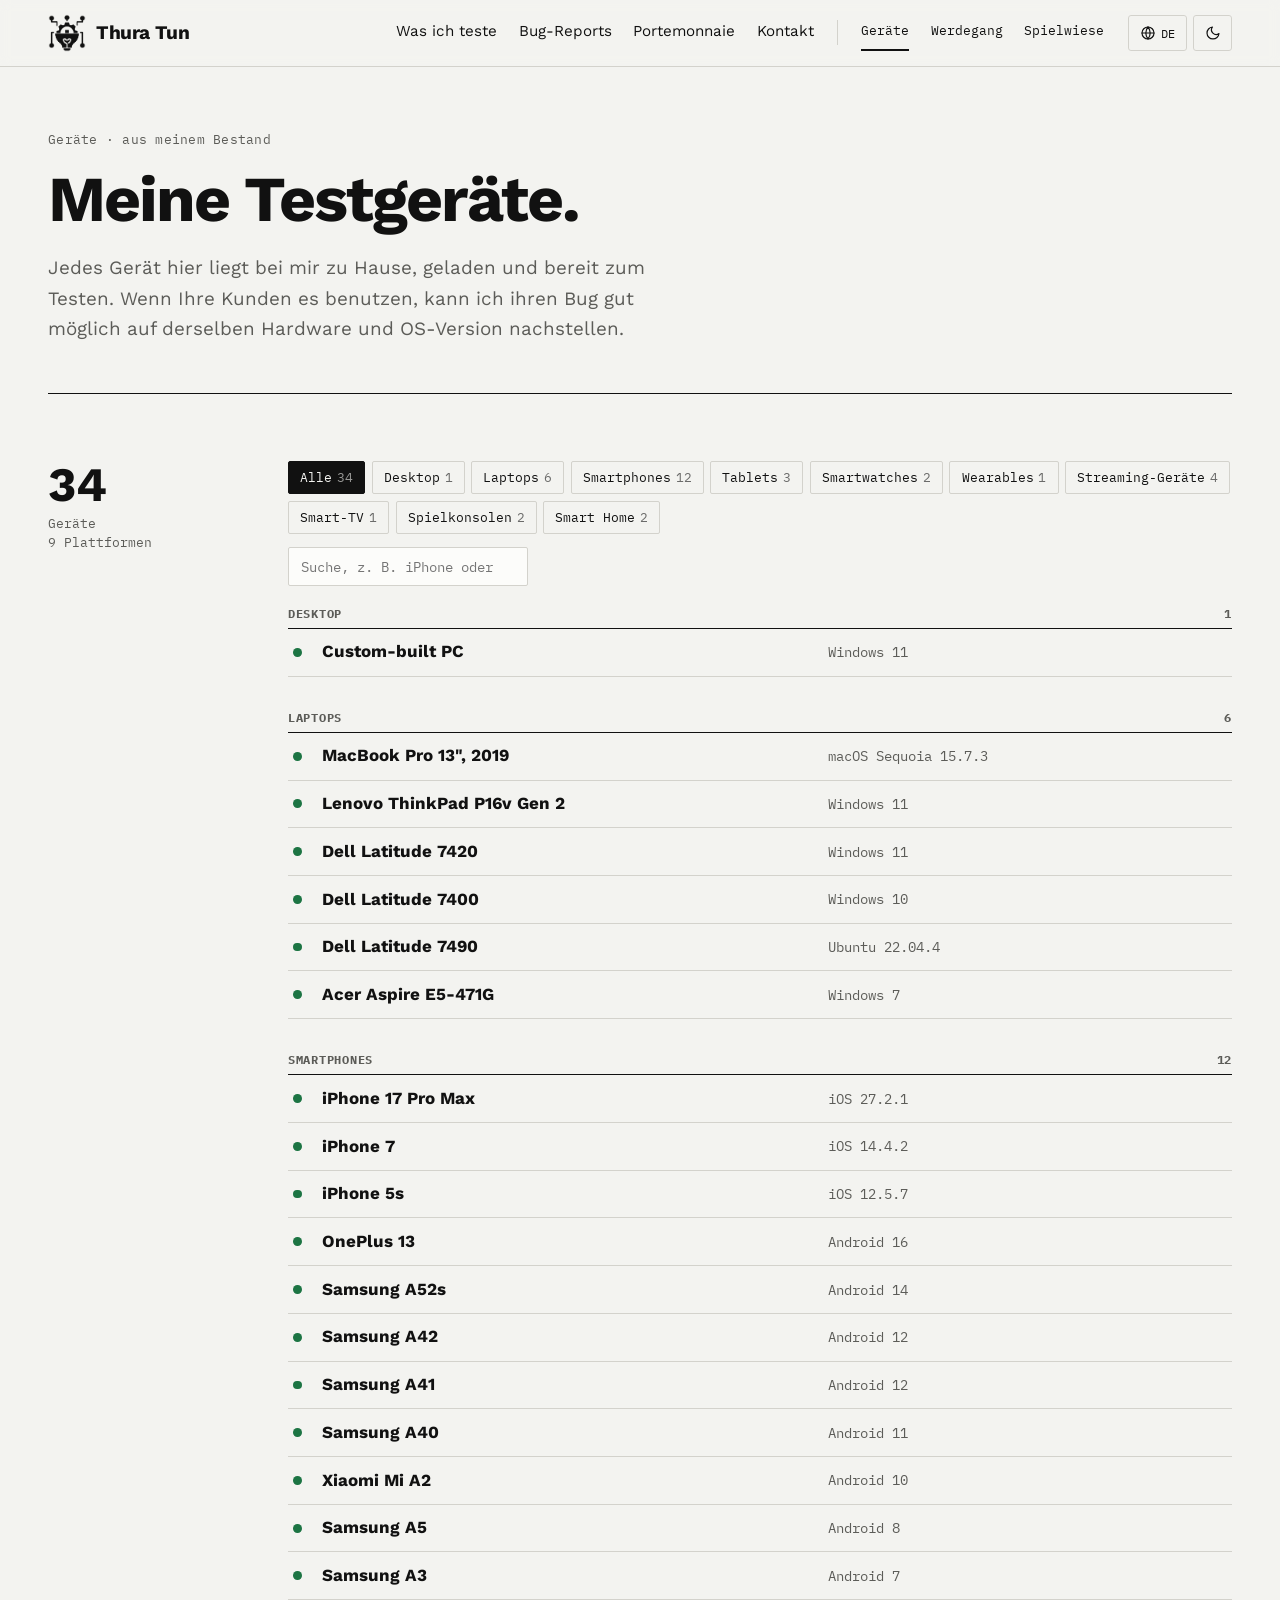
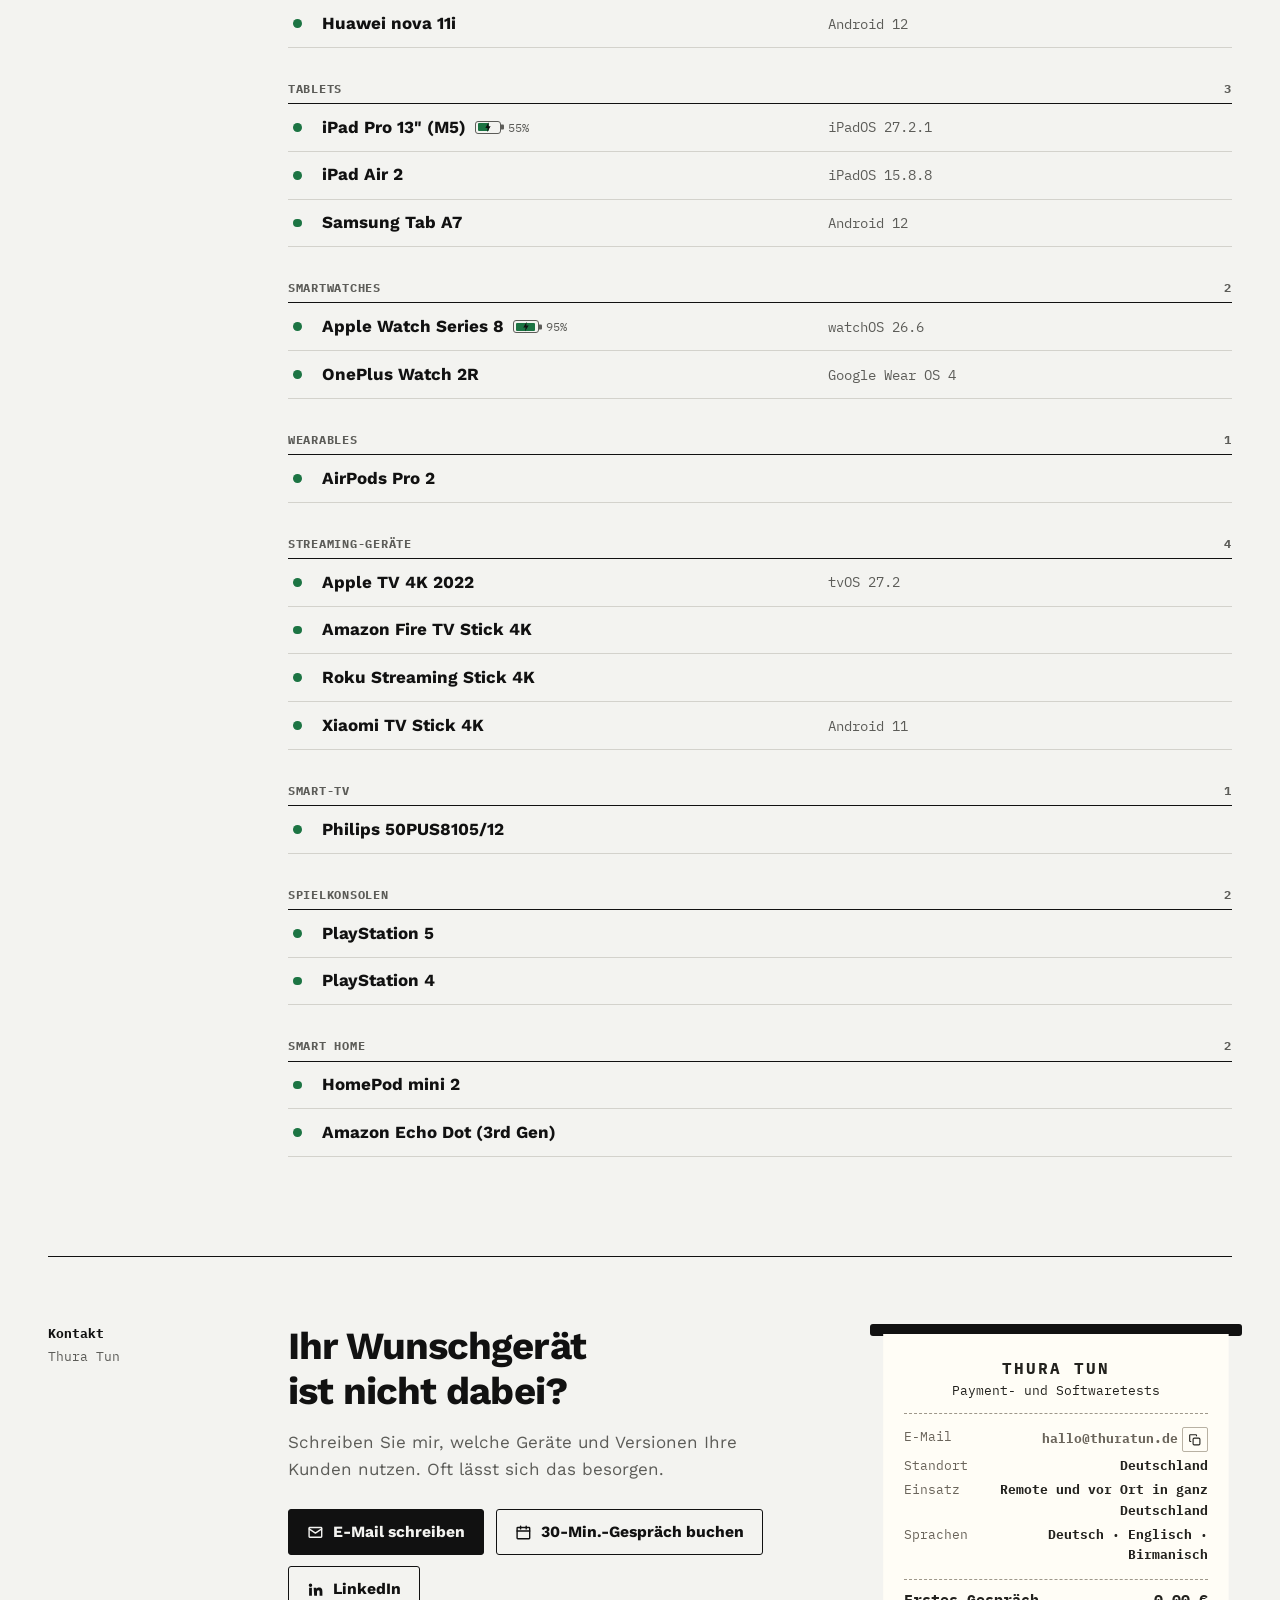
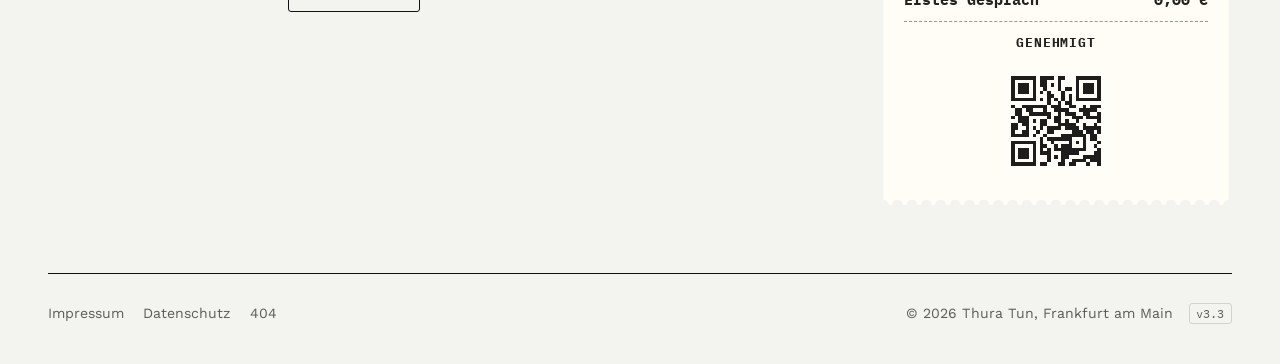
<file: de/devices.html>
<!DOCTYPE html>

<html lang="de">
<head>
<base href="../"/><meta charset="utf-8"/>
<meta content="width=device-width, initial-scale=1, viewport-fit=cover" name="viewport"/>
<title>Thura Tun | Testgeräte</title>
<meta content="Die Testgeräte von Thura Tun: Windows-, macOS- und Linux-Laptops, Android- und iOS-Handys von alt bis neu, Tablets, Konsolen, Streaming-Geräte und mehr." name="description"/>
<link href="https://thuratun.de/de/devices" rel="canonical"/>
<link href="https://thuratun.de/devices" hreflang="en" rel="alternate"/>
<link href="https://thuratun.de/de/devices" hreflang="de" rel="alternate"/>
<link href="https://thuratun.de/devices" hreflang="x-default" rel="alternate"/>
<meta content="#F3F3F0" media="(prefers-color-scheme: light)" name="theme-color"/>
<meta content="#0E0E0E" media="(prefers-color-scheme: dark)" name="theme-color"/>
<link href="[data-uri]" rel="icon" type="image/png"/>
<link href="[data-uri]" rel="apple-touch-icon"/>
<link as="font" crossorigin="" href="assets/fonts/WorkSans-Regular.woff" rel="preload" type="font/woff"/>
<link href="assets/fonts.css" rel="stylesheet"/>
<script data-website-id="a2760b34-6fcb-44bb-a17a-fbfdb37f8c8f" defer="" src="https://cloud.umami.is/script.js"></script>
<style>
:root{--mi:url([data-uri]);--mf:url([data-uri])}
.mk-i{--m:var(--mi)}.mk-f{--m:var(--mf)}
:root{
  --bg:#F3F3F0;--paper:#FCFCFA;--ink:#111111;--muted:#5C5C58;--line:#D3D2CC;--line2:#E6E5E0;
  --hi:#8FD3F7;--acc:#0279B8;--ok:#1C7443;--bad:#B8392C;--warn:#A86B00;
  --serif:"Young Serif",Georgia,"Times New Roman",serif;
  --sans:"Work Sans","Segoe UI",system-ui,-apple-system,Arial,sans-serif;
  --mono:"IBM Plex Mono",ui-monospace,"Cascadia Mono",Consolas,monospace;
  --w:74rem;color-scheme:light
}
@media (prefers-color-scheme:dark){:root:not([data-theme="light"]){--bg:#0E0E0E;--paper:#181818;--ink:#EDEDEA;--muted:#A2A29E;--line:#343432;--line2:#242423;--hi:#38BDF8;--acc:#38BDF8;--ok:#69C28F;--bad:#EE7E6E;--warn:#E3A93F;color-scheme:dark}}
:root[data-theme="dark"]{--bg:#0E0E0E;--paper:#181818;--ink:#EDEDEA;--muted:#A2A29E;--line:#343432;--line2:#242423;--hi:#38BDF8;--acc:#38BDF8;--ok:#69C28F;--bad:#EE7E6E;--warn:#E3A93F;color-scheme:dark}
*,*::before,*::after{box-sizing:border-box}
html{-webkit-text-size-adjust:100%;scroll-padding-top:5.5rem}
body{margin:0;background:var(--bg);color:var(--ink);font:400 1.0625rem/1.62 var(--sans);-webkit-font-smoothing:antialiased;text-rendering:optimizeLegibility}
:root[lang="my"] body{font-family:var(--sans),"Myanmar Text","Noto Sans Myanmar","Padauk",sans-serif;line-height:1.9}
img,svg{display:block;max-width:100%}
a{color:inherit;text-decoration-thickness:1px;text-underline-offset:.2em}
a:hover{text-decoration-color:var(--acc);text-decoration-thickness:2px}
:focus-visible{outline:2px solid var(--ink);outline-offset:3px}
button{font:inherit;color:inherit}
::selection{background:var(--hi);color:#111}
.w{width:min(100% - 2.5rem,var(--w));margin-inline:auto}
.sr{position:absolute;width:1px;height:1px;overflow:hidden;clip:rect(0 0 0 0);white-space:nowrap}
.mono{font-family:var(--mono)}

/* type */
h1,h2,h3{font-weight:400;margin:0;text-wrap:balance}
h1{font:700 clamp(2.3rem,5.2vw,4rem)/1.06 var(--sans);letter-spacing:-.03em}
h2{font:700 clamp(1.65rem,3.2vw,2.4rem)/1.15 var(--sans);letter-spacing:-.025em}
h3{font:700 1.08rem/1.35 var(--sans)}
:root[lang="my"] h1,:root[lang="my"] h2{font-family:var(--sans),"Myanmar Text","Noto Sans Myanmar",serif;line-height:1.45}
p{margin:0 0 1rem}
.lead{font-size:1.18rem;color:var(--muted);max-width:38rem}
.kick{font:500 .8rem/1.4 var(--mono);color:var(--muted);letter-spacing:.02em;margin:0 0 1.1rem}
/* highlight: magnetic stripe, swiped in from the left like a card */
.mark{background:linear-gradient(var(--ink),var(--ink)) no-repeat 0 0/0% 100%;padding:0 .14em;margin:0 .02em;-webkit-box-decoration-break:clone;box-decoration-break:clone;transition:background-size .7s cubic-bezier(.7,0,.2,1) .3s,color .2s linear .62s}
.mark.on,html:not(.js) .mark{background-size:100% 100%;color:var(--bg)}
.mark.done{transition:none}

/* header */
.hd{position:sticky;top:0;z-index:40;background:color-mix(in srgb,var(--bg) 92%,transparent);backdrop-filter:blur(6px);-webkit-backdrop-filter:blur(6px);border-bottom:1px solid var(--line)}
.hd-in{display:flex;align-items:center;gap:1.5rem;min-height:4.1rem}
.wm{display:flex;align-items:center;gap:.6rem;text-decoration:none;white-space:nowrap}
.mk{display:inline-block;background:currentColor;-webkit-mask:var(--m) center/contain no-repeat;mask:var(--m) center/contain no-repeat;flex:none}
.mk-i{width:2.4rem;height:2.4rem;transition:transform .35s cubic-bezier(.3,1.5,.5,1)}
.wm:hover .mk-i{transform:rotate(-10deg)}
.mk-f{width:4.6rem;height:5.5rem}
.wm-n{font:700 1.2rem var(--sans);letter-spacing:-.02em}
.wm-s{font:500 .74rem var(--mono);color:var(--muted);align-self:flex-end;margin-bottom:.3rem}
.nv{display:flex;gap:1.35rem;margin-left:auto}
.nv a{font-size:.95rem;text-decoration:none;padding:.3rem 0;border-bottom:2px solid transparent;white-space:nowrap}
.nv a:hover{border-bottom-color:var(--hi)}
.nv .pg{position:relative}
.nv .sep{width:1px;align-self:stretch;margin:.35rem .1rem;background:var(--line)}
.nv .pg{font-family:var(--mono);font-size:.84rem;padding-top:.35rem}
.nv a.act,.nv a[aria-current="page"]{border-bottom-color:var(--ink)}
.tl{display:flex;gap:.4rem;align-items:center}
.tb{display:inline-flex;align-items:center;gap:.35rem;height:2.25rem;padding:0 .65rem;border:1px solid var(--line);background:none;border-radius:3px;cursor:pointer;font:500 .78rem var(--mono)}
.tb:hover{border-color:var(--ink)}
.tb svg{width:1rem;height:1rem}
#theme .sun{display:none}
:root[data-theme="dark"] #theme .sun{display:block}:root[data-theme="dark"] #theme .moon{display:none}
@media (prefers-color-scheme:dark){:root:not([data-theme="light"]) #theme .sun{display:block}:root:not([data-theme="light"]) #theme .moon{display:none}}
.mb{display:none}
.lsel{position:relative}
.lmenu{position:absolute;right:0;top:calc(100% + .4rem);min-width:9.5rem;background:var(--paper);border:1px solid var(--ink);padding:.3rem;z-index:50;box-shadow:4px 4px 0 var(--line)}
.lmenu[hidden]{display:none}
.lmenu button{display:flex;width:100%;justify-content:space-between;background:none;border:0;padding:.5rem .6rem;cursor:pointer;text-align:left;font-size:.95rem}
.lmenu button:hover{background:var(--line2)}
.lmenu button.on::after{content:"●";font-size:.6rem;align-self:center}
@media (max-width:62rem){
  .wm-s{display:none}
  .mb{display:inline-flex}
  .nv{position:absolute;left:0;right:0;top:100%;display:none;flex-direction:column;gap:0;background:var(--bg);border-bottom:1px solid var(--ink);padding:.5rem 1.25rem 1rem}
  .hd.open .nv{display:flex}
  .nv a{padding:.75rem 0;border-bottom:1px solid var(--line2);font-size:1.05rem}
  .nv .sep{height:1px;width:auto;margin:.6rem 0;background:var(--ink)}
  .nv .pg{font-size:.95rem;padding-top:.75rem}
  .nv a.act,.nv a[aria-current="page"]{border-bottom-color:var(--line2);font-weight:600}
  .tl{margin-left:auto}
}

/* buttons */
.btns{display:flex;flex-wrap:wrap;gap:.7rem}
.btn{display:inline-flex;align-items:center;gap:.55rem;padding:.78rem 1.15rem;border:1.5px solid var(--ink);border-radius:3px;background:transparent;font:600 .98rem/1.2 var(--sans);text-decoration:none;cursor:pointer;transition:transform .15s,box-shadow .15s}
.btn svg{width:1.05rem;height:1.05rem;flex:none}
.btn.primary{background:var(--ink);color:var(--bg)}
.btn:hover{transform:translate(-2px,-2px);box-shadow:3px 3px 0 var(--acc);text-decoration:none}
.btn:active{transform:none;box-shadow:none}

/* ledger sections: label column + content column */
.sec{display:grid;grid-template-columns:12.5rem minmax(0,1fr);gap:2.5rem;padding:4.2rem 0;border-top:1.5px solid var(--ink)}
.sec-l{font:500 .8rem/1.5 var(--mono);color:var(--muted)}
.sec-l b{display:block;color:var(--ink);font-weight:700;margin-bottom:.2rem}
.sec-l span{display:block}
.sec-l>div{position:sticky;top:6rem}
.sec h2{max-width:40rem;margin-bottom:1rem}
.sec .lead{margin-bottom:2rem}
@media (max-width:52rem){.sec{grid-template-columns:1fr;gap:1rem;padding:3rem 0}.sec-l>div{position:static;display:flex;gap:.8rem;flex-wrap:wrap}.sec-l b{margin:0}}

/* tags */
.tag{display:inline-block;font:600 .7rem/1 var(--mono);text-transform:uppercase;letter-spacing:.04em;padding:.32rem .45rem;border:1px solid currentColor;border-radius:2px;white-space:nowrap}
.tag.crit{color:var(--bad)}.tag.high{color:var(--warn)}

/* chips used as filters */
.flt{display:flex;flex-wrap:wrap;gap:.4rem;margin:0 0 1.4rem}
.flt button{font:500 .8rem var(--mono);padding:.45rem .7rem;border:1px solid var(--line);background:none;border-radius:2px;cursor:pointer}
.flt button:hover{border-color:var(--ink)}
.flt button[aria-pressed="true"]{background:var(--ink);color:var(--bg);border-color:var(--ink)}
.flt button i{font-style:normal;opacity:.6;margin-left:.3rem}

/* receipt (contact) */
.ct{display:grid;grid-template-columns:minmax(0,1fr) 22rem;gap:3rem;align-items:start}
.ct h2{margin-bottom:1rem}
.ct p{color:var(--muted);max-width:32rem;margin-bottom:1.6rem}
.rw{position:relative;padding-top:.6rem}
.rw::before{content:"";position:absolute;left:-.6rem;right:-.6rem;top:0;height:.7rem;background:var(--ink);border-radius:3px}
.rc{position:relative;background:#FFFDF6;color:#23221E;font:400 .82rem/1.55 var(--mono);padding:1.4rem 1.3rem 1.5rem;margin:0 .2rem;box-shadow:0 18px 30px -24px rgba(0,0,0,.6);-webkit-mask:linear-gradient(#000 0 0) top/100% calc(100% - .55rem) no-repeat,radial-gradient(circle at 50% 100%,transparent .32rem,#000 .34rem) bottom/.9rem .56rem repeat-x;mask:linear-gradient(#000 0 0) top/100% calc(100% - .55rem) no-repeat,radial-gradient(circle at 50% 100%,transparent .32rem,#000 .34rem) bottom/.9rem .56rem repeat-x;transform-origin:top;padding-bottom:2rem}
.rc.rc-print{animation:feed 1.6s steps(14,end) both}
@keyframes feed{from{clip-path:inset(0 0 100% 0)}to{clip-path:inset(0 0 0 0)}}
.rc-h{text-align:center;border-bottom:1px dashed #9E978A;padding-bottom:.7rem;margin-bottom:.7rem}
.rc-h b{display:block;font-size:1rem;letter-spacing:.12em}
.rc-l{display:flex;justify-content:space-between;gap:1rem;padding:.12rem 0}
.rc-l span{color:#6A645A;flex:none}
.rc-l b{font-weight:700;text-align:right}
.rc-t{display:flex;justify-content:space-between;border-top:1px dashed #9E978A;border-bottom:1px dashed #9E978A;margin:.7rem 0;padding:.55rem 0;font-weight:700;font-size:.95rem}
.rc-ok{text-align:center;font-weight:700;letter-spacing:.06em}
.rc-em{display:flex;align-items:center;gap:.3rem;min-width:0}
.rc-em a{font-weight:700;text-decoration:none;overflow-wrap:anywhere}
.rc-cp{display:inline-grid;place-items:center;border:1px solid #B8B1A3;background:none;border-radius:2px;width:1.6rem;height:1.6rem;cursor:pointer;color:#23221E;flex:none;padding:0}
.rc-cp svg{width:.85rem;height:.85rem}
.rc-cp.ok{width:auto;padding:0 .35rem;gap:.2rem;display:inline-flex;align-items:center;font-size:.7rem}
.rc-qr{display:flex;justify-content:center;margin-top:1rem}
.rc-qr svg{width:6.5rem;height:6.5rem}
@media (max-width:52rem){.ct{grid-template-columns:1fr}.rw{max-width:22rem}}
@media (max-width:40rem){.ct .btns{flex-wrap:nowrap;gap:.45rem}.ct .btn{flex:1 1 auto;justify-content:center;padding:.72rem .6rem;font-size:.9rem;gap:.4rem}}

/* footer */
.ft{border-top:1.5px solid var(--ink);padding:1.8rem 0 2.4rem;display:flex;flex-wrap:wrap;justify-content:space-between;align-items:center;gap:1.2rem;font-size:.88rem;color:var(--muted)}
.ft-l{display:flex;align-items:center;gap:1rem;margin-left:auto}
.ft-l .mk{color:var(--ink)}
.ft nav{display:flex;flex-wrap:wrap;align-items:center;gap:1.2rem}
.ft a{text-decoration:none}
.ft a:hover{text-decoration:underline;text-decoration-color:var(--hi);text-decoration-thickness:3px}

/* plain page heads (legal, play, devices, it) */
.ph{padding:4rem 0 3rem}
.ph h1{max-width:52rem;margin-bottom:1.2rem}
.back{display:inline-flex;align-items:center;gap:.4rem;font:500 .8rem var(--mono);color:var(--muted);text-decoration:none;margin-bottom:1.6rem}
.back:hover{color:var(--ink)}
.back svg{width:.95rem;height:.95rem}

@media (prefers-reduced-motion:reduce){*,*::before,*::after{animation-duration:.01ms!important;animation-delay:0s!important;animation-iteration-count:1!important;transition-duration:.01ms!important;transition-delay:0s!important}}
@media print{.hd,.tl,.ft nav{display:none}}

.ver{font:500 .72rem/1 var(--mono);color:var(--muted);border:1px solid var(--line);border-radius:3px;padding:.22rem .42rem}
@media (max-width:40rem){.ft-l{margin-left:0}}.ph .lead{margin-bottom:0}
.dv-bar{display:flex;flex-wrap:wrap;gap:.8rem 1.2rem;align-items:flex-start;justify-content:space-between;margin-bottom:1.2rem}
.dv-bar .flt{margin:0}
.dv-q input{font:500 .9rem var(--mono);padding:.55rem .75rem;border:1px solid var(--line);background:var(--paper);color:var(--ink);border-radius:2px;width:15rem;max-width:100%}
.dv-q input:focus{outline:2px solid var(--ink);outline-offset:1px}
#dCount{font:700 3rem/1 var(--sans);margin-bottom:.3rem}
.dl-g{margin-bottom:2rem}
.dl-g h2{font:600 .78rem var(--mono);text-transform:uppercase;letter-spacing:.06em;color:var(--muted);display:flex;justify-content:space-between;border-bottom:1.5px solid var(--ink);padding-bottom:.45rem;margin:0}
.dl-r{display:grid;grid-template-columns:1.2rem minmax(0,1.4fr) minmax(0,1fr) auto;gap:.9rem;align-items:center;padding:.6rem 0;border-bottom:1px solid var(--line)}
.dl-r .nm{font-weight:600}
.dl-r .os{font:500 .86rem var(--mono);color:var(--muted)}
.dl-r .x2{font:600 .72rem var(--mono);border:1px solid var(--line);padding:.15rem .35rem;border-radius:2px;color:var(--muted)}
/* status light: devices "connect" one after another when the list appears */
.led{width:.55rem;height:.55rem;border-radius:50%;background:var(--line);justify-self:center}
.js .dl-r .led{animation:boot .5s steps(3,end) forwards;animation-delay:calc(var(--i)*55ms + .2s)}
@keyframes boot{0%{background:var(--line)}40%{background:var(--warn)}100%{background:var(--ok)}}
.dl-r .st{display:none}
.dv-none{color:var(--muted);font-style:italic}
@media (max-width:40rem){.dl-r{grid-template-columns:1rem minmax(0,1fr) auto;gap:.2rem .7rem}.dl-r .os{grid-column:2;grid-row:2}.dl-r .x2{grid-column:3;grid-row:1}}
.dl-g h2{max-width:none}
.dl-r{grid-template-columns:1.2rem minmax(0,1.4fr) minmax(0,1fr) 2.4rem}
.dl-r .x2{justify-self:end}
@media (max-width:40rem){.dl-r{grid-template-columns:1rem minmax(0,1fr) auto}}

/* charging battery next to a device name: fills with the real level, bolt while charging */
.bat{display:none;position:relative;width:1.6rem;height:.8rem;border:1.5px solid currentColor;border-radius:3px;margin-left:.6rem;vertical-align:-.06rem;color:var(--muted)}
.bat:after{content:"";position:absolute;right:-.26rem;top:50%;transform:translateY(-50%);width:.16rem;height:.32rem;background:currentColor;border-radius:0 1px 1px 0}
.bat i{position:absolute;left:1.5px;top:1.5px;bottom:1.5px;width:calc((100% - 3px) * var(--lvn,0));background:var(--ok);border-radius:1px;transition:width 1s linear,background .4s}
.bat b{position:absolute;inset:0;margin:auto;width:.42rem;height:.62rem;background:var(--ink);clip-path:polygon(60% 0,10% 58%,45% 58%,35% 100%,90% 40%,55% 40%);animation:bolt 2s ease-in-out infinite}
@keyframes bolt{50%{opacity:.35}}
.pct{display:none;margin-left:.45rem;font:500 .72rem var(--mono);color:var(--muted);vertical-align:.06rem}
.dl-r.chg .bat,.dl-r.chg .pct{display:inline-block}
.dl-r.low .bat i{background:var(--warn)}
.dl-r.full .bat b{display:none}
.dl-r.full .pct{color:var(--ok)}
</style>
<script>(function(d){d.className+=' js';try{var t=localStorage.getItem('theme');if(t)d.dataset.theme=t}catch(e){}})(document.documentElement)</script>
</head>
<body>
<a class="sr" href="#top">Skip to content</a>
<header class="hd" id="hd">
<div class="w hd-in">
<a class="wm" data-page="de/index.html" href="de/"><span aria-hidden="true" class="mk mk-i"></span><span class="wm-n">Thura Tun</span></a>
<nav aria-label="Main" class="nv" id="nv"><a data-i18n="n.what" data-page="de/index.html#services" href="de/#services">Was ich teste</a><a data-i18n="n.bugs" data-page="de/index.html#bugs" href="de/#bugs">Bug-Reports</a><a data-i18n="n.wallet" data-page="de/index.html#wallet" href="de/#wallet">Portemonnaie</a><a data-i18n="n.ct" data-page="de/index.html#contact" href="de/#contact">Kontakt</a><span aria-hidden="true" class="sep"></span><a aria-current="page" class="pg" data-i18n="n.dev" data-page="de/devices.html" href="de/devices">Geräte</a><a class="pg" data-i18n="n.bg" data-page="de/it-admin.html" href="de/it-admin">Werdegang</a><a class="pg" data-i18n="n.play" data-page="de/play.html" href="de/play">Spielwiese</a></nav>
<div class="tl">
<div class="lsel"><button aria-expanded="false" aria-haspopup="true" class="tb" data-aria="langA" id="lang" type="button"><svg aria-hidden="true" fill="none" stroke="currentColor" stroke-linecap="round" stroke-linejoin="round" stroke-width="1.8" viewbox="0 0 24 24"><circle cx="12" cy="12" r="9"></circle><path d="M3 12h18M12 3a14 14 0 0 1 0 18M12 3a14 14 0 0 0 0 18"></path></svg><span id="lcur">EN</span></button><div class="lmenu" hidden="" id="lmenu" role="menu"><button data-l="en" lang="en" role="menuitemradio" type="button">English</button><button data-l="de" lang="de" role="menuitemradio" type="button">Deutsch</button><button data-l="my" lang="my" role="menuitemradio" type="button">မြန်မာ</button></div></div>
<button class="tb" data-aria="themeA" id="theme" type="button"><svg aria-hidden="true" class="moon" fill="none" stroke="currentColor" stroke-linecap="round" stroke-linejoin="round" stroke-width="1.8" viewbox="0 0 24 24"><path d="M21 12.8A9 9 0 1 1 11.2 3a7 7 0 0 0 9.8 9.8z"></path></svg><svg aria-hidden="true" class="sun" fill="none" stroke="currentColor" stroke-linecap="round" stroke-linejoin="round" stroke-width="1.8" viewbox="0 0 24 24"><circle cx="12" cy="12" r="4"></circle><path d="M12 2v2M12 20v2M4.9 4.9l1.4 1.4M17.7 17.7l1.4 1.4M2 12h2M20 12h2M4.9 19.1l1.4-1.4M17.7 6.3l1.4-1.4"></path></svg></button>
<button aria-controls="nv" aria-expanded="false" class="tb mb" id="menu" type="button"><span data-i18n="menu">Menü</span></button>
</div>
</div>
</header>
<main id="top">
<div class="w">
<div class="ph">
<p class="kick" data-i18n="d.kick">Geräte · aus meinem Bestand</p>
<h1 data-i18n="d.h1">Meine Testgeräte.</h1>
<p class="lead" data-i18n="d.p">Jedes Gerät hier liegt bei mir zu Hause, geladen und bereit zum Testen. Wenn Ihre Kunden es benutzen, kann ich ihren Bug gut möglich auf derselben Hardware und OS-Version nachstellen.</p>
</div>
<section class="sec dv">
<div class="sec-l"><div><b id="dCount">33</b><span data-i18n="d.l">Geräte</span><span id="dPlat"></span></div></div>
<div>
<div class="dv-bar">
<div class="flt" data-aria="dfltA" id="dflt" role="group"></div>
<label class="dv-q"><span class="sr" data-i18n="d.search">Geräte suchen</span><input autocomplete="off" data-ph="dPh" id="dq" spellcheck="false" type="search"/></label>
</div>
<div aria-live="polite" class="dl" id="dlist"></div>
<p class="dv-none" data-i18n="d.none" hidden="" id="dnone">Nichts gefunden. Fragen Sie trotzdem, die Liste ändert sich.</p>
</div>
</section>
<section class="sec" id="contact">
<div class="sec-l"><div><b data-i18n="n.ct">Kontakt</b><span>Thura Tun</span></div></div>
<div class="ct">
<div>
<h2 data-i18n="ct.h">Ihr Wunschgerät ist nicht dabei?</h2>
<p data-i18n="ct.p">Schreiben Sie mir, welche Geräte und Versionen Ihre Kunden nutzen. Oft lässt sich das besorgen.</p>
<div class="btns">
<a class="btn primary" data-em="ed.nutaruht@ollah" data-keep="" href="#"><svg aria-hidden="true" fill="none" stroke="currentColor" stroke-linecap="round" stroke-linejoin="round" stroke-width="2" viewbox="0 0 24 24"><rect height="14" rx="1" width="18" x="3" y="5"></rect><path d="m3 7 9 6 9-6"></path></svg><span data-i18n="ct.mail">E-Mail schreiben</span></a>
<a class="btn" href="https://calendar.app.google/HuX3KkZ1Y64eFAcQ6" rel="noopener" target="_blank"><svg aria-hidden="true" fill="none" stroke="currentColor" stroke-linecap="round" stroke-linejoin="round" stroke-width="2" viewbox="0 0 24 24"><rect height="16" rx="1" width="18" x="3" y="5"></rect><path d="M3 10h18M8 3v4M16 3v4"></path></svg><span data-i18n="ct.book">30-Min.-Gespräch buchen</span></a>
<a class="btn" href="https://www.linkedin.com/in/tunthura/" rel="noopener"><svg aria-hidden="true" fill="currentColor" viewbox="0 0 24 24"><path d="M4.98 3.5a2.5 2.5 0 1 1 0 5 2.5 2.5 0 0 1 0-5zM3 9.75h4v11.5H3zM9.5 9.75h3.8v1.6h.05c.55-1 1.9-1.95 3.85-1.95 4.05 0 4.8 2.65 4.8 6.1v5.75h-4v-5.1c0-1.2 0-2.8-1.7-2.8s-2 1.35-2 2.7v5.2h-4z"></path></svg>LinkedIn</a>
</div>
</div>
<div class="rw">
<div class="rc">
<div class="rc-h"><b>THURA TUN</b><span data-i18n="rc.sub">Payment- und Softwaretests</span></div>
<div class="rc-l"><span data-i18n="rc.mail">E-Mail</span><span class="rc-em"><a class="eml" data-em="ed.nutaruht@ollah" href="#">hallo [at] thuratun.de</a><button class="rc-cp" data-aria="copyMail" id="cpmail" type="button"><svg aria-hidden="true" fill="none" stroke="currentColor" stroke-linecap="round" stroke-linejoin="round" stroke-width="2" viewbox="0 0 24 24"><rect height="12" rx="2" width="12" x="9" y="9"></rect><path d="M5 15H4a1 1 0 0 1-1-1V4a1 1 0 0 1 1-1h10a1 1 0 0 1 1 1v1"></path></svg></button></span></div>
<div class="rc-l"><span data-i18n="rc.loc">Standort</span><b data-i18n="rc.locv">Deutschland</b></div>
<div class="rc-l"><span data-i18n="rc.where">Einsatz</span><b data-i18n="rc.wherev">Remote und vor Ort in ganz Deutschland</b></div>
<div class="rc-l"><span data-i18n="rc.lang">Sprachen</span><b data-i18n="rc.langv">Deutsch · Englisch · Birmanisch</b></div>
<div class="rc-t"><span data-i18n="rc.tot">Erstes Gespräch</span><b data-i18n="rc.totv">0,00 €</b></div>
<div class="rc-ok" data-i18n="rc.ok">GENEHMIGT</div>
<div class="rc-qr"><svg aria-label="QR code: thuratun.de" role="img" shape-rendering="crispEdges" viewbox="-2 -2 29 29"><rect fill="#FFFDF7" height="29" width="29" x="-2" y="-2"></rect><path d="M0 0h1v1h-1zM1 0h1v1h-1zM2 0h1v1h-1zM3 0h1v1h-1zM4 0h1v1h-1zM5 0h1v1h-1zM6 0h1v1h-1zM8 0h1v1h-1zM9 0h1v1h-1zM10 0h1v1h-1zM11 0h1v1h-1zM13 0h1v1h-1zM14 0h1v1h-1zM18 0h1v1h-1zM19 0h1v1h-1zM20 0h1v1h-1zM21 0h1v1h-1zM22 0h1v1h-1zM23 0h1v1h-1zM24 0h1v1h-1zM0 1h1v1h-1zM6 1h1v1h-1zM8 1h1v1h-1zM9 1h1v1h-1zM13 1h1v1h-1zM18 1h1v1h-1zM24 1h1v1h-1zM0 2h1v1h-1zM2 2h1v1h-1zM3 2h1v1h-1zM4 2h1v1h-1zM6 2h1v1h-1zM8 2h1v1h-1zM9 2h1v1h-1zM11 2h1v1h-1zM13 2h1v1h-1zM18 2h1v1h-1zM20 2h1v1h-1zM21 2h1v1h-1zM22 2h1v1h-1zM24 2h1v1h-1zM0 3h1v1h-1zM2 3h1v1h-1zM3 3h1v1h-1zM4 3h1v1h-1zM6 3h1v1h-1zM9 3h1v1h-1zM13 3h1v1h-1zM15 3h1v1h-1zM16 3h1v1h-1zM18 3h1v1h-1zM20 3h1v1h-1zM21 3h1v1h-1zM22 3h1v1h-1zM24 3h1v1h-1zM0 4h1v1h-1zM2 4h1v1h-1zM3 4h1v1h-1zM4 4h1v1h-1zM6 4h1v1h-1zM8 4h1v1h-1zM10 4h1v1h-1zM14 4h1v1h-1zM18 4h1v1h-1zM20 4h1v1h-1zM21 4h1v1h-1zM22 4h1v1h-1zM24 4h1v1h-1zM0 5h1v1h-1zM6 5h1v1h-1zM10 5h1v1h-1zM11 5h1v1h-1zM14 5h1v1h-1zM16 5h1v1h-1zM18 5h1v1h-1zM24 5h1v1h-1zM0 6h1v1h-1zM1 6h1v1h-1zM2 6h1v1h-1zM3 6h1v1h-1zM4 6h1v1h-1zM5 6h1v1h-1zM6 6h1v1h-1zM8 6h1v1h-1zM10 6h1v1h-1zM12 6h1v1h-1zM14 6h1v1h-1zM16 6h1v1h-1zM18 6h1v1h-1zM19 6h1v1h-1zM20 6h1v1h-1zM21 6h1v1h-1zM22 6h1v1h-1zM23 6h1v1h-1zM24 6h1v1h-1zM10 7h1v1h-1zM13 7h1v1h-1zM15 7h1v1h-1zM16 7h1v1h-1zM0 8h1v1h-1zM3 8h1v1h-1zM4 8h1v1h-1zM5 8h1v1h-1zM6 8h1v1h-1zM7 8h1v1h-1zM8 8h1v1h-1zM9 8h1v1h-1zM11 8h1v1h-1zM12 8h1v1h-1zM13 8h1v1h-1zM16 8h1v1h-1zM17 8h1v1h-1zM20 8h1v1h-1zM22 8h1v1h-1zM23 8h1v1h-1zM24 8h1v1h-1zM1 9h1v1h-1zM2 9h1v1h-1zM4 9h1v1h-1zM5 9h1v1h-1zM9 9h1v1h-1zM12 9h1v1h-1zM13 9h1v1h-1zM14 9h1v1h-1zM15 9h1v1h-1zM19 9h1v1h-1zM20 9h1v1h-1zM21 9h1v1h-1zM22 9h1v1h-1zM23 9h1v1h-1zM1 10h1v1h-1zM2 10h1v1h-1zM5 10h1v1h-1zM6 10h1v1h-1zM7 10h1v1h-1zM8 10h1v1h-1zM9 10h1v1h-1zM10 10h1v1h-1zM13 10h1v1h-1zM15 10h1v1h-1zM16 10h1v1h-1zM17 10h1v1h-1zM20 10h1v1h-1zM21 10h1v1h-1zM24 10h1v1h-1zM0 11h1v1h-1zM2 11h1v1h-1zM3 11h1v1h-1zM4 11h1v1h-1zM10 11h1v1h-1zM12 11h1v1h-1zM13 11h1v1h-1zM17 11h1v1h-1zM18 11h1v1h-1zM19 11h1v1h-1zM21 11h1v1h-1zM22 11h1v1h-1zM23 11h1v1h-1zM24 11h1v1h-1zM2 12h1v1h-1zM3 12h1v1h-1zM4 12h1v1h-1zM6 12h1v1h-1zM8 12h1v1h-1zM9 12h1v1h-1zM12 12h1v1h-1zM13 12h1v1h-1zM15 12h1v1h-1zM18 12h1v1h-1zM24 12h1v1h-1zM0 13h1v1h-1zM1 13h1v1h-1zM3 13h1v1h-1zM4 13h1v1h-1zM8 13h1v1h-1zM9 13h1v1h-1zM13 13h1v1h-1zM14 13h1v1h-1zM15 13h1v1h-1zM16 13h1v1h-1zM17 13h1v1h-1zM20 13h1v1h-1zM23 13h1v1h-1zM0 14h1v1h-1zM1 14h1v1h-1zM4 14h1v1h-1zM6 14h1v1h-1zM8 14h1v1h-1zM10 14h1v1h-1zM11 14h1v1h-1zM12 14h1v1h-1zM13 14h1v1h-1zM15 14h1v1h-1zM16 14h1v1h-1zM17 14h1v1h-1zM18 14h1v1h-1zM20 14h1v1h-1zM21 14h1v1h-1zM22 14h1v1h-1zM23 14h1v1h-1zM24 14h1v1h-1zM0 15h1v1h-1zM3 15h1v1h-1zM4 15h1v1h-1zM7 15h1v1h-1zM10 15h1v1h-1zM11 15h1v1h-1zM17 15h1v1h-1zM18 15h1v1h-1zM19 15h1v1h-1zM21 15h1v1h-1zM22 15h1v1h-1zM24 15h1v1h-1zM0 16h1v1h-1zM1 16h1v1h-1zM2 16h1v1h-1zM3 16h1v1h-1zM4 16h1v1h-1zM6 16h1v1h-1zM9 16h1v1h-1zM14 16h1v1h-1zM15 16h1v1h-1zM16 16h1v1h-1zM17 16h1v1h-1zM18 16h1v1h-1zM19 16h1v1h-1zM20 16h1v1h-1zM22 16h1v1h-1zM23 16h1v1h-1zM8 17h1v1h-1zM10 17h1v1h-1zM11 17h1v1h-1zM12 17h1v1h-1zM13 17h1v1h-1zM14 17h1v1h-1zM15 17h1v1h-1zM16 17h1v1h-1zM20 17h1v1h-1zM22 17h1v1h-1zM23 17h1v1h-1zM0 18h1v1h-1zM1 18h1v1h-1zM2 18h1v1h-1zM3 18h1v1h-1zM4 18h1v1h-1zM5 18h1v1h-1zM6 18h1v1h-1zM8 18h1v1h-1zM11 18h1v1h-1zM16 18h1v1h-1zM18 18h1v1h-1zM20 18h1v1h-1zM24 18h1v1h-1zM0 19h1v1h-1zM6 19h1v1h-1zM8 19h1v1h-1zM9 19h1v1h-1zM12 19h1v1h-1zM14 19h1v1h-1zM15 19h1v1h-1zM16 19h1v1h-1zM20 19h1v1h-1zM23 19h1v1h-1zM0 20h1v1h-1zM2 20h1v1h-1zM3 20h1v1h-1zM4 20h1v1h-1zM6 20h1v1h-1zM8 20h1v1h-1zM10 20h1v1h-1zM12 20h1v1h-1zM13 20h1v1h-1zM14 20h1v1h-1zM15 20h1v1h-1zM16 20h1v1h-1zM17 20h1v1h-1zM18 20h1v1h-1zM19 20h1v1h-1zM20 20h1v1h-1zM24 20h1v1h-1zM0 21h1v1h-1zM2 21h1v1h-1zM3 21h1v1h-1zM4 21h1v1h-1zM6 21h1v1h-1zM8 21h1v1h-1zM9 21h1v1h-1zM10 21h1v1h-1zM14 21h1v1h-1zM15 21h1v1h-1zM16 21h1v1h-1zM17 21h1v1h-1zM18 21h1v1h-1zM23 21h1v1h-1zM24 21h1v1h-1zM0 22h1v1h-1zM2 22h1v1h-1zM3 22h1v1h-1zM4 22h1v1h-1zM6 22h1v1h-1zM10 22h1v1h-1zM12 22h1v1h-1zM14 22h1v1h-1zM15 22h1v1h-1zM20 22h1v1h-1zM21 22h1v1h-1zM22 22h1v1h-1zM23 22h1v1h-1zM24 22h1v1h-1zM0 23h1v1h-1zM6 23h1v1h-1zM10 23h1v1h-1zM14 23h1v1h-1zM17 23h1v1h-1zM18 23h1v1h-1zM19 23h1v1h-1zM20 23h1v1h-1zM22 23h1v1h-1zM23 23h1v1h-1zM24 23h1v1h-1zM0 24h1v1h-1zM1 24h1v1h-1zM2 24h1v1h-1zM3 24h1v1h-1zM4 24h1v1h-1zM5 24h1v1h-1zM6 24h1v1h-1zM8 24h1v1h-1zM9 24h1v1h-1zM13 24h1v1h-1zM14 24h1v1h-1zM16 24h1v1h-1zM17 24h1v1h-1zM21 24h1v1h-1zM24 24h1v1h-1z" fill="#1d1d1b"></path></svg></div>
</div>
</div>
</div>
</section>
</div>
</main>
<div class="w">
<footer class="ft">
<nav aria-label="Footer"><a data-page="impressum.html" href="impressum">Impressum</a><a data-page="datenschutz.html" href="datenschutz">Datenschutz</a><a data-page="404.html" href="404">404</a></nav>
<div class="ft-l"><span data-i18n="ft.c">© 2026 Thura Tun, Frankfurt am Main</span><span class="ver" title="Website version">v3.3</span></div>
</footer>
</div>
<script>
(function(){
var PL={lang:'de',en:'devices',de:'de/devices'};
  /* ---------- devices page ---------- */
  var DE={'d.kick':'Geräte · aus meinem Bestand','d.h1':'Meine Testgeräte.','d.p':'Jedes Gerät hier liegt bei mir zu Hause, geladen und bereit zum Testen. Wenn Ihre Kunden es benutzen, kann ich ihren Bug gut möglich auf derselben Hardware und OS-Version nachstellen.','d.l':'Geräte','d.search':'Geräte suchen','d.none':'Nichts gefunden. Fragen Sie trotzdem, die Liste ändert sich.','ct.h':'Ihr Wunschgerät ist nicht dabei?','ct.p':'Schreiben Sie mir, welche Geräte und Versionen Ihre Kunden nutzen. Oft lässt sich das besorgen.'};
  var MY={'d.kick':'စက်ပစ္စည်းများ · ကိုယ်ပိုင်စာရင်းမှ','d.h1':'စမ်းသပ်စက်များ။','d.p':'ဒီမှာရှိတဲ့ စက်တိုင်း အိမ်မှာရှိပြီး အားသွင်းထားကာ စမ်းသပ်ဖို့ အသင့်ပါ။ ဖောက်သည်တွေ သုံးတဲ့စက်ဆိုရင် တူညီတဲ့ hardware နဲ့ OS version ပေါ်မှာ bug ကို ပြန်ဖော်နိုင်ဖို့ အခွင့်အလမ်း များပါတယ်။','d.l':'စက်','d.search':'စက်ရှာရန်','d.none':'ကိုက်ညီတာ မရှိပါ။ ဒါပေမယ့် မေးကြည့်ပါ၊ စာရင်းက ပြောင်းလဲနေပါတယ်။','ct.h':'လိုချင်တဲ့စက် စာရင်းထဲ မပါဘူးလား?','ct.p':'ဖောက်သည်တွေ ဘယ်စက်နဲ့ version တွေ သုံးလဲ ပြောပြပါ။ အများအားဖြင့် စီစဉ်ပေးနိုင်ပါတယ်။'};
  var S={
    en:{title:'Thura Tun | Test Devices',desc:'The test devices of Thura Tun: Windows, macOS and Linux laptops, Android and iOS phones from old to new, tablets, consoles, streaming devices and more.',all:'All',dPh:'Search, e.g. iPhone or Android 12',dfltA:'Filter devices',plat:'{n} platforms'},
    de:{title:'Thura Tun | Testgeräte',desc:'Die Testgeräte von Thura Tun: Windows-, macOS- und Linux-Laptops, Android- und iOS-Handys von alt bis neu, Tablets, Konsolen, Streaming-Geräte und mehr.',all:'Alle',dPh:'Suche, z. B. iPhone oder Android 12',dfltA:'Geräte filtern',plat:'{n} Plattformen'},
    my:{title:'Thura Tun | စမ်းသပ်စက်များ',desc:'Thura Tun ရဲ့ စမ်းသပ်စက်များ: Windows, macOS, Linux laptop၊ Android နဲ့ iOS ဖုန်း၊ tablet၊ ဂိမ်းစက်၊ Streaming စက် နှင့် အခြား။',all:'အားလုံး',dPh:'ရှာရန်၊ ဥပမာ iPhone',dfltA:'စက်များ စစ်ထုတ်ရန်',plat:'platform {n} ခု'}
  };
  /* ---------- data shared by the homepage and the devices page ---------- */
  /* Placeholders until the Google Sheet tabs are connected (banks.json and devices.json are read first). */
  var BANKS_FALLBACK=['BB Bank','bunq','C24','Deutsche Bank','DKB','Frankfurter Sparkasse','Frankfurter Volksbank','HypoVereinsbank','ING','Klarna Bank','Openbank','Revolut DE','Sparda-Bank Hessen','BBVA','Trade Republic','Vivid'];
  /* badge for each bank: short mark, background, text colour. Unknown names get a neutral badge. */
  var BRAND={
    'wise':['W','#9FE870','#163300'],'bb bank':['BB','#003C7E','#FFFFFF'],'deutsche bank':['DB','#0018A8','#FFFFFF'],
    'frankfurter sparkasse':['S','#E2001A','#FFFFFF'],'hypovereinsbank':['HVB','#E30613','#FFFFFF'],'ing':['ING','#FF6200','#FFFFFF'],
    'klarna bank':['K.','#FFB3C7','#0B051D'],'openbank':['O','#EC0000','#FFFFFF'],'sparda-bank':['SB','#005CA9','#FFFFFF'],'sparda-bank hessen':['SB','#005CA9','#FFFFFF'],'vivid':['V','#6B3FF2','#FFFFFF'],'c24':['C24','#00285F','#FFFFFF'],'bunq':['b','linear-gradient(135deg,#FF7819,#F2C200 30%,#2ABD5C 55%,#1E9EE0 78%,#8D4FD8)','#FFFFFF'],
    'revolut':['R','#191C1F','#FFFFFF'],'revolut business':['RB','#191C1F','#FFFFFF'],'revolut de':['R·DE','#191C1F','#FFFFFF'],
    'frankfurter volksbank':['VB','#0066B3','#FFFFFF','#FF6600'],'dkb':['DKB','#148DEA','#FFFFFF'],'bbva':['BBVA','#004481','#FFFFFF'],
    'trade republic':['TR','#000000','#FFFFFF'],'n26':['N26','#36A18B','#FFFFFF'],'commerzbank':['CB','#FFD700','#002E3C'],'postbank':['PB','#FFCC00','#0A3A8F'],'comdirect':['cd','#FFF500','#000000'],'paypal':['PP','#003087','#FFFFFF']
  };
  function badge(name){
    var b=BRAND[String(name).trim().toLowerCase()];
    if(!b){var w=String(name).replace(/[^A-Za-zÄÖÜäöü0-9 ]/g,'').split(/\s+/).filter(Boolean);b=[(w[0]||'?').charAt(0).toUpperCase()+(w[1]?w[1].charAt(0).toUpperCase():''),'#5E594F','#FFFFFF']}
    return '<span class="bb'+(b[0].length>3?' lg':'')+(b[3]?' st':'')+'" style="--b:'+b[1]+';--f:'+b[2]+(b[3]?';--s:'+b[3]:'')+'" aria-hidden="true">'+esc(b[0])+'</span>';
  }
  var DEVICES_FALLBACK=[
    ['Main Workstation','Windows 11','Desktop'],['Lenovo ThinkPad P16v Gen 2','Windows 11','Laptop'],['Dell Latitude 7420','Windows 11','Laptop'],['Dell Latitude 7400','Windows 10','Laptop'],
    ['Dell Latitude 7490','Ubuntu 22.04.4','Laptop'],['Acer Aspire E5-471G','Windows 7','Laptop'],['MacBook Pro 13", 2019','macOS Sequoia 15.7.3','Laptop'],
    ['OnePlus 13','Android 16','Mobile'],['Samsung A52s','Android 14','Mobile'],['Samsung A42','Android 12','Mobile'],
    ['Samsung A41','Android 12','Mobile'],['Samsung A40','Android 11','Mobile'],['Xiaomi Mi A2','Android 10','Mobile'],['Samsung A5','Android 8','Mobile'],
    ['Samsung A3','Android 7','Mobile'],['Huawei nova 11i','Android 12','Mobile'],['Samsung Tab A7','Android 12','Tablet'],['iPhone 17 Pro Max','iOS 27.2','Mobile'],
    ['iPhone 7','iOS 14.4.2','Mobile'],['iPhone 5s','iOS 12.5.7','Mobile'],['iPad Air 2','iPadOS 15.5','Tablet'],
    ['Apple Watch Series 8','watchOS 26.6','Smartwatches'],['OnePlus Watch 2R','Google Wear OS 4','Smartwatches'],['Amazon Fire TV Stick 4K','N/A','Streaming Devices'],['Roku Streaming Stick 4K','N/A','Streaming Devices'],
    ['Apple TV 4K 2022','tvOS 18.4','Streaming Devices'],['Xiaomi TV Stick 4K','Android 11','Streaming Devices'],['PlayStation 5','N/A','Gaming Consoles'],
    ['PlayStation 4','N/A','Gaming Consoles'],['HomePod mini 2','N/A','Smart Home Devices'],['Amazon Echo Dot (3rd Gen)','N/A','Smart Home Devices'],['Philips 50PUS8105/12','N/A','Smart TV'],['AirPods Pro 2','N/A','Wearables']
  ];
  var CAT={
    'Desktop':{en:'Desktop',de:'Desktop',my:'Desktop ကွန်ပျူတာ',o:1},'Laptop':{en:'Laptops',de:'Laptops',my:'Laptop',o:2},'Mobile':{en:'Phones',de:'Smartphones',my:'ဖုန်း',o:3},
    'Tablet':{en:'Tablets',de:'Tablets',my:'Tablet',o:4},'Smartwatches':{en:'Smartwatches',de:'Smartwatches',my:'Smartwatch',o:5},'Wearables':{en:'Wearables',de:'Wearables',my:'ဝတ်ဆင်ပစ္စည်း',o:6},
    'Streaming Devices':{en:'Streaming devices',de:'Streaming-Geräte',my:'Streaming စက်',o:7},'Smart TV':{en:'Smart TV',de:'Smart-TV',my:'Smart TV',o:8},
    'Gaming Consoles':{en:'Consoles',de:'Spielkonsolen',my:'ဂိမ်းစက်',o:9},'Smart Home Devices':{en:'Smart home',de:'Smart Home',my:'Smart home',o:10}
  };
  function catKey(c){c=String(c||'').trim();for(var k in CAT)if(k.toLowerCase()===c.toLowerCase())return k;return c||'Other'}
  function catName(k){return CAT[k]?L(CAT[k]):k}
  function catOrder(k){return CAT[k]?CAT[k].o:99}
  function platform(os){
    var s=String(os||'').toLowerCase();
    if(/windows/.test(s))return'Windows';if(/macos|mac os/.test(s))return'macOS';if(/ubuntu|linux|debian|fedora/.test(s))return'Linux';
    if(/ipados/.test(s))return'iPadOS';if(/^ios|\bios\b/.test(s))return'iOS';if(/watchos/.test(s))return'watchOS';if(/tvos/.test(s))return'tvOS';
    if(/wear ?os/.test(s))return'Wear OS';if(/android/.test(s))return'Android';return'';
  }
  function devRows(j){
    var r=(j&&j.rows)||[];r=r.map(function(x){return[String(x[0]||'').trim(),String(x[1]||'').trim(),catKey(x[2])]}).filter(function(x){return x[0]});
    return r.length?r:null;
  }
  function bankRows(j){
    var r=(j&&j.rows)||[];r=r.map(function(x){return String(Array.isArray(x)?x[0]:x||'').trim()}).filter(Boolean);
    return r.length?r:null;
  }
  function isApple(r){return /^(iphone|ipad|macbook|imac|mac |apple|airpods|homepod)/i.test(r[0])||/(^ios|ipados|macos|watchos|tvos)/i.test(r[1])}
  function appleFirst(rows){return rows.map(function(r,i){return[r,i]}).sort(function(a,b){return(isApple(b[0])-isApple(a[0]))||(a[1]-b[1])}).map(function(x){return x[0]})}
  /* ---------- shared core: language, theme, menu, mail, small helpers ---------- */
  var COMMON={
    de:{'wm.s':'Payment-Tester','menu':'Menü','n.what':'Was ich teste','n.bugs':'Bug-Reports','n.wallet':'Portemonnaie','n.dev':'Geräte','n.bg':'Werdegang','n.ct':'Kontakt','n.play':'Spielwiese',
      'ct.mail':'E-Mail schreiben','ct.book':'30-Min.-Gespräch buchen','rc.sub':'Payment- und Softwaretests','rc.mail':'E-Mail','rc.loc':'Standort','rc.locv':'Deutschland','rc.where':'Einsatz','rc.wherev':'Remote und vor Ort in ganz Deutschland','rc.lang':'Sprachen','rc.langv':'Deutsch · Englisch · Birmanisch','rc.tot':'Erstes Gespräch','rc.totv':'0,00 €','rc.ok':'GENEHMIGT',
      'ft.c':'© 2026 Thura Tun, Frankfurt am Main','ft.play':'Spielwiese','back':'Zur Startseite'},
    my:{'wm.s':'payment tester','menu':'မီနူး','n.what':'စမ်းသပ်သည့်အရာ','n.bugs':'Bug report များ','n.wallet':'ပိုက်ဆံအိတ်','n.dev':'စက်ပစ္စည်းများ','n.bg':'နောက်ခံ','n.ct':'ဆက်သွယ်ရန်','n.play':'ကစားကွင်း',
      'ct.mail':'အီးမေးလ် ပို့ရန်','ct.book':'30 မိနစ် ခေါ်ဆိုမှု ချိန်းရန်','rc.sub':'Payment နဲ့ software testing','rc.mail':'အီးမေးလ်','rc.loc':'နေရာ','rc.locv':'ဂျာမနီ','rc.where':'အလုပ်ပုံစံ','rc.wherev':'Remote နဲ့ ဂျာမနီတစ်ဝှမ်း ဆိုင်များတွင်','rc.lang':'ဘာသာစကား','rc.langv':'ဂျာမန် · အင်္ဂလိပ် · မြန်မာ','rc.tot':'ပထမဆုံး ဆွေးနွေးမှု','rc.ok':'အတည်ပြုပြီး',
      'ft.c':'© 2026 Thura Tun၊ Frankfurt am Main','ft.play':'ကစားကွင်း','back':'ပင်မစာမျက်နှာသို့'}
  };
  var SC={
    en:{copyMail:'Copy email address',copied:'Copied',langA:'Choose language',themeA:'Switch light and dark mode',menuA:'Menu'},
    de:{copyMail:'E-Mail-Adresse kopieren',copied:'Kopiert',langA:'Sprache wählen',themeA:'Hell- und Dunkelmodus wechseln',menuA:'Menü'},
    my:{copyMail:'အီးမေးလ်လိပ်စာ ကူးယူရန်',copied:'ကူးပြီး',langA:'ဘာသာစကား ရွေးရန်',themeA:'အလင်း/အမှောင် ပြောင်းရန်',menuA:'မီနူး'}
  };
  var LANGS=['en','de','my'],LCODE={en:'EN',de:'DE',my:'MY'},LOC={en:'en-GB',de:'de-DE',my:'en-GB'};
  var $=function(s,c){return Array.prototype.slice.call((c||document).querySelectorAll(s))};
  var root=document.documentElement,rm=matchMedia('(prefers-reduced-motion: reduce)').matches;
  function esc(s){return String(s).replace(/[&<>"]/g,function(c){return{"&":"&amp;","<":"&lt;",">":"&gt;",'"':"&quot;"}[c]})}
  function store(k,v){try{localStorage.setItem(k,v)}catch(e){}}
  function read(k){try{return localStorage.getItem(k)}catch(e){return null}}
  function fmt(s,o){return String(s).replace(/\{(\w+)\}/g,function(_,k){return o[k]})}
  function L(o){return o?(o[LANG]!=null?o[LANG]:o.en):''}
  var LANG='en',EN={},hooks=[],scrollHooks=[];
  $('[data-i18n]').forEach(function(el){var k=el.getAttribute('data-i18n');if(!(k in EN))EN[k]=el.innerHTML});
  function T(k){var a=[S[LANG],SC[LANG],S.en,SC.en];for(var i=0;i<a.length;i++)if(a[i]&&a[i][k]!=null)return a[i][k];return ''}
  function TX(k){var a=[LANG==='de'&&typeof DE!=='undefined'?DE:LANG==='my'&&typeof MY!=='undefined'?MY:null,COMMON[LANG]];for(var i=0;i<a.length;i++)if(a[i]&&a[i][k]!=null)return a[i][k];return EN[k]}
  function split(){}
  /* clean addresses: devices.html -> devices, index.html -> ./ (German pages: de/...) */
  var DEP=['index','devices','it-admin','play'];
  function url(p){var m=String(p).match(/^(de\/)?([\w-]+)\.html(#.*)?$/);if(!m)return p;var n=m[2],de=DEP.indexOf(n)>-1&&(m[1]||LANG==='de')?'de/':'';var path=n==='index'?de:de+n;return(path||'./')+(m[3]||'')}
  function applyLang(l){
    LANG=LANGS.indexOf(l)>-1?l:'en';root.lang=LANG;
    $('[data-i18n]').forEach(function(el){var k=el.getAttribute('data-i18n'),v=TX(k);if(v!=null)el.innerHTML=v});
    $('[data-ph]').forEach(function(el){el.placeholder=T(el.getAttribute('data-ph'))});
    $('[data-aria]').forEach(function(el){el.setAttribute('aria-label',T(el.getAttribute('data-aria')))});
    $('a[data-page]').forEach(function(a){a.setAttribute('href',url(a.getAttribute('data-page')))});
    $('[data-href-de]').forEach(function(a){a.href=a.getAttribute(LANG==='de'?'data-href-de':'data-href-en')});
    if(T('title'))document.title=T('title');var md=$('meta[name="description"]')[0];if(md&&T('desc'))md.content=T('desc');
    $('#lmenu [data-l]').forEach(function(s){var on=s.getAttribute('data-l')===LANG;s.classList.toggle('on',on);s.setAttribute('aria-checked',on?'true':'false')});
    var lc=document.getElementById('lcur');if(lc)lc.textContent=LCODE[LANG];
    hooks.forEach(function(f){f()});
  }
  var lb=document.getElementById('lang'),lm=document.getElementById('lmenu');
  function lmenu(o){lm.hidden=!o;lb.setAttribute('aria-expanded',o?'true':'false')}
  lb.onclick=function(e){e.stopPropagation();lmenu(lm.hidden)};
  /* German has its own pages (/de/), English and Burmese share the main pages */
  function goLang(l){
    if(typeof PL==='undefined')return false;
    if(l==='de'&&PL.de&&PL.lang!=='de'){store('lang','de');location.href=PL.de+location.hash;return true}
    if(l!=='de'&&PL.lang==='de'){store('lang',l);location.href=PL.en+location.hash;return true}
    return false;
  }
  $('#lmenu [data-l]').forEach(function(b){b.onclick=function(){var l=b.getAttribute('data-l');if(goLang(l))return;applyLang(l);store('lang',LANG);lmenu(false);lb.focus()}});
  document.addEventListener('click',function(e){if(!lm.contains(e.target))lmenu(false)});
  document.addEventListener('keydown',function(e){if(e.key==='Escape')lmenu(false)});

  document.getElementById('theme').onclick=function(){
    var dark=root.dataset.theme?root.dataset.theme==='dark':matchMedia('(prefers-color-scheme: dark)').matches;
    root.dataset.theme=dark?'light':'dark';store('theme',root.dataset.theme);
  };

  var hd=document.getElementById('hd'),mb=document.getElementById('menu');
  function menu(o){hd.classList.toggle('open',o);mb.setAttribute('aria-expanded',o?'true':'false')}
  mb.onclick=function(){menu(!hd.classList.contains('open'))};
  $('.nv a').forEach(function(a){a.addEventListener('click',function(){menu(false)})});
  document.addEventListener('keydown',function(e){if(e.key==='Escape')menu(false)});
  document.addEventListener('click',function(e){if(!hd.contains(e.target))menu(false)});

  /* run something once when an element scrolls into view */
  function onView(el,fn,th){
    if(!el)return;if(rm||!('IntersectionObserver' in window)){fn(el);return}
    var o=new IntersectionObserver(function(es){es.forEach(function(e){if(e.isIntersecting){o.disconnect();fn(el)}})},{threshold:th||.25});o.observe(el);
  }
  function watch(list){list.forEach(function(el){el.classList.add('in')})}
  function count(el){el.textContent=el.dataset.to}
  var markOn=false;function marks(){$('.mark').forEach(function(m){if(markOn)m.classList.add('on','done');else onView(m,function(){markOn=true;$('.mark').forEach(function(x){x.classList.add('on');setTimeout(function(){x.classList.add('done')},1100)})},.6)})}
  hooks.push(marks);

  addEventListener('scroll',function(){scrollHooks.forEach(function(f){f()})},{passive:true});

  /* smooth in-page links */
  document.addEventListener('click',function(e){
    var a=e.target.closest('a[href^="#"]');if(!a)return;
    var id=a.getAttribute('href').slice(1);e.preventDefault();
    if(!id||id==='top'){scrollTo({top:0,behavior:rm?'auto':'smooth'});return}
    var t=document.getElementById(id);if(!t)return;
    t.scrollIntoView({behavior:rm?'auto':'smooth',block:'start'});
    try{history.replaceState(null,'','#'+id)}catch(x){}
  });

  /* underline the section you are reading */
  var spy=$('.nv a[href^="#"]').map(function(a){return[a,document.getElementById(a.getAttribute('href').slice(1))]}).filter(function(x){return x[1]});
  function spyF(){var cur=null,lim=innerHeight*.35;spy.forEach(function(x){if(x[1].getBoundingClientRect().top<lim)cur=x[0]});if(innerHeight+scrollY>=root.scrollHeight-4&&spy.length)cur=spy[spy.length-1][0];spy.forEach(function(x){x[0].classList.toggle('act',x[0]===cur)})}
  if(spy.length){scrollHooks.push(spyF);spyF()}

  /* email address is only assembled in the browser */
  function mail(){var e=$('[data-em]')[0];return e?e.getAttribute('data-em').split('').reverse().join(''):''}
  $('[data-em]').forEach(function(a){var m=a.getAttribute('data-em').split('').reverse().join('');a.href='mailto:'+m;if(!a.hasAttribute('data-keep'))a.textContent=m});
  var IC_OK='<svg viewBox="0 0 24 24" fill="none" stroke="currentColor" stroke-width="2.5" stroke-linecap="round" stroke-linejoin="round" aria-hidden="true"><path d="M5 12l5 5 9-10"/></svg>';
  function copyTxt(v,b){
    var ic=b._ic||(b._ic=b.innerHTML);
    function ok(){b.classList.add('ok');b.innerHTML=IC_OK+'<span>'+T('copied')+'</span>';clearTimeout(b._t);b._t=setTimeout(function(){b.classList.remove('ok');b.innerHTML=ic},1600)}
    function legacy(){try{var t=document.createElement('textarea');t.value=v;t.style.position='fixed';t.style.opacity='0';document.body.appendChild(t);t.select();var r=document.execCommand('copy');t.remove();return r}catch(e){return false}}
    if(navigator.clipboard&&window.isSecureContext)navigator.clipboard.writeText(v).then(ok,function(){if(legacy())ok()});else if(legacy())ok();
  }
  var cpm=document.getElementById('cpmail');if(cpm)cpm.addEventListener('click',function(){copyTxt(mail(),cpm)});
  /* the receipt prints when it scrolls into view */
  $('.rc').forEach(function(r){if(!rm){r.style.clipPath='inset(0 0 100% 0)';onView(r.parentNode,function(){r.style.clipPath='';r.classList.add('rc-print')},.3)}});

  function getJSON(url){return fetch(url+'?v='+Date.now(),{cache:'no-store'}).then(function(r){if(!r.ok)throw 0;return r.json()})}

  function initLang(){
    var q=null;try{q=new URLSearchParams(location.search).get('lang')}catch(e){}
    if(q){if(LANGS.indexOf(q)<0)q=null;else store('lang',q);try{history.replaceState(null,'',location.pathname+location.hash)}catch(e){}}
    if(typeof PL!=='undefined'&&PL.lang==='de'){if(q&&q!=='de'&&goLang(q))return;applyLang('de');return}
    var l=q||read('lang')||(function(n){n=(n||'').toLowerCase();return n.indexOf('de')===0?'de':n.indexOf('my')===0?'my':'en'})(navigator.language);
    if(l==='de'&&typeof PL!=='undefined'&&PL.de){try{location.replace(PL.de+location.hash);return}catch(e){}}
    applyLang(l);
  }
  var DEV=DEVICES_FALLBACK.map(function(x){return[x[0],x[1],catKey(x[2])]}),DF='all',DQ='',first=true;
  var dl=document.getElementById('dlist'),df=document.getElementById('dflt'),dq=document.getElementById('dq');
  function group(rows){
    /* identical device + OS appear once with ×2 */
    var m=[],idx={};rows.forEach(function(r){var k=r.join('|');if(idx[k]!=null)m[idx[k]][3]++;else{idx[k]=m.length;m.push([r[0],r[1],r[2],1])}});return m;
  }
  function renderDevices(){
    var cats={};DEV.forEach(function(d){cats[d[2]]=(cats[d[2]]||0)+1});
    var keys=Object.keys(cats).sort(function(a,b){return catOrder(a)-catOrder(b)});
    df.innerHTML=['all'].concat(keys).map(function(k){return'<button type="button" data-f="'+esc(k)+'" aria-pressed="'+(DF===k)+'">'+esc(k==='all'?T('all'):catName(k))+'<i>'+(k==='all'?DEV.length:cats[k])+'</i></button>'}).join('');
    var q=DQ.toLowerCase(),i=0,h='';
    keys.forEach(function(k){
      if(DF!=='all'&&DF!==k)return;
      var rows=group(appleFirst(DEV.filter(function(d){return d[2]===k&&(!q||(d[0]+' '+d[1]+' '+platform(d[1])).toLowerCase().indexOf(q)>-1)})));
      if(!rows.length)return;
      h+='<div class="dl-g"><h2><span>'+esc(catName(k))+'</span><span>'+rows.reduce(function(s,r){return s+r[3]},0)+'</span></h2>'+rows.map(function(r){
        return'<div class="dl-r" data-c="'+esc(k)+'" data-n="'+esc(r[0])+'" style="--i:'+(i++)+'"><span class="led" aria-hidden="true"></span><span class="nm">'+esc(r[0])+'<span class="bat" aria-hidden="true"><i></i><b></b></span><span class="pct" aria-hidden="true"></span></span><span class="os">'+esc(r[1]==='N/A'?'':r[1])+'</span>'+(r[3]>1?'<span class="x2">×'+r[3]+'</span>':'<span></span>')+'</div>';
      }).join('')+'</div>';
    });
    dl.innerHTML=h;charge();if(!first||rm)$('.dl-r',dl).forEach(function(r){r.style.setProperty('--i',0)});first=false;
    document.getElementById('dnone').hidden=!!h;
    var pl={};DEV.forEach(function(d){var p=platform(d[1]);if(p)pl[p]=1});
    document.getElementById('dCount').textContent=DEV.length;document.getElementById('dPlat').textContent=fmt(T('plat'),{n:Object.keys(pl).length});
  }
  /* real charging, worked out from the clock: two chargers, each runs in 46-minute cycles (the second one 23 minutes
     later, so at least one device is always charging). In a cycle one device is plugged in at a random level, needs
     30 to 44 minutes to reach 100% (slower near the end), shows 100% for a moment and is unplugged. The randomness is seeded by the cycle number, so a reload (or another visitor) sees
     the same device at the same level, and nothing has to be stored in the browser. */
  var CHG=['Laptop','Mobile','Tablet','Smartwatches','Wearables'],CYC=46*60,started=false;
  function prng(a){return function(){a|=0;a=a+0x6D2B79F5|0;var t=Math.imul(a^a>>>15,1|a);t=t+Math.imul(t^t>>>7,61|t)^t;return((t^t>>>14)>>>0)/4294967296}}
  function lane(c,k,pool){var r=prng(c*7919+k*104729+13);return{idx:Math.floor(r()*pool.length),lv0:8+Math.floor(r()*48),dur:(30+r()*14)*60}}
  function state(){
    var pool=DEV.filter(function(d){return CHG.indexOf(d[2])>-1}).map(function(d){return d[0]}).filter(function(n,i,a){return a.indexOf(n)===i}).sort();
    if(pool.length<3)return[];
    var now=Date.now()/1000,out=[],taken=-1;
    for(var k=0;k<2;k++){
      var t=now+k*CYC/2,c=Math.floor(t/CYC),x=t-c*CYC,L=lane(c,k,pool),prev=lane(c-1,k,pool).idx,idx=L.idx;
      while(idx===prev||idx===taken)idx=(idx+1)%pool.length;
      taken=idx;
      if(x>L.dur+10)continue;
      var p=Math.min(1,x/L.dur),lv=L.lv0+(100-L.lv0)*(1-Math.pow(1-p,1.6));
      out.push({n:pool[idx],lv:x>=L.dur?100:Math.min(99,lv)});
    }
    return out;
  }
  function paint(){
    var ON=state();
    $('.dl-r',dl).forEach(function(r){
      var o=null;ON.forEach(function(x){if(x.n===r.getAttribute('data-n'))o=x});
      r.classList.toggle('chg',!!o);if(!o)return;
      var l=Math.floor(o.lv);r.style.setProperty('--lvn',l/100);
      r.classList.toggle('low',l<20);r.classList.toggle('full',l>=100);
      r.querySelector('.pct').textContent=l+'%';
    });
  }
  function charge(){if(rm)return;paint();if(!started){started=true;setInterval(paint,1000)}}
  df.addEventListener('click',function(e){var b=e.target.closest('button[data-f]');if(!b)return;DF=b.getAttribute('data-f');renderDevices()});
  dq.addEventListener('input',function(){DQ=dq.value.trim();renderDevices()});
  hooks.push(renderDevices);
  getJSON('data/devices.json').then(function(j){var r=devRows(j);if(r){DEV=r;renderDevices()}}).catch(function(){});
  initLang();
})();
</script>
</body>
</html>
</file>
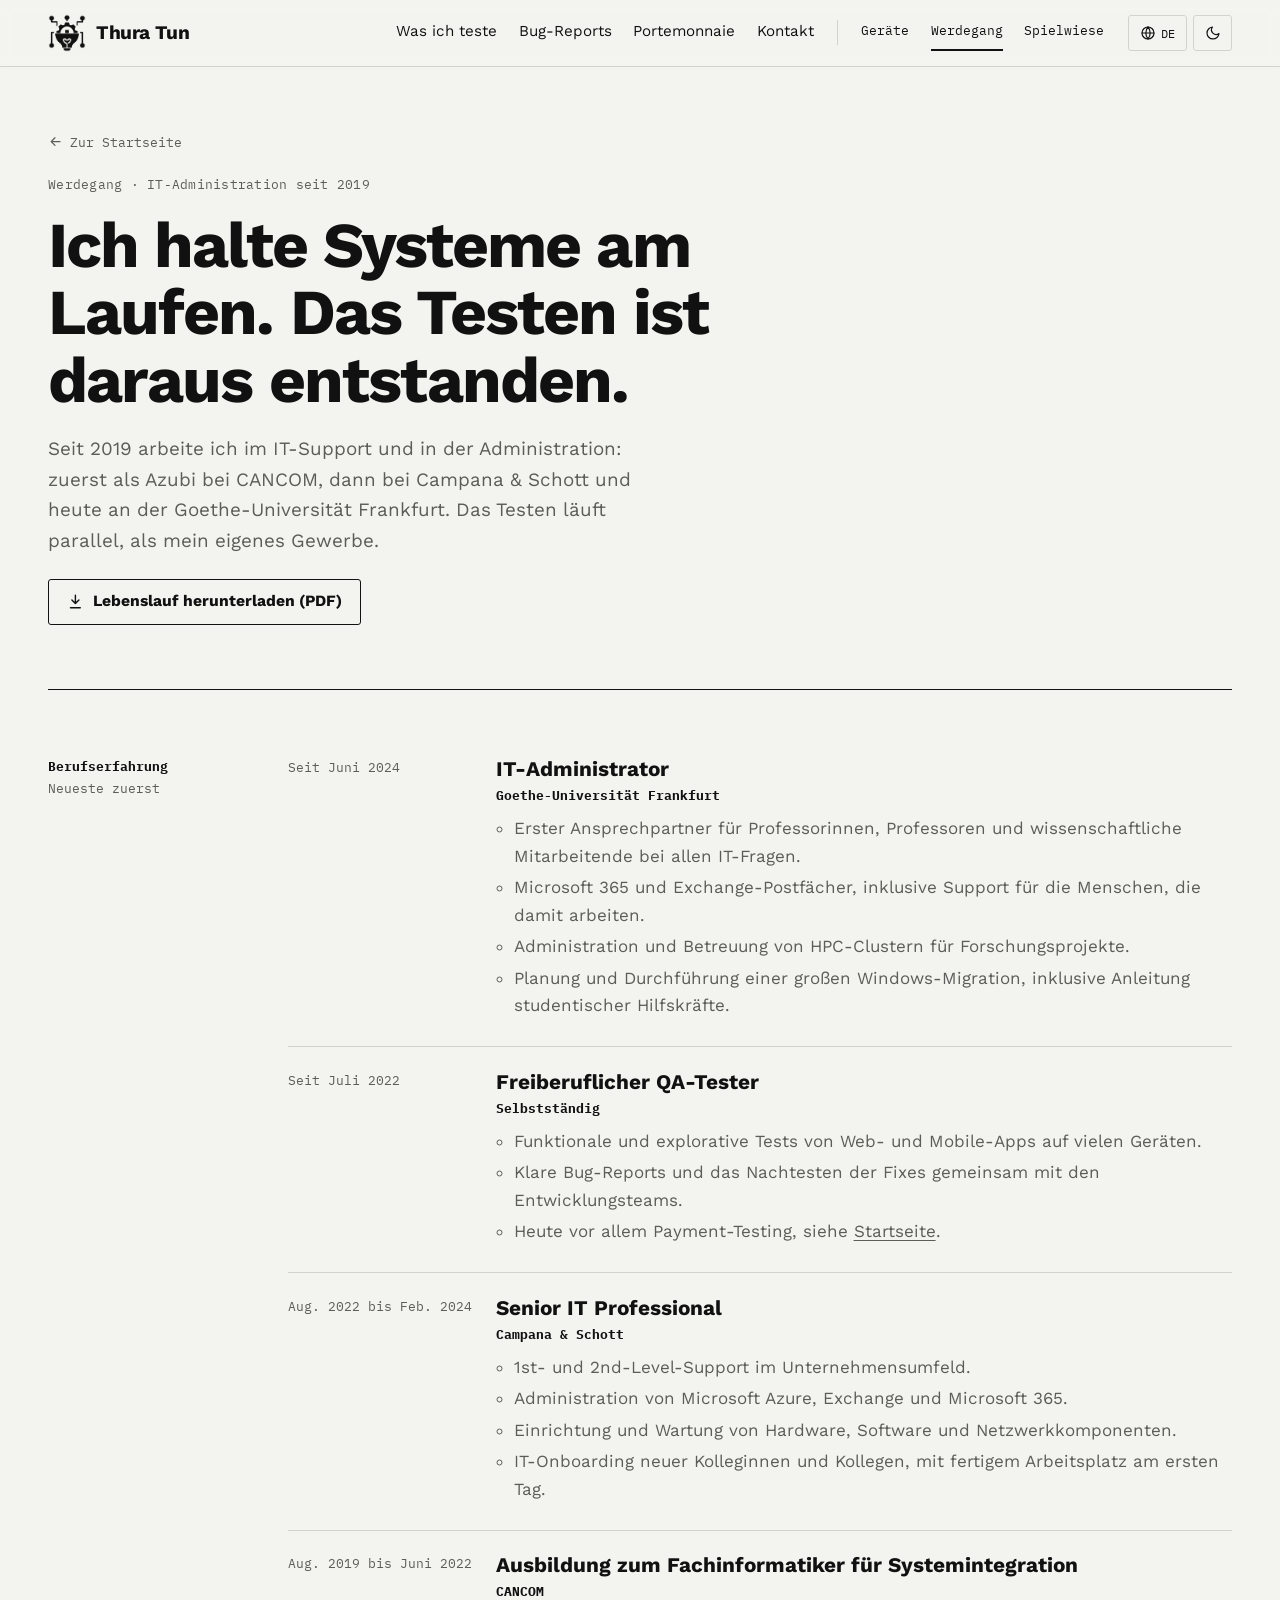
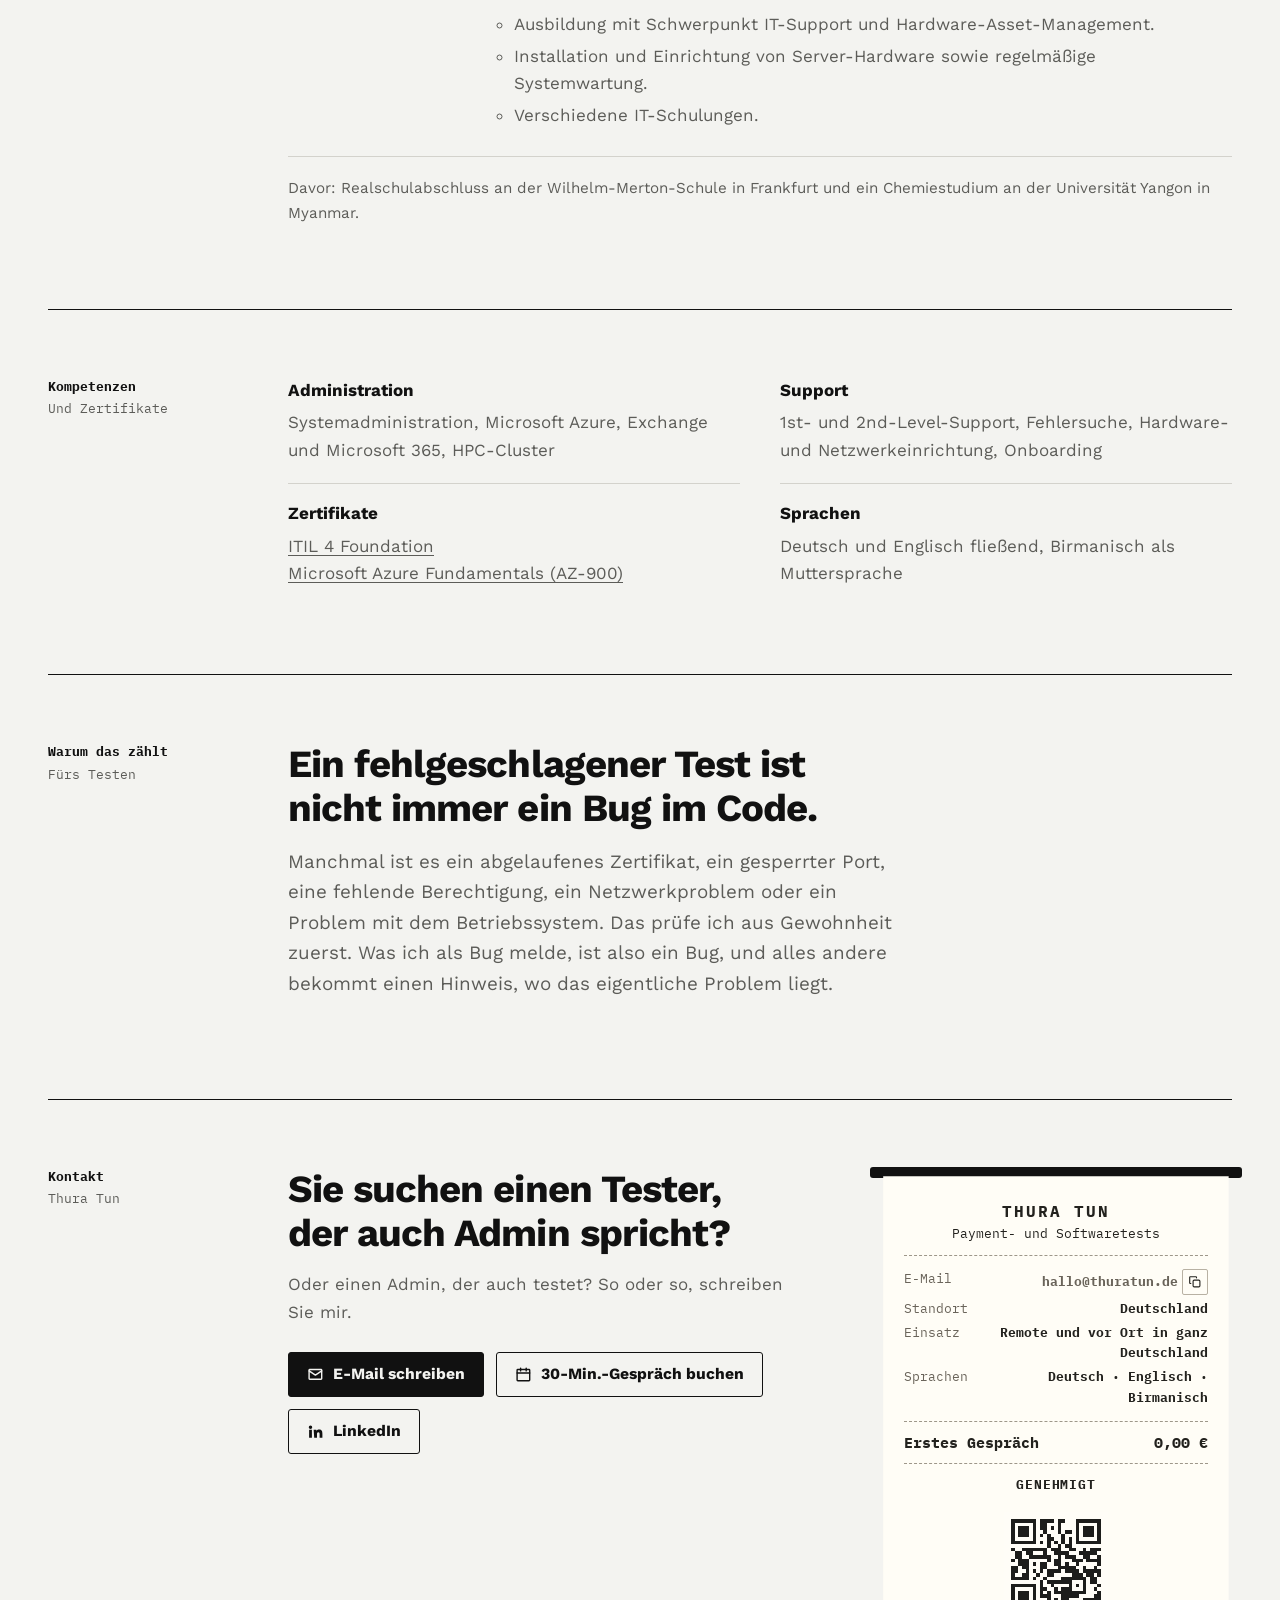
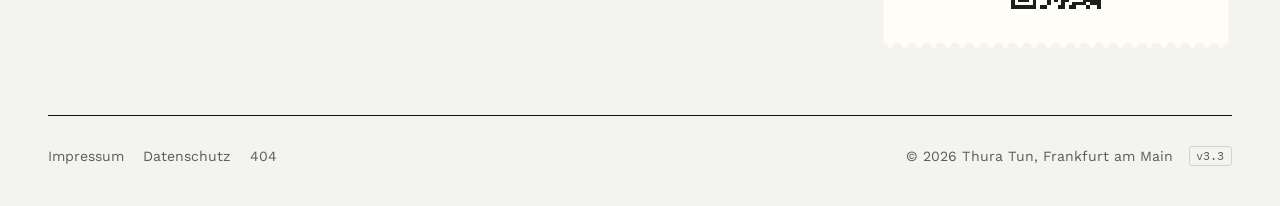
<file: de/it-admin.html>
<!DOCTYPE html>

<html lang="de">
<head>
<base href="../"/><meta charset="utf-8"/>
<meta content="width=device-width, initial-scale=1, viewport-fit=cover" name="viewport"/>
<title>Thura Tun | IT-Werdegang</title>
<meta content="Der IT-Werdegang von Thura Tun: Goethe-Universität Frankfurt, Campana &amp; Schott und CANCOM. ITIL 4 und Azure zertifiziert." name="description"/>
<link href="https://thuratun.de/de/it-admin" rel="canonical"/>
<link href="https://thuratun.de/it-admin" hreflang="en" rel="alternate"/>
<link href="https://thuratun.de/de/it-admin" hreflang="de" rel="alternate"/>
<link href="https://thuratun.de/it-admin" hreflang="x-default" rel="alternate"/>
<meta content="#F3F3F0" media="(prefers-color-scheme: light)" name="theme-color"/>
<meta content="#0E0E0E" media="(prefers-color-scheme: dark)" name="theme-color"/>
<link href="[data-uri]" rel="icon" type="image/png"/>
<link href="[data-uri]" rel="apple-touch-icon"/>
<link as="font" crossorigin="" href="assets/fonts/WorkSans-Regular.woff" rel="preload" type="font/woff"/>
<link href="assets/fonts.css" rel="stylesheet"/>
<script data-website-id="a2760b34-6fcb-44bb-a17a-fbfdb37f8c8f" defer="" src="https://cloud.umami.is/script.js"></script>
<style>
:root{--mi:url([data-uri]);--mf:url([data-uri])}
.mk-i{--m:var(--mi)}.mk-f{--m:var(--mf)}
:root{
  --bg:#F3F3F0;--paper:#FCFCFA;--ink:#111111;--muted:#5C5C58;--line:#D3D2CC;--line2:#E6E5E0;
  --hi:#8FD3F7;--acc:#0279B8;--ok:#1C7443;--bad:#B8392C;--warn:#A86B00;
  --serif:"Young Serif",Georgia,"Times New Roman",serif;
  --sans:"Work Sans","Segoe UI",system-ui,-apple-system,Arial,sans-serif;
  --mono:"IBM Plex Mono",ui-monospace,"Cascadia Mono",Consolas,monospace;
  --w:74rem;color-scheme:light
}
@media (prefers-color-scheme:dark){:root:not([data-theme="light"]){--bg:#0E0E0E;--paper:#181818;--ink:#EDEDEA;--muted:#A2A29E;--line:#343432;--line2:#242423;--hi:#38BDF8;--acc:#38BDF8;--ok:#69C28F;--bad:#EE7E6E;--warn:#E3A93F;color-scheme:dark}}
:root[data-theme="dark"]{--bg:#0E0E0E;--paper:#181818;--ink:#EDEDEA;--muted:#A2A29E;--line:#343432;--line2:#242423;--hi:#38BDF8;--acc:#38BDF8;--ok:#69C28F;--bad:#EE7E6E;--warn:#E3A93F;color-scheme:dark}
*,*::before,*::after{box-sizing:border-box}
html{-webkit-text-size-adjust:100%;scroll-padding-top:5.5rem}
body{margin:0;background:var(--bg);color:var(--ink);font:400 1.0625rem/1.62 var(--sans);-webkit-font-smoothing:antialiased;text-rendering:optimizeLegibility}
:root[lang="my"] body{font-family:var(--sans),"Myanmar Text","Noto Sans Myanmar","Padauk",sans-serif;line-height:1.9}
img,svg{display:block;max-width:100%}
a{color:inherit;text-decoration-thickness:1px;text-underline-offset:.2em}
a:hover{text-decoration-color:var(--acc);text-decoration-thickness:2px}
:focus-visible{outline:2px solid var(--ink);outline-offset:3px}
button{font:inherit;color:inherit}
::selection{background:var(--hi);color:#111}
.w{width:min(100% - 2.5rem,var(--w));margin-inline:auto}
.sr{position:absolute;width:1px;height:1px;overflow:hidden;clip:rect(0 0 0 0);white-space:nowrap}
.mono{font-family:var(--mono)}

/* type */
h1,h2,h3{font-weight:400;margin:0;text-wrap:balance}
h1{font:700 clamp(2.3rem,5.2vw,4rem)/1.06 var(--sans);letter-spacing:-.03em}
h2{font:700 clamp(1.65rem,3.2vw,2.4rem)/1.15 var(--sans);letter-spacing:-.025em}
h3{font:700 1.08rem/1.35 var(--sans)}
:root[lang="my"] h1,:root[lang="my"] h2{font-family:var(--sans),"Myanmar Text","Noto Sans Myanmar",serif;line-height:1.45}
p{margin:0 0 1rem}
.lead{font-size:1.18rem;color:var(--muted);max-width:38rem}
.kick{font:500 .8rem/1.4 var(--mono);color:var(--muted);letter-spacing:.02em;margin:0 0 1.1rem}
/* highlight: magnetic stripe, swiped in from the left like a card */
.mark{background:linear-gradient(var(--ink),var(--ink)) no-repeat 0 0/0% 100%;padding:0 .14em;margin:0 .02em;-webkit-box-decoration-break:clone;box-decoration-break:clone;transition:background-size .7s cubic-bezier(.7,0,.2,1) .3s,color .2s linear .62s}
.mark.on,html:not(.js) .mark{background-size:100% 100%;color:var(--bg)}
.mark.done{transition:none}

/* header */
.hd{position:sticky;top:0;z-index:40;background:color-mix(in srgb,var(--bg) 92%,transparent);backdrop-filter:blur(6px);-webkit-backdrop-filter:blur(6px);border-bottom:1px solid var(--line)}
.hd-in{display:flex;align-items:center;gap:1.5rem;min-height:4.1rem}
.wm{display:flex;align-items:center;gap:.6rem;text-decoration:none;white-space:nowrap}
.mk{display:inline-block;background:currentColor;-webkit-mask:var(--m) center/contain no-repeat;mask:var(--m) center/contain no-repeat;flex:none}
.mk-i{width:2.4rem;height:2.4rem;transition:transform .35s cubic-bezier(.3,1.5,.5,1)}
.wm:hover .mk-i{transform:rotate(-10deg)}
.mk-f{width:4.6rem;height:5.5rem}
.wm-n{font:700 1.2rem var(--sans);letter-spacing:-.02em}
.wm-s{font:500 .74rem var(--mono);color:var(--muted);align-self:flex-end;margin-bottom:.3rem}
.nv{display:flex;gap:1.35rem;margin-left:auto}
.nv a{font-size:.95rem;text-decoration:none;padding:.3rem 0;border-bottom:2px solid transparent;white-space:nowrap}
.nv a:hover{border-bottom-color:var(--hi)}
.nv .pg{position:relative}
.nv .sep{width:1px;align-self:stretch;margin:.35rem .1rem;background:var(--line)}
.nv .pg{font-family:var(--mono);font-size:.84rem;padding-top:.35rem}
.nv a.act,.nv a[aria-current="page"]{border-bottom-color:var(--ink)}
.tl{display:flex;gap:.4rem;align-items:center}
.tb{display:inline-flex;align-items:center;gap:.35rem;height:2.25rem;padding:0 .65rem;border:1px solid var(--line);background:none;border-radius:3px;cursor:pointer;font:500 .78rem var(--mono)}
.tb:hover{border-color:var(--ink)}
.tb svg{width:1rem;height:1rem}
#theme .sun{display:none}
:root[data-theme="dark"] #theme .sun{display:block}:root[data-theme="dark"] #theme .moon{display:none}
@media (prefers-color-scheme:dark){:root:not([data-theme="light"]) #theme .sun{display:block}:root:not([data-theme="light"]) #theme .moon{display:none}}
.mb{display:none}
.lsel{position:relative}
.lmenu{position:absolute;right:0;top:calc(100% + .4rem);min-width:9.5rem;background:var(--paper);border:1px solid var(--ink);padding:.3rem;z-index:50;box-shadow:4px 4px 0 var(--line)}
.lmenu[hidden]{display:none}
.lmenu button{display:flex;width:100%;justify-content:space-between;background:none;border:0;padding:.5rem .6rem;cursor:pointer;text-align:left;font-size:.95rem}
.lmenu button:hover{background:var(--line2)}
.lmenu button.on::after{content:"●";font-size:.6rem;align-self:center}
@media (max-width:62rem){
  .wm-s{display:none}
  .mb{display:inline-flex}
  .nv{position:absolute;left:0;right:0;top:100%;display:none;flex-direction:column;gap:0;background:var(--bg);border-bottom:1px solid var(--ink);padding:.5rem 1.25rem 1rem}
  .hd.open .nv{display:flex}
  .nv a{padding:.75rem 0;border-bottom:1px solid var(--line2);font-size:1.05rem}
  .nv .sep{height:1px;width:auto;margin:.6rem 0;background:var(--ink)}
  .nv .pg{font-size:.95rem;padding-top:.75rem}
  .nv a.act,.nv a[aria-current="page"]{border-bottom-color:var(--line2);font-weight:600}
  .tl{margin-left:auto}
}

/* buttons */
.btns{display:flex;flex-wrap:wrap;gap:.7rem}
.btn{display:inline-flex;align-items:center;gap:.55rem;padding:.78rem 1.15rem;border:1.5px solid var(--ink);border-radius:3px;background:transparent;font:600 .98rem/1.2 var(--sans);text-decoration:none;cursor:pointer;transition:transform .15s,box-shadow .15s}
.btn svg{width:1.05rem;height:1.05rem;flex:none}
.btn.primary{background:var(--ink);color:var(--bg)}
.btn:hover{transform:translate(-2px,-2px);box-shadow:3px 3px 0 var(--acc);text-decoration:none}
.btn:active{transform:none;box-shadow:none}

/* ledger sections: label column + content column */
.sec{display:grid;grid-template-columns:12.5rem minmax(0,1fr);gap:2.5rem;padding:4.2rem 0;border-top:1.5px solid var(--ink)}
.sec-l{font:500 .8rem/1.5 var(--mono);color:var(--muted)}
.sec-l b{display:block;color:var(--ink);font-weight:700;margin-bottom:.2rem}
.sec-l span{display:block}
.sec-l>div{position:sticky;top:6rem}
.sec h2{max-width:40rem;margin-bottom:1rem}
.sec .lead{margin-bottom:2rem}
@media (max-width:52rem){.sec{grid-template-columns:1fr;gap:1rem;padding:3rem 0}.sec-l>div{position:static;display:flex;gap:.8rem;flex-wrap:wrap}.sec-l b{margin:0}}

/* tags */
.tag{display:inline-block;font:600 .7rem/1 var(--mono);text-transform:uppercase;letter-spacing:.04em;padding:.32rem .45rem;border:1px solid currentColor;border-radius:2px;white-space:nowrap}
.tag.crit{color:var(--bad)}.tag.high{color:var(--warn)}

/* chips used as filters */
.flt{display:flex;flex-wrap:wrap;gap:.4rem;margin:0 0 1.4rem}
.flt button{font:500 .8rem var(--mono);padding:.45rem .7rem;border:1px solid var(--line);background:none;border-radius:2px;cursor:pointer}
.flt button:hover{border-color:var(--ink)}
.flt button[aria-pressed="true"]{background:var(--ink);color:var(--bg);border-color:var(--ink)}
.flt button i{font-style:normal;opacity:.6;margin-left:.3rem}

/* receipt (contact) */
.ct{display:grid;grid-template-columns:minmax(0,1fr) 22rem;gap:3rem;align-items:start}
.ct h2{margin-bottom:1rem}
.ct p{color:var(--muted);max-width:32rem;margin-bottom:1.6rem}
.rw{position:relative;padding-top:.6rem}
.rw::before{content:"";position:absolute;left:-.6rem;right:-.6rem;top:0;height:.7rem;background:var(--ink);border-radius:3px}
.rc{position:relative;background:#FFFDF6;color:#23221E;font:400 .82rem/1.55 var(--mono);padding:1.4rem 1.3rem 1.5rem;margin:0 .2rem;box-shadow:0 18px 30px -24px rgba(0,0,0,.6);-webkit-mask:linear-gradient(#000 0 0) top/100% calc(100% - .55rem) no-repeat,radial-gradient(circle at 50% 100%,transparent .32rem,#000 .34rem) bottom/.9rem .56rem repeat-x;mask:linear-gradient(#000 0 0) top/100% calc(100% - .55rem) no-repeat,radial-gradient(circle at 50% 100%,transparent .32rem,#000 .34rem) bottom/.9rem .56rem repeat-x;transform-origin:top;padding-bottom:2rem}
.rc.rc-print{animation:feed 1.6s steps(14,end) both}
@keyframes feed{from{clip-path:inset(0 0 100% 0)}to{clip-path:inset(0 0 0 0)}}
.rc-h{text-align:center;border-bottom:1px dashed #9E978A;padding-bottom:.7rem;margin-bottom:.7rem}
.rc-h b{display:block;font-size:1rem;letter-spacing:.12em}
.rc-l{display:flex;justify-content:space-between;gap:1rem;padding:.12rem 0}
.rc-l span{color:#6A645A;flex:none}
.rc-l b{font-weight:700;text-align:right}
.rc-t{display:flex;justify-content:space-between;border-top:1px dashed #9E978A;border-bottom:1px dashed #9E978A;margin:.7rem 0;padding:.55rem 0;font-weight:700;font-size:.95rem}
.rc-ok{text-align:center;font-weight:700;letter-spacing:.06em}
.rc-em{display:flex;align-items:center;gap:.3rem;min-width:0}
.rc-em a{font-weight:700;text-decoration:none;overflow-wrap:anywhere}
.rc-cp{display:inline-grid;place-items:center;border:1px solid #B8B1A3;background:none;border-radius:2px;width:1.6rem;height:1.6rem;cursor:pointer;color:#23221E;flex:none;padding:0}
.rc-cp svg{width:.85rem;height:.85rem}
.rc-cp.ok{width:auto;padding:0 .35rem;gap:.2rem;display:inline-flex;align-items:center;font-size:.7rem}
.rc-qr{display:flex;justify-content:center;margin-top:1rem}
.rc-qr svg{width:6.5rem;height:6.5rem}
@media (max-width:52rem){.ct{grid-template-columns:1fr}.rw{max-width:22rem}}
@media (max-width:40rem){.ct .btns{flex-wrap:nowrap;gap:.45rem}.ct .btn{flex:1 1 auto;justify-content:center;padding:.72rem .6rem;font-size:.9rem;gap:.4rem}}

/* footer */
.ft{border-top:1.5px solid var(--ink);padding:1.8rem 0 2.4rem;display:flex;flex-wrap:wrap;justify-content:space-between;align-items:center;gap:1.2rem;font-size:.88rem;color:var(--muted)}
.ft-l{display:flex;align-items:center;gap:1rem;margin-left:auto}
.ft-l .mk{color:var(--ink)}
.ft nav{display:flex;flex-wrap:wrap;align-items:center;gap:1.2rem}
.ft a{text-decoration:none}
.ft a:hover{text-decoration:underline;text-decoration-color:var(--hi);text-decoration-thickness:3px}

/* plain page heads (legal, play, devices, it) */
.ph{padding:4rem 0 3rem}
.ph h1{max-width:52rem;margin-bottom:1.2rem}
.back{display:inline-flex;align-items:center;gap:.4rem;font:500 .8rem var(--mono);color:var(--muted);text-decoration:none;margin-bottom:1.6rem}
.back:hover{color:var(--ink)}
.back svg{width:.95rem;height:.95rem}

@media (prefers-reduced-motion:reduce){*,*::before,*::after{animation-duration:.01ms!important;animation-delay:0s!important;animation-iteration-count:1!important;transition-duration:.01ms!important;transition-delay:0s!important}}
@media print{.hd,.tl,.ft nav{display:none}}

.ver{font:500 .72rem/1 var(--mono);color:var(--muted);border:1px solid var(--line);border-radius:3px;padding:.22rem .42rem}
@media (max-width:40rem){.ft-l{margin-left:0}}.jobs{list-style:none;margin:0;padding:0}
.jobs>li:first-child{padding-top:0}
.jobs>li{display:grid;grid-template-columns:11.5rem minmax(0,1fr);gap:1.5rem;padding:1.4rem 0;border-bottom:1px solid var(--line)}
.jb-d{font:500 .8rem/1.7 var(--mono);color:var(--muted)}
.jobs h3{font:700 1.3rem/1.25 var(--sans)}
:root[lang="my"] .jobs h3{font-family:var(--sans);font-weight:700;font-size:1.2rem}
.jb-w{font:600 .82rem var(--mono);margin:.25rem 0 .7rem}
.jobs ul{margin:0;padding-left:1.1rem;color:var(--muted)}
.jobs ul li{margin:.25rem 0}
.jb-pre{color:var(--muted);margin-top:1.2rem;font-size:.95rem}
.sk{display:grid;grid-template-columns:1fr 1fr;gap:0 2.5rem;margin:0}
.sk>div{border-top:1px solid var(--line);padding:1rem 0 1.2rem}
.sk>div:nth-child(-n+2){border-top:0;padding-top:0}
.sk dt{font-weight:700}
.sk dd{margin:.3rem 0 0;color:var(--muted)}
@media (max-width:40rem){.jobs>li{grid-template-columns:1fr;gap:.3rem}.sk{grid-template-columns:1fr}.sk>div:nth-child(2){border-top:1px solid var(--line);padding-top:1rem}}

.cvdl{margin-top:1.4rem}
</style>
<script>(function(d){d.className+=' js';try{var t=localStorage.getItem('theme');if(t)d.dataset.theme=t}catch(e){}})(document.documentElement)</script>
</head>
<body>
<a class="sr" href="#top">Skip to content</a>
<header class="hd" id="hd">
<div class="w hd-in">
<a class="wm" data-page="de/index.html" href="de/"><span aria-hidden="true" class="mk mk-i"></span><span class="wm-n">Thura Tun</span></a>
<nav aria-label="Main" class="nv" id="nv"><a data-i18n="n.what" data-page="de/index.html#services" href="de/#services">Was ich teste</a><a data-i18n="n.bugs" data-page="de/index.html#bugs" href="de/#bugs">Bug-Reports</a><a data-i18n="n.wallet" data-page="de/index.html#wallet" href="de/#wallet">Portemonnaie</a><a data-i18n="n.ct" data-page="de/index.html#contact" href="de/#contact">Kontakt</a><span aria-hidden="true" class="sep"></span><a class="pg" data-i18n="n.dev" data-page="de/devices.html" href="de/devices">Geräte</a><a aria-current="page" class="pg" data-i18n="n.bg" data-page="de/it-admin.html" href="de/it-admin">Werdegang</a><a class="pg" data-i18n="n.play" data-page="de/play.html" href="de/play">Spielwiese</a></nav>
<div class="tl">
<div class="lsel"><button aria-expanded="false" aria-haspopup="true" class="tb" data-aria="langA" id="lang" type="button"><svg aria-hidden="true" fill="none" stroke="currentColor" stroke-linecap="round" stroke-linejoin="round" stroke-width="1.8" viewbox="0 0 24 24"><circle cx="12" cy="12" r="9"></circle><path d="M3 12h18M12 3a14 14 0 0 1 0 18M12 3a14 14 0 0 0 0 18"></path></svg><span id="lcur">EN</span></button><div class="lmenu" hidden="" id="lmenu" role="menu"><button data-l="en" lang="en" role="menuitemradio" type="button">English</button><button data-l="de" lang="de" role="menuitemradio" type="button">Deutsch</button><button data-l="my" lang="my" role="menuitemradio" type="button">မြန်မာ</button></div></div>
<button class="tb" data-aria="themeA" id="theme" type="button"><svg aria-hidden="true" class="moon" fill="none" stroke="currentColor" stroke-linecap="round" stroke-linejoin="round" stroke-width="1.8" viewbox="0 0 24 24"><path d="M21 12.8A9 9 0 1 1 11.2 3a7 7 0 0 0 9.8 9.8z"></path></svg><svg aria-hidden="true" class="sun" fill="none" stroke="currentColor" stroke-linecap="round" stroke-linejoin="round" stroke-width="1.8" viewbox="0 0 24 24"><circle cx="12" cy="12" r="4"></circle><path d="M12 2v2M12 20v2M4.9 4.9l1.4 1.4M17.7 17.7l1.4 1.4M2 12h2M20 12h2M4.9 19.1l1.4-1.4M17.7 6.3l1.4-1.4"></path></svg></button>
<button aria-controls="nv" aria-expanded="false" class="tb mb" id="menu" type="button"><span data-i18n="menu">Menü</span></button>
</div>
</div>
</header>
<main id="top">
<div class="w">
<div class="ph">
<a class="back" data-page="de/index.html" href="de/"><svg aria-hidden="true" fill="none" stroke="currentColor" stroke-linecap="round" stroke-linejoin="round" stroke-width="2" viewbox="0 0 24 24"><path d="M19 12H5M11 18l-6-6 6-6"></path></svg><span data-i18n="back">Zur Startseite</span></a>
<p class="kick" data-i18n="a.kick">Werdegang · IT-Administration seit 2019</p>
<h1 data-i18n="a.h1">Ich halte Systeme am Laufen. Das Testen ist daraus entstanden.</h1>
<p class="lead" data-i18n="a.p">Seit 2019 arbeite ich im IT-Support und in der Administration: zuerst als Azubi bei CANCOM, dann bei Campana &amp; Schott und heute an der Goethe-Universität Frankfurt. Das Testen läuft parallel, als mein eigenes Gewerbe.</p>
<p class="cvdl"><a class="btn" data-href-de="docs/Thura-Tun-Lebenslauf.pdf" data-href-en="docs/Thura-Tun-CV.pdf" href="docs/Thura-Tun-Lebenslauf.pdf" rel="noopener" target="_blank"><svg aria-hidden="true" fill="none" stroke="currentColor" stroke-linecap="round" stroke-linejoin="round" stroke-width="2" viewbox="0 0 24 24"><path d="M12 3v12M7 10l5 5 5-5M5 21h14"></path></svg><span data-i18n="a.cv">Lebenslauf herunterladen (PDF)</span></a></p>
</div>
<section class="sec" id="path">
<div class="sec-l"><div><b data-i18n="a.l1">Berufserfahrung</b><span data-i18n="a.n1">Neueste zuerst</span></div></div>
<div>
<ol class="jobs">
<li><span class="jb-d" data-i18n="j1.d">Seit Juni 2024</span><div><h3 data-i18n="j1.h">IT-Administrator</h3><p class="jb-w" data-i18n="j1.w">Goethe-Universität Frankfurt</p>
<ul data-i18n="j1.ul"><li>Erster Ansprechpartner für Professorinnen, Professoren und wissenschaftliche Mitarbeitende bei allen IT-Fragen.</li><li>Microsoft 365 und Exchange-Postfächer, inklusive Support für die Menschen, die damit arbeiten.</li><li>Administration und Betreuung von HPC-Clustern für Forschungsprojekte.</li><li>Planung und Durchführung einer großen Windows-Migration, inklusive Anleitung studentischer Hilfskräfte.</li></ul></div></li>
<li><span class="jb-d" data-i18n="j2.d">Seit Juli 2022</span><div><h3 data-i18n="j2.h">Freiberuflicher QA-Tester</h3><p class="jb-w" data-i18n="j2.w">Selbstständig</p>
<ul data-i18n="j2.ul"><li>Funktionale und explorative Tests von Web- und Mobile-Apps auf vielen Geräten.</li><li>Klare Bug-Reports und das Nachtesten der Fixes gemeinsam mit den Entwicklungsteams.</li><li>Heute vor allem Payment-Testing, siehe <a data-page="de/index.html" href="de/">Startseite</a>.</li></ul></div></li>
<li><span class="jb-d" data-i18n="j3.d">Aug. 2022 bis Feb. 2024</span><div><h3 data-i18n="j3.h">Senior IT Professional</h3><p class="jb-w">Campana &amp; Schott</p>
<ul data-i18n="j3.ul"><li>1st- und 2nd-Level-Support im Unternehmensumfeld.</li><li>Administration von Microsoft Azure, Exchange und Microsoft 365.</li><li>Einrichtung und Wartung von Hardware, Software und Netzwerkkomponenten.</li><li>IT-Onboarding neuer Kolleginnen und Kollegen, mit fertigem Arbeitsplatz am ersten Tag.</li></ul></div></li>
<li><span class="jb-d" data-i18n="j4.d">Aug. 2019 bis Juni 2022</span><div><h3 data-i18n="j4.h">Ausbildung zum Fachinformatiker für Systemintegration</h3><p class="jb-w">CANCOM</p>
<ul data-i18n="j4.ul"><li>Ausbildung mit Schwerpunkt IT-Support und Hardware-Asset-Management.</li><li>Installation und Einrichtung von Server-Hardware sowie regelmäßige Systemwartung.</li><li>Verschiedene IT-Schulungen.</li></ul></div></li>
</ol>
<p class="jb-pre" data-i18n="a.pre">Davor: Realschulabschluss an der Wilhelm-Merton-Schule in Frankfurt und ein Chemiestudium an der Universität Yangon in Myanmar.</p>
</div>
</section>
<section class="sec" id="skills">
<div class="sec-l"><div><b data-i18n="a.l2">Kompetenzen</b><span data-i18n="a.n2">Und Zertifikate</span></div></div>
<div>
<dl class="sk">
<div><dt data-i18n="k1.h">Administration</dt><dd data-i18n="k1.p">Systemadministration, Microsoft Azure, Exchange und Microsoft 365, HPC-Cluster</dd></div>
<div><dt data-i18n="k2.h">Support</dt><dd data-i18n="k2.p">1st- und 2nd-Level-Support, Fehlersuche, Hardware- und Netzwerkeinrichtung, Onboarding</dd></div>
<div><dt data-i18n="k3.h">Zertifikate</dt><dd><a href="docs/itil4-certificate.pdf" rel="noopener" target="_blank">ITIL 4 Foundation</a><br/><a href="https://www.credly.com/badges/9dc0fa04-e932-4269-af0b-c82157c03073" rel="noopener" target="_blank">Microsoft Azure Fundamentals (AZ-900)</a></dd></div>
<div><dt data-i18n="k4.h">Sprachen</dt><dd data-i18n="k4.p">Deutsch und Englisch fließend, Birmanisch als Muttersprache</dd></div>
</dl>
</div>
</section>
<section class="sec" id="why">
<div class="sec-l"><div><b data-i18n="a.l3">Warum das zählt</b><span data-i18n="a.n3">Fürs Testen</span></div></div>
<div>
<h2 data-i18n="a.h3">Ein fehlgeschlagener Test ist nicht immer ein Bug im Code.</h2>
<p class="lead" data-i18n="a.p3">Manchmal ist es ein abgelaufenes Zertifikat, ein gesperrter Port, eine fehlende Berechtigung, ein Netzwerkproblem oder ein Problem mit dem Betriebssystem. Das prüfe ich aus Gewohnheit zuerst. Was ich als Bug melde, ist also ein Bug, und alles andere bekommt einen Hinweis, wo das eigentliche Problem liegt.</p>
</div>
</section>
<section class="sec" id="contact">
<div class="sec-l"><div><b data-i18n="n.ct">Kontakt</b><span>Thura Tun</span></div></div>
<div class="ct">
<div>
<h2 data-i18n="ct.h">Sie suchen einen Tester, der auch Admin spricht?</h2>
<p data-i18n="ct.p">Oder einen Admin, der auch testet? So oder so, schreiben Sie mir.</p>
<div class="btns">
<a class="btn primary" data-em="ed.nutaruht@ollah" data-keep="" href="#"><svg aria-hidden="true" fill="none" stroke="currentColor" stroke-linecap="round" stroke-linejoin="round" stroke-width="2" viewbox="0 0 24 24"><rect height="14" rx="1" width="18" x="3" y="5"></rect><path d="m3 7 9 6 9-6"></path></svg><span data-i18n="ct.mail">E-Mail schreiben</span></a>
<a class="btn" href="https://calendar.app.google/HuX3KkZ1Y64eFAcQ6" rel="noopener" target="_blank"><svg aria-hidden="true" fill="none" stroke="currentColor" stroke-linecap="round" stroke-linejoin="round" stroke-width="2" viewbox="0 0 24 24"><rect height="16" rx="1" width="18" x="3" y="5"></rect><path d="M3 10h18M8 3v4M16 3v4"></path></svg><span data-i18n="ct.book">30-Min.-Gespräch buchen</span></a>
<a class="btn" href="https://www.linkedin.com/in/tunthura/" rel="noopener"><svg aria-hidden="true" fill="currentColor" viewbox="0 0 24 24"><path d="M4.98 3.5a2.5 2.5 0 1 1 0 5 2.5 2.5 0 0 1 0-5zM3 9.75h4v11.5H3zM9.5 9.75h3.8v1.6h.05c.55-1 1.9-1.95 3.85-1.95 4.05 0 4.8 2.65 4.8 6.1v5.75h-4v-5.1c0-1.2 0-2.8-1.7-2.8s-2 1.35-2 2.7v5.2h-4z"></path></svg>LinkedIn</a>
</div>
</div>
<div class="rw">
<div class="rc">
<div class="rc-h"><b>THURA TUN</b><span data-i18n="rc.sub">Payment- und Softwaretests</span></div>
<div class="rc-l"><span data-i18n="rc.mail">E-Mail</span><span class="rc-em"><a class="eml" data-em="ed.nutaruht@ollah" href="#">hallo [at] thuratun.de</a><button class="rc-cp" data-aria="copyMail" id="cpmail" type="button"><svg aria-hidden="true" fill="none" stroke="currentColor" stroke-linecap="round" stroke-linejoin="round" stroke-width="2" viewbox="0 0 24 24"><rect height="12" rx="2" width="12" x="9" y="9"></rect><path d="M5 15H4a1 1 0 0 1-1-1V4a1 1 0 0 1 1-1h10a1 1 0 0 1 1 1v1"></path></svg></button></span></div>
<div class="rc-l"><span data-i18n="rc.loc">Standort</span><b data-i18n="rc.locv">Deutschland</b></div>
<div class="rc-l"><span data-i18n="rc.where">Einsatz</span><b data-i18n="rc.wherev">Remote und vor Ort in ganz Deutschland</b></div>
<div class="rc-l"><span data-i18n="rc.lang">Sprachen</span><b data-i18n="rc.langv">Deutsch · Englisch · Birmanisch</b></div>
<div class="rc-t"><span data-i18n="rc.tot">Erstes Gespräch</span><b data-i18n="rc.totv">0,00 €</b></div>
<div class="rc-ok" data-i18n="rc.ok">GENEHMIGT</div>
<div class="rc-qr"><svg aria-label="QR code: thuratun.de" role="img" shape-rendering="crispEdges" viewbox="-2 -2 29 29"><rect fill="#FFFDF7" height="29" width="29" x="-2" y="-2"></rect><path d="M0 0h1v1h-1zM1 0h1v1h-1zM2 0h1v1h-1zM3 0h1v1h-1zM4 0h1v1h-1zM5 0h1v1h-1zM6 0h1v1h-1zM8 0h1v1h-1zM9 0h1v1h-1zM10 0h1v1h-1zM11 0h1v1h-1zM13 0h1v1h-1zM14 0h1v1h-1zM18 0h1v1h-1zM19 0h1v1h-1zM20 0h1v1h-1zM21 0h1v1h-1zM22 0h1v1h-1zM23 0h1v1h-1zM24 0h1v1h-1zM0 1h1v1h-1zM6 1h1v1h-1zM8 1h1v1h-1zM9 1h1v1h-1zM13 1h1v1h-1zM18 1h1v1h-1zM24 1h1v1h-1zM0 2h1v1h-1zM2 2h1v1h-1zM3 2h1v1h-1zM4 2h1v1h-1zM6 2h1v1h-1zM8 2h1v1h-1zM9 2h1v1h-1zM11 2h1v1h-1zM13 2h1v1h-1zM18 2h1v1h-1zM20 2h1v1h-1zM21 2h1v1h-1zM22 2h1v1h-1zM24 2h1v1h-1zM0 3h1v1h-1zM2 3h1v1h-1zM3 3h1v1h-1zM4 3h1v1h-1zM6 3h1v1h-1zM9 3h1v1h-1zM13 3h1v1h-1zM15 3h1v1h-1zM16 3h1v1h-1zM18 3h1v1h-1zM20 3h1v1h-1zM21 3h1v1h-1zM22 3h1v1h-1zM24 3h1v1h-1zM0 4h1v1h-1zM2 4h1v1h-1zM3 4h1v1h-1zM4 4h1v1h-1zM6 4h1v1h-1zM8 4h1v1h-1zM10 4h1v1h-1zM14 4h1v1h-1zM18 4h1v1h-1zM20 4h1v1h-1zM21 4h1v1h-1zM22 4h1v1h-1zM24 4h1v1h-1zM0 5h1v1h-1zM6 5h1v1h-1zM10 5h1v1h-1zM11 5h1v1h-1zM14 5h1v1h-1zM16 5h1v1h-1zM18 5h1v1h-1zM24 5h1v1h-1zM0 6h1v1h-1zM1 6h1v1h-1zM2 6h1v1h-1zM3 6h1v1h-1zM4 6h1v1h-1zM5 6h1v1h-1zM6 6h1v1h-1zM8 6h1v1h-1zM10 6h1v1h-1zM12 6h1v1h-1zM14 6h1v1h-1zM16 6h1v1h-1zM18 6h1v1h-1zM19 6h1v1h-1zM20 6h1v1h-1zM21 6h1v1h-1zM22 6h1v1h-1zM23 6h1v1h-1zM24 6h1v1h-1zM10 7h1v1h-1zM13 7h1v1h-1zM15 7h1v1h-1zM16 7h1v1h-1zM0 8h1v1h-1zM3 8h1v1h-1zM4 8h1v1h-1zM5 8h1v1h-1zM6 8h1v1h-1zM7 8h1v1h-1zM8 8h1v1h-1zM9 8h1v1h-1zM11 8h1v1h-1zM12 8h1v1h-1zM13 8h1v1h-1zM16 8h1v1h-1zM17 8h1v1h-1zM20 8h1v1h-1zM22 8h1v1h-1zM23 8h1v1h-1zM24 8h1v1h-1zM1 9h1v1h-1zM2 9h1v1h-1zM4 9h1v1h-1zM5 9h1v1h-1zM9 9h1v1h-1zM12 9h1v1h-1zM13 9h1v1h-1zM14 9h1v1h-1zM15 9h1v1h-1zM19 9h1v1h-1zM20 9h1v1h-1zM21 9h1v1h-1zM22 9h1v1h-1zM23 9h1v1h-1zM1 10h1v1h-1zM2 10h1v1h-1zM5 10h1v1h-1zM6 10h1v1h-1zM7 10h1v1h-1zM8 10h1v1h-1zM9 10h1v1h-1zM10 10h1v1h-1zM13 10h1v1h-1zM15 10h1v1h-1zM16 10h1v1h-1zM17 10h1v1h-1zM20 10h1v1h-1zM21 10h1v1h-1zM24 10h1v1h-1zM0 11h1v1h-1zM2 11h1v1h-1zM3 11h1v1h-1zM4 11h1v1h-1zM10 11h1v1h-1zM12 11h1v1h-1zM13 11h1v1h-1zM17 11h1v1h-1zM18 11h1v1h-1zM19 11h1v1h-1zM21 11h1v1h-1zM22 11h1v1h-1zM23 11h1v1h-1zM24 11h1v1h-1zM2 12h1v1h-1zM3 12h1v1h-1zM4 12h1v1h-1zM6 12h1v1h-1zM8 12h1v1h-1zM9 12h1v1h-1zM12 12h1v1h-1zM13 12h1v1h-1zM15 12h1v1h-1zM18 12h1v1h-1zM24 12h1v1h-1zM0 13h1v1h-1zM1 13h1v1h-1zM3 13h1v1h-1zM4 13h1v1h-1zM8 13h1v1h-1zM9 13h1v1h-1zM13 13h1v1h-1zM14 13h1v1h-1zM15 13h1v1h-1zM16 13h1v1h-1zM17 13h1v1h-1zM20 13h1v1h-1zM23 13h1v1h-1zM0 14h1v1h-1zM1 14h1v1h-1zM4 14h1v1h-1zM6 14h1v1h-1zM8 14h1v1h-1zM10 14h1v1h-1zM11 14h1v1h-1zM12 14h1v1h-1zM13 14h1v1h-1zM15 14h1v1h-1zM16 14h1v1h-1zM17 14h1v1h-1zM18 14h1v1h-1zM20 14h1v1h-1zM21 14h1v1h-1zM22 14h1v1h-1zM23 14h1v1h-1zM24 14h1v1h-1zM0 15h1v1h-1zM3 15h1v1h-1zM4 15h1v1h-1zM7 15h1v1h-1zM10 15h1v1h-1zM11 15h1v1h-1zM17 15h1v1h-1zM18 15h1v1h-1zM19 15h1v1h-1zM21 15h1v1h-1zM22 15h1v1h-1zM24 15h1v1h-1zM0 16h1v1h-1zM1 16h1v1h-1zM2 16h1v1h-1zM3 16h1v1h-1zM4 16h1v1h-1zM6 16h1v1h-1zM9 16h1v1h-1zM14 16h1v1h-1zM15 16h1v1h-1zM16 16h1v1h-1zM17 16h1v1h-1zM18 16h1v1h-1zM19 16h1v1h-1zM20 16h1v1h-1zM22 16h1v1h-1zM23 16h1v1h-1zM8 17h1v1h-1zM10 17h1v1h-1zM11 17h1v1h-1zM12 17h1v1h-1zM13 17h1v1h-1zM14 17h1v1h-1zM15 17h1v1h-1zM16 17h1v1h-1zM20 17h1v1h-1zM22 17h1v1h-1zM23 17h1v1h-1zM0 18h1v1h-1zM1 18h1v1h-1zM2 18h1v1h-1zM3 18h1v1h-1zM4 18h1v1h-1zM5 18h1v1h-1zM6 18h1v1h-1zM8 18h1v1h-1zM11 18h1v1h-1zM16 18h1v1h-1zM18 18h1v1h-1zM20 18h1v1h-1zM24 18h1v1h-1zM0 19h1v1h-1zM6 19h1v1h-1zM8 19h1v1h-1zM9 19h1v1h-1zM12 19h1v1h-1zM14 19h1v1h-1zM15 19h1v1h-1zM16 19h1v1h-1zM20 19h1v1h-1zM23 19h1v1h-1zM0 20h1v1h-1zM2 20h1v1h-1zM3 20h1v1h-1zM4 20h1v1h-1zM6 20h1v1h-1zM8 20h1v1h-1zM10 20h1v1h-1zM12 20h1v1h-1zM13 20h1v1h-1zM14 20h1v1h-1zM15 20h1v1h-1zM16 20h1v1h-1zM17 20h1v1h-1zM18 20h1v1h-1zM19 20h1v1h-1zM20 20h1v1h-1zM24 20h1v1h-1zM0 21h1v1h-1zM2 21h1v1h-1zM3 21h1v1h-1zM4 21h1v1h-1zM6 21h1v1h-1zM8 21h1v1h-1zM9 21h1v1h-1zM10 21h1v1h-1zM14 21h1v1h-1zM15 21h1v1h-1zM16 21h1v1h-1zM17 21h1v1h-1zM18 21h1v1h-1zM23 21h1v1h-1zM24 21h1v1h-1zM0 22h1v1h-1zM2 22h1v1h-1zM3 22h1v1h-1zM4 22h1v1h-1zM6 22h1v1h-1zM10 22h1v1h-1zM12 22h1v1h-1zM14 22h1v1h-1zM15 22h1v1h-1zM20 22h1v1h-1zM21 22h1v1h-1zM22 22h1v1h-1zM23 22h1v1h-1zM24 22h1v1h-1zM0 23h1v1h-1zM6 23h1v1h-1zM10 23h1v1h-1zM14 23h1v1h-1zM17 23h1v1h-1zM18 23h1v1h-1zM19 23h1v1h-1zM20 23h1v1h-1zM22 23h1v1h-1zM23 23h1v1h-1zM24 23h1v1h-1zM0 24h1v1h-1zM1 24h1v1h-1zM2 24h1v1h-1zM3 24h1v1h-1zM4 24h1v1h-1zM5 24h1v1h-1zM6 24h1v1h-1zM8 24h1v1h-1zM9 24h1v1h-1zM13 24h1v1h-1zM14 24h1v1h-1zM16 24h1v1h-1zM17 24h1v1h-1zM21 24h1v1h-1zM24 24h1v1h-1z" fill="#1d1d1b"></path></svg></div>
</div>
</div>
</div>
</section>
</div>
</main>
<div class="w">
<footer class="ft">
<nav aria-label="Footer"><a data-page="impressum.html" href="impressum">Impressum</a><a data-page="datenschutz.html" href="datenschutz">Datenschutz</a><a data-page="404.html" href="404">404</a></nav>
<div class="ft-l"><span data-i18n="ft.c">© 2026 Thura Tun, Frankfurt am Main</span><span class="ver" title="Website version">v3.3</span></div>
</footer>
</div>
<script>
(function(){
var PL={lang:'de',en:'it-admin',de:'de/it-admin'};
  /* ---------- IT background page ---------- */
  var DE={
    'a.kick':'Werdegang · IT-Administration seit 2019','a.h1':'Ich halte Systeme am Laufen. Das Testen ist daraus entstanden.',
    'a.cv':'Lebenslauf herunterladen (PDF)','j1.w':'Goethe-Universität Frankfurt','a.p':'Seit 2019 arbeite ich im IT-Support und in der Administration: zuerst als Azubi bei CANCOM, dann bei Campana &amp; Schott und heute an der Goethe-Universität Frankfurt. Das Testen läuft parallel, als mein eigenes Gewerbe.',
    'a.l1':'Berufserfahrung','a.n1':'Neueste zuerst',
    'j1.d':'Seit Juni 2024','j1.h':'IT-Administrator','j1.ul':'<li>Erster Ansprechpartner für Professorinnen, Professoren und wissenschaftliche Mitarbeitende bei allen IT-Fragen.</li><li>Microsoft 365 und Exchange-Postfächer, inklusive Support für die Menschen, die damit arbeiten.</li><li>Administration und Betreuung von HPC-Clustern für Forschungsprojekte.</li><li>Planung und Durchführung einer großen Windows-Migration, inklusive Anleitung studentischer Hilfskräfte.</li>',
    'j2.d':'Seit Juli 2022','j2.h':'Freiberuflicher QA-Tester','j2.w':'Selbstständig','j2.ul':'<li>Funktionale und explorative Tests von Web- und Mobile-Apps auf vielen Geräten.</li><li>Klare Bug-Reports und das Nachtesten der Fixes gemeinsam mit den Entwicklungsteams.</li><li>Heute vor allem Payment-Testing, siehe <a href="de/" data-page="de/index.html">Startseite</a>.</li>',
    'j3.d':'Aug. 2022 bis Feb. 2024','j3.h':'Senior IT Professional','j3.ul':'<li>1st- und 2nd-Level-Support im Unternehmensumfeld.</li><li>Administration von Microsoft Azure, Exchange und Microsoft 365.</li><li>Einrichtung und Wartung von Hardware, Software und Netzwerkkomponenten.</li><li>IT-Onboarding neuer Kolleginnen und Kollegen, mit fertigem Arbeitsplatz am ersten Tag.</li>',
    'j4.d':'Aug. 2019 bis Juni 2022','j4.h':'Ausbildung zum Fachinformatiker für Systemintegration','j4.ul':'<li>Ausbildung mit Schwerpunkt IT-Support und Hardware-Asset-Management.</li><li>Installation und Einrichtung von Server-Hardware sowie regelmäßige Systemwartung.</li><li>Verschiedene IT-Schulungen.</li>',
    'a.pre':'Davor: Realschulabschluss an der Wilhelm-Merton-Schule in Frankfurt und ein Chemiestudium an der Universität Yangon in Myanmar.',
    'a.l2':'Kompetenzen','a.n2':'Und Zertifikate',
    'k1.h':'Administration','k1.p':'Systemadministration, Microsoft Azure, Exchange und Microsoft 365, HPC-Cluster',
    'k2.h':'Support','k2.p':'1st- und 2nd-Level-Support, Fehlersuche, Hardware- und Netzwerkeinrichtung, Onboarding',
    'k3.h':'Zertifikate','k4.h':'Sprachen','k4.p':'Deutsch und Englisch fließend, Birmanisch als Muttersprache',
    'a.l3':'Warum das zählt','a.n3':'Fürs Testen','a.h3':'Ein fehlgeschlagener Test ist nicht immer ein Bug im Code.',
    'a.p3':'Manchmal ist es ein abgelaufenes Zertifikat, ein gesperrter Port, eine fehlende Berechtigung, ein Netzwerkproblem oder ein Problem mit dem Betriebssystem. Das prüfe ich aus Gewohnheit zuerst. Was ich als Bug melde, ist also ein Bug, und alles andere bekommt einen Hinweis, wo das eigentliche Problem liegt.',
    'ct.h':'Sie suchen einen Tester, der auch Admin spricht?','ct.p':'Oder einen Admin, der auch testet? So oder so, schreiben Sie mir.'
  };
  var MY={
    'a.kick':'နောက်ခံ · 2019 ကတည်းက IT administration','a.h1':'စနစ်တွေ အလုပ်လုပ်နေအောင် ထိန်းပါတယ်။ Testing က အဲဒီကနေ စတင်လာတာပါ။',
    'a.cv':'CV ဒေါင်းလုဒ်လုပ်ရန် (PDF)','j1.w':'Goethe University Frankfurt','a.p':'2019 ကတည်းက IT support နဲ့ administration မှာ အလုပ်လုပ်ခဲ့ပါတယ်: ပထမ CANCOM မှာ အလုပ်သင်၊ ပြီးတော့ Campana &amp; Schott၊ အခု Goethe University Frankfurt မှာပါ။ Testing ကို ကိုယ်ပိုင်လုပ်ငန်းအဖြစ် တွဲလုပ်ပါတယ်။',
    'a.l1':'လုပ်ငန်းအတွေ့အကြုံ','a.n1':'နောက်ဆုံးမှ အရင်',
    'j1.d':'Jun 2024 မှစ၍','j1.h':'IT Administrator','j1.ul':'<li>ပါမောက္ခနဲ့ သုတေသနဝန်ထမ်းတွေအတွက် IT ကိစ္စအားလုံးရဲ့ ပထမဆုံး ဆက်သွယ်ရမယ့်သူ။</li><li>Microsoft 365 နဲ့ Exchange mailbox များ၊ သုံးစွဲသူတွေကို support ပေးခြင်း အပါအဝင်။</li><li>သုတေသနပရောဂျက်များအတွက် HPC cluster စီမံခန့်ခွဲခြင်းနဲ့ support။</li><li>Windows migration ကြီးတစ်ခုကို စီစဉ်ဆောင်ရွက်ခြင်း၊ ကျောင်းသားလက်ထောက်များကို ကြီးကြပ်ခြင်း အပါအဝင်။</li>',
    'j2.d':'Jul 2022 မှစ၍','j2.h':'Freelance QA tester','j2.w':'ကိုယ်ပိုင်လုပ်ငန်း','j2.ul':'<li>စက်အမျိုးမျိုးပေါ်မှာ web နဲ့ mobile app တွေရဲ့ functional နဲ့ exploratory testing။</li><li>ရှင်းလင်းတဲ့ bug report များနဲ့ development team တွေနဲ့အတူ fix တွေကို ပြန်စစ်ခြင်း။</li><li>အခုအဓိကအားဖြင့် payment testing၊ <a href="de/" data-page="de/index.html">ပင်မစာမျက်နှာ</a> ကို ကြည့်ပါ။</li>',
    'j3.d':'Aug 2022 မှ Feb 2024','j3.h':'Senior IT Professional','j3.ul':'<li>ကုမ္ပဏီပတ်ဝန်းကျင်မှာ 1st နဲ့ 2nd level support။</li><li>Microsoft Azure၊ Exchange နဲ့ Microsoft 365 စီမံခန့်ခွဲခြင်း။</li><li>Hardware၊ software နဲ့ network အစိတ်အပိုင်းများ တပ်ဆင်ထိန်းသိမ်းခြင်း။</li><li>ဝန်ထမ်းသစ်များအတွက် IT onboarding၊ ပထမနေ့မှာတင် workstation အသင့်။</li>',
    'j4.d':'Aug 2019 မှ Jun 2022','j4.h':'အလုပ်သင်: IT specialist for system integration','j4.ul':'<li>IT support နဲ့ hardware asset management ကို အဓိကထားတဲ့ သင်တန်း။</li><li>Server hardware တပ်ဆင်ခြင်းနဲ့ ပုံမှန် system ထိန်းသိမ်းခြင်း။</li><li>IT သင်တန်း အမျိုးမျိုး။</li>',
    'a.pre':'အဲဒီမတိုင်ခင်: Frankfurt ရှိ Wilhelm-Merton-Schule မှ Realschulabschluss နဲ့ မြန်မာနိုင်ငံ ရန်ကုန်တက္ကသိုလ်မှာ ဓာတုဗေဒ ပညာသင်ခဲ့ပါတယ်။',
    'a.l2':'ကျွမ်းကျင်မှုများ','a.n2':'နဲ့ လက်မှတ်များ',
    'k1.h':'Administration','k1.p':'System administration၊ Microsoft Azure၊ Exchange နဲ့ Microsoft 365၊ HPC cluster',
    'k2.h':'Support','k2.p':'1st နဲ့ 2nd level support၊ troubleshooting၊ hardware နဲ့ network setup၊ onboarding',
    'k3.h':'လက်မှတ်များ','k4.h':'ဘာသာစကား','k4.p':'ဂျာမန်နဲ့ အင်္ဂလိပ် ကျွမ်းကျင်၊ မြန်မာ မိခင်ဘာသာ',
    'a.l3':'ဘာကြောင့် အရေးကြီးလဲ','a.n3':'Testing အတွက်','a.h3':'Test fail ဖြစ်တိုင်း code ထဲက bug မဟုတ်ပါဘူး။',
    'a.p3':'တစ်ခါတလေ certificate သက်တမ်းကုန်တာ၊ port ပိတ်ထားတာ၊ permission မရှိတာ၊ network ပြဿနာ ဒါမှမဟုတ် OS ပြဿနာ ဖြစ်တတ်ပါတယ်။ အဲဒါတွေကို အလေ့အထအရ အရင်စစ်ပါတယ်။ ဒါကြောင့် bug လို့ report လုပ်တာဟာ တကယ့် bug ဖြစ်ပြီး ကျန်တာတွေအတွက် ပြဿနာ တကယ်ရှိတဲ့နေရာကို ညွှန်ပြပေးပါတယ်။',
    'ct.h':'Admin ဘက်ကိုပါ နားလည်တဲ့ tester လိုနေလား?','ct.p':'ဒါမှမဟုတ် စမ်းသပ်တတ်တဲ့ admin လား? ဘယ်လိုပဲဖြစ်ဖြစ် ဆက်သွယ်ပါ။'
  };
  var S={
    en:{title:'Thura Tun | IT Background',desc:'IT administration background of Thura Tun: Goethe University Frankfurt, Campana & Schott and CANCOM. ITIL 4 and Azure certified.'},
    de:{title:'Thura Tun | IT-Werdegang',desc:'Der IT-Werdegang von Thura Tun: Goethe-Universität Frankfurt, Campana & Schott und CANCOM. ITIL 4 und Azure zertifiziert.'},
    my:{title:'Thura Tun | IT နောက်ခံ',desc:'Thura Tun ရဲ့ IT administration နောက်ခံ: Goethe University Frankfurt၊ Campana & Schott နဲ့ CANCOM။'}
  };
  /* ---------- data shared by the homepage and the devices page ---------- */
  /* Placeholders until the Google Sheet tabs are connected (banks.json and devices.json are read first). */
  var BANKS_FALLBACK=['BB Bank','bunq','C24','Deutsche Bank','DKB','Frankfurter Sparkasse','Frankfurter Volksbank','HypoVereinsbank','ING','Klarna Bank','Openbank','Revolut DE','Sparda-Bank Hessen','BBVA','Trade Republic','Vivid'];
  /* badge for each bank: short mark, background, text colour. Unknown names get a neutral badge. */
  var BRAND={
    'wise':['W','#9FE870','#163300'],'bb bank':['BB','#003C7E','#FFFFFF'],'deutsche bank':['DB','#0018A8','#FFFFFF'],
    'frankfurter sparkasse':['S','#E2001A','#FFFFFF'],'hypovereinsbank':['HVB','#E30613','#FFFFFF'],'ing':['ING','#FF6200','#FFFFFF'],
    'klarna bank':['K.','#FFB3C7','#0B051D'],'openbank':['O','#EC0000','#FFFFFF'],'sparda-bank':['SB','#005CA9','#FFFFFF'],'sparda-bank hessen':['SB','#005CA9','#FFFFFF'],'vivid':['V','#6B3FF2','#FFFFFF'],'c24':['C24','#00285F','#FFFFFF'],'bunq':['b','linear-gradient(135deg,#FF7819,#F2C200 30%,#2ABD5C 55%,#1E9EE0 78%,#8D4FD8)','#FFFFFF'],
    'revolut':['R','#191C1F','#FFFFFF'],'revolut business':['RB','#191C1F','#FFFFFF'],'revolut de':['R·DE','#191C1F','#FFFFFF'],
    'frankfurter volksbank':['VB','#0066B3','#FFFFFF','#FF6600'],'dkb':['DKB','#148DEA','#FFFFFF'],'bbva':['BBVA','#004481','#FFFFFF'],
    'trade republic':['TR','#000000','#FFFFFF'],'n26':['N26','#36A18B','#FFFFFF'],'commerzbank':['CB','#FFD700','#002E3C'],'postbank':['PB','#FFCC00','#0A3A8F'],'comdirect':['cd','#FFF500','#000000'],'paypal':['PP','#003087','#FFFFFF']
  };
  function badge(name){
    var b=BRAND[String(name).trim().toLowerCase()];
    if(!b){var w=String(name).replace(/[^A-Za-zÄÖÜäöü0-9 ]/g,'').split(/\s+/).filter(Boolean);b=[(w[0]||'?').charAt(0).toUpperCase()+(w[1]?w[1].charAt(0).toUpperCase():''),'#5E594F','#FFFFFF']}
    return '<span class="bb'+(b[0].length>3?' lg':'')+(b[3]?' st':'')+'" style="--b:'+b[1]+';--f:'+b[2]+(b[3]?';--s:'+b[3]:'')+'" aria-hidden="true">'+esc(b[0])+'</span>';
  }
  var DEVICES_FALLBACK=[
    ['Main Workstation','Windows 11','Desktop'],['Lenovo ThinkPad P16v Gen 2','Windows 11','Laptop'],['Dell Latitude 7420','Windows 11','Laptop'],['Dell Latitude 7400','Windows 10','Laptop'],
    ['Dell Latitude 7490','Ubuntu 22.04.4','Laptop'],['Acer Aspire E5-471G','Windows 7','Laptop'],['MacBook Pro 13", 2019','macOS Sequoia 15.7.3','Laptop'],
    ['OnePlus 13','Android 16','Mobile'],['Samsung A52s','Android 14','Mobile'],['Samsung A42','Android 12','Mobile'],
    ['Samsung A41','Android 12','Mobile'],['Samsung A40','Android 11','Mobile'],['Xiaomi Mi A2','Android 10','Mobile'],['Samsung A5','Android 8','Mobile'],
    ['Samsung A3','Android 7','Mobile'],['Huawei nova 11i','Android 12','Mobile'],['Samsung Tab A7','Android 12','Tablet'],['iPhone 17 Pro Max','iOS 27.2','Mobile'],
    ['iPhone 7','iOS 14.4.2','Mobile'],['iPhone 5s','iOS 12.5.7','Mobile'],['iPad Air 2','iPadOS 15.5','Tablet'],
    ['Apple Watch Series 8','watchOS 26.6','Smartwatches'],['OnePlus Watch 2R','Google Wear OS 4','Smartwatches'],['Amazon Fire TV Stick 4K','N/A','Streaming Devices'],['Roku Streaming Stick 4K','N/A','Streaming Devices'],
    ['Apple TV 4K 2022','tvOS 18.4','Streaming Devices'],['Xiaomi TV Stick 4K','Android 11','Streaming Devices'],['PlayStation 5','N/A','Gaming Consoles'],
    ['PlayStation 4','N/A','Gaming Consoles'],['HomePod mini 2','N/A','Smart Home Devices'],['Amazon Echo Dot (3rd Gen)','N/A','Smart Home Devices'],['Philips 50PUS8105/12','N/A','Smart TV'],['AirPods Pro 2','N/A','Wearables']
  ];
  var CAT={
    'Desktop':{en:'Desktop',de:'Desktop',my:'Desktop ကွန်ပျူတာ',o:1},'Laptop':{en:'Laptops',de:'Laptops',my:'Laptop',o:2},'Mobile':{en:'Phones',de:'Smartphones',my:'ဖုန်း',o:3},
    'Tablet':{en:'Tablets',de:'Tablets',my:'Tablet',o:4},'Smartwatches':{en:'Smartwatches',de:'Smartwatches',my:'Smartwatch',o:5},'Wearables':{en:'Wearables',de:'Wearables',my:'ဝတ်ဆင်ပစ္စည်း',o:6},
    'Streaming Devices':{en:'Streaming devices',de:'Streaming-Geräte',my:'Streaming စက်',o:7},'Smart TV':{en:'Smart TV',de:'Smart-TV',my:'Smart TV',o:8},
    'Gaming Consoles':{en:'Consoles',de:'Spielkonsolen',my:'ဂိမ်းစက်',o:9},'Smart Home Devices':{en:'Smart home',de:'Smart Home',my:'Smart home',o:10}
  };
  function catKey(c){c=String(c||'').trim();for(var k in CAT)if(k.toLowerCase()===c.toLowerCase())return k;return c||'Other'}
  function catName(k){return CAT[k]?L(CAT[k]):k}
  function catOrder(k){return CAT[k]?CAT[k].o:99}
  function platform(os){
    var s=String(os||'').toLowerCase();
    if(/windows/.test(s))return'Windows';if(/macos|mac os/.test(s))return'macOS';if(/ubuntu|linux|debian|fedora/.test(s))return'Linux';
    if(/ipados/.test(s))return'iPadOS';if(/^ios|\bios\b/.test(s))return'iOS';if(/watchos/.test(s))return'watchOS';if(/tvos/.test(s))return'tvOS';
    if(/wear ?os/.test(s))return'Wear OS';if(/android/.test(s))return'Android';return'';
  }
  function devRows(j){
    var r=(j&&j.rows)||[];r=r.map(function(x){return[String(x[0]||'').trim(),String(x[1]||'').trim(),catKey(x[2])]}).filter(function(x){return x[0]});
    return r.length?r:null;
  }
  function bankRows(j){
    var r=(j&&j.rows)||[];r=r.map(function(x){return String(Array.isArray(x)?x[0]:x||'').trim()}).filter(Boolean);
    return r.length?r:null;
  }
  function isApple(r){return /^(iphone|ipad|macbook|imac|mac |apple|airpods|homepod)/i.test(r[0])||/(^ios|ipados|macos|watchos|tvos)/i.test(r[1])}
  function appleFirst(rows){return rows.map(function(r,i){return[r,i]}).sort(function(a,b){return(isApple(b[0])-isApple(a[0]))||(a[1]-b[1])}).map(function(x){return x[0]})}
  /* ---------- shared core: language, theme, menu, mail, small helpers ---------- */
  var COMMON={
    de:{'wm.s':'Payment-Tester','menu':'Menü','n.what':'Was ich teste','n.bugs':'Bug-Reports','n.wallet':'Portemonnaie','n.dev':'Geräte','n.bg':'Werdegang','n.ct':'Kontakt','n.play':'Spielwiese',
      'ct.mail':'E-Mail schreiben','ct.book':'30-Min.-Gespräch buchen','rc.sub':'Payment- und Softwaretests','rc.mail':'E-Mail','rc.loc':'Standort','rc.locv':'Deutschland','rc.where':'Einsatz','rc.wherev':'Remote und vor Ort in ganz Deutschland','rc.lang':'Sprachen','rc.langv':'Deutsch · Englisch · Birmanisch','rc.tot':'Erstes Gespräch','rc.totv':'0,00 €','rc.ok':'GENEHMIGT',
      'ft.c':'© 2026 Thura Tun, Frankfurt am Main','ft.play':'Spielwiese','back':'Zur Startseite'},
    my:{'wm.s':'payment tester','menu':'မီနူး','n.what':'စမ်းသပ်သည့်အရာ','n.bugs':'Bug report များ','n.wallet':'ပိုက်ဆံအိတ်','n.dev':'စက်ပစ္စည်းများ','n.bg':'နောက်ခံ','n.ct':'ဆက်သွယ်ရန်','n.play':'ကစားကွင်း',
      'ct.mail':'အီးမေးလ် ပို့ရန်','ct.book':'30 မိနစ် ခေါ်ဆိုမှု ချိန်းရန်','rc.sub':'Payment နဲ့ software testing','rc.mail':'အီးမေးလ်','rc.loc':'နေရာ','rc.locv':'ဂျာမနီ','rc.where':'အလုပ်ပုံစံ','rc.wherev':'Remote နဲ့ ဂျာမနီတစ်ဝှမ်း ဆိုင်များတွင်','rc.lang':'ဘာသာစကား','rc.langv':'ဂျာမန် · အင်္ဂလိပ် · မြန်မာ','rc.tot':'ပထမဆုံး ဆွေးနွေးမှု','rc.ok':'အတည်ပြုပြီး',
      'ft.c':'© 2026 Thura Tun၊ Frankfurt am Main','ft.play':'ကစားကွင်း','back':'ပင်မစာမျက်နှာသို့'}
  };
  var SC={
    en:{copyMail:'Copy email address',copied:'Copied',langA:'Choose language',themeA:'Switch light and dark mode',menuA:'Menu'},
    de:{copyMail:'E-Mail-Adresse kopieren',copied:'Kopiert',langA:'Sprache wählen',themeA:'Hell- und Dunkelmodus wechseln',menuA:'Menü'},
    my:{copyMail:'အီးမေးလ်လိပ်စာ ကူးယူရန်',copied:'ကူးပြီး',langA:'ဘာသာစကား ရွေးရန်',themeA:'အလင်း/အမှောင် ပြောင်းရန်',menuA:'မီနူး'}
  };
  var LANGS=['en','de','my'],LCODE={en:'EN',de:'DE',my:'MY'},LOC={en:'en-GB',de:'de-DE',my:'en-GB'};
  var $=function(s,c){return Array.prototype.slice.call((c||document).querySelectorAll(s))};
  var root=document.documentElement,rm=matchMedia('(prefers-reduced-motion: reduce)').matches;
  function esc(s){return String(s).replace(/[&<>"]/g,function(c){return{"&":"&amp;","<":"&lt;",">":"&gt;",'"':"&quot;"}[c]})}
  function store(k,v){try{localStorage.setItem(k,v)}catch(e){}}
  function read(k){try{return localStorage.getItem(k)}catch(e){return null}}
  function fmt(s,o){return String(s).replace(/\{(\w+)\}/g,function(_,k){return o[k]})}
  function L(o){return o?(o[LANG]!=null?o[LANG]:o.en):''}
  var LANG='en',EN={},hooks=[],scrollHooks=[];
  $('[data-i18n]').forEach(function(el){var k=el.getAttribute('data-i18n');if(!(k in EN))EN[k]=el.innerHTML});
  function T(k){var a=[S[LANG],SC[LANG],S.en,SC.en];for(var i=0;i<a.length;i++)if(a[i]&&a[i][k]!=null)return a[i][k];return ''}
  function TX(k){var a=[LANG==='de'&&typeof DE!=='undefined'?DE:LANG==='my'&&typeof MY!=='undefined'?MY:null,COMMON[LANG]];for(var i=0;i<a.length;i++)if(a[i]&&a[i][k]!=null)return a[i][k];return EN[k]}
  function split(){}
  /* clean addresses: devices.html -> devices, index.html -> ./ (German pages: de/...) */
  var DEP=['index','devices','it-admin','play'];
  function url(p){var m=String(p).match(/^(de\/)?([\w-]+)\.html(#.*)?$/);if(!m)return p;var n=m[2],de=DEP.indexOf(n)>-1&&(m[1]||LANG==='de')?'de/':'';var path=n==='index'?de:de+n;return(path||'./')+(m[3]||'')}
  function applyLang(l){
    LANG=LANGS.indexOf(l)>-1?l:'en';root.lang=LANG;
    $('[data-i18n]').forEach(function(el){var k=el.getAttribute('data-i18n'),v=TX(k);if(v!=null)el.innerHTML=v});
    $('[data-ph]').forEach(function(el){el.placeholder=T(el.getAttribute('data-ph'))});
    $('[data-aria]').forEach(function(el){el.setAttribute('aria-label',T(el.getAttribute('data-aria')))});
    $('a[data-page]').forEach(function(a){a.setAttribute('href',url(a.getAttribute('data-page')))});
    $('[data-href-de]').forEach(function(a){a.href=a.getAttribute(LANG==='de'?'data-href-de':'data-href-en')});
    if(T('title'))document.title=T('title');var md=$('meta[name="description"]')[0];if(md&&T('desc'))md.content=T('desc');
    $('#lmenu [data-l]').forEach(function(s){var on=s.getAttribute('data-l')===LANG;s.classList.toggle('on',on);s.setAttribute('aria-checked',on?'true':'false')});
    var lc=document.getElementById('lcur');if(lc)lc.textContent=LCODE[LANG];
    hooks.forEach(function(f){f()});
  }
  var lb=document.getElementById('lang'),lm=document.getElementById('lmenu');
  function lmenu(o){lm.hidden=!o;lb.setAttribute('aria-expanded',o?'true':'false')}
  lb.onclick=function(e){e.stopPropagation();lmenu(lm.hidden)};
  /* German has its own pages (/de/), English and Burmese share the main pages */
  function goLang(l){
    if(typeof PL==='undefined')return false;
    if(l==='de'&&PL.de&&PL.lang!=='de'){store('lang','de');location.href=PL.de+location.hash;return true}
    if(l!=='de'&&PL.lang==='de'){store('lang',l);location.href=PL.en+location.hash;return true}
    return false;
  }
  $('#lmenu [data-l]').forEach(function(b){b.onclick=function(){var l=b.getAttribute('data-l');if(goLang(l))return;applyLang(l);store('lang',LANG);lmenu(false);lb.focus()}});
  document.addEventListener('click',function(e){if(!lm.contains(e.target))lmenu(false)});
  document.addEventListener('keydown',function(e){if(e.key==='Escape')lmenu(false)});

  document.getElementById('theme').onclick=function(){
    var dark=root.dataset.theme?root.dataset.theme==='dark':matchMedia('(prefers-color-scheme: dark)').matches;
    root.dataset.theme=dark?'light':'dark';store('theme',root.dataset.theme);
  };

  var hd=document.getElementById('hd'),mb=document.getElementById('menu');
  function menu(o){hd.classList.toggle('open',o);mb.setAttribute('aria-expanded',o?'true':'false')}
  mb.onclick=function(){menu(!hd.classList.contains('open'))};
  $('.nv a').forEach(function(a){a.addEventListener('click',function(){menu(false)})});
  document.addEventListener('keydown',function(e){if(e.key==='Escape')menu(false)});
  document.addEventListener('click',function(e){if(!hd.contains(e.target))menu(false)});

  /* run something once when an element scrolls into view */
  function onView(el,fn,th){
    if(!el)return;if(rm||!('IntersectionObserver' in window)){fn(el);return}
    var o=new IntersectionObserver(function(es){es.forEach(function(e){if(e.isIntersecting){o.disconnect();fn(el)}})},{threshold:th||.25});o.observe(el);
  }
  function watch(list){list.forEach(function(el){el.classList.add('in')})}
  function count(el){el.textContent=el.dataset.to}
  var markOn=false;function marks(){$('.mark').forEach(function(m){if(markOn)m.classList.add('on','done');else onView(m,function(){markOn=true;$('.mark').forEach(function(x){x.classList.add('on');setTimeout(function(){x.classList.add('done')},1100)})},.6)})}
  hooks.push(marks);

  addEventListener('scroll',function(){scrollHooks.forEach(function(f){f()})},{passive:true});

  /* smooth in-page links */
  document.addEventListener('click',function(e){
    var a=e.target.closest('a[href^="#"]');if(!a)return;
    var id=a.getAttribute('href').slice(1);e.preventDefault();
    if(!id||id==='top'){scrollTo({top:0,behavior:rm?'auto':'smooth'});return}
    var t=document.getElementById(id);if(!t)return;
    t.scrollIntoView({behavior:rm?'auto':'smooth',block:'start'});
    try{history.replaceState(null,'','#'+id)}catch(x){}
  });

  /* underline the section you are reading */
  var spy=$('.nv a[href^="#"]').map(function(a){return[a,document.getElementById(a.getAttribute('href').slice(1))]}).filter(function(x){return x[1]});
  function spyF(){var cur=null,lim=innerHeight*.35;spy.forEach(function(x){if(x[1].getBoundingClientRect().top<lim)cur=x[0]});if(innerHeight+scrollY>=root.scrollHeight-4&&spy.length)cur=spy[spy.length-1][0];spy.forEach(function(x){x[0].classList.toggle('act',x[0]===cur)})}
  if(spy.length){scrollHooks.push(spyF);spyF()}

  /* email address is only assembled in the browser */
  function mail(){var e=$('[data-em]')[0];return e?e.getAttribute('data-em').split('').reverse().join(''):''}
  $('[data-em]').forEach(function(a){var m=a.getAttribute('data-em').split('').reverse().join('');a.href='mailto:'+m;if(!a.hasAttribute('data-keep'))a.textContent=m});
  var IC_OK='<svg viewBox="0 0 24 24" fill="none" stroke="currentColor" stroke-width="2.5" stroke-linecap="round" stroke-linejoin="round" aria-hidden="true"><path d="M5 12l5 5 9-10"/></svg>';
  function copyTxt(v,b){
    var ic=b._ic||(b._ic=b.innerHTML);
    function ok(){b.classList.add('ok');b.innerHTML=IC_OK+'<span>'+T('copied')+'</span>';clearTimeout(b._t);b._t=setTimeout(function(){b.classList.remove('ok');b.innerHTML=ic},1600)}
    function legacy(){try{var t=document.createElement('textarea');t.value=v;t.style.position='fixed';t.style.opacity='0';document.body.appendChild(t);t.select();var r=document.execCommand('copy');t.remove();return r}catch(e){return false}}
    if(navigator.clipboard&&window.isSecureContext)navigator.clipboard.writeText(v).then(ok,function(){if(legacy())ok()});else if(legacy())ok();
  }
  var cpm=document.getElementById('cpmail');if(cpm)cpm.addEventListener('click',function(){copyTxt(mail(),cpm)});
  /* the receipt prints when it scrolls into view */
  $('.rc').forEach(function(r){if(!rm){r.style.clipPath='inset(0 0 100% 0)';onView(r.parentNode,function(){r.style.clipPath='';r.classList.add('rc-print')},.3)}});

  function getJSON(url){return fetch(url+'?v='+Date.now(),{cache:'no-store'}).then(function(r){if(!r.ok)throw 0;return r.json()})}

  function initLang(){
    var q=null;try{q=new URLSearchParams(location.search).get('lang')}catch(e){}
    if(q){if(LANGS.indexOf(q)<0)q=null;else store('lang',q);try{history.replaceState(null,'',location.pathname+location.hash)}catch(e){}}
    if(typeof PL!=='undefined'&&PL.lang==='de'){if(q&&q!=='de'&&goLang(q))return;applyLang('de');return}
    var l=q||read('lang')||(function(n){n=(n||'').toLowerCase();return n.indexOf('de')===0?'de':n.indexOf('my')===0?'my':'en'})(navigator.language);
    if(l==='de'&&typeof PL!=='undefined'&&PL.de){try{location.replace(PL.de+location.hash);return}catch(e){}}
    applyLang(l);
  }
  initLang();
})();
</script>
</body>
</html>
</file>
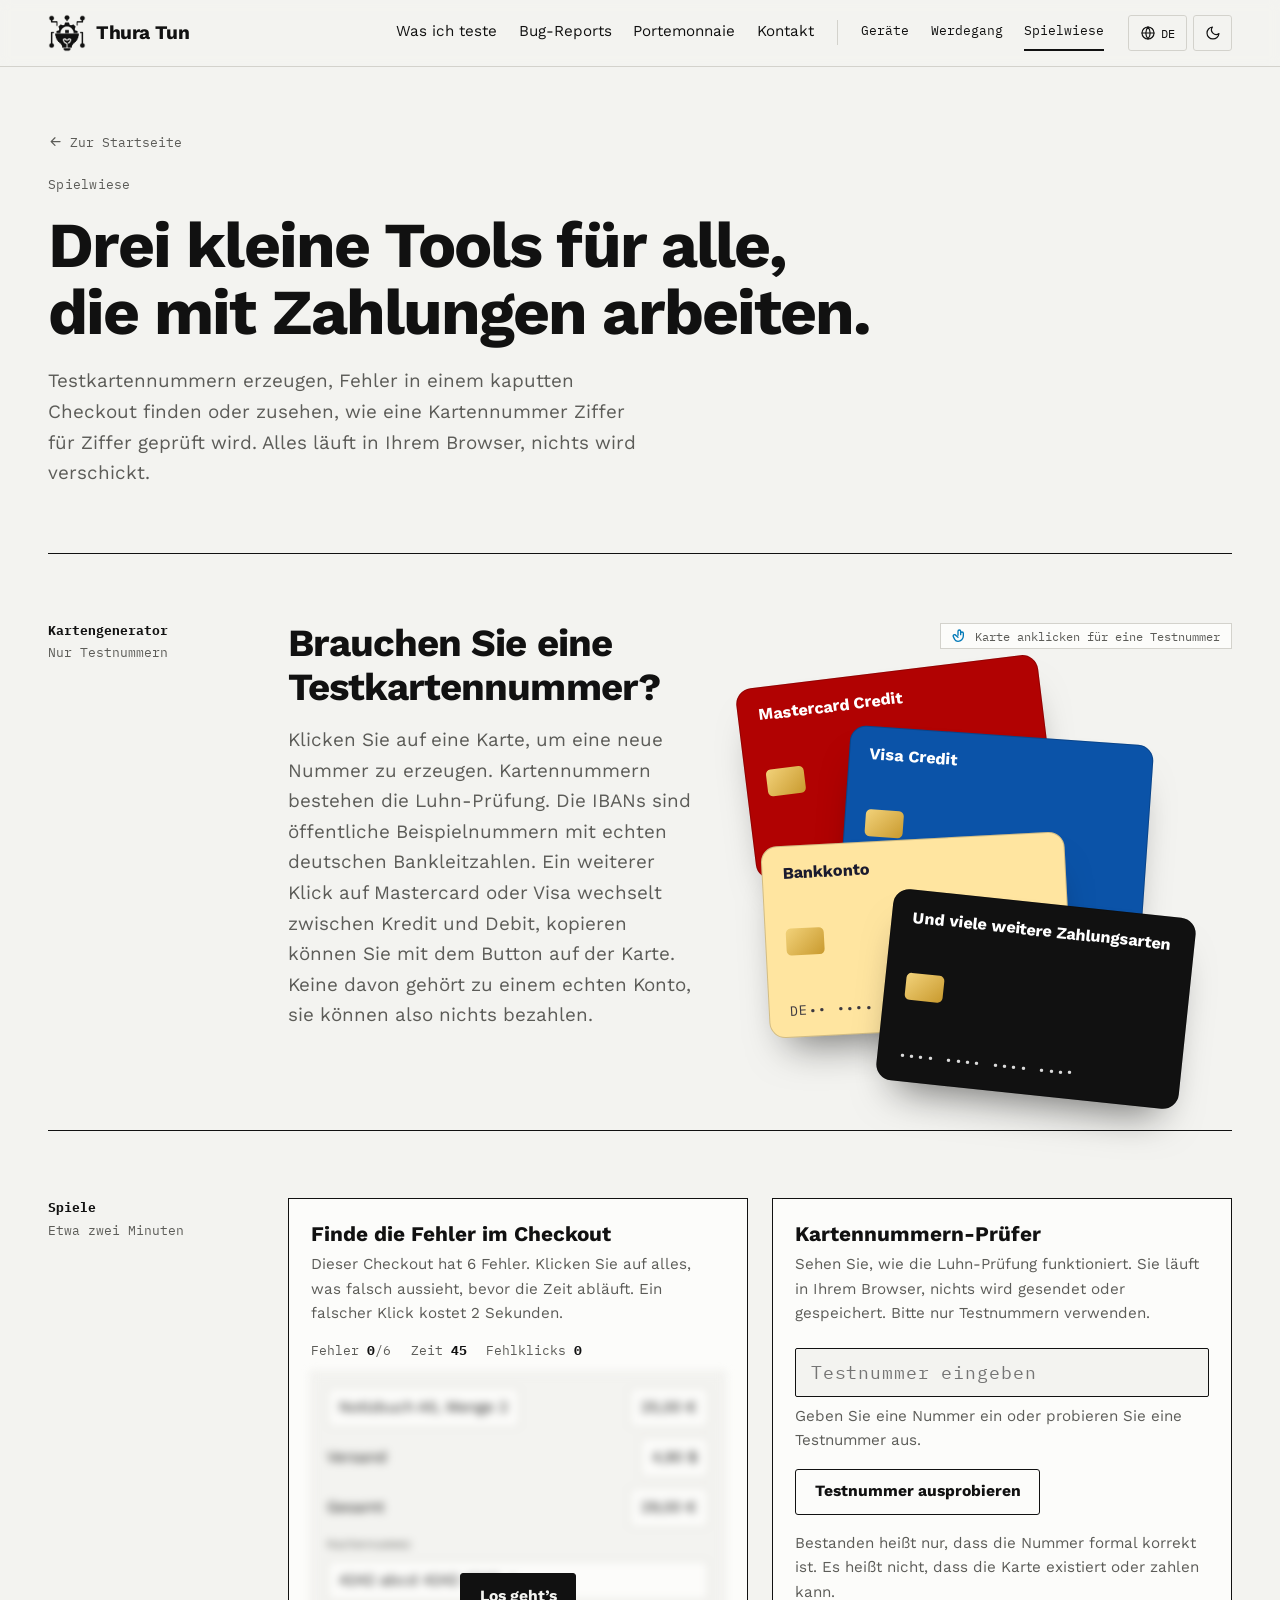
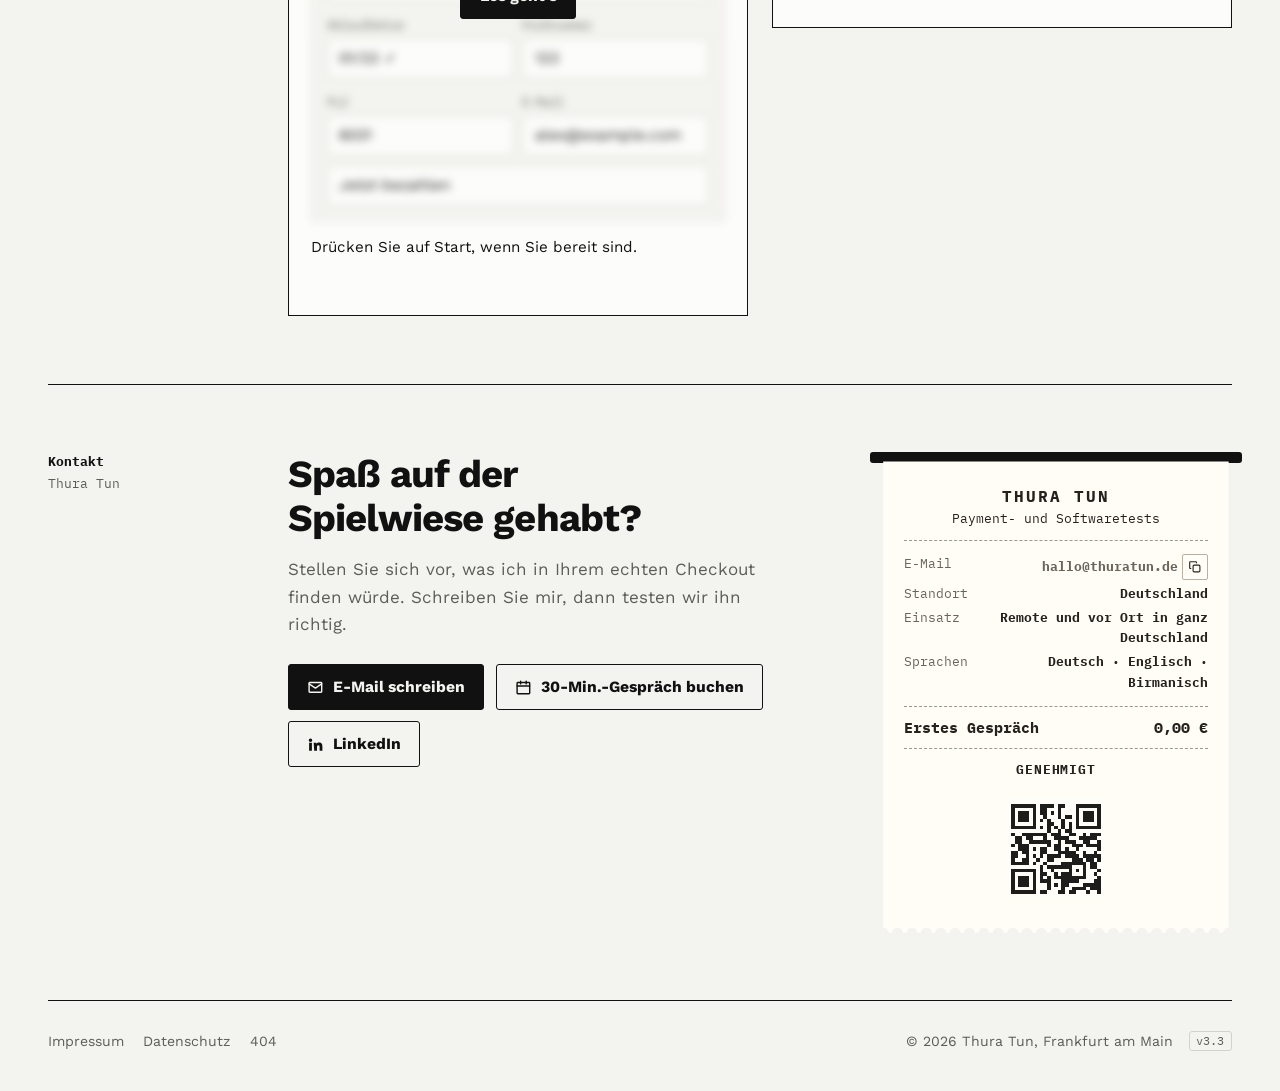
<file: de/play.html>
<!DOCTYPE html>

<html lang="de">
<head>
<base href="../"/><meta charset="utf-8"/>
<meta content="width=device-width, initial-scale=1, viewport-fit=cover" name="viewport"/>
<title>Thura Tun | Testkarten-Generator &amp; Checkout-Spiel</title>
<meta content="Payment-Testing-Spielwiese: gültige Testkartennummern und IBANs erzeugen, Fehler in einem kaputten Checkout finden und sehen, wie Kartennummern geprüft werden." name="description"/>
<link href="https://thuratun.de/de/play" rel="canonical"/>
<link href="https://thuratun.de/play" hreflang="en" rel="alternate"/>
<link href="https://thuratun.de/de/play" hreflang="de" rel="alternate"/>
<link href="https://thuratun.de/play" hreflang="x-default" rel="alternate"/>
<meta content="#F3F3F0" media="(prefers-color-scheme: light)" name="theme-color"/>
<meta content="#0E0E0E" media="(prefers-color-scheme: dark)" name="theme-color"/>
<link href="[data-uri]" rel="icon" type="image/png"/>
<link href="[data-uri]" rel="apple-touch-icon"/>
<link as="font" crossorigin="" href="assets/fonts/WorkSans-Regular.woff" rel="preload" type="font/woff"/>
<link href="assets/fonts.css" rel="stylesheet"/>
<script data-website-id="a2760b34-6fcb-44bb-a17a-fbfdb37f8c8f" defer="" src="https://cloud.umami.is/script.js"></script>
<style>
:root{--mi:url([data-uri]);--mf:url([data-uri])}
.mk-i{--m:var(--mi)}.mk-f{--m:var(--mf)}
:root{
  --bg:#F3F3F0;--paper:#FCFCFA;--ink:#111111;--muted:#5C5C58;--line:#D3D2CC;--line2:#E6E5E0;
  --hi:#8FD3F7;--acc:#0279B8;--ok:#1C7443;--bad:#B8392C;--warn:#A86B00;
  --serif:"Young Serif",Georgia,"Times New Roman",serif;
  --sans:"Work Sans","Segoe UI",system-ui,-apple-system,Arial,sans-serif;
  --mono:"IBM Plex Mono",ui-monospace,"Cascadia Mono",Consolas,monospace;
  --w:74rem;color-scheme:light
}
@media (prefers-color-scheme:dark){:root:not([data-theme="light"]){--bg:#0E0E0E;--paper:#181818;--ink:#EDEDEA;--muted:#A2A29E;--line:#343432;--line2:#242423;--hi:#38BDF8;--acc:#38BDF8;--ok:#69C28F;--bad:#EE7E6E;--warn:#E3A93F;color-scheme:dark}}
:root[data-theme="dark"]{--bg:#0E0E0E;--paper:#181818;--ink:#EDEDEA;--muted:#A2A29E;--line:#343432;--line2:#242423;--hi:#38BDF8;--acc:#38BDF8;--ok:#69C28F;--bad:#EE7E6E;--warn:#E3A93F;color-scheme:dark}
*,*::before,*::after{box-sizing:border-box}
html{-webkit-text-size-adjust:100%;scroll-padding-top:5.5rem}
body{margin:0;background:var(--bg);color:var(--ink);font:400 1.0625rem/1.62 var(--sans);-webkit-font-smoothing:antialiased;text-rendering:optimizeLegibility}
:root[lang="my"] body{font-family:var(--sans),"Myanmar Text","Noto Sans Myanmar","Padauk",sans-serif;line-height:1.9}
img,svg{display:block;max-width:100%}
a{color:inherit;text-decoration-thickness:1px;text-underline-offset:.2em}
a:hover{text-decoration-color:var(--acc);text-decoration-thickness:2px}
:focus-visible{outline:2px solid var(--ink);outline-offset:3px}
button{font:inherit;color:inherit}
::selection{background:var(--hi);color:#111}
.w{width:min(100% - 2.5rem,var(--w));margin-inline:auto}
.sr{position:absolute;width:1px;height:1px;overflow:hidden;clip:rect(0 0 0 0);white-space:nowrap}
.mono{font-family:var(--mono)}

/* type */
h1,h2,h3{font-weight:400;margin:0;text-wrap:balance}
h1{font:700 clamp(2.3rem,5.2vw,4rem)/1.06 var(--sans);letter-spacing:-.03em}
h2{font:700 clamp(1.65rem,3.2vw,2.4rem)/1.15 var(--sans);letter-spacing:-.025em}
h3{font:700 1.08rem/1.35 var(--sans)}
:root[lang="my"] h1,:root[lang="my"] h2{font-family:var(--sans),"Myanmar Text","Noto Sans Myanmar",serif;line-height:1.45}
p{margin:0 0 1rem}
.lead{font-size:1.18rem;color:var(--muted);max-width:38rem}
.kick{font:500 .8rem/1.4 var(--mono);color:var(--muted);letter-spacing:.02em;margin:0 0 1.1rem}
/* highlight: magnetic stripe, swiped in from the left like a card */
.mark{background:linear-gradient(var(--ink),var(--ink)) no-repeat 0 0/0% 100%;padding:0 .14em;margin:0 .02em;-webkit-box-decoration-break:clone;box-decoration-break:clone;transition:background-size .7s cubic-bezier(.7,0,.2,1) .3s,color .2s linear .62s}
.mark.on,html:not(.js) .mark{background-size:100% 100%;color:var(--bg)}
.mark.done{transition:none}

/* header */
.hd{position:sticky;top:0;z-index:40;background:color-mix(in srgb,var(--bg) 92%,transparent);backdrop-filter:blur(6px);-webkit-backdrop-filter:blur(6px);border-bottom:1px solid var(--line)}
.hd-in{display:flex;align-items:center;gap:1.5rem;min-height:4.1rem}
.wm{display:flex;align-items:center;gap:.6rem;text-decoration:none;white-space:nowrap}
.mk{display:inline-block;background:currentColor;-webkit-mask:var(--m) center/contain no-repeat;mask:var(--m) center/contain no-repeat;flex:none}
.mk-i{width:2.4rem;height:2.4rem;transition:transform .35s cubic-bezier(.3,1.5,.5,1)}
.wm:hover .mk-i{transform:rotate(-10deg)}
.mk-f{width:4.6rem;height:5.5rem}
.wm-n{font:700 1.2rem var(--sans);letter-spacing:-.02em}
.wm-s{font:500 .74rem var(--mono);color:var(--muted);align-self:flex-end;margin-bottom:.3rem}
.nv{display:flex;gap:1.35rem;margin-left:auto}
.nv a{font-size:.95rem;text-decoration:none;padding:.3rem 0;border-bottom:2px solid transparent;white-space:nowrap}
.nv a:hover{border-bottom-color:var(--hi)}
.nv .pg{position:relative}
.nv .sep{width:1px;align-self:stretch;margin:.35rem .1rem;background:var(--line)}
.nv .pg{font-family:var(--mono);font-size:.84rem;padding-top:.35rem}
.nv a.act,.nv a[aria-current="page"]{border-bottom-color:var(--ink)}
.tl{display:flex;gap:.4rem;align-items:center}
.tb{display:inline-flex;align-items:center;gap:.35rem;height:2.25rem;padding:0 .65rem;border:1px solid var(--line);background:none;border-radius:3px;cursor:pointer;font:500 .78rem var(--mono)}
.tb:hover{border-color:var(--ink)}
.tb svg{width:1rem;height:1rem}
#theme .sun{display:none}
:root[data-theme="dark"] #theme .sun{display:block}:root[data-theme="dark"] #theme .moon{display:none}
@media (prefers-color-scheme:dark){:root:not([data-theme="light"]) #theme .sun{display:block}:root:not([data-theme="light"]) #theme .moon{display:none}}
.mb{display:none}
.lsel{position:relative}
.lmenu{position:absolute;right:0;top:calc(100% + .4rem);min-width:9.5rem;background:var(--paper);border:1px solid var(--ink);padding:.3rem;z-index:50;box-shadow:4px 4px 0 var(--line)}
.lmenu[hidden]{display:none}
.lmenu button{display:flex;width:100%;justify-content:space-between;background:none;border:0;padding:.5rem .6rem;cursor:pointer;text-align:left;font-size:.95rem}
.lmenu button:hover{background:var(--line2)}
.lmenu button.on::after{content:"●";font-size:.6rem;align-self:center}
@media (max-width:62rem){
  .wm-s{display:none}
  .mb{display:inline-flex}
  .nv{position:absolute;left:0;right:0;top:100%;display:none;flex-direction:column;gap:0;background:var(--bg);border-bottom:1px solid var(--ink);padding:.5rem 1.25rem 1rem}
  .hd.open .nv{display:flex}
  .nv a{padding:.75rem 0;border-bottom:1px solid var(--line2);font-size:1.05rem}
  .nv .sep{height:1px;width:auto;margin:.6rem 0;background:var(--ink)}
  .nv .pg{font-size:.95rem;padding-top:.75rem}
  .nv a.act,.nv a[aria-current="page"]{border-bottom-color:var(--line2);font-weight:600}
  .tl{margin-left:auto}
}

/* buttons */
.btns{display:flex;flex-wrap:wrap;gap:.7rem}
.btn{display:inline-flex;align-items:center;gap:.55rem;padding:.78rem 1.15rem;border:1.5px solid var(--ink);border-radius:3px;background:transparent;font:600 .98rem/1.2 var(--sans);text-decoration:none;cursor:pointer;transition:transform .15s,box-shadow .15s}
.btn svg{width:1.05rem;height:1.05rem;flex:none}
.btn.primary{background:var(--ink);color:var(--bg)}
.btn:hover{transform:translate(-2px,-2px);box-shadow:3px 3px 0 var(--acc);text-decoration:none}
.btn:active{transform:none;box-shadow:none}

/* ledger sections: label column + content column */
.sec{display:grid;grid-template-columns:12.5rem minmax(0,1fr);gap:2.5rem;padding:4.2rem 0;border-top:1.5px solid var(--ink)}
.sec-l{font:500 .8rem/1.5 var(--mono);color:var(--muted)}
.sec-l b{display:block;color:var(--ink);font-weight:700;margin-bottom:.2rem}
.sec-l span{display:block}
.sec-l>div{position:sticky;top:6rem}
.sec h2{max-width:40rem;margin-bottom:1rem}
.sec .lead{margin-bottom:2rem}
@media (max-width:52rem){.sec{grid-template-columns:1fr;gap:1rem;padding:3rem 0}.sec-l>div{position:static;display:flex;gap:.8rem;flex-wrap:wrap}.sec-l b{margin:0}}

/* tags */
.tag{display:inline-block;font:600 .7rem/1 var(--mono);text-transform:uppercase;letter-spacing:.04em;padding:.32rem .45rem;border:1px solid currentColor;border-radius:2px;white-space:nowrap}
.tag.crit{color:var(--bad)}.tag.high{color:var(--warn)}

/* chips used as filters */
.flt{display:flex;flex-wrap:wrap;gap:.4rem;margin:0 0 1.4rem}
.flt button{font:500 .8rem var(--mono);padding:.45rem .7rem;border:1px solid var(--line);background:none;border-radius:2px;cursor:pointer}
.flt button:hover{border-color:var(--ink)}
.flt button[aria-pressed="true"]{background:var(--ink);color:var(--bg);border-color:var(--ink)}
.flt button i{font-style:normal;opacity:.6;margin-left:.3rem}

/* receipt (contact) */
.ct{display:grid;grid-template-columns:minmax(0,1fr) 22rem;gap:3rem;align-items:start}
.ct h2{margin-bottom:1rem}
.ct p{color:var(--muted);max-width:32rem;margin-bottom:1.6rem}
.rw{position:relative;padding-top:.6rem}
.rw::before{content:"";position:absolute;left:-.6rem;right:-.6rem;top:0;height:.7rem;background:var(--ink);border-radius:3px}
.rc{position:relative;background:#FFFDF6;color:#23221E;font:400 .82rem/1.55 var(--mono);padding:1.4rem 1.3rem 1.5rem;margin:0 .2rem;box-shadow:0 18px 30px -24px rgba(0,0,0,.6);-webkit-mask:linear-gradient(#000 0 0) top/100% calc(100% - .55rem) no-repeat,radial-gradient(circle at 50% 100%,transparent .32rem,#000 .34rem) bottom/.9rem .56rem repeat-x;mask:linear-gradient(#000 0 0) top/100% calc(100% - .55rem) no-repeat,radial-gradient(circle at 50% 100%,transparent .32rem,#000 .34rem) bottom/.9rem .56rem repeat-x;transform-origin:top;padding-bottom:2rem}
.rc.rc-print{animation:feed 1.6s steps(14,end) both}
@keyframes feed{from{clip-path:inset(0 0 100% 0)}to{clip-path:inset(0 0 0 0)}}
.rc-h{text-align:center;border-bottom:1px dashed #9E978A;padding-bottom:.7rem;margin-bottom:.7rem}
.rc-h b{display:block;font-size:1rem;letter-spacing:.12em}
.rc-l{display:flex;justify-content:space-between;gap:1rem;padding:.12rem 0}
.rc-l span{color:#6A645A;flex:none}
.rc-l b{font-weight:700;text-align:right}
.rc-t{display:flex;justify-content:space-between;border-top:1px dashed #9E978A;border-bottom:1px dashed #9E978A;margin:.7rem 0;padding:.55rem 0;font-weight:700;font-size:.95rem}
.rc-ok{text-align:center;font-weight:700;letter-spacing:.06em}
.rc-em{display:flex;align-items:center;gap:.3rem;min-width:0}
.rc-em a{font-weight:700;text-decoration:none;overflow-wrap:anywhere}
.rc-cp{display:inline-grid;place-items:center;border:1px solid #B8B1A3;background:none;border-radius:2px;width:1.6rem;height:1.6rem;cursor:pointer;color:#23221E;flex:none;padding:0}
.rc-cp svg{width:.85rem;height:.85rem}
.rc-cp.ok{width:auto;padding:0 .35rem;gap:.2rem;display:inline-flex;align-items:center;font-size:.7rem}
.rc-qr{display:flex;justify-content:center;margin-top:1rem}
.rc-qr svg{width:6.5rem;height:6.5rem}
@media (max-width:52rem){.ct{grid-template-columns:1fr}.rw{max-width:22rem}}
@media (max-width:40rem){.ct .btns{flex-wrap:nowrap;gap:.45rem}.ct .btn{flex:1 1 auto;justify-content:center;padding:.72rem .6rem;font-size:.9rem;gap:.4rem}}

/* footer */
.ft{border-top:1.5px solid var(--ink);padding:1.8rem 0 2.4rem;display:flex;flex-wrap:wrap;justify-content:space-between;align-items:center;gap:1.2rem;font-size:.88rem;color:var(--muted)}
.ft-l{display:flex;align-items:center;gap:1rem;margin-left:auto}
.ft-l .mk{color:var(--ink)}
.ft nav{display:flex;flex-wrap:wrap;align-items:center;gap:1.2rem}
.ft a{text-decoration:none}
.ft a:hover{text-decoration:underline;text-decoration-color:var(--hi);text-decoration-thickness:3px}

/* plain page heads (legal, play, devices, it) */
.ph{padding:4rem 0 3rem}
.ph h1{max-width:52rem;margin-bottom:1.2rem}
.back{display:inline-flex;align-items:center;gap:.4rem;font:500 .8rem var(--mono);color:var(--muted);text-decoration:none;margin-bottom:1.6rem}
.back:hover{color:var(--ink)}
.back svg{width:.95rem;height:.95rem}

@media (prefers-reduced-motion:reduce){*,*::before,*::after{animation-duration:.01ms!important;animation-delay:0s!important;animation-iteration-count:1!important;transition-duration:.01ms!important;transition-delay:0s!important}}
@media print{.hd,.tl,.ft nav{display:none}}

.ver{font:500 .72rem/1 var(--mono);color:var(--muted);border:1px solid var(--line);border-radius:3px;padding:.22rem .42rem}
@media (max-width:40rem){.ft-l{margin-left:0}}.play{display:grid;grid-template-columns:1fr 1fr;gap:1.5rem;align-items:start}
.tool{background:var(--paper);border:1.5px solid var(--ink);padding:1.4rem}
.tool h3{font:700 1.3rem var(--sans);margin:0 0 .4rem}
:root[lang="my"] .tool h3{font-family:var(--sans);font-weight:700}
.sub{color:var(--muted);font-size:.95rem}
.hud{display:flex;gap:1.2rem;flex-wrap:wrap;font:500 .82rem var(--mono);color:var(--muted);margin:.4rem 0 .8rem}
.hud b{color:var(--ink)}
.shopwrap{position:relative}
.shop{border:1px dashed var(--line);padding:.9rem;display:grid;gap:.55rem;background:var(--bg);transition:filter .3s}
.shop.off{filter:blur(4px);pointer-events:none;user-select:none}
.shop.done{pointer-events:none}
.shop small{color:var(--muted);font:500 .72rem var(--mono)}
.ln{display:flex;justify-content:space-between;align-items:center;gap:.6rem;font-size:.95rem}
.two{display:grid;grid-template-columns:1fr 1fr;gap:.55rem}
.bx{font:inherit;font-size:.95rem;text-align:left;color:var(--ink);background:var(--paper);border:1px solid var(--line);border-radius:2px;padding:.45rem .7rem;cursor:pointer;width:100%}
.ln .bx{width:auto}
.bx:hover{border-color:var(--ink)}
.bx.found{border-color:var(--ok);background:color-mix(in srgb,var(--ok) 18%,var(--paper))}
.bx.wrong{border-color:var(--bad);background:color-mix(in srgb,var(--bad) 16%,var(--paper))}
.bx.missed{border-color:var(--warn);background:color-mix(in srgb,var(--warn) 18%,var(--paper))}
.ovl{position:absolute;inset:0;display:flex;align-items:center;justify-content:center}
.ovl[hidden]{display:none}
.feed{min-height:3.6rem;margin:.9rem 0 0;font-size:.95rem}
.feed .btn{margin-top:.6rem;padding:.5rem 1rem;font-size:.92rem}
.cc{width:100%;font:500 1.1rem var(--mono);letter-spacing:.05em;padding:.75rem .9rem;border:1.5px solid var(--ink);border-radius:2px;background:var(--bg);color:var(--ink);margin:.4rem 0}
.cc:focus{outline:2px solid var(--hi);outline-offset:2px}
.dgs{display:flex;flex-wrap:wrap;gap:.25rem;margin:.9rem 0}
.dg{width:1.65rem;height:2rem;display:grid;place-items:center;background:var(--bg);border:1px solid var(--line);font:600 .92rem var(--mono)}
.dg.x2{background:var(--ink);border-color:var(--ink);color:var(--bg)}
.pill{display:inline-block;font:600 .75rem var(--mono);padding:.25rem .5rem;border:1px solid var(--line);margin:0 .3rem .3rem 0}
.pill.ok{color:var(--ok);border-color:currentColor}.pill.no{color:var(--bad);border-color:currentColor}
.vd{font:700 1.1rem var(--sans);margin:.4rem 0}
#ccres .sub{margin:0}
.gstamp{position:absolute;left:50%;top:42%;font:700 1.25rem/1 var(--mono);letter-spacing:.14em;color:var(--ok);border:3px solid currentColor;border-radius:5px;padding:.6rem .8rem;background:color-mix(in srgb,var(--paper) 70%,transparent);transform:translate(-50%,-50%) rotate(-8deg);animation:gst .45s cubic-bezier(.3,1.5,.5,1) both;pointer-events:none;white-space:nowrap}
@keyframes gst{0%{opacity:0;transform:translate(-50%,-50%) rotate(-8deg) scale(2.6)}100%{opacity:1;transform:translate(-50%,-50%) rotate(-8deg) scale(1)}}
@media (max-width:60rem){.play{grid-template-columns:1fr}}

/* test card generator */
.cg{display:grid;grid-template-columns:minmax(0,.9fr) minmax(0,1.1fr);gap:2.5rem;align-items:center}
.cg h2{margin-bottom:1rem}
.stage{position:relative;height:25rem;--tx:0px;--ty:0px;margin-top:1.6rem}
.pc{position:absolute;left:var(--l);top:var(--t);width:min(19rem,74%);aspect-ratio:1.586;border-radius:16px;padding:1.1rem 1.3rem;display:flex;flex-direction:column;justify-content:space-between;font:700 1.02rem var(--sans);box-shadow:0 26px 40px -20px rgba(0,0,0,.55);outline:1px solid rgba(0,0,0,.18);outline-offset:-1px;transform:rotate(var(--r)) translate(calc(var(--tx)*var(--k)),calc(var(--ty)*var(--k)));transition:transform .3s ease-out,background .45s,color .45s;animation:deal .9s cubic-bezier(.2,.8,.2,1) backwards,float 6s ease-in-out infinite;animation-delay:calc(var(--i)*.16s + .3s),calc(var(--i)*-1.4s);cursor:pointer;user-select:none;background-size:cover}
.pc:focus-visible{outline:3px solid var(--acc);outline-offset:3px}
.pc small{font:500 .85rem var(--mono);letter-spacing:.1em;opacity:.85}
.pc small.gen{letter-spacing:.03em;font-size:.78rem;font-variant-numeric:tabular-nums;white-space:nowrap}
.chip{width:2.4rem;height:1.7rem;border-radius:5px;background:linear-gradient(135deg,#F2D27A,#C99A2E)}
@keyframes deal{from{opacity:0;scale:.75}}
@keyframes float{50%{translate:0 -12px}}
.hint{position:absolute;z-index:9999;right:0;top:-2rem;background:var(--paper);border:1px solid var(--line);padding:.25rem .7rem;font:500 .78rem var(--mono);color:var(--muted);display:flex;align-items:center;gap:.4rem}
.hint svg{width:1rem;height:1rem;color:var(--acc)}
.tt{position:absolute;right:1.1rem;top:50%;transform:translateY(-50%);font:600 .62rem var(--mono);font-style:normal;letter-spacing:.08em;text-transform:uppercase;padding:.2rem .5rem;border-radius:3px;background:color-mix(in srgb,currentColor 18%,transparent)}
.cp{position:absolute;right:.9rem;bottom:.75rem;display:inline-flex;align-items:center;gap:.3rem;height:2rem;min-width:2rem;justify-content:center;padding:0 .5rem;border:0;border-radius:4px;background:color-mix(in srgb,currentColor 18%,transparent);color:inherit;font:600 .75rem var(--sans);cursor:pointer;transition:background .2s,transform .2s}
.cp:hover{background:color-mix(in srgb,currentColor 30%,transparent);transform:scale(1.08)}
.cp.ok{background:#1C7443;color:#fff}
.cp svg{width:1rem;height:1rem;flex:none}
@media (max-width:60rem){.cg{grid-template-columns:1fr;gap:1rem}.pc{width:min(17rem,70%)}.stage{height:24rem}}
@media (max-width:40rem){.pc small.gen{font-size:.7rem}.hint{right:auto;left:0}}

</style>
<script>(function(d){d.className+=' js';try{var t=localStorage.getItem('theme');if(t)d.dataset.theme=t}catch(e){}})(document.documentElement)</script>
</head>
<body>
<a class="sr" href="#top">Skip to content</a>
<header class="hd" id="hd">
<div class="w hd-in">
<a class="wm" data-page="de/index.html" href="de/"><span aria-hidden="true" class="mk mk-i"></span><span class="wm-n">Thura Tun</span></a>
<nav aria-label="Main" class="nv" id="nv"><a data-i18n="n.what" data-page="de/index.html#services" href="de/#services">Was ich teste</a><a data-i18n="n.bugs" data-page="de/index.html#bugs" href="de/#bugs">Bug-Reports</a><a data-i18n="n.wallet" data-page="de/index.html#wallet" href="de/#wallet">Portemonnaie</a><a data-i18n="n.ct" data-page="de/index.html#contact" href="de/#contact">Kontakt</a><span aria-hidden="true" class="sep"></span><a class="pg" data-i18n="n.dev" data-page="de/devices.html" href="de/devices">Geräte</a><a class="pg" data-i18n="n.bg" data-page="de/it-admin.html" href="de/it-admin">Werdegang</a><a aria-current="page" class="pg" data-i18n="n.play" data-page="de/play.html" href="de/play">Spielwiese</a></nav>
<div class="tl">
<div class="lsel"><button aria-expanded="false" aria-haspopup="true" class="tb" data-aria="langA" id="lang" type="button"><svg aria-hidden="true" fill="none" stroke="currentColor" stroke-linecap="round" stroke-linejoin="round" stroke-width="1.8" viewbox="0 0 24 24"><circle cx="12" cy="12" r="9"></circle><path d="M3 12h18M12 3a14 14 0 0 1 0 18M12 3a14 14 0 0 0 0 18"></path></svg><span id="lcur">EN</span></button><div class="lmenu" hidden="" id="lmenu" role="menu"><button data-l="en" lang="en" role="menuitemradio" type="button">English</button><button data-l="de" lang="de" role="menuitemradio" type="button">Deutsch</button><button data-l="my" lang="my" role="menuitemradio" type="button">မြန်မာ</button></div></div>
<button class="tb" data-aria="themeA" id="theme" type="button"><svg aria-hidden="true" class="moon" fill="none" stroke="currentColor" stroke-linecap="round" stroke-linejoin="round" stroke-width="1.8" viewbox="0 0 24 24"><path d="M21 12.8A9 9 0 1 1 11.2 3a7 7 0 0 0 9.8 9.8z"></path></svg><svg aria-hidden="true" class="sun" fill="none" stroke="currentColor" stroke-linecap="round" stroke-linejoin="round" stroke-width="1.8" viewbox="0 0 24 24"><circle cx="12" cy="12" r="4"></circle><path d="M12 2v2M12 20v2M4.9 4.9l1.4 1.4M17.7 17.7l1.4 1.4M2 12h2M20 12h2M4.9 19.1l1.4-1.4M17.7 6.3l1.4-1.4"></path></svg></button>
<button aria-controls="nv" aria-expanded="false" class="tb mb" id="menu" type="button"><span data-i18n="menu">Menü</span></button>
</div>
</div>
</header>
<main id="top">
<div class="w">
<div class="ph">
<a class="back" data-page="de/index.html" href="de/"><svg aria-hidden="true" fill="none" stroke="currentColor" stroke-linecap="round" stroke-linejoin="round" stroke-width="2" viewbox="0 0 24 24"><path d="M19 12H5M11 18l-6-6 6-6"></path></svg><span data-i18n="back">Zur Startseite</span></a>
<p class="kick" data-i18n="pg.kick">Spielwiese</p>
<h1 data-i18n="pg.h1">Drei kleine Tools für alle, die mit Zahlungen arbeiten.</h1>
<p class="lead" data-i18n="pg.p">Testkartennummern erzeugen, Fehler in einem kaputten Checkout finden oder zusehen, wie eine Kartennummer Ziffer für Ziffer geprüft wird. Alles läuft in Ihrem Browser, nichts wird verschickt.</p>
</div>
<section class="sec" id="cards">
<div class="sec-l"><div><b data-i18n="cg.l">Kartengenerator</b><span data-i18n="cg.n">Nur Testnummern</span></div></div>
<div class="cg">
<div class="cg-t">
<h2 data-i18n="cg.h">Brauchen Sie eine Testkartennummer?</h2>
<p class="lead" data-i18n="cg.p">Klicken Sie auf eine Karte, um eine neue Nummer zu erzeugen. Kartennummern bestehen die Luhn-Prüfung. Die IBANs sind öffentliche Beispielnummern mit echten deutschen Bankleitzahlen. Ein weiterer Klick auf Mastercard oder Visa wechselt zwischen Kredit und Debit, kopieren können Sie mit dem Button auf der Karte. Keine davon gehört zu einem echten Konto, sie können also nichts bezahlen.</p>
</div>
<div class="stage">
<div class="pc" data-g="mc" style="--i:0;--l:2%;--t:4%;--r:-7deg;--k:.5;background:#B10202;color:#fff"><span>Mastercard Credit</span><i class="chip"></i><small>•••• •••• •••• ••••</small></div>
<div class="pc" data-g="visa" style="--i:1;--l:22%;--t:20%;--r:4deg;--k:1;background:#0B53A8;color:#fff"><span>Visa Credit</span><i class="chip"></i><small>•••• •••• •••• ••••</small></div>
<div class="pc" data-g="bank" style="--i:2;--l:6%;--t:46%;--r:-3deg;--k:1.5;background:#FFE5A0;color:#1B1B2F"><span data-i18n="card.bank">Bankkonto</span><i class="chip"></i><small>DE•• •••• •••• ••••</small></div>
<div class="pc" data-g="more" style="--i:3;--l:30%;--t:62%;--r:6deg;--k:2;background:#111;color:#fff"><span data-i18n="card.more">Und viele weitere Zahlungsarten</span><i class="chip"></i><small>•••• •••• •••• ••••</small></div>
<span aria-hidden="true" class="hint"><svg fill="none" stroke="currentColor" stroke-linecap="round" stroke-linejoin="round" stroke-width="2" viewbox="0 0 24 24"><path d="M9 11V5a2 2 0 0 1 4 0v5M13 10V8a2 2 0 0 1 4 0v4a8 8 0 0 1-8 8 6 6 0 0 1-5-3l-2-4a2 2 0 0 1 3.5-2L9 14"></path></svg><span data-i18n="hint">Karte anklicken für eine Testnummer</span></span>
</div>
</div>
</section>
<section class="sec" id="games"><div class="sec-l"><div><b data-i18n="pg.l">Spiele</b><span data-i18n="pg.n">Etwa zwei Minuten</span></div></div><div>
<div class="play">
<div class="tool">
<h3 data-i18n="g.h">Finde die Fehler im Checkout</h3>
<p class="sub" data-i18n="g.sub">Dieser Checkout hat 6 Fehler. Klicken Sie auf alles, was falsch aussieht, bevor die Zeit abläuft. Ein falscher Klick kostet 2 Sekunden.</p>
<div class="hud"><span><span data-i18n="g.bugs">Fehler</span> <b id="gfound">0</b>/6</span><span><span data-i18n="g.time">Zeit</span> <b id="gtime">45</b></span><span><span data-i18n="g.miss">Fehlklicks</span> <b id="gmiss">0</b></span></div>
<div class="shopwrap">
<div class="shop off" id="shop">
<div class="ln"><button class="bx" data-b="ok:item" data-i18n="s.item" type="button">Notizbuch A5, Menge 2</button><button class="bx" data-b="ok:line" data-i18n="s.line" type="button">25,00 €</button></div>
<div class="ln"><span data-i18n="s.ship">Versand</span><button class="bx" data-b="ship" data-i18n="s.shipv" type="button">4,90 $</button></div>
<div class="ln"><span data-i18n="s.total">Gesamt</span><button class="bx" data-b="total" data-i18n="s.totalv" type="button">29,00 €</button></div>
<small data-i18n="s.card">Kartennummer</small>
<button class="bx" data-b="card" type="button">4242 abcd 4242 4242 ✓</button>
<div class="two"><div><small data-i18n="s.exp">Ablaufdatum</small><button class="bx" data-b="exp" type="button">01/22 ✓</button></div><div><small data-i18n="s.cvc">Prüfnummer</small><button class="bx" data-b="cvc" type="button">123</button></div></div>
<div class="two"><div><small data-i18n="s.zip">PLZ</small><button class="bx" data-b="zip" type="button">6031</button></div><div><small data-i18n="s.mail">E-Mail</small><button class="bx" data-b="ok:mail" type="button">alex@example.com</button></div></div>
<button class="bx" data-b="ok:pay" data-i18n="s.pay" type="button">Jetzt bezahlen</button>
</div>
<div class="ovl" id="govl"><button class="btn primary" data-i18n="g.start" id="gstart" type="button">Los geht’s</button></div>
</div>
<p aria-live="polite" class="feed" id="gfeed"></p>
</div>
<div class="tool">
<h3 data-i18n="c.h">Kartennummern-Prüfer</h3>
<p class="sub" data-i18n="c.sub">Sehen Sie, wie die Luhn-Prüfung funktioniert. Sie läuft in Ihrem Browser, nichts wird gesendet oder gespeichert. Bitte nur Testnummern verwenden.</p>
<input autocomplete="off" class="cc" data-aria="ccPh" data-ph="ccPh" id="cc" inputmode="numeric" maxlength="30" spellcheck="false" type="text"/>
<div aria-live="polite" id="ccres"></div>
<p style="margin:1rem 0 0"><button class="btn" data-i18n="c.try" id="ccnext" type="button">Testnummer ausprobieren</button></p>
<p class="sub" data-i18n="c.note" style="margin:1rem 0 0">Bestanden heißt nur, dass die Nummer formal korrekt ist. Es heißt nicht, dass die Karte existiert oder zahlen kann.</p>
</div>
</div>
</div></section>
<section class="sec" id="contact">
<div class="sec-l"><div><b data-i18n="n.ct">Kontakt</b><span>Thura Tun</span></div></div>
<div class="ct">
<div>
<h2 data-i18n="ct.h">Spaß auf der Spielwiese gehabt?</h2>
<p data-i18n="ct.p">Stellen Sie sich vor, was ich in Ihrem echten Checkout finden würde. Schreiben Sie mir, dann testen wir ihn richtig.</p>
<div class="btns">
<a class="btn primary" data-em="ed.nutaruht@ollah" data-keep="" href="#"><svg aria-hidden="true" fill="none" stroke="currentColor" stroke-linecap="round" stroke-linejoin="round" stroke-width="2" viewbox="0 0 24 24"><rect height="14" rx="1" width="18" x="3" y="5"></rect><path d="m3 7 9 6 9-6"></path></svg><span data-i18n="ct.mail">E-Mail schreiben</span></a>
<a class="btn" href="https://calendar.app.google/HuX3KkZ1Y64eFAcQ6" rel="noopener" target="_blank"><svg aria-hidden="true" fill="none" stroke="currentColor" stroke-linecap="round" stroke-linejoin="round" stroke-width="2" viewbox="0 0 24 24"><rect height="16" rx="1" width="18" x="3" y="5"></rect><path d="M3 10h18M8 3v4M16 3v4"></path></svg><span data-i18n="ct.book">30-Min.-Gespräch buchen</span></a>
<a class="btn" href="https://www.linkedin.com/in/tunthura/" rel="noopener"><svg aria-hidden="true" fill="currentColor" viewbox="0 0 24 24"><path d="M4.98 3.5a2.5 2.5 0 1 1 0 5 2.5 2.5 0 0 1 0-5zM3 9.75h4v11.5H3zM9.5 9.75h3.8v1.6h.05c.55-1 1.9-1.95 3.85-1.95 4.05 0 4.8 2.65 4.8 6.1v5.75h-4v-5.1c0-1.2 0-2.8-1.7-2.8s-2 1.35-2 2.7v5.2h-4z"></path></svg>LinkedIn</a>
</div>
</div>
<div class="rw">
<div class="rc">
<div class="rc-h"><b>THURA TUN</b><span data-i18n="rc.sub">Payment- und Softwaretests</span></div>
<div class="rc-l"><span data-i18n="rc.mail">E-Mail</span><span class="rc-em"><a class="eml" data-em="ed.nutaruht@ollah" href="#">hallo [at] thuratun.de</a><button class="rc-cp" data-aria="copyMail" id="cpmail" type="button"><svg aria-hidden="true" fill="none" stroke="currentColor" stroke-linecap="round" stroke-linejoin="round" stroke-width="2" viewbox="0 0 24 24"><rect height="12" rx="2" width="12" x="9" y="9"></rect><path d="M5 15H4a1 1 0 0 1-1-1V4a1 1 0 0 1 1-1h10a1 1 0 0 1 1 1v1"></path></svg></button></span></div>
<div class="rc-l"><span data-i18n="rc.loc">Standort</span><b data-i18n="rc.locv">Deutschland</b></div>
<div class="rc-l"><span data-i18n="rc.where">Einsatz</span><b data-i18n="rc.wherev">Remote und vor Ort in ganz Deutschland</b></div>
<div class="rc-l"><span data-i18n="rc.lang">Sprachen</span><b data-i18n="rc.langv">Deutsch · Englisch · Birmanisch</b></div>
<div class="rc-t"><span data-i18n="rc.tot">Erstes Gespräch</span><b data-i18n="rc.totv">0,00 €</b></div>
<div class="rc-ok" data-i18n="rc.ok">GENEHMIGT</div>
<div class="rc-qr"><svg aria-label="QR code: thuratun.de" role="img" shape-rendering="crispEdges" viewbox="-2 -2 29 29"><rect fill="#FFFDF7" height="29" width="29" x="-2" y="-2"></rect><path d="M0 0h1v1h-1zM1 0h1v1h-1zM2 0h1v1h-1zM3 0h1v1h-1zM4 0h1v1h-1zM5 0h1v1h-1zM6 0h1v1h-1zM8 0h1v1h-1zM9 0h1v1h-1zM10 0h1v1h-1zM11 0h1v1h-1zM13 0h1v1h-1zM14 0h1v1h-1zM18 0h1v1h-1zM19 0h1v1h-1zM20 0h1v1h-1zM21 0h1v1h-1zM22 0h1v1h-1zM23 0h1v1h-1zM24 0h1v1h-1zM0 1h1v1h-1zM6 1h1v1h-1zM8 1h1v1h-1zM9 1h1v1h-1zM13 1h1v1h-1zM18 1h1v1h-1zM24 1h1v1h-1zM0 2h1v1h-1zM2 2h1v1h-1zM3 2h1v1h-1zM4 2h1v1h-1zM6 2h1v1h-1zM8 2h1v1h-1zM9 2h1v1h-1zM11 2h1v1h-1zM13 2h1v1h-1zM18 2h1v1h-1zM20 2h1v1h-1zM21 2h1v1h-1zM22 2h1v1h-1zM24 2h1v1h-1zM0 3h1v1h-1zM2 3h1v1h-1zM3 3h1v1h-1zM4 3h1v1h-1zM6 3h1v1h-1zM9 3h1v1h-1zM13 3h1v1h-1zM15 3h1v1h-1zM16 3h1v1h-1zM18 3h1v1h-1zM20 3h1v1h-1zM21 3h1v1h-1zM22 3h1v1h-1zM24 3h1v1h-1zM0 4h1v1h-1zM2 4h1v1h-1zM3 4h1v1h-1zM4 4h1v1h-1zM6 4h1v1h-1zM8 4h1v1h-1zM10 4h1v1h-1zM14 4h1v1h-1zM18 4h1v1h-1zM20 4h1v1h-1zM21 4h1v1h-1zM22 4h1v1h-1zM24 4h1v1h-1zM0 5h1v1h-1zM6 5h1v1h-1zM10 5h1v1h-1zM11 5h1v1h-1zM14 5h1v1h-1zM16 5h1v1h-1zM18 5h1v1h-1zM24 5h1v1h-1zM0 6h1v1h-1zM1 6h1v1h-1zM2 6h1v1h-1zM3 6h1v1h-1zM4 6h1v1h-1zM5 6h1v1h-1zM6 6h1v1h-1zM8 6h1v1h-1zM10 6h1v1h-1zM12 6h1v1h-1zM14 6h1v1h-1zM16 6h1v1h-1zM18 6h1v1h-1zM19 6h1v1h-1zM20 6h1v1h-1zM21 6h1v1h-1zM22 6h1v1h-1zM23 6h1v1h-1zM24 6h1v1h-1zM10 7h1v1h-1zM13 7h1v1h-1zM15 7h1v1h-1zM16 7h1v1h-1zM0 8h1v1h-1zM3 8h1v1h-1zM4 8h1v1h-1zM5 8h1v1h-1zM6 8h1v1h-1zM7 8h1v1h-1zM8 8h1v1h-1zM9 8h1v1h-1zM11 8h1v1h-1zM12 8h1v1h-1zM13 8h1v1h-1zM16 8h1v1h-1zM17 8h1v1h-1zM20 8h1v1h-1zM22 8h1v1h-1zM23 8h1v1h-1zM24 8h1v1h-1zM1 9h1v1h-1zM2 9h1v1h-1zM4 9h1v1h-1zM5 9h1v1h-1zM9 9h1v1h-1zM12 9h1v1h-1zM13 9h1v1h-1zM14 9h1v1h-1zM15 9h1v1h-1zM19 9h1v1h-1zM20 9h1v1h-1zM21 9h1v1h-1zM22 9h1v1h-1zM23 9h1v1h-1zM1 10h1v1h-1zM2 10h1v1h-1zM5 10h1v1h-1zM6 10h1v1h-1zM7 10h1v1h-1zM8 10h1v1h-1zM9 10h1v1h-1zM10 10h1v1h-1zM13 10h1v1h-1zM15 10h1v1h-1zM16 10h1v1h-1zM17 10h1v1h-1zM20 10h1v1h-1zM21 10h1v1h-1zM24 10h1v1h-1zM0 11h1v1h-1zM2 11h1v1h-1zM3 11h1v1h-1zM4 11h1v1h-1zM10 11h1v1h-1zM12 11h1v1h-1zM13 11h1v1h-1zM17 11h1v1h-1zM18 11h1v1h-1zM19 11h1v1h-1zM21 11h1v1h-1zM22 11h1v1h-1zM23 11h1v1h-1zM24 11h1v1h-1zM2 12h1v1h-1zM3 12h1v1h-1zM4 12h1v1h-1zM6 12h1v1h-1zM8 12h1v1h-1zM9 12h1v1h-1zM12 12h1v1h-1zM13 12h1v1h-1zM15 12h1v1h-1zM18 12h1v1h-1zM24 12h1v1h-1zM0 13h1v1h-1zM1 13h1v1h-1zM3 13h1v1h-1zM4 13h1v1h-1zM8 13h1v1h-1zM9 13h1v1h-1zM13 13h1v1h-1zM14 13h1v1h-1zM15 13h1v1h-1zM16 13h1v1h-1zM17 13h1v1h-1zM20 13h1v1h-1zM23 13h1v1h-1zM0 14h1v1h-1zM1 14h1v1h-1zM4 14h1v1h-1zM6 14h1v1h-1zM8 14h1v1h-1zM10 14h1v1h-1zM11 14h1v1h-1zM12 14h1v1h-1zM13 14h1v1h-1zM15 14h1v1h-1zM16 14h1v1h-1zM17 14h1v1h-1zM18 14h1v1h-1zM20 14h1v1h-1zM21 14h1v1h-1zM22 14h1v1h-1zM23 14h1v1h-1zM24 14h1v1h-1zM0 15h1v1h-1zM3 15h1v1h-1zM4 15h1v1h-1zM7 15h1v1h-1zM10 15h1v1h-1zM11 15h1v1h-1zM17 15h1v1h-1zM18 15h1v1h-1zM19 15h1v1h-1zM21 15h1v1h-1zM22 15h1v1h-1zM24 15h1v1h-1zM0 16h1v1h-1zM1 16h1v1h-1zM2 16h1v1h-1zM3 16h1v1h-1zM4 16h1v1h-1zM6 16h1v1h-1zM9 16h1v1h-1zM14 16h1v1h-1zM15 16h1v1h-1zM16 16h1v1h-1zM17 16h1v1h-1zM18 16h1v1h-1zM19 16h1v1h-1zM20 16h1v1h-1zM22 16h1v1h-1zM23 16h1v1h-1zM8 17h1v1h-1zM10 17h1v1h-1zM11 17h1v1h-1zM12 17h1v1h-1zM13 17h1v1h-1zM14 17h1v1h-1zM15 17h1v1h-1zM16 17h1v1h-1zM20 17h1v1h-1zM22 17h1v1h-1zM23 17h1v1h-1zM0 18h1v1h-1zM1 18h1v1h-1zM2 18h1v1h-1zM3 18h1v1h-1zM4 18h1v1h-1zM5 18h1v1h-1zM6 18h1v1h-1zM8 18h1v1h-1zM11 18h1v1h-1zM16 18h1v1h-1zM18 18h1v1h-1zM20 18h1v1h-1zM24 18h1v1h-1zM0 19h1v1h-1zM6 19h1v1h-1zM8 19h1v1h-1zM9 19h1v1h-1zM12 19h1v1h-1zM14 19h1v1h-1zM15 19h1v1h-1zM16 19h1v1h-1zM20 19h1v1h-1zM23 19h1v1h-1zM0 20h1v1h-1zM2 20h1v1h-1zM3 20h1v1h-1zM4 20h1v1h-1zM6 20h1v1h-1zM8 20h1v1h-1zM10 20h1v1h-1zM12 20h1v1h-1zM13 20h1v1h-1zM14 20h1v1h-1zM15 20h1v1h-1zM16 20h1v1h-1zM17 20h1v1h-1zM18 20h1v1h-1zM19 20h1v1h-1zM20 20h1v1h-1zM24 20h1v1h-1zM0 21h1v1h-1zM2 21h1v1h-1zM3 21h1v1h-1zM4 21h1v1h-1zM6 21h1v1h-1zM8 21h1v1h-1zM9 21h1v1h-1zM10 21h1v1h-1zM14 21h1v1h-1zM15 21h1v1h-1zM16 21h1v1h-1zM17 21h1v1h-1zM18 21h1v1h-1zM23 21h1v1h-1zM24 21h1v1h-1zM0 22h1v1h-1zM2 22h1v1h-1zM3 22h1v1h-1zM4 22h1v1h-1zM6 22h1v1h-1zM10 22h1v1h-1zM12 22h1v1h-1zM14 22h1v1h-1zM15 22h1v1h-1zM20 22h1v1h-1zM21 22h1v1h-1zM22 22h1v1h-1zM23 22h1v1h-1zM24 22h1v1h-1zM0 23h1v1h-1zM6 23h1v1h-1zM10 23h1v1h-1zM14 23h1v1h-1zM17 23h1v1h-1zM18 23h1v1h-1zM19 23h1v1h-1zM20 23h1v1h-1zM22 23h1v1h-1zM23 23h1v1h-1zM24 23h1v1h-1zM0 24h1v1h-1zM1 24h1v1h-1zM2 24h1v1h-1zM3 24h1v1h-1zM4 24h1v1h-1zM5 24h1v1h-1zM6 24h1v1h-1zM8 24h1v1h-1zM9 24h1v1h-1zM13 24h1v1h-1zM14 24h1v1h-1zM16 24h1v1h-1zM17 24h1v1h-1zM21 24h1v1h-1zM24 24h1v1h-1z" fill="#1d1d1b"></path></svg></div>
</div>
</div>
</div>
</section>
</div>
</main>
<div class="w">
<footer class="ft">
<nav aria-label="Footer"><a data-page="impressum.html" href="impressum">Impressum</a><a data-page="datenschutz.html" href="datenschutz">Datenschutz</a><a data-page="404.html" href="404">404</a></nav>
<div class="ft-l"><span data-i18n="ft.c">© 2026 Thura Tun, Frankfurt am Main</span><span class="ver" title="Website version">v3.3</span></div>
</footer>
</div>
<script>
(function(){
var PL={lang:'de',en:'play',de:'de/play'};
  /* ---------- German texts (English stays in the HTML) ---------- */
  var DE={
    'nav.pay':'Zahlungsmittel','nav.services':'Leistungen','nav.it':'IT-Erfahrung','nav.contact':'Kontakt',
    'pill':'Payment-Tester in Frankfurt, Deutschland',
    'h1':'Softwaretests, spezialisiert auf Zahlungen.',
    'lede':'Ich bin Thura, freiberuflicher Payment- und Softwaretester in Frankfurt, Deutschland, mit Hintergrund in der IT-Administration. Mein Schwerpunkt ist Payment-Testing, auch direkt im Geschäft mit verschiedenen Karten, und ich übernehme auch andere Arten von Softwaretests. Aktuell arbeite ich für große Tech-Unternehmen.',
    'hero.b1':'Meine Zahlungsmittel ansehen','hero.b2':'Kontakt aufnehmen',
    'card.bank':'Bankkonto','card.more':'Und viele weitere Zahlungsarten','hint':'Karte anklicken für eine Testnummer',
    'mq1':'Payment-Testing','mq2':'Tests im Geschäft','mq3':'Manuelles Testen','mq4':'Testautomatisierung','mq5':'Bug-Reports','mq6':'Testplanung','mq7':'IT-Administration',
    'eb1':'01 Zahlungsmittel','eb2':'02 Spielen','eb3':'02 Leistungen','eb4':'03 Projekte','eb5':'04 IT-Erfahrung','pt.eb':'Spielwiese','pt.h':'Finden Sie die Bugs?','pt.i':'Zwei kleine Spiele: Finden Sie 6 Fehler in einem kaputten Checkout, bevor die Zeit abläuft, und sehen Sie, wie Kartennummern Ziffer für Ziffer geprüft werden.','pt.b':'Jetzt spielen','pl.h1':'Payment-Testing, aber als Spiel.','l.back':'Zurück zur Startseite',
    'pay.h':'Ich teste mit meinen eigenen Zahlungsmitteln',
    'pay.i':'Ein großer Bestand an Karten und Bankkonten von vielen Banken aus vielen Ländern. So kann ich Zahlungsprobleme genau so nachstellen, wie echte Kundinnen und Kunden sie erleben.',
    'whint':'Karte antippen, um zu sehen, woher sie kommt',
    'play.h':'Zwei kleine Payment-Testing-Spiele',
    'play.i':'Testen Sie Ihren Blick an einem fehlerhaften Checkout und sehen Sie, wie Kartennummern Ziffer für Ziffer geprüft werden.',
    'g.h':'Finde die Fehler im Checkout',
    'g.sub':'Dieser Checkout hat 6 Fehler. Klicken Sie auf alles, was falsch aussieht, bevor die Zeit abläuft. Ein falscher Klick kostet 2 Sekunden.',
    'g.bugs':'Fehler','g.time':'Zeit','g.miss':'Fehlklicks','g.start':'Los geht’s',
    's.item':'Notizbuch A5, Menge 2','s.line':'25,00 €','s.ship':'Versand','s.shipv':'4,90 $','s.total':'Gesamt','s.totalv':'29,00 €',
    's.card':'Kartennummer','s.exp':'Ablaufdatum','s.cvc':'Prüfnummer','s.zip':'PLZ','s.mail':'E-Mail','s.pay':'Jetzt bezahlen',
    'c.h':'Kartennummern-Prüfer',
    'c.sub':'Sehen Sie, wie die Luhn-Prüfung funktioniert. Sie läuft in Ihrem Browser, nichts wird gesendet oder gespeichert. Bitte nur Testnummern verwenden.',
    'c.try':'Testnummer ausprobieren',
    'c.note':'Bestanden heißt nur, dass die Nummer formal korrekt ist. Es heißt nicht, dass die Karte existiert oder zahlen kann.',
    'sv.h':'Was ich für Ihr Team tun kann',
    'sv.i':'Payments sind mein Spezialgebiet, aber ich teste auch andere Software. Ich arbeite eng mit Entwicklung und Product Ownern zusammen, für ein einzelnes Release oder fest in Ihren Sprints.',
    'sv1.h':'Payment-Testing','sv1.p':'Checkout-Abläufe, Ablehnungen, Erstattungen und Timeouts, getestet mit echten Karten und Bankkonten vieler Herausgeber.',
    'sv2.h':'Payment-Tests im Geschäft','sv2.p':'Ich teste Zahlungen dort, wo Kundinnen und Kunden wirklich bezahlen: im Geschäft, am Kassenterminal, mit Ihren Testkarten oder meinen eigenen.',
    'sv3.h':'Manuelle und automatisierte Tests','sv3.p':'Exploratives Testen findet, was Skripte übersehen, dazu wiederholbare Checks für die Abläufe, die nie kaputtgehen dürfen.',
    'sv4.h':'Planung und Bug-Reports','sv4.p':'Ein klarer Plan, was zuerst getestet wird, und reproduzierbare Bug-Reports mit Belegen.',
    'ex.h':'Wo mein Testing etwas bewirkt','ex.i':'Ich nenne die Art des Unternehmens, nicht den Namen. Die Arbeit spricht für sich.',
    'ex1.t':'Tests im Geschäft','ex1.h':'Unterwegs für ein globales Kartennetzwerk','ex1.p':'Für eines der größten Kartennetzwerke der Welt habe ich Zahlungen in echten Geschäften in mehreren deutschen Städten getestet, direkt am Kassenterminal und mit deren Testkarten. Jede Stadt, jedes Terminal, jede Kartenart vor Ort geprüft.',
    'ex2.t':'Globale Tech-Unternehmen','ex2.h':'Damit Zahlungen einfach funktionieren','ex2.p':'Ich arbeite mit einigen der größten Tech-Unternehmen der Welt zusammen, damit ihre Zahlungen für echte Kundinnen und Kunden funktionieren, getestet mit meinen eigenen Karten und Bankkonten.','ex2.c1':'E-Commerce','ex2.c2':'Cloud &amp; Software','ex2.c3':'Reisen','ex2.c4':'Social Media',
    'ex3.t':'Teamarbeit','ex3.h':'Seite an Seite mit Entwicklern','ex3.p':'Ich teste gemeinsam mit Entwicklungsteams an vielen verschiedenen Produkten: Ich finde den Fehler, zeige genau, wie man ihn nachstellt, und prüfe die Lösung, bevor sie live geht.',
    'ab.h':'Warum meine IT-Erfahrung hilft',
    'ab.p':'Ich habe auch Erfahrung in der IT-Administration und weiß, wie Systeme, Netzwerke und Zugriffe funktionieren. Wenn ein Test fehlschlägt, erkenne ich oft, ob es ein Fehler in der Software, ein Konfigurationsproblem oder ein Umgebungsproblem ist. Das spart Ihren Entwicklern Zeit.',
    'ab.b':'Mehr über meine IT-Erfahrung',
    'pr.h':'So läuft ein Testprojekt ab','pr.i':'Jedes Mal die gleichen vier Schritte, damit Sie immer wissen, wo wir stehen.',
    'pr1.h':'Verstehen','pr1.p':'Wir klären, was die Software tun soll und was am wichtigsten ist.',
    'pr2.h':'Testen','pr2.p':'Ich arbeite den Plan ab und teste darüber hinaus.',
    'pr3.h':'Berichten','pr3.p':'Sie erhalten die Ergebnisse nach Schweregrad sortiert, jedes reproduzierbar.',
    'pr4.h':'Nachtesten','pr4.p':'Ich prüfe die Fixes, bevor das Release live geht.',
    'ct.h':'Steht ein Release an? Lassen Sie es uns testen.','ct.mail':'E-Mail schreiben','ct.cv':'Lebenslauf ansehen',
    'ft.c':'© 2026 Thura Tun, Frankfurt, Deutschland. Alle Rechte vorbehalten.','close':'Schließen'
  };
  /* ---------- Burmese texts ---------- */
  var MY={
    'pill':'Frankfurt၊ ဂျာမနီရှိ Payment Tester',
    'h1':'ဆော့ဖ်ဝဲ စမ်းသပ်ခြင်း၊ အထူးသဖြင့် ငွေပေးချေမှု။',
    'lede':'Thura ဖြစ်ပါတယ်။ ဂျာမနီနိုင်ငံ Frankfurt မြို့မှာ အခြေစိုက်တဲ့ freelance payment နဲ့ software tester ဖြစ်ပြီး IT administration နောက်ခံလည်း ရှိပါတယ်။ ဆိုင်တွေထဲမှာ ကတ်အမျိုးမျိုးနဲ့ တိုက်ရိုက်စမ်းသပ်တာ အပါအဝင် payment testing ကို အဓိကလုပ်ပြီး တခြား software testing အမျိုးအစားတွေလည်း လုပ်ပါတယ်။ လက်ရှိမှာ နည်းပညာကုမ္ပဏီကြီးတွေအတွက် လုပ်ကိုင်နေပါတယ်။',
    'hero.b1':'ငွေပေးချေမှုနည်းလမ်းများ ကြည့်ရန်','hero.b2':'ဆက်သွယ်ရန်',
    'card.bank':'ဘဏ်အကောင့်','card.more':'နောက်ထပ် ငွေပေးချေမှုနည်းလမ်း အများအပြား','hint':'Test နံပါတ်ရယူရန် ကတ်ကို နှိပ်ပါ',
    'mq1':'ငွေပေးချေမှု စမ်းသပ်ခြင်း','mq2':'ဆိုင်တွင်း စမ်းသပ်ခြင်း','mq3':'Manual testing','mq4':'Test automation','mq5':'Bug report များ','mq6':'စမ်းသပ်မှု အစီအစဉ်','mq7':'IT စီမံခန့်ခွဲမှု',
    'eb1':'01 ငွေပေးချေမှုနည်းလမ်းများ','eb2':'02 ကစားရန်','eb3':'02 ဝန်ဆောင်မှုများ','eb4':'03 ပရောဂျက်များ','eb5':'04 IT အတွေ့အကြုံ','pt.eb':'ကစားကွင်း','pt.h':'Bug တွေကို ရှာတွေ့နိုင်မလား။','pt.i':'ဂိမ်းလေး နှစ်ခု: အချိန်မကုန်ခင် ပျက်နေတဲ့ checkout ထဲက အမှား 6 ခုကို ရှာပါ၊ ကတ်နံပါတ်တွေကို ဂဏန်းတစ်လုံးချင်း ဘယ်လိုစစ်လဲ ကြည့်ပါ။','pt.b':'ယခု ကစားရန်','pl.h1':'Payment testing ကို ဂိမ်းလို ကစားကြည့်ပါ။','l.back':'ပင်မစာမျက်နှာသို့ ပြန်ရန်',
    'pay.h':'စမ်းသပ်တဲ့ ငွေပေးချေမှုနည်းလမ်းတွေက ကိုယ်ပိုင်ပါ',
    'pay.i':'နိုင်ငံအသီးသီးက ဘဏ်များစွာရဲ့ ကတ်တွေ၊ ဘဏ်အကောင့်တွေ အများအပြား ရှိပါတယ်။ ဒါကြောင့် ငွေပေးချေမှု ပြဿနာတွေကို တကယ့်ဖောက်သည်တွေ ကြုံရသလို အတိအကျ ပြန်ဖန်တီးနိုင်ပါတယ်။',
    'whint':'ဘယ်ကလာလဲ သိရဖို့ ကတ်ကို နှိပ်ပါ',
    'play.h':'Payment testing ဂိမ်း နှစ်ခု',
    'play.i':'အမှားပါတဲ့ checkout မှာ မျက်စိကောင်းမကောင်း စမ်းကြည့်ပြီး ကတ်နံပါတ်တွေကို ဂဏန်းတစ်လုံးချင်း ဘယ်လိုစစ်လဲ ကြည့်ပါ။',
    'g.h':'Checkout ထဲက အမှားရှာပါ',
    'g.sub':'ဒီ checkout မှာ အမှား 6 ခု ရှိပါတယ်။ အချိန်မကုန်ခင် မှားနေပုံရတာကို နှိပ်ပါ။ မှားနှိပ်ရင် 2 စက္ကန့် လျော့ပါမယ်။',
    'g.bugs':'အမှား','g.time':'အချိန်','g.miss':'မှားနှိပ်','g.start':'စတင်ရန်',
    's.item':'မှတ်စုစာအုပ် A5၊ အရေအတွက် 2','s.ship':'ပို့ခ','s.total':'စုစုပေါင်း',
    's.card':'ကတ်နံပါတ်','s.exp':'သက်တမ်းကုန်ရက်','s.cvc':'လုံခြုံရေးကုဒ်','s.zip':'စာတိုက်သင်္ကေတ','s.mail':'အီးမေးလ်','s.pay':'ယခု ပေးချေရန်',
    'c.h':'ကတ်နံပါတ် စစ်ဆေးကိရိယာ',
    'c.sub':'Luhn စစ်ဆေးမှု ဘယ်လိုအလုပ်လုပ်လဲ ကြည့်ပါ။ သင့် browser ထဲမှာပဲ အလုပ်လုပ်ပြီး ဘာမှ မပို့၊ မသိမ်းပါ။ Test နံပါတ်တွေကိုသာ သုံးပါ။',
    'c.try':'Test နံပါတ် စမ်းကြည့်ရန်',
    'c.note':'အောင်တယ်ဆိုတာ နံပါတ်ပုံစံ မှန်တယ်လို့သာ ဆိုလိုပါတယ်။ ကတ်တကယ်ရှိတယ်၊ ငွေပေးချေနိုင်တယ်လို့ မဆိုလိုပါ။',
    'sv.h':'သင့်အဖွဲ့အတွက် ဘာတွေ လုပ်ပေးနိုင်လဲ',
    'sv.i':'ငွေပေးချေမှုက အထူးပြုနယ်ပယ်ဖြစ်ပေမယ့် တခြား software တွေကိုလည်း စမ်းသပ်ပါတယ်။ Developer တွေ၊ product owner တွေနဲ့ အတူ release တစ်ခုတည်းအတွက်ဖြစ်ဖြစ်၊ sprint တိုင်း ပုံမှန်ဖြစ်ဖြစ် လုပ်ကိုင်ပါတယ်။',
    'sv1.h':'ငွေပေးချေမှု စမ်းသပ်ခြင်း','sv1.p':'Checkout လုပ်ငန်းစဉ်၊ ငြင်းပယ်ခံရမှု၊ ငွေပြန်အမ်းမှုနဲ့ timeout တွေကို ထုတ်ပေးသူ အများအပြားရဲ့ တကယ့်ကတ်နဲ့ ဘဏ်အကောင့်တွေဖြင့် စမ်းသပ်ပါတယ်။',
    'sv2.h':'ဆိုင်တွင်း ငွေပေးချေမှု စမ်းသပ်ခြင်း','sv2.p':'ဖောက်သည်တွေ တကယ်ငွေချေတဲ့နေရာ၊ ဆိုင်ထဲက ငွေရှင်းစက်မှာ သင့် test ကတ် ဒါမှမဟုတ် ကိုယ်ပိုင်ကတ်တွေနဲ့ စမ်းသပ်ပါတယ်။',
    'sv3.h':'Manual နဲ့ Automated testing','sv3.p':'Script တွေ လွတ်သွားတာကို ရှာဖွေတဲ့ exploratory testing နဲ့ ဘယ်တော့မှ မပျက်သင့်တဲ့ လုပ်ငန်းစဉ်တွေအတွက် ထပ်ခါထပ်ခါ စစ်ဆေးနိုင်တဲ့ check တွေ။',
    'sv4.h':'အစီအစဉ်နဲ့ Bug report','sv4.p':'ဘာကို အရင်စမ်းမလဲဆိုတဲ့ ရှင်းလင်းတဲ့ အစီအစဉ်နဲ့ အထောက်အထားပါဝင်ပြီး ပြန်လုပ်ကြည့်နိုင်တဲ့ bug report များ။',
    'ex.h':'စမ်းသပ်မှုက အကျိုးသက်ရောက်ခဲ့တဲ့ နေရာများ','ex.i':'ကုမ္ပဏီအမည် မဟုတ်ဘဲ ကုမ္ပဏီအမျိုးအစားကိုသာ ဖော်ပြပါတယ်။ လုပ်ငန်းကပဲ သက်သေပြပါလိမ့်မယ်။',
    'ex1.t':'ဆိုင်တွင်း စမ်းသပ်ခြင်း','ex1.h':'ကမ္ဘာလုံးဆိုင်ရာ ကတ်ကွန်ရက်တစ်ခုအတွက် မြို့တကာ စမ်းသပ်ခြင်း','ex1.p':'ကမ္ဘာ့အကြီးဆုံး ကတ်ကွန်ရက်တစ်ခုအတွက် ဂျာမနီမြို့ အများအပြားရှိ တကယ့်ဆိုင်တွေမှာ ငွေရှင်းစက်ပေါ်တွင် သူတို့ရဲ့ test ကတ်တွေနဲ့ ငွေပေးချေမှုကို စမ်းသပ်ခဲ့ပါတယ်။ မြို့တိုင်း၊ စက်တိုင်း၊ ကတ်အမျိုးအစားတိုင်းကို နေရာမှာတင် စစ်ဆေးခဲ့ပါတယ်။',
    'ex2.t':'ကမ္ဘာ့နည်းပညာ ကုမ္ပဏီများ','ex2.h':'ငွေပေးချေမှု ချောချောမွေ့မွေ့ အလုပ်လုပ်စေဖို့','ex2.p':'ကမ္ဘာ့အကြီးဆုံး နည်းပညာကုမ္ပဏီအချို့နဲ့ ပူးပေါင်းပြီး သူတို့ရဲ့ ငွေပေးချေမှုတွေ တကယ့်ဖောက်သည်တွေအတွက် အလုပ်လုပ်ကြောင်း ကိုယ်ပိုင်ကတ်နဲ့ ဘဏ်အကောင့်တွေဖြင့် စမ်းသပ်ပါတယ်။','ex2.c1':'E-commerce','ex2.c2':'Cloud နဲ့ Software','ex2.c3':'ခရီးသွား','ex2.c4':'Social media',
    'ex3.t':'အဖွဲ့လိုက် လုပ်ဆောင်ခြင်း','ex3.h':'Developer တွေနဲ့ ဘေးချင်းယှဉ်','ex3.p':'ထုတ်ကုန်အမျိုးမျိုးမှာ developer အဖွဲ့တွေနဲ့ အတူ စမ်းသပ်ပါတယ်။ Bug ကို ရှာတွေ့ပြီး ဘယ်လိုပြန်ဖြစ်အောင်လုပ်ရမလဲ အတိအကျပြပေးကာ live မတက်ခင် ပြင်ဆင်ချက်ကို ပြန်စစ်ပါတယ်။',
    'ab.h':'IT အတွေ့အကြုံက ဘာကြောင့် အထောက်အကူဖြစ်လဲ',
    'ab.p':'IT administration အတွေ့အကြုံလည်း ရှိတဲ့အတွက် system၊ network နဲ့ access တွေ ဘယ်လိုအလုပ်လုပ်လဲ သိပါတယ်။ Test တစ်ခု မအောင်မြင်ရင် software bug လား၊ configuration ပြဿနာလား၊ environment ပြဿနာလား ဆိုတာ မကြာခဏ ခွဲခြားနိုင်ပါတယ်။ ဒါက သင့် developer တွေရဲ့ အချိန်ကို သက်သာစေပါတယ်။',
    'ab.b':'IT အတွေ့အကြုံအကြောင်း ဆက်ဖတ်ရန်',
    'ct.h':'Release လာတော့မလား။ အတူ စမ်းသပ်ကြရအောင်။'
  };
  var PLAYT={en:['Play | Thura Tun','Two small payment testing games: find the bugs in a broken checkout and see how card numbers are checked.'],de:['Spielen | Thura Tun','Zwei kleine Payment-Testing-Spiele: Finden Sie die Fehler im Checkout und sehen Sie, wie Kartennummern geprüft werden.'],my:['ကစားရန် | Thura Tun','Payment testing ဂိမ်းလေး နှစ်ခု။']};
  var S={
    en:{title:'Thura Tun | Payment Tester & Software Tester in Germany (Frankfurt)',desc:'Freelance payment tester and software tester in Frankfurt, Germany. In-store and online payment testing with 350+ own cards and bank accounts, plus an IT administration background.',
      langA:'Auf Deutsch wechseln',themeA:'Switch light and dark mode',menuA:'Menu',upA:'Back to top',
      stTotal:'payment methods in total',stDE:'issued in Germany',stOther:'from other countries',stTypes:'different types',other:'other',upd:'Last updated:',wallet:'in my wallet',moreH:'Not just cards',moreS:'I also test with these payment methods:',moreX:'+ many more',crypto:'Crypto',copyA:'Copy test number',copied:'Copied',genA:'Generate a new test number',deLbl:'Issued in Germany',otLbl:'Other countries',towerCap:'All {n} cards stacked: about {cm} cm tall',towerSub:'Each card is 0.76 mm thick. Bank accounts not included.',fcAria:'{nm}: {t} in total, {d} issued in Germany, {o} from other countries. Press to flip.',testn:'Test number',
      gReady:'Press start when you are ready.',gGo:'Click anything that looks wrong.',gNot:'Not a bug, minus 2 seconds. ',gFound:'Bug found: ',
      gAll:'All {n} bugs found with {t} seconds left.',gSome:'You found {f} of {n} bugs.',gLeft:'Still hiding: ',gCta:'Want this level of attention on your payment flow? Get in touch.',gAgain:'Play again',
      ccPh:'Type a test number',ccEmpty:'Type a number, or try a test number, to see the check.',ccDigits:'Digits only, please. Spaces and dashes are fine.',ccLong:'Card numbers have at most 19 digits.',
      ccUnknown:'Unknown network',ccFit:'{n} digits fit',ccNoFit:'{n} digits do not fit',luhnOk:'Luhn passes',luhnNo:'Luhn fails',ccAria:'Digits after the Luhn step',
      ccExp:'Highlighted digits are doubled (minus 9 if above 9). All digits add up to {s}, ',ccPass:'which ends in 0, so the check passes.',ccFail:'which does not end in 0, so the check fails.',
      bugs:{total:'The total should be 29.90 (2 x 12.50 plus 4.90 shipping), not 29.00.',ship:'Shipping shows a dollar sign in a euro checkout.',card:'The card field accepted letters and shows a green tick.',exp:'An expired card (01/22) was accepted.',cvc:'The security code is shown in plain text instead of being masked.',zip:'German postcodes have 5 digits, this one has 4.'},
      oks:{item:'The item and quantity look right.',line:'2 x 12.50 is 25.00, so this line is correct.',mail:'That email format is fine.',pay:'The pay button is fine.'}},
    my:{title:'Thura Tun | ဂျာမနီ (Frankfurt) ရှိ Payment Tester နဲ့ Software Tester',desc:'ဂျာမနီနိုင်ငံ Frankfurt ရှိ freelance payment tester နဲ့ software tester။ ကိုယ်ပိုင် ကတ်နဲ့ ဘဏ်အကောင့် 350 ကျော်ဖြင့် ဆိုင်တွင်းနဲ့ အွန်လိုင်း ငွေပေးချေမှု စမ်းသပ်ခြင်း၊ IT administration အတွေ့အကြုံ။',
      stTotal:'ငွေပေးချေမှုနည်းလမ်း စုစုပေါင်း',stDE:'ဂျာမနီတွင် ထုတ်ပေးထားသည်',stOther:'အခြားနိုင်ငံများမှ',stTypes:'အမျိုးအစား',other:'အခြား',upd:'နောက်ဆုံး update:',wallet:'ပိုက်ဆံအိတ်ထဲ',moreH:'ကတ်တွေတင် မဟုတ်ပါ',moreS:'ဒီငွေပေးချေမှုနည်းလမ်းတွေနဲ့လည်း စမ်းသပ်ပါတယ်:',moreX:'+ အများအပြား',crypto:'Crypto',copyA:'Test နံပါတ် ကူးယူရန်',copied:'ကူးပြီး',genA:'Test နံပါတ်အသစ် ထုတ်ရန်',deLbl:'ဂျာမနီမှ',otLbl:'အခြားနိုင်ငံများ',towerCap:'ကတ် {n} ခုလုံး ထပ်စီရင် {cm} cm ခန့် မြင့်ပါတယ်',towerSub:'ကတ်တစ်ခုစီ 0.76 mm ထူပါတယ်။ ဘဏ်အကောင့်များ မပါဝင်ပါ။',fcAria:'{nm}: စုစုပေါင်း {t}၊ ဂျာမနီမှ {d}၊ အခြားနိုင်ငံများမှ {o}။ လှန်ရန် နှိပ်ပါ။',testn:'Test နံပါတ်',
      gReady:'အသင့်ဖြစ်ရင် စတင်ရန် ကို နှိပ်ပါ။',gGo:'မှားနေပုံရတာ မှန်သမျှကို နှိပ်ပါ။',gNot:'အမှားမဟုတ်ပါ၊ 2 စက္ကန့် လျော့သည်။ ',gFound:'အမှားတွေ့ပြီ: ',
      gAll:'အမှား {n} ခုလုံး တွေ့ပြီ၊ {t} စက္ကန့် ကျန်သေးသည်။',gSome:'အမှား {n} ခုထဲက {f} ခု တွေ့ခဲ့ပါတယ်။',gLeft:'ပုန်းနေသေးတာ: ',gCta:'သင့် payment flow ကိုလည်း ဒီလို ဂရုတစိုက် စစ်စေချင်လား။ ဆက်သွယ်ပါ။',gAgain:'ထပ်ကစားရန်',
      ccPh:'Test နံပါတ် ရိုက်ထည့်ပါ',ccEmpty:'စစ်ဆေးမှုကြည့်ရန် နံပါတ်ရိုက်ပါ ဒါမှမဟုတ် test နံပါတ် စမ်းကြည့်ပါ။',ccDigits:'ဂဏန်းများသာ ရိုက်ပါ။ Space နဲ့ dash ရပါတယ်။',ccLong:'ကတ်နံပါတ်တွင် ဂဏန်း 19 လုံးထက် မပိုပါ။',
      ccUnknown:'မသိသော network',ccFit:'ဂဏန်း {n} လုံး ကိုက်ညီ',ccNoFit:'ဂဏန်း {n} လုံး မကိုက်ညီ',luhnOk:'Luhn အောင်',luhnNo:'Luhn မအောင်',ccAria:'Luhn အဆင့်ပြီးနောက် ဂဏန်းများ',
      ccExp:'အရောင်ပြထားသော ဂဏန်းများကို နှစ်ဆတိုးသည် (9 ထက်ကြီးလျှင် 9 နုတ်)။ ဂဏန်းအားလုံး ပေါင်းလဒ် {s} ဖြစ်ပြီး ',ccPass:'0 ဖြင့် ဆုံးသောကြောင့် စစ်ဆေးမှု အောင်သည်။',ccFail:'0 ဖြင့် မဆုံးသောကြောင့် စစ်ဆေးမှု မအောင်ပါ။',
      bugs:{total:'စုစုပေါင်းက 29.00 မဟုတ်ဘဲ 29.90 ဖြစ်ရမည် (2 x 12.50 နှင့် ပို့ခ 4.90)။',ship:'ယူရို checkout ထဲမှာ ပို့ခက ဒေါ်လာ သင်္ကေတ ပြနေသည်။',card:'ကတ်နံပါတ်ကွက်က စာလုံးတွေကို လက်ခံပြီး အစိမ်းရောင် အမှန်ခြစ် ပြနေသည်။',exp:'သက်တမ်းကုန်ပြီးသော ကတ် (01/22) ကို လက်ခံခဲ့သည်။',cvc:'လုံခြုံရေးကုဒ်ကို ဖုံးမထားဘဲ ရိုးရိုးစာသားဖြင့် ပြနေသည်။',zip:'ဂျာမနီ စာတိုက်သင်္ကေတက ဂဏန်း 5 လုံး ဖြစ်ရမည်၊ ဒီမှာ 4 လုံးသာ ရှိသည်။'},
      oks:{item:'ပစ္စည်းနဲ့ အရေအတွက် မှန်ပါတယ်။',line:'2 x 12.50 = 25.00 ဖြစ်လို့ ဒီစာကြောင်း မှန်ပါတယ်။',mail:'အီးမေးလ် ပုံစံ မှန်ပါတယ်။',pay:'ပေးချေရန် ခလုတ် ပြဿနာမရှိပါ။'}},
    de:{title:'Thura Tun | Payment-Tester & Softwaretester in Deutschland (Frankfurt)',desc:'Freiberuflicher Payment-Tester und Softwaretester in Frankfurt, Deutschland. Payment-Tests im Geschäft und online mit über 350 eigenen Karten und Bankkonten, dazu Erfahrung in der IT-Administration.',
      langA:'Switch to English',themeA:'Hell- und Dunkelmodus wechseln',menuA:'Menü',upA:'Nach oben',
      stTotal:'Zahlungsmittel insgesamt',stDE:'aus Deutschland',stOther:'aus anderen Ländern',stTypes:'verschiedene Arten',other:'andere',upd:'Zuletzt aktualisiert:',wallet:'in meinem Portemonnaie',moreH:'Nicht nur Karten',moreS:'Außerdem teste ich mit diesen Zahlungsarten:',moreX:'+ viele weitere',crypto:'Krypto',copyA:'Testnummer kopieren',copied:'Kopiert',genA:'Neue Testnummer erzeugen',deLbl:'Aus Deutschland',otLbl:'Andere Länder',towerCap:'Alle {n} Karten gestapelt: etwa {cm} cm hoch',towerSub:'Jede Karte ist 0,76 mm dick. Bankkonten nicht mitgezählt.',fcAria:'{nm}: {t} insgesamt, {d} aus Deutschland, {o} aus anderen Ländern. Zum Umdrehen drücken.',testn:'Testnummer',
      gReady:'Drücken Sie auf Start, wenn Sie bereit sind.',gGo:'Klicken Sie auf alles, was falsch aussieht.',gNot:'Kein Fehler, minus 2 Sekunden. ',gFound:'Fehler gefunden: ',
      gAll:'Alle {n} Fehler gefunden, {t} Sekunden übrig.',gSome:'Sie haben {f} von {n} Fehlern gefunden.',gLeft:'Noch versteckt: ',gCta:'Sie wollen diese Sorgfalt für Ihren Zahlungsablauf? Melden Sie sich.',gAgain:'Nochmal spielen',
      ccPh:'Testnummer eingeben',ccEmpty:'Geben Sie eine Nummer ein oder probieren Sie eine Testnummer aus.',ccDigits:'Bitte nur Ziffern. Leerzeichen und Bindestriche sind in Ordnung.',ccLong:'Kartennummern haben höchstens 19 Ziffern.',
      ccUnknown:'Unbekanntes Netzwerk',ccFit:'{n} Ziffern passen',ccNoFit:'{n} Ziffern passen nicht',luhnOk:'Luhn bestanden',luhnNo:'Luhn nicht bestanden',ccAria:'Ziffern nach dem Luhn-Schritt',
      ccExp:'Markierte Ziffern werden verdoppelt (minus 9, wenn größer als 9). Alle Ziffern ergeben zusammen {s}, ',ccPass:'das endet auf 0, also ist die Prüfung bestanden.',ccFail:'das endet nicht auf 0, also ist die Prüfung nicht bestanden.',
      bugs:{total:'Die Summe müsste 29,90 sein (2 x 12,50 plus 4,90 Versand), nicht 29,00.',ship:'Der Versand zeigt ein Dollarzeichen in einem Euro-Checkout.',card:'Das Kartenfeld hat Buchstaben akzeptiert und zeigt einen grünen Haken.',exp:'Eine abgelaufene Karte (01/22) wurde akzeptiert.',cvc:'Die Prüfnummer wird im Klartext angezeigt statt maskiert.',zip:'Deutsche Postleitzahlen haben 5 Ziffern, diese hat 4.'},
      oks:{item:'Artikel und Menge stimmen.',line:'2 x 12,50 ergibt 25,00, diese Zeile stimmt.',mail:'Das E-Mail-Format ist in Ordnung.',pay:'Der Bezahlen-Button ist in Ordnung.'}}
  };
  (function(){
    var de={'pg.kick':'Spielwiese','pg.h1':'Drei kleine Tools für alle, die mit Zahlungen arbeiten.','pg.p':'Testkartennummern erzeugen, Fehler in einem kaputten Checkout finden oder zusehen, wie eine Kartennummer Ziffer für Ziffer geprüft wird. Alles läuft in Ihrem Browser, nichts wird verschickt.','cg.l':'Kartengenerator','cg.n':'Nur Testnummern','cg.h':'Brauchen Sie eine Testkartennummer?','cg.p':'Klicken Sie auf eine Karte, um eine neue Nummer zu erzeugen. Kartennummern bestehen die Luhn-Prüfung. Die IBANs sind öffentliche Beispielnummern mit echten deutschen Bankleitzahlen. Ein weiterer Klick auf Mastercard oder Visa wechselt zwischen Kredit und Debit, kopieren können Sie mit dem Button auf der Karte. Keine davon gehört zu einem echten Konto, sie können also nichts bezahlen.','pg.l':'Spiele','pg.n':'Etwa zwei Minuten','ct.h':'Spaß auf der Spielwiese gehabt?','ct.p':'Stellen Sie sich vor, was ich in Ihrem echten Checkout finden würde. Schreiben Sie mir, dann testen wir ihn richtig.'};
    var my={'pg.kick':'ကစားကွင်း','pg.h1':'Payment နဲ့ အလုပ်လုပ်သူတိုင်းအတွက် tool သေးသေးလေး သုံးခု။','pg.p':'Test card နံပါတ် ထုတ်ပါ၊ ပျက်နေတဲ့ checkout ထဲက အမှားတွေရှာပါ၊ ဒါမှမဟုတ် ကတ်နံပါတ်ကို ဂဏန်းတစ်လုံးချင်း စစ်တာ ကြည့်ပါ။ အားလုံး သင့် browser ထဲမှာပဲ လုပ်ဆောင်ပြီး ဘာမှ မပို့ပါ။','cg.l':'ကတ်နံပါတ် ထုတ်စက်','cg.n':'Test နံပါတ်သာ','cg.h':'Test card နံပါတ် လိုနေလား?','cg.p':'နံပါတ်အသစ်ရဖို့ ကတ်ကို နှိပ်ပါ။ ကတ်နံပါတ်တွေက Luhn စစ်ဆေးမှု အောင်ပါတယ်။ IBAN တွေက တကယ့် ဂျာမန်ဘဏ်ကုဒ်တွေပါတဲ့ အများသုံး နမူနာနံပါတ်တွေ ဖြစ်ပါတယ်။ Mastercard ဒါမှမဟုတ် Visa ကို ထပ်နှိပ်ရင် credit နဲ့ debit ပြောင်းပြီး ကတ်ပေါ်က ခလုတ်နဲ့ ကူးယူနိုင်ပါတယ်။ ဘယ်နံပါတ်မှ တကယ့်အကောင့် မဟုတ်လို့ ဘာမှ ပေးချေလို့ မရပါ။','pg.l':'ဂိမ်းများ','pg.n':'နှစ်မိနစ်ခန့်','ct.h':'ကစားကွင်းမှာ ပျော်ခဲ့လား?','ct.p':'သင့်ရဲ့ တကယ့် checkout ထဲမှာ ဘာတွေ တွေ့နိုင်မလဲ စဉ်းစားကြည့်ပါ။ ဆက်သွယ်ပြီး သေချာ စမ်းသပ်ကြရအောင်။'};
    for(var k in de)DE[k]=de[k];for(k in my)MY[k]=my[k];
    delete DE['ft.c'];delete MY['ft.c'];
    S.en.title='Thura Tun | Test Card Generator & Checkout Game';S.en.desc='Payment testing playground: generate valid test card numbers and IBANs, find the bugs in a broken checkout and see how card numbers are checked.';
    S.de.title='Thura Tun | Testkarten-Generator & Checkout-Spiel';S.de.desc='Payment-Testing-Spielwiese: gültige Testkartennummern und IBANs erzeugen, Fehler in einem kaputten Checkout finden und sehen, wie Kartennummern geprüft werden.';
    S.my.title='Thura Tun | Test card generator နဲ့ ဂိမ်း';S.my.desc='Payment testing ကစားကွင်း: မှန်ကန်တဲ့ test card နံပါတ်နဲ့ IBAN တွေ ထုတ်ပါ၊ ပျက်နေတဲ့ checkout ထဲက bug တွေ ရှာပါ၊ ကတ်နံပါတ်ကို ဘယ်လိုစစ်လဲ ကြည့်ပါ။';
    if(typeof PLAYT!=='undefined'){PLAYT.en=[S.en.title,S.en.desc];PLAYT.de=[S.de.title,S.de.desc];PLAYT.my=[S.my.title,S.my.desc]}
    S.en.stampAll='ALL FOUND';S.de.stampAll='ALLE GEFUNDEN';S.my.stampAll='အားလုံး တွေ့ပြီ';
  })();
  /* ---------- shared core: language, theme, menu, mail, small helpers ---------- */
  var COMMON={
    de:{'wm.s':'Payment-Tester','menu':'Menü','n.what':'Was ich teste','n.bugs':'Bug-Reports','n.wallet':'Portemonnaie','n.dev':'Geräte','n.bg':'Werdegang','n.ct':'Kontakt','n.play':'Spielwiese',
      'ct.mail':'E-Mail schreiben','ct.book':'30-Min.-Gespräch buchen','rc.sub':'Payment- und Softwaretests','rc.mail':'E-Mail','rc.loc':'Standort','rc.locv':'Deutschland','rc.where':'Einsatz','rc.wherev':'Remote und vor Ort in ganz Deutschland','rc.lang':'Sprachen','rc.langv':'Deutsch · Englisch · Birmanisch','rc.tot':'Erstes Gespräch','rc.totv':'0,00 €','rc.ok':'GENEHMIGT',
      'ft.c':'© 2026 Thura Tun, Frankfurt am Main','ft.play':'Spielwiese','back':'Zur Startseite'},
    my:{'wm.s':'payment tester','menu':'မီနူး','n.what':'စမ်းသပ်သည့်အရာ','n.bugs':'Bug report များ','n.wallet':'ပိုက်ဆံအိတ်','n.dev':'စက်ပစ္စည်းများ','n.bg':'နောက်ခံ','n.ct':'ဆက်သွယ်ရန်','n.play':'ကစားကွင်း',
      'ct.mail':'အီးမေးလ် ပို့ရန်','ct.book':'30 မိနစ် ခေါ်ဆိုမှု ချိန်းရန်','rc.sub':'Payment နဲ့ software testing','rc.mail':'အီးမေးလ်','rc.loc':'နေရာ','rc.locv':'ဂျာမနီ','rc.where':'အလုပ်ပုံစံ','rc.wherev':'Remote နဲ့ ဂျာမနီတစ်ဝှမ်း ဆိုင်များတွင်','rc.lang':'ဘာသာစကား','rc.langv':'ဂျာမန် · အင်္ဂလိပ် · မြန်မာ','rc.tot':'ပထမဆုံး ဆွေးနွေးမှု','rc.ok':'အတည်ပြုပြီး',
      'ft.c':'© 2026 Thura Tun၊ Frankfurt am Main','ft.play':'ကစားကွင်း','back':'ပင်မစာမျက်နှာသို့'}
  };
  var SC={
    en:{copyMail:'Copy email address',copied:'Copied',langA:'Choose language',themeA:'Switch light and dark mode',menuA:'Menu'},
    de:{copyMail:'E-Mail-Adresse kopieren',copied:'Kopiert',langA:'Sprache wählen',themeA:'Hell- und Dunkelmodus wechseln',menuA:'Menü'},
    my:{copyMail:'အီးမေးလ်လိပ်စာ ကူးယူရန်',copied:'ကူးပြီး',langA:'ဘာသာစကား ရွေးရန်',themeA:'အလင်း/အမှောင် ပြောင်းရန်',menuA:'မီနူး'}
  };
  var LANGS=['en','de','my'],LCODE={en:'EN',de:'DE',my:'MY'},LOC={en:'en-GB',de:'de-DE',my:'en-GB'};
  var $=function(s,c){return Array.prototype.slice.call((c||document).querySelectorAll(s))};
  var root=document.documentElement,rm=matchMedia('(prefers-reduced-motion: reduce)').matches;
  function esc(s){return String(s).replace(/[&<>"]/g,function(c){return{"&":"&amp;","<":"&lt;",">":"&gt;",'"':"&quot;"}[c]})}
  function store(k,v){try{localStorage.setItem(k,v)}catch(e){}}
  function read(k){try{return localStorage.getItem(k)}catch(e){return null}}
  function fmt(s,o){return String(s).replace(/\{(\w+)\}/g,function(_,k){return o[k]})}
  function L(o){return o?(o[LANG]!=null?o[LANG]:o.en):''}
  var LANG='en',EN={},hooks=[],scrollHooks=[];
  $('[data-i18n]').forEach(function(el){var k=el.getAttribute('data-i18n');if(!(k in EN))EN[k]=el.innerHTML});
  function T(k){var a=[S[LANG],SC[LANG],S.en,SC.en];for(var i=0;i<a.length;i++)if(a[i]&&a[i][k]!=null)return a[i][k];return ''}
  function TX(k){var a=[LANG==='de'&&typeof DE!=='undefined'?DE:LANG==='my'&&typeof MY!=='undefined'?MY:null,COMMON[LANG]];for(var i=0;i<a.length;i++)if(a[i]&&a[i][k]!=null)return a[i][k];return EN[k]}
  function split(){}
  /* clean addresses: devices.html -> devices, index.html -> ./ (German pages: de/...) */
  var DEP=['index','devices','it-admin','play'];
  function url(p){var m=String(p).match(/^(de\/)?([\w-]+)\.html(#.*)?$/);if(!m)return p;var n=m[2],de=DEP.indexOf(n)>-1&&(m[1]||LANG==='de')?'de/':'';var path=n==='index'?de:de+n;return(path||'./')+(m[3]||'')}
  function applyLang(l){
    LANG=LANGS.indexOf(l)>-1?l:'en';root.lang=LANG;
    $('[data-i18n]').forEach(function(el){var k=el.getAttribute('data-i18n'),v=TX(k);if(v!=null)el.innerHTML=v});
    $('[data-ph]').forEach(function(el){el.placeholder=T(el.getAttribute('data-ph'))});
    $('[data-aria]').forEach(function(el){el.setAttribute('aria-label',T(el.getAttribute('data-aria')))});
    $('a[data-page]').forEach(function(a){a.setAttribute('href',url(a.getAttribute('data-page')))});
    $('[data-href-de]').forEach(function(a){a.href=a.getAttribute(LANG==='de'?'data-href-de':'data-href-en')});
    if(T('title'))document.title=T('title');var md=$('meta[name="description"]')[0];if(md&&T('desc'))md.content=T('desc');
    $('#lmenu [data-l]').forEach(function(s){var on=s.getAttribute('data-l')===LANG;s.classList.toggle('on',on);s.setAttribute('aria-checked',on?'true':'false')});
    var lc=document.getElementById('lcur');if(lc)lc.textContent=LCODE[LANG];
    hooks.forEach(function(f){f()});
  }
  var lb=document.getElementById('lang'),lm=document.getElementById('lmenu');
  function lmenu(o){lm.hidden=!o;lb.setAttribute('aria-expanded',o?'true':'false')}
  lb.onclick=function(e){e.stopPropagation();lmenu(lm.hidden)};
  /* German has its own pages (/de/), English and Burmese share the main pages */
  function goLang(l){
    if(typeof PL==='undefined')return false;
    if(l==='de'&&PL.de&&PL.lang!=='de'){store('lang','de');location.href=PL.de+location.hash;return true}
    if(l!=='de'&&PL.lang==='de'){store('lang',l);location.href=PL.en+location.hash;return true}
    return false;
  }
  $('#lmenu [data-l]').forEach(function(b){b.onclick=function(){var l=b.getAttribute('data-l');if(goLang(l))return;applyLang(l);store('lang',LANG);lmenu(false);lb.focus()}});
  document.addEventListener('click',function(e){if(!lm.contains(e.target))lmenu(false)});
  document.addEventListener('keydown',function(e){if(e.key==='Escape')lmenu(false)});

  document.getElementById('theme').onclick=function(){
    var dark=root.dataset.theme?root.dataset.theme==='dark':matchMedia('(prefers-color-scheme: dark)').matches;
    root.dataset.theme=dark?'light':'dark';store('theme',root.dataset.theme);
  };

  var hd=document.getElementById('hd'),mb=document.getElementById('menu');
  function menu(o){hd.classList.toggle('open',o);mb.setAttribute('aria-expanded',o?'true':'false')}
  mb.onclick=function(){menu(!hd.classList.contains('open'))};
  $('.nv a').forEach(function(a){a.addEventListener('click',function(){menu(false)})});
  document.addEventListener('keydown',function(e){if(e.key==='Escape')menu(false)});
  document.addEventListener('click',function(e){if(!hd.contains(e.target))menu(false)});

  /* run something once when an element scrolls into view */
  function onView(el,fn,th){
    if(!el)return;if(rm||!('IntersectionObserver' in window)){fn(el);return}
    var o=new IntersectionObserver(function(es){es.forEach(function(e){if(e.isIntersecting){o.disconnect();fn(el)}})},{threshold:th||.25});o.observe(el);
  }
  function watch(list){list.forEach(function(el){el.classList.add('in')})}
  function count(el){el.textContent=el.dataset.to}
  var markOn=false;function marks(){$('.mark').forEach(function(m){if(markOn)m.classList.add('on','done');else onView(m,function(){markOn=true;$('.mark').forEach(function(x){x.classList.add('on');setTimeout(function(){x.classList.add('done')},1100)})},.6)})}
  hooks.push(marks);

  addEventListener('scroll',function(){scrollHooks.forEach(function(f){f()})},{passive:true});

  /* smooth in-page links */
  document.addEventListener('click',function(e){
    var a=e.target.closest('a[href^="#"]');if(!a)return;
    var id=a.getAttribute('href').slice(1);e.preventDefault();
    if(!id||id==='top'){scrollTo({top:0,behavior:rm?'auto':'smooth'});return}
    var t=document.getElementById(id);if(!t)return;
    t.scrollIntoView({behavior:rm?'auto':'smooth',block:'start'});
    try{history.replaceState(null,'','#'+id)}catch(x){}
  });

  /* underline the section you are reading */
  var spy=$('.nv a[href^="#"]').map(function(a){return[a,document.getElementById(a.getAttribute('href').slice(1))]}).filter(function(x){return x[1]});
  function spyF(){var cur=null,lim=innerHeight*.35;spy.forEach(function(x){if(x[1].getBoundingClientRect().top<lim)cur=x[0]});if(innerHeight+scrollY>=root.scrollHeight-4&&spy.length)cur=spy[spy.length-1][0];spy.forEach(function(x){x[0].classList.toggle('act',x[0]===cur)})}
  if(spy.length){scrollHooks.push(spyF);spyF()}

  /* email address is only assembled in the browser */
  function mail(){var e=$('[data-em]')[0];return e?e.getAttribute('data-em').split('').reverse().join(''):''}
  $('[data-em]').forEach(function(a){var m=a.getAttribute('data-em').split('').reverse().join('');a.href='mailto:'+m;if(!a.hasAttribute('data-keep'))a.textContent=m});
  var IC_OK='<svg viewBox="0 0 24 24" fill="none" stroke="currentColor" stroke-width="2.5" stroke-linecap="round" stroke-linejoin="round" aria-hidden="true"><path d="M5 12l5 5 9-10"/></svg>';
  function copyTxt(v,b){
    var ic=b._ic||(b._ic=b.innerHTML);
    function ok(){b.classList.add('ok');b.innerHTML=IC_OK+'<span>'+T('copied')+'</span>';clearTimeout(b._t);b._t=setTimeout(function(){b.classList.remove('ok');b.innerHTML=ic},1600)}
    function legacy(){try{var t=document.createElement('textarea');t.value=v;t.style.position='fixed';t.style.opacity='0';document.body.appendChild(t);t.select();var r=document.execCommand('copy');t.remove();return r}catch(e){return false}}
    if(navigator.clipboard&&window.isSecureContext)navigator.clipboard.writeText(v).then(ok,function(){if(legacy())ok()});else if(legacy())ok();
  }
  var cpm=document.getElementById('cpmail');if(cpm)cpm.addEventListener('click',function(){copyTxt(mail(),cpm)});
  /* the receipt prints when it scrolls into view */
  $('.rc').forEach(function(r){if(!rm){r.style.clipPath='inset(0 0 100% 0)';onView(r.parentNode,function(){r.style.clipPath='';r.classList.add('rc-print')},.3)}});

  function getJSON(url){return fetch(url+'?v='+Date.now(),{cache:'no-store'}).then(function(r){if(!r.ok)throw 0;return r.json()})}

  function initLang(){
    var q=null;try{q=new URLSearchParams(location.search).get('lang')}catch(e){}
    if(q){if(LANGS.indexOf(q)<0)q=null;else store('lang',q);try{history.replaceState(null,'',location.pathname+location.hash)}catch(e){}}
    if(typeof PL!=='undefined'&&PL.lang==='de'){if(q&&q!=='de'&&goLang(q))return;applyLang('de');return}
    var l=q||read('lang')||(function(n){n=(n||'').toLowerCase();return n.indexOf('de')===0?'de':n.indexOf('my')===0?'my':'en'})(navigator.language);
    if(l==='de'&&typeof PL!=='undefined'&&PL.de){try{location.replace(PL.de+location.hash);return}catch(e){}}
    applyLang(l);
  }
  (function(){
  /* hero cards: tilt with the pointer, click to bring forward and generate a public test number */
  var st=$('.stage')[0],z=10;
  /* random, well formed test data: card numbers pass the Luhn check; IBANs come from a list of public sample IBANs */
  function rd(n){var s='';for(var i=0;i<n;i++)s+=Math.floor(Math.random()*10);return s}
  function luhnDigit(body){var sum=0;for(var i=0;i<body.length;i++){var v=+body[body.length-1-i];if(i%2===0){v*=2;if(v>9)v-=9}sum+=v}return(10-sum%10)%10}
  function card(prefix,len){var b=prefix+rd(len-1-prefix.length);return b+luhnDigit(b)}
  function group(n,g){var out=[],i=0;g.forEach(function(k){out.push(n.slice(i,i+k));i+=k});return out.join(' ')}
  /* public German sample IBANs (source: ibanvalidieren.de/beispiele.html, plus the common Commerzbank example). All pass the mod 97 check, no real accounts. */
  var IBANS=[
    ['DE02120300000000202051','DKB','BYLADEM1001'],['DE02500105170137075030','ING','INGDDEFF'],['DE02100500000054540402','Landesbank Berlin','BELADEBE'],
    ['DE02300209000106531065','Targobank','CMCIDEDD'],['DE02200505501015871393','Hamburger Sparkasse','HASPDEHH'],['DE02100100100006820101','Postbank','PBNKDEFF'],
    ['DE02300606010002474689','apoBank','DAAEDEDD'],['DE02600501010002034304','LBBW','SOLADEST600'],['DE02700202700010108669','HypoVereinsbank','HYVEDEMM'],
    ['DE02700100800030876808','Postbank','PBNKDEFF'],['DE02370502990000684712','Kreissparkasse Köln','COKSDE33'],['DE88100900001234567892','Berliner Volksbank','BEVODEBB'],
    ['DE02701500000000594937','Stadtsparkasse München','SSKMDEMM'],['DE89370400440532013000','Commerzbank','COBADEFFXXX']
  ],ibOrder=[],ibLast=-1;
  function iban(){
    if(!ibOrder.length){ibOrder=IBANS.map(function(_,i){return i});for(var k=ibOrder.length-1;k>0;k--){var r=Math.floor(Math.random()*(k+1)),t=ibOrder[k];ibOrder[k]=ibOrder[r];ibOrder[r]=t}if(ibOrder[ibOrder.length-1]===ibLast)ibOrder.reverse()}
    var x=IBANS[ibLast=ibOrder.pop()];return[0,x[0].replace(/(.{4})/g,'$1 ').trim(),'IBAN ✓'];
  }
  function pick(a){return a[Math.floor(Math.random()*a.length)]}
  var MORE=[
    ['American Express',function(){return group(card(pick(['34','37']),15),[4,6,5])},['#006FCF','#fff']],
    ['Discover',function(){return group(card('6011',16),[4,4,4,4])},['#FF6000','#1B1B2F']],
    ['JCB',function(){return group(card('35'+(28+Math.floor(Math.random()*62)),16),[4,4,4,4])},['linear-gradient(120deg,#0E4C96 0%,#0E4C96 30%,#C8102E 30%,#C8102E 62%,#00843D 62%)','#fff']],
    ['Diners Club',function(){return group(card(pick(['36','38']),14),[4,6,4])},['#2B3A4A','#fff']],
    ['UnionPay',function(){return group(card('62'+rd(2),16),[4,4,4,4])},['linear-gradient(120deg,#E21836 0%,#E21836 34%,#00447C 34%,#00447C 67%,#007B84 67%)','#fff']]
  ],mi=0;
  var GEN={
    mc:function(){return[0,group(card(pick(['51','52','53','54','55']),16),[4,4,4,4]),'Luhn ✓']},
    visa:function(){return[0,group(card('4',16),[4,4,4,4]),'Luhn ✓']},
    bank:function(){return iban()},
    more:function(){var m=MORE[mi++%MORE.length];return[m[0],m[1](),'Luhn ✓',m[2]]}
  };
  function scramble(el,to){
    if(rm){el.textContent=to;return}
    var n=0,iv=setInterval(function(){
      n++;var k=Math.floor(to.length*n/12);
      el.textContent=to.slice(0,k)+to.slice(k).replace(/[0-9]/g,function(){return Math.floor(Math.random()*10)});
      if(n>=12){clearInterval(iv);el.textContent=to}
    },45);
  }
  var KIND={mc:{n:'Mastercard',cr:['#B10202','#fff'],db:['#FFB4AB','#1B1B2F']},visa:{n:'Visa',cr:['#0B53A8','#fff'],db:['#9CCBEF','#14202A']}};
  function gen(c){
    var g=c.getAttribute('data-g');if(!GEN[g])return;
    var it=GEN[g]();
    if(KIND[g]){var deb=c.getAttribute('data-k')!=='debit';c.setAttribute('data-k',deb?'debit':'credit');var k=KIND[g][deb?'db':'cr'];
      c.style.background=k[0];c.style.color=k[1];it[0]=KIND[g].n+(deb?' Debit':' Credit');}
    var num=c.querySelector('small');num.classList.add('gen');scramble(num,it[1]);
    if(it[3]){c.style.background=it[3][0];c.style.color=it[3][1]}
    if(it[0]){var t=c.querySelector('span');t.removeAttribute('data-i18n');t.textContent=it[0]}
    var tag=c.querySelector('.tt');if(!tag){tag=document.createElement('em');tag.className='tt';c.appendChild(tag)}
    tag.setAttribute('data-chk',it[2]);tag.textContent=T('testn')+' · '+it[2];
    num.setAttribute('data-v',it[1].replace(/\s/g,''));
    var cp=c.querySelector('.cp');
    if(!cp){cp=document.createElement('button');cp.type='button';cp.className='cp';cp.innerHTML=IC_COPY;c.appendChild(cp);
      cp.addEventListener('click',function(e){e.stopPropagation();copy(num.getAttribute('data-v'),cp)});
      cp.addEventListener('keydown',function(e){e.stopPropagation()});}
    cp.setAttribute('aria-label',T('copyA')+' '+it[1]);
  }
  var IC_COPY='<svg viewBox="0 0 24 24" fill="none" stroke="currentColor" stroke-width="2" stroke-linecap="round" stroke-linejoin="round" aria-hidden="true"><rect x="9" y="9" width="12" height="12" rx="2"/><path d="M5 15H4a1 1 0 0 1-1-1V4a1 1 0 0 1 1-1h10a1 1 0 0 1 1 1v1"/></svg>',
      IC_OK='<svg viewBox="0 0 24 24" fill="none" stroke="currentColor" stroke-width="2.5" stroke-linecap="round" stroke-linejoin="round" aria-hidden="true"><path d="M5 12l5 5 9-10"/></svg>';
  function legacyCopy(v){try{var t=document.createElement('textarea');t.value=v;t.setAttribute('readonly','');t.style.position='fixed';t.style.opacity='0';document.body.appendChild(t);t.select();var r=document.execCommand('copy');t.remove();return r}catch(e){return false}}
  function copy(v,b){
    function ok(){b.classList.add('ok');b.innerHTML=IC_OK+'<span>'+T('copied')+'</span>';clearTimeout(b._t);b._t=setTimeout(function(){b.classList.remove('ok');b.innerHTML=IC_COPY},1500)}
    if(navigator.clipboard&&window.isSecureContext)navigator.clipboard.writeText(v).then(ok,function(){if(legacyCopy(v))ok()});
    else if(legacyCopy(v))ok();
  }
  hooks.push(function(){$('.pc .tt').forEach(function(t){t.textContent=T('testn')+' · '+t.getAttribute('data-chk')})});
  if(!rm)addEventListener('pointermove',function(e){
    st.style.setProperty('--tx',((e.clientX/innerWidth-.5)*2*18)+'px');
    st.style.setProperty('--ty',((e.clientY/innerHeight-.5)*2*14)+'px');
  },{passive:true});
  $('.pc').forEach(function(c){c.setAttribute('tabindex','0');c.setAttribute('role','button');c.setAttribute('data-aria','genA');
    c.addEventListener('keydown',function(e){if(e.key==='Enter'||e.key===' '){e.preventDefault();c.click()}});
  });
  $('.pc').forEach(function(c){c.addEventListener('click',function(){
    gen(c);
    if(rm){c.style.zIndex=++z;return}
    c.animate([{rotate:'0deg',scale:'1'},{rotate:'-12deg',scale:'1.08',offset:.4},{rotate:'0deg',scale:'1'}],{duration:550,easing:'cubic-bezier(.2,.8,.2,1)'});
    setTimeout(function(){c.style.zIndex=++z},160);
  })});

  })();
  ['en','de','my'].forEach(function(l){S[l].title=PLAYT[l][0];S[l].desc=PLAYT[l][1]});
  watch($('.eb, .contact h2, .contact .btns, .ct2 .eb'),true);watch($('.rcpt-w'),false);
  /* play: break the checkout */
  var BUG_KEYS=['total','ship','card','exp','cvc','zip'],NB=6,G={t:45,found:{},miss:0,run:false,ended:false,tm:null};
  var shop=document.getElementById('shop'),gst=document.getElementById('gstart'),gf=document.getElementById('gfeed'),govl=document.getElementById('govl');
  function nfound(){return Object.keys(G.found).length}
  function hud(){document.getElementById('gfound').textContent=nfound();document.getElementById('gtime').textContent=G.t;document.getElementById('gmiss').textContent=G.miss}
  function endText(){
    var n=nfound(),left=BUG_KEYS.filter(function(k){return!G.found[k]}).map(function(k){return T('bugs')[k]});
    gf.innerHTML='<b>'+(n===NB?fmt(T('gAll'),{n:NB,t:G.t}):fmt(T('gSome'),{f:n,n:NB}))+'</b>'+(left.length?'<br>'+T('gLeft')+left.map(esc).join(' '):'')+'<br><a href="#contact">'+T('gCta')+'</a><br><button class="btn" id="gagain" type="button">'+T('gAgain')+'</button>';
  }
  function endGame(){
    if(!G.run)return;
    G.run=false;G.ended=true;clearInterval(G.tm);shop.classList.add('done');
    BUG_KEYS.forEach(function(k){if(!G.found[k])shop.querySelector('[data-b="'+k+'"]').classList.add('missed')});
    endText();if(nfound()===NB)confetti();
  }
  function start(){var _o=shop.parentNode.querySelector('.gstamp');if(_o)_o.remove();
    G={t:45,found:{},miss:0,run:true,ended:false,tm:null};
    shop.classList.remove('off','done');
    $('.bx').forEach(function(e){e.classList.remove('found','missed','wrong')});
    govl.hidden=true;gf.textContent=T('gGo');hud();
    G.tm=setInterval(function(){G.t--;hud();if(G.t<=0)endGame()},1000);
  }
  hooks.push(function(){if(G.ended)endText();else if(!G.run)gf.textContent=T('gReady');else gf.textContent=T('gGo')});
  gst.onclick=start;
  gf.addEventListener('click',function(e){if(e.target.id==='gagain')start()});
  shop.addEventListener('click',function(e){
    var el=e.target.closest('.bx');if(!el||!G.run)return;
    var b=el.getAttribute('data-b');
    if(b.indexOf('ok:')===0){
      G.miss++;G.t=Math.max(0,G.t-2);el.classList.add('wrong');
      setTimeout(function(){el.classList.remove('wrong')},700);
      gf.textContent=T('gNot')+T('oks')[b.slice(3)];
    }else if(!G.found[b]){
      G.found[b]=1;el.classList.add('found');gf.textContent=T('gFound')+T('bugs')[b];
    }
    hud();
    if(nfound()===NB||G.t<=0)endGame();
  });
  function confetti(){var w=shop.parentNode,o=w.querySelector('.gstamp');if(o)o.remove();var g=document.createElement('span');g.className='gstamp';g.setAttribute('aria-hidden','true');g.textContent=T('stampAll');w.appendChild(g)}

  /* play: card number checker */
  var NETS=[['Amex',/^3[47]/,[15]],['Visa',/^4/,[13,16,19]],['Mastercard',/^(5[1-5]|222[1-9]|22[3-9]\d|2[3-6]\d\d|27[01]\d|2720)/,[16]],['Discover',/^(6011|65|64[4-9])/,[16,19]],['JCB',/^35(2[89]|[3-8])/,[16,19]],['Diners Club',/^(30[0-5]|36|38|39)/,[14,16]]];
  var TESTS=['4242 4242 4242 4242','5555 5555 5555 4444','3782 822463 10005','4242 4242 4242 4241'],ti=0;
  var ci=document.getElementById('cc'),cr=document.getElementById('ccres');
  function check(){
    var raw=ci.value.replace(/[\s-]/g,'');
    if(!raw){cr.innerHTML='<p class="sub">'+T('ccEmpty')+'</p>';return}
    if(/\D/.test(raw)){cr.innerHTML='<p class="sub">'+T('ccDigits')+'</p>';return}
    if(raw.length>19){cr.innerHTML='<p class="sub">'+T('ccLong')+'</p>';return}
    var net=T('ccUnknown'),lens=null;
    NETS.forEach(function(n){if(!lens&&n[1].test(raw)){net=n[0];lens=n[2]}});
    var d=raw.split('').map(Number),sum=0,chips='';
    d.forEach(function(v,i){
      var dbl=(d.length-1-i)%2===1,u=v;
      if(dbl){u=v*2;if(u>9)u-=9}
      sum+=u;chips+='<span class="dg'+(dbl?' x2':'')+'">'+u+'</span>';
    });
    var luhn=sum%10===0,lenOk=lens?lens.indexOf(d.length)>-1:(d.length>=12&&d.length<=19);
    cr.innerHTML='<div class="vd"><span class="pill">'+net+'</span><span class="pill '+(lenOk?'ok':'no')+'">'+fmt(T(lenOk?'ccFit':'ccNoFit'),{n:d.length})+'</span><span class="pill '+(luhn?'ok':'no')+'">'+T(luhn?'luhnOk':'luhnNo')+'</span></div><div class="dgs" aria-label="'+T('ccAria')+'">'+chips+'</div><p class="sub">'+fmt(T('ccExp'),{s:sum})+T(luhn?'ccPass':'ccFail')+'</p>';
  }
  hooks.push(check);
  ci.addEventListener('input',check);
  document.getElementById('ccnext').onclick=function(){ci.value=TESTS[ti%TESTS.length];ti++;check()};

  initLang();
})();
</script>
</body>
</html>
</file>
<file: assets/fonts.css>
@font-face{font-family:"Work Sans";src:url(fonts/WorkSans-Regular.woff) format("woff");font-weight:400;font-style:normal;font-display:swap}
@font-face{font-family:"Work Sans";src:url(fonts/WorkSans-Bold.woff) format("woff");font-weight:600 700;font-style:normal;font-display:swap}
@font-face{font-family:"Work Sans";src:url(fonts/WorkSans-Italic.woff) format("woff");font-weight:400;font-style:italic;font-display:swap}
@font-face{font-family:"IBM Plex Mono";src:url(fonts/IBMPlexMono-Regular.woff) format("woff");font-weight:400 500;font-style:normal;font-display:swap}
@font-face{font-family:"IBM Plex Mono";src:url(fonts/IBMPlexMono-Bold.woff) format("woff");font-weight:600 700;font-style:normal;font-display:swap}
</file>
